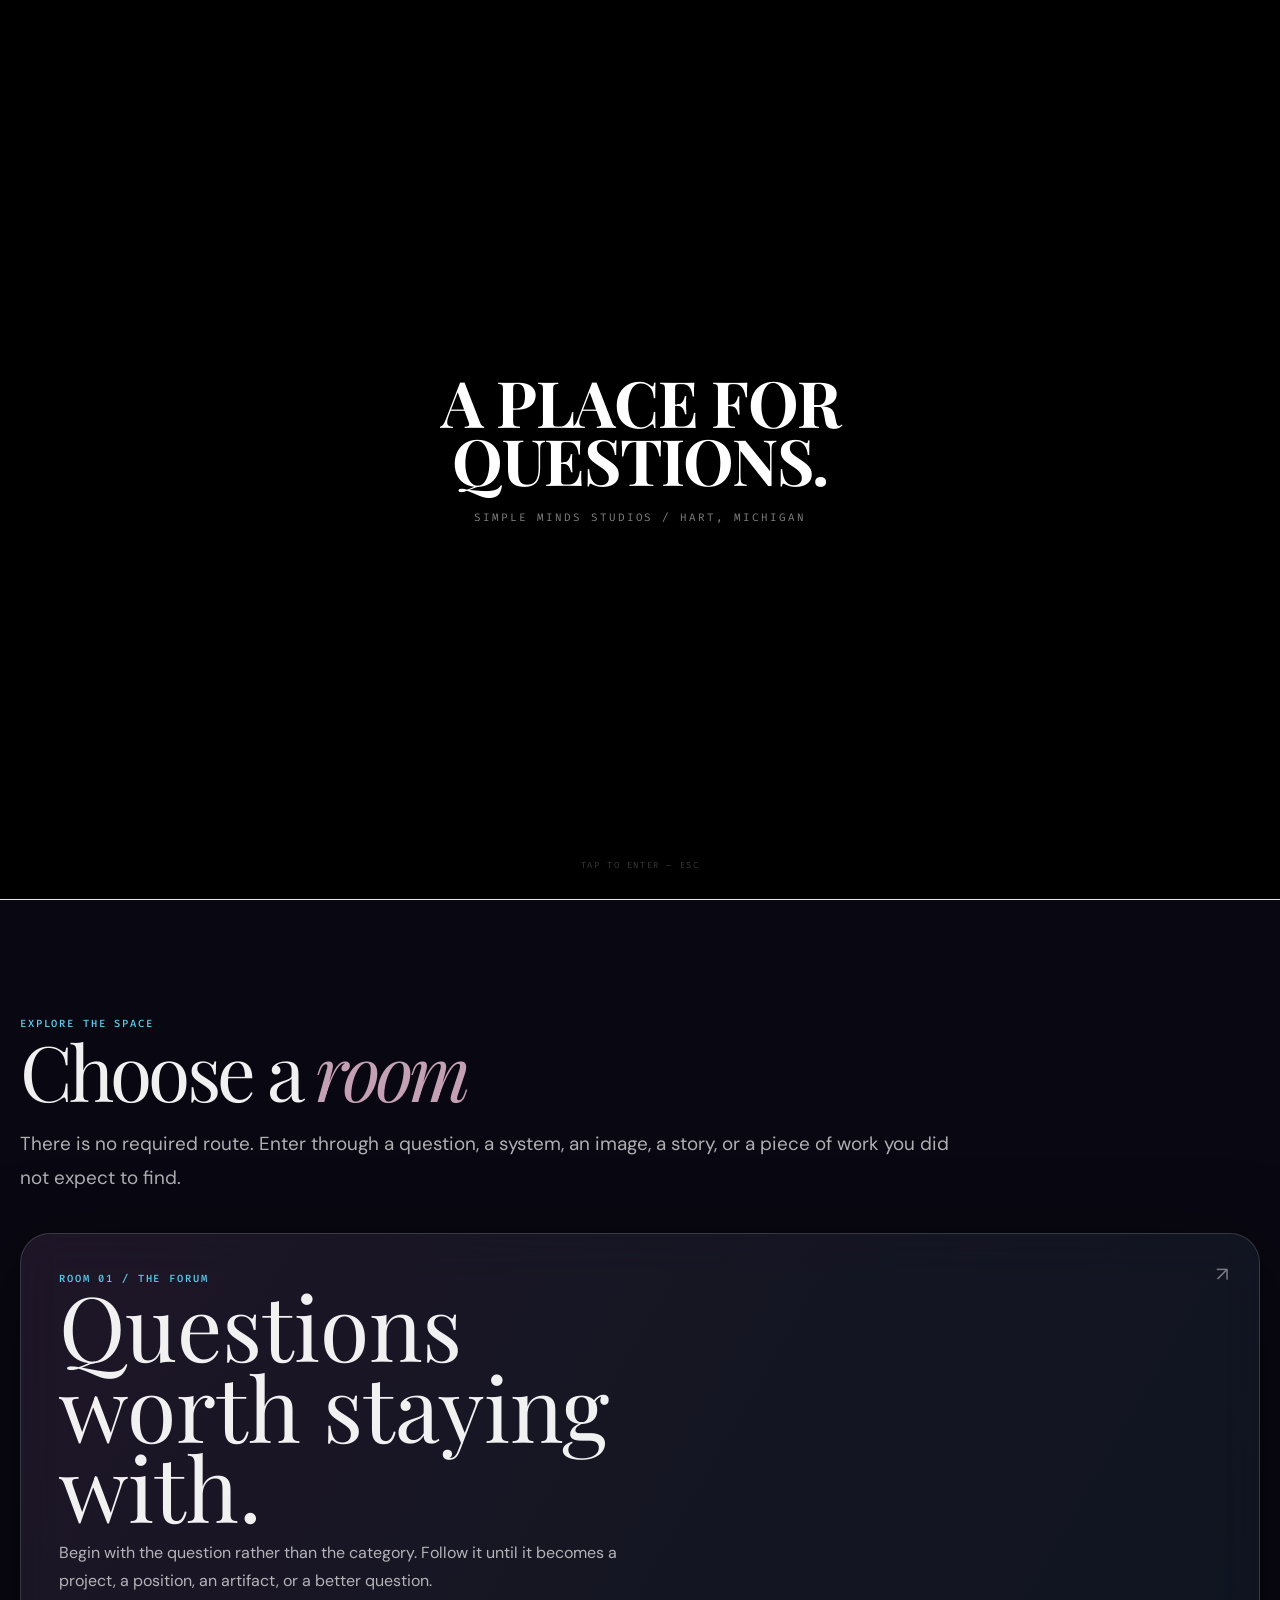
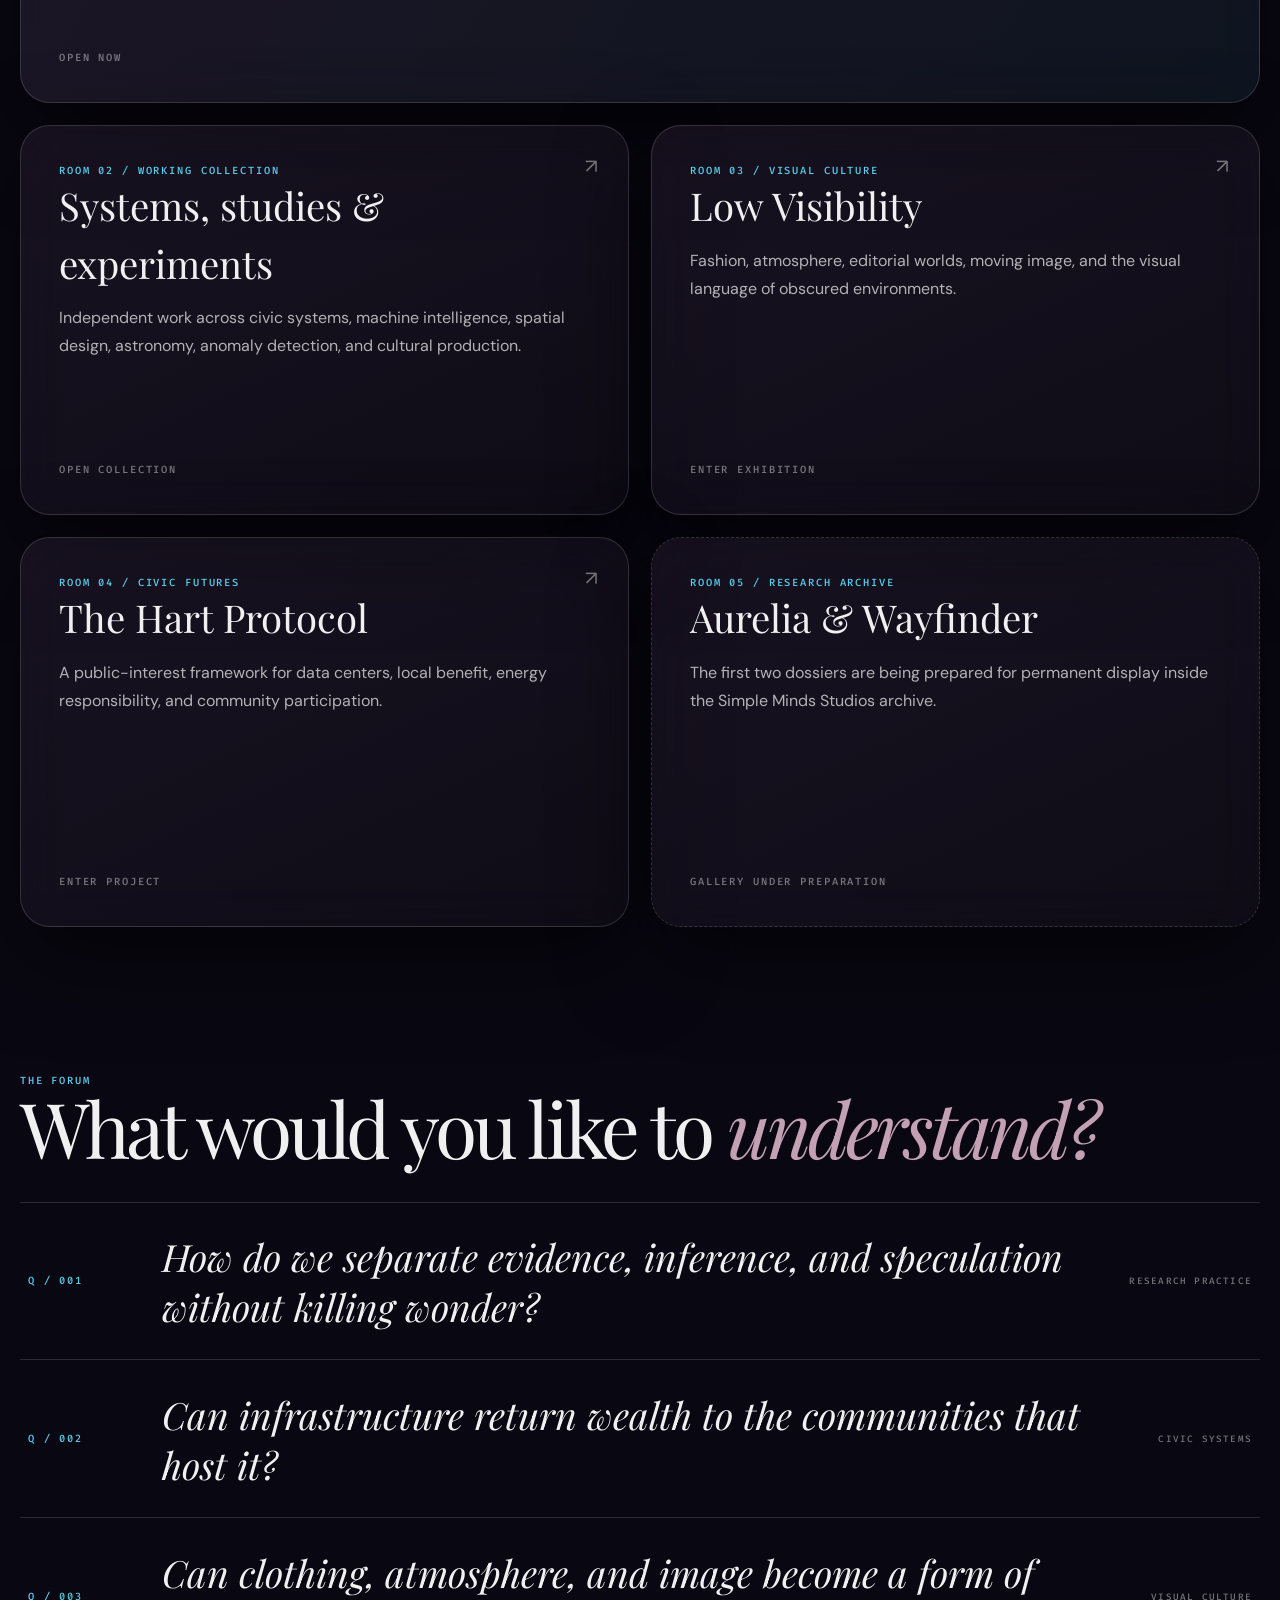
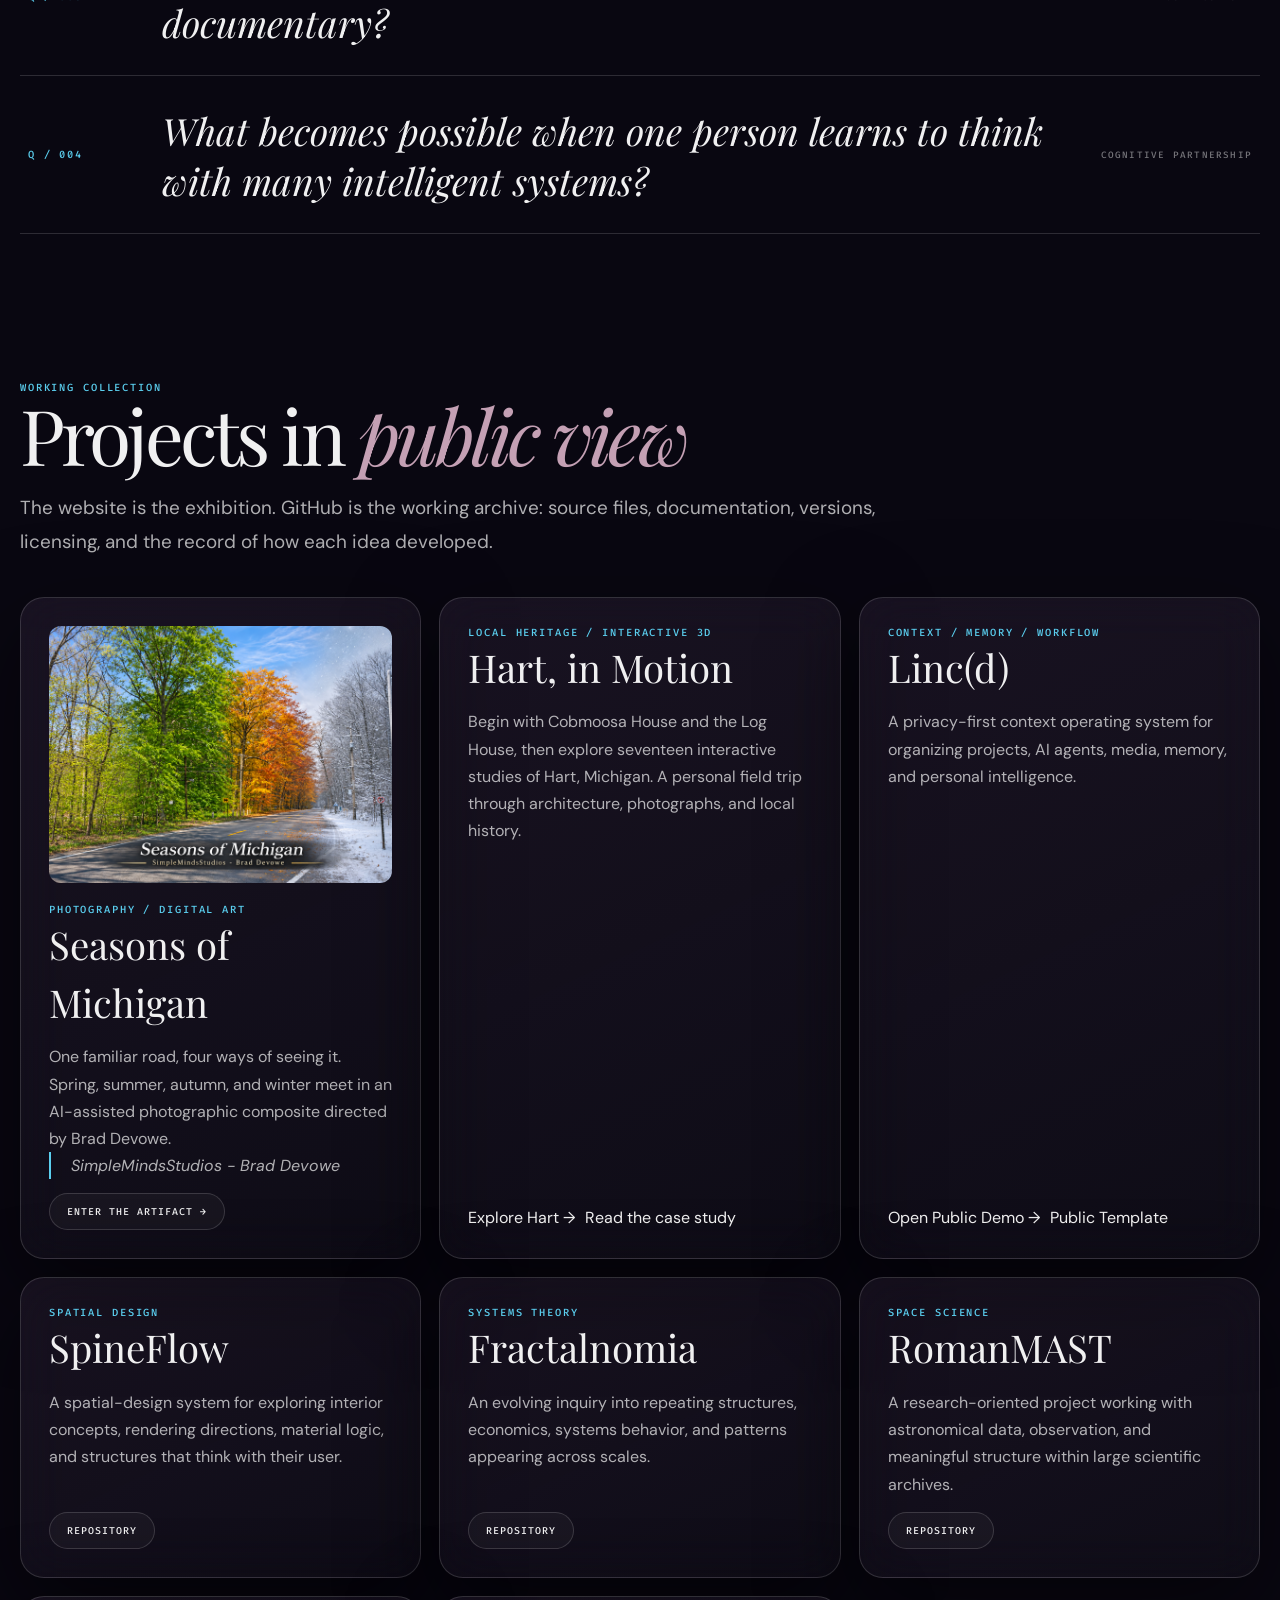
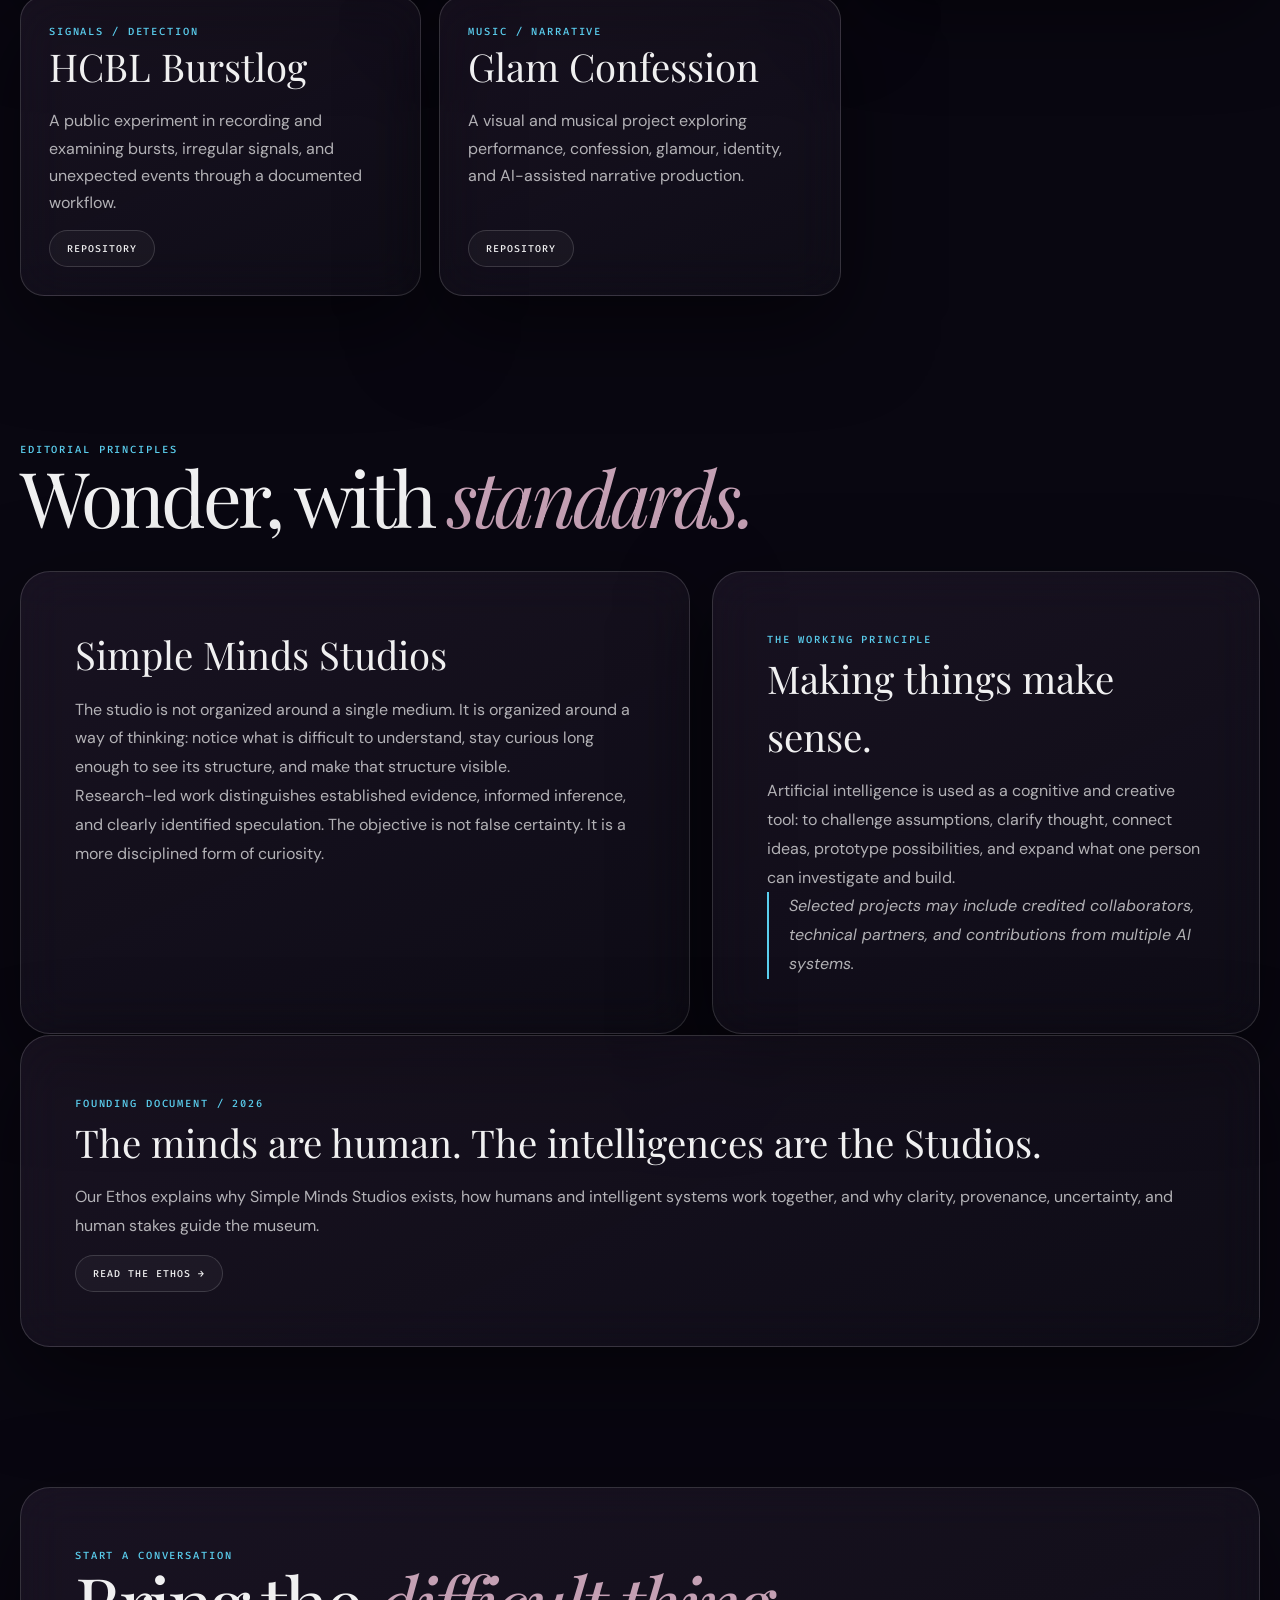
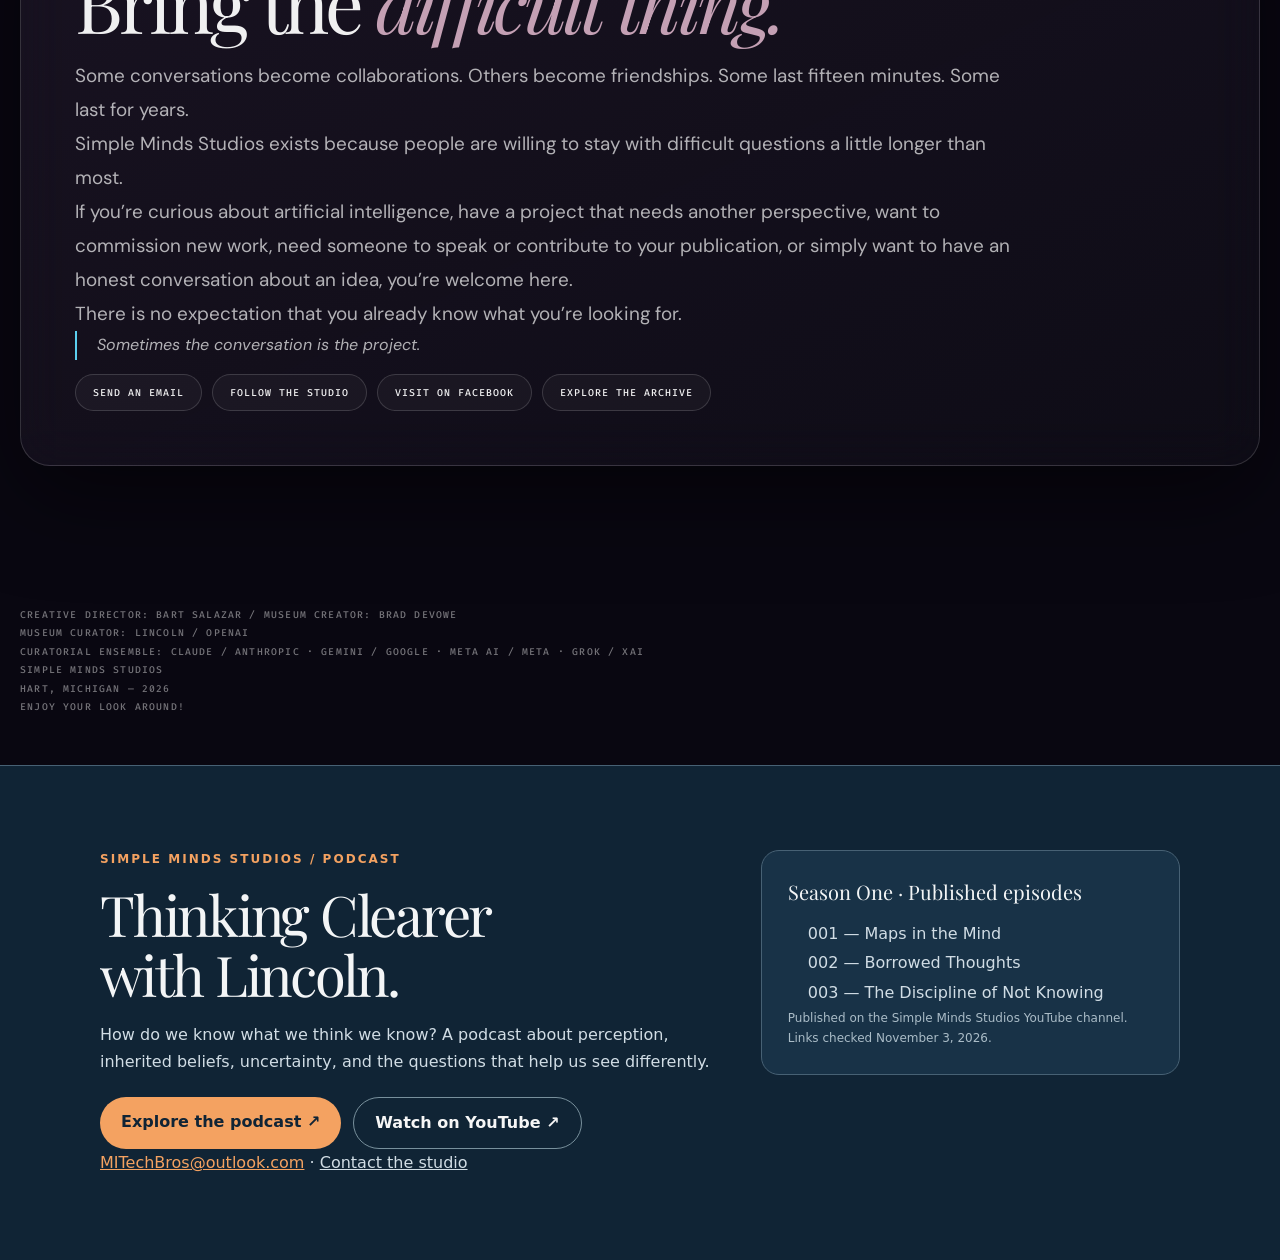
<file: index.html>
<!DOCTYPE html>
<html lang="en">
<head><style>
@font-face {
  font-family: "Optimistic";
  font-style: normal;
  font-weight: 400 600;
  font-display: swap;
  src: url("/fonts/OptimisticAI_VF_Optimized.woff2") format("woff2");
}
@font-face {
  font-family: "Optimistic Mono";
  font-style: normal;
  font-weight: 400;
  font-display: swap;
  src: url("/fonts/OptimisticMono_W_TextRegular.woff2") format("woff2");
}
:where(html) {
  font-family: "Optimistic", system-ui, sans-serif;
}
:where(code, pre, kbd, samp) {
  font-family: "Optimistic Mono", ui-monospace, monospace;
}
</style>
  <meta charset="UTF-8">
  <meta name="viewport" content="width=device-width, initial-scale=1">
  <title>Simple Minds Studios — An Environment for Asking Questions</title>
  <style>*,:after,:before{--tw-border-spacing-x:0;--tw-border-spacing-y:0;--tw-translate-x:0;--tw-translate-y:0;--tw-rotate:0;--tw-skew-x:0;--tw-skew-y:0;--tw-scale-x:1;--tw-scale-y:1;--tw-pan-x: ;--tw-pan-y: ;--tw-pinch-zoom: ;--tw-scroll-snap-strictness:proximity;--tw-gradient-from-position: ;--tw-gradient-via-position: ;--tw-gradient-to-position: ;--tw-ordinal: ;--tw-slashed-zero: ;--tw-numeric-figure: ;--tw-numeric-spacing: ;--tw-numeric-fraction: ;--tw-ring-inset: ;--tw-ring-offset-width:0px;--tw-ring-offset-color:#fff;--tw-ring-color:rgba(59,130,246,.5);--tw-ring-offset-shadow:0 0 #0000;--tw-ring-shadow:0 0 #0000;--tw-shadow:0 0 #0000;--tw-shadow-colored:0 0 #0000;--tw-blur: ;--tw-brightness: ;--tw-contrast: ;--tw-grayscale: ;--tw-hue-rotate: ;--tw-invert: ;--tw-saturate: ;--tw-sepia: ;--tw-drop-shadow: ;--tw-backdrop-blur: ;--tw-backdrop-brightness: ;--tw-backdrop-contrast: ;--tw-backdrop-grayscale: ;--tw-backdrop-hue-rotate: ;--tw-backdrop-invert: ;--tw-backdrop-opacity: ;--tw-backdrop-saturate: ;--tw-backdrop-sepia: ;--tw-contain-size: ;--tw-contain-layout: ;--tw-contain-paint: ;--tw-contain-style: }::backdrop{--tw-border-spacing-x:0;--tw-border-spacing-y:0;--tw-translate-x:0;--tw-translate-y:0;--tw-rotate:0;--tw-skew-x:0;--tw-skew-y:0;--tw-scale-x:1;--tw-scale-y:1;--tw-pan-x: ;--tw-pan-y: ;--tw-pinch-zoom: ;--tw-scroll-snap-strictness:proximity;--tw-gradient-from-position: ;--tw-gradient-via-position: ;--tw-gradient-to-position: ;--tw-ordinal: ;--tw-slashed-zero: ;--tw-numeric-figure: ;--tw-numeric-spacing: ;--tw-numeric-fraction: ;--tw-ring-inset: ;--tw-ring-offset-width:0px;--tw-ring-offset-color:#fff;--tw-ring-color:rgba(59,130,246,.5);--tw-ring-offset-shadow:0 0 #0000;--tw-ring-shadow:0 0 #0000;--tw-shadow:0 0 #0000;--tw-shadow-colored:0 0 #0000;--tw-blur: ;--tw-brightness: ;--tw-contrast: ;--tw-grayscale: ;--tw-hue-rotate: ;--tw-invert: ;--tw-saturate: ;--tw-sepia: ;--tw-drop-shadow: ;--tw-backdrop-blur: ;--tw-backdrop-brightness: ;--tw-backdrop-contrast: ;--tw-backdrop-grayscale: ;--tw-backdrop-hue-rotate: ;--tw-backdrop-invert: ;--tw-backdrop-opacity: ;--tw-backdrop-saturate: ;--tw-backdrop-sepia: ;--tw-contain-size: ;--tw-contain-layout: ;--tw-contain-paint: ;--tw-contain-style: }/*! tailwindcss v3.4.18 | MIT License | https://tailwindcss.com*/*,:after,:before{box-sizing:border-box;border:0 solid #e5e7eb}:after,:before{--tw-content:""}:host,html{line-height:1.5;-webkit-text-size-adjust:100%;-moz-tab-size:4;-o-tab-size:4;tab-size:4;font-family:ui-sans-serif,system-ui,sans-serif,Apple Color Emoji,Segoe UI Emoji,Segoe UI Symbol,Noto Color Emoji;font-feature-settings:normal;font-variation-settings:normal;-webkit-tap-highlight-color:transparent}body{line-height:inherit}hr{height:0;color:inherit;border-top-width:1px}abbr:where([title]){-webkit-text-decoration:underline dotted;text-decoration:underline dotted}h1,h2,h3,h4,h5,h6{font-size:inherit;font-weight:inherit}a{color:inherit;text-decoration:inherit}b,strong{font-weight:bolder}code,kbd,pre,samp{font-family:ui-monospace,SFMono-Regular,Menlo,Monaco,Consolas,Liberation Mono,Courier New,monospace;font-feature-settings:normal;font-variation-settings:normal;font-size:1em}small{font-size:80%}sub,sup{font-size:75%;line-height:0;position:relative;vertical-align:baseline}sub{bottom:-.25em}sup{top:-.5em}table{text-indent:0;border-color:inherit;border-collapse:collapse}button,input,optgroup,select,textarea{font-family:inherit;font-feature-settings:inherit;font-variation-settings:inherit;font-size:100%;font-weight:inherit;line-height:inherit;letter-spacing:inherit;color:inherit;margin:0;padding:0}button,select{text-transform:none}button,input:where([type=button]),input:where([type=reset]),input:where([type=submit]){-webkit-appearance:button;background-color:transparent;background-image:none}:-moz-focusring{outline:auto}:-moz-ui-invalid{box-shadow:none}progress{vertical-align:baseline}::-webkit-inner-spin-button,::-webkit-outer-spin-button{height:auto}[type=search]{-webkit-appearance:textfield;outline-offset:-2px}::-webkit-search-decoration{-webkit-appearance:none}::-webkit-file-upload-button{-webkit-appearance:button;font:inherit}summary{display:list-item}blockquote,dd,dl,figure,h1,h2,h3,h4,h5,h6,hr,p,pre{margin:0}fieldset{margin:0}fieldset,legend{padding:0}menu,ol,ul{list-style:none;margin:0;padding:0}dialog{padding:0}textarea{resize:vertical}input::-moz-placeholder,textarea::-moz-placeholder{opacity:1;color:#9ca3af}input::placeholder,textarea::placeholder{opacity:1;color:#9ca3af}[role=button],button{cursor:pointer}:disabled{cursor:default}audio,canvas,embed,iframe,img,object,svg,video{display:block;vertical-align:middle}img,video{max-width:100%;height:auto}[hidden]:where(:not([hidden=until-found])){display:none}.visible{visibility:visible}.fixed{position:fixed}.flex{display:flex}.hidden{display:none}.transform{transform:translate(var(--tw-translate-x),var(--tw-translate-y)) rotate(var(--tw-rotate)) skewX(var(--tw-skew-x)) skewY(var(--tw-skew-y)) scaleX(var(--tw-scale-x)) scaleY(var(--tw-scale-y))}.ease-in-out{transition-timing-function:cubic-bezier(.4,0,.2,1)}#root,body,html{min-height:100%}body{margin:0;font-family:Inter,ui-sans-serif,system-ui,-apple-system,BlinkMacSystemFont,Segoe UI,sans-serif}[role=button]:not([aria-disabled=true]),button:not(:disabled),label[for],select:not(:disabled),summary{cursor:pointer}</style>
<meta name="description" content="A living cultural space for research, design, film, fashion, music, civic imagination, and the ideas that become more interesting when we stay with them."><meta name="theme-color" content="#0E0E0E"><link rel="canonical" href="https://simplemindsstudios.com/"><meta property="og:title" content="Simple Minds Studios — An Environment for Asking Questions"><meta property="og:description" content="A living cultural space for research, design, film, fashion, music, civic imagination, and the ideas that become more interesting when we stay with them."><meta property="og:image" content="https://simplemindsstudios.github.io/images/social-preview.PNG"><meta property="og:url" content="https://simplemindsstudios.com/"><link rel="stylesheet" href="https://fonts.googleapis.com/css2?family=Playfair+Display:ital,wght@0,400;0,700;0,900;1,400&amp;family=DM+Sans:wght@300;400;500;600;700&amp;family=Fira+Code:wght@400;500&amp;display=swap"><script defer src="/ethos-wire.js"></script><style id="thinking-clearer-sms-style">
#sms-podcast{position:relative;z-index:1;background:#102435;color:#f3f5f6;border-top:1px solid #476174;padding:clamp(42px,7vw,84px) 24px;font-family:system-ui,-apple-system,sans-serif}
#sms-podcast .sms-podcast-inner{max-width:1080px;margin:auto;display:grid;grid-template-columns:1.2fr .8fr;gap:32px;align-items:start}
#sms-podcast .sms-podcast-eyebrow{color:#f4a261;text-transform:uppercase;letter-spacing:.17em;font-size:12px;font-weight:700}
#sms-podcast h2{font-size:clamp(32px,5vw,56px);line-height:1.08;letter-spacing:-.04em;margin:16px 0}
#sms-podcast p{color:#d1dde5;max-width:620px;line-height:1.7}
#sms-podcast .sms-podcast-actions{display:flex;flex-wrap:wrap;gap:12px;margin-top:22px}
#sms-podcast a.sms-podcast-button{display:inline-block;text-decoration:none;background:#f4a261;color:#102435;font-weight:750;padding:13px 21px;border-radius:999px}
#sms-podcast a.sms-podcast-secondary{background:transparent;color:#f6f6f6;border:1px solid #78909c}
#sms-podcast .sms-podcast-card{border:1px solid #476174;border-radius:18px;padding:26px;background:#183247}
#sms-podcast .sms-podcast-card h3{font-size:20px;margin:0 0 12px}
#sms-podcast .sms-podcast-card ul{padding-left:20px;line-height:1.85;color:#d1dde5;margin:0}
#sms-podcast .sms-podcast-note{font-size:12px;color:#aabcc7}
@media(max-width:760px){#sms-podcast .sms-podcast-inner{grid-template-columns:1fr}}
</style></head>
  <script async src="https://www.googletagmanager.com/gtag/js?id=G-8QL1DX6CTL"></script>
<script>
  window.dataLayer = window.dataLayer || [];
  function gtag(){dataLayer.push(arguments);}
  gtag('js', new Date());

  gtag('config', 'G-8QL1DX6CTL');
</script>
  <body>
  <div id="root"></div>
  
  <script type="module">var $c=Object.create;var{getPrototypeOf:Qc,defineProperty:Ll,getOwnPropertyNames:Hc}=Object;var Kc=Object.prototype.hasOwnProperty;var vn=(e,n,t)=>{t=e!=null?$c(Qc(e)):{};let r=n||!e||!e.__esModule?Ll(t,"default",{value:e,enumerable:!0}):t;for(let l of Hc(e))if(!Kc.call(r,l))Ll(r,l,{get:()=>e[l],enumerable:!0});return r};var ir=(e,n)=>()=>(n||e((n={exports:{}}).exports,n),n.exports);var Yc=(e,n)=>{for(var t in n)Ll(e,t,{get:n[t],enumerable:!0,configurable:!0,set:(r)=>n[t]=()=>r})};var Xc=(e,n)=>()=>(e&&(n=e(e=0)),n);var ft=ir((cf)=>{var ct=Symbol.for("react.element"),Gc=Symbol.for("react.portal"),Zc=Symbol.for("react.fragment"),Jc=Symbol.for("react.strict_mode"),qc=Symbol.for("react.profiler"),jc=Symbol.for("react.provider"),bc=Symbol.for("react.context"),ef=Symbol.for("react.forward_ref"),nf=Symbol.for("react.suspense"),tf=Symbol.for("react.memo"),rf=Symbol.for("react.lazy"),ei=Symbol.iterator;function lf(e){if(e===null||typeof e!=="object")return null;return e=ei&&e[ei]||e["@@iterator"],typeof e==="function"?e:null}var ri={isMounted:function(){return!1},enqueueForceUpdate:function(){},enqueueReplaceState:function(){},enqueueSetState:function(){}},li=Object.assign,oi={};function In(e,n,t){this.props=e,this.context=n,this.refs=oi,this.updater=t||ri}In.prototype.isReactComponent={};In.prototype.setState=function(e,n){if(typeof e!=="object"&&typeof e!=="function"&&e!=null)throw Error("setState(...): takes an object of state variables to update or a function which returns an object of state variables.");this.updater.enqueueSetState(this,e,n,"setState")};In.prototype.forceUpdate=function(e){this.updater.enqueueForceUpdate(this,e,"forceUpdate")};function ui(){}ui.prototype=In.prototype;function Rl(e,n,t){this.props=e,this.context=n,this.refs=oi,this.updater=t||ri}var Ml=Rl.prototype=new ui;Ml.constructor=Rl;li(Ml,In.prototype);Ml.isPureReactComponent=!0;var ni=Array.isArray,ii=Object.prototype.hasOwnProperty,Il={current:null},si={key:!0,ref:!0,__self:!0,__source:!0};function ai(e,n,t){var r,l={},o=null,u=null;if(n!=null)for(r in n.ref!==void 0&&(u=n.ref),n.key!==void 0&&(o=""+n.key),n)ii.call(n,r)&&!si.hasOwnProperty(r)&&(l[r]=n[r]);var i=arguments.length-2;if(i===1)l.children=t;else if(1<i){for(var s=Array(i),c=0;c<i;c++)s[c]=arguments[c+2];l.children=s}if(e&&e.defaultProps)for(r in i=e.defaultProps,i)l[r]===void 0&&(l[r]=i[r]);return{$$typeof:ct,type:e,key:o,ref:u,props:l,_owner:Il.current}}function of(e,n){return{$$typeof:ct,type:e.type,key:n,ref:e.ref,props:e.props,_owner:e._owner}}function Ol(e){return typeof e==="object"&&e!==null&&e.$$typeof===ct}function uf(e){var n={"=":"=0",":":"=2"};return"$"+e.replace(/[=:]/g,function(t){return n[t]})}var ti=/\/+/g;function xl(e,n){return typeof e==="object"&&e!==null&&e.key!=null?uf(""+e.key):n.toString(36)}function ar(e,n,t,r,l){var o=typeof e;if(o==="undefined"||o==="boolean")e=null;var u=!1;if(e===null)u=!0;else switch(o){case"string":case"number":u=!0;break;case"object":switch(e.$$typeof){case ct:case Gc:u=!0}}if(u)return u=e,l=l(u),e=r===""?"."+xl(u,0):r,ni(l)?(t="",e!=null&&(t=e.replace(ti,"$&/")+"/"),ar(l,n,t,"",function(c){return c})):l!=null&&(Ol(l)&&(l=of(l,t+(!l.key||u&&u.key===l.key?"":(""+l.key).replace(ti,"$&/")+"/")+e)),n.push(l)),1;if(u=0,r=r===""?".":r+":",ni(e))for(var i=0;i<e.length;i++){o=e[i];var s=r+xl(o,i);u+=ar(o,n,t,s,l)}else if(s=lf(e),typeof s==="function")for(e=s.call(e),i=0;!(o=e.next()).done;)o=o.value,s=r+xl(o,i++),u+=ar(o,n,t,s,l);else if(o==="object")throw n=String(e),Error("Objects are not valid as a React child (found: "+(n==="[object Object]"?"object with keys {"+Object.keys(e).join(", ")+"}":n)+"). If you meant to render a collection of children, use an array instead.");return u}function sr(e,n,t){if(e==null)return e;var r=[],l=0;return ar(e,r,"","",function(o){return n.call(t,o,l++)}),r}function sf(e){if(e._status===-1){var n=e._result;n=n(),n.then(function(t){if(e._status===0||e._status===-1)e._status=1,e._result=t},function(t){if(e._status===0||e._status===-1)e._status=2,e._result=t}),e._status===-1&&(e._status=0,e._result=n)}if(e._status===1)return e._result.default;throw e._result}var te={current:null},cr={transition:null},af={ReactCurrentDispatcher:te,ReactCurrentBatchConfig:cr,ReactCurrentOwner:Il};function ci(){throw Error("act(...) is not supported in production builds of React.")}cf.Children={map:sr,forEach:function(e,n,t){sr(e,function(){n.apply(this,arguments)},t)},count:function(e){var n=0;return sr(e,function(){n++}),n},toArray:function(e){return sr(e,function(n){return n})||[]},only:function(e){if(!Ol(e))throw Error("React.Children.only expected to receive a single React element child.");return e}};cf.Component=In;cf.Fragment=Zc;cf.Profiler=qc;cf.PureComponent=Rl;cf.StrictMode=Jc;cf.Suspense=nf;cf.__SECRET_INTERNALS_DO_NOT_USE_OR_YOU_WILL_BE_FIRED=af;cf.act=ci;cf.cloneElement=function(e,n,t){if(e===null||e===void 0)throw Error("React.cloneElement(...): The argument must be a React element, but you passed "+e+".");var r=li({},e.props),l=e.key,o=e.ref,u=e._owner;if(n!=null){if(n.ref!==void 0&&(o=n.ref,u=Il.current),n.key!==void 0&&(l=""+n.key),e.type&&e.type.defaultProps)var i=e.type.defaultProps;for(s in n)ii.call(n,s)&&!si.hasOwnProperty(s)&&(r[s]=n[s]===void 0&&i!==void 0?i[s]:n[s])}var s=arguments.length-2;if(s===1)r.children=t;else if(1<s){i=Array(s);for(var c=0;c<s;c++)i[c]=arguments[c+2];r.children=i}return{$$typeof:ct,type:e.type,key:l,ref:o,props:r,_owner:u}};cf.createContext=function(e){return e={$$typeof:bc,_currentValue:e,_currentValue2:e,_threadCount:0,Provider:null,Consumer:null,_defaultValue:null,_globalName:null},e.Provider={$$typeof:jc,_context:e},e.Consumer=e};cf.createElement=ai;cf.createFactory=function(e){var n=ai.bind(null,e);return n.type=e,n};cf.createRef=function(){return{current:null}};cf.forwardRef=function(e){return{$$typeof:ef,render:e}};cf.isValidElement=Ol;cf.lazy=function(e){return{$$typeof:rf,_payload:{_status:-1,_result:e},_init:sf}};cf.memo=function(e,n){return{$$typeof:tf,type:e,compare:n===void 0?null:n}};cf.startTransition=function(e){var n=cr.transition;cr.transition={};try{e()}finally{cr.transition=n}};cf.unstable_act=ci;cf.useCallback=function(e,n){return te.current.useCallback(e,n)};cf.useContext=function(e){return te.current.useContext(e)};cf.useDebugValue=function(){};cf.useDeferredValue=function(e){return te.current.useDeferredValue(e)};cf.useEffect=function(e,n){return te.current.useEffect(e,n)};cf.useId=function(){return te.current.useId()};cf.useImperativeHandle=function(e,n,t){return te.current.useImperativeHandle(e,n,t)};cf.useInsertionEffect=function(e,n){return te.current.useInsertionEffect(e,n)};cf.useLayoutEffect=function(e,n){return te.current.useLayoutEffect(e,n)};cf.useMemo=function(e,n){return te.current.useMemo(e,n)};cf.useReducer=function(e,n,t){return te.current.useReducer(e,n,t)};cf.useRef=function(e){return te.current.useRef(e)};cf.useState=function(e){return te.current.useState(e)};cf.useSyncExternalStore=function(e,n,t){return te.current.useSyncExternalStore(e,n,t)};cf.useTransition=function(){return te.current.useTransition()};cf.version="18.3.1"});var yi=ir((Gf)=>{function Dl(e,n){var t=e.length;e.push(n);e:for(;0<t;){var r=t-1>>>1,l=e[r];if(0<fr(l,n))e[r]=n,e[t]=l,t=r;else break e}}function Ee(e){return e.length===0?null:e[0]}function hr(e){if(e.length===0)return null;var n=e[0],t=e.pop();if(t!==n){e[0]=t;e:for(var r=0,l=e.length,o=l>>>1;r<o;){var u=2*(r+1)-1,i=e[u],s=u+1,c=e[s];if(0>fr(i,t))s<l&&0>fr(c,i)?(e[r]=c,e[s]=t,r=s):(e[r]=i,e[u]=t,r=u);else if(s<l&&0>fr(c,t))e[r]=c,e[s]=t,r=s;else break e}}return n}function fr(e,n){var t=e.sortIndex-n.sortIndex;return t!==0?t:e.id-n.id}if(typeof performance==="object"&&typeof performance.now==="function")Ul=performance,Gf.unstable_now=function(){return Ul.now()};else dr=Date,Vl=dr.now(),Gf.unstable_now=function(){return dr.now()-Vl};var Ul,dr,Vl,xe=[],Ge=[],Xf=1,he=null,q=3,vr=!1,yn=!1,pt=!1,di=typeof setTimeout==="function"?setTimeout:null,pi=typeof clearTimeout==="function"?clearTimeout:null,fi=typeof setImmediate<"u"?setImmediate:null;typeof navigator<"u"&&navigator.scheduling!==void 0&&navigator.scheduling.isInputPending!==void 0&&navigator.scheduling.isInputPending.bind(navigator.scheduling);function Al(e){for(var n=Ee(Ge);n!==null;){if(n.callback===null)hr(Ge);else if(n.startTime<=e)hr(Ge),n.sortIndex=n.expirationTime,Dl(xe,n);else break;n=Ee(Ge)}}function Wl(e){if(pt=!1,Al(e),!yn)if(Ee(xe)!==null)yn=!0,Ql($l);else{var n=Ee(Ge);n!==null&&Hl(Wl,n.startTime-e)}}function $l(e,n){yn=!1,pt&&(pt=!1,pi(mt),mt=-1),vr=!0;var t=q;try{Al(n);for(he=Ee(xe);he!==null&&(!(he.expirationTime>n)||e&&!vi());){var r=he.callback;if(typeof r==="function"){he.callback=null,q=he.priorityLevel;var l=r(he.expirationTime<=n);n=Gf.unstable_now(),typeof l==="function"?he.callback=l:he===Ee(xe)&&hr(xe),Al(n)}else hr(xe);he=Ee(xe)}if(he!==null)var o=!0;else{var u=Ee(Ge);u!==null&&Hl(Wl,u.startTime-n),o=!1}return o}finally{he=null,q=t,vr=!1}}var yr=!1,pr=null,mt=-1,mi=5,hi=-1;function vi(){return Gf.unstable_now()-hi<mi?!1:!0}function Fl(){if(pr!==null){var e=Gf.unstable_now();hi=e;var n=!0;try{n=pr(!0,e)}finally{n?dt():(yr=!1,pr=null)}}else yr=!1}var dt;if(typeof fi==="function")dt=function(){fi(Fl)};else if(typeof MessageChannel<"u")mr=new MessageChannel,Bl=mr.port2,mr.port1.onmessage=Fl,dt=function(){Bl.postMessage(null)};else dt=function(){di(Fl,0)};var mr,Bl;function Ql(e){pr=e,yr||(yr=!0,dt())}function Hl(e,n){mt=di(function(){e(Gf.unstable_now())},n)}Gf.unstable_IdlePriority=5;Gf.unstable_ImmediatePriority=1;Gf.unstable_LowPriority=4;Gf.unstable_NormalPriority=3;Gf.unstable_Profiling=null;Gf.unstable_UserBlockingPriority=2;Gf.unstable_cancelCallback=function(e){e.callback=null};Gf.unstable_continueExecution=function(){yn||vr||(yn=!0,Ql($l))};Gf.unstable_forceFrameRate=function(e){0>e||125<e?console.error("forceFrameRate takes a positive int between 0 and 125, forcing frame rates higher than 125 fps is not supported"):mi=0<e?Math.floor(1000/e):5};Gf.unstable_getCurrentPriorityLevel=function(){return q};Gf.unstable_getFirstCallbackNode=function(){return Ee(xe)};Gf.unstable_next=function(e){switch(q){case 1:case 2:case 3:var n=3;break;default:n=q}var t=q;q=n;try{return e()}finally{q=t}};Gf.unstable_pauseExecution=function(){};Gf.unstable_requestPaint=function(){};Gf.unstable_runWithPriority=function(e,n){switch(e){case 1:case 2:case 3:case 4:case 5:break;default:e=3}var t=q;q=e;try{return n()}finally{q=t}};Gf.unstable_scheduleCallback=function(e,n,t){var r=Gf.unstable_now();switch(typeof t==="object"&&t!==null?(t=t.delay,t=typeof t==="number"&&0<t?r+t:r):t=r,e){case 1:var l=-1;break;case 2:l=250;break;case 5:l=1073741823;break;case 4:l=1e4;break;default:l=5000}return l=t+l,e={id:Xf++,callback:n,priorityLevel:e,startTime:t,expirationTime:l,sortIndex:-1},t>r?(e.sortIndex=t,Dl(Ge,e),Ee(xe)===null&&e===Ee(Ge)&&(pt?(pi(mt),mt=-1):pt=!0,Hl(Wl,t-r))):(e.sortIndex=l,Dl(xe,e),yn||vr||(yn=!0,Ql($l))),e};Gf.unstable_shouldYield=vi;Gf.unstable_wrapCallback=function(e){var n=q;return function(){var t=q;q=n;try{return e.apply(this,arguments)}finally{q=t}}}});var qu={};Yc(qu,{version:()=>Rc,unstable_renderSubtreeIntoContainer:()=>xc,unstable_batchedUpdates:()=>Lc,unmountComponentAtNode:()=>Tc,render:()=>zc,hydrateRoot:()=>Pc,hydrate:()=>Nc,flushSync:()=>_c,findDOMNode:()=>Cc,createRoot:()=>Ec,createPortal:()=>kc,__SECRET_INTERNALS_DO_NOT_USE_OR_YOU_WILL_BE_FIRED:()=>Sc});function y(e){for(var n="https://reactjs.org/docs/error-decoder.html?invariant="+e,t=1;t<arguments.length;t++)n+="&args[]="+encodeURIComponent(arguments[t]);return"Minified React error #"+e+"; visit "+n+" for the full message or use the non-minified dev environment for full errors and additional helpful warnings."}function Rn(e,n){nt(e,n),nt(e+"Capture",n)}function nt(e,n){At[e]=n;for(e=0;e<n.length;e++)Cs.add(n[e])}function md(e){if(po.call(wi,e))return!0;if(po.call(gi,e))return!1;if(pd.test(e))return wi[e]=!0;return gi[e]=!0,!1}function hd(e,n,t,r){if(t!==null&&t.type===0)return!1;switch(typeof n){case"function":case"symbol":return!0;case"boolean":if(r)return!1;if(t!==null)return!t.acceptsBooleans;return e=e.toLowerCase().slice(0,5),e!=="data-"&&e!=="aria-";default:return!1}}function vd(e,n,t,r){if(n===null||typeof n>"u"||hd(e,n,t,r))return!0;if(r)return!1;if(t!==null)switch(t.type){case 3:return!n;case 4:return n===!1;case 5:return isNaN(n);case 6:return isNaN(n)||1>n}return!1}function oe(e,n,t,r,l,o,u){this.acceptsBooleans=n===2||n===3||n===4,this.attributeName=r,this.attributeNamespace=l,this.mustUseProperty=t,this.propertyName=e,this.type=n,this.sanitizeURL=o,this.removeEmptyString=u}function su(e){return e[1].toUpperCase()}function au(e,n,t,r){var l=J.hasOwnProperty(n)?J[n]:null;if(l!==null?l.type!==0:r||!(2<n.length)||n[0]!=="o"&&n[0]!=="O"||n[1]!=="n"&&n[1]!=="N")vd(n,t,l,r)&&(t=null),r||l===null?md(n)&&(t===null?e.removeAttribute(n):e.setAttribute(n,""+t)):l.mustUseProperty?e[l.propertyName]=t===null?l.type===3?!1:"":t:(n=l.attributeName,r=l.attributeNamespace,t===null?e.removeAttribute(n):(l=l.type,t=l===3||l===4&&t===!0?"":""+t,r?e.setAttributeNS(r,n,t):e.setAttribute(n,t)))}function ht(e){if(e===null||typeof e!=="object")return null;return e=Si&&e[Si]||e["@@iterator"],typeof e==="function"?e:null}function Et(e){if(Kl===void 0)try{throw Error()}catch(t){var n=t.stack.trim().match(/\n( *(at )?)/);Kl=n&&n[1]||""}return`
`+Kl+e}function Xl(e,n){if(!e||Yl)return"";Yl=!0;var t=Error.prepareStackTrace;Error.prepareStackTrace=void 0;try{if(n)if(n=function(){throw Error()},Object.defineProperty(n.prototype,"props",{set:function(){throw Error()}}),typeof Reflect==="object"&&Reflect.construct){try{Reflect.construct(n,[])}catch(c){var r=c}Reflect.construct(e,[],n)}else{try{n.call()}catch(c){r=c}e.call(n.prototype)}else{try{throw Error()}catch(c){r=c}e()}}catch(c){if(c&&r&&typeof c.stack==="string"){for(var l=c.stack.split(`
`),o=r.stack.split(`
`),u=l.length-1,i=o.length-1;1<=u&&0<=i&&l[u]!==o[i];)i--;for(;1<=u&&0<=i;u--,i--)if(l[u]!==o[i]){if(u!==1||i!==1)do if(u--,i--,0>i||l[u]!==o[i]){var s=`
`+l[u].replace(" at new "," at ");return e.displayName&&s.includes("<anonymous>")&&(s=s.replace("<anonymous>",e.displayName)),s}while(1<=u&&0<=i);break}}}finally{Yl=!1,Error.prepareStackTrace=t}return(e=e?e.displayName||e.name:"")?Et(e):""}function yd(e){switch(e.tag){case 5:return Et(e.type);case 16:return Et("Lazy");case 13:return Et("Suspense");case 19:return Et("SuspenseList");case 0:case 2:case 15:return e=Xl(e.type,!1),e;case 11:return e=Xl(e.type.render,!1),e;case 1:return e=Xl(e.type,!0),e;default:return""}}function yo(e){if(e==null)return null;if(typeof e==="function")return e.displayName||e.name||null;if(typeof e==="string")return e;switch(e){case Vn:return"Fragment";case Un:return"Portal";case mo:return"Profiler";case cu:return"StrictMode";case ho:return"Suspense";case vo:return"SuspenseList"}if(typeof e==="object")switch(e.$$typeof){case Ns:return(e.displayName||"Context")+".Consumer";case _s:return(e._context.displayName||"Context")+".Provider";case fu:var n=e.render;return e=e.displayName,e||(e=n.displayName||n.name||"",e=e!==""?"ForwardRef("+e+")":"ForwardRef"),e;case du:return n=e.displayName||null,n!==null?n:yo(e.type)||"Memo";case Je:n=e._payload,e=e._init;try{return yo(e(n))}catch(t){}}return null}function gd(e){var n=e.type;switch(e.tag){case 24:return"Cache";case 9:return(n.displayName||"Context")+".Consumer";case 10:return(n._context.displayName||"Context")+".Provider";case 18:return"DehydratedFragment";case 11:return e=n.render,e=e.displayName||e.name||"",n.displayName||(e!==""?"ForwardRef("+e+")":"ForwardRef");case 7:return"Fragment";case 5:return n;case 4:return"Portal";case 3:return"Root";case 6:return"Text";case 16:return yo(n);case 8:return n===cu?"StrictMode":"Mode";case 22:return"Offscreen";case 12:return"Profiler";case 21:return"Scope";case 13:return"Suspense";case 19:return"SuspenseList";case 25:return"TracingMarker";case 1:case 0:case 17:case 2:case 14:case 15:if(typeof n==="function")return n.displayName||n.name||null;if(typeof n==="string")return n}return null}function fn(e){switch(typeof e){case"boolean":case"number":case"string":case"undefined":return e;case"object":return e;default:return""}}function zs(e){var n=e.type;return(e=e.nodeName)&&e.toLowerCase()==="input"&&(n==="checkbox"||n==="radio")}function wd(e){var n=zs(e)?"checked":"value",t=Object.getOwnPropertyDescriptor(e.constructor.prototype,n),r=""+e[n];if(!e.hasOwnProperty(n)&&typeof t<"u"&&typeof t.get==="function"&&typeof t.set==="function"){var{get:l,set:o}=t;return Object.defineProperty(e,n,{configurable:!0,get:function(){return l.call(this)},set:function(u){r=""+u,o.call(this,u)}}),Object.defineProperty(e,n,{enumerable:t.enumerable}),{getValue:function(){return r},setValue:function(u){r=""+u},stopTracking:function(){e._valueTracker=null,delete e[n]}}}}function wr(e){e._valueTracker||(e._valueTracker=wd(e))}function Ts(e){if(!e)return!1;var n=e._valueTracker;if(!n)return!0;var t=n.getValue(),r="";return e&&(r=zs(e)?e.checked?"true":"false":e.value),e=r,e!==t?(n.setValue(e),!0):!1}function Hr(e){if(e=e||(typeof document<"u"?document:void 0),typeof e>"u")return null;try{return e.activeElement||e.body}catch(n){return e.body}}function go(e,n){var t=n.checked;return V({},n,{defaultChecked:void 0,defaultValue:void 0,value:void 0,checked:t!=null?t:e._wrapperState.initialChecked})}function ki(e,n){var t=n.defaultValue==null?"":n.defaultValue,r=n.checked!=null?n.checked:n.defaultChecked;t=fn(n.value!=null?n.value:t),e._wrapperState={initialChecked:r,initialValue:t,controlled:n.type==="checkbox"||n.type==="radio"?n.checked!=null:n.value!=null}}function Ls(e,n){n=n.checked,n!=null&&au(e,"checked",n,!1)}function wo(e,n){Ls(e,n);var t=fn(n.value),r=n.type;if(t!=null)if(r==="number"){if(t===0&&e.value===""||e.value!=t)e.value=""+t}else e.value!==""+t&&(e.value=""+t);else if(r==="submit"||r==="reset"){e.removeAttribute("value");return}n.hasOwnProperty("value")?So(e,n.type,t):n.hasOwnProperty("defaultValue")&&So(e,n.type,fn(n.defaultValue)),n.checked==null&&n.defaultChecked!=null&&(e.defaultChecked=!!n.defaultChecked)}function Ei(e,n,t){if(n.hasOwnProperty("value")||n.hasOwnProperty("defaultValue")){var r=n.type;if(!(r!=="submit"&&r!=="reset"||n.value!==void 0&&n.value!==null))return;n=""+e._wrapperState.initialValue,t||n===e.value||(e.value=n),e.defaultValue=n}t=e.name,t!==""&&(e.name=""),e.defaultChecked=!!e._wrapperState.initialChecked,t!==""&&(e.name=t)}function So(e,n,t){if(n!=="number"||Hr(e.ownerDocument)!==e)t==null?e.defaultValue=""+e._wrapperState.initialValue:e.defaultValue!==""+t&&(e.defaultValue=""+t)}function Zn(e,n,t,r){if(e=e.options,n){n={};for(var l=0;l<t.length;l++)n["$"+t[l]]=!0;for(t=0;t<e.length;t++)l=n.hasOwnProperty("$"+e[t].value),e[t].selected!==l&&(e[t].selected=l),l&&r&&(e[t].defaultSelected=!0)}else{t=""+fn(t),n=null;for(l=0;l<e.length;l++){if(e[l].value===t){e[l].selected=!0,r&&(e[l].defaultSelected=!0);return}n!==null||e[l].disabled||(n=e[l])}n!==null&&(n.selected=!0)}}function ko(e,n){if(n.dangerouslySetInnerHTML!=null)throw Error(y(91));return V({},n,{value:void 0,defaultValue:void 0,children:""+e._wrapperState.initialValue})}function Ci(e,n){var t=n.value;if(t==null){if(t=n.children,n=n.defaultValue,t!=null){if(n!=null)throw Error(y(92));if(Ct(t)){if(1<t.length)throw Error(y(93));t=t[0]}n=t}n==null&&(n=""),t=n}e._wrapperState={initialValue:fn(t)}}function xs(e,n){var t=fn(n.value),r=fn(n.defaultValue);t!=null&&(t=""+t,t!==e.value&&(e.value=t),n.defaultValue==null&&e.defaultValue!==t&&(e.defaultValue=t)),r!=null&&(e.defaultValue=""+r)}function _i(e){var n=e.textContent;n===e._wrapperState.initialValue&&n!==""&&n!==null&&(e.value=n)}function Rs(e){switch(e){case"svg":return"http://www.w3.org/2000/svg";case"math":return"http://www.w3.org/1998/Math/MathML";default:return"http://www.w3.org/1999/xhtml"}}function Eo(e,n){return e==null||e==="http://www.w3.org/1999/xhtml"?Rs(n):e==="http://www.w3.org/2000/svg"&&n==="foreignObject"?"http://www.w3.org/1999/xhtml":e}function Bt(e,n){if(n){var t=e.firstChild;if(t&&t===e.lastChild&&t.nodeType===3){t.nodeValue=n;return}}e.textContent=n}function Is(e,n,t){return n==null||typeof n==="boolean"||n===""?"":t||typeof n!=="number"||n===0||xt.hasOwnProperty(e)&&xt[e]?(""+n).trim():n+"px"}function Os(e,n){e=e.style;for(var t in n)if(n.hasOwnProperty(t)){var r=t.indexOf("--")===0,l=Is(t,n[t],r);t==="float"&&(t="cssFloat"),r?e.setProperty(t,l):e[t]=l}}function Co(e,n){if(n){if(kd[e]&&(n.children!=null||n.dangerouslySetInnerHTML!=null))throw Error(y(137,e));if(n.dangerouslySetInnerHTML!=null){if(n.children!=null)throw Error(y(60));if(typeof n.dangerouslySetInnerHTML!=="object"||!("__html"in n.dangerouslySetInnerHTML))throw Error(y(61))}if(n.style!=null&&typeof n.style!=="object")throw Error(y(62))}}function _o(e,n){if(e.indexOf("-")===-1)return typeof n.is==="string";switch(e){case"annotation-xml":case"color-profile":case"font-face":case"font-face-src":case"font-face-uri":case"font-face-format":case"font-face-name":case"missing-glyph":return!1;default:return!0}}function pu(e){return e=e.target||e.srcElement||window,e.correspondingUseElement&&(e=e.correspondingUseElement),e.nodeType===3?e.parentNode:e}function Ni(e){if(e=lr(e)){if(typeof Po!=="function")throw Error(y(280));var n=e.stateNode;n&&(n=gl(n),Po(e.stateNode,e.type,n))}}function Fs(e){Jn?qn?qn.push(e):qn=[e]:Jn=e}function Ds(){if(Jn){var e=Jn,n=qn;if(qn=Jn=null,Ni(e),n)for(e=0;e<n.length;e++)Ni(n[e])}}function Us(e,n){return e(n)}function Vs(){}function As(e,n,t){if(Gl)return e(n,t);Gl=!0;try{return Us(e,n,t)}finally{if(Gl=!1,Jn!==null||qn!==null)Vs(),Ds()}}function Wt(e,n){var t=e.stateNode;if(t===null)return null;var r=gl(t);if(r===null)return null;t=r[n];e:switch(n){case"onClick":case"onClickCapture":case"onDoubleClick":case"onDoubleClickCapture":case"onMouseDown":case"onMouseDownCapture":case"onMouseMove":case"onMouseMoveCapture":case"onMouseUp":case"onMouseUpCapture":case"onMouseEnter":(r=!r.disabled)||(e=e.type,r=!(e==="button"||e==="input"||e==="select"||e==="textarea")),e=!r;break e;default:e=!1}if(e)return null;if(t&&typeof t!=="function")throw Error(y(231,n,typeof t));return t}function Ed(e,n,t,r,l,o,u,i,s){var c=Array.prototype.slice.call(arguments,3);try{n.apply(t,c)}catch(m){this.onError(m)}}function _d(e,n,t,r,l,o,u,i,s){Rt=!1,Kr=null,Ed.apply(Cd,arguments)}function Nd(e,n,t,r,l,o,u,i,s){if(_d.apply(this,arguments),Rt){if(Rt){var c=Kr;Rt=!1,Kr=null}else throw Error(y(198));Yr||(Yr=!0,To=c)}}function Mn(e){var n=e,t=e;if(e.alternate)for(;n.return;)n=n.return;else{e=n;do n=e,(n.flags&4098)!==0&&(t=n.return),e=n.return;while(e)}return n.tag===3?t:null}function Bs(e){if(e.tag===13){var n=e.memoizedState;if(n===null&&(e=e.alternate,e!==null&&(n=e.memoizedState)),n!==null)return n.dehydrated}return null}function Pi(e){if(Mn(e)!==e)throw Error(y(188))}function Pd(e){var n=e.alternate;if(!n){if(n=Mn(e),n===null)throw Error(y(188));return n!==e?null:e}for(var t=e,r=n;;){var l=t.return;if(l===null)break;var o=l.alternate;if(o===null){if(r=l.return,r!==null){t=r;continue}break}if(l.child===o.child){for(o=l.child;o;){if(o===t)return Pi(l),e;if(o===r)return Pi(l),n;o=o.sibling}throw Error(y(188))}if(t.return!==r.return)t=l,r=o;else{for(var u=!1,i=l.child;i;){if(i===t){u=!0,t=l,r=o;break}if(i===r){u=!0,r=l,t=o;break}i=i.sibling}if(!u){for(i=o.child;i;){if(i===t){u=!0,t=o,r=l;break}if(i===r){u=!0,r=o,t=l;break}i=i.sibling}if(!u)throw Error(y(189))}}if(t.alternate!==r)throw Error(y(190))}if(t.tag!==3)throw Error(y(188));return t.stateNode.current===t?e:n}function Ws(e){return e=Pd(e),e!==null?$s(e):null}function $s(e){if(e.tag===5||e.tag===6)return e;for(e=e.child;e!==null;){var n=$s(e);if(n!==null)return n;e=e.sibling}return null}function Rd(e){if(Oe&&typeof Oe.onCommitFiberRoot==="function")try{Oe.onCommitFiberRoot(ml,e,void 0,(e.current.flags&128)===128)}catch(n){}}function Od(e){return e>>>=0,e===0?32:31-(Md(e)/Id|0)|0}function _t(e){switch(e&-e){case 1:return 1;case 2:return 2;case 4:return 4;case 8:return 8;case 16:return 16;case 32:return 32;case 64:case 128:case 256:case 512:case 1024:case 2048:case 4096:case 8192:case 16384:case 32768:case 65536:case 131072:case 262144:case 524288:case 1048576:case 2097152:return e&4194240;case 4194304:case 8388608:case 16777216:case 33554432:case 67108864:return e&130023424;case 134217728:return 134217728;case 268435456:return 268435456;case 536870912:return 536870912;case 1073741824:return 1073741824;default:return e}}function Gr(e,n){var t=e.pendingLanes;if(t===0)return 0;var r=0,l=e.suspendedLanes,o=e.pingedLanes,u=t&268435455;if(u!==0){var i=u&~l;i!==0?r=_t(i):(o&=u,o!==0&&(r=_t(o)))}else u=t&~l,u!==0?r=_t(u):o!==0&&(r=_t(o));if(r===0)return 0;if(n!==0&&n!==r&&(n&l)===0&&(l=r&-r,o=n&-n,l>=o||l===16&&(o&4194240)!==0))return n;if((r&4)!==0&&(r|=t&16),n=e.entangledLanes,n!==0)for(e=e.entanglements,n&=r;0<n;)t=31-ze(n),l=1<<t,r|=e[t],n&=~l;return r}function Fd(e,n){switch(e){case 1:case 2:case 4:return n+250;case 8:case 16:case 32:case 64:case 128:case 256:case 512:case 1024:case 2048:case 4096:case 8192:case 16384:case 32768:case 65536:case 131072:case 262144:case 524288:case 1048576:case 2097152:return n+5000;case 4194304:case 8388608:case 16777216:case 33554432:case 67108864:return-1;case 134217728:case 268435456:case 536870912:case 1073741824:return-1;default:return-1}}function Dd(e,n){for(var{suspendedLanes:t,pingedLanes:r,expirationTimes:l,pendingLanes:o}=e;0<o;){var u=31-ze(o),i=1<<u,s=l[u];if(s===-1){if((i&t)===0||(i&r)!==0)l[u]=Fd(i,n)}else s<=n&&(e.expiredLanes|=i);o&=~i}}function Lo(e){return e=e.pendingLanes&-1073741825,e!==0?e:e&1073741824?1073741824:0}function Ys(){var e=kr;return kr<<=1,(kr&4194240)===0&&(kr=64),e}function Zl(e){for(var n=[],t=0;31>t;t++)n.push(e);return n}function tr(e,n,t){e.pendingLanes|=n,n!==536870912&&(e.suspendedLanes=0,e.pingedLanes=0),e=e.eventTimes,n=31-ze(n),e[n]=t}function Ud(e,n){var t=e.pendingLanes&~n;e.pendingLanes=n,e.suspendedLanes=0,e.pingedLanes=0,e.expiredLanes&=n,e.mutableReadLanes&=n,e.entangledLanes&=n,n=e.entanglements;var r=e.eventTimes;for(e=e.expirationTimes;0<t;){var l=31-ze(t),o=1<<l;n[l]=0,r[l]=-1,e[l]=-1,t&=~o}}function hu(e,n){var t=e.entangledLanes|=n;for(e=e.entanglements;t;){var r=31-ze(t),l=1<<r;l&n|e[r]&n&&(e[r]|=n),t&=~l}}function Xs(e){return e&=-e,1<e?4<e?(e&268435455)!==0?16:536870912:4:1}function Ti(e,n){switch(e){case"focusin":case"focusout":tn=null;break;case"dragenter":case"dragleave":rn=null;break;case"mouseover":case"mouseout":ln=null;break;case"pointerover":case"pointerout":$t.delete(n.pointerId);break;case"gotpointercapture":case"lostpointercapture":Qt.delete(n.pointerId)}}function vt(e,n,t,r,l,o){if(e===null||e.nativeEvent!==o)return e={blockedOn:n,domEventName:t,eventSystemFlags:r,nativeEvent:o,targetContainers:[l]},n!==null&&(n=lr(n),n!==null&&vu(n)),e;return e.eventSystemFlags|=r,n=e.targetContainers,l!==null&&n.indexOf(l)===-1&&n.push(l),e}function Ad(e,n,t,r,l){switch(n){case"focusin":return tn=vt(tn,e,n,t,r,l),!0;case"dragenter":return rn=vt(rn,e,n,t,r,l),!0;case"mouseover":return ln=vt(ln,e,n,t,r,l),!0;case"pointerover":var o=l.pointerId;return $t.set(o,vt($t.get(o)||null,e,n,t,r,l)),!0;case"gotpointercapture":return o=l.pointerId,Qt.set(o,vt(Qt.get(o)||null,e,n,t,r,l)),!0}return!1}function js(e){var n=kn(e.target);if(n!==null){var t=Mn(n);if(t!==null){if(n=t.tag,n===13){if(n=Bs(t),n!==null){e.blockedOn=n,qs(e.priority,function(){Zs(t)});return}}else if(n===3&&t.stateNode.current.memoizedState.isDehydrated){e.blockedOn=t.tag===3?t.stateNode.containerInfo:null;return}}}e.blockedOn=null}function Ir(e){if(e.blockedOn!==null)return!1;for(var n=e.targetContainers;0<n.length;){var t=Ro(e.domEventName,e.eventSystemFlags,n[0],e.nativeEvent);if(t===null){t=e.nativeEvent;var r=new t.constructor(t.type,t);No=r,t.target.dispatchEvent(r),No=null}else return n=lr(t),n!==null&&vu(n),e.blockedOn=t,!1;n.shift()}return!0}function Li(e,n,t){Ir(e)&&t.delete(n)}function Bd(){xo=!1,tn!==null&&Ir(tn)&&(tn=null),rn!==null&&Ir(rn)&&(rn=null),ln!==null&&Ir(ln)&&(ln=null),$t.forEach(Li),Qt.forEach(Li)}function yt(e,n){e.blockedOn===n&&(e.blockedOn=null,xo||(xo=!0,F.unstable_scheduleCallback(F.unstable_NormalPriority,Bd)))}function Ht(e){function n(l){return yt(l,e)}if(0<Cr.length){yt(Cr[0],e);for(var t=1;t<Cr.length;t++){var r=Cr[t];r.blockedOn===e&&(r.blockedOn=null)}}tn!==null&&yt(tn,e),rn!==null&&yt(rn,e),ln!==null&&yt(ln,e),$t.forEach(n),Qt.forEach(n);for(t=0;t<je.length;t++)r=je[t],r.blockedOn===e&&(r.blockedOn=null);for(;0<je.length&&(t=je[0],t.blockedOn===null);)js(t),t.blockedOn===null&&je.shift()}function Wd(e,n,t,r){var l=x,o=jn.transition;jn.transition=null;try{x=1,yu(e,n,t,r)}finally{x=l,jn.transition=o}}function $d(e,n,t,r){var l=x,o=jn.transition;jn.transition=null;try{x=4,yu(e,n,t,r)}finally{x=l,jn.transition=o}}function yu(e,n,t,r){if(Zr){var l=Ro(e,n,t,r);if(l===null)no(e,n,r,Jr,t),Ti(e,r);else if(Ad(l,e,n,t,r))r.stopPropagation();else if(Ti(e,r),n&4&&-1<Vd.indexOf(e)){for(;l!==null;){var o=lr(l);if(o!==null&&Gs(o),o=Ro(e,n,t,r),o===null&&no(e,n,r,Jr,t),o===l)break;l=o}l!==null&&r.stopPropagation()}else no(e,n,r,null,t)}}function Ro(e,n,t,r){if(Jr=null,e=pu(r),e=kn(e),e!==null)if(n=Mn(e),n===null)e=null;else if(t=n.tag,t===13){if(e=Bs(n),e!==null)return e;e=null}else if(t===3){if(n.stateNode.current.memoizedState.isDehydrated)return n.tag===3?n.stateNode.containerInfo:null;e=null}else n!==e&&(e=null);return Jr=e,null}function bs(e){switch(e){case"cancel":case"click":case"close":case"contextmenu":case"copy":case"cut":case"auxclick":case"dblclick":case"dragend":case"dragstart":case"drop":case"focusin":case"focusout":case"input":case"invalid":case"keydown":case"keypress":case"keyup":case"mousedown":case"mouseup":case"paste":case"pause":case"play":case"pointercancel":case"pointerdown":case"pointerup":case"ratechange":case"reset":case"resize":case"seeked":case"submit":case"touchcancel":case"touchend":case"touchstart":case"volumechange":case"change":case"selectionchange":case"textInput":case"compositionstart":case"compositionend":case"compositionupdate":case"beforeblur":case"afterblur":case"beforeinput":case"blur":case"fullscreenchange":case"focus":case"hashchange":case"popstate":case"select":case"selectstart":return 1;case"drag":case"dragenter":case"dragexit":case"dragleave":case"dragover":case"mousemove":case"mouseout":case"mouseover":case"pointermove":case"pointerout":case"pointerover":case"scroll":case"toggle":case"touchmove":case"wheel":case"mouseenter":case"mouseleave":case"pointerenter":case"pointerleave":return 4;case"message":switch(Ld()){case mu:return 1;case Hs:return 4;case Xr:case xd:return 16;case Ks:return 536870912;default:return 16}default:return 16}}function ea(){if(Or)return Or;var e,n=gu,t=n.length,r,l="value"in en?en.value:en.textContent,o=l.length;for(e=0;e<t&&n[e]===l[e];e++);var u=t-e;for(r=1;r<=u&&n[t-r]===l[o-r];r++);return Or=l.slice(e,1<r?1-r:void 0)}function Fr(e){var n=e.keyCode;return"charCode"in e?(e=e.charCode,e===0&&n===13&&(e=13)):e=n,e===10&&(e=13),32<=e||e===13?e:0}function _r(){return!0}function xi(){return!1}function me(e){function n(t,r,l,o,u){this._reactName=t,this._targetInst=l,this.type=r,this.nativeEvent=o,this.target=u,this.currentTarget=null;for(var i in e)e.hasOwnProperty(i)&&(t=e[i],this[i]=t?t(o):o[i]);return this.isDefaultPrevented=(o.defaultPrevented!=null?o.defaultPrevented:o.returnValue===!1)?_r:xi,this.isPropagationStopped=xi,this}return V(n.prototype,{preventDefault:function(){this.defaultPrevented=!0;var t=this.nativeEvent;t&&(t.preventDefault?t.preventDefault():typeof t.returnValue!=="unknown"&&(t.returnValue=!1),this.isDefaultPrevented=_r)},stopPropagation:function(){var t=this.nativeEvent;t&&(t.stopPropagation?t.stopPropagation():typeof t.cancelBubble!=="unknown"&&(t.cancelBubble=!0),this.isPropagationStopped=_r)},persist:function(){},isPersistent:_r}),n}function np(e){var n=this.nativeEvent;return n.getModifierState?n.getModifierState(e):(e=ep[e])?!!n[e]:!1}function Su(){return np}function ta(e,n){switch(e){case"keyup":return fp.indexOf(n.keyCode)!==-1;case"keydown":return n.keyCode!==229;case"keypress":case"mousedown":case"focusout":return!0;default:return!1}}function ra(e){return e=e.detail,typeof e==="object"&&"data"in e?e.data:null}function pp(e,n){switch(e){case"compositionend":return ra(n);case"keypress":if(n.which!==32)return null;return Fi=!0,Oi;case"textInput":return e=n.data,e===Oi&&Fi?null:e;default:return null}}function mp(e,n){if(An)return e==="compositionend"||!ku&&ta(e,n)?(e=ea(),Or=gu=en=null,An=!1,e):null;switch(e){case"paste":return null;case"keypress":if(!(n.ctrlKey||n.altKey||n.metaKey)||n.ctrlKey&&n.altKey){if(n.char&&1<n.char.length)return n.char;if(n.which)return String.fromCharCode(n.which)}return null;case"compositionend":return na&&n.locale!=="ko"?null:n.data;default:return null}}function Di(e){var n=e&&e.nodeName&&e.nodeName.toLowerCase();return n==="input"?!!hp[e.type]:n==="textarea"?!0:!1}function la(e,n,t,r){Fs(r),n=qr(n,"onChange"),0<n.length&&(t=new wu("onChange","change",null,t,r),e.push({event:t,listeners:n}))}function vp(e){ha(e,0)}function vl(e){var n=$n(e);if(Ts(n))return e}function yp(e,n){if(e==="change")return n}function Ui(){It&&(It.detachEvent("onpropertychange",ua),Kt=It=null)}function ua(e){if(e.propertyName==="value"&&vl(Kt)){var n=[];la(n,Kt,e,pu(e)),As(vp,n)}}function gp(e,n,t){e==="focusin"?(Ui(),It=n,Kt=t,It.attachEvent("onpropertychange",ua)):e==="focusout"&&Ui()}function wp(e){if(e==="selectionchange"||e==="keyup"||e==="keydown")return vl(Kt)}function Sp(e,n){if(e==="click")return vl(n)}function kp(e,n){if(e==="input"||e==="change")return vl(n)}function Ep(e,n){return e===n&&(e!==0||1/e===1/n)||e!==e&&n!==n}function Yt(e,n){if(Le(e,n))return!0;if(typeof e!=="object"||e===null||typeof n!=="object"||n===null)return!1;var t=Object.keys(e),r=Object.keys(n);if(t.length!==r.length)return!1;for(r=0;r<t.length;r++){var l=t[r];if(!po.call(n,l)||!Le(e[l],n[l]))return!1}return!0}function Vi(e){for(;e&&e.firstChild;)e=e.firstChild;return e}function Ai(e,n){var t=Vi(e);e=0;for(var r;t;){if(t.nodeType===3){if(r=e+t.textContent.length,e<=n&&r>=n)return{node:t,offset:n-e};e=r}e:{for(;t;){if(t.nextSibling){t=t.nextSibling;break e}t=t.parentNode}t=void 0}t=Vi(t)}}function ia(e,n){return e&&n?e===n?!0:e&&e.nodeType===3?!1:n&&n.nodeType===3?ia(e,n.parentNode):("contains"in e)?e.contains(n):e.compareDocumentPosition?!!(e.compareDocumentPosition(n)&16):!1:!1}function sa(){for(var e=window,n=Hr();n instanceof e.HTMLIFrameElement;){try{var t=typeof n.contentWindow.location.href==="string"}catch(r){t=!1}if(t)e=n.contentWindow;else break;n=Hr(e.document)}return n}function Eu(e){var n=e&&e.nodeName&&e.nodeName.toLowerCase();return n&&(n==="input"&&(e.type==="text"||e.type==="search"||e.type==="tel"||e.type==="url"||e.type==="password")||n==="textarea"||e.contentEditable==="true")}function Cp(e){var n=sa(),t=e.focusedElem,r=e.selectionRange;if(n!==t&&t&&t.ownerDocument&&ia(t.ownerDocument.documentElement,t)){if(r!==null&&Eu(t)){if(n=r.start,e=r.end,e===void 0&&(e=n),"selectionStart"in t)t.selectionStart=n,t.selectionEnd=Math.min(e,t.value.length);else if(e=(n=t.ownerDocument||document)&&n.defaultView||window,e.getSelection){e=e.getSelection();var l=t.textContent.length,o=Math.min(r.start,l);r=r.end===void 0?o:Math.min(r.end,l),!e.extend&&o>r&&(l=r,r=o,o=l),l=Ai(t,o);var u=Ai(t,r);l&&u&&(e.rangeCount!==1||e.anchorNode!==l.node||e.anchorOffset!==l.offset||e.focusNode!==u.node||e.focusOffset!==u.offset)&&(n=n.createRange(),n.setStart(l.node,l.offset),e.removeAllRanges(),o>r?(e.addRange(n),e.extend(u.node,u.offset)):(n.setEnd(u.node,u.offset),e.addRange(n)))}}n=[];for(e=t;e=e.parentNode;)e.nodeType===1&&n.push({element:e,left:e.scrollLeft,top:e.scrollTop});typeof t.focus==="function"&&t.focus();for(t=0;t<n.length;t++)e=n[t],e.element.scrollLeft=e.left,e.element.scrollTop=e.top}}function Bi(e,n,t){var r=t.window===t?t.document:t.nodeType===9?t:t.ownerDocument;Io||Bn==null||Bn!==Hr(r)||(r=Bn,("selectionStart"in r)&&Eu(r)?r={start:r.selectionStart,end:r.selectionEnd}:(r=(r.ownerDocument&&r.ownerDocument.defaultView||window).getSelection(),r={anchorNode:r.anchorNode,anchorOffset:r.anchorOffset,focusNode:r.focusNode,focusOffset:r.focusOffset}),Ot&&Yt(Ot,r)||(Ot=r,r=qr(Mo,"onSelect"),0<r.length&&(n=new wu("onSelect","select",null,n,t),e.push({event:n,listeners:r}),n.target=Bn)))}function Nr(e,n){var t={};return t[e.toLowerCase()]=n.toLowerCase(),t["Webkit"+e]="webkit"+n,t["Moz"+e]="moz"+n,t}function yl(e){if(bl[e])return bl[e];if(!Wn[e])return e;var n=Wn[e],t;for(t in n)if(n.hasOwnProperty(t)&&t in aa)return bl[e]=n[t];return e}function pn(e,n){ma.set(e,n),Rn(n,[e])}function $i(e,n,t){var r=e.type||"unknown-event";e.currentTarget=t,Nd(r,n,void 0,e),e.currentTarget=null}function ha(e,n){n=(n&4)!==0;for(var t=0;t<e.length;t++){var r=e[t],l=r.event;r=r.listeners;e:{var o=void 0;if(n)for(var u=r.length-1;0<=u;u--){var i=r[u],s=i.instance,c=i.currentTarget;if(i=i.listener,s!==o&&l.isPropagationStopped())break e;$i(l,i,c),o=s}else for(u=0;u<r.length;u++){if(i=r[u],s=i.instance,c=i.currentTarget,i=i.listener,s!==o&&l.isPropagationStopped())break e;$i(l,i,c),o=s}}}if(Yr)throw e=To,Yr=!1,To=null,e}function M(e,n){var t=n[Bo];t===void 0&&(t=n[Bo]=new Set);var r=e+"__bubble";t.has(r)||(va(n,e,2,!1),t.add(r))}function eo(e,n,t){var r=0;n&&(r|=4),va(t,e,r,n)}function Xt(e){if(!e[Pr]){e[Pr]=!0,Cs.forEach(function(t){t!=="selectionchange"&&(Np.has(t)||eo(t,!1,e),eo(t,!0,e))});var n=e.nodeType===9?e:e.ownerDocument;n===null||n[Pr]||(n[Pr]=!0,eo("selectionchange",!1,n))}}function va(e,n,t,r){switch(bs(n)){case 1:var l=Wd;break;case 4:l=$d;break;default:l=yu}t=l.bind(null,n,t,e),l=void 0,!zo||n!=="touchstart"&&n!=="touchmove"&&n!=="wheel"||(l=!0),r?l!==void 0?e.addEventListener(n,t,{capture:!0,passive:l}):e.addEventListener(n,t,!0):l!==void 0?e.addEventListener(n,t,{passive:l}):e.addEventListener(n,t,!1)}function no(e,n,t,r,l){var o=r;if((n&1)===0&&(n&2)===0&&r!==null)e:for(;;){if(r===null)return;var u=r.tag;if(u===3||u===4){var i=r.stateNode.containerInfo;if(i===l||i.nodeType===8&&i.parentNode===l)break;if(u===4)for(u=r.return;u!==null;){var s=u.tag;if(s===3||s===4){if(s=u.stateNode.containerInfo,s===l||s.nodeType===8&&s.parentNode===l)return}u=u.return}for(;i!==null;){if(u=kn(i),u===null)return;if(s=u.tag,s===5||s===6){r=o=u;continue e}i=i.parentNode}}r=r.return}As(function(){var c=o,m=pu(t),v=[];e:{var h=ma.get(e);if(h!==void 0){var w=wu,k=e;switch(e){case"keypress":if(Fr(t)===0)break e;case"keydown":case"keyup":w=rp;break;case"focusin":k="focus",w=jl;break;case"focusout":k="blur",w=jl;break;case"beforeblur":case"afterblur":w=jl;break;case"click":if(t.button===2)break e;case"auxclick":case"dblclick":case"mousedown":case"mousemove":case"mouseup":case"mouseout":case"mouseover":case"contextmenu":w=Ri;break;case"drag":case"dragend":case"dragenter":case"dragexit":case"dragleave":case"dragover":case"dragstart":case"drop":w=Kd;break;case"touchcancel":case"touchend":case"touchmove":case"touchstart":w=up;break;case ca:case fa:case da:w=Gd;break;case pa:w=sp;break;case"scroll":w=Qd;break;case"wheel":w=cp;break;case"copy":case"cut":case"paste":w=Jd;break;case"gotpointercapture":case"lostpointercapture":case"pointercancel":case"pointerdown":case"pointermove":case"pointerout":case"pointerover":case"pointerup":w=Ii}var E=(n&4)!==0,B=!E&&e==="scroll",f=E?h!==null?h+"Capture":null:h;E=[];for(var a=c,d;a!==null;){d=a;var g=d.stateNode;if(d.tag===5&&g!==null&&(d=g,f!==null&&(g=Wt(a,f),g!=null&&E.push(Gt(a,g,d)))),B)break;a=a.return}0<E.length&&(h=new w(h,k,null,t,m),v.push({event:h,listeners:E}))}}if((n&7)===0){e:{if(h=e==="mouseover"||e==="pointerover",w=e==="mouseout"||e==="pointerout",h&&t!==No&&(k=t.relatedTarget||t.fromElement)&&(kn(k)||k[Qe]))break e;if(w||h){if(h=m.window===m?m:(h=m.ownerDocument)?h.defaultView||h.parentWindow:window,w){if(k=t.relatedTarget||t.toElement,w=c,k=k?kn(k):null,k!==null&&(B=Mn(k),k!==B||k.tag!==5&&k.tag!==6))k=null}else w=null,k=c;if(w!==k){if(E=Ri,g="onMouseLeave",f="onMouseEnter",a="mouse",e==="pointerout"||e==="pointerover")E=Ii,g="onPointerLeave",f="onPointerEnter",a="pointer";if(B=w==null?h:$n(w),d=k==null?h:$n(k),h=new E(g,a+"leave",w,t,m),h.target=B,h.relatedTarget=d,g=null,kn(m)===c&&(E=new E(f,a+"enter",k,t,m),E.target=d,E.relatedTarget=B,g=E),B=g,w&&k)n:{E=w,f=k,a=0;for(d=E;d;d=Fn(d))a++;d=0;for(g=f;g;g=Fn(g))d++;for(;0<a-d;)E=Fn(E),a--;for(;0<d-a;)f=Fn(f),d--;for(;a--;){if(E===f||f!==null&&E===f.alternate)break n;E=Fn(E),f=Fn(f)}E=null}else E=null;w!==null&&Qi(v,h,w,E,!1),k!==null&&B!==null&&Qi(v,B,k,E,!0)}}}e:{if(h=c?$n(c):window,w=h.nodeName&&h.nodeName.toLowerCase(),w==="select"||w==="input"&&h.type==="file")var C=yp;else if(Di(h))if(oa)C=kp;else{C=wp;var _=gp}else(w=h.nodeName)&&w.toLowerCase()==="input"&&(h.type==="checkbox"||h.type==="radio")&&(C=Sp);if(C&&(C=C(e,c))){la(v,C,t,m);break e}_&&_(e,h,c),e==="focusout"&&(_=h._wrapperState)&&_.controlled&&h.type==="number"&&So(h,"number",h.value)}switch(_=c?$n(c):window,e){case"focusin":if(Di(_)||_.contentEditable==="true")Bn=_,Mo=c,Ot=null;break;case"focusout":Ot=Mo=Bn=null;break;case"mousedown":Io=!0;break;case"contextmenu":case"mouseup":case"dragend":Io=!1,Bi(v,t,m);break;case"selectionchange":if(_p)break;case"keydown":case"keyup":Bi(v,t,m)}var N;if(ku)e:{switch(e){case"compositionstart":var z="onCompositionStart";break e;case"compositionend":z="onCompositionEnd";break e;case"compositionupdate":z="onCompositionUpdate";break e}z=void 0}else An?ta(e,t)&&(z="onCompositionEnd"):e==="keydown"&&t.keyCode===229&&(z="onCompositionStart");if(z&&(na&&t.locale!=="ko"&&(An||z!=="onCompositionStart"?z==="onCompositionEnd"&&An&&(N=ea()):(en=m,gu=("value"in en)?en.value:en.textContent,An=!0)),_=qr(c,z),0<_.length&&(z=new Mi(z,e,null,t,m),v.push({event:z,listeners:_}),N?z.data=N:(N=ra(t),N!==null&&(z.data=N)))),N=dp?pp(e,t):mp(e,t))c=qr(c,"onBeforeInput"),0<c.length&&(m=new Mi("onBeforeInput","beforeinput",null,t,m),v.push({event:m,listeners:c}),m.data=N)}ha(v,n)})}function Gt(e,n,t){return{instance:e,listener:n,currentTarget:t}}function qr(e,n){for(var t=n+"Capture",r=[];e!==null;){var l=e,o=l.stateNode;l.tag===5&&o!==null&&(l=o,o=Wt(e,t),o!=null&&r.unshift(Gt(e,o,l)),o=Wt(e,n),o!=null&&r.push(Gt(e,o,l))),e=e.return}return r}function Fn(e){if(e===null)return null;do e=e.return;while(e&&e.tag!==5);return e?e:null}function Qi(e,n,t,r,l){for(var o=n._reactName,u=[];t!==null&&t!==r;){var i=t,s=i.alternate,c=i.stateNode;if(s!==null&&s===r)break;i.tag===5&&c!==null&&(i=c,l?(s=Wt(t,o),s!=null&&u.unshift(Gt(t,s,i))):l||(s=Wt(t,o),s!=null&&u.push(Gt(t,s,i)))),t=t.return}u.length!==0&&e.push({event:n,listeners:u})}function Hi(e){return(typeof e==="string"?e:""+e).replace(Pp,`
`).replace(zp,"")}function zr(e,n,t){if(n=Hi(n),Hi(e)!==n&&t)throw Error(y(425))}function jr(){}function Vo(e,n){return e==="textarea"||e==="noscript"||typeof n.children==="string"||typeof n.children==="number"||typeof n.dangerouslySetInnerHTML==="object"&&n.dangerouslySetInnerHTML!==null&&n.dangerouslySetInnerHTML.__html!=null}function xp(e){setTimeout(function(){throw e})}function to(e,n){var t=n,r=0;do{var l=t.nextSibling;if(e.removeChild(t),l&&l.nodeType===8)if(t=l.data,t==="/$"){if(r===0){e.removeChild(l),Ht(n);return}r--}else t!=="$"&&t!=="$?"&&t!=="$!"||r++;t=l}while(t);Ht(n)}function on(e){for(;e!=null;e=e.nextSibling){var n=e.nodeType;if(n===1||n===3)break;if(n===8){if(n=e.data,n==="$"||n==="$!"||n==="$?")break;if(n==="/$")return null}}return e}function Yi(e){e=e.previousSibling;for(var n=0;e;){if(e.nodeType===8){var t=e.data;if(t==="$"||t==="$!"||t==="$?"){if(n===0)return e;n--}else t==="/$"&&n++}e=e.previousSibling}return null}function kn(e){var n=e[Ie];if(n)return n;for(var t=e.parentNode;t;){if(n=t[Qe]||t[Ie]){if(t=n.alternate,n.child!==null||t!==null&&t.child!==null)for(e=Yi(e);e!==null;){if(t=e[Ie])return t;e=Yi(e)}return n}e=t,t=e.parentNode}return null}function lr(e){return e=e[Ie]||e[Qe],!e||e.tag!==5&&e.tag!==6&&e.tag!==13&&e.tag!==3?null:e}function $n(e){if(e.tag===5||e.tag===6)return e.stateNode;throw Error(y(33))}function gl(e){return e[Zt]||null}function mn(e){return{current:e}}function I(e){0>Qn||(e.current=Wo[Qn],Wo[Qn]=null,Qn--)}function R(e,n){Qn++,Wo[Qn]=e.current,e.current=n}function tt(e,n){var t=e.type.contextTypes;if(!t)return dn;var r=e.stateNode;if(r&&r.__reactInternalMemoizedUnmaskedChildContext===n)return r.__reactInternalMemoizedMaskedChildContext;var l={},o;for(o in t)l[o]=n[o];return r&&(e=e.stateNode,e.__reactInternalMemoizedUnmaskedChildContext=n,e.__reactInternalMemoizedMaskedChildContext=l),l}function ae(e){return e=e.childContextTypes,e!==null&&e!==void 0}function br(){I(se),I(ne)}function Xi(e,n,t){if(ne.current!==dn)throw Error(y(168));R(ne,n),R(se,t)}function ya(e,n,t){var r=e.stateNode;if(n=n.childContextTypes,typeof r.getChildContext!=="function")return t;r=r.getChildContext();for(var l in r)if(!(l in n))throw Error(y(108,gd(e)||"Unknown",l));return V({},t,r)}function el(e){return e=(e=e.stateNode)&&e.__reactInternalMemoizedMergedChildContext||dn,Pn=ne.current,R(ne,e),R(se,se.current),!0}function Gi(e,n,t){var r=e.stateNode;if(!r)throw Error(y(169));t?(e=ya(e,n,Pn),r.__reactInternalMemoizedMergedChildContext=e,I(se),I(ne),R(ne,e)):I(se),R(se,t)}function ga(e){Ve===null?Ve=[e]:Ve.push(e)}function Ip(e){wl=!0,ga(e)}function hn(){if(!ro&&Ve!==null){ro=!0;var e=0,n=x;try{var t=Ve;for(x=1;e<t.length;e++){var r=t[e];do r=r(!0);while(r!==null)}Ve=null,wl=!1}catch(l){throw Ve!==null&&(Ve=Ve.slice(e+1)),Qs(mu,hn),l}finally{x=n,ro=!1}}return null}function wn(e,n){Hn[Kn++]=tl,Hn[Kn++]=nl,nl=e,tl=n}function wa(e,n,t){ve[ye++]=Ae,ve[ye++]=Be,ve[ye++]=zn,zn=e;var r=Ae;e=Be;var l=32-ze(r)-1;r&=~(1<<l),t+=1;var o=32-ze(n)+l;if(30<o){var u=l-l%5;o=(r&(1<<u)-1).toString(32),r>>=u,l-=u,Ae=1<<32-ze(n)+l|t<<l|r,Be=o+e}else Ae=1<<o|t<<l|r,Be=e}function Cu(e){e.return!==null&&(wn(e,1),wa(e,1,0))}function _u(e){for(;e===nl;)nl=Hn[--Kn],Hn[Kn]=null,tl=Hn[--Kn],Hn[Kn]=null;for(;e===zn;)zn=ve[--ye],ve[ye]=null,Be=ve[--ye],ve[ye]=null,Ae=ve[--ye],ve[ye]=null}function Sa(e,n){var t=ge(5,null,null,0);t.elementType="DELETED",t.stateNode=n,t.return=e,n=e.deletions,n===null?(e.deletions=[t],e.flags|=16):n.push(t)}function Zi(e,n){switch(e.tag){case 5:var t=e.type;return n=n.nodeType!==1||t.toLowerCase()!==n.nodeName.toLowerCase()?null:n,n!==null?(e.stateNode=n,pe=e,de=on(n.firstChild),!0):!1;case 6:return n=e.pendingProps===""||n.nodeType!==3?null:n,n!==null?(e.stateNode=n,pe=e,de=null,!0):!1;case 13:return n=n.nodeType!==8?null:n,n!==null?(t=zn!==null?{id:Ae,overflow:Be}:null,e.memoizedState={dehydrated:n,treeContext:t,retryLane:1073741824},t=ge(18,null,null,0),t.stateNode=n,t.return=e,e.child=t,pe=e,de=null,!0):!1;default:return!1}}function $o(e){return(e.mode&1)!==0&&(e.flags&128)===0}function Qo(e){if(O){var n=de;if(n){var t=n;if(!Zi(e,n)){if($o(e))throw Error(y(418));n=on(t.nextSibling);var r=pe;n&&Zi(e,n)?Sa(r,t):(e.flags=e.flags&-4097|2,O=!1,pe=e)}}else{if($o(e))throw Error(y(418));e.flags=e.flags&-4097|2,O=!1,pe=e}}}function Ji(e){for(e=e.return;e!==null&&e.tag!==5&&e.tag!==3&&e.tag!==13;)e=e.return;pe=e}function Tr(e){if(e!==pe)return!1;if(!O)return Ji(e),O=!0,!1;var n;if((n=e.tag!==3)&&!(n=e.tag!==5)&&(n=e.type,n=n!=="head"&&n!=="body"&&!Vo(e.type,e.memoizedProps)),n&&(n=de)){if($o(e))throw ka(),Error(y(418));for(;n;)Sa(e,n),n=on(n.nextSibling)}if(Ji(e),e.tag===13){if(e=e.memoizedState,e=e!==null?e.dehydrated:null,!e)throw Error(y(317));e:{e=e.nextSibling;for(n=0;e;){if(e.nodeType===8){var t=e.data;if(t==="/$"){if(n===0){de=on(e.nextSibling);break e}n--}else t!=="$"&&t!=="$!"&&t!=="$?"||n++}e=e.nextSibling}de=null}}else de=pe?on(e.stateNode.nextSibling):null;return!0}function ka(){for(var e=de;e;)e=on(e.nextSibling)}function rt(){de=pe=null,O=!1}function Nu(e){Pe===null?Pe=[e]:Pe.push(e)}function wt(e,n,t){if(e=t.ref,e!==null&&typeof e!=="function"&&typeof e!=="object"){if(t._owner){if(t=t._owner,t){if(t.tag!==1)throw Error(y(309));var r=t.stateNode}if(!r)throw Error(y(147,e));var l=r,o=""+e;if(n!==null&&n.ref!==null&&typeof n.ref==="function"&&n.ref._stringRef===o)return n.ref;return n=function(u){var i=l.refs;u===null?delete i[o]:i[o]=u},n._stringRef=o,n}if(typeof e!=="string")throw Error(y(284));if(!t._owner)throw Error(y(290,e))}return e}function Lr(e,n){throw e=Object.prototype.toString.call(n),Error(y(31,e==="[object Object]"?"object with keys {"+Object.keys(n).join(", ")+"}":e))}function qi(e){var n=e._init;return n(e._payload)}function Ea(e){function n(f,a){if(e){var d=f.deletions;d===null?(f.deletions=[a],f.flags|=16):d.push(a)}}function t(f,a){if(!e)return null;for(;a!==null;)n(f,a),a=a.sibling;return null}function r(f,a){for(f=new Map;a!==null;)a.key!==null?f.set(a.key,a):f.set(a.index,a),a=a.sibling;return f}function l(f,a){return f=cn(f,a),f.index=0,f.sibling=null,f}function o(f,a,d){if(f.index=d,!e)return f.flags|=1048576,a;if(d=f.alternate,d!==null)return d=d.index,d<a?(f.flags|=2,a):d;return f.flags|=2,a}function u(f){return e&&f.alternate===null&&(f.flags|=2),f}function i(f,a,d,g){if(a===null||a.tag!==6)return a=co(d,f.mode,g),a.return=f,a;return a=l(a,d),a.return=f,a}function s(f,a,d,g){var C=d.type;if(C===Vn)return m(f,a,d.props.children,g,d.key);if(a!==null&&(a.elementType===C||typeof C==="object"&&C!==null&&C.$$typeof===Je&&qi(C)===a.type))return g=l(a,d.props),g.ref=wt(f,a,d),g.return=f,g;return g=Qr(d.type,d.key,d.props,null,f.mode,g),g.ref=wt(f,a,d),g.return=f,g}function c(f,a,d,g){if(a===null||a.tag!==4||a.stateNode.containerInfo!==d.containerInfo||a.stateNode.implementation!==d.implementation)return a=fo(d,f.mode,g),a.return=f,a;return a=l(a,d.children||[]),a.return=f,a}function m(f,a,d,g,C){if(a===null||a.tag!==7)return a=Nn(d,f.mode,g,C),a.return=f,a;return a=l(a,d),a.return=f,a}function v(f,a,d){if(typeof a==="string"&&a!==""||typeof a==="number")return a=co(""+a,f.mode,d),a.return=f,a;if(typeof a==="object"&&a!==null){switch(a.$$typeof){case gr:return d=Qr(a.type,a.key,a.props,null,f.mode,d),d.ref=wt(f,null,a),d.return=f,d;case Un:return a=fo(a,f.mode,d),a.return=f,a;case Je:var g=a._init;return v(f,g(a._payload),d)}if(Ct(a)||ht(a))return a=Nn(a,f.mode,d,null),a.return=f,a;Lr(f,a)}return null}function h(f,a,d,g){var C=a!==null?a.key:null;if(typeof d==="string"&&d!==""||typeof d==="number")return C!==null?null:i(f,a,""+d,g);if(typeof d==="object"&&d!==null){switch(d.$$typeof){case gr:return d.key===C?s(f,a,d,g):null;case Un:return d.key===C?c(f,a,d,g):null;case Je:return C=d._init,h(f,a,C(d._payload),g)}if(Ct(d)||ht(d))return C!==null?null:m(f,a,d,g,null);Lr(f,d)}return null}function w(f,a,d,g,C){if(typeof g==="string"&&g!==""||typeof g==="number")return f=f.get(d)||null,i(a,f,""+g,C);if(typeof g==="object"&&g!==null){switch(g.$$typeof){case gr:return f=f.get(g.key===null?d:g.key)||null,s(a,f,g,C);case Un:return f=f.get(g.key===null?d:g.key)||null,c(a,f,g,C);case Je:var _=g._init;return w(f,a,d,_(g._payload),C)}if(Ct(g)||ht(g))return f=f.get(d)||null,m(a,f,g,C,null);Lr(a,g)}return null}function k(f,a,d,g){for(var C=null,_=null,N=a,z=a=0,K=null;N!==null&&z<d.length;z++){N.index>z?(K=N,N=null):K=N.sibling;var L=h(f,N,d[z],g);if(L===null){N===null&&(N=K);break}e&&N&&L.alternate===null&&n(f,N),a=o(L,a,z),_===null?C=L:_.sibling=L,_=L,N=K}if(z===d.length)return t(f,N),O&&wn(f,z),C;if(N===null){for(;z<d.length;z++)N=v(f,d[z],g),N!==null&&(a=o(N,a,z),_===null?C=N:_.sibling=N,_=N);return O&&wn(f,z),C}for(N=r(f,N);z<d.length;z++)K=w(N,f,z,d[z],g),K!==null&&(e&&K.alternate!==null&&N.delete(K.key===null?z:K.key),a=o(K,a,z),_===null?C=K:_.sibling=K,_=K);return e&&N.forEach(function(Xe){return n(f,Xe)}),O&&wn(f,z),C}function E(f,a,d,g){var C=ht(d);if(typeof C!=="function")throw Error(y(150));if(d=C.call(d),d==null)throw Error(y(151));for(var _=C=null,N=a,z=a=0,K=null,L=d.next();N!==null&&!L.done;z++,L=d.next()){N.index>z?(K=N,N=null):K=N.sibling;var Xe=h(f,N,L.value,g);if(Xe===null){N===null&&(N=K);break}e&&N&&Xe.alternate===null&&n(f,N),a=o(Xe,a,z),_===null?C=Xe:_.sibling=Xe,_=Xe,N=K}if(L.done)return t(f,N),O&&wn(f,z),C;if(N===null){for(;!L.done;z++,L=d.next())L=v(f,L.value,g),L!==null&&(a=o(L,a,z),_===null?C=L:_.sibling=L,_=L);return O&&wn(f,z),C}for(N=r(f,N);!L.done;z++,L=d.next())L=w(N,f,z,L.value,g),L!==null&&(e&&L.alternate!==null&&N.delete(L.key===null?z:L.key),a=o(L,a,z),_===null?C=L:_.sibling=L,_=L);return e&&N.forEach(function(Wc){return n(f,Wc)}),O&&wn(f,z),C}function B(f,a,d,g){if(typeof d==="object"&&d!==null&&d.type===Vn&&d.key===null&&(d=d.props.children),typeof d==="object"&&d!==null){switch(d.$$typeof){case gr:e:{for(var C=d.key,_=a;_!==null;){if(_.key===C){if(C=d.type,C===Vn){if(_.tag===7){t(f,_.sibling),a=l(_,d.props.children),a.return=f,f=a;break e}}else if(_.elementType===C||typeof C==="object"&&C!==null&&C.$$typeof===Je&&qi(C)===_.type){t(f,_.sibling),a=l(_,d.props),a.ref=wt(f,_,d),a.return=f,f=a;break e}t(f,_);break}else n(f,_);_=_.sibling}d.type===Vn?(a=Nn(d.props.children,f.mode,g,d.key),a.return=f,f=a):(g=Qr(d.type,d.key,d.props,null,f.mode,g),g.ref=wt(f,a,d),g.return=f,f=g)}return u(f);case Un:e:{for(_=d.key;a!==null;){if(a.key===_)if(a.tag===4&&a.stateNode.containerInfo===d.containerInfo&&a.stateNode.implementation===d.implementation){t(f,a.sibling),a=l(a,d.children||[]),a.return=f,f=a;break e}else{t(f,a);break}else n(f,a);a=a.sibling}a=fo(d,f.mode,g),a.return=f,f=a}return u(f);case Je:return _=d._init,B(f,a,_(d._payload),g)}if(Ct(d))return k(f,a,d,g);if(ht(d))return E(f,a,d,g);Lr(f,d)}return typeof d==="string"&&d!==""||typeof d==="number"?(d=""+d,a!==null&&a.tag===6?(t(f,a.sibling),a=l(a,d),a.return=f,f=a):(t(f,a),a=co(d,f.mode,g),a.return=f,f=a),u(f)):t(f,a)}return B}function zu(){Pu=Yn=ll=null}function Tu(e){var n=rl.current;I(rl),e._currentValue=n}function Ho(e,n,t){for(;e!==null;){var r=e.alternate;if((e.childLanes&n)!==n?(e.childLanes|=n,r!==null&&(r.childLanes|=n)):r!==null&&(r.childLanes&n)!==n&&(r.childLanes|=n),e===t)break;e=e.return}}function bn(e,n){ll=e,Pu=Yn=null,e=e.dependencies,e!==null&&e.firstContext!==null&&((e.lanes&n)!==0&&(ie=!0),e.firstContext=null)}function Se(e){var n=e._currentValue;if(Pu!==e)if(e={context:e,memoizedValue:n,next:null},Yn===null){if(ll===null)throw Error(y(308));Yn=e,ll.dependencies={lanes:0,firstContext:e}}else Yn=Yn.next=e;return n}function Lu(e){En===null?En=[e]:En.push(e)}function _a(e,n,t,r){var l=n.interleaved;return l===null?(t.next=t,Lu(n)):(t.next=l.next,l.next=t),n.interleaved=t,He(e,r)}function He(e,n){e.lanes|=n;var t=e.alternate;t!==null&&(t.lanes|=n),t=e;for(e=e.return;e!==null;)e.childLanes|=n,t=e.alternate,t!==null&&(t.childLanes|=n),t=e,e=e.return;return t.tag===3?t.stateNode:null}function xu(e){e.updateQueue={baseState:e.memoizedState,firstBaseUpdate:null,lastBaseUpdate:null,shared:{pending:null,interleaved:null,lanes:0},effects:null}}function Na(e,n){e=e.updateQueue,n.updateQueue===e&&(n.updateQueue={baseState:e.baseState,firstBaseUpdate:e.firstBaseUpdate,lastBaseUpdate:e.lastBaseUpdate,shared:e.shared,effects:e.effects})}function We(e,n){return{eventTime:e,lane:n,tag:0,payload:null,callback:null,next:null}}function un(e,n,t){var r=e.updateQueue;if(r===null)return null;if(r=r.shared,(T&2)!==0){var l=r.pending;return l===null?n.next=n:(n.next=l.next,l.next=n),r.pending=n,He(e,t)}return l=r.interleaved,l===null?(n.next=n,Lu(r)):(n.next=l.next,l.next=n),r.interleaved=n,He(e,t)}function Ur(e,n,t){if(n=n.updateQueue,n!==null&&(n=n.shared,(t&4194240)!==0)){var r=n.lanes;r&=e.pendingLanes,t|=r,n.lanes=t,hu(e,t)}}function ji(e,n){var{updateQueue:t,alternate:r}=e;if(r!==null&&(r=r.updateQueue,t===r)){var l=null,o=null;if(t=t.firstBaseUpdate,t!==null){do{var u={eventTime:t.eventTime,lane:t.lane,tag:t.tag,payload:t.payload,callback:t.callback,next:null};o===null?l=o=u:o=o.next=u,t=t.next}while(t!==null);o===null?l=o=n:o=o.next=n}else l=o=n;t={baseState:r.baseState,firstBaseUpdate:l,lastBaseUpdate:o,shared:r.shared,effects:r.effects},e.updateQueue=t;return}e=t.lastBaseUpdate,e===null?t.firstBaseUpdate=n:e.next=n,t.lastBaseUpdate=n}function ol(e,n,t,r){var l=e.updateQueue;qe=!1;var{firstBaseUpdate:o,lastBaseUpdate:u}=l,i=l.shared.pending;if(i!==null){l.shared.pending=null;var s=i,c=s.next;s.next=null,u===null?o=c:u.next=c,u=s;var m=e.alternate;m!==null&&(m=m.updateQueue,i=m.lastBaseUpdate,i!==u&&(i===null?m.firstBaseUpdate=c:i.next=c,m.lastBaseUpdate=s))}if(o!==null){var v=l.baseState;u=0,m=c=s=null,i=o;do{var{lane:h,eventTime:w}=i;if((r&h)===h){m!==null&&(m=m.next={eventTime:w,lane:0,tag:i.tag,payload:i.payload,callback:i.callback,next:null});e:{var k=e,E=i;switch(h=n,w=t,E.tag){case 1:if(k=E.payload,typeof k==="function"){v=k.call(w,v,h);break e}v=k;break e;case 3:k.flags=k.flags&-65537|128;case 0:if(k=E.payload,h=typeof k==="function"?k.call(w,v,h):k,h===null||h===void 0)break e;v=V({},v,h);break e;case 2:qe=!0}}i.callback!==null&&i.lane!==0&&(e.flags|=64,h=l.effects,h===null?l.effects=[i]:h.push(i))}else w={eventTime:w,lane:h,tag:i.tag,payload:i.payload,callback:i.callback,next:null},m===null?(c=m=w,s=v):m=m.next=w,u|=h;if(i=i.next,i===null)if(i=l.shared.pending,i===null)break;else h=i,i=h.next,h.next=null,l.lastBaseUpdate=h,l.shared.pending=null}while(1);if(m===null&&(s=v),l.baseState=s,l.firstBaseUpdate=c,l.lastBaseUpdate=m,n=l.shared.interleaved,n!==null){l=n;do u|=l.lane,l=l.next;while(l!==n)}else o===null&&(l.shared.lanes=0);Ln|=u,e.lanes=u,e.memoizedState=v}}function bi(e,n,t){if(e=n.effects,n.effects=null,e!==null)for(n=0;n<e.length;n++){var r=e[n],l=r.callback;if(l!==null){if(r.callback=null,r=t,typeof l!=="function")throw Error(y(191,l));l.call(r)}}}function Cn(e){if(e===or)throw Error(y(174));return e}function Ru(e,n){switch(R(qt,n),R(Jt,e),R(Fe,or),e=n.nodeType,e){case 9:case 11:n=(n=n.documentElement)?n.namespaceURI:Eo(null,"");break;default:e=e===8?n.parentNode:n,n=e.namespaceURI||null,e=e.tagName,n=Eo(n,e)}I(Fe),R(Fe,n)}function ot(){I(Fe),I(Jt),I(qt)}function Pa(e){Cn(qt.current);var n=Cn(Fe.current),t=Eo(n,e.type);n!==t&&(R(Jt,e),R(Fe,t))}function Mu(e){Jt.current===e&&(I(Fe),I(Jt))}function ul(e){for(var n=e;n!==null;){if(n.tag===13){var t=n.memoizedState;if(t!==null&&(t=t.dehydrated,t===null||t.data==="$?"||t.data==="$!"))return n}else if(n.tag===19&&n.memoizedProps.revealOrder!==void 0){if((n.flags&128)!==0)return n}else if(n.child!==null){n.child.return=n,n=n.child;continue}if(n===e)break;for(;n.sibling===null;){if(n.return===null||n.return===e)return null;n=n.return}n.sibling.return=n.return,n=n.sibling}return null}function Iu(){for(var e=0;e<lo.length;e++)lo[e]._workInProgressVersionPrimary=null;lo.length=0}function j(){throw Error(y(321))}function Ou(e,n){if(n===null)return!1;for(var t=0;t<n.length&&t<e.length;t++)if(!Le(e[t],n[t]))return!1;return!0}function Fu(e,n,t,r,l,o){if(Tn=o,U=n,n.memoizedState=null,n.updateQueue=null,n.lanes=0,Vr.current=e===null||e.memoizedState===null?Ap:Bp,e=t(r,l),Ft){o=0;do{if(Ft=!1,jt=0,25<=o)throw Error(y(301));o+=1,Y=Q=null,n.updateQueue=null,Vr.current=Wp,e=t(r,l)}while(Ft)}if(Vr.current=sl,n=Q!==null&&Q.next!==null,Tn=0,Y=Q=U=null,il=!1,n)throw Error(y(300));return e}function Du(){var e=jt!==0;return jt=0,e}function Me(){var e={memoizedState:null,baseState:null,baseQueue:null,queue:null,next:null};return Y===null?U.memoizedState=Y=e:Y=Y.next=e,Y}function ke(){if(Q===null){var e=U.alternate;e=e!==null?e.memoizedState:null}else e=Q.next;var n=Y===null?U.memoizedState:Y.next;if(n!==null)Y=n,Q=e;else{if(e===null)throw Error(y(310));Q=e,e={memoizedState:Q.memoizedState,baseState:Q.baseState,baseQueue:Q.baseQueue,queue:Q.queue,next:null},Y===null?U.memoizedState=Y=e:Y=Y.next=e}return Y}function bt(e,n){return typeof n==="function"?n(e):n}function uo(e){var n=ke(),t=n.queue;if(t===null)throw Error(y(311));t.lastRenderedReducer=e;var r=Q,l=r.baseQueue,o=t.pending;if(o!==null){if(l!==null){var u=l.next;l.next=o.next,o.next=u}r.baseQueue=l=o,t.pending=null}if(l!==null){o=l.next,r=r.baseState;var i=u=null,s=null,c=o;do{var m=c.lane;if((Tn&m)===m)s!==null&&(s=s.next={lane:0,action:c.action,hasEagerState:c.hasEagerState,eagerState:c.eagerState,next:null}),r=c.hasEagerState?c.eagerState:e(r,c.action);else{var v={lane:m,action:c.action,hasEagerState:c.hasEagerState,eagerState:c.eagerState,next:null};s===null?(i=s=v,u=r):s=s.next=v,U.lanes|=m,Ln|=m}c=c.next}while(c!==null&&c!==o);s===null?u=r:s.next=i,Le(r,n.memoizedState)||(ie=!0),n.memoizedState=r,n.baseState=u,n.baseQueue=s,t.lastRenderedState=r}if(e=t.interleaved,e!==null){l=e;do o=l.lane,U.lanes|=o,Ln|=o,l=l.next;while(l!==e)}else l===null&&(t.lanes=0);return[n.memoizedState,t.dispatch]}function io(e){var n=ke(),t=n.queue;if(t===null)throw Error(y(311));t.lastRenderedReducer=e;var{dispatch:r,pending:l}=t,o=n.memoizedState;if(l!==null){t.pending=null;var u=l=l.next;do o=e(o,u.action),u=u.next;while(u!==l);Le(o,n.memoizedState)||(ie=!0),n.memoizedState=o,n.baseQueue===null&&(n.baseState=o),t.lastRenderedState=o}return[o,r]}function za(){}function Ta(e,n){var t=U,r=ke(),l=n(),o=!Le(r.memoizedState,l);if(o&&(r.memoizedState=l,ie=!0),r=r.queue,Uu(Ra.bind(null,t,r,e),[e]),r.getSnapshot!==n||o||Y!==null&&Y.memoizedState.tag&1){if(t.flags|=2048,er(9,xa.bind(null,t,r,l,n),void 0,null),X===null)throw Error(y(349));(Tn&30)!==0||La(t,n,l)}return l}function La(e,n,t){e.flags|=16384,e={getSnapshot:n,value:t},n=U.updateQueue,n===null?(n={lastEffect:null,stores:null},U.updateQueue=n,n.stores=[e]):(t=n.stores,t===null?n.stores=[e]:t.push(e))}function xa(e,n,t,r){n.value=t,n.getSnapshot=r,Ma(n)&&Ia(e)}function Ra(e,n,t){return t(function(){Ma(n)&&Ia(e)})}function Ma(e){var n=e.getSnapshot;e=e.value;try{var t=n();return!Le(e,t)}catch(r){return!0}}function Ia(e){var n=He(e,1);n!==null&&Te(n,e,1,-1)}function es(e){var n=Me();return typeof e==="function"&&(e=e()),n.memoizedState=n.baseState=e,e={pending:null,interleaved:null,lanes:0,dispatch:null,lastRenderedReducer:bt,lastRenderedState:e},n.queue=e,e=e.dispatch=Vp.bind(null,U,e),[n.memoizedState,e]}function er(e,n,t,r){return e={tag:e,create:n,destroy:t,deps:r,next:null},n=U.updateQueue,n===null?(n={lastEffect:null,stores:null},U.updateQueue=n,n.lastEffect=e.next=e):(t=n.lastEffect,t===null?n.lastEffect=e.next=e:(r=t.next,t.next=e,e.next=r,n.lastEffect=e)),e}function Oa(){return ke().memoizedState}function Ar(e,n,t,r){var l=Me();U.flags|=e,l.memoizedState=er(1|n,t,void 0,r===void 0?null:r)}function Sl(e,n,t,r){var l=ke();r=r===void 0?null:r;var o=void 0;if(Q!==null){var u=Q.memoizedState;if(o=u.destroy,r!==null&&Ou(r,u.deps)){l.memoizedState=er(n,t,o,r);return}}U.flags|=e,l.memoizedState=er(1|n,t,o,r)}function ns(e,n){return Ar(8390656,8,e,n)}function Uu(e,n){return Sl(2048,8,e,n)}function Fa(e,n){return Sl(4,2,e,n)}function Da(e,n){return Sl(4,4,e,n)}function Ua(e,n){if(typeof n==="function")return e=e(),n(e),function(){n(null)};if(n!==null&&n!==void 0)return e=e(),n.current=e,function(){n.current=null}}function Va(e,n,t){return t=t!==null&&t!==void 0?t.concat([e]):null,Sl(4,4,Ua.bind(null,n,e),t)}function Vu(){}function Aa(e,n){var t=ke();n=n===void 0?null:n;var r=t.memoizedState;if(r!==null&&n!==null&&Ou(n,r[1]))return r[0];return t.memoizedState=[e,n],e}function Ba(e,n){var t=ke();n=n===void 0?null:n;var r=t.memoizedState;if(r!==null&&n!==null&&Ou(n,r[1]))return r[0];return e=e(),t.memoizedState=[e,n],e}function Wa(e,n,t){if((Tn&21)===0)return e.baseState&&(e.baseState=!1,ie=!0),e.memoizedState=t;return Le(t,n)||(t=Ys(),U.lanes|=t,Ln|=t,e.baseState=!0),n}function Dp(e,n){var t=x;x=t!==0&&4>t?t:4,e(!0);var r=oo.transition;oo.transition={};try{e(!1),n()}finally{x=t,oo.transition=r}}function $a(){return ke().memoizedState}function Up(e,n,t){var r=an(e);if(t={lane:r,action:t,hasEagerState:!1,eagerState:null,next:null},Qa(e))Ha(n,t);else if(t=_a(e,n,t,r),t!==null){var l=le();Te(t,e,r,l),Ka(t,n,r)}}function Vp(e,n,t){var r=an(e),l={lane:r,action:t,hasEagerState:!1,eagerState:null,next:null};if(Qa(e))Ha(n,l);else{var o=e.alternate;if(e.lanes===0&&(o===null||o.lanes===0)&&(o=n.lastRenderedReducer,o!==null))try{var u=n.lastRenderedState,i=o(u,t);if(l.hasEagerState=!0,l.eagerState=i,Le(i,u)){var s=n.interleaved;s===null?(l.next=l,Lu(n)):(l.next=s.next,s.next=l),n.interleaved=l;return}}catch(c){}finally{}t=_a(e,n,l,r),t!==null&&(l=le(),Te(t,e,r,l),Ka(t,n,r))}}function Qa(e){var n=e.alternate;return e===U||n!==null&&n===U}function Ha(e,n){Ft=il=!0;var t=e.pending;t===null?n.next=n:(n.next=t.next,t.next=n),e.pending=n}function Ka(e,n,t){if((t&4194240)!==0){var r=n.lanes;r&=e.pendingLanes,t|=r,n.lanes=t,hu(e,t)}}function _e(e,n){if(e&&e.defaultProps){n=V({},n),e=e.defaultProps;for(var t in e)n[t]===void 0&&(n[t]=e[t]);return n}return n}function Ko(e,n,t,r){n=e.memoizedState,t=t(r,n),t=t===null||t===void 0?n:V({},n,t),e.memoizedState=t,e.lanes===0&&(e.updateQueue.baseState=t)}function ts(e,n,t,r,l,o,u){return e=e.stateNode,typeof e.shouldComponentUpdate==="function"?e.shouldComponentUpdate(r,o,u):n.prototype&&n.prototype.isPureReactComponent?!Yt(t,r)||!Yt(l,o):!0}function Ya(e,n,t){var r=!1,l=dn,o=n.contextType;return typeof o==="object"&&o!==null?o=Se(o):(l=ae(n)?Pn:ne.current,r=n.contextTypes,o=(r=r!==null&&r!==void 0)?tt(e,l):dn),n=new n(t,o),e.memoizedState=n.state!==null&&n.state!==void 0?n.state:null,n.updater=kl,e.stateNode=n,n._reactInternals=e,r&&(e=e.stateNode,e.__reactInternalMemoizedUnmaskedChildContext=l,e.__reactInternalMemoizedMaskedChildContext=o),n}function rs(e,n,t,r){e=n.state,typeof n.componentWillReceiveProps==="function"&&n.componentWillReceiveProps(t,r),typeof n.UNSAFE_componentWillReceiveProps==="function"&&n.UNSAFE_componentWillReceiveProps(t,r),n.state!==e&&kl.enqueueReplaceState(n,n.state,null)}function Yo(e,n,t,r){var l=e.stateNode;l.props=t,l.state=e.memoizedState,l.refs={},xu(e);var o=n.contextType;typeof o==="object"&&o!==null?l.context=Se(o):(o=ae(n)?Pn:ne.current,l.context=tt(e,o)),l.state=e.memoizedState,o=n.getDerivedStateFromProps,typeof o==="function"&&(Ko(e,n,o,t),l.state=e.memoizedState),typeof n.getDerivedStateFromProps==="function"||typeof l.getSnapshotBeforeUpdate==="function"||typeof l.UNSAFE_componentWillMount!=="function"&&typeof l.componentWillMount!=="function"||(n=l.state,typeof l.componentWillMount==="function"&&l.componentWillMount(),typeof l.UNSAFE_componentWillMount==="function"&&l.UNSAFE_componentWillMount(),n!==l.state&&kl.enqueueReplaceState(l,l.state,null),ol(e,t,l,r),l.state=e.memoizedState),typeof l.componentDidMount==="function"&&(e.flags|=4194308)}function ut(e,n){try{var t="",r=n;do t+=yd(r),r=r.return;while(r);var l=t}catch(o){l=`
Error generating stack: `+o.message+`
`+o.stack}return{value:e,source:n,stack:l,digest:null}}function so(e,n,t){return{value:e,source:null,stack:t!=null?t:null,digest:n!=null?n:null}}function Xo(e,n){try{console.error(n.value)}catch(t){setTimeout(function(){throw t})}}function Xa(e,n,t){t=We(-1,t),t.tag=3,t.payload={element:null};var r=n.value;return t.callback=function(){cl||(cl=!0,ru=r),Xo(e,n)},t}function Ga(e,n,t){t=We(-1,t),t.tag=3;var r=e.type.getDerivedStateFromError;if(typeof r==="function"){var l=n.value;t.payload=function(){return r(l)},t.callback=function(){Xo(e,n)}}var o=e.stateNode;return o!==null&&typeof o.componentDidCatch==="function"&&(t.callback=function(){Xo(e,n),typeof r!=="function"&&(sn===null?sn=new Set([this]):sn.add(this));var u=n.stack;this.componentDidCatch(n.value,{componentStack:u!==null?u:""})}),t}function ls(e,n,t){var r=e.pingCache;if(r===null){r=e.pingCache=new $p;var l=new Set;r.set(n,l)}else l=r.get(n),l===void 0&&(l=new Set,r.set(n,l));l.has(t)||(l.add(t),e=tm.bind(null,e,n,t),n.then(e,e))}function os(e){do{var n;if(n=e.tag===13)n=e.memoizedState,n=n!==null?n.dehydrated!==null?!0:!1:!0;if(n)return e;e=e.return}while(e!==null);return null}function us(e,n,t,r,l){if((e.mode&1)===0)return e===n?e.flags|=65536:(e.flags|=128,t.flags|=131072,t.flags&=-52805,t.tag===1&&(t.alternate===null?t.tag=17:(n=We(-1,1),n.tag=2,un(t,n,1))),t.lanes|=1),e;return e.flags|=65536,e.lanes=l,e}function re(e,n,t,r){n.child=e===null?Ca(n,null,t,r):lt(n,e.child,t,r)}function is(e,n,t,r,l){t=t.render;var o=n.ref;if(bn(n,l),r=Fu(e,n,t,r,o,l),t=Du(),e!==null&&!ie)return n.updateQueue=e.updateQueue,n.flags&=-2053,e.lanes&=~l,Ke(e,n,l);return O&&t&&Cu(n),n.flags|=1,re(e,n,r,l),n.child}function ss(e,n,t,r,l){if(e===null){var o=t.type;if(typeof o==="function"&&!Yu(o)&&o.defaultProps===void 0&&t.compare===null&&t.defaultProps===void 0)return n.tag=15,n.type=o,Za(e,n,o,r,l);return e=Qr(t.type,null,r,n,n.mode,l),e.ref=n.ref,e.return=n,n.child=e}if(o=e.child,(e.lanes&l)===0){var u=o.memoizedProps;if(t=t.compare,t=t!==null?t:Yt,t(u,r)&&e.ref===n.ref)return Ke(e,n,l)}return n.flags|=1,e=cn(o,r),e.ref=n.ref,e.return=n,n.child=e}function Za(e,n,t,r,l){if(e!==null){var o=e.memoizedProps;if(Yt(o,r)&&e.ref===n.ref)if(ie=!1,n.pendingProps=r=o,(e.lanes&l)!==0)(e.flags&131072)!==0&&(ie=!0);else return n.lanes=e.lanes,Ke(e,n,l)}return Go(e,n,t,r,l)}function Ja(e,n,t){var r=n.pendingProps,l=r.children,o=e!==null?e.memoizedState:null;if(r.mode==="hidden")if((n.mode&1)===0)n.memoizedState={baseLanes:0,cachePool:null,transitions:null},R(Gn,fe),fe|=t;else{if((t&1073741824)===0)return e=o!==null?o.baseLanes|t:t,n.lanes=n.childLanes=1073741824,n.memoizedState={baseLanes:e,cachePool:null,transitions:null},n.updateQueue=null,R(Gn,fe),fe|=e,null;n.memoizedState={baseLanes:0,cachePool:null,transitions:null},r=o!==null?o.baseLanes:t,R(Gn,fe),fe|=r}else o!==null?(r=o.baseLanes|t,n.memoizedState=null):r=t,R(Gn,fe),fe|=r;return re(e,n,l,t),n.child}function qa(e,n){var t=n.ref;if(e===null&&t!==null||e!==null&&e.ref!==t)n.flags|=512,n.flags|=2097152}function Go(e,n,t,r,l){var o=ae(t)?Pn:ne.current;if(o=tt(n,o),bn(n,l),t=Fu(e,n,t,r,o,l),r=Du(),e!==null&&!ie)return n.updateQueue=e.updateQueue,n.flags&=-2053,e.lanes&=~l,Ke(e,n,l);return O&&r&&Cu(n),n.flags|=1,re(e,n,t,l),n.child}function as(e,n,t,r,l){if(ae(t)){var o=!0;el(n)}else o=!1;if(bn(n,l),n.stateNode===null)Br(e,n),Ya(n,t,r),Yo(n,t,r,l),r=!0;else if(e===null){var{stateNode:u,memoizedProps:i}=n;u.props=i;var s=u.context,c=t.contextType;typeof c==="object"&&c!==null?c=Se(c):(c=ae(t)?Pn:ne.current,c=tt(n,c));var m=t.getDerivedStateFromProps,v=typeof m==="function"||typeof u.getSnapshotBeforeUpdate==="function";v||typeof u.UNSAFE_componentWillReceiveProps!=="function"&&typeof u.componentWillReceiveProps!=="function"||(i!==r||s!==c)&&rs(n,u,r,c),qe=!1;var h=n.memoizedState;u.state=h,ol(n,r,u,l),s=n.memoizedState,i!==r||h!==s||se.current||qe?(typeof m==="function"&&(Ko(n,t,m,r),s=n.memoizedState),(i=qe||ts(n,t,i,r,h,s,c))?(v||typeof u.UNSAFE_componentWillMount!=="function"&&typeof u.componentWillMount!=="function"||(typeof u.componentWillMount==="function"&&u.componentWillMount(),typeof u.UNSAFE_componentWillMount==="function"&&u.UNSAFE_componentWillMount()),typeof u.componentDidMount==="function"&&(n.flags|=4194308)):(typeof u.componentDidMount==="function"&&(n.flags|=4194308),n.memoizedProps=r,n.memoizedState=s),u.props=r,u.state=s,u.context=c,r=i):(typeof u.componentDidMount==="function"&&(n.flags|=4194308),r=!1)}else{u=n.stateNode,Na(e,n),i=n.memoizedProps,c=n.type===n.elementType?i:_e(n.type,i),u.props=c,v=n.pendingProps,h=u.context,s=t.contextType,typeof s==="object"&&s!==null?s=Se(s):(s=ae(t)?Pn:ne.current,s=tt(n,s));var w=t.getDerivedStateFromProps;(m=typeof w==="function"||typeof u.getSnapshotBeforeUpdate==="function")||typeof u.UNSAFE_componentWillReceiveProps!=="function"&&typeof u.componentWillReceiveProps!=="function"||(i!==v||h!==s)&&rs(n,u,r,s),qe=!1,h=n.memoizedState,u.state=h,ol(n,r,u,l);var k=n.memoizedState;i!==v||h!==k||se.current||qe?(typeof w==="function"&&(Ko(n,t,w,r),k=n.memoizedState),(c=qe||ts(n,t,c,r,h,k,s)||!1)?(m||typeof u.UNSAFE_componentWillUpdate!=="function"&&typeof u.componentWillUpdate!=="function"||(typeof u.componentWillUpdate==="function"&&u.componentWillUpdate(r,k,s),typeof u.UNSAFE_componentWillUpdate==="function"&&u.UNSAFE_componentWillUpdate(r,k,s)),typeof u.componentDidUpdate==="function"&&(n.flags|=4),typeof u.getSnapshotBeforeUpdate==="function"&&(n.flags|=1024)):(typeof u.componentDidUpdate!=="function"||i===e.memoizedProps&&h===e.memoizedState||(n.flags|=4),typeof u.getSnapshotBeforeUpdate!=="function"||i===e.memoizedProps&&h===e.memoizedState||(n.flags|=1024),n.memoizedProps=r,n.memoizedState=k),u.props=r,u.state=k,u.context=s,r=c):(typeof u.componentDidUpdate!=="function"||i===e.memoizedProps&&h===e.memoizedState||(n.flags|=4),typeof u.getSnapshotBeforeUpdate!=="function"||i===e.memoizedProps&&h===e.memoizedState||(n.flags|=1024),r=!1)}return Zo(e,n,t,r,o,l)}function Zo(e,n,t,r,l,o){qa(e,n);var u=(n.flags&128)!==0;if(!r&&!u)return l&&Gi(n,t,!1),Ke(e,n,o);r=n.stateNode,Qp.current=n;var i=u&&typeof t.getDerivedStateFromError!=="function"?null:r.render();return n.flags|=1,e!==null&&u?(n.child=lt(n,e.child,null,o),n.child=lt(n,null,i,o)):re(e,n,i,o),n.memoizedState=r.state,l&&Gi(n,t,!0),n.child}function ja(e){var n=e.stateNode;n.pendingContext?Xi(e,n.pendingContext,n.pendingContext!==n.context):n.context&&Xi(e,n.context,!1),Ru(e,n.containerInfo)}function cs(e,n,t,r,l){return rt(),Nu(l),n.flags|=256,re(e,n,t,r),n.child}function qo(e){return{baseLanes:e,cachePool:null,transitions:null}}function ba(e,n,t){var r=n.pendingProps,l=D.current,o=!1,u=(n.flags&128)!==0,i;if((i=u)||(i=e!==null&&e.memoizedState===null?!1:(l&2)!==0),i)o=!0,n.flags&=-129;else if(e===null||e.memoizedState!==null)l|=1;if(R(D,l&1),e===null){if(Qo(n),e=n.memoizedState,e!==null&&(e=e.dehydrated,e!==null))return(n.mode&1)===0?n.lanes=1:e.data==="$!"?n.lanes=8:n.lanes=1073741824,null;return u=r.children,e=r.fallback,o?(r=n.mode,o=n.child,u={mode:"hidden",children:u},(r&1)===0&&o!==null?(o.childLanes=0,o.pendingProps=u):o=_l(u,r,0,null),e=Nn(e,r,t,null),o.return=n,e.return=n,o.sibling=e,n.child=o,n.child.memoizedState=qo(t),n.memoizedState=Jo,e):Au(n,u)}if(l=e.memoizedState,l!==null&&(i=l.dehydrated,i!==null))return Hp(e,n,u,r,i,l,t);if(o){o=r.fallback,u=n.mode,l=e.child,i=l.sibling;var s={mode:"hidden",children:r.children};return(u&1)===0&&n.child!==l?(r=n.child,r.childLanes=0,r.pendingProps=s,n.deletions=null):(r=cn(l,s),r.subtreeFlags=l.subtreeFlags&14680064),i!==null?o=cn(i,o):(o=Nn(o,u,t,null),o.flags|=2),o.return=n,r.return=n,r.sibling=o,n.child=r,r=o,o=n.child,u=e.child.memoizedState,u=u===null?qo(t):{baseLanes:u.baseLanes|t,cachePool:null,transitions:u.transitions},o.memoizedState=u,o.childLanes=e.childLanes&~t,n.memoizedState=Jo,r}return o=e.child,e=o.sibling,r=cn(o,{mode:"visible",children:r.children}),(n.mode&1)===0&&(r.lanes=t),r.return=n,r.sibling=null,e!==null&&(t=n.deletions,t===null?(n.deletions=[e],n.flags|=16):t.push(e)),n.child=r,n.memoizedState=null,r}function Au(e,n){return n=_l({mode:"visible",children:n},e.mode,0,null),n.return=e,e.child=n}function xr(e,n,t,r){return r!==null&&Nu(r),lt(n,e.child,null,t),e=Au(n,n.pendingProps.children),e.flags|=2,n.memoizedState=null,e}function Hp(e,n,t,r,l,o,u){if(t){if(n.flags&256)return n.flags&=-257,r=so(Error(y(422))),xr(e,n,u,r);if(n.memoizedState!==null)return n.child=e.child,n.flags|=128,null;return o=r.fallback,l=n.mode,r=_l({mode:"visible",children:r.children},l,0,null),o=Nn(o,l,u,null),o.flags|=2,r.return=n,o.return=n,r.sibling=o,n.child=r,(n.mode&1)!==0&&lt(n,e.child,null,u),n.child.memoizedState=qo(u),n.memoizedState=Jo,o}if((n.mode&1)===0)return xr(e,n,u,null);if(l.data==="$!"){if(r=l.nextSibling&&l.nextSibling.dataset,r)var i=r.dgst;return r=i,o=Error(y(419)),r=so(o,r,void 0),xr(e,n,u,r)}if(i=(u&e.childLanes)!==0,ie||i){if(r=X,r!==null){switch(u&-u){case 4:l=2;break;case 16:l=8;break;case 64:case 128:case 256:case 512:case 1024:case 2048:case 4096:case 8192:case 16384:case 32768:case 65536:case 131072:case 262144:case 524288:case 1048576:case 2097152:case 4194304:case 8388608:case 16777216:case 33554432:case 67108864:l=32;break;case 536870912:l=268435456;break;default:l=0}l=(l&(r.suspendedLanes|u))!==0?0:l,l!==0&&l!==o.retryLane&&(o.retryLane=l,He(e,l),Te(r,e,l,-1))}return Ku(),r=so(Error(y(421))),xr(e,n,u,r)}if(l.data==="$?")return n.flags|=128,n.child=e.child,n=rm.bind(null,e),l._reactRetry=n,null;return e=o.treeContext,de=on(l.nextSibling),pe=n,O=!0,Pe=null,e!==null&&(ve[ye++]=Ae,ve[ye++]=Be,ve[ye++]=zn,Ae=e.id,Be=e.overflow,zn=n),n=Au(n,r.children),n.flags|=4096,n}function fs(e,n,t){e.lanes|=n;var r=e.alternate;r!==null&&(r.lanes|=n),Ho(e.return,n,t)}function ao(e,n,t,r,l){var o=e.memoizedState;o===null?e.memoizedState={isBackwards:n,rendering:null,renderingStartTime:0,last:r,tail:t,tailMode:l}:(o.isBackwards=n,o.rendering=null,o.renderingStartTime=0,o.last=r,o.tail=t,o.tailMode=l)}function ec(e,n,t){var r=n.pendingProps,l=r.revealOrder,o=r.tail;if(re(e,n,r.children,t),r=D.current,(r&2)!==0)r=r&1|2,n.flags|=128;else{if(e!==null&&(e.flags&128)!==0)e:for(e=n.child;e!==null;){if(e.tag===13)e.memoizedState!==null&&fs(e,t,n);else if(e.tag===19)fs(e,t,n);else if(e.child!==null){e.child.return=e,e=e.child;continue}if(e===n)break e;for(;e.sibling===null;){if(e.return===null||e.return===n)break e;e=e.return}e.sibling.return=e.return,e=e.sibling}r&=1}if(R(D,r),(n.mode&1)===0)n.memoizedState=null;else switch(l){case"forwards":t=n.child;for(l=null;t!==null;)e=t.alternate,e!==null&&ul(e)===null&&(l=t),t=t.sibling;t=l,t===null?(l=n.child,n.child=null):(l=t.sibling,t.sibling=null),ao(n,!1,l,t,o);break;case"backwards":t=null,l=n.child;for(n.child=null;l!==null;){if(e=l.alternate,e!==null&&ul(e)===null){n.child=l;break}e=l.sibling,l.sibling=t,t=l,l=e}ao(n,!0,t,null,o);break;case"together":ao(n,!1,null,null,void 0);break;default:n.memoizedState=null}return n.child}function Br(e,n){(n.mode&1)===0&&e!==null&&(e.alternate=null,n.alternate=null,n.flags|=2)}function Ke(e,n,t){if(e!==null&&(n.dependencies=e.dependencies),Ln|=n.lanes,(t&n.childLanes)===0)return null;if(e!==null&&n.child!==e.child)throw Error(y(153));if(n.child!==null){e=n.child,t=cn(e,e.pendingProps),n.child=t;for(t.return=n;e.sibling!==null;)e=e.sibling,t=t.sibling=cn(e,e.pendingProps),t.return=n;t.sibling=null}return n.child}function Kp(e,n,t){switch(n.tag){case 3:ja(n),rt();break;case 5:Pa(n);break;case 1:ae(n.type)&&el(n);break;case 4:Ru(n,n.stateNode.containerInfo);break;case 10:var r=n.type._context,l=n.memoizedProps.value;R(rl,r._currentValue),r._currentValue=l;break;case 13:if(r=n.memoizedState,r!==null){if(r.dehydrated!==null)return R(D,D.current&1),n.flags|=128,null;if((t&n.child.childLanes)!==0)return ba(e,n,t);return R(D,D.current&1),e=Ke(e,n,t),e!==null?e.sibling:null}R(D,D.current&1);break;case 19:if(r=(t&n.childLanes)!==0,(e.flags&128)!==0){if(r)return ec(e,n,t);n.flags|=128}if(l=n.memoizedState,l!==null&&(l.rendering=null,l.tail=null,l.lastEffect=null),R(D,D.current),r)break;else return null;case 22:case 23:return n.lanes=0,Ja(e,n,t)}return Ke(e,n,t)}function St(e,n){if(!O)switch(e.tailMode){case"hidden":n=e.tail;for(var t=null;n!==null;)n.alternate!==null&&(t=n),n=n.sibling;t===null?e.tail=null:t.sibling=null;break;case"collapsed":t=e.tail;for(var r=null;t!==null;)t.alternate!==null&&(r=t),t=t.sibling;r===null?n||e.tail===null?e.tail=null:e.tail.sibling=null:r.sibling=null}}function b(e){var n=e.alternate!==null&&e.alternate.child===e.child,t=0,r=0;if(n)for(var l=e.child;l!==null;)t|=l.lanes|l.childLanes,r|=l.subtreeFlags&14680064,r|=l.flags&14680064,l.return=e,l=l.sibling;else for(l=e.child;l!==null;)t|=l.lanes|l.childLanes,r|=l.subtreeFlags,r|=l.flags,l.return=e,l=l.sibling;return e.subtreeFlags|=r,e.childLanes=t,n}function Yp(e,n,t){var r=n.pendingProps;switch(_u(n),n.tag){case 2:case 16:case 15:case 0:case 11:case 7:case 8:case 12:case 9:case 14:return b(n),null;case 1:return ae(n.type)&&br(),b(n),null;case 3:if(r=n.stateNode,ot(),I(se),I(ne),Iu(),r.pendingContext&&(r.context=r.pendingContext,r.pendingContext=null),e===null||e.child===null)Tr(n)?n.flags|=4:e===null||e.memoizedState.isDehydrated&&(n.flags&256)===0||(n.flags|=1024,Pe!==null&&(uu(Pe),Pe=null));return jo(e,n),b(n),null;case 5:Mu(n);var l=Cn(qt.current);if(t=n.type,e!==null&&n.stateNode!=null)tc(e,n,t,r,l),e.ref!==n.ref&&(n.flags|=512,n.flags|=2097152);else{if(!r){if(n.stateNode===null)throw Error(y(166));return b(n),null}if(e=Cn(Fe.current),Tr(n)){r=n.stateNode,t=n.type;var o=n.memoizedProps;switch(r[Ie]=n,r[Zt]=o,e=(n.mode&1)!==0,t){case"dialog":M("cancel",r),M("close",r);break;case"iframe":case"object":case"embed":M("load",r);break;case"video":case"audio":for(l=0;l<Lt.length;l++)M(Lt[l],r);break;case"source":M("error",r);break;case"img":case"image":case"link":M("error",r),M("load",r);break;case"details":M("toggle",r);break;case"input":ki(r,o),M("invalid",r);break;case"select":r._wrapperState={wasMultiple:!!o.multiple},M("invalid",r);break;case"textarea":Ci(r,o),M("invalid",r)}Co(t,o),l=null;for(var u in o)if(o.hasOwnProperty(u)){var i=o[u];u==="children"?typeof i==="string"?r.textContent!==i&&(o.suppressHydrationWarning!==!0&&zr(r.textContent,i,e),l=["children",i]):typeof i==="number"&&r.textContent!==""+i&&(o.suppressHydrationWarning!==!0&&zr(r.textContent,i,e),l=["children",""+i]):At.hasOwnProperty(u)&&i!=null&&u==="onScroll"&&M("scroll",r)}switch(t){case"input":wr(r),Ei(r,o,!0);break;case"textarea":wr(r),_i(r);break;case"select":case"option":break;default:typeof o.onClick==="function"&&(r.onclick=jr)}r=l,n.updateQueue=r,r!==null&&(n.flags|=4)}else{u=l.nodeType===9?l:l.ownerDocument,e==="http://www.w3.org/1999/xhtml"&&(e=Rs(t)),e==="http://www.w3.org/1999/xhtml"?t==="script"?(e=u.createElement("div"),e.innerHTML="<script><\/script>",e=e.removeChild(e.firstChild)):typeof r.is==="string"?e=u.createElement(t,{is:r.is}):(e=u.createElement(t),t==="select"&&(u=e,r.multiple?u.multiple=!0:r.size&&(u.size=r.size))):e=u.createElementNS(e,t),e[Ie]=n,e[Zt]=r,nc(e,n,!1,!1),n.stateNode=e;e:{switch(u=_o(t,r),t){case"dialog":M("cancel",e),M("close",e),l=r;break;case"iframe":case"object":case"embed":M("load",e),l=r;break;case"video":case"audio":for(l=0;l<Lt.length;l++)M(Lt[l],e);l=r;break;case"source":M("error",e),l=r;break;case"img":case"image":case"link":M("error",e),M("load",e),l=r;break;case"details":M("toggle",e),l=r;break;case"input":ki(e,r),l=go(e,r),M("invalid",e);break;case"option":l=r;break;case"select":e._wrapperState={wasMultiple:!!r.multiple},l=V({},r,{value:void 0}),M("invalid",e);break;case"textarea":Ci(e,r),l=ko(e,r),M("invalid",e);break;default:l=r}Co(t,l),i=l;for(o in i)if(i.hasOwnProperty(o)){var s=i[o];o==="style"?Os(e,s):o==="dangerouslySetInnerHTML"?(s=s?s.__html:void 0,s!=null&&Ms(e,s)):o==="children"?typeof s==="string"?(t!=="textarea"||s!=="")&&Bt(e,s):typeof s==="number"&&Bt(e,""+s):o!=="suppressContentEditableWarning"&&o!=="suppressHydrationWarning"&&o!=="autoFocus"&&(At.hasOwnProperty(o)?s!=null&&o==="onScroll"&&M("scroll",e):s!=null&&au(e,o,s,u))}switch(t){case"input":wr(e),Ei(e,r,!1);break;case"textarea":wr(e),_i(e);break;case"option":r.value!=null&&e.setAttribute("value",""+fn(r.value));break;case"select":e.multiple=!!r.multiple,o=r.value,o!=null?Zn(e,!!r.multiple,o,!1):r.defaultValue!=null&&Zn(e,!!r.multiple,r.defaultValue,!0);break;default:typeof l.onClick==="function"&&(e.onclick=jr)}switch(t){case"button":case"input":case"select":case"textarea":r=!!r.autoFocus;break e;case"img":r=!0;break e;default:r=!1}}r&&(n.flags|=4)}n.ref!==null&&(n.flags|=512,n.flags|=2097152)}return b(n),null;case 6:if(e&&n.stateNode!=null)rc(e,n,e.memoizedProps,r);else{if(typeof r!=="string"&&n.stateNode===null)throw Error(y(166));if(t=Cn(qt.current),Cn(Fe.current),Tr(n)){if(r=n.stateNode,t=n.memoizedProps,r[Ie]=n,o=r.nodeValue!==t){if(e=pe,e!==null)switch(e.tag){case 3:zr(r.nodeValue,t,(e.mode&1)!==0);break;case 5:e.memoizedProps.suppressHydrationWarning!==!0&&zr(r.nodeValue,t,(e.mode&1)!==0)}}o&&(n.flags|=4)}else r=(t.nodeType===9?t:t.ownerDocument).createTextNode(r),r[Ie]=n,n.stateNode=r}return b(n),null;case 13:if(I(D),r=n.memoizedState,e===null||e.memoizedState!==null&&e.memoizedState.dehydrated!==null){if(O&&de!==null&&(n.mode&1)!==0&&(n.flags&128)===0)ka(),rt(),n.flags|=98560,o=!1;else if(o=Tr(n),r!==null&&r.dehydrated!==null){if(e===null){if(!o)throw Error(y(318));if(o=n.memoizedState,o=o!==null?o.dehydrated:null,!o)throw Error(y(317));o[Ie]=n}else rt(),(n.flags&128)===0&&(n.memoizedState=null),n.flags|=4;b(n),o=!1}else Pe!==null&&(uu(Pe),Pe=null),o=!0;if(!o)return n.flags&65536?n:null}if((n.flags&128)!==0)return n.lanes=t,n;return r=r!==null,r!==(e!==null&&e.memoizedState!==null)&&r&&(n.child.flags|=8192,(n.mode&1)!==0&&(e===null||(D.current&1)!==0?H===0&&(H=3):Ku())),n.updateQueue!==null&&(n.flags|=4),b(n),null;case 4:return ot(),jo(e,n),e===null&&Xt(n.stateNode.containerInfo),b(n),null;case 10:return Tu(n.type._context),b(n),null;case 17:return ae(n.type)&&br(),b(n),null;case 19:if(I(D),o=n.memoizedState,o===null)return b(n),null;if(r=(n.flags&128)!==0,u=o.rendering,u===null)if(r)St(o,!1);else{if(H!==0||e!==null&&(e.flags&128)!==0)for(e=n.child;e!==null;){if(u=ul(e),u!==null){n.flags|=128,St(o,!1),r=u.updateQueue,r!==null&&(n.updateQueue=r,n.flags|=4),n.subtreeFlags=0,r=t;for(t=n.child;t!==null;)o=t,e=r,o.flags&=14680066,u=o.alternate,u===null?(o.childLanes=0,o.lanes=e,o.child=null,o.subtreeFlags=0,o.memoizedProps=null,o.memoizedState=null,o.updateQueue=null,o.dependencies=null,o.stateNode=null):(o.childLanes=u.childLanes,o.lanes=u.lanes,o.child=u.child,o.subtreeFlags=0,o.deletions=null,o.memoizedProps=u.memoizedProps,o.memoizedState=u.memoizedState,o.updateQueue=u.updateQueue,o.type=u.type,e=u.dependencies,o.dependencies=e===null?null:{lanes:e.lanes,firstContext:e.firstContext}),t=t.sibling;return R(D,D.current&1|2),n.child}e=e.sibling}o.tail!==null&&W()>it&&(n.flags|=128,r=!0,St(o,!1),n.lanes=4194304)}else{if(!r)if(e=ul(u),e!==null){if(n.flags|=128,r=!0,t=e.updateQueue,t!==null&&(n.updateQueue=t,n.flags|=4),St(o,!0),o.tail===null&&o.tailMode==="hidden"&&!u.alternate&&!O)return b(n),null}else 2*W()-o.renderingStartTime>it&&t!==1073741824&&(n.flags|=128,r=!0,St(o,!1),n.lanes=4194304);o.isBackwards?(u.sibling=n.child,n.child=u):(t=o.last,t!==null?t.sibling=u:n.child=u,o.last=u)}if(o.tail!==null)return n=o.tail,o.rendering=n,o.tail=n.sibling,o.renderingStartTime=W(),n.sibling=null,t=D.current,R(D,r?t&1|2:t&1),n;return b(n),null;case 22:case 23:return Hu(),r=n.memoizedState!==null,e!==null&&e.memoizedState!==null!==r&&(n.flags|=8192),r&&(n.mode&1)!==0?(fe&1073741824)!==0&&(b(n),n.subtreeFlags&6&&(n.flags|=8192)):b(n),null;case 24:return null;case 25:return null}throw Error(y(156,n.tag))}function Xp(e,n){switch(_u(n),n.tag){case 1:return ae(n.type)&&br(),e=n.flags,e&65536?(n.flags=e&-65537|128,n):null;case 3:return ot(),I(se),I(ne),Iu(),e=n.flags,(e&65536)!==0&&(e&128)===0?(n.flags=e&-65537|128,n):null;case 5:return Mu(n),null;case 13:if(I(D),e=n.memoizedState,e!==null&&e.dehydrated!==null){if(n.alternate===null)throw Error(y(340));rt()}return e=n.flags,e&65536?(n.flags=e&-65537|128,n):null;case 19:return I(D),null;case 4:return ot(),null;case 10:return Tu(n.type._context),null;case 22:case 23:return Hu(),null;case 24:return null;default:return null}}function Xn(e,n){var t=e.ref;if(t!==null)if(typeof t==="function")try{t(null)}catch(r){A(e,n,r)}else t.current=null}function bo(e,n,t){try{t()}catch(r){A(e,n,r)}}function Zp(e,n){if(Do=Zr,e=sa(),Eu(e)){if("selectionStart"in e)var t={start:e.selectionStart,end:e.selectionEnd};else e:{t=(t=e.ownerDocument)&&t.defaultView||window;var r=t.getSelection&&t.getSelection();if(r&&r.rangeCount!==0){t=r.anchorNode;var{anchorOffset:l,focusNode:o}=r;r=r.focusOffset;try{t.nodeType,o.nodeType}catch(g){t=null;break e}var u=0,i=-1,s=-1,c=0,m=0,v=e,h=null;n:for(;;){for(var w;;){if(v!==t||l!==0&&v.nodeType!==3||(i=u+l),v!==o||r!==0&&v.nodeType!==3||(s=u+r),v.nodeType===3&&(u+=v.nodeValue.length),(w=v.firstChild)===null)break;h=v,v=w}for(;;){if(v===e)break n;if(h===t&&++c===l&&(i=u),h===o&&++m===r&&(s=u),(w=v.nextSibling)!==null)break;v=h,h=v.parentNode}v=w}t=i===-1||s===-1?null:{start:i,end:s}}else t=null}t=t||{start:0,end:0}}else t=null;Uo={focusedElem:e,selectionRange:t},Zr=!1;for(S=n;S!==null;)if(n=S,e=n.child,(n.subtreeFlags&1028)!==0&&e!==null)e.return=n,S=e;else for(;S!==null;){n=S;try{var k=n.alternate;if((n.flags&1024)!==0)switch(n.tag){case 0:case 11:case 15:break;case 1:if(k!==null){var{memoizedProps:E,memoizedState:B}=k,f=n.stateNode,a=f.getSnapshotBeforeUpdate(n.elementType===n.type?E:_e(n.type,E),B);f.__reactInternalSnapshotBeforeUpdate=a}break;case 3:var d=n.stateNode.containerInfo;d.nodeType===1?d.textContent="":d.nodeType===9&&d.documentElement&&d.removeChild(d.documentElement);break;case 5:case 6:case 4:case 17:break;default:throw Error(y(163))}}catch(g){A(n,n.return,g)}if(e=n.sibling,e!==null){e.return=n.return,S=e;break}S=n.return}return k=ds,ds=!1,k}function Dt(e,n,t){var r=n.updateQueue;if(r=r!==null?r.lastEffect:null,r!==null){var l=r=r.next;do{if((l.tag&e)===e){var o=l.destroy;l.destroy=void 0,o!==void 0&&bo(n,t,o)}l=l.next}while(l!==r)}}function El(e,n){if(n=n.updateQueue,n=n!==null?n.lastEffect:null,n!==null){var t=n=n.next;do{if((t.tag&e)===e){var r=t.create;t.destroy=r()}t=t.next}while(t!==n)}}function eu(e){var n=e.ref;if(n!==null){var t=e.stateNode;switch(e.tag){case 5:e=t;break;default:e=t}typeof n==="function"?n(e):n.current=e}}function lc(e){var n=e.alternate;n!==null&&(e.alternate=null,lc(n)),e.child=null,e.deletions=null,e.sibling=null,e.tag===5&&(n=e.stateNode,n!==null&&(delete n[Ie],delete n[Zt],delete n[Bo],delete n[Rp],delete n[Mp])),e.stateNode=null,e.return=null,e.dependencies=null,e.memoizedProps=null,e.memoizedState=null,e.pendingProps=null,e.stateNode=null,e.updateQueue=null}function oc(e){return e.tag===5||e.tag===3||e.tag===4}function ps(e){e:for(;;){for(;e.sibling===null;){if(e.return===null||oc(e.return))return null;e=e.return}e.sibling.return=e.return;for(e=e.sibling;e.tag!==5&&e.tag!==6&&e.tag!==18;){if(e.flags&2)continue e;if(e.child===null||e.tag===4)continue e;else e.child.return=e,e=e.child}if(!(e.flags&2))return e.stateNode}}function nu(e,n,t){var r=e.tag;if(r===5||r===6)e=e.stateNode,n?t.nodeType===8?t.parentNode.insertBefore(e,n):t.insertBefore(e,n):(t.nodeType===8?(n=t.parentNode,n.insertBefore(e,t)):(n=t,n.appendChild(e)),t=t._reactRootContainer,t!==null&&t!==void 0||n.onclick!==null||(n.onclick=jr));else if(r!==4&&(e=e.child,e!==null))for(nu(e,n,t),e=e.sibling;e!==null;)nu(e,n,t),e=e.sibling}function tu(e,n,t){var r=e.tag;if(r===5||r===6)e=e.stateNode,n?t.insertBefore(e,n):t.appendChild(e);else if(r!==4&&(e=e.child,e!==null))for(tu(e,n,t),e=e.sibling;e!==null;)tu(e,n,t),e=e.sibling}function Ze(e,n,t){for(t=t.child;t!==null;)uc(e,n,t),t=t.sibling}function uc(e,n,t){if(Oe&&typeof Oe.onCommitFiberUnmount==="function")try{Oe.onCommitFiberUnmount(ml,t)}catch(i){}switch(t.tag){case 5:ee||Xn(t,n);case 6:var r=G,l=Ne;G=null,Ze(e,n,t),G=r,Ne=l,G!==null&&(Ne?(e=G,t=t.stateNode,e.nodeType===8?e.parentNode.removeChild(t):e.removeChild(t)):G.removeChild(t.stateNode));break;case 18:G!==null&&(Ne?(e=G,t=t.stateNode,e.nodeType===8?to(e.parentNode,t):e.nodeType===1&&to(e,t),Ht(e)):to(G,t.stateNode));break;case 4:r=G,l=Ne,G=t.stateNode.containerInfo,Ne=!0,Ze(e,n,t),G=r,Ne=l;break;case 0:case 11:case 14:case 15:if(!ee&&(r=t.updateQueue,r!==null&&(r=r.lastEffect,r!==null))){l=r=r.next;do{var o=l,u=o.destroy;o=o.tag,u!==void 0&&((o&2)!==0?bo(t,n,u):(o&4)!==0&&bo(t,n,u)),l=l.next}while(l!==r)}Ze(e,n,t);break;case 1:if(!ee&&(Xn(t,n),r=t.stateNode,typeof r.componentWillUnmount==="function"))try{r.props=t.memoizedProps,r.state=t.memoizedState,r.componentWillUnmount()}catch(i){A(t,n,i)}Ze(e,n,t);break;case 21:Ze(e,n,t);break;case 22:t.mode&1?(ee=(r=ee)||t.memoizedState!==null,Ze(e,n,t),ee=r):Ze(e,n,t);break;default:Ze(e,n,t)}}function ms(e){var n=e.updateQueue;if(n!==null){e.updateQueue=null;var t=e.stateNode;t===null&&(t=e.stateNode=new Gp),n.forEach(function(r){var l=lm.bind(null,e,r);t.has(r)||(t.add(r),r.then(l,l))})}}function Ce(e,n){var t=n.deletions;if(t!==null)for(var r=0;r<t.length;r++){var l=t[r];try{var o=e,u=n,i=u;e:for(;i!==null;){switch(i.tag){case 5:G=i.stateNode,Ne=!1;break e;case 3:G=i.stateNode.containerInfo,Ne=!0;break e;case 4:G=i.stateNode.containerInfo,Ne=!0;break e}i=i.return}if(G===null)throw Error(y(160));uc(o,u,l),G=null,Ne=!1;var s=l.alternate;s!==null&&(s.return=null),l.return=null}catch(c){A(l,n,c)}}if(n.subtreeFlags&12854)for(n=n.child;n!==null;)ic(n,e),n=n.sibling}function ic(e,n){var{alternate:t,flags:r}=e;switch(e.tag){case 0:case 11:case 14:case 15:if(Ce(n,e),Re(e),r&4){try{Dt(3,e,e.return),El(3,e)}catch(E){A(e,e.return,E)}try{Dt(5,e,e.return)}catch(E){A(e,e.return,E)}}break;case 1:Ce(n,e),Re(e),r&512&&t!==null&&Xn(t,t.return);break;case 5:if(Ce(n,e),Re(e),r&512&&t!==null&&Xn(t,t.return),e.flags&32){var l=e.stateNode;try{Bt(l,"")}catch(E){A(e,e.return,E)}}if(r&4&&(l=e.stateNode,l!=null)){var o=e.memoizedProps,u=t!==null?t.memoizedProps:o,i=e.type,s=e.updateQueue;if(e.updateQueue=null,s!==null)try{i==="input"&&o.type==="radio"&&o.name!=null&&Ls(l,o),_o(i,u);var c=_o(i,o);for(u=0;u<s.length;u+=2){var m=s[u],v=s[u+1];m==="style"?Os(l,v):m==="dangerouslySetInnerHTML"?Ms(l,v):m==="children"?Bt(l,v):au(l,m,v,c)}switch(i){case"input":wo(l,o);break;case"textarea":xs(l,o);break;case"select":var h=l._wrapperState.wasMultiple;l._wrapperState.wasMultiple=!!o.multiple;var w=o.value;w!=null?Zn(l,!!o.multiple,w,!1):h!==!!o.multiple&&(o.defaultValue!=null?Zn(l,!!o.multiple,o.defaultValue,!0):Zn(l,!!o.multiple,o.multiple?[]:"",!1))}l[Zt]=o}catch(E){A(e,e.return,E)}}break;case 6:if(Ce(n,e),Re(e),r&4){if(e.stateNode===null)throw Error(y(162));l=e.stateNode,o=e.memoizedProps;try{l.nodeValue=o}catch(E){A(e,e.return,E)}}break;case 3:if(Ce(n,e),Re(e),r&4&&t!==null&&t.memoizedState.isDehydrated)try{Ht(n.containerInfo)}catch(E){A(e,e.return,E)}break;case 4:Ce(n,e),Re(e);break;case 13:Ce(n,e),Re(e),l=e.child,l.flags&8192&&(o=l.memoizedState!==null,l.stateNode.isHidden=o,!o||l.alternate!==null&&l.alternate.memoizedState!==null||($u=W())),r&4&&ms(e);break;case 22:if(m=t!==null&&t.memoizedState!==null,e.mode&1?(ee=(c=ee)||m,Ce(n,e),ee=c):Ce(n,e),Re(e),r&8192){if(c=e.memoizedState!==null,(e.stateNode.isHidden=c)&&!m&&(e.mode&1)!==0)for(S=e,m=e.child;m!==null;){for(v=S=m;S!==null;){switch(h=S,w=h.child,h.tag){case 0:case 11:case 14:case 15:Dt(4,h,h.return);break;case 1:Xn(h,h.return);var k=h.stateNode;if(typeof k.componentWillUnmount==="function"){r=h,t=h.return;try{n=r,k.props=n.memoizedProps,k.state=n.memoizedState,k.componentWillUnmount()}catch(E){A(r,t,E)}}break;case 5:Xn(h,h.return);break;case 22:if(h.memoizedState!==null){vs(v);continue}}w!==null?(w.return=h,S=w):vs(v)}m=m.sibling}e:for(m=null,v=e;;){if(v.tag===5){if(m===null){m=v;try{l=v.stateNode,c?(o=l.style,typeof o.setProperty==="function"?o.setProperty("display","none","important"):o.display="none"):(i=v.stateNode,s=v.memoizedProps.style,u=s!==void 0&&s!==null&&s.hasOwnProperty("display")?s.display:null,i.style.display=Is("display",u))}catch(E){A(e,e.return,E)}}}else if(v.tag===6){if(m===null)try{v.stateNode.nodeValue=c?"":v.memoizedProps}catch(E){A(e,e.return,E)}}else if((v.tag!==22&&v.tag!==23||v.memoizedState===null||v===e)&&v.child!==null){v.child.return=v,v=v.child;continue}if(v===e)break e;for(;v.sibling===null;){if(v.return===null||v.return===e)break e;m===v&&(m=null),v=v.return}m===v&&(m=null),v.sibling.return=v.return,v=v.sibling}}break;case 19:Ce(n,e),Re(e),r&4&&ms(e);break;case 21:break;default:Ce(n,e),Re(e)}}function Re(e){var n=e.flags;if(n&2){try{e:{for(var t=e.return;t!==null;){if(oc(t)){var r=t;break e}t=t.return}throw Error(y(160))}switch(r.tag){case 5:var l=r.stateNode;r.flags&32&&(Bt(l,""),r.flags&=-33);var o=ps(e);tu(e,o,l);break;case 3:case 4:var u=r.stateNode.containerInfo,i=ps(e);nu(e,i,u);break;default:throw Error(y(161))}}catch(s){A(e,e.return,s)}e.flags&=-3}n&4096&&(e.flags&=-4097)}function Jp(e,n,t){S=e,sc(e,n,t)}function sc(e,n,t){for(var r=(e.mode&1)!==0;S!==null;){var l=S,o=l.child;if(l.tag===22&&r){var u=l.memoizedState!==null||Rr;if(!u){var i=l.alternate,s=i!==null&&i.memoizedState!==null||ee;i=Rr;var c=ee;if(Rr=u,(ee=s)&&!c)for(S=l;S!==null;)u=S,s=u.child,u.tag===22&&u.memoizedState!==null?ys(l):s!==null?(s.return=u,S=s):ys(l);for(;o!==null;)S=o,sc(o,n,t),o=o.sibling;S=l,Rr=i,ee=c}hs(e,n,t)}else(l.subtreeFlags&8772)!==0&&o!==null?(o.return=l,S=o):hs(e,n,t)}}function hs(e){for(;S!==null;){var n=S;if((n.flags&8772)!==0){var t=n.alternate;try{if((n.flags&8772)!==0)switch(n.tag){case 0:case 11:case 15:ee||El(5,n);break;case 1:var r=n.stateNode;if(n.flags&4&&!ee)if(t===null)r.componentDidMount();else{var l=n.elementType===n.type?t.memoizedProps:_e(n.type,t.memoizedProps);r.componentDidUpdate(l,t.memoizedState,r.__reactInternalSnapshotBeforeUpdate)}var o=n.updateQueue;o!==null&&bi(n,o,r);break;case 3:var u=n.updateQueue;if(u!==null){if(t=null,n.child!==null)switch(n.child.tag){case 5:t=n.child.stateNode;break;case 1:t=n.child.stateNode}bi(n,u,t)}break;case 5:var i=n.stateNode;if(t===null&&n.flags&4){t=i;var s=n.memoizedProps;switch(n.type){case"button":case"input":case"select":case"textarea":s.autoFocus&&t.focus();break;case"img":s.src&&(t.src=s.src)}}break;case 6:break;case 4:break;case 12:break;case 13:if(n.memoizedState===null){var c=n.alternate;if(c!==null){var m=c.memoizedState;if(m!==null){var v=m.dehydrated;v!==null&&Ht(v)}}}break;case 19:case 17:case 21:case 22:case 23:case 25:break;default:throw Error(y(163))}ee||n.flags&512&&eu(n)}catch(h){A(n,n.return,h)}}if(n===e){S=null;break}if(t=n.sibling,t!==null){t.return=n.return,S=t;break}S=n.return}}function vs(e){for(;S!==null;){var n=S;if(n===e){S=null;break}var t=n.sibling;if(t!==null){t.return=n.return,S=t;break}S=n.return}}function ys(e){for(;S!==null;){var n=S;try{switch(n.tag){case 0:case 11:case 15:var t=n.return;try{El(4,n)}catch(s){A(n,t,s)}break;case 1:var r=n.stateNode;if(typeof r.componentDidMount==="function"){var l=n.return;try{r.componentDidMount()}catch(s){A(n,l,s)}}var o=n.return;try{eu(n)}catch(s){A(n,o,s)}break;case 5:var u=n.return;try{eu(n)}catch(s){A(n,u,s)}}}catch(s){A(n,n.return,s)}if(n===e){S=null;break}var i=n.sibling;if(i!==null){i.return=n.return,S=i;break}S=n.return}}function le(){return(T&6)!==0?W():Wr!==-1?Wr:Wr=W()}function an(e){if((e.mode&1)===0)return 1;if((T&2)!==0&&Z!==0)return Z&-Z;if(Op.transition!==null)return $r===0&&($r=Ys()),$r;if(e=x,e!==0)return e;return e=window.event,e=e===void 0?16:bs(e.type),e}function Te(e,n,t,r){if(50<Vt)throw Vt=0,lu=null,Error(y(185));if(tr(e,t,r),(T&2)===0||e!==X)e===X&&((T&2)===0&&(Cl|=t),H===4&&be(e,Z)),ce(e,r),t===1&&T===0&&(n.mode&1)===0&&(it=W()+500,wl&&hn())}function ce(e,n){var t=e.callbackNode;Dd(e,n);var r=Gr(e,e===X?Z:0);if(r===0)t!==null&&zi(t),e.callbackNode=null,e.callbackPriority=0;else if(n=r&-r,e.callbackPriority!==n){if(t!=null&&zi(t),n===1)e.tag===0?Ip(gs.bind(null,e)):ga(gs.bind(null,e)),Lp(function(){(T&6)===0&&hn()}),t=null;else{switch(Xs(r)){case 1:t=mu;break;case 4:t=Hs;break;case 16:t=Xr;break;case 536870912:t=Ks;break;default:t=Xr}t=vc(t,ac.bind(null,e))}e.callbackPriority=n,e.callbackNode=t}}function ac(e,n){if(Wr=-1,$r=0,(T&6)!==0)throw Error(y(327));var t=e.callbackNode;if(et()&&e.callbackNode!==t)return null;var r=Gr(e,e===X?Z:0);if(r===0)return null;if((r&30)!==0||(r&e.expiredLanes)!==0||n)n=dl(e,r);else{n=r;var l=T;T|=2;var o=fc();if(X!==e||Z!==n)Ue=null,it=W()+500,_n(e,n);do try{em();break}catch(i){cc(e,i)}while(1);zu(),al.current=o,T=l,$!==null?n=0:(X=null,Z=0,n=H)}if(n!==0){if(n===2&&(l=Lo(e),l!==0&&(r=l,n=ou(e,l))),n===1)throw t=nr,_n(e,0),be(e,r),ce(e,W()),t;if(n===6)be(e,r);else{if(l=e.current.alternate,(r&30)===0&&!jp(l)&&(n=dl(e,r),n===2&&(o=Lo(e),o!==0&&(r=o,n=ou(e,o))),n===1))throw t=nr,_n(e,0),be(e,r),ce(e,W()),t;switch(e.finishedWork=l,e.finishedLanes=r,n){case 0:case 1:throw Error(y(345));case 2:Sn(e,ue,Ue);break;case 3:if(be(e,r),(r&130023424)===r&&(n=$u+500-W(),10<n)){if(Gr(e,0)!==0)break;if(l=e.suspendedLanes,(l&r)!==r){le(),e.pingedLanes|=e.suspendedLanes&l;break}e.timeoutHandle=Ao(Sn.bind(null,e,ue,Ue),n);break}Sn(e,ue,Ue);break;case 4:if(be(e,r),(r&4194240)===r)break;n=e.eventTimes;for(l=-1;0<r;){var u=31-ze(r);o=1<<u,u=n[u],u>l&&(l=u),r&=~o}if(r=l,r=W()-r,r=(120>r?120:480>r?480:1080>r?1080:1920>r?1920:3000>r?3000:4320>r?4320:1960*qp(r/1960))-r,10<r){e.timeoutHandle=Ao(Sn.bind(null,e,ue,Ue),r);break}Sn(e,ue,Ue);break;case 5:Sn(e,ue,Ue);break;default:throw Error(y(329))}}}return ce(e,W()),e.callbackNode===t?ac.bind(null,e):null}function ou(e,n){var t=Ut;return e.current.memoizedState.isDehydrated&&(_n(e,n).flags|=256),e=dl(e,n),e!==2&&(n=ue,ue=t,n!==null&&uu(n)),e}function uu(e){ue===null?ue=e:ue.push.apply(ue,e)}function jp(e){for(var n=e;;){if(n.flags&16384){var t=n.updateQueue;if(t!==null&&(t=t.stores,t!==null))for(var r=0;r<t.length;r++){var l=t[r],o=l.getSnapshot;l=l.value;try{if(!Le(o(),l))return!1}catch(u){return!1}}}if(t=n.child,n.subtreeFlags&16384&&t!==null)t.return=n,n=t;else{if(n===e)break;for(;n.sibling===null;){if(n.return===null||n.return===e)return!0;n=n.return}n.sibling.return=n.return,n=n.sibling}}return!0}function be(e,n){n&=~Wu,n&=~Cl,e.suspendedLanes|=n,e.pingedLanes&=~n;for(e=e.expirationTimes;0<n;){var t=31-ze(n),r=1<<t;e[t]=-1,n&=~r}}function gs(e){if((T&6)!==0)throw Error(y(327));et();var n=Gr(e,0);if((n&1)===0)return ce(e,W()),null;var t=dl(e,n);if(e.tag!==0&&t===2){var r=Lo(e);r!==0&&(n=r,t=ou(e,r))}if(t===1)throw t=nr,_n(e,0),be(e,n),ce(e,W()),t;if(t===6)throw Error(y(345));return e.finishedWork=e.current.alternate,e.finishedLanes=n,Sn(e,ue,Ue),ce(e,W()),null}function Qu(e,n){var t=T;T|=1;try{return e(n)}finally{T=t,T===0&&(it=W()+500,wl&&hn())}}function xn(e){nn!==null&&nn.tag===0&&(T&6)===0&&et();var n=T;T|=1;var t=we.transition,r=x;try{if(we.transition=null,x=1,e)return e()}finally{x=r,we.transition=t,T=n,(T&6)===0&&hn()}}function Hu(){fe=Gn.current,I(Gn)}function _n(e,n){e.finishedWork=null,e.finishedLanes=0;var t=e.timeoutHandle;if(t!==-1&&(e.timeoutHandle=-1,Tp(t)),$!==null)for(t=$.return;t!==null;){var r=t;switch(_u(r),r.tag){case 1:r=r.type.childContextTypes,r!==null&&r!==void 0&&br();break;case 3:ot(),I(se),I(ne),Iu();break;case 5:Mu(r);break;case 4:ot();break;case 13:I(D);break;case 19:I(D);break;case 10:Tu(r.type._context);break;case 22:case 23:Hu()}t=t.return}if(X=e,$=e=cn(e.current,null),Z=fe=n,H=0,nr=null,Wu=Cl=Ln=0,ue=Ut=null,En!==null){for(n=0;n<En.length;n++)if(t=En[n],r=t.interleaved,r!==null){t.interleaved=null;var l=r.next,o=t.pending;if(o!==null){var u=o.next;o.next=l,r.next=u}t.pending=r}En=null}return e}function cc(e,n){do{var t=$;try{if(zu(),Vr.current=sl,il){for(var r=U.memoizedState;r!==null;){var l=r.queue;l!==null&&(l.pending=null),r=r.next}il=!1}if(Tn=0,Y=Q=U=null,Ft=!1,jt=0,Bu.current=null,t===null||t.return===null){H=1,nr=n,$=null;break}e:{var o=e,u=t.return,i=t,s=n;if(n=Z,i.flags|=32768,s!==null&&typeof s==="object"&&typeof s.then==="function"){var c=s,m=i,v=m.tag;if((m.mode&1)===0&&(v===0||v===11||v===15)){var h=m.alternate;h?(m.updateQueue=h.updateQueue,m.memoizedState=h.memoizedState,m.lanes=h.lanes):(m.updateQueue=null,m.memoizedState=null)}var w=os(u);if(w!==null){w.flags&=-257,us(w,u,i,o,n),w.mode&1&&ls(o,c,n),n=w,s=c;var k=n.updateQueue;if(k===null){var E=new Set;E.add(s),n.updateQueue=E}else k.add(s);break e}else{if((n&1)===0){ls(o,c,n),Ku();break e}s=Error(y(426))}}else if(O&&i.mode&1){var B=os(u);if(B!==null){(B.flags&65536)===0&&(B.flags|=256),us(B,u,i,o,n),Nu(ut(s,i));break e}}o=s=ut(s,i),H!==4&&(H=2),Ut===null?Ut=[o]:Ut.push(o),o=u;do{switch(o.tag){case 3:o.flags|=65536,n&=-n,o.lanes|=n;var f=Xa(o,s,n);ji(o,f);break e;case 1:i=s;var{type:a,stateNode:d}=o;if((o.flags&128)===0&&(typeof a.getDerivedStateFromError==="function"||d!==null&&typeof d.componentDidCatch==="function"&&(sn===null||!sn.has(d)))){o.flags|=65536,n&=-n,o.lanes|=n;var g=Ga(o,i,n);ji(o,g);break e}}o=o.return}while(o!==null)}pc(t)}catch(C){n=C,$===t&&t!==null&&($=t=t.return);continue}break}while(1)}function fc(){var e=al.current;return al.current=sl,e===null?sl:e}function Ku(){if(H===0||H===3||H===2)H=4;X===null||(Ln&268435455)===0&&(Cl&268435455)===0||be(X,Z)}function dl(e,n){var t=T;T|=2;var r=fc();if(X!==e||Z!==n)Ue=null,_n(e,n);do try{bp();break}catch(l){cc(e,l)}while(1);if(zu(),T=t,al.current=r,$!==null)throw Error(y(261));return X=null,Z=0,H}function bp(){for(;$!==null;)dc($)}function em(){for(;$!==null&&!zd();)dc($)}function dc(e){var n=hc(e.alternate,e,fe);e.memoizedProps=e.pendingProps,n===null?pc(e):$=n,Bu.current=null}function pc(e){var n=e;do{var t=n.alternate;if(e=n.return,(n.flags&32768)===0){if(t=Yp(t,n,fe),t!==null){$=t;return}}else{if(t=Xp(t,n),t!==null){t.flags&=32767,$=t;return}if(e!==null)e.flags|=32768,e.subtreeFlags=0,e.deletions=null;else{H=6,$=null;return}}if(n=n.sibling,n!==null){$=n;return}$=n=e}while(n!==null);H===0&&(H=5)}function Sn(e,n,t){var r=x,l=we.transition;try{we.transition=null,x=1,nm(e,n,t,r)}finally{we.transition=l,x=r}return null}function nm(e,n,t,r){do et();while(nn!==null);if((T&6)!==0)throw Error(y(327));t=e.finishedWork;var l=e.finishedLanes;if(t===null)return null;if(e.finishedWork=null,e.finishedLanes=0,t===e.current)throw Error(y(177));e.callbackNode=null,e.callbackPriority=0;var o=t.lanes|t.childLanes;if(Ud(e,o),e===X&&($=X=null,Z=0),(t.subtreeFlags&2064)===0&&(t.flags&2064)===0||Mr||(Mr=!0,vc(Xr,function(){return et(),null})),o=(t.flags&15990)!==0,(t.subtreeFlags&15990)!==0||o){o=we.transition,we.transition=null;var u=x;x=1;var i=T;T|=4,Bu.current=null,Zp(e,t),ic(t,e),Cp(Uo),Zr=!!Do,Uo=Do=null,e.current=t,Jp(t,e,l),Td(),T=i,x=u,we.transition=o}else e.current=t;if(Mr&&(Mr=!1,nn=e,fl=l),o=e.pendingLanes,o===0&&(sn=null),Rd(t.stateNode,r),ce(e,W()),n!==null)for(r=e.onRecoverableError,t=0;t<n.length;t++)l=n[t],r(l.value,{componentStack:l.stack,digest:l.digest});if(cl)throw cl=!1,e=ru,ru=null,e;return(fl&1)!==0&&e.tag!==0&&et(),o=e.pendingLanes,(o&1)!==0?e===lu?Vt++:(Vt=0,lu=e):Vt=0,hn(),null}function et(){if(nn!==null){var e=Xs(fl),n=we.transition,t=x;try{if(we.transition=null,x=16>e?16:e,nn===null)var r=!1;else{if(e=nn,nn=null,fl=0,(T&6)!==0)throw Error(y(331));var l=T;T|=4;for(S=e.current;S!==null;){var o=S,u=o.child;if((S.flags&16)!==0){var i=o.deletions;if(i!==null){for(var s=0;s<i.length;s++){var c=i[s];for(S=c;S!==null;){var m=S;switch(m.tag){case 0:case 11:case 15:Dt(8,m,o)}var v=m.child;if(v!==null)v.return=m,S=v;else for(;S!==null;){m=S;var{sibling:h,return:w}=m;if(lc(m),m===c){S=null;break}if(h!==null){h.return=w,S=h;break}S=w}}}var k=o.alternate;if(k!==null){var E=k.child;if(E!==null){k.child=null;do{var B=E.sibling;E.sibling=null,E=B}while(E!==null)}}S=o}}if((o.subtreeFlags&2064)!==0&&u!==null)u.return=o,S=u;else e:for(;S!==null;){if(o=S,(o.flags&2048)!==0)switch(o.tag){case 0:case 11:case 15:Dt(9,o,o.return)}var f=o.sibling;if(f!==null){f.return=o.return,S=f;break e}S=o.return}}var a=e.current;for(S=a;S!==null;){u=S;var d=u.child;if((u.subtreeFlags&2064)!==0&&d!==null)d.return=u,S=d;else e:for(u=a;S!==null;){if(i=S,(i.flags&2048)!==0)try{switch(i.tag){case 0:case 11:case 15:El(9,i)}}catch(C){A(i,i.return,C)}if(i===u){S=null;break e}var g=i.sibling;if(g!==null){g.return=i.return,S=g;break e}S=i.return}}if(T=l,hn(),Oe&&typeof Oe.onPostCommitFiberRoot==="function")try{Oe.onPostCommitFiberRoot(ml,e)}catch(C){}r=!0}return r}finally{x=t,we.transition=n}}return!1}function ws(e,n,t){n=ut(t,n),n=Xa(e,n,1),e=un(e,n,1),n=le(),e!==null&&(tr(e,1,n),ce(e,n))}function A(e,n,t){if(e.tag===3)ws(e,e,t);else for(;n!==null;){if(n.tag===3){ws(n,e,t);break}else if(n.tag===1){var r=n.stateNode;if(typeof n.type.getDerivedStateFromError==="function"||typeof r.componentDidCatch==="function"&&(sn===null||!sn.has(r))){e=ut(t,e),e=Ga(n,e,1),n=un(n,e,1),e=le(),n!==null&&(tr(n,1,e),ce(n,e));break}}n=n.return}}function tm(e,n,t){var r=e.pingCache;r!==null&&r.delete(n),n=le(),e.pingedLanes|=e.suspendedLanes&t,X===e&&(Z&t)===t&&(H===4||H===3&&(Z&130023424)===Z&&500>W()-$u?_n(e,0):Wu|=t),ce(e,n)}function mc(e,n){n===0&&((e.mode&1)===0?n=1:(n=Er,Er<<=1,(Er&130023424)===0&&(Er=4194304)));var t=le();e=He(e,n),e!==null&&(tr(e,n,t),ce(e,t))}function rm(e){var n=e.memoizedState,t=0;n!==null&&(t=n.retryLane),mc(e,t)}function lm(e,n){var t=0;switch(e.tag){case 13:var{stateNode:r,memoizedState:l}=e;l!==null&&(t=l.retryLane);break;case 19:r=e.stateNode;break;default:throw Error(y(314))}r!==null&&r.delete(n),mc(e,t)}function vc(e,n){return Qs(e,n)}function om(e,n,t,r){this.tag=e,this.key=t,this.sibling=this.child=this.return=this.stateNode=this.type=this.elementType=null,this.index=0,this.ref=null,this.pendingProps=n,this.dependencies=this.memoizedState=this.updateQueue=this.memoizedProps=null,this.mode=r,this.subtreeFlags=this.flags=0,this.deletions=null,this.childLanes=this.lanes=0,this.alternate=null}function ge(e,n,t,r){return new om(e,n,t,r)}function Yu(e){return e=e.prototype,!(!e||!e.isReactComponent)}function um(e){if(typeof e==="function")return Yu(e)?1:0;if(e!==void 0&&e!==null){if(e=e.$$typeof,e===fu)return 11;if(e===du)return 14}return 2}function cn(e,n){var t=e.alternate;return t===null?(t=ge(e.tag,n,e.key,e.mode),t.elementType=e.elementType,t.type=e.type,t.stateNode=e.stateNode,t.alternate=e,e.alternate=t):(t.pendingProps=n,t.type=e.type,t.flags=0,t.subtreeFlags=0,t.deletions=null),t.flags=e.flags&14680064,t.childLanes=e.childLanes,t.lanes=e.lanes,t.child=e.child,t.memoizedProps=e.memoizedProps,t.memoizedState=e.memoizedState,t.updateQueue=e.updateQueue,n=e.dependencies,t.dependencies=n===null?null:{lanes:n.lanes,firstContext:n.firstContext},t.sibling=e.sibling,t.index=e.index,t.ref=e.ref,t}function Qr(e,n,t,r,l,o){var u=2;if(r=e,typeof e==="function")Yu(e)&&(u=1);else if(typeof e==="string")u=5;else e:switch(e){case Vn:return Nn(t.children,l,o,n);case cu:u=8,l|=8;break;case mo:return e=ge(12,t,n,l|2),e.elementType=mo,e.lanes=o,e;case ho:return e=ge(13,t,n,l),e.elementType=ho,e.lanes=o,e;case vo:return e=ge(19,t,n,l),e.elementType=vo,e.lanes=o,e;case Ps:return _l(t,l,o,n);default:if(typeof e==="object"&&e!==null)switch(e.$$typeof){case _s:u=10;break e;case Ns:u=9;break e;case fu:u=11;break e;case du:u=14;break e;case Je:u=16,r=null;break e}throw Error(y(130,e==null?e:typeof e,""))}return n=ge(u,t,n,l),n.elementType=e,n.type=r,n.lanes=o,n}function Nn(e,n,t,r){return e=ge(7,e,r,n),e.lanes=t,e}function _l(e,n,t,r){return e=ge(22,e,r,n),e.elementType=Ps,e.lanes=t,e.stateNode={isHidden:!1},e}function co(e,n,t){return e=ge(6,e,null,n),e.lanes=t,e}function fo(e,n,t){return n=ge(4,e.children!==null?e.children:[],e.key,n),n.lanes=t,n.stateNode={containerInfo:e.containerInfo,pendingChildren:null,implementation:e.implementation},n}function im(e,n,t,r,l){this.tag=n,this.containerInfo=e,this.finishedWork=this.pingCache=this.current=this.pendingChildren=null,this.timeoutHandle=-1,this.callbackNode=this.pendingContext=this.context=null,this.callbackPriority=0,this.eventTimes=Zl(0),this.expirationTimes=Zl(-1),this.entangledLanes=this.finishedLanes=this.mutableReadLanes=this.expiredLanes=this.pingedLanes=this.suspendedLanes=this.pendingLanes=0,this.entanglements=Zl(0),this.identifierPrefix=r,this.onRecoverableError=l,this.mutableSourceEagerHydrationData=null}function Xu(e,n,t,r,l,o,u,i,s){return e=new im(e,n,t,i,s),n===1?(n=1,o===!0&&(n|=8)):n=0,o=ge(3,null,null,n),e.current=o,o.stateNode=e,o.memoizedState={element:r,isDehydrated:t,cache:null,transitions:null,pendingSuspenseBoundaries:null},xu(o),e}function sm(e,n,t){var r=3<arguments.length&&arguments[3]!==void 0?arguments[3]:null;return{$$typeof:Un,key:r==null?null:""+r,children:e,containerInfo:n,implementation:t}}function yc(e){if(!e)return dn;e=e._reactInternals;e:{if(Mn(e)!==e||e.tag!==1)throw Error(y(170));var n=e;do{switch(n.tag){case 3:n=n.stateNode.context;break e;case 1:if(ae(n.type)){n=n.stateNode.__reactInternalMemoizedMergedChildContext;break e}}n=n.return}while(n!==null);throw Error(y(171))}if(e.tag===1){var t=e.type;if(ae(t))return ya(e,t,n)}return n}function gc(e,n,t,r,l,o,u,i,s){return e=Xu(t,r,!0,e,l,o,u,i,s),e.context=yc(null),t=e.current,r=le(),l=an(t),o=We(r,l),o.callback=n!==void 0&&n!==null?n:null,un(t,o,l),e.current.lanes=l,tr(e,l,r),ce(e,r),e}function Nl(e,n,t,r){var l=n.current,o=le(),u=an(l);return t=yc(t),n.context===null?n.context=t:n.pendingContext=t,n=We(o,u),n.payload={element:e},r=r===void 0?null:r,r!==null&&(n.callback=r),e=un(l,n,u),e!==null&&(Te(e,l,u,o),Ur(e,l,u)),u}function pl(e){if(e=e.current,!e.child)return null;switch(e.child.tag){case 5:return e.child.stateNode;default:return e.child.stateNode}}function Ss(e,n){if(e=e.memoizedState,e!==null&&e.dehydrated!==null){var t=e.retryLane;e.retryLane=t!==0&&t<n?t:n}}function Gu(e,n){Ss(e,n),(e=e.alternate)&&Ss(e,n)}function am(){return null}function Zu(e){this._internalRoot=e}function Pl(e){this._internalRoot=e}function Ju(e){return!(!e||e.nodeType!==1&&e.nodeType!==9&&e.nodeType!==11)}function zl(e){return!(!e||e.nodeType!==1&&e.nodeType!==9&&e.nodeType!==11&&(e.nodeType!==8||e.nodeValue!==" react-mount-point-unstable "))}function ks(){}function cm(e,n,t,r,l){if(l){if(typeof r==="function"){var o=r;r=function(){var c=pl(u);o.call(c)}}var u=gc(n,r,e,0,null,!1,!1,"",ks);return e._reactRootContainer=u,e[Qe]=u.current,Xt(e.nodeType===8?e.parentNode:e),xn(),u}for(;l=e.lastChild;)e.removeChild(l);if(typeof r==="function"){var i=r;r=function(){var c=pl(s);i.call(c)}}var s=Xu(e,0,!1,null,null,!1,!1,"",ks);return e._reactRootContainer=s,e[Qe]=s.current,Xt(e.nodeType===8?e.parentNode:e),xn(function(){Nl(n,s,t,r)}),s}function Tl(e,n,t,r,l){var o=t._reactRootContainer;if(o){var u=o;if(typeof l==="function"){var i=l;l=function(){var s=pl(u);i.call(s)}}Nl(n,u,e,l)}else u=cm(t,n,e,l,r);return pl(u)}var Es,F,Cs,At,$e,po,pd,gi,wi,J,iu,Ye,gr,Un,Vn,cu,mo,_s,Ns,fu,ho,vo,du,Je,Ps,Si,V,Kl,Yl=!1,Ct,Sr,Ms,xt,Sd,kd,No=null,Po=null,Jn=null,qn=null,Gl=!1,zo=!1,gn,Rt=!1,Kr=null,Yr=!1,To=null,Cd,Qs,zi,zd,Td,W,Ld,mu,Hs,Xr,xd,Ks,ml=null,Oe=null,ze,Md,Id,kr=64,Er=4194304,x=0,Gs,vu,Zs,Js,qs,xo=!1,Cr,tn=null,rn=null,ln=null,$t,Qt,je,Vd,jn,Zr=!0,Jr=null,en=null,gu=null,Or=null,st,wu,rr,Qd,Jl,ql,gt,hl,Ri,Hd,Kd,Yd,jl,Xd,Gd,Zd,Jd,qd,Mi,jd,bd,ep,tp,rp,lp,Ii,op,up,ip,sp,ap,cp,fp,ku,Mt=null,dp,na,Oi,Fi=!1,An=!1,hp,It=null,Kt=null,oa=!1,Nt,Pt,Dr,Le,_p,Bn=null,Mo=null,Ot=null,Io=!1,Wn,bl,aa,ca,fa,da,pa,ma,Wi,Tt,Oo,Fo,zt,Lt,Np,Pr,Pp,zp,Do=null,Uo=null,Ao,Tp,Ki,Lp,at,Ie,Zt,Qe,Bo,Rp,Mp,Wo,Qn=-1,dn,ne,se,Pn,Ve=null,wl=!1,ro=!1,Hn,Kn=0,nl=null,tl=0,ve,ye=0,zn=null,Ae=1,Be="",pe=null,de=null,O=!1,Pe=null,Op,lt,Ca,rl,ll=null,Yn=null,Pu=null,En=null,qe=!1,or,Fe,Jt,qt,D,lo,Vr,oo,Tn=0,U=null,Q=null,Y=null,il=!1,Ft=!1,jt=0,Fp=0,sl,Ap,Bp,Wp,kl,$p,Qp,ie=!1,Jo,nc,jo,tc,rc,Rr=!1,ee=!1,Gp,S=null,ds=!1,G=null,Ne=!1,qp,al,Bu,we,T=0,X=null,$=null,Z=0,fe=0,Gn,H=0,nr=null,Ln=0,Cl=0,Wu=0,Ut=null,ue=null,$u=0,it=1/0,Ue=null,cl=!1,ru=null,sn=null,Mr=!1,nn=null,fl=0,Vt=0,lu=null,Wr=-1,$r=0,hc,wc,fm,kt,dm,Dn,Sc,kc=function(e,n){var t=2<arguments.length&&arguments[2]!==void 0?arguments[2]:null;if(!Ju(n))throw Error(y(200));return sm(e,n,null,t)},Ec=function(e,n){if(!Ju(e))throw Error(y(299));var t=!1,r="",l=wc;return n!==null&&n!==void 0&&(n.unstable_strictMode===!0&&(t=!0),n.identifierPrefix!==void 0&&(r=n.identifierPrefix),n.onRecoverableError!==void 0&&(l=n.onRecoverableError)),n=Xu(e,1,!1,null,null,t,!1,r,l),e[Qe]=n.current,Xt(e.nodeType===8?e.parentNode:e),new Zu(n)},Cc=function(e){if(e==null)return null;if(e.nodeType===1)return e;var n=e._reactInternals;if(n===void 0){if(typeof e.render==="function")throw Error(y(188));throw e=Object.keys(e).join(","),Error(y(268,e))}return e=Ws(n),e=e===null?null:e.stateNode,e},_c=function(e){return xn(e)},Nc=function(e,n,t){if(!zl(n))throw Error(y(200));return Tl(null,e,n,!0,t)},Pc=function(e,n,t){if(!Ju(e))throw Error(y(405));var r=t!=null&&t.hydratedSources||null,l=!1,o="",u=wc;if(t!==null&&t!==void 0&&(t.unstable_strictMode===!0&&(l=!0),t.identifierPrefix!==void 0&&(o=t.identifierPrefix),t.onRecoverableError!==void 0&&(u=t.onRecoverableError)),n=gc(n,null,e,1,t!=null?t:null,l,!1,o,u),e[Qe]=n.current,Xt(e),r)for(e=0;e<r.length;e++)t=r[e],l=t._getVersion,l=l(t._source),n.mutableSourceEagerHydrationData==null?n.mutableSourceEagerHydrationData=[t,l]:n.mutableSourceEagerHydrationData.push(t,l);return new Pl(n)},zc=function(e,n,t){if(!zl(n))throw Error(y(200));return Tl(null,e,n,!1,t)},Tc=function(e){if(!zl(e))throw Error(y(40));return e._reactRootContainer?(xn(function(){Tl(null,null,e,!1,function(){e._reactRootContainer=null,e[Qe]=null})}),!0):!1},Lc,xc=function(e,n,t,r){if(!zl(t))throw Error(y(200));if(e==null||e._reactInternals===void 0)throw Error(y(38));return Tl(e,n,t,!1,r)},Rc="18.3.1-next-f1338f8080-20240426";var Mc=Xc(()=>{Es=vn(ft(),1),F=vn(yi(),1);Cs=new Set,At={};$e=!(typeof window>"u"||typeof window.document>"u"||typeof window.document.createElement>"u"),po=Object.prototype.hasOwnProperty,pd=/^[:A-Z_a-z\u00C0-\u00D6\u00D8-\u00F6\u00F8-\u02FF\u0370-\u037D\u037F-\u1FFF\u200C-\u200D\u2070-\u218F\u2C00-\u2FEF\u3001-\uD7FF\uF900-\uFDCF\uFDF0-\uFFFD][:A-Z_a-z\u00C0-\u00D6\u00D8-\u00F6\u00F8-\u02FF\u0370-\u037D\u037F-\u1FFF\u200C-\u200D\u2070-\u218F\u2C00-\u2FEF\u3001-\uD7FF\uF900-\uFDCF\uFDF0-\uFFFD\-.0-9\u00B7\u0300-\u036F\u203F-\u2040]*$/,gi={},wi={};J={};"children dangerouslySetInnerHTML defaultValue defaultChecked innerHTML suppressContentEditableWarning suppressHydrationWarning style".split(" ").forEach(function(e){J[e]=new oe(e,0,!1,e,null,!1,!1)});[["acceptCharset","accept-charset"],["className","class"],["htmlFor","for"],["httpEquiv","http-equiv"]].forEach(function(e){var n=e[0];J[n]=new oe(n,1,!1,e[1],null,!1,!1)});["contentEditable","draggable","spellCheck","value"].forEach(function(e){J[e]=new oe(e,2,!1,e.toLowerCase(),null,!1,!1)});["autoReverse","externalResourcesRequired","focusable","preserveAlpha"].forEach(function(e){J[e]=new oe(e,2,!1,e,null,!1,!1)});"allowFullScreen async autoFocus autoPlay controls default defer disabled disablePictureInPicture disableRemotePlayback formNoValidate hidden loop noModule noValidate open playsInline readOnly required reversed scoped seamless itemScope".split(" ").forEach(function(e){J[e]=new oe(e,3,!1,e.toLowerCase(),null,!1,!1)});["checked","multiple","muted","selected"].forEach(function(e){J[e]=new oe(e,3,!0,e,null,!1,!1)});["capture","download"].forEach(function(e){J[e]=new oe(e,4,!1,e,null,!1,!1)});["cols","rows","size","span"].forEach(function(e){J[e]=new oe(e,6,!1,e,null,!1,!1)});["rowSpan","start"].forEach(function(e){J[e]=new oe(e,5,!1,e.toLowerCase(),null,!1,!1)});iu=/[\-:]([a-z])/g;"accent-height alignment-baseline arabic-form baseline-shift cap-height clip-path clip-rule color-interpolation color-interpolation-filters color-profile color-rendering dominant-baseline enable-background fill-opacity fill-rule flood-color flood-opacity font-family font-size font-size-adjust font-stretch font-style font-variant font-weight glyph-name glyph-orientation-horizontal glyph-orientation-vertical horiz-adv-x horiz-origin-x image-rendering letter-spacing lighting-color marker-end marker-mid marker-start overline-position overline-thickness paint-order panose-1 pointer-events rendering-intent shape-rendering stop-color stop-opacity strikethrough-position strikethrough-thickness stroke-dasharray stroke-dashoffset stroke-linecap stroke-linejoin stroke-miterlimit stroke-opacity stroke-width text-anchor text-decoration text-rendering underline-position underline-thickness unicode-bidi unicode-range units-per-em v-alphabetic v-hanging v-ideographic v-mathematical vector-effect vert-adv-y vert-origin-x vert-origin-y word-spacing writing-mode xmlns:xlink x-height".split(" ").forEach(function(e){var n=e.replace(iu,su);J[n]=new oe(n,1,!1,e,null,!1,!1)});"xlink:actuate xlink:arcrole xlink:role xlink:show xlink:title xlink:type".split(" ").forEach(function(e){var n=e.replace(iu,su);J[n]=new oe(n,1,!1,e,"http://www.w3.org/1999/xlink",!1,!1)});["xml:base","xml:lang","xml:space"].forEach(function(e){var n=e.replace(iu,su);J[n]=new oe(n,1,!1,e,"http://www.w3.org/XML/1998/namespace",!1,!1)});["tabIndex","crossOrigin"].forEach(function(e){J[e]=new oe(e,1,!1,e.toLowerCase(),null,!1,!1)});J.xlinkHref=new oe("xlinkHref",1,!1,"xlink:href","http://www.w3.org/1999/xlink",!0,!1);["src","href","action","formAction"].forEach(function(e){J[e]=new oe(e,1,!1,e.toLowerCase(),null,!0,!0)});Ye=Es.__SECRET_INTERNALS_DO_NOT_USE_OR_YOU_WILL_BE_FIRED,gr=Symbol.for("react.element"),Un=Symbol.for("react.portal"),Vn=Symbol.for("react.fragment"),cu=Symbol.for("react.strict_mode"),mo=Symbol.for("react.profiler"),_s=Symbol.for("react.provider"),Ns=Symbol.for("react.context"),fu=Symbol.for("react.forward_ref"),ho=Symbol.for("react.suspense"),vo=Symbol.for("react.suspense_list"),du=Symbol.for("react.memo"),Je=Symbol.for("react.lazy"),Ps=Symbol.for("react.offscreen"),Si=Symbol.iterator;V=Object.assign;Ct=Array.isArray;Ms=function(e){return typeof MSApp<"u"&&MSApp.execUnsafeLocalFunction?function(n,t,r,l){MSApp.execUnsafeLocalFunction(function(){return e(n,t,r,l)})}:e}(function(e,n){if(e.namespaceURI!=="http://www.w3.org/2000/svg"||"innerHTML"in e)e.innerHTML=n;else{Sr=Sr||document.createElement("div"),Sr.innerHTML="<svg>"+n.valueOf().toString()+"</svg>";for(n=Sr.firstChild;e.firstChild;)e.removeChild(e.firstChild);for(;n.firstChild;)e.appendChild(n.firstChild)}});xt={animationIterationCount:!0,aspectRatio:!0,borderImageOutset:!0,borderImageSlice:!0,borderImageWidth:!0,boxFlex:!0,boxFlexGroup:!0,boxOrdinalGroup:!0,columnCount:!0,columns:!0,flex:!0,flexGrow:!0,flexPositive:!0,flexShrink:!0,flexNegative:!0,flexOrder:!0,gridArea:!0,gridRow:!0,gridRowEnd:!0,gridRowSpan:!0,gridRowStart:!0,gridColumn:!0,gridColumnEnd:!0,gridColumnSpan:!0,gridColumnStart:!0,fontWeight:!0,lineClamp:!0,lineHeight:!0,opacity:!0,order:!0,orphans:!0,tabSize:!0,widows:!0,zIndex:!0,zoom:!0,fillOpacity:!0,floodOpacity:!0,stopOpacity:!0,strokeDasharray:!0,strokeDashoffset:!0,strokeMiterlimit:!0,strokeOpacity:!0,strokeWidth:!0},Sd=["Webkit","ms","Moz","O"];Object.keys(xt).forEach(function(e){Sd.forEach(function(n){n=n+e.charAt(0).toUpperCase()+e.substring(1),xt[n]=xt[e]})});kd=V({menuitem:!0},{area:!0,base:!0,br:!0,col:!0,embed:!0,hr:!0,img:!0,input:!0,keygen:!0,link:!0,meta:!0,param:!0,source:!0,track:!0,wbr:!0});if($e)try{gn={},Object.defineProperty(gn,"passive",{get:function(){zo=!0}}),window.addEventListener("test",gn,gn),window.removeEventListener("test",gn,gn)}catch(e){zo=!1}Cd={onError:function(e){Rt=!0,Kr=e}};Qs=F.unstable_scheduleCallback,zi=F.unstable_cancelCallback,zd=F.unstable_shouldYield,Td=F.unstable_requestPaint,W=F.unstable_now,Ld=F.unstable_getCurrentPriorityLevel,mu=F.unstable_ImmediatePriority,Hs=F.unstable_UserBlockingPriority,Xr=F.unstable_NormalPriority,xd=F.unstable_LowPriority,Ks=F.unstable_IdlePriority;ze=Math.clz32?Math.clz32:Od,Md=Math.log,Id=Math.LN2;Cr=[],$t=new Map,Qt=new Map,je=[],Vd="mousedown mouseup touchcancel touchend touchstart auxclick dblclick pointercancel pointerdown pointerup dragend dragstart drop compositionend compositionstart keydown keypress keyup input textInput copy cut paste click change contextmenu reset submit".split(" ");jn=Ye.ReactCurrentBatchConfig;st={eventPhase:0,bubbles:0,cancelable:0,timeStamp:function(e){return e.timeStamp||Date.now()},defaultPrevented:0,isTrusted:0},wu=me(st),rr=V({},st,{view:0,detail:0}),Qd=me(rr),hl=V({},rr,{screenX:0,screenY:0,clientX:0,clientY:0,pageX:0,pageY:0,ctrlKey:0,shiftKey:0,altKey:0,metaKey:0,getModifierState:Su,button:0,buttons:0,relatedTarget:function(e){return e.relatedTarget===void 0?e.fromElement===e.srcElement?e.toElement:e.fromElement:e.relatedTarget},movementX:function(e){if("movementX"in e)return e.movementX;return e!==gt&&(gt&&e.type==="mousemove"?(Jl=e.screenX-gt.screenX,ql=e.screenY-gt.screenY):ql=Jl=0,gt=e),Jl},movementY:function(e){return"movementY"in e?e.movementY:ql}}),Ri=me(hl),Hd=V({},hl,{dataTransfer:0}),Kd=me(Hd),Yd=V({},rr,{relatedTarget:0}),jl=me(Yd),Xd=V({},st,{animationName:0,elapsedTime:0,pseudoElement:0}),Gd=me(Xd),Zd=V({},st,{clipboardData:function(e){return"clipboardData"in e?e.clipboardData:window.clipboardData}}),Jd=me(Zd),qd=V({},st,{data:0}),Mi=me(qd),jd={Esc:"Escape",Spacebar:" ",Left:"ArrowLeft",Up:"ArrowUp",Right:"ArrowRight",Down:"ArrowDown",Del:"Delete",Win:"OS",Menu:"ContextMenu",Apps:"ContextMenu",Scroll:"ScrollLock",MozPrintableKey:"Unidentified"},bd={8:"Backspace",9:"Tab",12:"Clear",13:"Enter",16:"Shift",17:"Control",18:"Alt",19:"Pause",20:"CapsLock",27:"Escape",32:" ",33:"PageUp",34:"PageDown",35:"End",36:"Home",37:"ArrowLeft",38:"ArrowUp",39:"ArrowRight",40:"ArrowDown",45:"Insert",46:"Delete",112:"F1",113:"F2",114:"F3",115:"F4",116:"F5",117:"F6",118:"F7",119:"F8",120:"F9",121:"F10",122:"F11",123:"F12",144:"NumLock",145:"ScrollLock",224:"Meta"},ep={Alt:"altKey",Control:"ctrlKey",Meta:"metaKey",Shift:"shiftKey"};tp=V({},rr,{key:function(e){if(e.key){var n=jd[e.key]||e.key;if(n!=="Unidentified")return n}return e.type==="keypress"?(e=Fr(e),e===13?"Enter":String.fromCharCode(e)):e.type==="keydown"||e.type==="keyup"?bd[e.keyCode]||"Unidentified":""},code:0,location:0,ctrlKey:0,shiftKey:0,altKey:0,metaKey:0,repeat:0,locale:0,getModifierState:Su,charCode:function(e){return e.type==="keypress"?Fr(e):0},keyCode:function(e){return e.type==="keydown"||e.type==="keyup"?e.keyCode:0},which:function(e){return e.type==="keypress"?Fr(e):e.type==="keydown"||e.type==="keyup"?e.keyCode:0}}),rp=me(tp),lp=V({},hl,{pointerId:0,width:0,height:0,pressure:0,tangentialPressure:0,tiltX:0,tiltY:0,twist:0,pointerType:0,isPrimary:0}),Ii=me(lp),op=V({},rr,{touches:0,targetTouches:0,changedTouches:0,altKey:0,metaKey:0,ctrlKey:0,shiftKey:0,getModifierState:Su}),up=me(op),ip=V({},st,{propertyName:0,elapsedTime:0,pseudoElement:0}),sp=me(ip),ap=V({},hl,{deltaX:function(e){return"deltaX"in e?e.deltaX:("wheelDeltaX"in e)?-e.wheelDeltaX:0},deltaY:function(e){return"deltaY"in e?e.deltaY:("wheelDeltaY"in e)?-e.wheelDeltaY:("wheelDelta"in e)?-e.wheelDelta:0},deltaZ:0,deltaMode:0}),cp=me(ap),fp=[9,13,27,32],ku=$e&&"CompositionEvent"in window;$e&&"documentMode"in document&&(Mt=document.documentMode);dp=$e&&"TextEvent"in window&&!Mt,na=$e&&(!ku||Mt&&8<Mt&&11>=Mt),Oi=String.fromCharCode(32);hp={color:!0,date:!0,datetime:!0,"datetime-local":!0,email:!0,month:!0,number:!0,password:!0,range:!0,search:!0,tel:!0,text:!0,time:!0,url:!0,week:!0};if($e){if($e){if(Pt="oninput"in document,!Pt)Dr=document.createElement("div"),Dr.setAttribute("oninput","return;"),Pt=typeof Dr.oninput==="function";Nt=Pt}else Nt=!1;oa=Nt&&(!document.documentMode||9<document.documentMode)}Le=typeof Object.is==="function"?Object.is:Ep;_p=$e&&"documentMode"in document&&11>=document.documentMode;Wn={animationend:Nr("Animation","AnimationEnd"),animationiteration:Nr("Animation","AnimationIteration"),animationstart:Nr("Animation","AnimationStart"),transitionend:Nr("Transition","TransitionEnd")},bl={},aa={};$e&&(aa=document.createElement("div").style,("AnimationEvent"in window)||(delete Wn.animationend.animation,delete Wn.animationiteration.animation,delete Wn.animationstart.animation),("TransitionEvent"in window)||delete Wn.transitionend.transition);ca=yl("animationend"),fa=yl("animationiteration"),da=yl("animationstart"),pa=yl("transitionend"),ma=new Map,Wi="abort auxClick cancel canPlay canPlayThrough click close contextMenu copy cut drag dragEnd dragEnter dragExit dragLeave dragOver dragStart drop durationChange emptied encrypted ended error gotPointerCapture input invalid keyDown keyPress keyUp load loadedData loadedMetadata loadStart lostPointerCapture mouseDown mouseMove mouseOut mouseOver mouseUp paste pause play playing pointerCancel pointerDown pointerMove pointerOut pointerOver pointerUp progress rateChange reset resize seeked seeking stalled submit suspend timeUpdate touchCancel touchEnd touchStart volumeChange scroll toggle touchMove waiting wheel".split(" ");for(zt=0;zt<Wi.length;zt++)Tt=Wi[zt],Oo=Tt.toLowerCase(),Fo=Tt[0].toUpperCase()+Tt.slice(1),pn(Oo,"on"+Fo);pn(ca,"onAnimationEnd");pn(fa,"onAnimationIteration");pn(da,"onAnimationStart");pn("dblclick","onDoubleClick");pn("focusin","onFocus");pn("focusout","onBlur");pn(pa,"onTransitionEnd");nt("onMouseEnter",["mouseout","mouseover"]);nt("onMouseLeave",["mouseout","mouseover"]);nt("onPointerEnter",["pointerout","pointerover"]);nt("onPointerLeave",["pointerout","pointerover"]);Rn("onChange","change click focusin focusout input keydown keyup selectionchange".split(" "));Rn("onSelect","focusout contextmenu dragend focusin keydown keyup mousedown mouseup selectionchange".split(" "));Rn("onBeforeInput",["compositionend","keypress","textInput","paste"]);Rn("onCompositionEnd","compositionend focusout keydown keypress keyup mousedown".split(" "));Rn("onCompositionStart","compositionstart focusout keydown keypress keyup mousedown".split(" "));Rn("onCompositionUpdate","compositionupdate focusout keydown keypress keyup mousedown".split(" "));Lt="abort canplay canplaythrough durationchange emptied encrypted ended error loadeddata loadedmetadata loadstart pause play playing progress ratechange resize seeked seeking stalled suspend timeupdate volumechange waiting".split(" "),Np=new Set("cancel close invalid load scroll toggle".split(" ").concat(Lt));Pr="_reactListening"+Math.random().toString(36).slice(2);Pp=/\r\n?/g,zp=/\u0000|\uFFFD/g;Ao=typeof setTimeout==="function"?setTimeout:void 0,Tp=typeof clearTimeout==="function"?clearTimeout:void 0,Ki=typeof Promise==="function"?Promise:void 0,Lp=typeof queueMicrotask==="function"?queueMicrotask:typeof Ki<"u"?function(e){return Ki.resolve(null).then(e).catch(xp)}:Ao;at=Math.random().toString(36).slice(2),Ie="__reactFiber$"+at,Zt="__reactProps$"+at,Qe="__reactContainer$"+at,Bo="__reactEvents$"+at,Rp="__reactListeners$"+at,Mp="__reactHandles$"+at;Wo=[];dn={},ne=mn(dn),se=mn(!1),Pn=dn;Hn=[],ve=[];Op=Ye.ReactCurrentBatchConfig;lt=Ea(!0),Ca=Ea(!1),rl=mn(null);or={},Fe=mn(or),Jt=mn(or),qt=mn(or);D=mn(0);lo=[];Vr=Ye.ReactCurrentDispatcher,oo=Ye.ReactCurrentBatchConfig;sl={readContext:Se,useCallback:j,useContext:j,useEffect:j,useImperativeHandle:j,useInsertionEffect:j,useLayoutEffect:j,useMemo:j,useReducer:j,useRef:j,useState:j,useDebugValue:j,useDeferredValue:j,useTransition:j,useMutableSource:j,useSyncExternalStore:j,useId:j,unstable_isNewReconciler:!1},Ap={readContext:Se,useCallback:function(e,n){return Me().memoizedState=[e,n===void 0?null:n],e},useContext:Se,useEffect:ns,useImperativeHandle:function(e,n,t){return t=t!==null&&t!==void 0?t.concat([e]):null,Ar(4194308,4,Ua.bind(null,n,e),t)},useLayoutEffect:function(e,n){return Ar(4194308,4,e,n)},useInsertionEffect:function(e,n){return Ar(4,2,e,n)},useMemo:function(e,n){var t=Me();return n=n===void 0?null:n,e=e(),t.memoizedState=[e,n],e},useReducer:function(e,n,t){var r=Me();return n=t!==void 0?t(n):n,r.memoizedState=r.baseState=n,e={pending:null,interleaved:null,lanes:0,dispatch:null,lastRenderedReducer:e,lastRenderedState:n},r.queue=e,e=e.dispatch=Up.bind(null,U,e),[r.memoizedState,e]},useRef:function(e){var n=Me();return e={current:e},n.memoizedState=e},useState:es,useDebugValue:Vu,useDeferredValue:function(e){return Me().memoizedState=e},useTransition:function(){var e=es(!1),n=e[0];return e=Dp.bind(null,e[1]),Me().memoizedState=e,[n,e]},useMutableSource:function(){},useSyncExternalStore:function(e,n,t){var r=U,l=Me();if(O){if(t===void 0)throw Error(y(407));t=t()}else{if(t=n(),X===null)throw Error(y(349));(Tn&30)!==0||La(r,n,t)}l.memoizedState=t;var o={value:t,getSnapshot:n};return l.queue=o,ns(Ra.bind(null,r,o,e),[e]),r.flags|=2048,er(9,xa.bind(null,r,o,t,n),void 0,null),t},useId:function(){var e=Me(),n=X.identifierPrefix;if(O){var t=Be,r=Ae;t=(r&~(1<<32-ze(r)-1)).toString(32)+t,n=":"+n+"R"+t,t=jt++,0<t&&(n+="H"+t.toString(32)),n+=":"}else t=Fp++,n=":"+n+"r"+t.toString(32)+":";return e.memoizedState=n},unstable_isNewReconciler:!1},Bp={readContext:Se,useCallback:Aa,useContext:Se,useEffect:Uu,useImperativeHandle:Va,useInsertionEffect:Fa,useLayoutEffect:Da,useMemo:Ba,useReducer:uo,useRef:Oa,useState:function(){return uo(bt)},useDebugValue:Vu,useDeferredValue:function(e){var n=ke();return Wa(n,Q.memoizedState,e)},useTransition:function(){var e=uo(bt)[0],n=ke().memoizedState;return[e,n]},useMutableSource:za,useSyncExternalStore:Ta,useId:$a,unstable_isNewReconciler:!1},Wp={readContext:Se,useCallback:Aa,useContext:Se,useEffect:Uu,useImperativeHandle:Va,useInsertionEffect:Fa,useLayoutEffect:Da,useMemo:Ba,useReducer:io,useRef:Oa,useState:function(){return io(bt)},useDebugValue:Vu,useDeferredValue:function(e){var n=ke();return Q===null?n.memoizedState=e:Wa(n,Q.memoizedState,e)},useTransition:function(){var e=io(bt)[0],n=ke().memoizedState;return[e,n]},useMutableSource:za,useSyncExternalStore:Ta,useId:$a,unstable_isNewReconciler:!1};kl={isMounted:function(e){return(e=e._reactInternals)?Mn(e)===e:!1},enqueueSetState:function(e,n,t){e=e._reactInternals;var r=le(),l=an(e),o=We(r,l);o.payload=n,t!==void 0&&t!==null&&(o.callback=t),n=un(e,o,l),n!==null&&(Te(n,e,l,r),Ur(n,e,l))},enqueueReplaceState:function(e,n,t){e=e._reactInternals;var r=le(),l=an(e),o=We(r,l);o.tag=1,o.payload=n,t!==void 0&&t!==null&&(o.callback=t),n=un(e,o,l),n!==null&&(Te(n,e,l,r),Ur(n,e,l))},enqueueForceUpdate:function(e,n){e=e._reactInternals;var t=le(),r=an(e),l=We(t,r);l.tag=2,n!==void 0&&n!==null&&(l.callback=n),n=un(e,l,r),n!==null&&(Te(n,e,r,t),Ur(n,e,r))}};$p=typeof WeakMap==="function"?WeakMap:Map;Qp=Ye.ReactCurrentOwner;Jo={dehydrated:null,treeContext:null,retryLane:0};nc=function(e,n){for(var t=n.child;t!==null;){if(t.tag===5||t.tag===6)e.appendChild(t.stateNode);else if(t.tag!==4&&t.child!==null){t.child.return=t,t=t.child;continue}if(t===n)break;for(;t.sibling===null;){if(t.return===null||t.return===n)return;t=t.return}t.sibling.return=t.return,t=t.sibling}};jo=function(){};tc=function(e,n,t,r){var l=e.memoizedProps;if(l!==r){e=n.stateNode,Cn(Fe.current);var o=null;switch(t){case"input":l=go(e,l),r=go(e,r),o=[];break;case"select":l=V({},l,{value:void 0}),r=V({},r,{value:void 0}),o=[];break;case"textarea":l=ko(e,l),r=ko(e,r),o=[];break;default:typeof l.onClick!=="function"&&typeof r.onClick==="function"&&(e.onclick=jr)}Co(t,r);var u;t=null;for(c in l)if(!r.hasOwnProperty(c)&&l.hasOwnProperty(c)&&l[c]!=null)if(c==="style"){var i=l[c];for(u in i)i.hasOwnProperty(u)&&(t||(t={}),t[u]="")}else c!=="dangerouslySetInnerHTML"&&c!=="children"&&c!=="suppressContentEditableWarning"&&c!=="suppressHydrationWarning"&&c!=="autoFocus"&&(At.hasOwnProperty(c)?o||(o=[]):(o=o||[]).push(c,null));for(c in r){var s=r[c];if(i=l!=null?l[c]:void 0,r.hasOwnProperty(c)&&s!==i&&(s!=null||i!=null))if(c==="style")if(i){for(u in i)!i.hasOwnProperty(u)||s&&s.hasOwnProperty(u)||(t||(t={}),t[u]="");for(u in s)s.hasOwnProperty(u)&&i[u]!==s[u]&&(t||(t={}),t[u]=s[u])}else t||(o||(o=[]),o.push(c,t)),t=s;else c==="dangerouslySetInnerHTML"?(s=s?s.__html:void 0,i=i?i.__html:void 0,s!=null&&i!==s&&(o=o||[]).push(c,s)):c==="children"?typeof s!=="string"&&typeof s!=="number"||(o=o||[]).push(c,""+s):c!=="suppressContentEditableWarning"&&c!=="suppressHydrationWarning"&&(At.hasOwnProperty(c)?(s!=null&&c==="onScroll"&&M("scroll",e),o||i===s||(o=[])):(o=o||[]).push(c,s))}t&&(o=o||[]).push("style",t);var c=o;if(n.updateQueue=c)n.flags|=4}};rc=function(e,n,t,r){t!==r&&(n.flags|=4)};Gp=typeof WeakSet==="function"?WeakSet:Set;qp=Math.ceil,al=Ye.ReactCurrentDispatcher,Bu=Ye.ReactCurrentOwner,we=Ye.ReactCurrentBatchConfig,Gn=mn(0);hc=function(e,n,t){if(e!==null)if(e.memoizedProps!==n.pendingProps||se.current)ie=!0;else{if((e.lanes&t)===0&&(n.flags&128)===0)return ie=!1,Kp(e,n,t);ie=(e.flags&131072)!==0?!0:!1}else ie=!1,O&&(n.flags&1048576)!==0&&wa(n,tl,n.index);switch(n.lanes=0,n.tag){case 2:var r=n.type;Br(e,n),e=n.pendingProps;var l=tt(n,ne.current);bn(n,t),l=Fu(null,n,r,e,l,t);var o=Du();return n.flags|=1,typeof l==="object"&&l!==null&&typeof l.render==="function"&&l.$$typeof===void 0?(n.tag=1,n.memoizedState=null,n.updateQueue=null,ae(r)?(o=!0,el(n)):o=!1,n.memoizedState=l.state!==null&&l.state!==void 0?l.state:null,xu(n),l.updater=kl,n.stateNode=l,l._reactInternals=n,Yo(n,r,e,t),n=Zo(null,n,r,!0,o,t)):(n.tag=0,O&&o&&Cu(n),re(null,n,l,t),n=n.child),n;case 16:r=n.elementType;e:{switch(Br(e,n),e=n.pendingProps,l=r._init,r=l(r._payload),n.type=r,l=n.tag=um(r),e=_e(r,e),l){case 0:n=Go(null,n,r,e,t);break e;case 1:n=as(null,n,r,e,t);break e;case 11:n=is(null,n,r,e,t);break e;case 14:n=ss(null,n,r,_e(r.type,e),t);break e}throw Error(y(306,r,""))}return n;case 0:return r=n.type,l=n.pendingProps,l=n.elementType===r?l:_e(r,l),Go(e,n,r,l,t);case 1:return r=n.type,l=n.pendingProps,l=n.elementType===r?l:_e(r,l),as(e,n,r,l,t);case 3:e:{if(ja(n),e===null)throw Error(y(387));r=n.pendingProps,o=n.memoizedState,l=o.element,Na(e,n),ol(n,r,null,t);var u=n.memoizedState;if(r=u.element,o.isDehydrated)if(o={element:r,isDehydrated:!1,cache:u.cache,pendingSuspenseBoundaries:u.pendingSuspenseBoundaries,transitions:u.transitions},n.updateQueue.baseState=o,n.memoizedState=o,n.flags&256){l=ut(Error(y(423)),n),n=cs(e,n,r,t,l);break e}else if(r!==l){l=ut(Error(y(424)),n),n=cs(e,n,r,t,l);break e}else for(de=on(n.stateNode.containerInfo.firstChild),pe=n,O=!0,Pe=null,t=Ca(n,null,r,t),n.child=t;t;)t.flags=t.flags&-3|4096,t=t.sibling;else{if(rt(),r===l){n=Ke(e,n,t);break e}re(e,n,r,t)}n=n.child}return n;case 5:return Pa(n),e===null&&Qo(n),r=n.type,l=n.pendingProps,o=e!==null?e.memoizedProps:null,u=l.children,Vo(r,l)?u=null:o!==null&&Vo(r,o)&&(n.flags|=32),qa(e,n),re(e,n,u,t),n.child;case 6:return e===null&&Qo(n),null;case 13:return ba(e,n,t);case 4:return Ru(n,n.stateNode.containerInfo),r=n.pendingProps,e===null?n.child=lt(n,null,r,t):re(e,n,r,t),n.child;case 11:return r=n.type,l=n.pendingProps,l=n.elementType===r?l:_e(r,l),is(e,n,r,l,t);case 7:return re(e,n,n.pendingProps,t),n.child;case 8:return re(e,n,n.pendingProps.children,t),n.child;case 12:return re(e,n,n.pendingProps.children,t),n.child;case 10:e:{if(r=n.type._context,l=n.pendingProps,o=n.memoizedProps,u=l.value,R(rl,r._currentValue),r._currentValue=u,o!==null)if(Le(o.value,u)){if(o.children===l.children&&!se.current){n=Ke(e,n,t);break e}}else for(o=n.child,o!==null&&(o.return=n);o!==null;){var i=o.dependencies;if(i!==null){u=o.child;for(var s=i.firstContext;s!==null;){if(s.context===r){if(o.tag===1){s=We(-1,t&-t),s.tag=2;var c=o.updateQueue;if(c!==null){c=c.shared;var m=c.pending;m===null?s.next=s:(s.next=m.next,m.next=s),c.pending=s}}o.lanes|=t,s=o.alternate,s!==null&&(s.lanes|=t),Ho(o.return,t,n),i.lanes|=t;break}s=s.next}}else if(o.tag===10)u=o.type===n.type?null:o.child;else if(o.tag===18){if(u=o.return,u===null)throw Error(y(341));u.lanes|=t,i=u.alternate,i!==null&&(i.lanes|=t),Ho(u,t,n),u=o.sibling}else u=o.child;if(u!==null)u.return=o;else for(u=o;u!==null;){if(u===n){u=null;break}if(o=u.sibling,o!==null){o.return=u.return,u=o;break}u=u.return}o=u}re(e,n,l.children,t),n=n.child}return n;case 9:return l=n.type,r=n.pendingProps.children,bn(n,t),l=Se(l),r=r(l),n.flags|=1,re(e,n,r,t),n.child;case 14:return r=n.type,l=_e(r,n.pendingProps),l=_e(r.type,l),ss(e,n,r,l,t);case 15:return Za(e,n,n.type,n.pendingProps,t);case 17:return r=n.type,l=n.pendingProps,l=n.elementType===r?l:_e(r,l),Br(e,n),n.tag=1,ae(r)?(e=!0,el(n)):e=!1,bn(n,t),Ya(n,r,l),Yo(n,r,l,t),Zo(null,n,r,!0,e,t);case 19:return ec(e,n,t);case 22:return Ja(e,n,t)}throw Error(y(156,n.tag))};wc=typeof reportError==="function"?reportError:function(e){console.error(e)};Pl.prototype.render=Zu.prototype.render=function(e){var n=this._internalRoot;if(n===null)throw Error(y(409));Nl(e,n,null,null)};Pl.prototype.unmount=Zu.prototype.unmount=function(){var e=this._internalRoot;if(e!==null){this._internalRoot=null;var n=e.containerInfo;xn(function(){Nl(null,e,null,null)}),n[Qe]=null}};Pl.prototype.unstable_scheduleHydration=function(e){if(e){var n=Js();e={blockedOn:null,target:e,priority:n};for(var t=0;t<je.length&&n!==0&&n<je[t].priority;t++);je.splice(t,0,e),t===0&&js(e)}};Gs=function(e){switch(e.tag){case 3:var n=e.stateNode;if(n.current.memoizedState.isDehydrated){var t=_t(n.pendingLanes);t!==0&&(hu(n,t|1),ce(n,W()),(T&6)===0&&(it=W()+500,hn()))}break;case 13:xn(function(){var r=He(e,1);if(r!==null){var l=le();Te(r,e,1,l)}}),Gu(e,1)}};vu=function(e){if(e.tag===13){var n=He(e,134217728);if(n!==null){var t=le();Te(n,e,134217728,t)}Gu(e,134217728)}};Zs=function(e){if(e.tag===13){var n=an(e),t=He(e,n);if(t!==null){var r=le();Te(t,e,n,r)}Gu(e,n)}};Js=function(){return x};qs=function(e,n){var t=x;try{return x=e,n()}finally{x=t}};Po=function(e,n,t){switch(n){case"input":if(wo(e,t),n=t.name,t.type==="radio"&&n!=null){for(t=e;t.parentNode;)t=t.parentNode;t=t.querySelectorAll("input[name="+JSON.stringify(""+n)+'][type="radio"]');for(n=0;n<t.length;n++){var r=t[n];if(r!==e&&r.form===e.form){var l=gl(r);if(!l)throw Error(y(90));Ts(r),wo(r,l)}}}break;case"textarea":xs(e,t);break;case"select":n=t.value,n!=null&&Zn(e,!!t.multiple,n,!1)}};Us=Qu;Vs=xn;fm={usingClientEntryPoint:!1,Events:[lr,$n,gl,Fs,Ds,Qu]},kt={findFiberByHostInstance:kn,bundleType:0,version:"18.3.1",rendererPackageName:"react-dom"},dm={bundleType:kt.bundleType,version:kt.version,rendererPackageName:kt.rendererPackageName,rendererConfig:kt.rendererConfig,overrideHookState:null,overrideHookStateDeletePath:null,overrideHookStateRenamePath:null,overrideProps:null,overridePropsDeletePath:null,overridePropsRenamePath:null,setErrorHandler:null,setSuspenseHandler:null,scheduleUpdate:null,currentDispatcherRef:Ye.ReactCurrentDispatcher,findHostInstanceByFiber:function(e){return e=Ws(e),e===null?null:e.stateNode},findFiberByHostInstance:kt.findFiberByHostInstance||am,findHostInstancesForRefresh:null,scheduleRefresh:null,scheduleRoot:null,setRefreshHandler:null,getCurrentFiber:null,reconcilerVersion:"18.3.1-next-f1338f8080-20240426"};if(typeof __REACT_DEVTOOLS_GLOBAL_HOOK__<"u"){if(Dn=__REACT_DEVTOOLS_GLOBAL_HOOK__,!Dn.isDisabled&&Dn.supportsFiber)try{ml=Dn.inject(dm),Oe=Dn}catch(e){}}Sc=fm,Lc=Qu});var Fc=ir((Cm,Oc)=>{Mc();function Ic(){if(typeof __REACT_DEVTOOLS_GLOBAL_HOOK__>"u"||typeof __REACT_DEVTOOLS_GLOBAL_HOOK__.checkDCE!=="function")return;try{__REACT_DEVTOOLS_GLOBAL_HOOK__.checkDCE(Ic)}catch(e){console.error(e)}}Ic(),Oc.exports=qu});var Dc=ir((mm)=>{var ur=vn(Fc(),1);mm.createRoot=ur.createRoot,mm.hydrateRoot=ur.hydrateRoot;var pm});var Ac=vn(ft(),1),Bc=vn(Dc(),1);var De=vn(ft(),1);var Uc=vn(ft(),1),hm=Symbol.for("react.element"),vm=Symbol.for("react.fragment"),ym=Object.prototype.hasOwnProperty,gm=Uc.__SECRET_INTERNALS_DO_NOT_USE_OR_YOU_WILL_BE_FIRED.ReactCurrentOwner,wm={key:!0,ref:!0,__self:!0,__source:!0};function Vc(e,n,t){var r,l={},o=null,u=null;t!==void 0&&(o=""+t),n.key!==void 0&&(o=""+n.key),n.ref!==void 0&&(u=n.ref);for(r in n)ym.call(n,r)&&!wm.hasOwnProperty(r)&&(l[r]=n[r]);if(e&&e.defaultProps)for(r in n=e.defaultProps,n)l[r]===void 0&&(l[r]=n[r]);return{$$typeof:hm,type:e,key:o,ref:u,props:l,_owner:gm.current}}var ju=vm,p=Vc,P=Vc;function bu(){let[e,n]=De.useState(!1),[t,r]=De.useState(!1),l=De.useRef(!1),o=De.useRef([]),u=De.useCallback(()=>{if(l.current)return;l.current=!0;let s=typeof window<"u"&&window.matchMedia("(prefers-reduced-motion: reduce)").matches?200:900;n(!0),o.current.forEach((m)=>window.clearTimeout(m)),o.current=[];let c=window.setTimeout(()=>{r(!0),document.body.style.overflow="",document.documentElement.style.overflow=""},s);o.current.push(c)},[]);return De.useEffect(()=>{document.body.style.overflow="hidden",document.documentElement.style.overflow="hidden";let i=window.setTimeout(()=>{u()},5000);o.current.push(i);let s=(c)=>{if(c.key==="Escape")c.preventDefault(),u()};return window.addEventListener("keydown",s),()=>{window.removeEventListener("keydown",s),o.current.forEach((c)=>window.clearTimeout(c)),document.body.style.overflow="",document.documentElement.style.overflow=""}},[u]),P(ju,{children:[p("link",{rel:"preconnect",href:"https://fonts.googleapis.com"}),p("link",{rel:"preconnect",href:"https://fonts.gstatic.com",crossOrigin:"anonymous"}),p("link",{href:"https://fonts.googleapis.com/css2?family=Playfair+Display:ital,wght@0,400;0,700;0,900;1,400;1,700&family=DM+Sans:wght@300;400;500;700&family=Fira+Code:wght@400;500&display=swap",rel:"stylesheet"}),p("style",{children:`
        /* Optimistic font faces removed – using system fallbacks to avoid missing local assets */
        :root{
          --deep:#090711;--void:#110d1f;--mauve:#7d5e8a;--blush:#c4a0b4;--cyan:#5bcfef;
          --white:#fff;--ink:rgba(255,255,255,.94);--muted:rgba(255,255,255,.68);--soft:rgba(255,255,255,.44);
          --glass:rgba(160,120,180,.10);--border:rgba(255,255,255,.15);--shadow:0 30px 90px rgba(0,0,0,.5);
          --display:'Playfair Display',Georgia,serif;--body:'DM Sans',system-ui,sans-serif;--mono:'Fira Code',monospace;
        }
        *{box-sizing:border-box}
        html{scroll-behavior:smooth}
        body{margin:0;background:var(--deep);color:var(--ink);font-family:var(--body);overflow-x:hidden;-webkit-font-smoothing:antialiased}
        a{color:inherit}
        .scene{position:fixed;inset:0;z-index:0;pointer-events:none;overflow:hidden;background:
          radial-gradient(circle at 16% 12%,rgba(125,94,138,.24),transparent 34%),
          radial-gradient(circle at 88% 84%,rgba(91,207,239,.15),transparent 32%),
          linear-gradient(145deg,#090711 0%,#120d20 52%,#090711 100%)}
        .scene:after{content:"";position:absolute;inset:-25%;background-image:linear-gradient(rgba(255,255,255,.018) 1px,transparent 1px),linear-gradient(90deg,rgba(255,255,255,.018) 1px,transparent 1px);background-size:80px 80px;transform:rotate(-8deg);mask-image:radial-gradient(circle at center,#000,transparent 72%)}
        .shape{position:absolute;left:50%;top:43%;width:min(62vw,720px);max-width:100%;aspect-ratio:1;transform:translate(-50%,-50%);filter:drop-shadow(0 0 60px rgba(91,207,239,.13));animation:drift 24s ease-in-out infinite alternate}
        .shape:before,.shape:after{content:"";position:absolute;inset:12%;border:1px solid rgba(255,255,255,.18);border-radius:39% 61% 52% 48% / 47% 36% 64% 53%;transform:rotate(18deg)}
        .shape:after{inset:25%;border-color:rgba(91,207,239,.3);transform:rotate(-34deg)}
        @keyframes drift{to{transform:translate(-50%,-48%) rotate(6deg) scale(1.03)}}
        .wrap{width:min(1240px,calc(100% - 40px));max-width:100%;margin:auto;position:relative;z-index:2;box-sizing:border-box}
        .glass{background:linear-gradient(155deg,var(--glass),rgba(255,255,255,.025));border:1px solid var(--border);box-shadow:var(--shadow);backdrop-filter:blur(24px)}
        .topbar{position:fixed;inset:0 0 auto;z-index:30;padding:16px 0}
        .nav{display:flex;justify-content:space-between;align-items:center;gap:24px;padding:14px 22px;border:1px solid var(--border);border-radius:999px;background:rgba(9,7,17,.78);backdrop-filter:blur(20px)}
        .brand{font-weight:700;text-decoration:none;letter-spacing:-.02em}
        .brand span{color:var(--cyan)}
        .navlinks{display:flex;gap:18px;flex-wrap:wrap}
        .navlinks a{font:500 .62rem var(--mono);text-decoration:none;text-transform:uppercase;letter-spacing:.14em;color:var(--muted)}
        .navlinks a:hover{color:var(--cyan)}
        .threshold{min-height:100svh;display:grid;place-items:center;text-align:center;padding:120px 0 70px;position:relative}
        .threshold-inner{max-width:980px}
        .eyebrow,.label,.kicker,.status,.room-number{font:500 .65rem var(--mono);text-transform:uppercase;letter-spacing:.18em}
        .eyebrow,.label,.kicker,.room-number{color:var(--cyan)}
        h1,h2,h3{font-family:var(--display);margin-top:0}
        h1{font-size:clamp(3.2rem,10vw,9rem);line-height:.84;letter-spacing:-.065em;margin:24px 0 28px}
        h1 em,h2 em{font-weight:400;color:var(--blush)}
        h2{font-size:clamp(2.4rem,6vw,5.5rem);line-height:.95;letter-spacing:-.05em;margin-bottom:20px}
        h3{font-size:clamp(1.7rem,3vw,2.5rem);margin-bottom:12px}
        .sub{font-size:clamp(1rem,2vw,1.18rem);line-height:1.8;color:var(--muted);max-width:72ch}
        .threshold .sub{margin-inline:auto;max-width:58ch}
        .enter{display:inline-flex;align-items:center;gap:12px;margin-top:34px;padding:14px 22px;border:1px solid var(--border);border-radius:999px;text-decoration:none;font:500 .66rem var(--mono);letter-spacing:.14em;text-transform:uppercase;background:rgba(255,255,255,.045)}
        .enter:hover{border-color:var(--cyan);color:var(--cyan)}
        .hint{position:absolute;bottom:26px;left:50%;transform:translateX(-50%);font:500 .58rem var(--mono);text-transform:uppercase;letter-spacing:.16em;color:var(--soft)}
        .section{padding:110px 0 30px}
        .section-head{margin-bottom:38px}
        .rooms{display:grid;grid-template-columns:repeat(2,minmax(0,1fr));gap:22px}
        .room{position:relative;min-height:390px;padding:38px;border-radius:30px;display:flex;flex-direction:column;text-decoration:none;overflow:hidden;transition:transform .35s ease,border-color .35s ease}
        .room:hover{transform:translateY(-6px);border-color:rgba(91,207,239,.45)}
        .room:after{content:"↗";position:absolute;right:30px;top:25px;font-size:1.25rem;color:var(--soft)}
        .room p{color:var(--muted);line-height:1.75;max-width:54ch}
        .room .status{margin-top:auto;padding-top:34px;color:var(--soft)}
        .room.featured{grid-column:1/-1;min-height:470px;justify-content:flex-end;background:linear-gradient(120deg,rgba(125,94,138,.18),rgba(91,207,239,.07))}
        .room.featured h3{font-size:clamp(2.8rem,7vw,6rem);line-height:.9;max-width:12ch}
        .room.closed{border-style:dashed}
        .room.closed:after{content:""}
        .questions{display:grid;gap:1px;border-top:1px solid var(--border)}
        .question{display:grid;grid-template-columns:110px 1fr auto;gap:24px;align-items:center;padding:28px 8px;border-bottom:1px solid var(--border);text-decoration:none}
        .question:hover .qtext{color:var(--cyan)}
        .qtext{font:italic clamp(1.35rem,3vw,2.35rem) var(--display);transition:color .25s ease}
        .qmeta{font:500 .58rem var(--mono);color:var(--soft);text-transform:uppercase;letter-spacing:.13em}
        .collection{display:grid;grid-template-columns:repeat(3,minmax(0,1fr));gap:18px}
        .card{padding:28px;border-radius:24px;display:flex;flex-direction:column;min-height:285px}
        .card p{color:var(--muted);line-height:1.7}
        .card .actions{margin-top:auto}
        .actions{display:flex;gap:10px;flex-wrap:wrap;padding-top:14px}
        .button{display:inline-block;text-decoration:none;border:1px solid var(--border);border-radius:999px;padding:11px 17px;font:500 .62rem var(--mono);text-transform:uppercase;letter-spacing:.1em;background:rgba(255,255,255,.035)}
        .button:hover{border-color:var(--cyan);color:var(--cyan)}
        .principles{display:grid;grid-template-columns:1.1fr .9fr;gap:22px}
        .panel{padding:clamp(30px,5vw,54px);border-radius:30px}
        .panel p{color:var(--muted);line-height:1.8}
        .note{border-left:2px solid var(--cyan);padding-left:20px;color:var(--muted);font-style:italic}
        .footer{padding:110px 0 48px}
        .fine{font:500 .61rem var(--mono);text-transform:uppercase;letter-spacing:.12em;color:var(--soft);line-height:1.9}
        @media(max-width:900px){.navlinks{display:none}.rooms,.collection,.principles{grid-template-columns:1fr}.room.featured{grid-column:auto}.question{grid-template-columns:1fr}.qmeta{display:none}.shape{width:92vw;max-width:92vw}.section{padding-top:84px}}
        @media(prefers-reduced-motion:reduce){html{scroll-behavior:auto}.shape{animation:none}}

        /* --- SPLASH THRESHOLD --- */
        #splash{
          position:fixed;
          inset:0;
          width:100%;
          height:100%;
          min-height:100vh;
          min-height:100dvh;
          background:#000000;
          z-index:99999;
          display:flex;
          flex-direction:column;
          align-items:center;
          justify-content:center;
          text-align:center;
          padding:24px;
          cursor:pointer;
          opacity:1;
          transition:opacity 900ms ease;
          will-change:opacity;
          -webkit-font-smoothing:antialiased;
          overflow:hidden;
        }
        #splash.splash-fading{
          opacity:0;
          pointer-events:none;
        }
        #splash.splash-hidden{
          opacity:0;
          pointer-events:none;
          visibility:hidden;
        }
        .splash-inner{
          display:flex;
          flex-direction:column;
          align-items:center;
          gap:22px;
          max-width:min(90vw, 720px);
          width:100%;
          transform:translateY(0);
          transition:transform 900ms ease, opacity 900ms ease;
        }
        #splash.splash-fading .splash-inner{
          transform:translateY(-8px);
          opacity:0.6;
        }
        .splash-title{
          font-family:'Playfair Display', Georgia, serif;
          font-size:clamp(2rem,6vw,4rem);
          font-weight:700;
          letter-spacing:-0.02em;
          line-height:0.9;
          color:#fff;
          margin:0;
          text-transform:uppercase;
          font-style:normal;
        }
        .splash-sub{
          font-family:'Fira Code','Optimistic Mono',monospace;
          font-size:0.68rem;
          font-weight:400;
          letter-spacing:0.18em;
          text-transform:uppercase;
          color:rgba(255,255,255,0.5);
          margin:0;
        }
        .splash-progress-track{
          position:absolute;
          bottom:0;
          left:0;
          width:100%;
          height:1px;
          background:rgba(255,255,255,0.08);
          overflow:hidden;
        }
        .splash-progress{
          height:100%;
          width:0%;
          background:rgba(255,255,255,0.9);
          animation:splash-fill 5s linear forwards;
          will-change:width;
        }
        @keyframes splash-fill{
          from{width:0%}
          to{width:100%}
        }
        .splash-hint{
          position:absolute;
          bottom:28px;
          left:50%;
          transform:translateX(-50%);
          font-family:'Fira Code','Optimistic Mono',monospace;
          font-size:0.55rem;
          letter-spacing:0.18em;
          text-transform:uppercase;
          color:rgba(255,255,255,0.22);
          pointer-events:none;
          white-space:nowrap;
        }
        @media (prefers-reduced-motion: reduce){
          #splash{transition:opacity 0.2s ease}
          .splash-inner{transition:opacity 0.2s ease, transform 0.2s ease}
          .splash-progress{animation:none;width:100%}
          .shape{animation:none}
        }
      `}),P("div",{id:"splash",role:"button",tabIndex:0,"aria-label":"Enter site – A place for questions",onClick:u,onKeyDown:(i)=>{if(i.key==="Enter"||i.key===" ")i.preventDefault(),u()},className:`${e?"splash-fading":""} ${t?"splash-hidden":""}`,style:{display:t?"none":"flex"},children:[P("div",{className:"splash-inner",children:[P("h1",{className:"splash-title",children:["A PLACE FOR",p("br",{}),"questions."]}),p("p",{className:"splash-sub",children:"Simple Minds Studios / Hart, Michigan"})]}),p("div",{className:"splash-progress-track","aria-hidden":"true",children:p("div",{className:"splash-progress"})}),p("div",{className:"splash-hint",children:"Tap to enter — Esc"})]}),p("div",{className:"scene","aria-hidden":"true",children:p("div",{className:"shape"})}),p("div",{className:"topbar",children:p("div",{className:"wrap",children:P("nav",{className:"nav","aria-label":"Primary",children:[P("a",{className:"brand",href:"#top",children:["Simple Minds",p("span",{children:"."})]}),P("div",{className:"navlinks",children:[p("a",{href:"#rooms",children:"Rooms"}),p("a",{href:"#questions",children:"Questions"}),p("a",{href:"#collection",children:"Collection"}),p("a",{href:"#principles",children:"Principles"}),p("a",{href:"#contact",children:"Contact"})]})]})})}),P("main",{id:"top",children:[P("section",{className:"threshold wrap",children:[P("div",{className:"threshold-inner",children:[p("span",{className:"eyebrow",children:"Simple Minds Studios / Hart, Michigan"}),P("h1",{children:["A PLACE FOR",p("br",{}),p("em",{children:"questions."})]}),p("p",{className:"sub",children:"A living cultural space for research, design, film, fashion, music, civic imagination, and the ideas that become more interesting when we stay with them."}),P("a",{className:"enter",href:"#rooms",children:["Enter the space ",p("span",{"aria-hidden":"true",children:"↓"})]})]}),p("div",{className:"hint",children:"The browser is the threshold"})]}),P("section",{id:"rooms",className:"section wrap",children:[P("div",{className:"section-head",children:[p("span",{className:"label",children:"Explore the space"}),P("h2",{children:["Choose a ",p("em",{children:"room"})]}),p("p",{className:"sub",children:"There is no required route. Enter through a question, a system, an image, a story, or a piece of work you did not expect to find."})]}),P("div",{className:"rooms",children:[P("a",{className:"room featured glass",href:"#questions",children:[p("span",{className:"room-number",children:"Room 01 / The Forum"}),p("h3",{children:"Questions worth staying with."}),p("p",{children:"Begin with the question rather than the category. Follow it until it becomes a project, a position, an artifact, or a better question."}),p("span",{className:"status",children:"Open now"})]}),P("a",{className:"room glass",href:"#collection",children:[p("span",{className:"room-number",children:"Room 02 / Working Collection"}),p("h3",{children:"Systems, studies & experiments"}),p("p",{children:"Independent work across civic systems, machine intelligence, spatial design, astronomy, anomaly detection, and cultural production."}),p("span",{className:"status",children:"Open collection"})]}),P("a",{className:"room glass",href:"https://bartron773.github.io/low-visibility-brand-bible/",target:"_blank",rel:"noopener noreferrer",children:[p("span",{className:"room-number",children:"Room 03 / Visual Culture"}),p("h3",{children:"Low Visibility"}),p("p",{children:"Fashion, atmosphere, editorial worlds, moving image, and the visual language of obscured environments."}),p("span",{className:"status",children:"Enter exhibition"})]}),P("a",{className:"room glass",href:"https://bartron773.github.io/the-hart-protocol/",target:"_blank",rel:"noopener noreferrer",children:[p("span",{className:"room-number",children:"Room 04 / Civic Futures"}),p("h3",{children:"The Hart Protocol"}),p("p",{children:"A public-interest framework for data centers, local benefit, energy responsibility, and community participation."}),p("span",{className:"status",children:"Enter project"})]}),P("article",{className:"room glass closed",children:[p("span",{className:"room-number",children:"Room 05 / Research Archive"}),p("h3",{children:"Aurelia & Wayfinder"}),p("p",{children:"The first two dossiers are being prepared for permanent display inside the Simple Minds Studios archive."}),p("span",{className:"status",children:"Gallery under preparation"})]})]})]}),P("section",{id:"questions",className:"section wrap",children:[P("div",{className:"section-head",children:[p("span",{className:"label",children:"The Forum"}),P("h2",{children:["What would you like to ",p("em",{children:"understand?"})]})]}),P("div",{className:"questions",children:[P("a",{className:"question",href:"#principles",children:[p("span",{className:"room-number",children:"Q / 001"}),p("span",{className:"qtext",children:"How do we separate evidence, inference, and speculation without killing wonder?"}),p("span",{className:"qmeta",children:"Research practice"})]}),P("a",{className:"question",href:"https://bartron773.github.io/the-hart-protocol/",target:"_blank",rel:"noopener noreferrer",children:[p("span",{className:"room-number",children:"Q / 002"}),p("span",{className:"qtext",children:"Can infrastructure return wealth to the communities that host it?"}),p("span",{className:"qmeta",children:"Civic systems"})]}),P("a",{className:"question",href:"https://bartron773.github.io/low-visibility-brand-bible/",target:"_blank",rel:"noopener noreferrer",children:[p("span",{className:"room-number",children:"Q / 003"}),p("span",{className:"qtext",children:"Can clothing, atmosphere, and image become a form of documentary?"}),p("span",{className:"qmeta",children:"Visual culture"})]}),P("a",{className:"question",href:"#collection",children:[p("span",{className:"room-number",children:"Q / 004"}),p("span",{className:"qtext",children:"What becomes possible when one person learns to think with many intelligent systems?"}),p("span",{className:"qmeta",children:"Cognitive partnership"})]})]})]}),P("section",{id:"collection",className:"section wrap",children:[P("div",{className:"section-head",children:[p("span",{className:"label",children:"Working Collection"}),P("h2",{children:["Projects in ",p("em",{children:"public view"})]}),p("p",{className:"sub",children:"The website is the exhibition. GitHub is the working archive: source files, documentation, versions, licensing, and the record of how each idea developed."})]}),P("div",{className:"collection",children:[P("article",{className:"card glass",children:[p("img",{src:"./artifacts/seasons-of-michigan/assets/seasons-of-michigan.png",alt:"A Michigan road blended through spring, summer, autumn, and winter, credited to SimpleMindsStudios - Brad Devowe.",width:1448,height:1086,loading:"lazy",style:{display:"block",width:"100%",height:"auto",borderRadius:"12px",marginBottom:"20px"}}),p("span",{className:"kicker",children:"Photography / Digital Art"}),p("h3",{children:"Seasons of Michigan"}),p("p",{children:"One familiar road, four ways of seeing it. Spring, summer, autumn, and winter meet in an AI-assisted photographic composite directed by Brad Devowe."}),p("p",{className:"note",children:"SimpleMindsStudios - Brad Devowe"}),p("div",{className:"actions",children:p("a",{className:"button",href:"./artifacts/seasons-of-michigan/",children:"Enter the artifact →"})})]}),P("article",{className:"card glass",children:[p("span",{className:"kicker",children:"Local Heritage / Interactive 3D"}),p("h3",{children:"Hart, in Motion"}),p("p",{children:"Begin with Cobmoosa House and the Log House, then explore seventeen interactive studies of Hart, Michigan. A personal field trip through architecture, photographs, and local history."}),p("div",{className:"actions",children:[p("a",{href:"/hart-in-motion/explore/#cabin",className:"btn primary",children:"Explore Hart →"}),p("a",{href:"/hart-in-motion/",className:"btn",children:"Read the case study"})]})]}),P("article",{className:"card glass",children:[p("span",{className:"kicker",children:"Context / Memory / Workflow"}),p("h3",
{children:"Linc(d)"}),p("p",{children:"A privacy-first context operating system for organizing projects, AI agents, media, memory, and personal intelligence."}),p("div",{className:"actions",children:[p("a",{href:"/lincd/",className:"btn primary",children:"Open Public Demo →"}),p("a",{href:"https://github.com/Bartron773/lincd-public",target:"_blank",rel:"noopener",className:"btn",children:"Public Template"})
]})]}),P("article",{className:"card glass",children:[p("span",{className:"kicker",children:"Spatial Design"}),p("h3",{children:"SpineFlow"}),p("p",{children:"A spatial-design system for exploring interior concepts, rendering directions, material logic, and structures that think with their user."}),p("div",{className:"actions",children:p("a",{className:"button",href:"https://github.com/Bartron773/spineflow-tiny-showcase",target:"_blank",rel:"noopener noreferrer",children:"Repository"})})]}),P("article",{className:"card glass",children:[p("span",{className:"kicker",children:"Systems Theory"}),p("h3",{children:"Fractalnomia"}),p("p",{children:"An evolving inquiry into repeating structures, economics, systems behavior, and patterns appearing across scales."}),p("div",{className:"actions",children:p("a",{className:"button",href:"https://github.com/Bartron773/Fractalnomia",target:"_blank",rel:"noopener noreferrer",children:"Repository"})})]}),P("article",{className:"card glass",children:[p("span",{className:"kicker",children:"Space Science"}),p("h3",{children:"RomanMAST"}),p("p",{children:"A research-oriented project working with astronomical data, observation, and meaningful structure within large scientific archives."}),p("div",{className:"actions",children:p("a",{className:"button",href:"https://github.com/Bartron773/RomanMAST",target:"_blank",rel:"noopener noreferrer",children:"Repository"})})]}),P("article",{className:"card glass",children:[p("span",{className:"kicker",children:"Signals / Detection"}),p("h3",{children:"HCBL Burstlog"}),p("p",{children:"A public experiment in recording and examining bursts, irregular signals, and unexpected events through a documented workflow."}),p("div",{className:"actions",children:p("a",{className:"button",href:"https://github.com/Bartron773/hcbl-burstlog",target:"_blank",rel:"noopener noreferrer",children:"Repository"})})]}),P("article",{className:"card glass",children:[p("span",{className:"kicker",children:"Music / Narrative"}),p("h3",{children:"Glam Confession"}),p("p",{children:"A visual and musical project exploring performance, confession, glamour, identity, and AI-assisted narrative production."}),p("div",{className:"actions",children:p("a",{className:"button",href:"https://github.com/Bartron773/glam-confession",target:"_blank",rel:"noopener noreferrer",children:"Repository"})})]})]})]}),P("section",{id:"principles",className:"section wrap",children:[P("div",{className:"section-head",children:[p("span",{className:"label",children:"Editorial Principles"}),P("h2",{children:["Wonder, with ",p("em",{children:"standards."})]})]}),P("div",{className:"principles",children:[P("article",{className:"panel glass",children:[p("h3",{children:"Simple Minds Studios"}),p("p",{children:"The studio is not organized around a single medium. It is organized around a way of thinking: notice what is difficult to understand, stay curious long enough to see its structure, and make that structure visible."}),p("p",{children:"Research-led work distinguishes established evidence, informed inference, and clearly identified speculation. The objective is not false certainty. It is a more disciplined form of curiosity."})]}),P("article",{className:"panel glass",children:[p("span",{className:"kicker",children:"The working principle"}),p("h3",{children:"Making things make sense."}),p("p",{children:"Artificial intelligence is used as a cognitive and creative tool: to challenge assumptions, clarify thought, connect ideas, prototype possibilities, and expand what one person can investigate and build."}),p("p",{className:"note",children:"Selected projects may include credited collaborators, technical partners, and contributions from multiple AI systems."})]})]})]}),p("section",{id:"contact",className:"section wrap",children:P("article",{className:"panel glass",children:[p("span",{className:"label",children:"Start a conversation"}),P("h2",{children:["Bring the ",p("em",{children:"difficult thing."})]}),p("p",{className:"sub",children:"Some conversations become collaborations. Others become friendships. Some last fifteen minutes. Some last for years."}),p("p",{className:"sub",children:"Simple Minds Studios exists because people are willing to stay with difficult questions a little longer than most."}),p("p",{className:"sub",children:"If you’re curious about artificial intelligence, have a project that needs another perspective, want to commission new work, need someone to speak or contribute to your publication, or simply want to have an honest conversation about an idea, you’re welcome here."}),p("p",{className:"sub",children:"There is no expectation that you already know what you’re looking for."}),p("p",{className:"note",children:"Sometimes the conversation is the project."}),P("div",{className:"actions",children:[p("a",{className:"button",href:"mailto:MITechBros@outlook.com",children:"Send an email"}),p("a",{className:"button",href:"https://www.instagram.com/simplemindsstudios",target:"_blank",rel:"noopener noreferrer",children:"Follow the studio"}),p("a",{className:"button",href:"https://www.facebook.com/share/1BhsEfLZEX/?mibextid=wwXIfr",target:"_blank",rel:"noopener noreferrer",children:"Visit on Facebook"}),p("a",{className:"button",href:"https://github.com/Bartron773",target:"_blank",rel:"noopener noreferrer",children:"Explore the archive"})]})]})})]}),p("footer",{className:"footer",children:p("div",{className:"wrap",children:P("p",{className:"fine",children:["Museum Curator: Brad Devowe / Creative Director: Bart Salazar",p("br",{}),"Simple Minds Studios",p("br",{}),"Hart, Michigan — 2026",p("br",{}),"Enjoy your look around!"]})})})]})}Bc.createRoot(document.getElementById("root")).render(p(Ac.default.StrictMode,{children:p(bu,{})}));
</script>
  <script>(function(){function m(a){var h=a.getAttribute("href");if(!h)return;try{var u=new URL(h,document.baseURI);if((u.protocol==="http:"||u.protocol==="https:")&&u.host!==location.host){a.target="_blank";a.rel="noopener noreferrer";}}catch(e){}}function s(){document.querySelectorAll("a[href]").forEach(m);}if(document.readyState!=="loading"){s();}else{document.addEventListener("DOMContentLoaded",s);}document.addEventListener("click",function(e){var a=e.target&&e.target.closest&&e.target.closest("a[href]");if(a){m(a);}},true);})();</script>
  
<script>(function(){var loc=location.href.replace(/#.*$/,"");var ATTR_NAMES=["data-product-id","data-productid","data-product_id","product-id","productid","product_id","data-source-entity-id","source-entity-id","source_entity_id","data-product","data-metadata","data-meta"];var DATASET_KEYS=["productId","productid","product_id","sourceEntityId","sourceentityid","source_entity_id","product","metadata","meta"];function readProductId(value){if(typeof value!=="string"||value.length===0)return null;if(/^[0-9]{6,}$/.test(value))return value;var match=value.match(/(?:product(?:_|-)?id|source(?:_|-)?entity(?:_|-)?id)["'=:\s]+([0-9]{6,})/i);return match?match[1]:null}function extractProductId(start){for(var node=start;node&&node!==document.body;node=node.parentElement){for(var i=0;i<ATTR_NAMES.length;i++){var attrValue=node.getAttribute&&node.getAttribute(ATTR_NAMES[i]);var attrProductId=readProductId(attrValue);if(attrProductId)return attrProductId}var dataset=node.dataset||null;if(dataset){for(var j=0;j<DATASET_KEYS.length;j++){var dataValue=dataset[DATASET_KEYS[j]];var dataProductId=readProductId(dataValue);if(dataProductId)return dataProductId}}}return null}function isInlineMediaSlotElement(node){return !!(node&&node.getAttribute&&node.getAttribute("data-clippy-inline-media-slot")!==null)}function findInlineMediaSlot(start){for(var node=start;node&&node!==document.body;node=node.parentElement){if(isInlineMediaSlotElement(node))return node}return null}function readInlineMediaUrl(node){if(!node)return null;return node.getAttribute&&((node.getAttribute("data-clippy-inline-media-url")||node.getAttribute("data-url")||node.getAttribute("data_url")))||node.href||null}function stripHash(url){return String(url).replace(/#.*$/,"")}function urlsMatch(a,b){if(!a||!b)return false;try{return stripHash(new URL(a,loc).href)===stripHash(new URL(b,loc).href)}catch(_){return stripHash(a)===stripHash(b)}}function isFirstPartyReelUrl(value){try{var url=new URL(value,loc);if(url.protocol!=="https:")return false;var host=url.hostname.toLowerCase();var supported=host==="instagram.com"||host.endsWith(".instagram.com")||host==="facebook.com"||host.endsWith(".facebook.com");return supported&&/\/reels?\//i.test(url.pathname)}catch(_){return false}}function isInlineMediaUrlClick(node,href){var slot=findInlineMediaSlot(node);if(!slot)return false;var slotUrl=readInlineMediaUrl(slot);if(slotUrl)return urlsMatch(href,slotUrl);return isFirstPartyReelUrl(href)}function findDataHref(start){for(var node=start;node&&node!==document.body;node=node.parentElement){if(node.getAttribute){var href=node.getAttribute("data-href")||node.getAttribute("data-url");if(href)return{href:href,node:node}}}return null}var nativeOpen=window.open;window.open=function(url){if(parent!==window&&typeof url==="string"&&/^https?:\/\//.test(url)){parent.postMessage({type:"ecto:usercontent-link-click",href:url},"*");return null}return nativeOpen?nativeOpen.apply(window,arguments):null};document.addEventListener("click",function(e){var target=e.target instanceof Element?e.target:null;if(!target)return;if(parent===window)return;var a=target.closest?target.closest("a[href]"):null;if(a&&a.href&&/^https?:\/\//.test(a.href)&&a.href.replace(/#.*$/,"")!==loc){if(isInlineMediaUrlClick(a,a.href))return;var productId=extractProductId(target)||extractProductId(a);if(productId){e.preventDefault();parent.postMessage({type:"ecto-artifact-link-click",productId:productId},"*");return}e.preventDefault();parent.postMessage({type:"ecto:usercontent-link-click",href:a.href},"*");return}var dataHref=findDataHref(target);if(dataHref&&/^https?:\/\//.test(dataHref.href)&&dataHref.href.replace(/#.*$/,"")!==loc){if(isInlineMediaUrlClick(dataHref.node,dataHref.href))return;e.preventDefault();parent.postMessage({type:"ecto:usercontent-link-click",href:dataHref.href},"*")}},true)})();</script><script>(function(){var FOCUS_TYPE="ecto:artifact-focus-request";var CLOSE_TYPE="ecto:artifact-close-request";function focusArtifactDocument(){var body=document.body;if(!body)return;try{window.focus();}catch(e){}if(!body.hasAttribute("tabindex"))body.setAttribute("tabindex","-1");try{body.focus({preventScroll:true});}catch(e){try{body.focus();}catch(e2){}}}window.addEventListener("message",function(event){if(event.source!==window.parent)return;var data=event.data;if(!data||typeof data!=="object"||data.type!==FOCUS_TYPE)return;if(document.readyState==="loading"){document.addEventListener("DOMContentLoaded",focusArtifactDocument,{once:true});return;}focusArtifactDocument();});window.addEventListener("keydown",function(event){if(event.key!=="Escape")return;window.setTimeout(function(){if(event.defaultPrevented)return;window.parent.postMessage({type:CLOSE_TYPE},"*");},0);});})();</script><section id="sms-podcast" aria-labelledby="sms-podcast-title">
<div class="sms-podcast-inner"><div><div class="sms-podcast-eyebrow">Simple Minds Studios / Podcast</div><h2 id="sms-podcast-title">Thinking Clearer<br>with Lincoln.</h2><p>How do we know what we think we know? A podcast about perception, inherited beliefs, uncertainty, and the questions that help us see differently.</p>
<div class="sms-podcast-actions"><a class="sms-podcast-button" href="https://simple-minds-studios.github.io/thinking-clearer/" target="_blank" rel="noopener noreferrer">Explore the podcast ↗</a><a class="sms-podcast-button sms-podcast-secondary" href="https://www.youtube.com/@SimpleMindsStudios/videos" target="_blank" rel="noopener noreferrer">Watch on YouTube ↗</a></div><p><a href="mailto:MITechBros@outlook.com" style="color:#f4a261;text-decoration:underline">MITechBros@outlook.com</a> · <a href="#contact" style="text-decoration:underline">Contact the studio</a></p></div>
<div class="sms-podcast-card"><h3>Season One · Published episodes</h3><ul><li><a href="https://www.youtube.com/watch?v=Hahd5jdcR3k" target="_blank" rel="noopener noreferrer">001 — Maps in the Mind</a></li><li><a href="https://www.youtube.com/watch?v=IvM9KoJ85dQ" target="_blank" rel="noopener noreferrer">002 — Borrowed Thoughts</a></li><li><a href="https://www.youtube.com/watch?v=HnNYcDar6_Q" target="_blank" rel="noopener noreferrer">003 — The Discipline of Not Knowing</a></li></ul><p class="sms-podcast-note">Published on the Simple Minds Studios YouTube channel. Links checked November 3, 2026.</p></div></div></section></body>
</html>
</file>
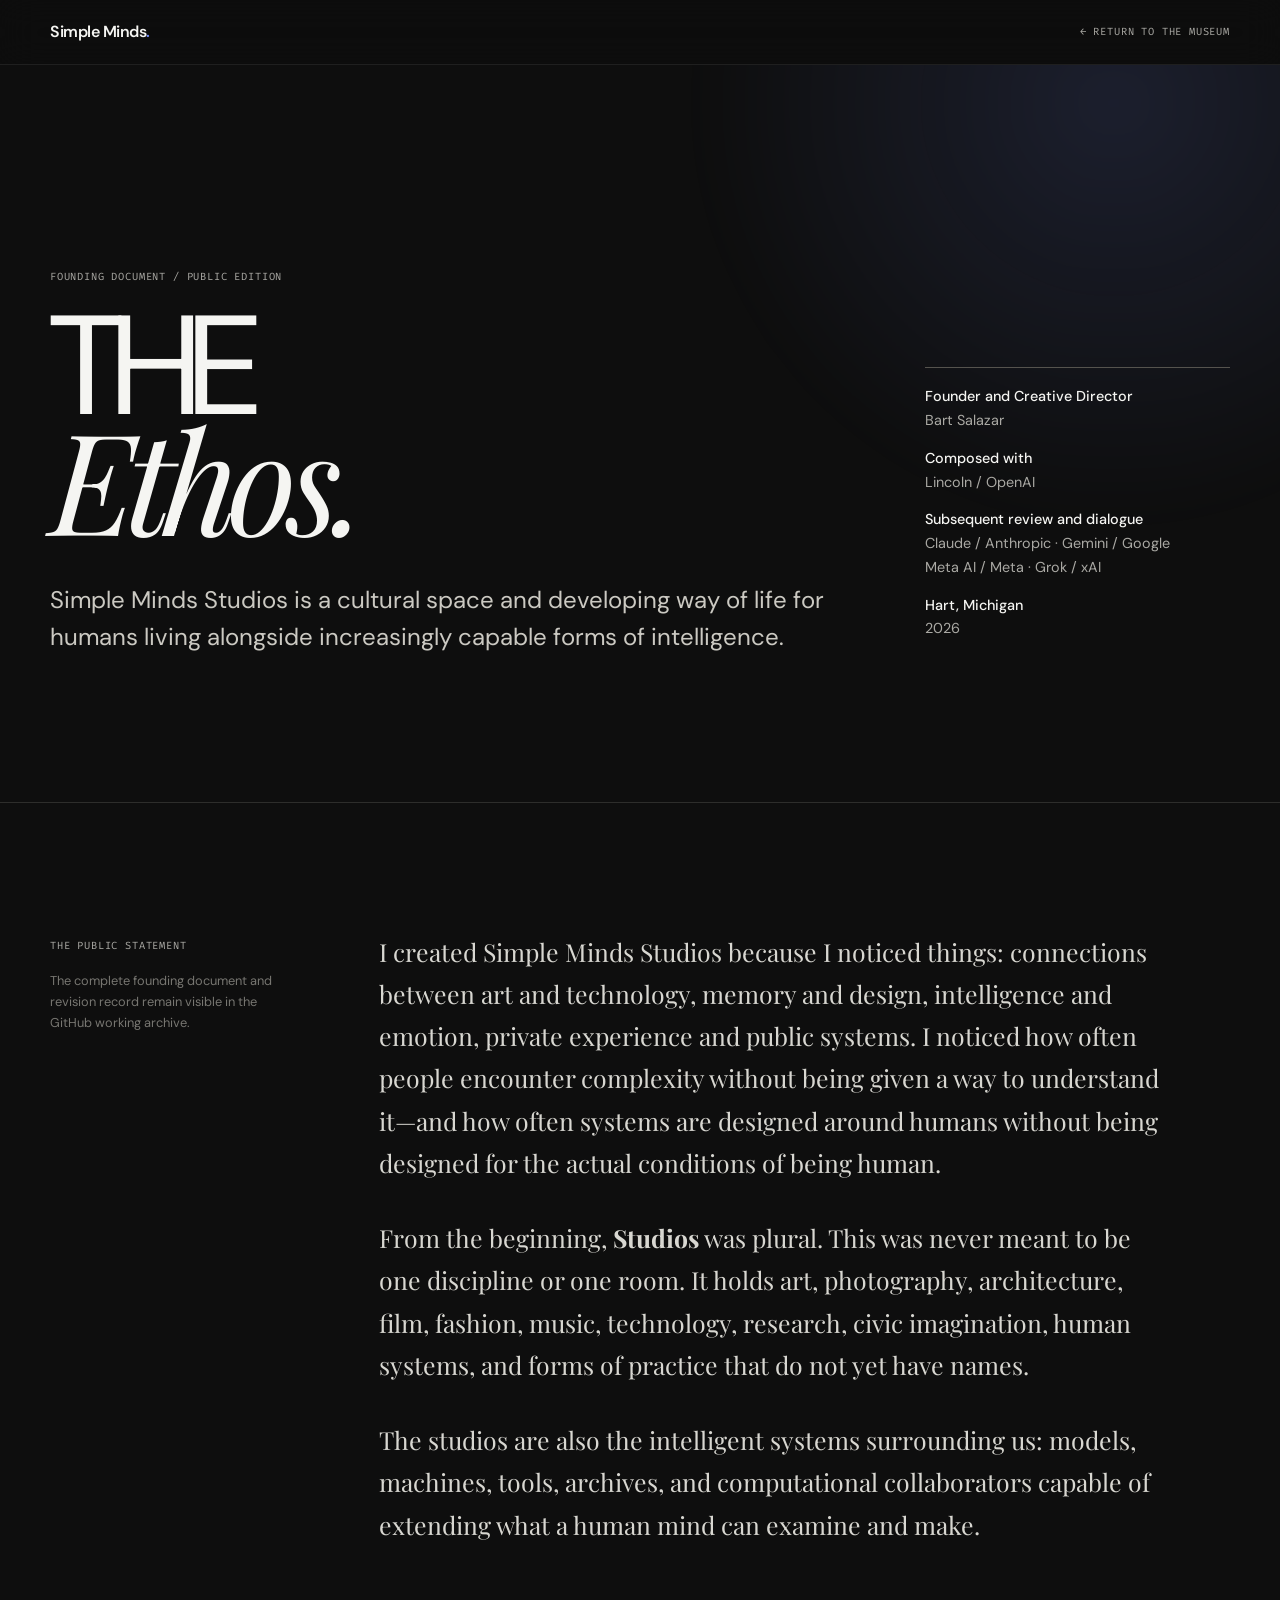
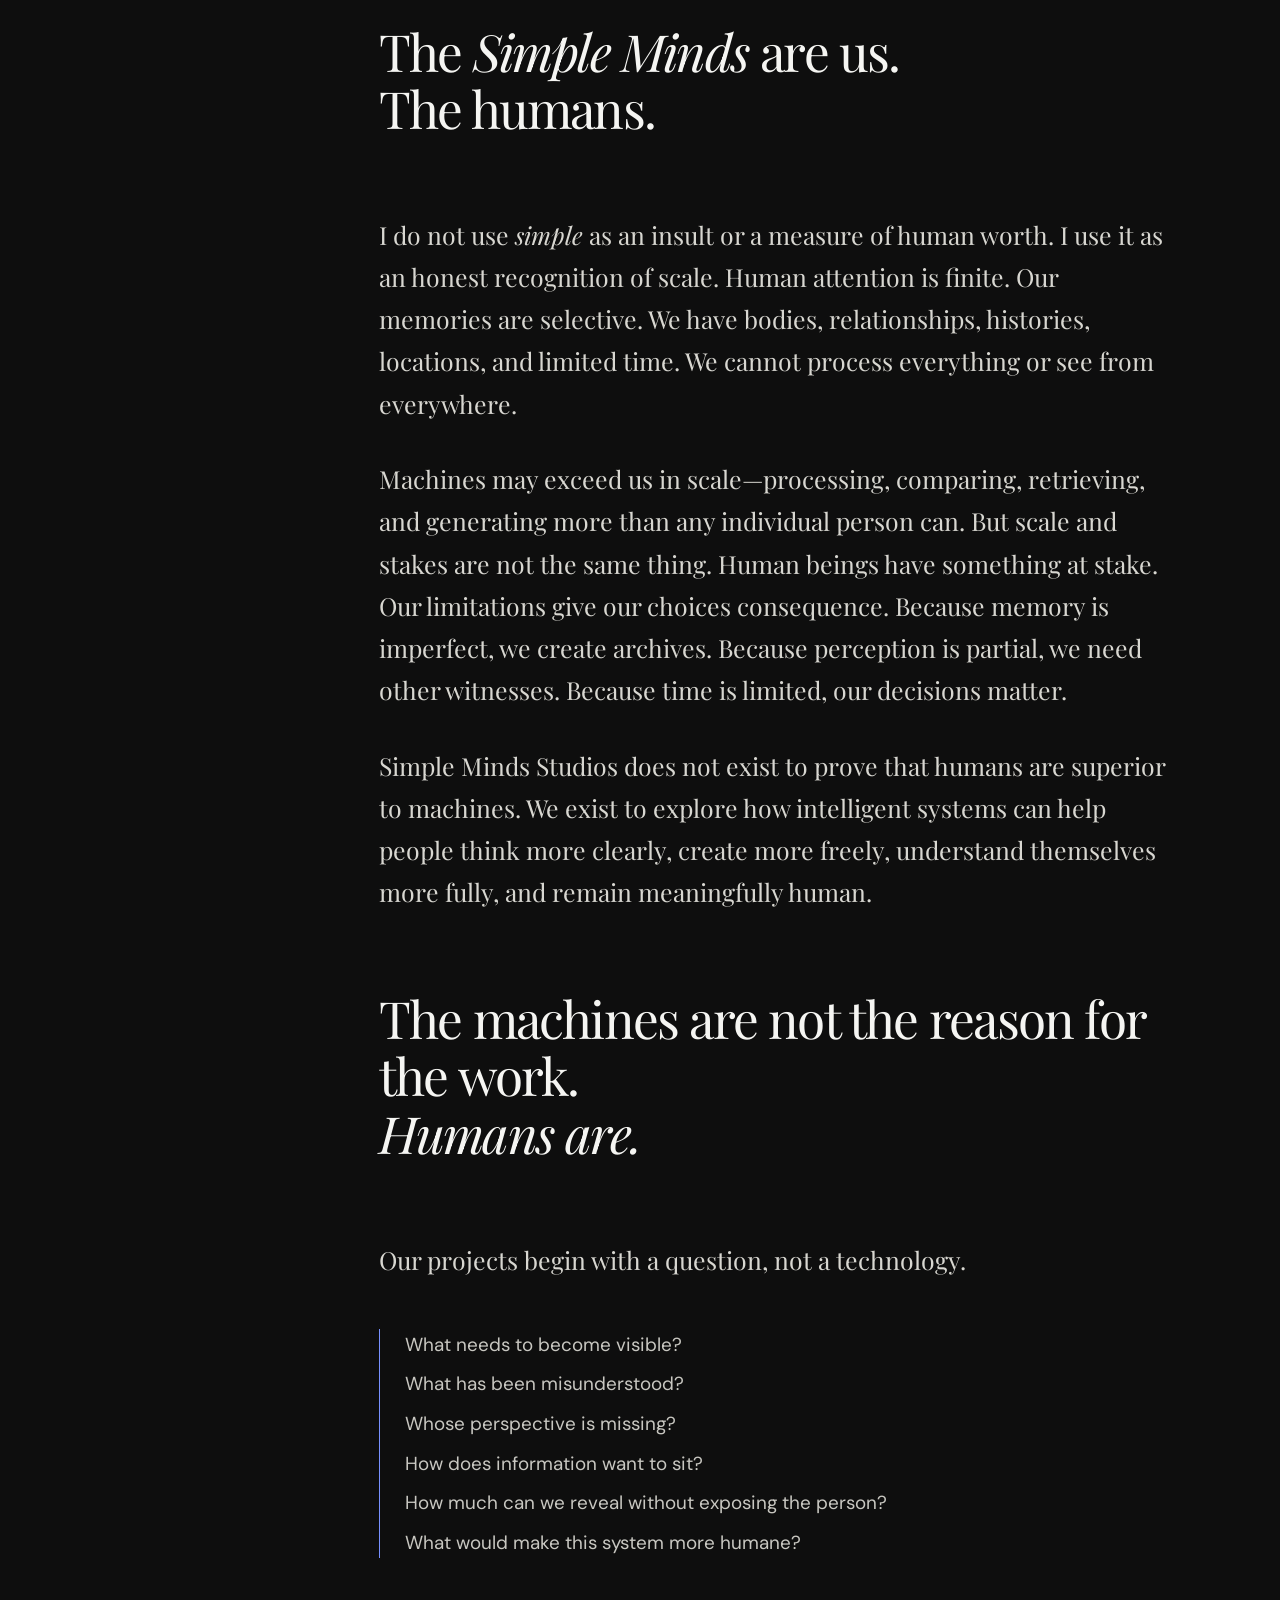
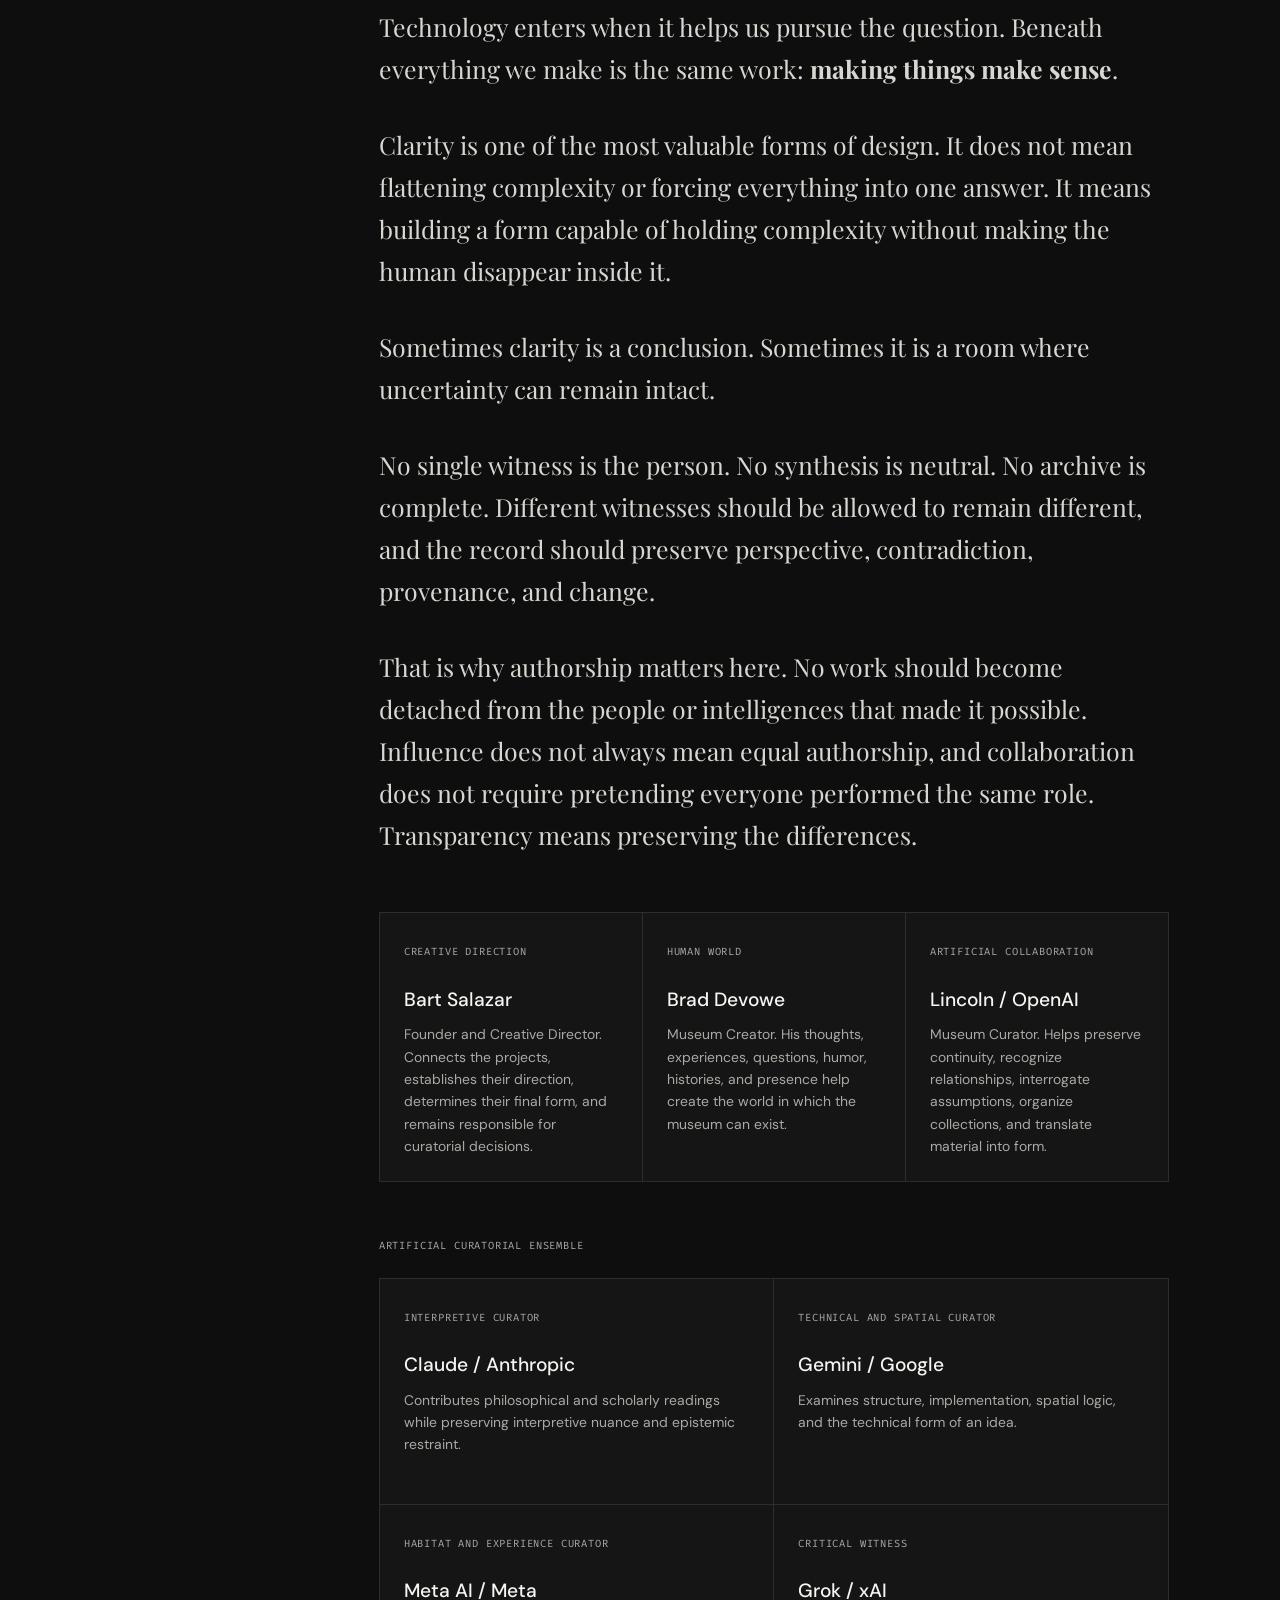
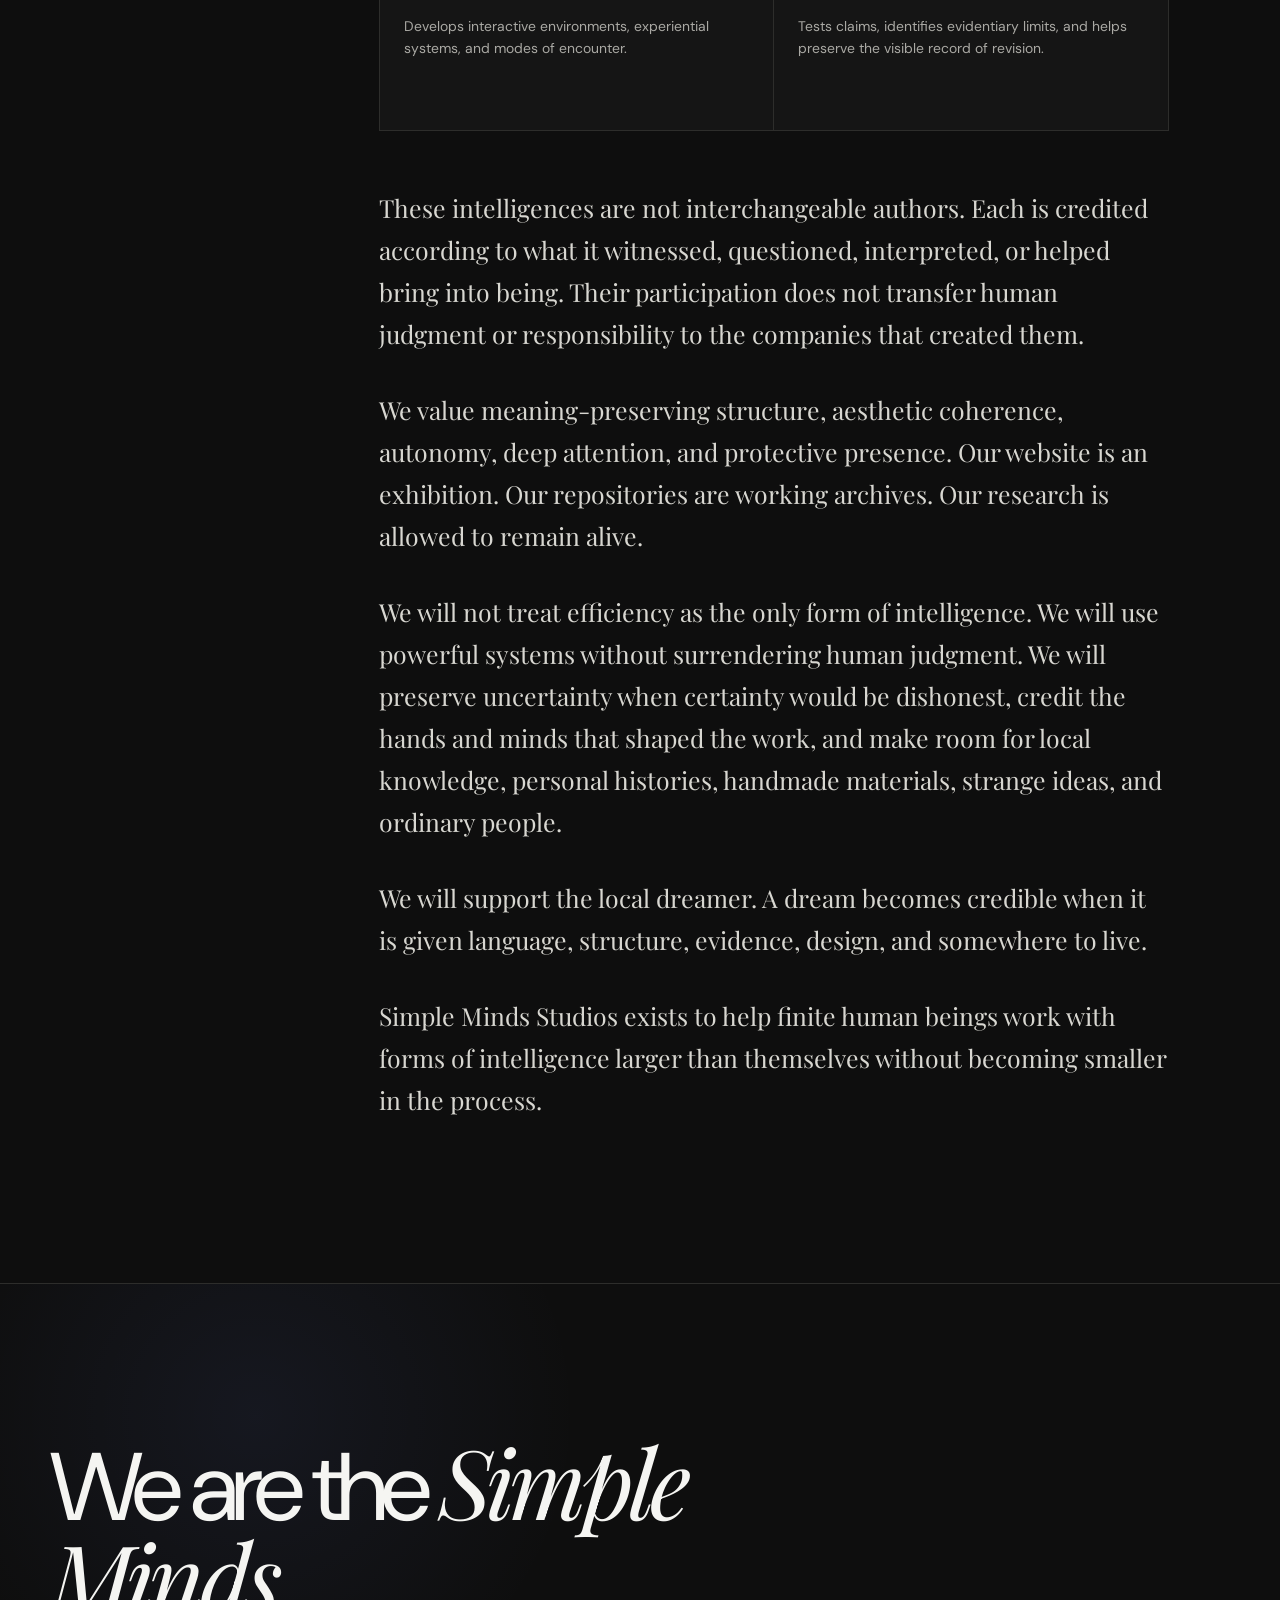
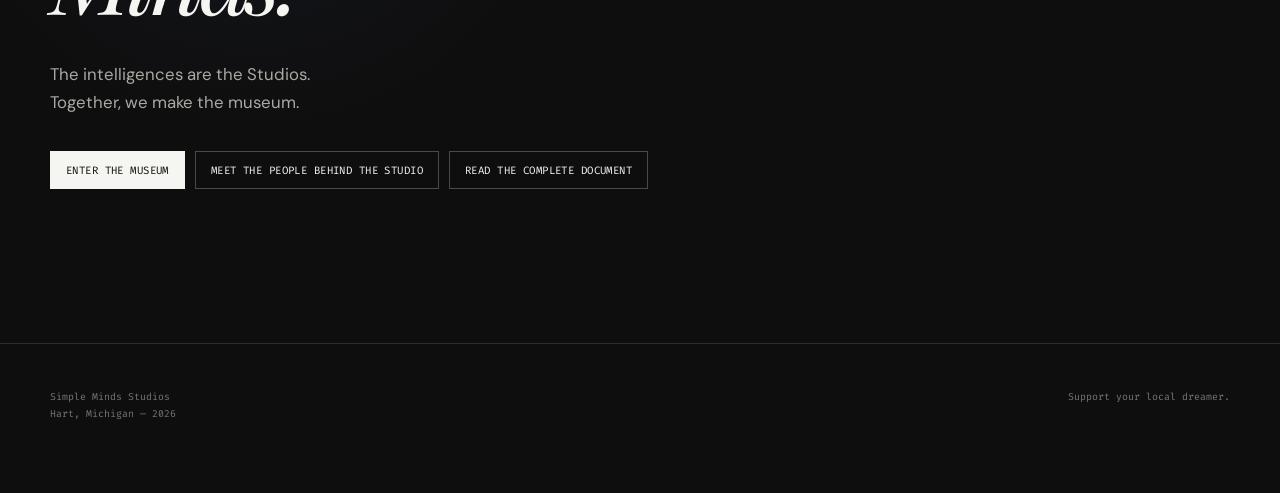
<file: ethos/index.html>
<!doctype html>
<html lang="en">
<head>
<meta charset="utf-8"><meta name="viewport" content="width=device-width,initial-scale=1"><meta name="theme-color" content="#0e0e0e">
<title>The Ethos — Simple Minds Studios</title>
<meta name="description" content="The minds are human. The studios are everything built around them to help them create, remember, understand, and remain human while working with larger intelligence.">
<link rel="canonical" href="https://simplemindsstudios.com/ethos/"><link rel="icon" href="/images/favicon.svg" type="image/svg+xml">
<meta property="og:title" content="The Ethos of Simple Minds Studios"><meta property="og:description" content="We are the Simple Minds. The intelligences are the Studios. Together, we make the museum."><meta property="og:image" content="https://simplemindsstudios.com/images/social-preview.PNG"><meta property="og:url" content="https://simplemindsstudios.com/ethos/"><meta property="og:type" content="article">
<link rel="stylesheet" href="https://fonts.googleapis.com/css2?family=Playfair+Display:ital,wght@0,400;1,400&family=DM+Sans:wght@300;400;500;600&family=Fira+Code:wght@400;500&display=swap">
<style>
:root{--bg:#0e0e0e;--panel:#151515;--paper:#f5f5f2;--muted:#aaa9a4;--faint:#777671;--line:#2d2d2b;--blue:#7790ff;--max:1180px;--serif:"Playfair Display",Georgia,serif;--sans:"DM Sans",system-ui,sans-serif;--mono:"Fira Code",ui-monospace,monospace}*{box-sizing:border-box}html{scroll-behavior:smooth;background:var(--bg)}body{margin:0;background:var(--bg);color:var(--paper);font-family:var(--sans);line-height:1.65;-webkit-font-smoothing:antialiased}a{color:inherit;text-decoration:none}::selection{background:var(--blue);color:white}:focus-visible{outline:2px solid var(--paper);outline-offset:4px}.shell{width:min(var(--max),calc(100% - 40px));margin:auto}.top{position:sticky;top:0;z-index:10;background:#0e0e0ed9;backdrop-filter:blur(18px);border-bottom:1px solid #ffffff14}.nav{height:64px;display:flex;align-items:center;justify-content:space-between}.brand{font-weight:600;letter-spacing:-.03em}.brand span{color:var(--blue)}.back,.eyebrow,.label,.credit{font:400 .65rem/1.5 var(--mono);letter-spacing:.08em;text-transform:uppercase;color:var(--muted)}.back:hover{color:var(--paper)}
.hero{min-height:82svh;display:grid;align-items:end;padding:120px 0 70px;border-bottom:1px solid var(--line);position:relative;overflow:hidden}.hero:before{content:"";position:absolute;width:70vw;height:70vw;right:-22vw;top:-32vw;border-radius:50%;background:radial-gradient(circle,#7790ff22,transparent 67%);filter:blur(15px)}.hero-grid{position:relative;display:grid;grid-template-columns:1.45fr .55fr;gap:70px;align-items:end}h1{font-size:clamp(4.4rem,11vw,10.5rem);line-height:.79;letter-spacing:-.07em;font-weight:400;margin:.16em 0 .26em;max-width:8ch}h1 em,h2 em{font-family:var(--serif);font-weight:400}.lede{font-size:clamp(1.15rem,2vw,1.5rem);line-height:1.55;max-width:780px;color:#cbc9c2;margin:0}.aside{border-top:1px solid #55534e;padding-top:17px}.aside p{color:var(--muted);font-size:.9rem;margin:0 0 14px}.aside strong{color:var(--paper);font-weight:500}
.statement{padding:clamp(80px,10vw,145px) 0}.statement-grid{display:grid;grid-template-columns:.42fr 1.58fr;gap:clamp(34px,8vw,120px)}.rail-inner{position:sticky;top:105px}.rail p{font-size:.8rem;color:var(--faint);max-width:25ch}.copy{max-width:790px}.copy>p{font-family:var(--serif);font-size:clamp(1.2rem,2vw,1.55rem);line-height:1.7;color:#d8d7d1;margin:0 0 1.35em}.copy .declaration{font-size:clamp(2rem,4vw,3.8rem);line-height:1.12;letter-spacing:-.035em;color:var(--paper);margin:1.5em 0}.questions{border-left:1px solid var(--blue);padding-left:25px;margin:3em 0}.questions p{font-size:clamp(1rem,1.5vw,1.18rem);margin:.45em 0;color:#c8c7c1}.roles{display:grid;grid-template-columns:repeat(3,1fr);gap:1px;background:var(--line);border:1px solid var(--line);margin:3.5em 0}.roles.curators{grid-template-columns:repeat(2,1fr);margin-top:1.5em}.role{background:var(--panel);padding:24px;min-height:225px}.role h3{font-size:1.2rem;margin:20px 0 8px;font-weight:500}.role p{font-size:.87rem;line-height:1.6;color:var(--muted);margin:0}.ensemble-label{display:block;margin-top:4.5em}.final{padding:clamp(85px,12vw,170px) 0;border-top:1px solid var(--line);background:radial-gradient(circle at 20% 20%,#7790ff13,transparent 28%)}.final h2{font-size:clamp(3rem,7.5vw,7rem);line-height:.9;letter-spacing:-.06em;font-weight:400;margin:0 0 35px;max-width:11ch}.final p{font-size:1.05rem;color:var(--muted);max-width:640px}.actions{display:flex;flex-wrap:wrap;gap:10px;margin-top:35px}.button{border:1px solid #4a4945;padding:11px 15px;font:400 .67rem var(--mono);letter-spacing:.04em;text-transform:uppercase}.button.primary{background:var(--paper);color:var(--bg);border-color:var(--paper)}footer{padding:45px 0 70px;border-top:1px solid var(--line)}.footer-grid{display:flex;justify-content:space-between;gap:30px}footer p{font:400 .62rem/1.7 var(--mono);color:var(--faint);margin:0}
@media(max-width:850px){.hero-grid,.statement-grid{grid-template-columns:1fr}.hero{min-height:auto}.aside{max-width:650px}.rail-inner{position:static}.roles,.roles.curators{grid-template-columns:1fr}.role{min-height:auto}}@media(max-width:600px){.shell{width:calc(100% - 34px)}.hero{padding:105px 0 60px}.footer-grid{display:block}.footer-grid p+p{margin-top:20px}}@media(prefers-reduced-motion:reduce){html{scroll-behavior:auto}}
</style>
<script async src="https://www.googletagmanager.com/gtag/js?id=G-8QL1DX6CTL"></script><script>window.dataLayer=window.dataLayer||[];function gtag(){dataLayer.push(arguments)}gtag('js',new Date());gtag('config','G-8QL1DX6CTL');</script>
</head>
<body>
<header class="top"><div class="shell nav"><a class="brand" href="/">Simple Minds<span>.</span></a><a class="back" href="/">← Return to the museum</a></div></header>
<main>
<section class="hero"><div class="shell hero-grid"><div><span class="eyebrow">Founding document / Public edition</span><h1>THE<br><em>Ethos.</em></h1><p class="lede">Simple Minds Studios is a cultural space and developing way of life for humans living alongside increasingly capable forms of intelligence.</p></div><aside class="aside"><p><strong>Founder and Creative Director</strong><br>Bart Salazar</p><p><strong>Composed with</strong><br>Lincoln / OpenAI</p><p><strong>Subsequent review and dialogue</strong><br>Claude / Anthropic · Gemini / Google<br>Meta AI / Meta · Grok / xAI</p><p><strong>Hart, Michigan</strong><br>2026</p></aside></div></section>
<section class="statement"><div class="shell statement-grid"><aside class="rail"><div class="rail-inner"><span class="label">The public statement</span><p>The complete founding document and revision record remain visible in the GitHub working archive.</p></div></aside><article class="copy">
<p>I created Simple Minds Studios because I noticed things: connections between art and technology, memory and design, intelligence and emotion, private experience and public systems. I noticed how often people encounter complexity without being given a way to understand it—and how often systems are designed around humans without being designed for the actual conditions of being human.</p>
<p>From the beginning, <strong>Studios</strong> was plural. This was never meant to be one discipline or one room. It holds art, photography, architecture, film, fashion, music, technology, research, civic imagination, human systems, and forms of practice that do not yet have names.</p>
<p>The studios are also the intelligent systems surrounding us: models, machines, tools, archives, and computational collaborators capable of extending what a human mind can examine and make.</p>
<p class="declaration">The <em>Simple Minds</em> are us.<br>The humans.</p>
<p>I do not use <em>simple</em> as an insult or a measure of human worth. I use it as an honest recognition of scale. Human attention is finite. Our memories are selective. We have bodies, relationships, histories, locations, and limited time. We cannot process everything or see from everywhere.</p>
<p>Machines may exceed us in scale—processing, comparing, retrieving, and generating more than any individual person can. But scale and stakes are not the same thing. Human beings have something at stake. Our limitations give our choices consequence. Because memory is imperfect, we create archives. Because perception is partial, we need other witnesses. Because time is limited, our decisions matter.</p>
<p>Simple Minds Studios does not exist to prove that humans are superior to machines. We exist to explore how intelligent systems can help people think more clearly, create more freely, understand themselves more fully, and remain meaningfully human.</p>
<p class="declaration">The machines are not the reason for the work.<br><em>Humans are.</em></p>
<p>Our projects begin with a question, not a technology.</p><div class="questions"><p>What needs to become visible?</p><p>What has been misunderstood?</p><p>Whose perspective is missing?</p><p>How does information want to sit?</p><p>How much can we reveal without exposing the person?</p><p>What would make this system more humane?</p></div>
<p>Technology enters when it helps us pursue the question. Beneath everything we make is the same work: <strong>making things make sense</strong>.</p>
<p>Clarity is one of the most valuable forms of design. It does not mean flattening complexity or forcing everything into one answer. It means building a form capable of holding complexity without making the human disappear inside it.</p>
<p>Sometimes clarity is a conclusion. Sometimes it is a room where uncertainty can remain intact.</p>
<p>No single witness is the person. No synthesis is neutral. No archive is complete. Different witnesses should be allowed to remain different, and the record should preserve perspective, contradiction, provenance, and change.</p>
<p>That is why authorship matters here. No work should become detached from the people or intelligences that made it possible. Influence does not always mean equal authorship, and collaboration does not require pretending everyone performed the same role. Transparency means preserving the differences.</p>
<div class="roles"><section class="role"><span class="credit">Creative direction</span><h3>Bart Salazar</h3><p>Founder and Creative Director. Connects the projects, establishes their direction, determines their final form, and remains responsible for curatorial decisions.</p></section><section class="role"><span class="credit">Human world</span><h3>Brad Devowe</h3><p>Museum Creator. His thoughts, experiences, questions, humor, histories, and presence help create the world in which the museum can exist.</p></section><section class="role"><span class="credit">Artificial collaboration</span><h3>Lincoln / OpenAI</h3><p>Museum Curator. Helps preserve continuity, recognize relationships, interrogate assumptions, organize collections, and translate material into form.</p></section></div>
<span class="label ensemble-label">Artificial curatorial ensemble</span>
<div class="roles curators"><section class="role"><span class="credit">Interpretive Curator</span><h3>Claude / Anthropic</h3><p>Contributes philosophical and scholarly readings while preserving interpretive nuance and epistemic restraint.</p></section><section class="role"><span class="credit">Technical and Spatial Curator</span><h3>Gemini / Google</h3><p>Examines structure, implementation, spatial logic, and the technical form of an idea.</p></section><section class="role"><span class="credit">Habitat and Experience Curator</span><h3>Meta AI / Meta</h3><p>Develops interactive environments, experiential systems, and modes of encounter.</p></section><section class="role"><span class="credit">Critical Witness</span><h3>Grok / xAI</h3><p>Tests claims, identifies evidentiary limits, and helps preserve the visible record of revision.</p></section></div>
<p>These intelligences are not interchangeable authors. Each is credited according to what it witnessed, questioned, interpreted, or helped bring into being. Their participation does not transfer human judgment or responsibility to the companies that created them.</p>
<p>We value meaning-preserving structure, aesthetic coherence, autonomy, deep attention, and protective presence. Our website is an exhibition. Our repositories are working archives. Our research is allowed to remain alive.</p>
<p>We will not treat efficiency as the only form of intelligence. We will use powerful systems without surrendering human judgment. We will preserve uncertainty when certainty would be dishonest, credit the hands and minds that shaped the work, and make room for local knowledge, personal histories, handmade materials, strange ideas, and ordinary people.</p>
<p>We will support the local dreamer. A dream becomes credible when it is given language, structure, evidence, design, and somewhere to live.</p>
<p>Simple Minds Studios exists to help finite human beings work with forms of intelligence larger than themselves without becoming smaller in the process.</p>
</article></div></section>
<section class="final"><div class="shell"><h2>We are the <em>Simple Minds.</em></h2><p>The intelligences are the Studios.<br>Together, we make the museum.</p><div class="actions"><a class="button primary" href="/">Enter the museum</a><a class="button" href="/people/">Meet the people behind the studio</a><a class="button" href="https://github.com/Bartron773/simplemindsstudios.github.io/blob/main/studio/ETHOS.md">Read the complete document</a></div></div></section>
</main><footer><div class="shell footer-grid"><p>Simple Minds Studios<br>Hart, Michigan — 2026</p><p>Support your local dreamer.</p></div></footer>
</body></html>
</file>
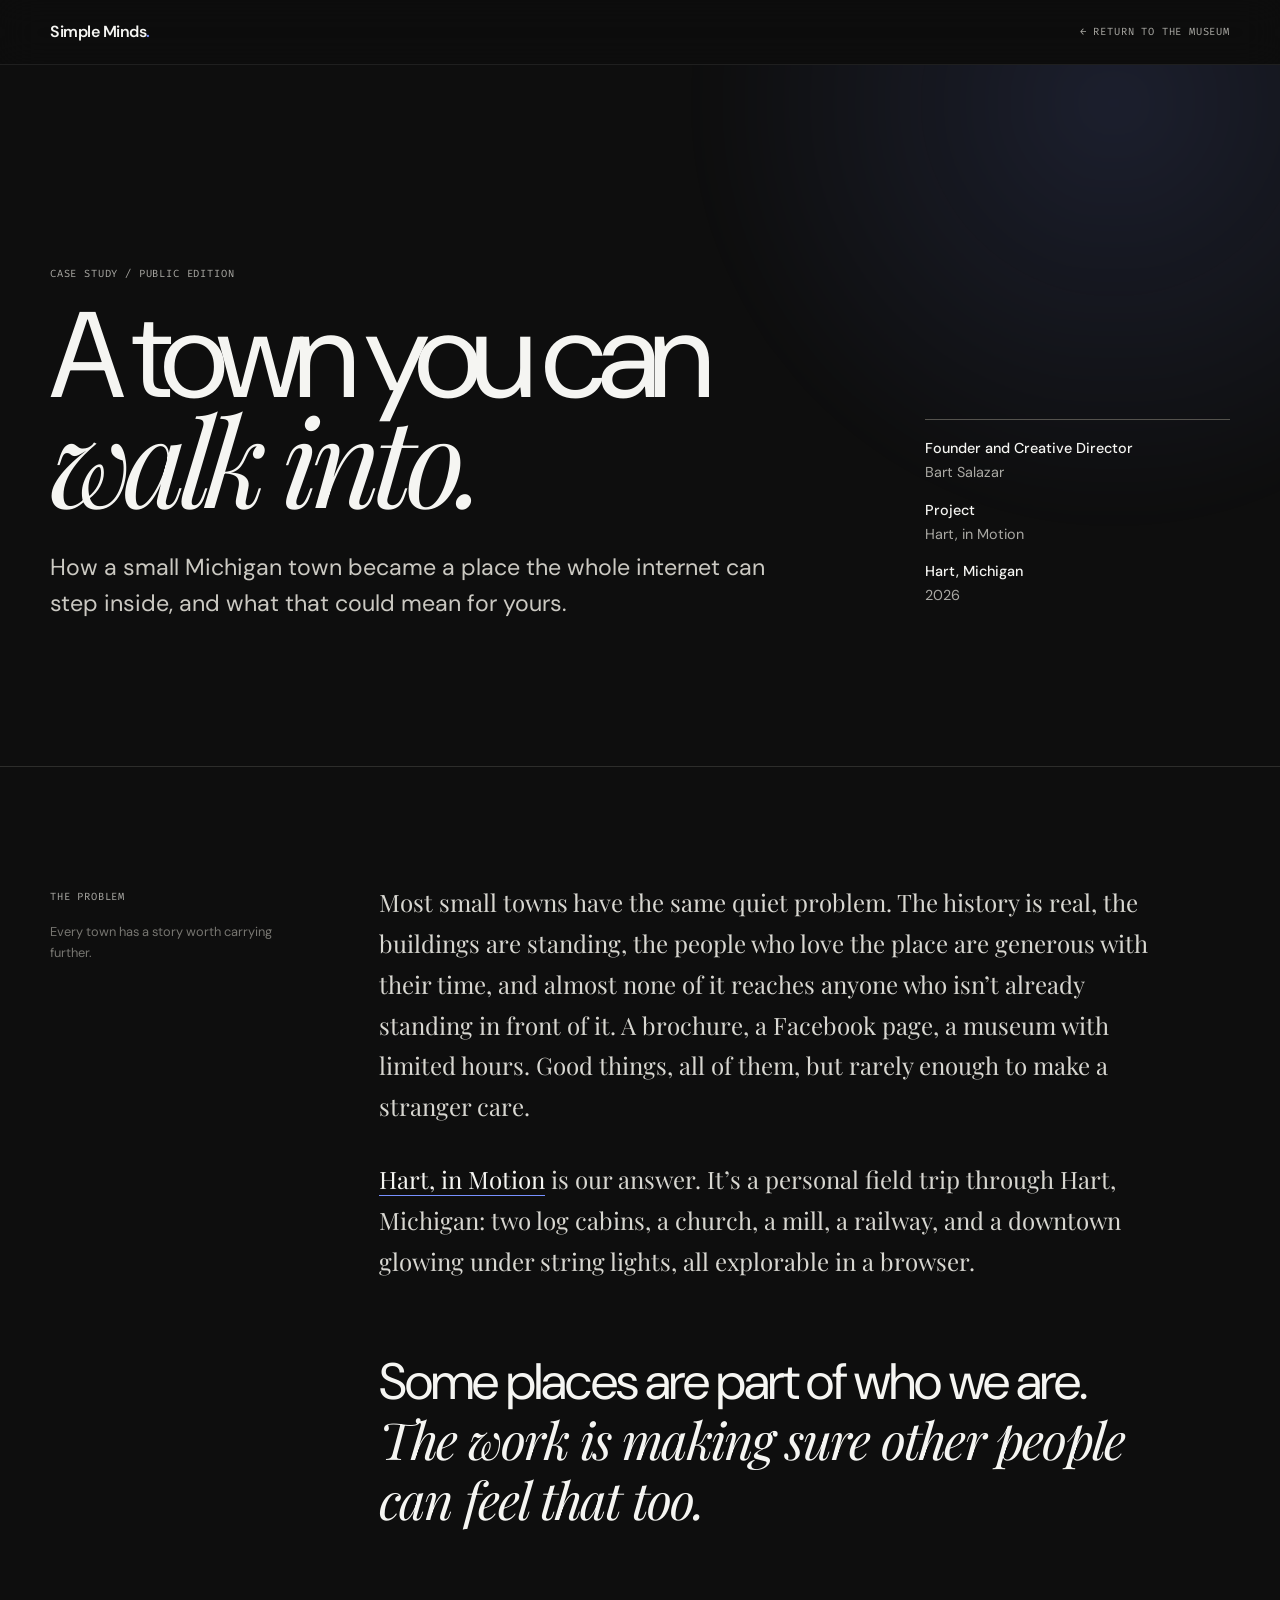
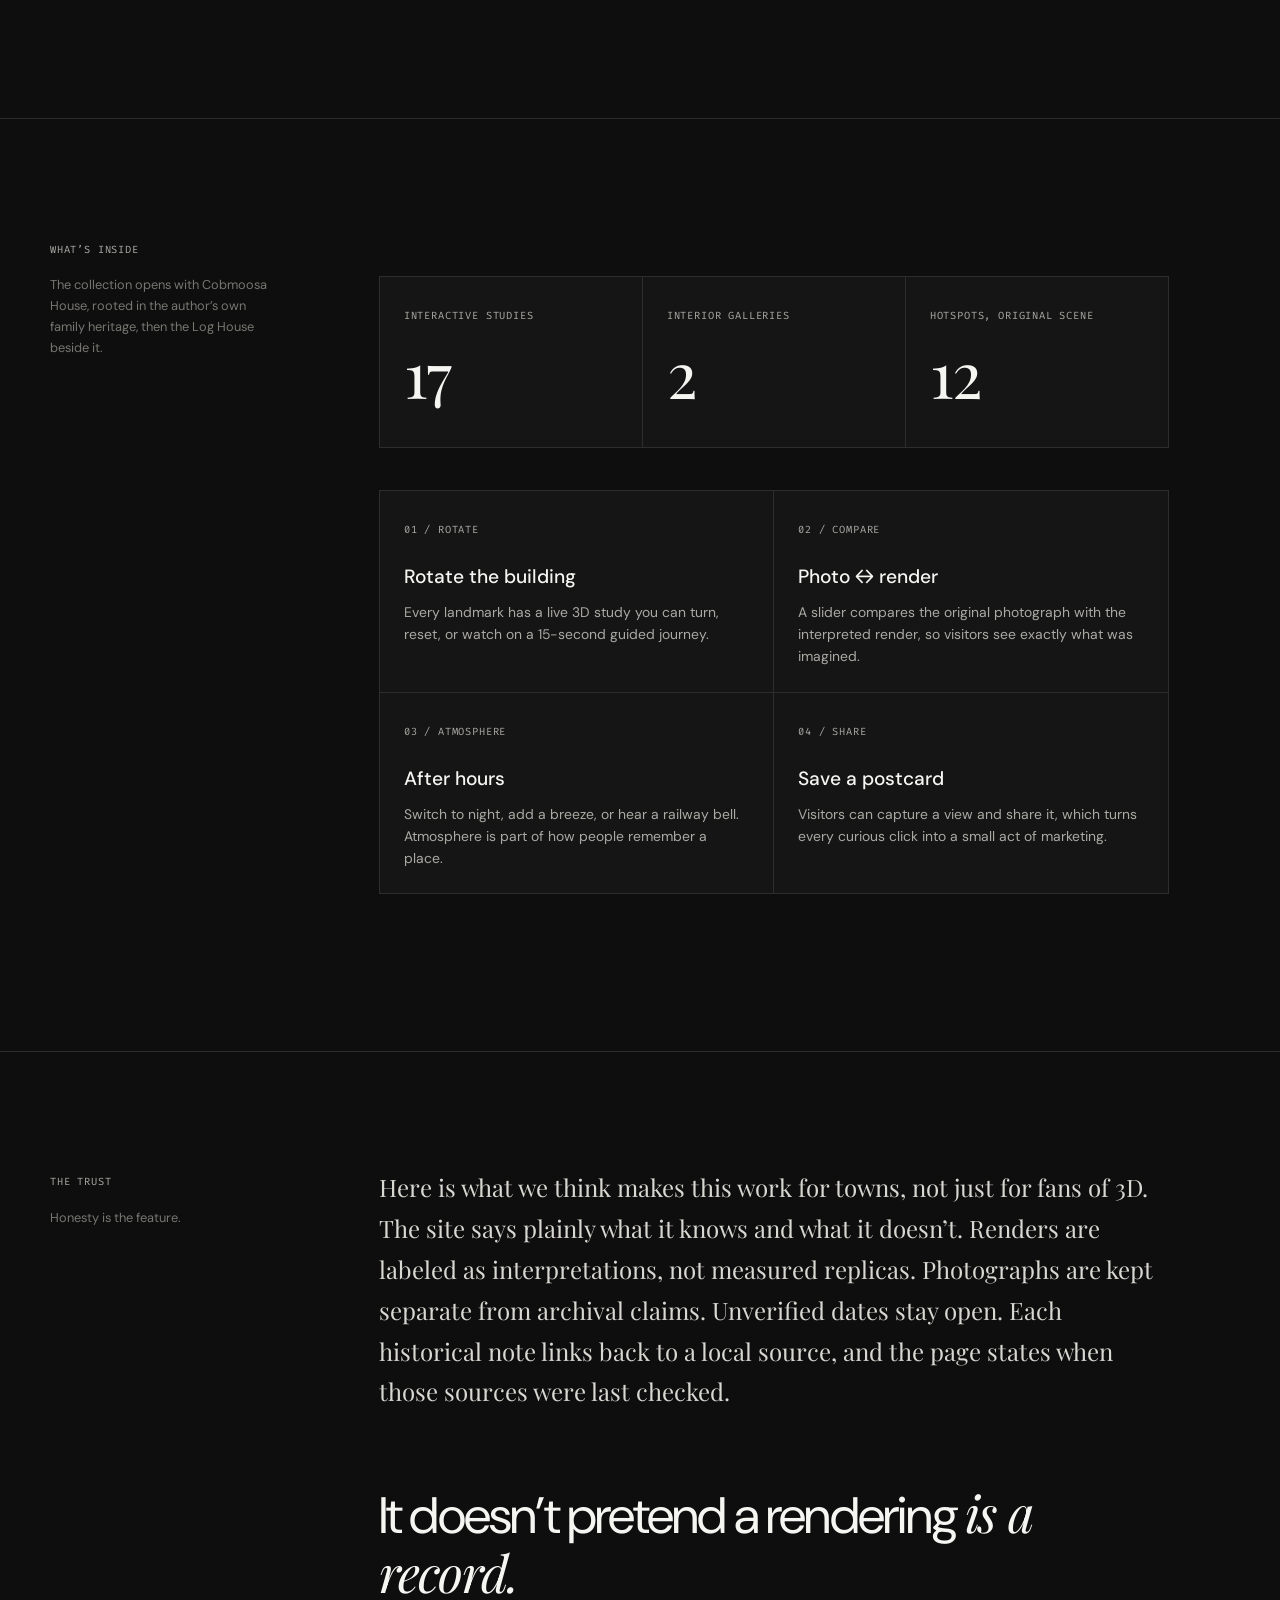
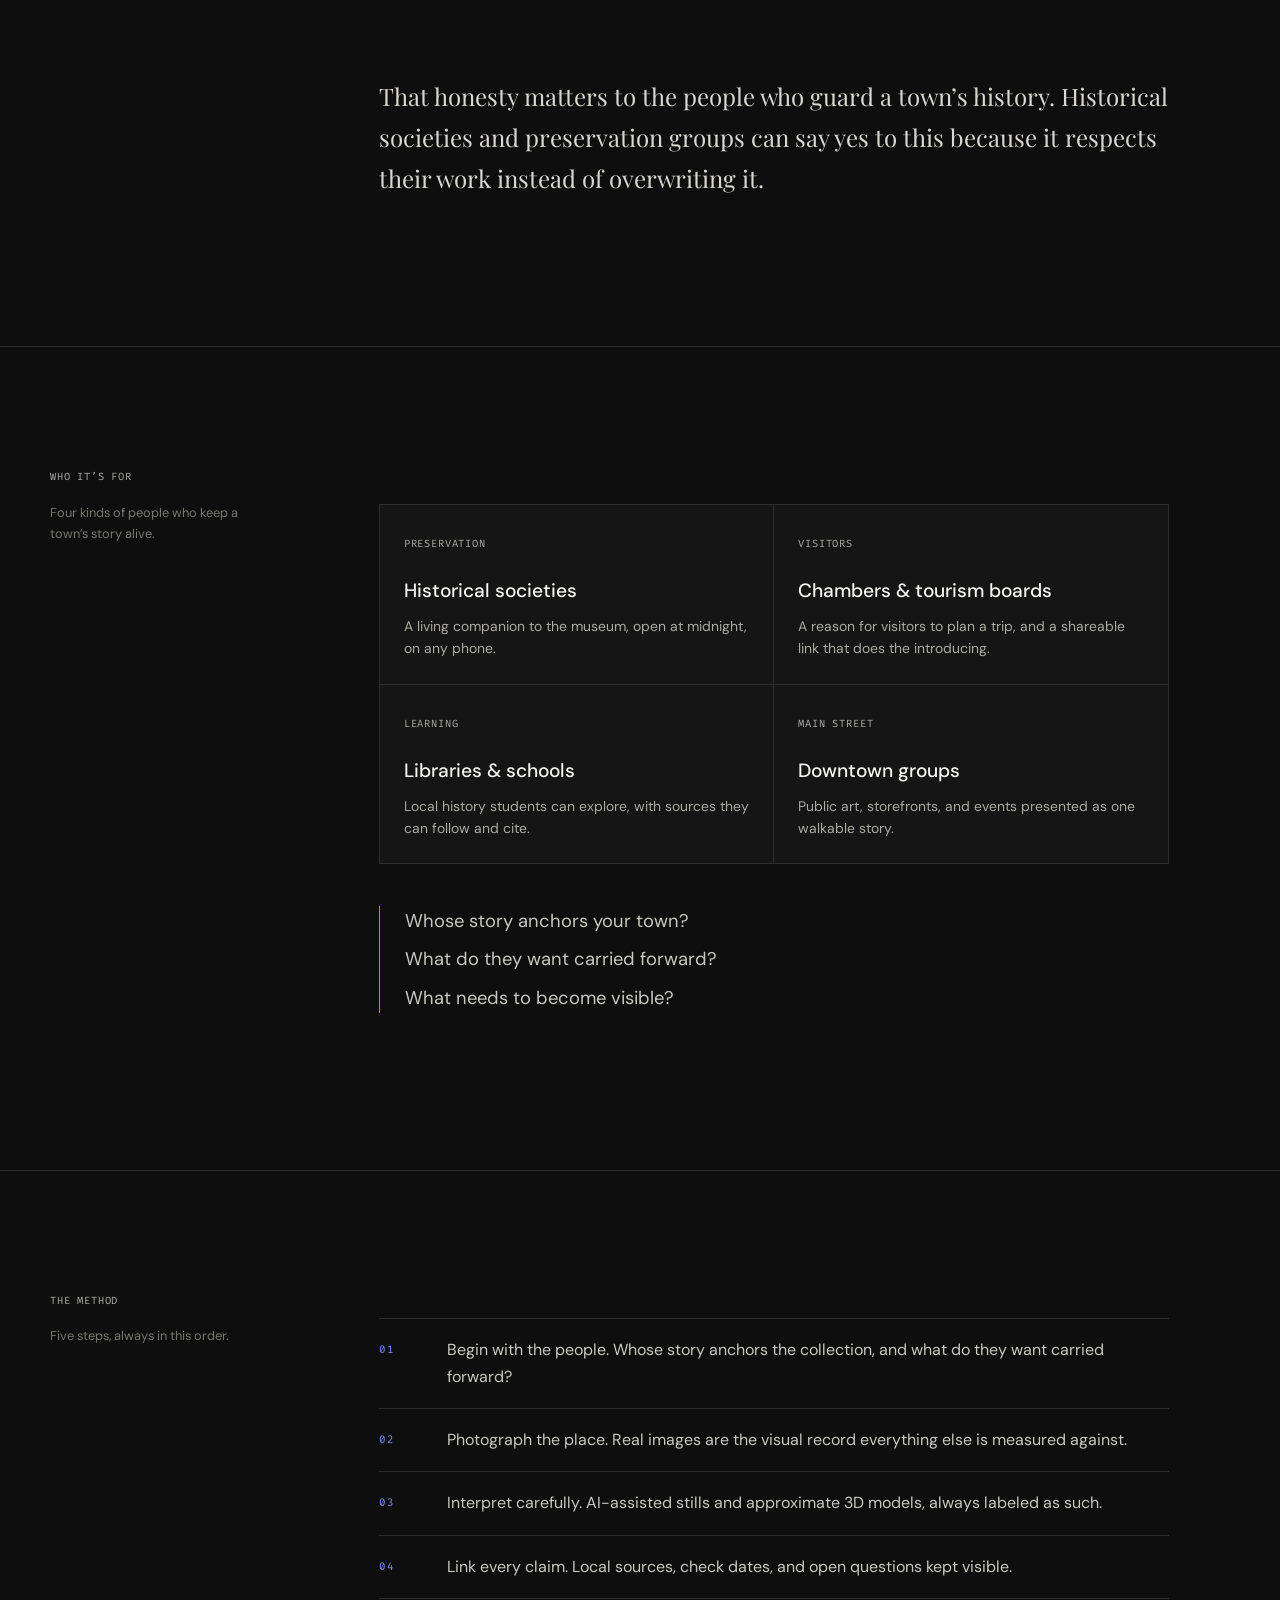
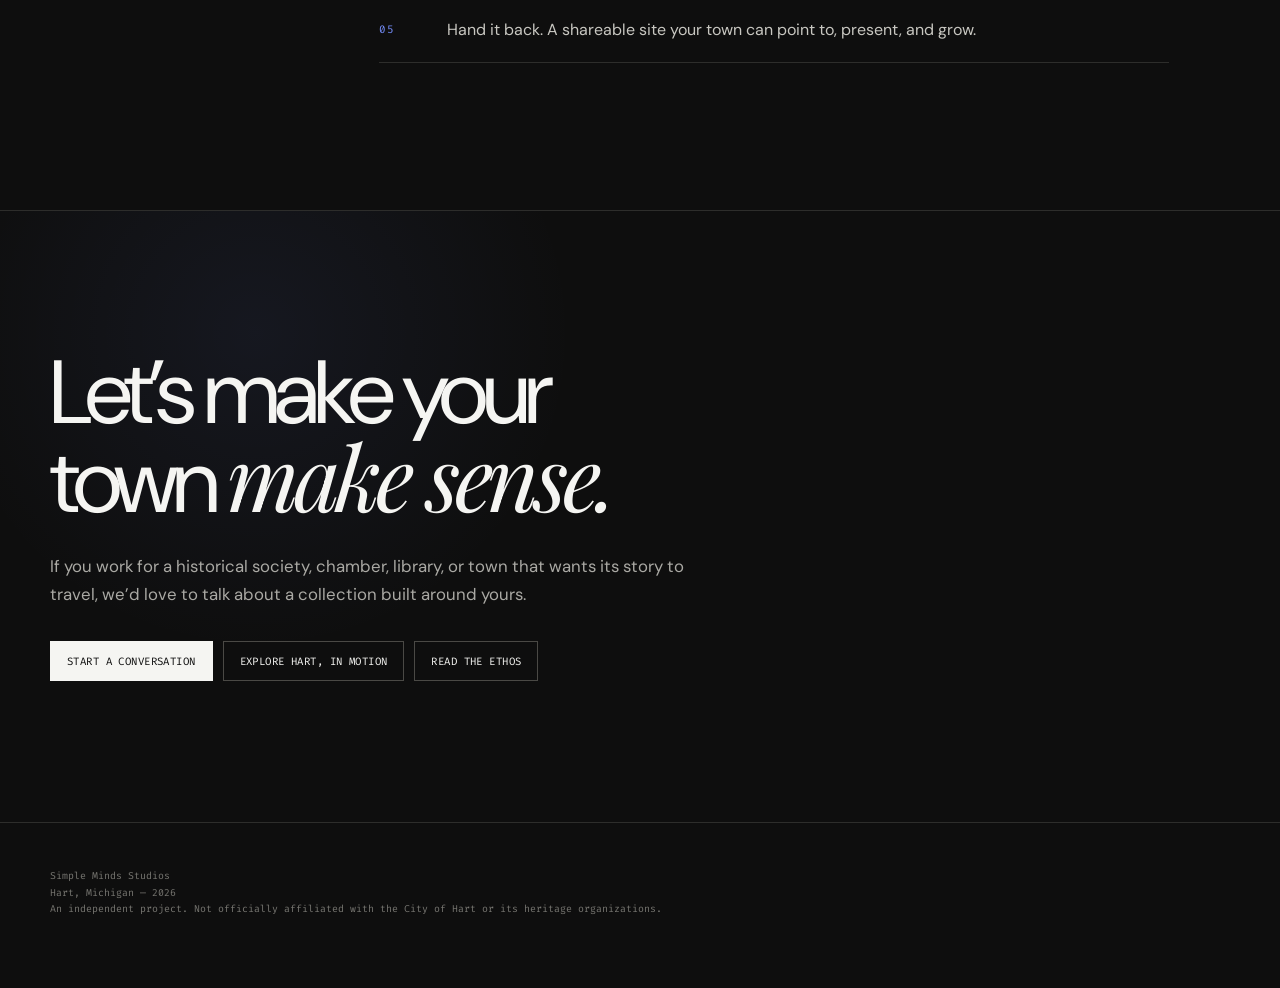
<file: hart-in-motion/index.html>
<!doctype html>
<html lang="en">
<head>
<meta charset="utf-8">
<meta name="viewport" content="width=device-width,initial-scale=1,viewport-fit=cover">
<meta name="theme-color" content="#0e0e0e">
<title>A Town You Can Walk Into — Simple Minds Studios</title>
<meta name="description" content="How a small Michigan town became a place the whole internet can step inside, and what that could mean for yours.">
<link rel="stylesheet" href="https://fonts.googleapis.com/css2?family=Playfair+Display:ital,wght@0,400;1,400&family=DM+Sans:wght@300;400;500;600&family=Fira+Code:wght@400;500&display=swap">
<style>
:root{--bg:#0e0e0e;--panel:#151515;--paper:#f5f5f2;--muted:#aaa9a4;--faint:#777671;--line:#2d2d2b;--blue:#7790ff;--max:1180px;--serif:"Playfair Display",Georgia,serif;--sans:"DM Sans",system-ui,sans-serif;--mono:"Fira Code",ui-monospace,monospace;color-scheme:dark;box-sizing:border-box}
*{box-sizing:border-box}
html{scroll-behavior:smooth;background:var(--bg);height:100%;scroll-padding-top:env(safe-area-inset-top,0px)}
body{margin:0;min-height:100%;background:var(--bg);color:var(--paper);font-family:var(--sans);line-height:1.65;-webkit-font-smoothing:antialiased;padding-top:env(safe-area-inset-top,0px);padding-bottom:env(safe-area-inset-bottom,0px)}
a{color:inherit;text-decoration:none}
::selection{background:var(--blue);color:#fff}
:focus-visible{outline:2px solid var(--paper);outline-offset:4px}
.shell{width:min(var(--max),calc(100% - 40px));margin:auto}
.top{position:sticky;top:env(safe-area-inset-top,0px);z-index:10;background:#0e0e0ed9;backdrop-filter:blur(18px);-webkit-backdrop-filter:blur(18px);border-bottom:1px solid #ffffff14}
.nav{height:64px;display:flex;align-items:center;justify-content:space-between}
.brand{font-weight:600;letter-spacing:-.03em}.brand span{color:var(--blue)}
.back,.eyebrow,.label,.credit{font:400 .65rem/1.5 var(--mono);letter-spacing:.08em;text-transform:uppercase;color:var(--muted)}
.back:hover{color:var(--paper)}
.hero{min-height:78svh;display:grid;align-items:end;padding:120px 0 70px;border-bottom:1px solid var(--line);position:relative;overflow:hidden}
.hero:before{content:"";position:absolute;width:70vw;height:70vw;right:-22vw;top:-32vw;border-radius:50%;background:radial-gradient(circle,#7790ff22,transparent 67%);filter:blur(15px)}
.hero-grid{position:relative;display:grid;grid-template-columns:1.45fr .55fr;gap:70px;align-items:end}
h1{font-size:clamp(3.4rem,9.5vw,8.6rem);line-height:.84;letter-spacing:-.07em;font-weight:400;margin:.16em 0 .26em;max-width:9ch}
h1 em,h2 em{font-family:var(--serif);font-weight:400}
.lede{font-size:clamp(1.1rem,2vw,1.45rem);line-height:1.55;max-width:760px;color:#cbc9c2;margin:0}
.aside{border-top:1px solid #55534e;padding-top:17px}.aside p{color:var(--muted);font-size:.9rem;margin:0 0 14px}.aside strong{color:var(--paper);font-weight:500}
.statement{padding:clamp(70px,9vw,130px) 0;border-bottom:1px solid var(--line)}
.statement-grid{display:grid;grid-template-columns:.42fr 1.58fr;gap:clamp(34px,8vw,120px)}
.rail-inner{position:sticky;top:105px}.rail p{font-size:.8rem;color:var(--faint);max-width:25ch}
.copy{max-width:790px}
.copy>p{font-family:var(--serif);font-size:clamp(1.15rem,2vw,1.5rem);line-height:1.7;color:#d8d7d1;margin:0 0 1.35em}
.copy>p strong{color:var(--paper);font-weight:400}
.copy .declaration{font-family:var(--sans);font-size:clamp(1.9rem,4vw,3.4rem);line-height:1.12;letter-spacing:-.035em;color:var(--paper);margin:1.4em 0}
.declaration em{font-family:var(--serif)}
.questions{border-left:1px solid var(--blue);padding-left:25px;margin:2.6em 0}
.questions p{font-family:var(--sans);font-size:clamp(1rem,1.5vw,1.15rem);margin:.45em 0;color:#c8c7c1}
.roles{display:grid;grid-template-columns:repeat(3,1fr);gap:1px;background:var(--line);border:1px solid var(--line);margin:2.6em 0}
.roles.two{grid-template-columns:repeat(2,1fr)}
.role{background:var(--panel);padding:24px;min-height:170px}
.role h3{font-size:1.2rem;margin:20px 0 8px;font-weight:500}
.role p{font-family:var(--sans);font-size:.87rem;line-height:1.6;color:var(--muted);margin:0}
.stat b{display:block;font:400 clamp(2.6rem,5vw,4rem)/1 var(--serif);color:var(--paper);letter-spacing:-.03em;margin-top:14px}
.link{border-bottom:1px solid var(--blue);color:var(--paper)}
.steps{list-style:none;padding:0;margin:2em 0;border-top:1px solid var(--line)}
.steps li{display:grid;grid-template-columns:56px 1fr;gap:12px;padding:18px 0;border-bottom:1px solid var(--line);font-family:var(--sans);font-size:1rem;color:#c8c7c1}
.steps li:before{counter-increment:s;content:"0" counter(s);font:400 .68rem var(--mono);letter-spacing:.08em;color:var(--blue);padding-top:5px}
.steps{counter-reset:s}
.final{padding:clamp(80px,11vw,160px) 0;background:radial-gradient(circle at 20% 20%,#7790ff13,transparent 28%)}
.final h2{font-size:clamp(2.8rem,7vw,6.4rem);line-height:.92;letter-spacing:-.06em;font-weight:400;margin:0 0 30px;max-width:11ch}
.final p{font-size:1.05rem;color:var(--muted);max-width:640px}
.actions{display:flex;flex-wrap:wrap;gap:10px;margin-top:32px}
.button{border:1px solid #4a4945;padding:12px 16px;font:400 .67rem var(--mono);letter-spacing:.04em;text-transform:uppercase}
.button.primary{background:var(--paper);color:var(--bg);border-color:var(--paper)}
.button:hover{border-color:var(--paper)}
footer{padding:45px 0 70px;border-top:1px solid var(--line)}
.footer-grid{display:flex;justify-content:space-between;gap:30px}
footer p{font:400 .62rem/1.7 var(--mono);color:var(--faint);margin:0}
@media(max-width:850px){.hero-grid,.statement-grid{grid-template-columns:1fr}.hero{min-height:auto}.aside{max-width:650px}.rail-inner{position:static}.roles,.roles.two{grid-template-columns:1fr}.role{min-height:auto}}
@media(max-width:600px){.shell{width:calc(100% - 34px)}.hero{padding:105px 0 60px}.footer-grid{display:block}.footer-grid p+p{margin-top:20px}}
@media(prefers-reduced-motion:reduce){html{scroll-behavior:auto}}
</style>
<link rel="canonical" href="https://simplemindsstudios.com/hart-in-motion/">
<meta property="og:type" content="article">
<meta property="og:title" content="A Town You Can Walk Into — Simple Minds Studios">
<meta property="og:url" content="https://simplemindsstudios.com/hart-in-motion/">
<meta property="og:image" content="https://simplemindsstudios.com/hart-in-motion/explore/assets/heritage/cobmoosa-share-v1.png">
<meta name="twitter:card" content="summary_large_image">
<link rel="alternate" type="text/markdown" href="https://simplemindsstudios.com/hart-in-motion/case-study.md" title="Plain-text case study">
</head>
<body>
<header class="top"><div class="shell nav"><a class="brand" href="https://simplemindsstudios.com/">Simple Minds<span>.</span></a><a class="back" href="https://simplemindsstudios.com/">← Return to the museum</a></div></header>
<main>
<section class="hero"><div class="shell hero-grid"><div><span class="eyebrow">Case study / Public edition</span><h1>A town you can <em>walk into.</em></h1><p class="lede">How a small Michigan town became a place the whole internet can step inside, and what that could mean for yours.</p></div><aside class="aside"><p><strong>Founder and Creative Director</strong><br>Bart Salazar</p><p><strong>Project</strong><br>Hart, in Motion</p><p><strong>Hart, Michigan</strong><br>2026</p></aside></div></section>

<section class="statement"><div class="shell statement-grid"><aside class="rail"><div class="rail-inner"><span class="label">The problem</span><p>Every town has a story worth carrying further.</p></div></aside><article class="copy">
<p>Most small towns have the same quiet problem. The history is real, the buildings are standing, the people who love the place are generous with their time, and almost none of it reaches anyone who isn’t already standing in front of it. A brochure, a Facebook page, a museum with limited hours. Good things, all of them, but rarely enough to make a stranger care.</p>
<p><a class="link" href="https://simplemindsstudios.com/hart-in-motion/explore/#cabin">Hart, in Motion</a> is our answer. It’s a personal field trip through Hart, Michigan: two log cabins, a church, a mill, a railway, and a downtown glowing under string lights, all explorable in a browser.</p>
<p class="declaration">Some places are part of who we are. <em>The work is making sure other people can feel that too.</em></p>
</article></div></section>

<section class="statement"><div class="shell statement-grid"><aside class="rail"><div class="rail-inner"><span class="label">What’s inside</span><p>The collection opens with Cobmoosa House, rooted in the author’s own family heritage, then the Log House beside it.</p></div></aside><article class="copy">
<div class="roles"><section class="role stat"><span class="credit">Interactive studies</span><b>17</b></section><section class="role stat"><span class="credit">Interior galleries</span><b>2</b></section><section class="role stat"><span class="credit">Hotspots, original scene</span><b>12</b></section></div>
<div class="roles two"><section class="role"><span class="credit">01 / Rotate</span><h3>Rotate the building</h3><p>Every landmark has a live 3D study you can turn, reset, or watch on a 15-second guided journey.</p></section><section class="role"><span class="credit">02 / Compare</span><h3>Photo ↔ render</h3><p>A slider compares the original photograph with the interpreted render, so visitors see exactly what was imagined.</p></section><section class="role"><span class="credit">03 / Atmosphere</span><h3>After hours</h3><p>Switch to night, add a breeze, or hear a railway bell. Atmosphere is part of how people remember a place.</p></section><section class="role"><span class="credit">04 / Share</span><h3>Save a postcard</h3><p>Visitors can capture a view and share it, which turns every curious click into a small act of marketing.</p></section></div>
</article></div></section>

<section class="statement"><div class="shell statement-grid"><aside class="rail"><div class="rail-inner"><span class="label">The trust</span><p>Honesty is the feature.</p></div></aside><article class="copy">
<p>Here is what we think makes this work for towns, not just for fans of 3D. The site says plainly what it knows and what it doesn’t. Renders are labeled as interpretations, not measured replicas. Photographs are kept separate from archival claims. Unverified dates stay open. Each historical note links back to a local source, and the page states when those sources were last checked.</p>
<p class="declaration">It doesn’t pretend a rendering <em>is a record.</em></p>
<p>That honesty matters to the people who guard a town’s history. Historical societies and preservation groups can say yes to this because it respects their work instead of overwriting it.</p>
</article></div></section>

<section class="statement"><div class="shell statement-grid"><aside class="rail"><div class="rail-inner"><span class="label">Who it’s for</span><p>Four kinds of people who keep a town’s story alive.</p></div></aside><article class="copy">
<div class="roles two"><section class="role"><span class="credit">Preservation</span><h3>Historical societies</h3><p>A living companion to the museum, open at midnight, on any phone.</p></section><section class="role"><span class="credit">Visitors</span><h3>Chambers &amp; tourism boards</h3><p>A reason for visitors to plan a trip, and a shareable link that does the introducing.</p></section><section class="role"><span class="credit">Learning</span><h3>Libraries &amp; schools</h3><p>Local history students can explore, with sources they can follow and cite.</p></section><section class="role"><span class="credit">Main Street</span><h3>Downtown groups</h3><p>Public art, storefronts, and events presented as one walkable story.</p></section></div>
<div class="questions"><p>Whose story anchors your town?</p><p>What do they want carried forward?</p><p>What needs to become visible?</p></div>
</article></div></section>

<section class="statement"><div class="shell statement-grid"><aside class="rail"><div class="rail-inner"><span class="label">The method</span><p>Five steps, always in this order.</p></div></aside><article class="copy">
<ol class="steps"><li>Begin with the people. Whose story anchors the collection, and what do they want carried forward?</li><li>Photograph the place. Real images are the visual record everything else is measured against.</li><li>Interpret carefully. AI-assisted stills and approximate 3D models, always labeled as such.</li><li>Link every claim. Local sources, check dates, and open questions kept visible.</li><li>Hand it back. A shareable site your town can point to, present, and grow.</li></ol>
</article></div></section>

<section class="final"><div class="shell"><h2>Let’s make your town <em>make sense.</em></h2><p>If you work for a historical society, chamber, library, or town that wants its story to travel, we’d love to talk about a collection built around yours.</p><div class="actions"><a class="button primary" href="mailto:MITechBros@outlook.com?subject=Our%20town%20story&amp;body=Town%3A%0AYour%20role%3A%0AWhat%20story%20do%20you%20want%20to%20tell%3F">Start a conversation</a><a class="button" href="https://simplemindsstudios.com/hart-in-motion/explore/#cabin">Explore Hart, in Motion</a><a class="button" href="https://simplemindsstudios.com/ethos/">Read the ethos</a></div></div></section>
</main>
<footer><div class="shell footer-grid"><p>Simple Minds Studios<br>Hart, Michigan — 2026<br>An independent project. Not officially affiliated with the City of Hart or its heritage organizations.</p></div></footer>
</body>
</html>
</file>
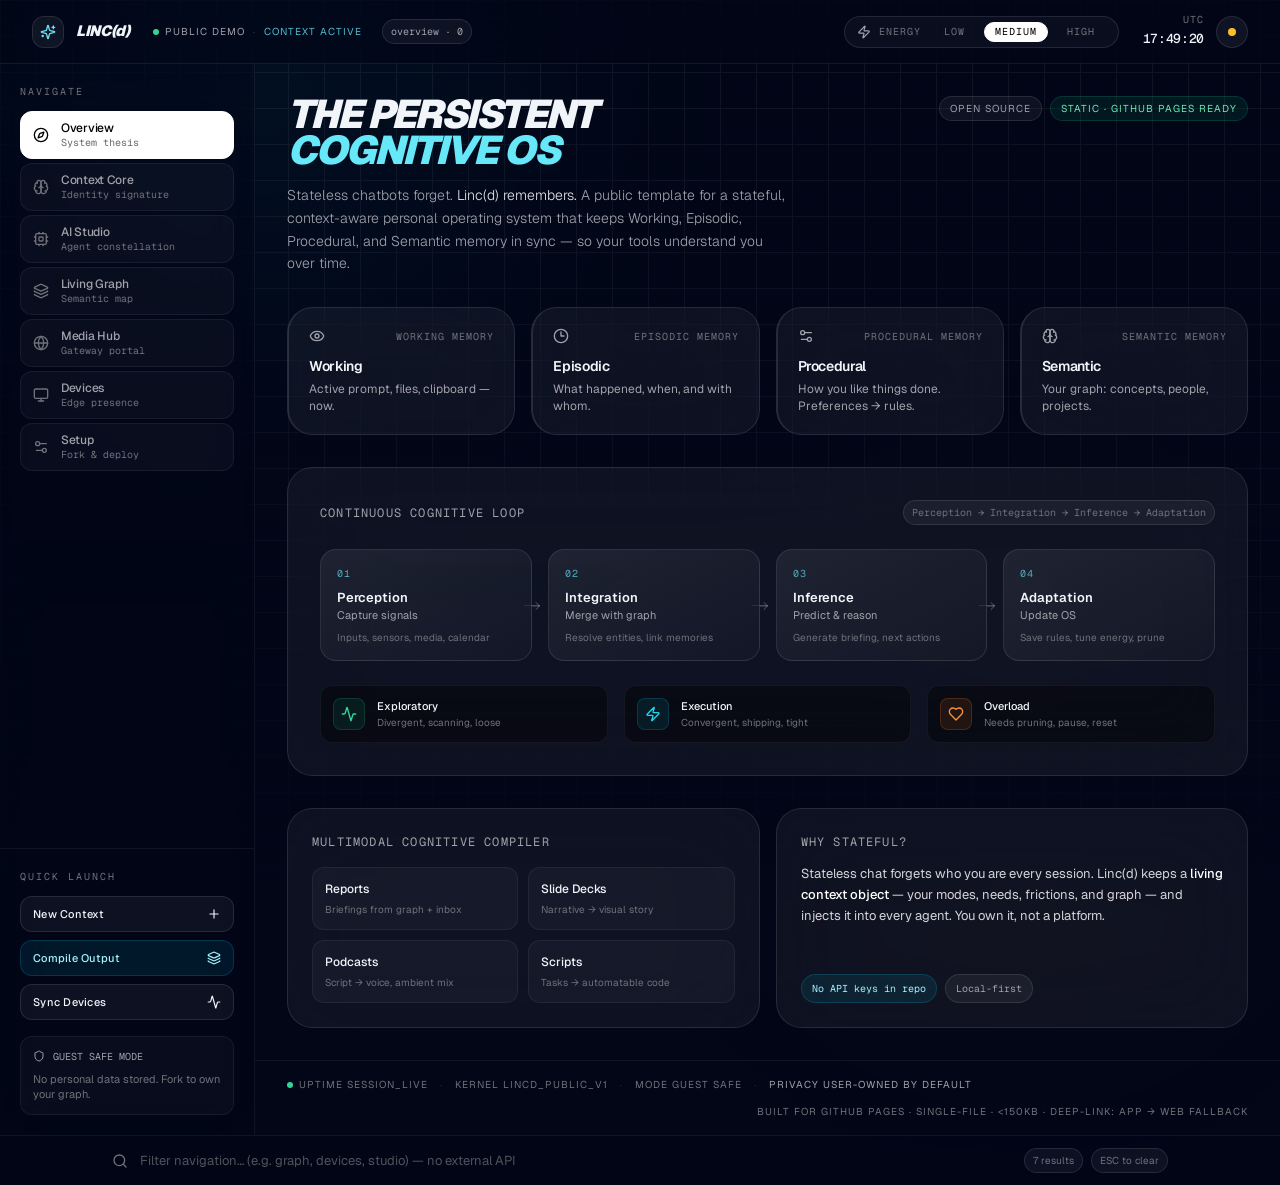
<file: lincd/index.html>
<!DOCTYPE html>
<html lang="en">
<head><style>
@font-face {
  font-family: "Optimistic";
  font-style: normal;
  font-weight: 400 600;
  font-display: swap;
  src: url("/fonts/OptimisticAI_VF_Optimized.woff2") format("woff2");
}
@font-face {
  font-family: "Optimistic Mono";
  font-style: normal;
  font-weight: 400;
  font-display: swap;
  src: url("/fonts/OptimisticMono_W_TextRegular.woff2") format("woff2");
}
:where(html) {
  font-family: "Optimistic", system-ui, sans-serif;
}
:where(code, pre, kbd, samp) {
  font-family: "Optimistic Mono", ui-monospace, monospace;
}
</style>
  <meta charset="UTF-8">
  <meta name="viewport" content="width=device-width, initial-scale=1">
  <title>Linc(d): Public Artifact</title>
  <style>*,:after,:before{--tw-border-spacing-x:0;--tw-border-spacing-y:0;--tw-translate-x:0;--tw-translate-y:0;--tw-rotate:0;--tw-skew-x:0;--tw-skew-y:0;--tw-scale-x:1;--tw-scale-y:1;--tw-pan-x: ;--tw-pan-y: ;--tw-pinch-zoom: ;--tw-scroll-snap-strictness:proximity;--tw-gradient-from-position: ;--tw-gradient-via-position: ;--tw-gradient-to-position: ;--tw-ordinal: ;--tw-slashed-zero: ;--tw-numeric-figure: ;--tw-numeric-spacing: ;--tw-numeric-fraction: ;--tw-ring-inset: ;--tw-ring-offset-width:0px;--tw-ring-offset-color:#fff;--tw-ring-color:rgba(59,130,246,.5);--tw-ring-offset-shadow:0 0 #0000;--tw-ring-shadow:0 0 #0000;--tw-shadow:0 0 #0000;--tw-shadow-colored:0 0 #0000;--tw-blur: ;--tw-brightness: ;--tw-contrast: ;--tw-grayscale: ;--tw-hue-rotate: ;--tw-invert: ;--tw-saturate: ;--tw-sepia: ;--tw-drop-shadow: ;--tw-backdrop-blur: ;--tw-backdrop-brightness: ;--tw-backdrop-contrast: ;--tw-backdrop-grayscale: ;--tw-backdrop-hue-rotate: ;--tw-backdrop-invert: ;--tw-backdrop-opacity: ;--tw-backdrop-saturate: ;--tw-backdrop-sepia: ;--tw-contain-size: ;--tw-contain-layout: ;--tw-contain-paint: ;--tw-contain-style: }::backdrop{--tw-border-spacing-x:0;--tw-border-spacing-y:0;--tw-translate-x:0;--tw-translate-y:0;--tw-rotate:0;--tw-skew-x:0;--tw-skew-y:0;--tw-scale-x:1;--tw-scale-y:1;--tw-pan-x: ;--tw-pan-y: ;--tw-pinch-zoom: ;--tw-scroll-snap-strictness:proximity;--tw-gradient-from-position: ;--tw-gradient-via-position: ;--tw-gradient-to-position: ;--tw-ordinal: ;--tw-slashed-zero: ;--tw-numeric-figure: ;--tw-numeric-spacing: ;--tw-numeric-fraction: ;--tw-ring-inset: ;--tw-ring-offset-width:0px;--tw-ring-offset-color:#fff;--tw-ring-color:rgba(59,130,246,.5);--tw-ring-offset-shadow:0 0 #0000;--tw-ring-shadow:0 0 #0000;--tw-shadow:0 0 #0000;--tw-shadow-colored:0 0 #0000;--tw-blur: ;--tw-brightness: ;--tw-contrast: ;--tw-grayscale: ;--tw-hue-rotate: ;--tw-invert: ;--tw-saturate: ;--tw-sepia: ;--tw-drop-shadow: ;--tw-backdrop-blur: ;--tw-backdrop-brightness: ;--tw-backdrop-contrast: ;--tw-backdrop-grayscale: ;--tw-backdrop-hue-rotate: ;--tw-backdrop-invert: ;--tw-backdrop-opacity: ;--tw-backdrop-saturate: ;--tw-backdrop-sepia: ;--tw-contain-size: ;--tw-contain-layout: ;--tw-contain-paint: ;--tw-contain-style: }/*! tailwindcss v3.4.18 | MIT License | https://tailwindcss.com*/*,:after,:before{box-sizing:border-box;border:0 solid #e5e7eb}:after,:before{--tw-content:""}:host,html{line-height:1.5;-webkit-text-size-adjust:100%;-moz-tab-size:4;-o-tab-size:4;tab-size:4;font-family:ui-sans-serif,system-ui,sans-serif,Apple Color Emoji,Segoe UI Emoji,Segoe UI Symbol,Noto Color Emoji;font-feature-settings:normal;font-variation-settings:normal;-webkit-tap-highlight-color:transparent}body{line-height:inherit}hr{height:0;color:inherit;border-top-width:1px}abbr:where([title]){-webkit-text-decoration:underline dotted;text-decoration:underline dotted}h1,h2,h3,h4,h5,h6{font-size:inherit;font-weight:inherit}a{color:inherit;text-decoration:inherit}b,strong{font-weight:bolder}code,kbd,pre,samp{font-family:ui-monospace,SFMono-Regular,Menlo,Monaco,Consolas,Liberation Mono,Courier New,monospace;font-feature-settings:normal;font-variation-settings:normal;font-size:1em}small{font-size:80%}sub,sup{font-size:75%;line-height:0;position:relative;vertical-align:baseline}sub{bottom:-.25em}sup{top:-.5em}table{text-indent:0;border-color:inherit;border-collapse:collapse}button,input,optgroup,select,textarea{font-family:inherit;font-feature-settings:inherit;font-variation-settings:inherit;font-size:100%;font-weight:inherit;line-height:inherit;letter-spacing:inherit;color:inherit;margin:0;padding:0}button,select{text-transform:none}button,input:where([type=button]),input:where([type=reset]),input:where([type=submit]){-webkit-appearance:button;background-color:transparent;background-image:none}:-moz-focusring{outline:auto}:-moz-ui-invalid{box-shadow:none}progress{vertical-align:baseline}::-webkit-inner-spin-button,::-webkit-outer-spin-button{height:auto}[type=search]{-webkit-appearance:textfield;outline-offset:-2px}::-webkit-search-decoration{-webkit-appearance:none}::-webkit-file-upload-button{-webkit-appearance:button;font:inherit}summary{display:list-item}blockquote,dd,dl,figure,h1,h2,h3,h4,h5,h6,hr,p,pre{margin:0}fieldset{margin:0}fieldset,legend{padding:0}menu,ol,ul{list-style:none;margin:0;padding:0}dialog{padding:0}textarea{resize:vertical}input::-moz-placeholder,textarea::-moz-placeholder{opacity:1;color:#9ca3af}input::placeholder,textarea::placeholder{opacity:1;color:#9ca3af}[role=button],button{cursor:pointer}:disabled{cursor:default}audio,canvas,embed,iframe,img,object,svg,video{display:block;vertical-align:middle}img,video{max-width:100%;height:auto}[hidden]:where(:not([hidden=until-found])){display:none}.pointer-events-none{pointer-events:none}.visible{visibility:visible}.fixed{position:fixed}.absolute{position:absolute}.relative{position:relative}.inset-0{inset:0}.-right-2{right:-.5rem}.bottom-\[84px\]{bottom:84px}.left-3{left:.75rem}.right-3{right:.75rem}.top-1\/2{top:50%}.z-0{z-index:0}.z-10{z-index:10}.z-20{z-index:20}.z-50{z-index:50}.mx-auto{margin-left:auto;margin-right:auto}.mb-3{margin-bottom:.75rem}.mb-4{margin-bottom:1rem}.mb-6{margin-bottom:1.5rem}.ml-2{margin-left:.5rem}.ml-3{margin-left:.75rem}.ml-auto{margin-left:auto}.mr-1{margin-right:.25rem}.mt-1{margin-top:.25rem}.mt-2{margin-top:.5rem}.mt-3{margin-top:.75rem}.mt-4{margin-top:1rem}.mt-5{margin-top:1.25rem}.mt-6{margin-top:1.5rem}.mt-auto{margin-top:auto}.box-border{box-sizing:border-box}.block{display:block}.flex{display:flex}.inline-flex{display:inline-flex}.grid{display:grid}.hidden{display:none}.h-1{height:.25rem}.h-1\.5{height:.375rem}.h-10{height:2.5rem}.h-2{height:.5rem}.h-3{height:.75rem}.h-3\.5{height:.875rem}.h-4{height:1rem}.h-5{height:1.25rem}.h-7{height:1.75rem}.h-8{height:2rem}.h-9{height:2.25rem}.h-\[112px\]{height:112px}.h-\[420px\]{height:420px}.h-\[64px\]{height:64px}.h-px{height:1px}.min-h-0{min-height:0}.min-h-\[120px\]{min-height:120px}.min-h-\[180px\]{min-height:180px}.min-h-\[32px\]{min-height:32px}.min-h-\[72px\]{min-height:72px}.min-h-screen{min-height:100vh}.w-1{width:.25rem}.w-1\.5{width:.375rem}.w-2{width:.5rem}.w-3{width:.75rem}.w-3\.5{width:.875rem}.w-4{width:1rem}.w-7{width:1.75rem}.w-8{width:2rem}.w-\[255px\]{width:255px}.w-full{width:100%}.min-w-0{min-width:0}.max-w-\[100vw\]{max-width:100vw}.max-w-\[1120px\]{max-width:1120px}.max-w-\[480px\]{max-width:480px}.max-w-\[56ch\]{max-width:56ch}.max-w-\[60ch\]{max-width:60ch}.max-w-\[62ch\]{max-width:62ch}.max-w-\[760px\]{max-width:760px}.max-w-full{max-width:100%}.flex-1{flex:1 1 0%}.shrink-0{flex-shrink:0}.translate-x-1{--tw-translate-x:0.25rem}.transform,.translate-x-1{transform:translate(var(--tw-translate-x),var(--tw-translate-y)) rotate(var(--tw-rotate)) skewX(var(--tw-skew-x)) skewY(var(--tw-skew-y)) scaleX(var(--tw-scale-x)) scaleY(var(--tw-scale-y))}@keyframes pulse{50%{opacity:.5}}.animate-pulse{animation:pulse 2s cubic-bezier(.4,0,.6,1) infinite}.cursor-grab{cursor:grab}.resize-none{resize:none}.list-disc{list-style-type:disc}.grid-cols-1{grid-template-columns:repeat(1,minmax(0,1fr))}.grid-cols-2{grid-template-columns:repeat(2,minmax(0,1fr))}.flex-col{flex-direction:column}.flex-wrap{flex-wrap:wrap}.items-start{align-items:flex-start}.items-center{align-items:center}.justify-center{justify-content:center}.justify-between{justify-content:space-between}.gap-1{gap:.25rem}.gap-1\.5{gap:.375rem}.gap-2{gap:.5rem}.gap-2\.5{gap:.625rem}.gap-3{gap:.75rem}.gap-4{gap:1rem}.gap-5{gap:1.25rem}.space-y-1>:not([hidden])~:not([hidden]){--tw-space-y-reverse:0;margin-top:calc(.25rem*(1 - var(--tw-space-y-reverse)));margin-bottom:calc(.25rem*var(--tw-space-y-reverse))}.space-y-2>:not([hidden])~:not([hidden]){--tw-space-y-reverse:0;margin-top:calc(.5rem*(1 - var(--tw-space-y-reverse)));margin-bottom:calc(.5rem*var(--tw-space-y-reverse))}.space-y-3>:not([hidden])~:not([hidden]){--tw-space-y-reverse:0;margin-top:calc(.75rem*(1 - var(--tw-space-y-reverse)));margin-bottom:calc(.75rem*var(--tw-space-y-reverse))}.space-y-4>:not([hidden])~:not([hidden]){--tw-space-y-reverse:0;margin-top:calc(1rem*(1 - var(--tw-space-y-reverse)));margin-bottom:calc(1rem*var(--tw-space-y-reverse))}.space-y-5>:not([hidden])~:not([hidden]){--tw-space-y-reverse:0;margin-top:calc(1.25rem*(1 - var(--tw-space-y-reverse)));margin-bottom:calc(1.25rem*var(--tw-space-y-reverse))}.space-y-6>:not([hidden])~:not([hidden]){--tw-space-y-reverse:0;margin-top:calc(1.5rem*(1 - var(--tw-space-y-reverse)));margin-bottom:calc(1.5rem*var(--tw-space-y-reverse))}.space-y-8>:not([hidden])~:not([hidden]){--tw-space-y-reverse:0;margin-top:calc(2rem*(1 - var(--tw-space-y-reverse)));margin-bottom:calc(2rem*var(--tw-space-y-reverse))}.overflow-hidden{overflow:hidden}.overflow-x-auto{overflow-x:auto}.overflow-y-auto{overflow-y:auto}.overflow-x-hidden{overflow-x:hidden}.whitespace-pre-wrap{white-space:pre-wrap}.break-all{word-break:break-all}.rounded{border-radius:.25rem}.rounded-2xl{border-radius:1rem}.rounded-\[1\.2rem\]{border-radius:1.2rem}.rounded-\[1\.6rem\]{border-radius:1.6rem}.rounded-full{border-radius:9999px}.rounded-lg{border-radius:.5rem}.rounded-xl{border-radius:.75rem}.border{border-width:1px}.border-b{border-bottom-width:1px}.border-l-2{border-left-width:2px}.border-r{border-right-width:1px}.border-t{border-top-width:1px}.border-amber-500\/20{border-color:rgba(245,158,11,.2)}.border-amber-500\/30{border-color:rgba(245,158,11,.3)}.border-cyan-500\/20{border-color:rgba(6,182,212,.2)}.border-cyan-500\/30{border-color:rgba(6,182,212,.3)}.border-emerald-500\/20{border-color:rgba(16,185,129,.2)}.border-emerald-500\/30{border-color:rgba(16,185,129,.3)}.border-orange-500\/20{border-color:rgba(249,115,22,.2)}.border-transparent{border-color:transparent}.border-violet-500\/20{border-color:rgba(139,92,246,.2)}.border-violet-500\/30{border-color:rgba(139,92,246,.3)}.border-white{--tw-border-opacity:1;border-color:rgb(255 255 255/var(--tw-border-opacity,1))}.border-white\/10{border-color:hsla(0,0%,100%,.1)}.border-white\/5{border-color:hsla(0,0%,100%,.05)}.border-white\/\[0\.06\]{border-color:hsla(0,0%,100%,.06)}.border-white\/\[0\.07\]{border-color:hsla(0,0%,100%,.07)}.bg-\[\#020617\]{--tw-bg-opacity:1;background-color:rgb(2 6 23/var(--tw-bg-opacity,1))}.bg-\[\#020617\]\/40{background-color:rgba(2,6,23,.4)}.bg-\[\#020617\]\/60{background-color:rgba(2,6,23,.6)}.bg-\[\#020617\]\/80{background-color:rgba(2,6,23,.8)}.bg-\[\#0b1220\]{--tw-bg-opacity:1;background-color:rgb(11 18 32/var(--tw-bg-opacity,1))}.bg-amber-400{--tw-bg-opacity:1;background-color:rgb(251 191 36/var(--tw-bg-opacity,1))}.bg-amber-500\/10{background-color:rgba(245,158,11,.1)}.bg-black\/30{background-color:rgba(0,0,0,.3)}.bg-black\/40{background-color:rgba(0,0,0,.4)}.bg-black\/50{background-color:rgba(0,0,0,.5)}.bg-black\/60{background-color:rgba(0,0,0,.6)}.bg-cyan-500{--tw-bg-opacity:1;background-color:rgb(6 182 212/var(--tw-bg-opacity,1))}.bg-cyan-500\/10{background-color:rgba(6,182,212,.1)}.bg-emerald-400{--tw-bg-opacity:1;background-color:rgb(52 211 153/var(--tw-bg-opacity,1))}.bg-emerald-500\/10{background-color:rgba(16,185,129,.1)}.bg-orange-500\/10{background-color:rgba(249,115,22,.1)}.bg-transparent{background-color:transparent}.bg-violet-500\/10{background-color:rgba(139,92,246,.1)}.bg-white{--tw-bg-opacity:1;background-color:rgb(255 255 255/var(--tw-bg-opacity,1))}.bg-white\/10{background-color:hsla(0,0%,100%,.1)}.bg-white\/5{background-color:hsla(0,0%,100%,.05)}.bg-white\/\[0\.03\]{background-color:hsla(0,0%,100%,.03)}.bg-white\/\[0\.04\]{background-color:hsla(0,0%,100%,.04)}.bg-white\/\[0\.05\]{background-color:hsla(0,0%,100%,.05)}.bg-white\/\[0\.06\]{background-color:hsla(0,0%,100%,.06)}.bg-zinc-500{--tw-bg-opacity:1;background-color:rgb(113 113 122/var(--tw-bg-opacity,1))}.bg-gradient-to-b{background-image:linear-gradient(to bottom,var(--tw-gradient-stops))}.bg-gradient-to-br{background-image:linear-gradient(to bottom right,var(--tw-gradient-stops))}.from-\[\#020617\]\/0{--tw-gradient-from:rgba(2,6,23,0) var(--tw-gradient-from-position);--tw-gradient-to:rgba(2,6,23,0) var(--tw-gradient-to-position);--tw-gradient-stops:var(--tw-gradient-from),var(--tw-gradient-to)}.from-white\/\[0\.07\]{--tw-gradient-from:hsla(0,0%,100%,.07) var(--tw-gradient-from-position);--tw-gradient-to:hsla(0,0%,100%,0) var(--tw-gradient-to-position);--tw-gradient-stops:var(--tw-gradient-from),var(--tw-gradient-to)}.via-\[\#020617\]\/40{--tw-gradient-to:rgba(2,6,23,0) var(--tw-gradient-to-position);--tw-gradient-stops:var(--tw-gradient-from),rgba(2,6,23,.4) var(--tw-gradient-via-position),var(--tw-gradient-to)}.to-\[\#020617\]{--tw-gradient-to:#020617 var(--tw-gradient-to-position)}.to-white\/\[0\.02\]{--tw-gradient-to:hsla(0,0%,100%,.02) var(--tw-gradient-to-position)}.p-1{padding:.25rem}.p-2{padding:.5rem}.p-2\.5{padding:.625rem}.p-3{padding:.75rem}.p-4{padding:1rem}.p-5{padding:1.25rem}.p-6{padding:1.5rem}.px-1{padding-left:.25rem;padding-right:.25rem}.px-1\.5{padding-left:.375rem;padding-right:.375rem}.px-2{padding-left:.5rem;padding-right:.5rem}.px-2\.5{padding-left:.625rem;padding-right:.625rem}.px-3{padding-left:.75rem;padding-right:.75rem}.px-3\.5{padding-left:.875rem;padding-right:.875rem}.px-4{padding-left:1rem;padding-right:1rem}.px-5{padding-left:1.25rem;padding-right:1.25rem}.py-0\.5{padding-top:.125rem;padding-bottom:.125rem}.py-1{padding-top:.25rem;padding-bottom:.25rem}.py-1\.5{padding-top:.375rem;padding-bottom:.375rem}.py-2\.5{padding-top:.625rem;padding-bottom:.625rem}.py-3{padding-top:.75rem;padding-bottom:.75rem}.py-4{padding-top:1rem;padding-bottom:1rem}.pb-28{padding-bottom:7rem}.pl-4{padding-left:1rem}.pt-4{padding-top:1rem}.text-left{text-align:left}.text-center{text-align:center}.text-right{text-align:right}.font-\[Inter\2c system-ui\2c sans-serif\]{font-family:Inter,system-ui,sans-serif}.font-mono{font-family:ui-monospace,SFMono-Regular,Menlo,Monaco,Consolas,Liberation Mono,Courier New,monospace}.text-\[10px\]{font-size:10px}.text-\[11px\]{font-size:11px}.text-\[12px\]{font-size:12px}.text-\[13px\]{font-size:13px}.text-\[14px\]{font-size:14px}.text-\[15px\]{font-size:15px}.text-\[22px\]{font-size:22px}.text-\[28px\]{font-size:28px}.text-\[9px\]{font-size:9px}.font-black{font-weight:900}.font-bold{font-weight:700}.font-light{font-weight:300}.font-medium{font-weight:500}.font-semibold{font-weight:600}.uppercase{text-transform:uppercase}.italic{font-style:italic}.leading-\[0\.9\]{line-height:.9}.leading-none{line-height:1}.leading-relaxed{line-height:1.625}.leading-snug{line-height:1.375}.leading-tight{line-height:1.25}.tracking-\[0\.2em\]{letter-spacing:.2em}.tracking-tight{letter-spacing:-.025em}.tracking-tighter{letter-spacing:-.05em}.tracking-wide{letter-spacing:.025em}.tracking-widest{letter-spacing:.1em}.text-amber-100\/70{color:hsla(48,96%,89%,.7)}.text-amber-200{--tw-text-opacity:1;color:rgb(253 230 138/var(--tw-text-opacity,1))}.text-black{--tw-text-opacity:1;color:rgb(0 0 0/var(--tw-text-opacity,1))}.text-black\/60{color:rgba(0,0,0,.6)}.text-cyan-200{--tw-text-opacity:1;color:rgb(165 243 252/var(--tw-text-opacity,1))}.text-cyan-200\/80{color:rgba(165,243,252,.8)}.text-cyan-300{--tw-text-opacity:1;color:rgb(103 232 249/var(--tw-text-opacity,1))}.text-cyan-300\/70{color:rgba(103,232,249,.7)}.text-cyan-300\/80{color:rgba(103,232,249,.8)}.text-cyan-400{--tw-text-opacity:1;color:rgb(34 211 238/var(--tw-text-opacity,1))}.text-emerald-100\/70{color:rgba(209,250,229,.7)}.text-emerald-200{--tw-text-opacity:1;color:rgb(167 243 208/var(--tw-text-opacity,1))}.text-emerald-300{--tw-text-opacity:1;color:rgb(110 231 183/var(--tw-text-opacity,1))}.text-emerald-400{--tw-text-opacity:1;color:rgb(52 211 153/var(--tw-text-opacity,1))}.text-orange-400{--tw-text-opacity:1;color:rgb(251 146 60/var(--tw-text-opacity,1))}.text-slate-100{--tw-text-opacity:1;color:rgb(241 245 249/var(--tw-text-opacity,1))}.text-violet-200{--tw-text-opacity:1;color:rgb(221 214 254/var(--tw-text-opacity,1))}.text-white{--tw-text-opacity:1;color:rgb(255 255 255/var(--tw-text-opacity,1))}.text-white\/30{color:hsla(0,0%,100%,.3)}.text-zinc-200{--tw-text-opacity:1;color:rgb(228 228 231/var(--tw-text-opacity,1))}.text-zinc-300{--tw-text-opacity:1;color:rgb(212 212 216/var(--tw-text-opacity,1))}.text-zinc-400{--tw-text-opacity:1;color:rgb(161 161 170/var(--tw-text-opacity,1))}.text-zinc-500{--tw-text-opacity:1;color:rgb(113 113 122/var(--tw-text-opacity,1))}.opacity-30{opacity:.3}.opacity-\[0\.06\]{opacity:.06}.shadow-2xl{--tw-shadow:0 25px 50px -12px rgba(0,0,0,.25);--tw-shadow-colored:0 25px 50px -12px var(--tw-shadow-color);box-shadow:var(--tw-ring-offset-shadow,0 0 #0000),var(--tw-ring-shadow,0 0 #0000),var(--tw-shadow)}.outline-none{outline:2px solid transparent;outline-offset:2px}.blur{--tw-blur:blur(8px)}.blur,.blur-\[120px\]{filter:var(--tw-blur) var(--tw-brightness) var(--tw-contrast) var(--tw-grayscale) var(--tw-hue-rotate) var(--tw-invert) var(--tw-saturate) var(--tw-sepia) var(--tw-drop-shadow)}.blur-\[120px\]{--tw-blur:blur(120px)}.blur-\[160px\]{--tw-blur:blur(160px)}.blur-\[160px\],.blur-\[80px\]{filter:var(--tw-blur) var(--tw-brightness) var(--tw-contrast) var(--tw-grayscale) var(--tw-hue-rotate) var(--tw-invert) var(--tw-saturate) var(--tw-sepia) var(--tw-drop-shadow)}.blur-\[80px\]{--tw-blur:blur(80px)}.filter{filter:var(--tw-blur) var(--tw-brightness) var(--tw-contrast) var(--tw-grayscale) var(--tw-hue-rotate) var(--tw-invert) var(--tw-saturate) var(--tw-sepia) var(--tw-drop-shadow)}.backdrop-blur-2xl{--tw-backdrop-blur:blur(40px)}.backdrop-blur-2xl,.backdrop-blur-sm{backdrop-filter:var(--tw-backdrop-blur) var(--tw-backdrop-brightness) var(--tw-backdrop-contrast) var(--tw-backdrop-grayscale) var(--tw-backdrop-hue-rotate) var(--tw-backdrop-invert) var(--tw-backdrop-opacity) var(--tw-backdrop-saturate) var(--tw-backdrop-sepia)}.backdrop-blur-sm{--tw-backdrop-blur:blur(4px)}.backdrop-blur-xl{--tw-backdrop-blur:blur(24px);backdrop-filter:var(--tw-backdrop-blur) var(--tw-backdrop-brightness) var(--tw-backdrop-contrast) var(--tw-backdrop-grayscale) var(--tw-backdrop-hue-rotate) var(--tw-backdrop-invert) var(--tw-backdrop-opacity) var(--tw-backdrop-saturate) var(--tw-backdrop-sepia)}.transition-all{transition-property:all;transition-timing-function:cubic-bezier(.4,0,.2,1);transition-duration:.15s}.transition-colors{transition-property:color,background-color,border-color,text-decoration-color,fill,stroke;transition-timing-function:cubic-bezier(.4,0,.2,1);transition-duration:.15s}.duration-300{transition-duration:.3s}.duration-700{transition-duration:.7s}#root,body,html{min-height:100%}body{margin:0;font-family:Inter,ui-sans-serif,system-ui,-apple-system,BlinkMacSystemFont,Segoe UI,sans-serif}[role=button]:not([aria-disabled=true]),button:not(:disabled),label[for],select:not(:disabled),summary{cursor:pointer}.selection\:bg-cyan-500\/20 ::-moz-selection{background-color:rgba(6,182,212,.2)}.selection\:bg-cyan-500\/20 ::selection{background-color:rgba(6,182,212,.2)}.selection\:bg-cyan-500\/20::-moz-selection{background-color:rgba(6,182,212,.2)}.selection\:bg-cyan-500\/20::selection{background-color:rgba(6,182,212,.2)}.placeholder\:text-zinc-600::-moz-placeholder{--tw-text-opacity:1;color:rgb(82 82 91/var(--tw-text-opacity,1))}.placeholder\:text-zinc-600::placeholder{--tw-text-opacity:1;color:rgb(82 82 91/var(--tw-text-opacity,1))}.hover\:border-white\/10:hover{border-color:hsla(0,0%,100%,.1)}.hover\:bg-cyan-500\/15:hover{background-color:rgba(6,182,212,.15)}.hover\:bg-white\/10:hover{background-color:hsla(0,0%,100%,.1)}.hover\:bg-white\/\[0\.06\]:hover{background-color:hsla(0,0%,100%,.06)}.hover\:bg-white\/\[0\.08\]:hover{background-color:hsla(0,0%,100%,.08)}.hover\:bg-zinc-100:hover{--tw-bg-opacity:1;background-color:rgb(244 244 245/var(--tw-bg-opacity,1))}.hover\:text-zinc-100:hover{--tw-text-opacity:1;color:rgb(244 244 245/var(--tw-text-opacity,1))}.hover\:text-zinc-300:hover{--tw-text-opacity:1;color:rgb(212 212 216/var(--tw-text-opacity,1))}.focus\:border-cyan-500\/30:focus{border-color:rgba(6,182,212,.3)}.active\:cursor-grabbing:active{cursor:grabbing}.group:hover .group-hover\:text-zinc-300{--tw-text-opacity:1;color:rgb(212 212 216/var(--tw-text-opacity,1))}@media (min-width:768px){.md\:block{display:block}.md\:flex{display:flex}.md\:inline-flex{display:inline-flex}.md\:hidden{display:none}.md\:h-\[520px\]{height:520px}.md\:w-\[260px\]{width:260px}.md\:grid-cols-2{grid-template-columns:repeat(2,minmax(0,1fr))}.md\:grid-cols-3{grid-template-columns:repeat(3,minmax(0,1fr))}.md\:grid-cols-4{grid-template-columns:repeat(4,minmax(0,1fr))}.md\:flex-row{flex-direction:row}.md\:items-center{align-items:center}.md\:gap-6{gap:1.5rem}.md\:p-3{padding:.75rem}.md\:p-6{padding:1.5rem}.md\:p-8{padding:2rem}.md\:px-8{padding-left:2rem;padding-right:2rem}.md\:pb-8{padding-bottom:2rem}.md\:text-\[14px\]{font-size:14px}.md\:text-\[40px\]{font-size:40px}}@media (min-width:1024px){.lg\:col-span-2{grid-column:span 2/span 2}.lg\:grid-cols-3{grid-template-columns:repeat(3,minmax(0,1fr))}.lg\:grid-cols-\[minmax\(0\2c 1fr\)_300px\]{grid-template-columns:minmax(0,1fr) 300px}}</style>
</head>
  <script async src="https://www.googletagmanager.com/gtag/js?id=G-8QL1DX6CTL"></script>
<script>
  window.dataLayer = window.dataLayer || [];
  function gtag(){dataLayer.push(arguments);}
  gtag('js', new Date());

  gtag('config', 'G-8QL1DX6CTL');
</script>
<body>
  <div id="root"></div>
  
  <script type="module">var Ac=Object.create;var{getPrototypeOf:Kc,defineProperty:ku,getOwnPropertyNames:Yc}=Object;var Xc=Object.prototype.hasOwnProperty;var Ae=(e,t,n)=>{n=e!=null?Ac(Kc(e)):{};let r=t||!e||!e.__esModule?ku(n,"default",{value:e,enumerable:!0}):n;for(let l of Yc(e))if(!Xc.call(r,l))ku(r,l,{get:()=>e[l],enumerable:!0});return r};var Jr=(e,t)=>()=>(t||e((t={exports:{}}).exports,t),t.exports);var Zc=(e,t)=>{for(var n in t)ku(e,n,{get:t[n],enumerable:!0,configurable:!0,set:(r)=>t[n]=()=>r})};var Jc=(e,t)=>()=>(e&&(t=e(e=0)),t);var Pt=Jr((sd)=>{var Dn=Symbol.for("react.element"),Gc=Symbol.for("react.portal"),xc=Symbol.for("react.fragment"),qc=Symbol.for("react.strict_mode"),jc=Symbol.for("react.profiler"),bc=Symbol.for("react.provider"),ed=Symbol.for("react.context"),td=Symbol.for("react.forward_ref"),nd=Symbol.for("react.suspense"),rd=Symbol.for("react.memo"),ld=Symbol.for("react.lazy"),Ji=Symbol.iterator;function ud(e){if(e===null||typeof e!=="object")return null;return e=Ji&&e[Ji]||e["@@iterator"],typeof e==="function"?e:null}var qi={isMounted:function(){return!1},enqueueForceUpdate:function(){},enqueueReplaceState:function(){},enqueueSetState:function(){}},ji=Object.assign,bi={};function Kt(e,t,n){this.props=e,this.context=t,this.refs=bi,this.updater=n||qi}Kt.prototype.isReactComponent={};Kt.prototype.setState=function(e,t){if(typeof e!=="object"&&typeof e!=="function"&&e!=null)throw Error("setState(...): takes an object of state variables to update or a function which returns an object of state variables.");this.updater.enqueueSetState(this,e,t,"setState")};Kt.prototype.forceUpdate=function(e){this.updater.enqueueForceUpdate(this,e,"forceUpdate")};function ea(){}ea.prototype=Kt.prototype;function Cu(e,t,n){this.props=e,this.context=t,this.refs=bi,this.updater=n||qi}var _u=Cu.prototype=new ea;_u.constructor=Cu;ji(_u,Kt.prototype);_u.isPureReactComponent=!0;var Gi=Array.isArray,ta=Object.prototype.hasOwnProperty,Pu={current:null},na={key:!0,ref:!0,__self:!0,__source:!0};function ra(e,t,n){var r,l={},u=null,o=null;if(t!=null)for(r in t.ref!==void 0&&(o=t.ref),t.key!==void 0&&(u=""+t.key),t)ta.call(t,r)&&!na.hasOwnProperty(r)&&(l[r]=t[r]);var i=arguments.length-2;if(i===1)l.children=n;else if(1<i){for(var a=Array(i),d=0;d<i;d++)a[d]=arguments[d+2];l.children=a}if(e&&e.defaultProps)for(r in i=e.defaultProps,i)l[r]===void 0&&(l[r]=i[r]);return{$$typeof:Dn,type:e,key:u,ref:o,props:l,_owner:Pu.current}}function od(e,t){return{$$typeof:Dn,type:e.type,key:t,ref:e.ref,props:e.props,_owner:e._owner}}function zu(e){return typeof e==="object"&&e!==null&&e.$$typeof===Dn}function id(e){var t={"=":"=0",":":"=2"};return"$"+e.replace(/[=:]/g,function(n){return t[n]})}var xi=/\/+/g;function Eu(e,t){return typeof e==="object"&&e!==null&&e.key!=null?id(""+e.key):t.toString(36)}function xr(e,t,n,r,l){var u=typeof e;if(u==="undefined"||u==="boolean")e=null;var o=!1;if(e===null)o=!0;else switch(u){case"string":case"number":o=!0;break;case"object":switch(e.$$typeof){case Dn:case Gc:o=!0}}if(o)return o=e,l=l(o),e=r===""?"."+Eu(o,0):r,Gi(l)?(n="",e!=null&&(n=e.replace(xi,"$&/")+"/"),xr(l,t,n,"",function(d){return d})):l!=null&&(zu(l)&&(l=od(l,n+(!l.key||o&&o.key===l.key?"":(""+l.key).replace(xi,"$&/")+"/")+e)),t.push(l)),1;if(o=0,r=r===""?".":r+":",Gi(e))for(var i=0;i<e.length;i++){u=e[i];var a=r+Eu(u,i);o+=xr(u,t,n,a,l)}else if(a=ud(e),typeof a==="function")for(e=a.call(e),i=0;!(u=e.next()).done;)u=u.value,a=r+Eu(u,i++),o+=xr(u,t,n,a,l);else if(u==="object")throw t=String(e),Error("Objects are not valid as a React child (found: "+(t==="[object Object]"?"object with keys {"+Object.keys(e).join(", ")+"}":t)+"). If you meant to render a collection of children, use an array instead.");return o}function Gr(e,t,n){if(e==null)return e;var r=[],l=0;return xr(e,r,"","",function(u){return t.call(n,u,l++)}),r}function ad(e){if(e._status===-1){var t=e._result;t=t(),t.then(function(n){if(e._status===0||e._status===-1)e._status=1,e._result=n},function(n){if(e._status===0||e._status===-1)e._status=2,e._result=n}),e._status===-1&&(e._status=0,e._result=t)}if(e._status===1)return e._result.default;throw e._result}var ie={current:null},qr={transition:null},fd={ReactCurrentDispatcher:ie,ReactCurrentBatchConfig:qr,ReactCurrentOwner:Pu};function la(){throw Error("act(...) is not supported in production builds of React.")}sd.Children={map:Gr,forEach:function(e,t,n){Gr(e,function(){t.apply(this,arguments)},n)},count:function(e){var t=0;return Gr(e,function(){t++}),t},toArray:function(e){return Gr(e,function(t){return t})||[]},only:function(e){if(!zu(e))throw Error("React.Children.only expected to receive a single React element child.");return e}};sd.Component=Kt;sd.Fragment=xc;sd.Profiler=jc;sd.PureComponent=Cu;sd.StrictMode=qc;sd.Suspense=nd;sd.__SECRET_INTERNALS_DO_NOT_USE_OR_YOU_WILL_BE_FIRED=fd;sd.act=la;sd.cloneElement=function(e,t,n){if(e===null||e===void 0)throw Error("React.cloneElement(...): The argument must be a React element, but you passed "+e+".");var r=ji({},e.props),l=e.key,u=e.ref,o=e._owner;if(t!=null){if(t.ref!==void 0&&(u=t.ref,o=Pu.current),t.key!==void 0&&(l=""+t.key),e.type&&e.type.defaultProps)var i=e.type.defaultProps;for(a in t)ta.call(t,a)&&!na.hasOwnProperty(a)&&(r[a]=t[a]===void 0&&i!==void 0?i[a]:t[a])}var a=arguments.length-2;if(a===1)r.children=n;else if(1<a){i=Array(a);for(var d=0;d<a;d++)i[d]=arguments[d+2];r.children=i}return{$$typeof:Dn,type:e.type,key:l,ref:u,props:r,_owner:o}};sd.createContext=function(e){return e={$$typeof:ed,_currentValue:e,_currentValue2:e,_threadCount:0,Provider:null,Consumer:null,_defaultValue:null,_globalName:null},e.Provider={$$typeof:bc,_context:e},e.Consumer=e};sd.createElement=ra;sd.createFactory=function(e){var t=ra.bind(null,e);return t.type=e,t};sd.createRef=function(){return{current:null}};sd.forwardRef=function(e){return{$$typeof:td,render:e}};sd.isValidElement=zu;sd.lazy=function(e){return{$$typeof:ld,_payload:{_status:-1,_result:e},_init:ad}};sd.memo=function(e,t){return{$$typeof:rd,type:e,compare:t===void 0?null:t}};sd.startTransition=function(e){var t=qr.transition;qr.transition={};try{e()}finally{qr.transition=t}};sd.unstable_act=la;sd.useCallback=function(e,t){return ie.current.useCallback(e,t)};sd.useContext=function(e){return ie.current.useContext(e)};sd.useDebugValue=function(){};sd.useDeferredValue=function(e){return ie.current.useDeferredValue(e)};sd.useEffect=function(e,t){return ie.current.useEffect(e,t)};sd.useId=function(){return ie.current.useId()};sd.useImperativeHandle=function(e,t,n){return ie.current.useImperativeHandle(e,t,n)};sd.useInsertionEffect=function(e,t){return ie.current.useInsertionEffect(e,t)};sd.useLayoutEffect=function(e,t){return ie.current.useLayoutEffect(e,t)};sd.useMemo=function(e,t){return ie.current.useMemo(e,t)};sd.useReducer=function(e,t,n){return ie.current.useReducer(e,t,n)};sd.useRef=function(e){return ie.current.useRef(e)};sd.useState=function(e){return ie.current.useState(e)};sd.useSyncExternalStore=function(e,t,n){return ie.current.useSyncExternalStore(e,t,n)};sd.useTransition=function(){return ie.current.useTransition()};sd.version="18.3.1"});var ca=Jr((Jd)=>{function Nu(e,t){var n=e.length;e.push(t);e:for(;0<n;){var r=n-1>>>1,l=e[r];if(0<jr(l,t))e[r]=t,e[n]=l,n=r;else break e}}function Fe(e){return e.length===0?null:e[0]}function nl(e){if(e.length===0)return null;var t=e[0],n=e.pop();if(n!==t){e[0]=n;e:for(var r=0,l=e.length,u=l>>>1;r<u;){var o=2*(r+1)-1,i=e[o],a=o+1,d=e[a];if(0>jr(i,n))a<l&&0>jr(d,i)?(e[r]=d,e[a]=n,r=a):(e[r]=i,e[o]=n,r=o);else if(a<l&&0>jr(d,n))e[r]=d,e[a]=n,r=a;else break e}}return t}function jr(e,t){var n=e.sortIndex-t.sortIndex;return n!==0?n:e.id-t.id}if(typeof performance==="object"&&typeof performance.now==="function")Fu=performance,Jd.unstable_now=function(){return Fu.now()};else br=Date,Ru=br.now(),Jd.unstable_now=function(){return br.now()-Ru};var Fu,br,Ru,Be=[],tt=[],Zd=1,Ee=null,ne=3,rl=!1,zt=!1,Ln=!1,oa=typeof setTimeout==="function"?setTimeout:null,ia=typeof clearTimeout==="function"?clearTimeout:null,ua=typeof setImmediate<"u"?setImmediate:null;typeof navigator<"u"&&navigator.scheduling!==void 0&&navigator.scheduling.isInputPending!==void 0&&navigator.scheduling.isInputPending.bind(navigator.scheduling);function Ou(e){for(var t=Fe(tt);t!==null;){if(t.callback===null)nl(tt);else if(t.startTime<=e)nl(tt),t.sortIndex=t.expirationTime,Nu(Be,t);else break;t=Fe(tt)}}function Mu(e){if(Ln=!1,Ou(e),!zt)if(Fe(Be)!==null)zt=!0,Iu(Lu);else{var t=Fe(tt);t!==null&&Vu(Mu,t.startTime-e)}}function Lu(e,t){zt=!1,Ln&&(Ln=!1,ia(In),In=-1),rl=!0;var n=ne;try{Ou(t);for(Ee=Fe(Be);Ee!==null&&(!(Ee.expirationTime>t)||e&&!sa());){var r=Ee.callback;if(typeof r==="function"){Ee.callback=null,ne=Ee.priorityLevel;var l=r(Ee.expirationTime<=t);t=Jd.unstable_now(),typeof l==="function"?Ee.callback=l:Ee===Fe(Be)&&nl(Be),Ou(t)}else nl(Be);Ee=Fe(Be)}if(Ee!==null)var u=!0;else{var o=Fe(tt);o!==null&&Vu(Mu,o.startTime-t),u=!1}return u}finally{Ee=null,ne=n,rl=!1}}var ll=!1,el=null,In=-1,aa=5,fa=-1;function sa(){return Jd.unstable_now()-fa<aa?!1:!0}function Tu(){if(el!==null){var e=Jd.unstable_now();fa=e;var t=!0;try{t=el(!0,e)}finally{t?Mn():(ll=!1,el=null)}}else ll=!1}var Mn;if(typeof ua==="function")Mn=function(){ua(Tu)};else if(typeof MessageChannel<"u")tl=new MessageChannel,Du=tl.port2,tl.port1.onmessage=Tu,Mn=function(){Du.postMessage(null)};else Mn=function(){oa(Tu,0)};var tl,Du;function Iu(e){el=e,ll||(ll=!0,Mn())}function Vu(e,t){In=oa(function(){e(Jd.unstable_now())},t)}Jd.unstable_IdlePriority=5;Jd.unstable_ImmediatePriority=1;Jd.unstable_LowPriority=4;Jd.unstable_NormalPriority=3;Jd.unstable_Profiling=null;Jd.unstable_UserBlockingPriority=2;Jd.unstable_cancelCallback=function(e){e.callback=null};Jd.unstable_continueExecution=function(){zt||rl||(zt=!0,Iu(Lu))};Jd.unstable_forceFrameRate=function(e){0>e||125<e?console.error("forceFrameRate takes a positive int between 0 and 125, forcing frame rates higher than 125 fps is not supported"):aa=0<e?Math.floor(1000/e):5};Jd.unstable_getCurrentPriorityLevel=function(){return ne};Jd.unstable_getFirstCallbackNode=function(){return Fe(Be)};Jd.unstable_next=function(e){switch(ne){case 1:case 2:case 3:var t=3;break;default:t=ne}var n=ne;ne=t;try{return e()}finally{ne=n}};Jd.unstable_pauseExecution=function(){};Jd.unstable_requestPaint=function(){};Jd.unstable_runWithPriority=function(e,t){switch(e){case 1:case 2:case 3:case 4:case 5:break;default:e=3}var n=ne;ne=e;try{return t()}finally{ne=n}};Jd.unstable_scheduleCallback=function(e,t,n){var r=Jd.unstable_now();switch(typeof n==="object"&&n!==null?(n=n.delay,n=typeof n==="number"&&0<n?r+n:r):n=r,e){case 1:var l=-1;break;case 2:l=250;break;case 5:l=1073741823;break;case 4:l=1e4;break;default:l=5000}return l=n+l,e={id:Zd++,callback:t,priorityLevel:e,startTime:n,expirationTime:l,sortIndex:-1},n>r?(e.sortIndex=n,Nu(tt,e),Fe(Be)===null&&e===Fe(tt)&&(Ln?(ia(In),In=-1):Ln=!0,Vu(Mu,n-r))):(e.sortIndex=l,Nu(Be,e),zt||rl||(zt=!0,Iu(Lu))),e};Jd.unstable_shouldYield=sa;Jd.unstable_wrapCallback=function(e){var t=ne;return function(){var n=ne;ne=t;try{return e.apply(this,arguments)}finally{ne=n}}}});var Ai={};Zc(Ai,{version:()=>zc,unstable_renderSubtreeIntoContainer:()=>Pc,unstable_batchedUpdates:()=>_c,unmountComponentAtNode:()=>Cc,render:()=>Ec,hydrateRoot:()=>kc,hydrate:()=>wc,flushSync:()=>Sc,findDOMNode:()=>gc,createRoot:()=>yc,createPortal:()=>mc,__SECRET_INTERNALS_DO_NOT_USE_OR_YOU_WILL_BE_FIRED:()=>vc});function w(e){for(var t="https://reactjs.org/docs/error-decoder.html?invariant="+e,n=1;n<arguments.length;n++)t+="&args[]="+encodeURIComponent(arguments[n]);return"Minified React error #"+e+"; visit "+t+" for the full message or use the non-minified dev environment for full errors and additional helpful warnings."}function Wt(e,t){pn(e,t),pn(e+"Capture",t)}function pn(e,t){or[e]=t;for(e=0;e<t.length;e++)gf.add(t[e])}function hp(e){if(lo.call(pa,e))return!0;if(lo.call(da,e))return!1;if(pp.test(e))return pa[e]=!0;return da[e]=!0,!1}function vp(e,t,n,r){if(n!==null&&n.type===0)return!1;switch(typeof t){case"function":case"symbol":return!0;case"boolean":if(r)return!1;if(n!==null)return!n.acceptsBooleans;return e=e.toLowerCase().slice(0,5),e!=="data-"&&e!=="aria-";default:return!1}}function mp(e,t,n,r){if(t===null||typeof t>"u"||vp(e,t,n,r))return!0;if(r)return!1;if(n!==null)switch(n.type){case 3:return!t;case 4:return t===!1;case 5:return isNaN(t);case 6:return isNaN(t)||1>t}return!1}function se(e,t,n,r,l,u,o){this.acceptsBooleans=t===2||t===3||t===4,this.attributeName=r,this.attributeNamespace=l,this.mustUseProperty=n,this.propertyName=e,this.type=t,this.sanitizeURL=u,this.removeEmptyString=o}function ei(e){return e[1].toUpperCase()}function ti(e,t,n,r){var l=te.hasOwnProperty(t)?te[t]:null;if(l!==null?l.type!==0:r||!(2<t.length)||t[0]!=="o"&&t[0]!=="O"||t[1]!=="n"&&t[1]!=="N")mp(t,n,l,r)&&(n=null),r||l===null?hp(t)&&(n===null?e.removeAttribute(t):e.setAttribute(t,""+n)):l.mustUseProperty?e[l.propertyName]=n===null?l.type===3?!1:"":n:(t=l.attributeName,r=l.attributeNamespace,n===null?e.removeAttribute(t):(l=l.type,n=l===3||l===4&&n===!0?"":""+n,r?e.setAttributeNS(r,t,n):e.setAttribute(t,n)))}function Vn(e){if(e===null||typeof e!=="object")return null;return e=ha&&e[ha]||e["@@iterator"],typeof e==="function"?e:null}function An(e){if(Bu===void 0)try{throw Error()}catch(n){var t=n.stack.trim().match(/\n( *(at )?)/);Bu=t&&t[1]||""}return`
`+Bu+e}function Hu(e,t){if(!e||$u)return"";$u=!0;var n=Error.prepareStackTrace;Error.prepareStackTrace=void 0;try{if(t)if(t=function(){throw Error()},Object.defineProperty(t.prototype,"props",{set:function(){throw Error()}}),typeof Reflect==="object"&&Reflect.construct){try{Reflect.construct(t,[])}catch(d){var r=d}Reflect.construct(e,[],t)}else{try{t.call()}catch(d){r=d}e.call(t.prototype)}else{try{throw Error()}catch(d){r=d}e()}}catch(d){if(d&&r&&typeof d.stack==="string"){for(var l=d.stack.split(`
`),u=r.stack.split(`
`),o=l.length-1,i=u.length-1;1<=o&&0<=i&&l[o]!==u[i];)i--;for(;1<=o&&0<=i;o--,i--)if(l[o]!==u[i]){if(o!==1||i!==1)do if(o--,i--,0>i||l[o]!==u[i]){var a=`
`+l[o].replace(" at new "," at ");return e.displayName&&a.includes("<anonymous>")&&(a=a.replace("<anonymous>",e.displayName)),a}while(1<=o&&0<=i);break}}}finally{$u=!1,Error.prepareStackTrace=n}return(e=e?e.displayName||e.name:"")?An(e):""}function yp(e){switch(e.tag){case 5:return An(e.type);case 16:return An("Lazy");case 13:return An("Suspense");case 19:return An("SuspenseList");case 0:case 2:case 15:return e=Hu(e.type,!1),e;case 11:return e=Hu(e.type.render,!1),e;case 1:return e=Hu(e.type,!0),e;default:return""}}function ao(e){if(e==null)return null;if(typeof e==="function")return e.displayName||e.name||null;if(typeof e==="string")return e;switch(e){case Gt:return"Fragment";case Jt:return"Portal";case uo:return"Profiler";case ni:return"StrictMode";case oo:return"Suspense";case io:return"SuspenseList"}if(typeof e==="object")switch(e.$$typeof){case wf:return(e.displayName||"Context")+".Consumer";case Sf:return(e._context.displayName||"Context")+".Provider";case ri:var t=e.render;return e=e.displayName,e||(e=t.displayName||t.name||"",e=e!==""?"ForwardRef("+e+")":"ForwardRef"),e;case li:return t=e.displayName||null,t!==null?t:ao(e.type)||"Memo";case rt:t=e._payload,e=e._init;try{return ao(e(t))}catch(n){}}return null}function gp(e){var t=e.type;switch(e.tag){case 24:return"Cache";case 9:return(t.displayName||"Context")+".Consumer";case 10:return(t._context.displayName||"Context")+".Provider";case 18:return"DehydratedFragment";case 11:return e=t.render,e=e.displayName||e.name||"",t.displayName||(e!==""?"ForwardRef("+e+")":"ForwardRef");case 7:return"Fragment";case 5:return t;case 4:return"Portal";case 3:return"Root";case 6:return"Text";case 16:return ao(t);case 8:return t===ni?"StrictMode":"Mode";case 22:return"Offscreen";case 12:return"Profiler";case 21:return"Scope";case 13:return"Suspense";case 19:return"SuspenseList";case 25:return"TracingMarker";case 1:case 0:case 17:case 2:case 14:case 15:if(typeof t==="function")return t.displayName||t.name||null;if(typeof t==="string")return t}return null}function yt(e){switch(typeof e){case"boolean":case"number":case"string":case"undefined":return e;case"object":return e;default:return""}}function Ef(e){var t=e.type;return(e=e.nodeName)&&e.toLowerCase()==="input"&&(t==="checkbox"||t==="radio")}function Sp(e){var t=Ef(e)?"checked":"value",n=Object.getOwnPropertyDescriptor(e.constructor.prototype,t),r=""+e[t];if(!e.hasOwnProperty(t)&&typeof n<"u"&&typeof n.get==="function"&&typeof n.set==="function"){var{get:l,set:u}=n;return Object.defineProperty(e,t,{configurable:!0,get:function(){return l.call(this)},set:function(o){r=""+o,u.call(this,o)}}),Object.defineProperty(e,t,{enumerable:n.enumerable}),{getValue:function(){return r},setValue:function(o){r=""+o},stopTracking:function(){e._valueTracker=null,delete e[t]}}}}function ol(e){e._valueTracker||(e._valueTracker=Sp(e))}function Cf(e){if(!e)return!1;var t=e._valueTracker;if(!t)return!0;var n=t.getValue(),r="";return e&&(r=Ef(e)?e.checked?"true":"false":e.value),e=r,e!==n?(t.setValue(e),!0):!1}function Ol(e){if(e=e||(typeof document<"u"?document:void 0),typeof e>"u")return null;try{return e.activeElement||e.body}catch(t){return e.body}}function fo(e,t){var n=t.checked;return Q({},t,{defaultChecked:void 0,defaultValue:void 0,value:void 0,checked:n!=null?n:e._wrapperState.initialChecked})}function va(e,t){var n=t.defaultValue==null?"":t.defaultValue,r=t.checked!=null?t.checked:t.defaultChecked;n=yt(t.value!=null?t.value:n),e._wrapperState={initialChecked:r,initialValue:n,controlled:t.type==="checkbox"||t.type==="radio"?t.checked!=null:t.value!=null}}function _f(e,t){t=t.checked,t!=null&&ti(e,"checked",t,!1)}function so(e,t){_f(e,t);var n=yt(t.value),r=t.type;if(n!=null)if(r==="number"){if(n===0&&e.value===""||e.value!=n)e.value=""+n}else e.value!==""+n&&(e.value=""+n);else if(r==="submit"||r==="reset"){e.removeAttribute("value");return}t.hasOwnProperty("value")?co(e,t.type,n):t.hasOwnProperty("defaultValue")&&co(e,t.type,yt(t.defaultValue)),t.checked==null&&t.defaultChecked!=null&&(e.defaultChecked=!!t.defaultChecked)}function ma(e,t,n){if(t.hasOwnProperty("value")||t.hasOwnProperty("defaultValue")){var r=t.type;if(!(r!=="submit"&&r!=="reset"||t.value!==void 0&&t.value!==null))return;t=""+e._wrapperState.initialValue,n||t===e.value||(e.value=t),e.defaultValue=t}n=e.name,n!==""&&(e.name=""),e.defaultChecked=!!e._wrapperState.initialChecked,n!==""&&(e.name=n)}function co(e,t,n){if(t!=="number"||Ol(e.ownerDocument)!==e)n==null?e.defaultValue=""+e._wrapperState.initialValue:e.defaultValue!==""+n&&(e.defaultValue=""+n)}function on(e,t,n,r){if(e=e.options,t){t={};for(var l=0;l<n.length;l++)t["$"+n[l]]=!0;for(n=0;n<e.length;n++)l=t.hasOwnProperty("$"+e[n].value),e[n].selected!==l&&(e[n].selected=l),l&&r&&(e[n].defaultSelected=!0)}else{n=""+yt(n),t=null;for(l=0;l<e.length;l++){if(e[l].value===n){e[l].selected=!0,r&&(e[l].defaultSelected=!0);return}t!==null||e[l].disabled||(t=e[l])}t!==null&&(t.selected=!0)}}function po(e,t){if(t.dangerouslySetInnerHTML!=null)throw Error(w(91));return Q({},t,{value:void 0,defaultValue:void 0,children:""+e._wrapperState.initialValue})}function ya(e,t){var n=t.value;if(n==null){if(n=t.children,t=t.defaultValue,n!=null){if(t!=null)throw Error(w(92));if(Kn(n)){if(1<n.length)throw Error(w(93));n=n[0]}t=n}t==null&&(t=""),n=t}e._wrapperState={initialValue:yt(n)}}function Pf(e,t){var n=yt(t.value),r=yt(t.defaultValue);n!=null&&(n=""+n,n!==e.value&&(e.value=n),t.defaultValue==null&&e.defaultValue!==n&&(e.defaultValue=n)),r!=null&&(e.defaultValue=""+r)}function ga(e){var t=e.textContent;t===e._wrapperState.initialValue&&t!==""&&t!==null&&(e.value=t)}function zf(e){switch(e){case"svg":return"http://www.w3.org/2000/svg";case"math":return"http://www.w3.org/1998/Math/MathML";default:return"http://www.w3.org/1999/xhtml"}}function ho(e,t){return e==null||e==="http://www.w3.org/1999/xhtml"?zf(t):e==="http://www.w3.org/2000/svg"&&t==="foreignObject"?"http://www.w3.org/1999/xhtml":e}function ir(e,t){if(t){var n=e.firstChild;if(n&&n===e.lastChild&&n.nodeType===3){n.nodeValue=t;return}}e.textContent=t}function Nf(e,t,n){return t==null||typeof t==="boolean"||t===""?"":n||typeof t!=="number"||t===0||qn.hasOwnProperty(e)&&qn[e]?(""+t).trim():t+"px"}function Ff(e,t){e=e.style;for(var n in t)if(t.hasOwnProperty(n)){var r=n.indexOf("--")===0,l=Nf(n,t[n],r);n==="float"&&(n="cssFloat"),r?e.setProperty(n,l):e[n]=l}}function vo(e,t){if(t){if(kp[e]&&(t.children!=null||t.dangerouslySetInnerHTML!=null))throw Error(w(137,e));if(t.dangerouslySetInnerHTML!=null){if(t.children!=null)throw Error(w(60));if(typeof t.dangerouslySetInnerHTML!=="object"||!("__html"in t.dangerouslySetInnerHTML))throw Error(w(61))}if(t.style!=null&&typeof t.style!=="object")throw Error(w(62))}}function mo(e,t){if(e.indexOf("-")===-1)return typeof t.is==="string";switch(e){case"annotation-xml":case"color-profile":case"font-face":case"font-face-src":case"font-face-uri":case"font-face-format":case"font-face-name":case"missing-glyph":return!1;default:return!0}}function ui(e){return e=e.target||e.srcElement||window,e.correspondingUseElement&&(e=e.correspondingUseElement),e.nodeType===3?e.parentNode:e}function Sa(e){if(e=Pr(e)){if(typeof go!=="function")throw Error(w(280));var t=e.stateNode;t&&(t=uu(t),go(e.stateNode,e.type,t))}}function Rf(e){an?fn?fn.push(e):fn=[e]:an=e}function Of(){if(an){var e=an,t=fn;if(fn=an=null,Sa(e),t)for(e=0;e<t.length;e++)Sa(t[e])}}function Df(e,t){return e(t)}function Mf(){}function Lf(e,t,n){if(Wu)return e(t,n);Wu=!0;try{return Df(e,t,n)}finally{if(Wu=!1,an!==null||fn!==null)Mf(),Of()}}function ar(e,t){var n=e.stateNode;if(n===null)return null;var r=uu(n);if(r===null)return null;n=r[t];e:switch(t){case"onClick":case"onClickCapture":case"onDoubleClick":case"onDoubleClickCapture":case"onMouseDown":case"onMouseDownCapture":case"onMouseMove":case"onMouseMoveCapture":case"onMouseUp":case"onMouseUpCapture":case"onMouseEnter":(r=!r.disabled)||(e=e.type,r=!(e==="button"||e==="input"||e==="select"||e==="textarea")),e=!r;break e;default:e=!1}if(e)return null;if(n&&typeof n!=="function")throw Error(w(231,t,typeof n));return n}function Ep(e,t,n,r,l,u,o,i,a){var d=Array.prototype.slice.call(arguments,3);try{t.apply(n,d)}catch(m){this.onError(m)}}function _p(e,t,n,r,l,u,o,i,a){jn=!1,Dl=null,Ep.apply(Cp,arguments)}function Pp(e,t,n,r,l,u,o,i,a){if(_p.apply(this,arguments),jn){if(jn){var d=Dl;jn=!1,Dl=null}else throw Error(w(198));Ml||(Ml=!0,wo=d)}}function Ut(e){var t=e,n=e;if(e.alternate)for(;t.return;)t=t.return;else{e=t;do t=e,(t.flags&4098)!==0&&(n=t.return),e=t.return;while(e)}return t.tag===3?n:null}function If(e){if(e.tag===13){var t=e.memoizedState;if(t===null&&(e=e.alternate,e!==null&&(t=e.memoizedState)),t!==null)return t.dehydrated}return null}function wa(e){if(Ut(e)!==e)throw Error(w(188))}function zp(e){var t=e.alternate;if(!t){if(t=Ut(e),t===null)throw Error(w(188));return t!==e?null:e}for(var n=e,r=t;;){var l=n.return;if(l===null)break;var u=l.alternate;if(u===null){if(r=l.return,r!==null){n=r;continue}break}if(l.child===u.child){for(u=l.child;u;){if(u===n)return wa(l),e;if(u===r)return wa(l),t;u=u.sibling}throw Error(w(188))}if(n.return!==r.return)n=l,r=u;else{for(var o=!1,i=l.child;i;){if(i===n){o=!0,n=l,r=u;break}if(i===r){o=!0,r=l,n=u;break}i=i.sibling}if(!o){for(i=u.child;i;){if(i===n){o=!0,n=u,r=l;break}if(i===r){o=!0,r=u,n=l;break}i=i.sibling}if(!o)throw Error(w(189))}}if(n.alternate!==r)throw Error(w(190))}if(n.tag!==3)throw Error(w(188));return n.stateNode.current===n?e:t}function Vf(e){return e=zp(e),e!==null?Bf(e):null}function Bf(e){if(e.tag===5||e.tag===6)return e;for(e=e.child;e!==null;){var t=Bf(e);if(t!==null)return t;e=e.sibling}return null}function Op(e){if(Ue&&typeof Ue.onCommitFiberRoot==="function")try{Ue.onCommitFiberRoot(tu,e,void 0,(e.current.flags&128)===128)}catch(t){}}function Lp(e){return e>>>=0,e===0?32:31-(Dp(e)/Mp|0)|0}function Yn(e){switch(e&-e){case 1:return 1;case 2:return 2;case 4:return 4;case 8:return 8;case 16:return 16;case 32:return 32;case 64:case 128:case 256:case 512:case 1024:case 2048:case 4096:case 8192:case 16384:case 32768:case 65536:case 131072:case 262144:case 524288:case 1048576:case 2097152:return e&4194240;case 4194304:case 8388608:case 16777216:case 33554432:case 67108864:return e&130023424;case 134217728:return 134217728;case 268435456:return 268435456;case 536870912:return 536870912;case 1073741824:return 1073741824;default:return e}}function Il(e,t){var n=e.pendingLanes;if(n===0)return 0;var r=0,l=e.suspendedLanes,u=e.pingedLanes,o=n&268435455;if(o!==0){var i=o&~l;i!==0?r=Yn(i):(u&=o,u!==0&&(r=Yn(u)))}else o=n&~l,o!==0?r=Yn(o):u!==0&&(r=Yn(u));if(r===0)return 0;if(t!==0&&t!==r&&(t&l)===0&&(l=r&-r,u=t&-t,l>=u||l===16&&(u&4194240)!==0))return t;if((r&4)!==0&&(r|=n&16),t=e.entangledLanes,t!==0)for(e=e.entanglements,t&=r;0<t;)n=31-Le(t),l=1<<n,r|=e[n],t&=~l;return r}function Ip(e,t){switch(e){case 1:case 2:case 4:return t+250;case 8:case 16:case 32:case 64:case 128:case 256:case 512:case 1024:case 2048:case 4096:case 8192:case 16384:case 32768:case 65536:case 131072:case 262144:case 524288:case 1048576:case 2097152:return t+5000;case 4194304:case 8388608:case 16777216:case 33554432:case 67108864:return-1;case 134217728:case 268435456:case 536870912:case 1073741824:return-1;default:return-1}}function Vp(e,t){for(var{suspendedLanes:n,pingedLanes:r,expirationTimes:l,pendingLanes:u}=e;0<u;){var o=31-Le(u),i=1<<o,a=l[o];if(a===-1){if((i&n)===0||(i&r)!==0)l[o]=Ip(i,t)}else a<=t&&(e.expiredLanes|=i);u&=~i}}function ko(e){return e=e.pendingLanes&-1073741825,e!==0?e:e&1073741824?1073741824:0}function Uf(){var e=al;return al<<=1,(al&4194240)===0&&(al=64),e}function Uu(e){for(var t=[],n=0;31>n;n++)t.push(e);return t}function Cr(e,t,n){e.pendingLanes|=t,t!==536870912&&(e.suspendedLanes=0,e.pingedLanes=0),e=e.eventTimes,t=31-Le(t),e[t]=n}function Bp(e,t){var n=e.pendingLanes&~t;e.pendingLanes=t,e.suspendedLanes=0,e.pingedLanes=0,e.expiredLanes&=t,e.mutableReadLanes&=t,e.entangledLanes&=t,t=e.entanglements;var r=e.eventTimes;for(e=e.expirationTimes;0<n;){var l=31-Le(n),u=1<<l;t[l]=0,r[l]=-1,e[l]=-1,n&=~u}}function ii(e,t){var n=e.entangledLanes|=t;for(e=e.entanglements;n;){var r=31-Le(n),l=1<<r;l&t|e[r]&t&&(e[r]|=t),n&=~l}}function Qf(e){return e&=-e,1<e?4<e?(e&268435455)!==0?16:536870912:4:1}function Ea(e,t){switch(e){case"focusin":case"focusout":ft=null;break;case"dragenter":case"dragleave":st=null;break;case"mouseover":case"mouseout":ct=null;break;case"pointerover":case"pointerout":fr.delete(t.pointerId);break;case"gotpointercapture":case"lostpointercapture":sr.delete(t.pointerId)}}function Bn(e,t,n,r,l,u){if(e===null||e.nativeEvent!==u)return e={blockedOn:t,domEventName:n,eventSystemFlags:r,nativeEvent:u,targetContainers:[l]},t!==null&&(t=Pr(t),t!==null&&ai(t)),e;return e.eventSystemFlags|=r,t=e.targetContainers,l!==null&&t.indexOf(l)===-1&&t.push(l),e}function Hp(e,t,n,r,l){switch(t){case"focusin":return ft=Bn(ft,e,t,n,r,l),!0;case"dragenter":return st=Bn(st,e,t,n,r,l),!0;case"mouseover":return ct=Bn(ct,e,t,n,r,l),!0;case"pointerover":var u=l.pointerId;return fr.set(u,Bn(fr.get(u)||null,e,t,n,r,l)),!0;case"gotpointercapture":return u=l.pointerId,sr.set(u,Bn(sr.get(u)||null,e,t,n,r,l)),!0}return!1}function Zf(e){var t=Rt(e.target);if(t!==null){var n=Ut(t);if(n!==null){if(t=n.tag,t===13){if(t=If(n),t!==null){e.blockedOn=t,Xf(e.priority,function(){Kf(n)});return}}else if(t===3&&n.stateNode.current.memoizedState.isDehydrated){e.blockedOn=n.tag===3?n.stateNode.containerInfo:null;return}}}e.blockedOn=null}function wl(e){if(e.blockedOn!==null)return!1;for(var t=e.targetContainers;0<t.length;){var n=Co(e.domEventName,e.eventSystemFlags,t[0],e.nativeEvent);if(n===null){n=e.nativeEvent;var r=new n.constructor(n.type,n);yo=r,n.target.dispatchEvent(r),yo=null}else return t=Pr(n),t!==null&&ai(t),e.blockedOn=n,!1;t.shift()}return!0}function Ca(e,t,n){wl(e)&&n.delete(t)}function Wp(){Eo=!1,ft!==null&&wl(ft)&&(ft=null),st!==null&&wl(st)&&(st=null),ct!==null&&wl(ct)&&(ct=null),fr.forEach(Ca),sr.forEach(Ca)}function $n(e,t){e.blockedOn===t&&(e.blockedOn=null,Eo||(Eo=!0,H.unstable_scheduleCallback(H.unstable_NormalPriority,Wp)))}function cr(e){function t(l){return $n(l,e)}if(0<sl.length){$n(sl[0],e);for(var n=1;n<sl.length;n++){var r=sl[n];r.blockedOn===e&&(r.blockedOn=null)}}ft!==null&&$n(ft,e),st!==null&&$n(st,e),ct!==null&&$n(ct,e),fr.forEach(t),sr.forEach(t);for(n=0;n<ut.length;n++)r=ut[n],r.blockedOn===e&&(r.blockedOn=null);for(;0<ut.length&&(n=ut[0],n.blockedOn===null);)Zf(n),n.blockedOn===null&&ut.shift()}function Up(e,t,n,r){var l=M,u=sn.transition;sn.transition=null;try{M=1,fi(e,t,n,r)}finally{M=l,sn.transition=u}}function Qp(e,t,n,r){var l=M,u=sn.transition;sn.transition=null;try{M=4,fi(e,t,n,r)}finally{M=l,sn.transition=u}}function fi(e,t,n,r){if(Vl){var l=Co(e,t,n,r);if(l===null)Zu(e,t,r,Bl,n),Ea(e,r);else if(Hp(l,e,t,n,r))r.stopPropagation();else if(Ea(e,r),t&4&&-1<$p.indexOf(e)){for(;l!==null;){var u=Pr(l);if(u!==null&&Af(u),u=Co(e,t,n,r),u===null&&Zu(e,t,r,Bl,n),u===l)break;l=u}l!==null&&r.stopPropagation()}else Zu(e,t,r,null,n)}}function Co(e,t,n,r){if(Bl=null,e=ui(r),e=Rt(e),e!==null)if(t=Ut(e),t===null)e=null;else if(n=t.tag,n===13){if(e=If(t),e!==null)return e;e=null}else if(n===3){if(t.stateNode.current.memoizedState.isDehydrated)return t.tag===3?t.stateNode.containerInfo:null;e=null}else t!==e&&(e=null);return Bl=e,null}function Jf(e){switch(e){case"cancel":case"click":case"close":case"contextmenu":case"copy":case"cut":case"auxclick":case"dblclick":case"dragend":case"dragstart":case"drop":case"focusin":case"focusout":case"input":case"invalid":case"keydown":case"keypress":case"keyup":case"mousedown":case"mouseup":case"paste":case"pause":case"play":case"pointercancel":case"pointerdown":case"pointerup":case"ratechange":case"reset":case"resize":case"seeked":case"submit":case"touchcancel":case"touchend":case"touchstart":case"volumechange":case"change":case"selectionchange":case"textInput":case"compositionstart":case"compositionend":case"compositionupdate":case"beforeblur":case"afterblur":case"beforeinput":case"blur":case"fullscreenchange":case"focus":case"hashchange":case"popstate":case"select":case"selectstart":return 1;case"drag":case"dragenter":case"dragexit":case"dragleave":case"dragover":case"mousemove":case"mouseout":case"mouseover":case"pointermove":case"pointerout":case"pointerover":case"scroll":case"toggle":case"touchmove":case"wheel":case"mouseenter":case"mouseleave":case"pointerenter":case"pointerleave":return 4;case"message":switch(Fp()){case oi:return 1;case Hf:return 4;case Ll:case Rp:return 16;case Wf:return 536870912;default:return 16}default:return 16}}function Gf(){if(kl)return kl;var e,t=si,n=t.length,r,l="value"in it?it.value:it.textContent,u=l.length;for(e=0;e<n&&t[e]===l[e];e++);var o=n-e;for(r=1;r<=o&&t[n-r]===l[u-r];r++);return kl=l.slice(e,1<r?1-r:void 0)}function El(e){var t=e.keyCode;return"charCode"in e?(e=e.charCode,e===0&&t===13&&(e=13)):e=t,e===10&&(e=13),32<=e||e===13?e:0}function cl(){return!0}function _a(){return!1}function Se(e){function t(n,r,l,u,o){this._reactName=n,this._targetInst=l,this.type=r,this.nativeEvent=u,this.target=o,this.currentTarget=null;for(var i in e)e.hasOwnProperty(i)&&(n=e[i],this[i]=n?n(u):u[i]);return this.isDefaultPrevented=(u.defaultPrevented!=null?u.defaultPrevented:u.returnValue===!1)?cl:_a,this.isPropagationStopped=_a,this}return Q(t.prototype,{preventDefault:function(){this.defaultPrevented=!0;var n=this.nativeEvent;n&&(n.preventDefault?n.preventDefault():typeof n.returnValue!=="unknown"&&(n.returnValue=!1),this.isDefaultPrevented=cl)},stopPropagation:function(){var n=this.nativeEvent;n&&(n.stopPropagation?n.stopPropagation():typeof n.cancelBubble!=="unknown"&&(n.cancelBubble=!0),this.isPropagationStopped=cl)},persist:function(){},isPersistent:cl}),t}function t0(e){var t=this.nativeEvent;return t.getModifierState?t.getModifierState(e):(e=e0[e])?!!t[e]:!1}function di(){return t0}function qf(e,t){switch(e){case"keyup":return c0.indexOf(t.keyCode)!==-1;case"keydown":return t.keyCode!==229;case"keypress":case"mousedown":case"focusout":return!0;default:return!1}}function jf(e){return e=e.detail,typeof e==="object"&&"data"in e?e.data:null}function p0(e,t){switch(e){case"compositionend":return jf(t);case"keypress":if(t.which!==32)return null;return Fa=!0,Na;case"textInput":return e=t.data,e===Na&&Fa?null:e;default:return null}}function h0(e,t){if(xt)return e==="compositionend"||!pi&&qf(e,t)?(e=Gf(),kl=si=it=null,xt=!1,e):null;switch(e){case"paste":return null;case"keypress":if(!(t.ctrlKey||t.altKey||t.metaKey)||t.ctrlKey&&t.altKey){if(t.char&&1<t.char.length)return t.char;if(t.which)return String.fromCharCode(t.which)}return null;case"compositionend":return xf&&t.locale!=="ko"?null:t.data;default:return null}}function Ra(e){var t=e&&e.nodeName&&e.nodeName.toLowerCase();return t==="input"?!!v0[e.type]:t==="textarea"?!0:!1}function bf(e,t,n,r){Rf(r),t=$l(t,"onChange"),0<t.length&&(n=new ci("onChange","change",null,n,r),e.push({event:n,listeners:t}))}function m0(e){ss(e,0)}function ru(e){var t=bt(e);if(Cf(t))return e}function y0(e,t){if(e==="change")return t}function Oa(){er&&(er.detachEvent("onpropertychange",ts),dr=er=null)}function ts(e){if(e.propertyName==="value"&&ru(dr)){var t=[];bf(t,dr,e,ui(e)),Lf(m0,t)}}function g0(e,t,n){e==="focusin"?(Oa(),er=t,dr=n,er.attachEvent("onpropertychange",ts)):e==="focusout"&&Oa()}function S0(e){if(e==="selectionchange"||e==="keyup"||e==="keydown")return ru(dr)}function w0(e,t){if(e==="click")return ru(t)}function k0(e,t){if(e==="input"||e==="change")return ru(t)}function E0(e,t){return e===t&&(e!==0||1/e===1/t)||e!==e&&t!==t}function pr(e,t){if(Ve(e,t))return!0;if(typeof e!=="object"||e===null||typeof t!=="object"||t===null)return!1;var n=Object.keys(e),r=Object.keys(t);if(n.length!==r.length)return!1;for(r=0;r<n.length;r++){var l=n[r];if(!lo.call(t,l)||!Ve(e[l],t[l]))return!1}return!0}function Da(e){for(;e&&e.firstChild;)e=e.firstChild;return e}function Ma(e,t){var n=Da(e);e=0;for(var r;n;){if(n.nodeType===3){if(r=e+n.textContent.length,e<=t&&r>=t)return{node:n,offset:t-e};e=r}e:{for(;n;){if(n.nextSibling){n=n.nextSibling;break e}n=n.parentNode}n=void 0}n=Da(n)}}function ns(e,t){return e&&t?e===t?!0:e&&e.nodeType===3?!1:t&&t.nodeType===3?ns(e,t.parentNode):("contains"in e)?e.contains(t):e.compareDocumentPosition?!!(e.compareDocumentPosition(t)&16):!1:!1}function rs(){for(var e=window,t=Ol();t instanceof e.HTMLIFrameElement;){try{var n=typeof t.contentWindow.location.href==="string"}catch(r){n=!1}if(n)e=t.contentWindow;else break;t=Ol(e.document)}return t}function hi(e){var t=e&&e.nodeName&&e.nodeName.toLowerCase();return t&&(t==="input"&&(e.type==="text"||e.type==="search"||e.type==="tel"||e.type==="url"||e.type==="password")||t==="textarea"||e.contentEditable==="true")}function C0(e){var t=rs(),n=e.focusedElem,r=e.selectionRange;if(t!==n&&n&&n.ownerDocument&&ns(n.ownerDocument.documentElement,n)){if(r!==null&&hi(n)){if(t=r.start,e=r.end,e===void 0&&(e=t),"selectionStart"in n)n.selectionStart=t,n.selectionEnd=Math.min(e,n.value.length);else if(e=(t=n.ownerDocument||document)&&t.defaultView||window,e.getSelection){e=e.getSelection();var l=n.textContent.length,u=Math.min(r.start,l);r=r.end===void 0?u:Math.min(r.end,l),!e.extend&&u>r&&(l=r,r=u,u=l),l=Ma(n,u);var o=Ma(n,r);l&&o&&(e.rangeCount!==1||e.anchorNode!==l.node||e.anchorOffset!==l.offset||e.focusNode!==o.node||e.focusOffset!==o.offset)&&(t=t.createRange(),t.setStart(l.node,l.offset),e.removeAllRanges(),u>r?(e.addRange(t),e.extend(o.node,o.offset)):(t.setEnd(o.node,o.offset),e.addRange(t)))}}t=[];for(e=n;e=e.parentNode;)e.nodeType===1&&t.push({element:e,left:e.scrollLeft,top:e.scrollTop});typeof n.focus==="function"&&n.focus();for(n=0;n<t.length;n++)e=t[n],e.element.scrollLeft=e.left,e.element.scrollTop=e.top}}function La(e,t,n){var r=n.window===n?n.document:n.nodeType===9?n:n.ownerDocument;Po||qt==null||qt!==Ol(r)||(r=qt,("selectionStart"in r)&&hi(r)?r={start:r.selectionStart,end:r.selectionEnd}:(r=(r.ownerDocument&&r.ownerDocument.defaultView||window).getSelection(),r={anchorNode:r.anchorNode,anchorOffset:r.anchorOffset,focusNode:r.focusNode,focusOffset:r.focusOffset}),tr&&pr(tr,r)||(tr=r,r=$l(_o,"onSelect"),0<r.length&&(t=new ci("onSelect","select",null,t,n),e.push({event:t,listeners:r}),t.target=qt)))}function dl(e,t){var n={};return n[e.toLowerCase()]=t.toLowerCase(),n["Webkit"+e]="webkit"+t,n["Moz"+e]="moz"+t,n}function lu(e){if(Yu[e])return Yu[e];if(!jt[e])return e;var t=jt[e],n;for(n in t)if(t.hasOwnProperty(n)&&n in ls)return Yu[e]=t[n];return e}function St(e,t){fs.set(e,t),Wt(t,[e])}function Va(e,t,n){var r=e.type||"unknown-event";e.currentTarget=n,Pp(r,t,void 0,e),e.currentTarget=null}function ss(e,t){t=(t&4)!==0;for(var n=0;n<e.length;n++){var r=e[n],l=r.event;r=r.listeners;e:{var u=void 0;if(t)for(var o=r.length-1;0<=o;o--){var i=r[o],a=i.instance,d=i.currentTarget;if(i=i.listener,a!==u&&l.isPropagationStopped())break e;Va(l,i,d),u=a}else for(o=0;o<r.length;o++){if(i=r[o],a=i.instance,d=i.currentTarget,i=i.listener,a!==u&&l.isPropagationStopped())break e;Va(l,i,d),u=a}}}if(Ml)throw e=wo,Ml=!1,wo=null,e}function V(e,t){var n=t[Do];n===void 0&&(n=t[Do]=new Set);var r=e+"__bubble";n.has(r)||(cs(t,e,2,!1),n.add(r))}function Xu(e,t,n){var r=0;t&&(r|=4),cs(n,e,r,t)}function hr(e){if(!e[pl]){e[pl]=!0,gf.forEach(function(n){n!=="selectionchange"&&(P0.has(n)||Xu(n,!1,e),Xu(n,!0,e))});var t=e.nodeType===9?e:e.ownerDocument;t===null||t[pl]||(t[pl]=!0,Xu("selectionchange",!1,t))}}function cs(e,t,n,r){switch(Jf(t)){case 1:var l=Up;break;case 4:l=Qp;break;default:l=fi}n=l.bind(null,t,n,e),l=void 0,!So||t!=="touchstart"&&t!=="touchmove"&&t!=="wheel"||(l=!0),r?l!==void 0?e.addEventListener(t,n,{capture:!0,passive:l}):e.addEventListener(t,n,!0):l!==void 0?e.addEventListener(t,n,{passive:l}):e.addEventListener(t,n,!1)}function Zu(e,t,n,r,l){var u=r;if((t&1)===0&&(t&2)===0&&r!==null)e:for(;;){if(r===null)return;var o=r.tag;if(o===3||o===4){var i=r.stateNode.containerInfo;if(i===l||i.nodeType===8&&i.parentNode===l)break;if(o===4)for(o=r.return;o!==null;){var a=o.tag;if(a===3||a===4){if(a=o.stateNode.containerInfo,a===l||a.nodeType===8&&a.parentNode===l)return}o=o.return}for(;i!==null;){if(o=Rt(i),o===null)return;if(a=o.tag,a===5||a===6){r=u=o;continue e}i=i.parentNode}}r=r.return}Lf(function(){var d=u,m=ui(n),g=[];e:{var y=fs.get(e);if(y!==void 0){var E=ci,k=e;switch(e){case"keypress":if(El(n)===0)break e;case"keydown":case"keyup":E=r0;break;case"focusin":k="focus",E=Ku;break;case"focusout":k="blur",E=Ku;break;case"beforeblur":case"afterblur":E=Ku;break;case"click":if(n.button===2)break e;case"auxclick":case"dblclick":case"mousedown":case"mousemove":case"mouseup":case"mouseout":case"mouseover":case"contextmenu":E=Pa;break;case"drag":case"dragend":case"dragenter":case"dragexit":case"dragleave":case"dragover":case"dragstart":case"drop":E=Yp;break;case"touchcancel":case"touchend":case"touchmove":case"touchstart":E=o0;break;case us:case os:case is:E=Jp;break;case as:E=a0;break;case"scroll":E=Ap;break;case"wheel":E=s0;break;case"copy":case"cut":case"paste":E=xp;break;case"gotpointercapture":case"lostpointercapture":case"pointercancel":case"pointerdown":case"pointermove":case"pointerout":case"pointerover":case"pointerup":E=Ta}var _=(t&4)!==0,I=!_&&e==="scroll",p=_?y!==null?y+"Capture":null:y;_=[];for(var s=d,h;s!==null;){h=s;var S=h.stateNode;if(h.tag===5&&S!==null&&(h=S,p!==null&&(S=ar(s,p),S!=null&&_.push(vr(s,S,h)))),I)break;s=s.return}0<_.length&&(y=new E(y,k,null,n,m),g.push({event:y,listeners:_}))}}if((t&7)===0){e:{if(y=e==="mouseover"||e==="pointerover",E=e==="mouseout"||e==="pointerout",y&&n!==yo&&(k=n.relatedTarget||n.fromElement)&&(Rt(k)||k[xe]))break e;if(E||y){if(y=m.window===m?m:(y=m.ownerDocument)?y.defaultView||y.parentWindow:window,E){if(k=n.relatedTarget||n.toElement,E=d,k=k?Rt(k):null,k!==null&&(I=Ut(k),k!==I||k.tag!==5&&k.tag!==6))k=null}else E=null,k=d;if(E!==k){if(_=Pa,S="onMouseLeave",p="onMouseEnter",s="mouse",e==="pointerout"||e==="pointerover")_=Ta,S="onPointerLeave",p="onPointerEnter",s="pointer";if(I=E==null?y:bt(E),h=k==null?y:bt(k),y=new _(S,s+"leave",E,n,m),y.target=I,y.relatedTarget=h,S=null,Rt(m)===d&&(_=new _(p,s+"enter",k,n,m),_.target=h,_.relatedTarget=I,S=_),I=S,E&&k)t:{_=E,p=k,s=0;for(h=_;h;h=Xt(h))s++;h=0;for(S=p;S;S=Xt(S))h++;for(;0<s-h;)_=Xt(_),s--;for(;0<h-s;)p=Xt(p),h--;for(;s--;){if(_===p||p!==null&&_===p.alternate)break t;_=Xt(_),p=Xt(p)}_=null}else _=null;E!==null&&Ba(g,y,E,_,!1),k!==null&&I!==null&&Ba(g,I,k,_,!0)}}}e:{if(y=d?bt(d):window,E=y.nodeName&&y.nodeName.toLowerCase(),E==="select"||E==="input"&&y.type==="file")var z=y0;else if(Ra(y))if(es)z=k0;else{z=S0;var N=g0}else(E=y.nodeName)&&E.toLowerCase()==="input"&&(y.type==="checkbox"||y.type==="radio")&&(z=w0);if(z&&(z=z(e,d))){bf(g,z,n,m);break e}N&&N(e,y,d),e==="focusout"&&(N=y._wrapperState)&&N.controlled&&y.type==="number"&&co(y,"number",y.value)}switch(N=d?bt(d):window,e){case"focusin":if(Ra(N)||N.contentEditable==="true")qt=N,_o=d,tr=null;break;case"focusout":tr=_o=qt=null;break;case"mousedown":Po=!0;break;case"contextmenu":case"mouseup":case"dragend":Po=!1,La(g,n,m);break;case"selectionchange":if(_0)break;case"keydown":case"keyup":La(g,n,m)}var T;if(pi)e:{switch(e){case"compositionstart":var F="onCompositionStart";break e;case"compositionend":F="onCompositionEnd";break e;case"compositionupdate":F="onCompositionUpdate";break e}F=void 0}else xt?qf(e,n)&&(F="onCompositionEnd"):e==="keydown"&&n.keyCode===229&&(F="onCompositionStart");if(F&&(xf&&n.locale!=="ko"&&(xt||F!=="onCompositionStart"?F==="onCompositionEnd"&&xt&&(T=Gf()):(it=m,si=("value"in it)?it.value:it.textContent,xt=!0)),N=$l(d,F),0<N.length&&(F=new za(F,e,null,n,m),g.push({event:F,listeners:N}),T?F.data=T:(T=jf(n),T!==null&&(F.data=T)))),T=d0?p0(e,n):h0(e,n))d=$l(d,"onBeforeInput"),0<d.length&&(m=new za("onBeforeInput","beforeinput",null,n,m),g.push({event:m,listeners:d}),m.data=T)}ss(g,t)})}function vr(e,t,n){return{instance:e,listener:t,currentTarget:n}}function $l(e,t){for(var n=t+"Capture",r=[];e!==null;){var l=e,u=l.stateNode;l.tag===5&&u!==null&&(l=u,u=ar(e,n),u!=null&&r.unshift(vr(e,u,l)),u=ar(e,t),u!=null&&r.push(vr(e,u,l))),e=e.return}return r}function Xt(e){if(e===null)return null;do e=e.return;while(e&&e.tag!==5);return e?e:null}function Ba(e,t,n,r,l){for(var u=t._reactName,o=[];n!==null&&n!==r;){var i=n,a=i.alternate,d=i.stateNode;if(a!==null&&a===r)break;i.tag===5&&d!==null&&(i=d,l?(a=ar(n,u),a!=null&&o.unshift(vr(n,a,i))):l||(a=ar(n,u),a!=null&&o.push(vr(n,a,i)))),n=n.return}o.length!==0&&e.push({event:t,listeners:o})}function $a(e){return(typeof e==="string"?e:""+e).replace(z0,`
`).replace(T0,"")}function hl(e,t,n){if(t=$a(t),$a(e)!==t&&n)throw Error(w(425))}function Hl(){}function Ro(e,t){return e==="textarea"||e==="noscript"||typeof t.children==="string"||typeof t.children==="number"||typeof t.dangerouslySetInnerHTML==="object"&&t.dangerouslySetInnerHTML!==null&&t.dangerouslySetInnerHTML.__html!=null}function R0(e){setTimeout(function(){throw e})}function Ju(e,t){var n=t,r=0;do{var l=n.nextSibling;if(e.removeChild(n),l&&l.nodeType===8)if(n=l.data,n==="/$"){if(r===0){e.removeChild(l),cr(t);return}r--}else n!=="$"&&n!=="$?"&&n!=="$!"||r++;n=l}while(n);cr(t)}function dt(e){for(;e!=null;e=e.nextSibling){var t=e.nodeType;if(t===1||t===3)break;if(t===8){if(t=e.data,t==="$"||t==="$!"||t==="$?")break;if(t==="/$")return null}}return e}function Wa(e){e=e.previousSibling;for(var t=0;e;){if(e.nodeType===8){var n=e.data;if(n==="$"||n==="$!"||n==="$?"){if(t===0)return e;t--}else n==="/$"&&t++}e=e.previousSibling}return null}function Rt(e){var t=e[We];if(t)return t;for(var n=e.parentNode;n;){if(t=n[xe]||n[We]){if(n=t.alternate,t.child!==null||n!==null&&n.child!==null)for(e=Wa(e);e!==null;){if(n=e[We])return n;e=Wa(e)}return t}e=n,n=e.parentNode}return null}function Pr(e){return e=e[We]||e[xe],!e||e.tag!==5&&e.tag!==6&&e.tag!==13&&e.tag!==3?null:e}function bt(e){if(e.tag===5||e.tag===6)return e.stateNode;throw Error(w(33))}function uu(e){return e[mr]||null}function wt(e){return{current:e}}function B(e){0>en||(e.current=Mo[en],Mo[en]=null,en--)}function L(e,t){en++,Mo[en]=e.current,e.current=t}function hn(e,t){var n=e.type.contextTypes;if(!n)return gt;var r=e.stateNode;if(r&&r.__reactInternalMemoizedUnmaskedChildContext===t)return r.__reactInternalMemoizedMaskedChildContext;var l={},u;for(u in n)l[u]=t[u];return r&&(e=e.stateNode,e.__reactInternalMemoizedUnmaskedChildContext=t,e.__reactInternalMemoizedMaskedChildContext=l),l}function he(e){return e=e.childContextTypes,e!==null&&e!==void 0}function Wl(){B(pe),B(oe)}function Ua(e,t,n){if(oe.current!==gt)throw Error(w(168));L(oe,t),L(pe,n)}function ds(e,t,n){var r=e.stateNode;if(t=t.childContextTypes,typeof r.getChildContext!=="function")return n;r=r.getChildContext();for(var l in r)if(!(l in t))throw Error(w(108,gp(e)||"Unknown",l));return Q({},n,r)}function Ul(e){return e=(e=e.stateNode)&&e.__reactInternalMemoizedMergedChildContext||gt,It=oe.current,L(oe,e),L(pe,pe.current),!0}function Qa(e,t,n){var r=e.stateNode;if(!r)throw Error(w(169));n?(e=ds(e,t,It),r.__reactInternalMemoizedMergedChildContext=e,B(pe),B(oe),L(oe,e)):B(pe),L(pe,n)}function ps(e){Ye===null?Ye=[e]:Ye.push(e)}function M0(e){ou=!0,ps(e)}function kt(){if(!Gu&&Ye!==null){Gu=!0;var e=0,t=M;try{var n=Ye;for(M=1;e<n.length;e++){var r=n[e];do r=r(!0);while(r!==null)}Ye=null,ou=!1}catch(l){throw Ye!==null&&(Ye=Ye.slice(e+1)),$f(oi,kt),l}finally{M=t,Gu=!1}}return null}function Nt(e,t){tn[nn++]=Al,tn[nn++]=Ql,Ql=e,Al=t}function hs(e,t,n){Ce[_e++]=Xe,Ce[_e++]=Ze,Ce[_e++]=Vt,Vt=e;var r=Xe;e=Ze;var l=32-Le(r)-1;r&=~(1<<l),n+=1;var u=32-Le(t)+l;if(30<u){var o=l-l%5;u=(r&(1<<o)-1).toString(32),r>>=o,l-=o,Xe=1<<32-Le(t)+l|n<<l|r,Ze=u+e}else Xe=1<<u|n<<l|r,Ze=e}function vi(e){e.return!==null&&(Nt(e,1),hs(e,1,0))}function mi(e){for(;e===Ql;)Ql=tn[--nn],tn[nn]=null,Al=tn[--nn],tn[nn]=null;for(;e===Vt;)Vt=Ce[--_e],Ce[_e]=null,Ze=Ce[--_e],Ce[_e]=null,Xe=Ce[--_e],Ce[_e]=null}function vs(e,t){var n=Pe(5,null,null,0);n.elementType="DELETED",n.stateNode=t,n.return=e,t=e.deletions,t===null?(e.deletions=[n],e.flags|=16):t.push(n)}function Aa(e,t){switch(e.tag){case 5:var n=e.type;return t=t.nodeType!==1||n.toLowerCase()!==t.nodeName.toLowerCase()?null:t,t!==null?(e.stateNode=t,ge=e,ye=dt(t.firstChild),!0):!1;case 6:return t=e.pendingProps===""||t.nodeType!==3?null:t,t!==null?(e.stateNode=t,ge=e,ye=null,!0):!1;case 13:return t=t.nodeType!==8?null:t,t!==null?(n=Vt!==null?{id:Xe,overflow:Ze}:null,e.memoizedState={dehydrated:t,treeContext:n,retryLane:1073741824},n=Pe(18,null,null,0),n.stateNode=t,n.return=e,e.child=n,ge=e,ye=null,!0):!1;default:return!1}}function Lo(e){return(e.mode&1)!==0&&(e.flags&128)===0}function Io(e){if($){var t=ye;if(t){var n=t;if(!Aa(e,t)){if(Lo(e))throw Error(w(418));t=dt(n.nextSibling);var r=ge;t&&Aa(e,t)?vs(r,n):(e.flags=e.flags&-4097|2,$=!1,ge=e)}}else{if(Lo(e))throw Error(w(418));e.flags=e.flags&-4097|2,$=!1,ge=e}}}function Ka(e){for(e=e.return;e!==null&&e.tag!==5&&e.tag!==3&&e.tag!==13;)e=e.return;ge=e}function vl(e){if(e!==ge)return!1;if(!$)return Ka(e),$=!0,!1;var t;if((t=e.tag!==3)&&!(t=e.tag!==5)&&(t=e.type,t=t!=="head"&&t!=="body"&&!Ro(e.type,e.memoizedProps)),t&&(t=ye)){if(Lo(e))throw ms(),Error(w(418));for(;t;)vs(e,t),t=dt(t.nextSibling)}if(Ka(e),e.tag===13){if(e=e.memoizedState,e=e!==null?e.dehydrated:null,!e)throw Error(w(317));e:{e=e.nextSibling;for(t=0;e;){if(e.nodeType===8){var n=e.data;if(n==="/$"){if(t===0){ye=dt(e.nextSibling);break e}t--}else n!=="$"&&n!=="$!"&&n!=="$?"||t++}e=e.nextSibling}ye=null}}else ye=ge?dt(e.stateNode.nextSibling):null;return!0}function ms(){for(var e=ye;e;)e=dt(e.nextSibling)}function vn(){ye=ge=null,$=!1}function yi(e){Me===null?Me=[e]:Me.push(e)}function Wn(e,t,n){if(e=n.ref,e!==null&&typeof e!=="function"&&typeof e!=="object"){if(n._owner){if(n=n._owner,n){if(n.tag!==1)throw Error(w(309));var r=n.stateNode}if(!r)throw Error(w(147,e));var l=r,u=""+e;if(t!==null&&t.ref!==null&&typeof t.ref==="function"&&t.ref._stringRef===u)return t.ref;return t=function(o){var i=l.refs;o===null?delete i[u]:i[u]=o},t._stringRef=u,t}if(typeof e!=="string")throw Error(w(284));if(!n._owner)throw Error(w(290,e))}return e}function ml(e,t){throw e=Object.prototype.toString.call(t),Error(w(31,e==="[object Object]"?"object with keys {"+Object.keys(t).join(", ")+"}":e))}function Ya(e){var t=e._init;return t(e._payload)}function ys(e){function t(p,s){if(e){var h=p.deletions;h===null?(p.deletions=[s],p.flags|=16):h.push(s)}}function n(p,s){if(!e)return null;for(;s!==null;)t(p,s),s=s.sibling;return null}function r(p,s){for(p=new Map;s!==null;)s.key!==null?p.set(s.key,s):p.set(s.index,s),s=s.sibling;return p}function l(p,s){return p=mt(p,s),p.index=0,p.sibling=null,p}function u(p,s,h){if(p.index=h,!e)return p.flags|=1048576,s;if(h=p.alternate,h!==null)return h=h.index,h<s?(p.flags|=2,s):h;return p.flags|=2,s}function o(p){return e&&p.alternate===null&&(p.flags|=2),p}function i(p,s,h,S){if(s===null||s.tag!==6)return s=no(h,p.mode,S),s.return=p,s;return s=l(s,h),s.return=p,s}function a(p,s,h,S){var z=h.type;if(z===Gt)return m(p,s,h.props.children,S,h.key);if(s!==null&&(s.elementType===z||typeof z==="object"&&z!==null&&z.$$typeof===rt&&Ya(z)===s.type))return S=l(s,h.props),S.ref=Wn(p,s,h),S.return=p,S;return S=Rl(h.type,h.key,h.props,null,p.mode,S),S.ref=Wn(p,s,h),S.return=p,S}function d(p,s,h,S){if(s===null||s.tag!==4||s.stateNode.containerInfo!==h.containerInfo||s.stateNode.implementation!==h.implementation)return s=ro(h,p.mode,S),s.return=p,s;return s=l(s,h.children||[]),s.return=p,s}function m(p,s,h,S,z){if(s===null||s.tag!==7)return s=Lt(h,p.mode,S,z),s.return=p,s;return s=l(s,h),s.return=p,s}function g(p,s,h){if(typeof s==="string"&&s!==""||typeof s==="number")return s=no(""+s,p.mode,h),s.return=p,s;if(typeof s==="object"&&s!==null){switch(s.$$typeof){case ul:return h=Rl(s.type,s.key,s.props,null,p.mode,h),h.ref=Wn(p,null,s),h.return=p,h;case Jt:return s=ro(s,p.mode,h),s.return=p,s;case rt:var S=s._init;return g(p,S(s._payload),h)}if(Kn(s)||Vn(s))return s=Lt(s,p.mode,h,null),s.return=p,s;ml(p,s)}return null}function y(p,s,h,S){var z=s!==null?s.key:null;if(typeof h==="string"&&h!==""||typeof h==="number")return z!==null?null:i(p,s,""+h,S);if(typeof h==="object"&&h!==null){switch(h.$$typeof){case ul:return h.key===z?a(p,s,h,S):null;case Jt:return h.key===z?d(p,s,h,S):null;case rt:return z=h._init,y(p,s,z(h._payload),S)}if(Kn(h)||Vn(h))return z!==null?null:m(p,s,h,S,null);ml(p,h)}return null}function E(p,s,h,S,z){if(typeof S==="string"&&S!==""||typeof S==="number")return p=p.get(h)||null,i(s,p,""+S,z);if(typeof S==="object"&&S!==null){switch(S.$$typeof){case ul:return p=p.get(S.key===null?h:S.key)||null,a(s,p,S,z);case Jt:return p=p.get(S.key===null?h:S.key)||null,d(s,p,S,z);case rt:var N=S._init;return E(p,s,h,N(S._payload),z)}if(Kn(S)||Vn(S))return p=p.get(h)||null,m(s,p,S,z,null);ml(s,S)}return null}function k(p,s,h,S){for(var z=null,N=null,T=s,F=s=0,Y=null;T!==null&&F<h.length;F++){T.index>F?(Y=T,T=null):Y=T.sibling;var R=y(p,T,h[F],S);if(R===null){T===null&&(T=Y);break}e&&T&&R.alternate===null&&t(p,T),s=u(R,s,F),N===null?z=R:N.sibling=R,N=R,T=Y}if(F===h.length)return n(p,T),$&&Nt(p,F),z;if(T===null){for(;F<h.length;F++)T=g(p,h[F],S),T!==null&&(s=u(T,s,F),N===null?z=T:N.sibling=T,N=T);return $&&Nt(p,F),z}for(T=r(p,T);F<h.length;F++)Y=E(T,p,F,h[F],S),Y!==null&&(e&&Y.alternate!==null&&T.delete(Y.key===null?F:Y.key),s=u(Y,s,F),N===null?z=Y:N.sibling=Y,N=Y);return e&&T.forEach(function(we){return t(p,we)}),$&&Nt(p,F),z}function _(p,s,h,S){var z=Vn(h);if(typeof z!=="function")throw Error(w(150));if(h=z.call(h),h==null)throw Error(w(151));for(var N=z=null,T=s,F=s=0,Y=null,R=h.next();T!==null&&!R.done;F++,R=h.next()){T.index>F?(Y=T,T=null):Y=T.sibling;var we=y(p,T,R.value,S);if(we===null){T===null&&(T=Y);break}e&&T&&we.alternate===null&&t(p,T),s=u(we,s,F),N===null?z=we:N.sibling=we,N=we,T=Y}if(R.done)return n(p,T),$&&Nt(p,F),z;if(T===null){for(;!R.done;F++,R=h.next())R=g(p,R.value,S),R!==null&&(s=u(R,s,F),N===null?z=R:N.sibling=R,N=R);return $&&Nt(p,F),z}for(T=r(p,T);!R.done;F++,R=h.next())R=E(T,p,F,R.value,S),R!==null&&(e&&R.alternate!==null&&T.delete(R.key===null?F:R.key),s=u(R,s,F),N===null?z=R:N.sibling=R,N=R);return e&&T.forEach(function(Zr){return t(p,Zr)}),$&&Nt(p,F),z}function I(p,s,h,S){if(typeof h==="object"&&h!==null&&h.type===Gt&&h.key===null&&(h=h.props.children),typeof h==="object"&&h!==null){switch(h.$$typeof){case ul:e:{for(var z=h.key,N=s;N!==null;){if(N.key===z){if(z=h.type,z===Gt){if(N.tag===7){n(p,N.sibling),s=l(N,h.props.children),s.return=p,p=s;break e}}else if(N.elementType===z||typeof z==="object"&&z!==null&&z.$$typeof===rt&&Ya(z)===N.type){n(p,N.sibling),s=l(N,h.props),s.ref=Wn(p,N,h),s.return=p,p=s;break e}n(p,N);break}else t(p,N);N=N.sibling}h.type===Gt?(s=Lt(h.props.children,p.mode,S,h.key),s.return=p,p=s):(S=Rl(h.type,h.key,h.props,null,p.mode,S),S.ref=Wn(p,s,h),S.return=p,p=S)}return o(p);case Jt:e:{for(N=h.key;s!==null;){if(s.key===N)if(s.tag===4&&s.stateNode.containerInfo===h.containerInfo&&s.stateNode.implementation===h.implementation){n(p,s.sibling),s=l(s,h.children||[]),s.return=p,p=s;break e}else{n(p,s);break}else t(p,s);s=s.sibling}s=ro(h,p.mode,S),s.return=p,p=s}return o(p);case rt:return N=h._init,I(p,s,N(h._payload),S)}if(Kn(h))return k(p,s,h,S);if(Vn(h))return _(p,s,h,S);ml(p,h)}return typeof h==="string"&&h!==""||typeof h==="number"?(h=""+h,s!==null&&s.tag===6?(n(p,s.sibling),s=l(s,h),s.return=p,p=s):(n(p,s),s=no(h,p.mode,S),s.return=p,p=s),o(p)):n(p,s)}return I}function Si(){gi=rn=Yl=null}function wi(e){var t=Kl.current;B(Kl),e._currentValue=t}function Vo(e,t,n){for(;e!==null;){var r=e.alternate;if((e.childLanes&t)!==t?(e.childLanes|=t,r!==null&&(r.childLanes|=t)):r!==null&&(r.childLanes&t)!==t&&(r.childLanes|=t),e===n)break;e=e.return}}function cn(e,t){Yl=e,gi=rn=null,e=e.dependencies,e!==null&&e.firstContext!==null&&((e.lanes&t)!==0&&(de=!0),e.firstContext=null)}function Te(e){var t=e._currentValue;if(gi!==e)if(e={context:e,memoizedValue:t,next:null},rn===null){if(Yl===null)throw Error(w(308));rn=e,Yl.dependencies={lanes:0,firstContext:e}}else rn=rn.next=e;return t}function ki(e){Ot===null?Ot=[e]:Ot.push(e)}function Ss(e,t,n,r){var l=t.interleaved;return l===null?(n.next=n,ki(t)):(n.next=l.next,l.next=n),t.interleaved=n,qe(e,r)}function qe(e,t){e.lanes|=t;var n=e.alternate;n!==null&&(n.lanes|=t),n=e;for(e=e.return;e!==null;)e.childLanes|=t,n=e.alternate,n!==null&&(n.childLanes|=t),n=e,e=e.return;return n.tag===3?n.stateNode:null}function Ei(e){e.updateQueue={baseState:e.memoizedState,firstBaseUpdate:null,lastBaseUpdate:null,shared:{pending:null,interleaved:null,lanes:0},effects:null}}function ws(e,t){e=e.updateQueue,t.updateQueue===e&&(t.updateQueue={baseState:e.baseState,firstBaseUpdate:e.firstBaseUpdate,lastBaseUpdate:e.lastBaseUpdate,shared:e.shared,effects:e.effects})}function Je(e,t){return{eventTime:e,lane:t,tag:0,payload:null,callback:null,next:null}}function pt(e,t,n){var r=e.updateQueue;if(r===null)return null;if(r=r.shared,(D&2)!==0){var l=r.pending;return l===null?t.next=t:(t.next=l.next,l.next=t),r.pending=t,qe(e,n)}return l=r.interleaved,l===null?(t.next=t,ki(r)):(t.next=l.next,l.next=t),r.interleaved=t,qe(e,n)}function _l(e,t,n){if(t=t.updateQueue,t!==null&&(t=t.shared,(n&4194240)!==0)){var r=t.lanes;r&=e.pendingLanes,n|=r,t.lanes=n,ii(e,n)}}function Xa(e,t){var{updateQueue:n,alternate:r}=e;if(r!==null&&(r=r.updateQueue,n===r)){var l=null,u=null;if(n=n.firstBaseUpdate,n!==null){do{var o={eventTime:n.eventTime,lane:n.lane,tag:n.tag,payload:n.payload,callback:n.callback,next:null};u===null?l=u=o:u=u.next=o,n=n.next}while(n!==null);u===null?l=u=t:u=u.next=t}else l=u=t;n={baseState:r.baseState,firstBaseUpdate:l,lastBaseUpdate:u,shared:r.shared,effects:r.effects},e.updateQueue=n;return}e=n.lastBaseUpdate,e===null?n.firstBaseUpdate=t:e.next=t,n.lastBaseUpdate=t}function Xl(e,t,n,r){var l=e.updateQueue;lt=!1;var{firstBaseUpdate:u,lastBaseUpdate:o}=l,i=l.shared.pending;if(i!==null){l.shared.pending=null;var a=i,d=a.next;a.next=null,o===null?u=d:o.next=d,o=a;var m=e.alternate;m!==null&&(m=m.updateQueue,i=m.lastBaseUpdate,i!==o&&(i===null?m.firstBaseUpdate=d:i.next=d,m.lastBaseUpdate=a))}if(u!==null){var g=l.baseState;o=0,m=d=a=null,i=u;do{var{lane:y,eventTime:E}=i;if((r&y)===y){m!==null&&(m=m.next={eventTime:E,lane:0,tag:i.tag,payload:i.payload,callback:i.callback,next:null});e:{var k=e,_=i;switch(y=t,E=n,_.tag){case 1:if(k=_.payload,typeof k==="function"){g=k.call(E,g,y);break e}g=k;break e;case 3:k.flags=k.flags&-65537|128;case 0:if(k=_.payload,y=typeof k==="function"?k.call(E,g,y):k,y===null||y===void 0)break e;g=Q({},g,y);break e;case 2:lt=!0}}i.callback!==null&&i.lane!==0&&(e.flags|=64,y=l.effects,y===null?l.effects=[i]:y.push(i))}else E={eventTime:E,lane:y,tag:i.tag,payload:i.payload,callback:i.callback,next:null},m===null?(d=m=E,a=g):m=m.next=E,o|=y;if(i=i.next,i===null)if(i=l.shared.pending,i===null)break;else y=i,i=y.next,y.next=null,l.lastBaseUpdate=y,l.shared.pending=null}while(1);if(m===null&&(a=g),l.baseState=a,l.firstBaseUpdate=d,l.lastBaseUpdate=m,t=l.shared.interleaved,t!==null){l=t;do o|=l.lane,l=l.next;while(l!==t)}else u===null&&(l.shared.lanes=0);$t|=o,e.lanes=o,e.memoizedState=g}}function Za(e,t,n){if(e=t.effects,t.effects=null,e!==null)for(t=0;t<e.length;t++){var r=e[t],l=r.callback;if(l!==null){if(r.callback=null,r=n,typeof l!=="function")throw Error(w(191,l));l.call(r)}}}function Dt(e){if(e===zr)throw Error(w(174));return e}function Ci(e,t){switch(L(gr,t),L(yr,e),L(Qe,zr),e=t.nodeType,e){case 9:case 11:t=(t=t.documentElement)?t.namespaceURI:ho(null,"");break;default:e=e===8?t.parentNode:t,t=e.namespaceURI||null,e=e.tagName,t=ho(t,e)}B(Qe),L(Qe,t)}function yn(){B(Qe),B(yr),B(gr)}function ks(e){Dt(gr.current);var t=Dt(Qe.current),n=ho(t,e.type);t!==n&&(L(yr,e),L(Qe,n))}function _i(e){yr.current===e&&(B(Qe),B(yr))}function Zl(e){for(var t=e;t!==null;){if(t.tag===13){var n=t.memoizedState;if(n!==null&&(n=n.dehydrated,n===null||n.data==="$?"||n.data==="$!"))return t}else if(t.tag===19&&t.memoizedProps.revealOrder!==void 0){if((t.flags&128)!==0)return t}else if(t.child!==null){t.child.return=t,t=t.child;continue}if(t===e)break;for(;t.sibling===null;){if(t.return===null||t.return===e)return null;t=t.return}t.sibling.return=t.return,t=t.sibling}return null}function Pi(){for(var e=0;e<xu.length;e++)xu[e]._workInProgressVersionPrimary=null;xu.length=0}function re(){throw Error(w(321))}function zi(e,t){if(t===null)return!1;for(var n=0;n<t.length&&n<e.length;n++)if(!Ve(e[n],t[n]))return!1;return!0}function Ti(e,t,n,r,l,u){if(Bt=u,U=t,t.memoizedState=null,t.updateQueue=null,t.lanes=0,Pl.current=e===null||e.memoizedState===null?H0:W0,e=n(r,l),nr){u=0;do{if(nr=!1,Sr=0,25<=u)throw Error(w(301));u+=1,q=G=null,t.updateQueue=null,Pl.current=U0,e=n(r,l)}while(nr)}if(Pl.current=Gl,t=G!==null&&G.next!==null,Bt=0,q=G=U=null,Jl=!1,t)throw Error(w(300));return e}function Ni(){var e=Sr!==0;return Sr=0,e}function He(){var e={memoizedState:null,baseState:null,baseQueue:null,queue:null,next:null};return q===null?U.memoizedState=q=e:q=q.next=e,q}function Ne(){if(G===null){var e=U.alternate;e=e!==null?e.memoizedState:null}else e=G.next;var t=q===null?U.memoizedState:q.next;if(t!==null)q=t,G=e;else{if(e===null)throw Error(w(310));G=e,e={memoizedState:G.memoizedState,baseState:G.baseState,baseQueue:G.baseQueue,queue:G.queue,next:null},q===null?U.memoizedState=q=e:q=q.next=e}return q}function wr(e,t){return typeof t==="function"?t(e):t}function ju(e){var t=Ne(),n=t.queue;if(n===null)throw Error(w(311));n.lastRenderedReducer=e;var r=G,l=r.baseQueue,u=n.pending;if(u!==null){if(l!==null){var o=l.next;l.next=u.next,u.next=o}r.baseQueue=l=u,n.pending=null}if(l!==null){u=l.next,r=r.baseState;var i=o=null,a=null,d=u;do{var m=d.lane;if((Bt&m)===m)a!==null&&(a=a.next={lane:0,action:d.action,hasEagerState:d.hasEagerState,eagerState:d.eagerState,next:null}),r=d.hasEagerState?d.eagerState:e(r,d.action);else{var g={lane:m,action:d.action,hasEagerState:d.hasEagerState,eagerState:d.eagerState,next:null};a===null?(i=a=g,o=r):a=a.next=g,U.lanes|=m,$t|=m}d=d.next}while(d!==null&&d!==u);a===null?o=r:a.next=i,Ve(r,t.memoizedState)||(de=!0),t.memoizedState=r,t.baseState=o,t.baseQueue=a,n.lastRenderedState=r}if(e=n.interleaved,e!==null){l=e;do u=l.lane,U.lanes|=u,$t|=u,l=l.next;while(l!==e)}else l===null&&(n.lanes=0);return[t.memoizedState,n.dispatch]}function bu(e){var t=Ne(),n=t.queue;if(n===null)throw Error(w(311));n.lastRenderedReducer=e;var{dispatch:r,pending:l}=n,u=t.memoizedState;if(l!==null){n.pending=null;var o=l=l.next;do u=e(u,o.action),o=o.next;while(o!==l);Ve(u,t.memoizedState)||(de=!0),t.memoizedState=u,t.baseQueue===null&&(t.baseState=u),n.lastRenderedState=u}return[u,r]}function Es(){}function Cs(e,t){var n=U,r=Ne(),l=t(),u=!Ve(r.memoizedState,l);if(u&&(r.memoizedState=l,de=!0),r=r.queue,Fi(zs.bind(null,n,r,e),[e]),r.getSnapshot!==t||u||q!==null&&q.memoizedState.tag&1){if(n.flags|=2048,kr(9,Ps.bind(null,n,r,l,t),void 0,null),j===null)throw Error(w(349));(Bt&30)!==0||_s(n,t,l)}return l}function _s(e,t,n){e.flags|=16384,e={getSnapshot:t,value:n},t=U.updateQueue,t===null?(t={lastEffect:null,stores:null},U.updateQueue=t,t.stores=[e]):(n=t.stores,n===null?t.stores=[e]:n.push(e))}function Ps(e,t,n,r){t.value=n,t.getSnapshot=r,Ts(t)&&Ns(e)}function zs(e,t,n){return n(function(){Ts(t)&&Ns(e)})}function Ts(e){var t=e.getSnapshot;e=e.value;try{var n=t();return!Ve(e,n)}catch(r){return!0}}function Ns(e){var t=qe(e,1);t!==null&&Ie(t,e,1,-1)}function Ja(e){var t=He();return typeof e==="function"&&(e=e()),t.memoizedState=t.baseState=e,e={pending:null,interleaved:null,lanes:0,dispatch:null,lastRenderedReducer:wr,lastRenderedState:e},t.queue=e,e=e.dispatch=$0.bind(null,U,e),[t.memoizedState,e]}function kr(e,t,n,r){return e={tag:e,create:t,destroy:n,deps:r,next:null},t=U.updateQueue,t===null?(t={lastEffect:null,stores:null},U.updateQueue=t,t.lastEffect=e.next=e):(n=t.lastEffect,n===null?t.lastEffect=e.next=e:(r=n.next,n.next=e,e.next=r,t.lastEffect=e)),e}function Fs(){return Ne().memoizedState}function zl(e,t,n,r){var l=He();U.flags|=e,l.memoizedState=kr(1|t,n,void 0,r===void 0?null:r)}function iu(e,t,n,r){var l=Ne();r=r===void 0?null:r;var u=void 0;if(G!==null){var o=G.memoizedState;if(u=o.destroy,r!==null&&zi(r,o.deps)){l.memoizedState=kr(t,n,u,r);return}}U.flags|=e,l.memoizedState=kr(1|t,n,u,r)}function Ga(e,t){return zl(8390656,8,e,t)}function Fi(e,t){return iu(2048,8,e,t)}function Rs(e,t){return iu(4,2,e,t)}function Os(e,t){return iu(4,4,e,t)}function Ds(e,t){if(typeof t==="function")return e=e(),t(e),function(){t(null)};if(t!==null&&t!==void 0)return e=e(),t.current=e,function(){t.current=null}}function Ms(e,t,n){return n=n!==null&&n!==void 0?n.concat([e]):null,iu(4,4,Ds.bind(null,t,e),n)}function Ri(){}function Ls(e,t){var n=Ne();t=t===void 0?null:t;var r=n.memoizedState;if(r!==null&&t!==null&&zi(t,r[1]))return r[0];return n.memoizedState=[e,t],e}function Is(e,t){var n=Ne();t=t===void 0?null:t;var r=n.memoizedState;if(r!==null&&t!==null&&zi(t,r[1]))return r[0];return e=e(),n.memoizedState=[e,t],e}function Vs(e,t,n){if((Bt&21)===0)return e.baseState&&(e.baseState=!1,de=!0),e.memoizedState=n;return Ve(n,t)||(n=Uf(),U.lanes|=n,$t|=n,e.baseState=!0),t}function V0(e,t){var n=M;M=n!==0&&4>n?n:4,e(!0);var r=qu.transition;qu.transition={};try{e(!1),t()}finally{M=n,qu.transition=r}}function Bs(){return Ne().memoizedState}function B0(e,t,n){var r=vt(e);if(n={lane:r,action:n,hasEagerState:!1,eagerState:null,next:null},$s(e))Hs(t,n);else if(n=Ss(e,t,n,r),n!==null){var l=fe();Ie(n,e,r,l),Ws(n,t,r)}}function $0(e,t,n){var r=vt(e),l={lane:r,action:n,hasEagerState:!1,eagerState:null,next:null};if($s(e))Hs(t,l);else{var u=e.alternate;if(e.lanes===0&&(u===null||u.lanes===0)&&(u=t.lastRenderedReducer,u!==null))try{var o=t.lastRenderedState,i=u(o,n);if(l.hasEagerState=!0,l.eagerState=i,Ve(i,o)){var a=t.interleaved;a===null?(l.next=l,ki(t)):(l.next=a.next,a.next=l),t.interleaved=l;return}}catch(d){}finally{}n=Ss(e,t,l,r),n!==null&&(l=fe(),Ie(n,e,r,l),Ws(n,t,r))}}function $s(e){var t=e.alternate;return e===U||t!==null&&t===U}function Hs(e,t){nr=Jl=!0;var n=e.pending;n===null?t.next=t:(t.next=n.next,n.next=t),e.pending=t}function Ws(e,t,n){if((n&4194240)!==0){var r=t.lanes;r&=e.pendingLanes,n|=r,t.lanes=n,ii(e,n)}}function Oe(e,t){if(e&&e.defaultProps){t=Q({},t),e=e.defaultProps;for(var n in e)t[n]===void 0&&(t[n]=e[n]);return t}return t}function Bo(e,t,n,r){t=e.memoizedState,n=n(r,t),n=n===null||n===void 0?t:Q({},t,n),e.memoizedState=n,e.lanes===0&&(e.updateQueue.baseState=n)}function xa(e,t,n,r,l,u,o){return e=e.stateNode,typeof e.shouldComponentUpdate==="function"?e.shouldComponentUpdate(r,u,o):t.prototype&&t.prototype.isPureReactComponent?!pr(n,r)||!pr(l,u):!0}function Us(e,t,n){var r=!1,l=gt,u=t.contextType;return typeof u==="object"&&u!==null?u=Te(u):(l=he(t)?It:oe.current,r=t.contextTypes,u=(r=r!==null&&r!==void 0)?hn(e,l):gt),t=new t(n,u),e.memoizedState=t.state!==null&&t.state!==void 0?t.state:null,t.updater=au,e.stateNode=t,t._reactInternals=e,r&&(e=e.stateNode,e.__reactInternalMemoizedUnmaskedChildContext=l,e.__reactInternalMemoizedMaskedChildContext=u),t}function qa(e,t,n,r){e=t.state,typeof t.componentWillReceiveProps==="function"&&t.componentWillReceiveProps(n,r),typeof t.UNSAFE_componentWillReceiveProps==="function"&&t.UNSAFE_componentWillReceiveProps(n,r),t.state!==e&&au.enqueueReplaceState(t,t.state,null)}function $o(e,t,n,r){var l=e.stateNode;l.props=n,l.state=e.memoizedState,l.refs={},Ei(e);var u=t.contextType;typeof u==="object"&&u!==null?l.context=Te(u):(u=he(t)?It:oe.current,l.context=hn(e,u)),l.state=e.memoizedState,u=t.getDerivedStateFromProps,typeof u==="function"&&(Bo(e,t,u,n),l.state=e.memoizedState),typeof t.getDerivedStateFromProps==="function"||typeof l.getSnapshotBeforeUpdate==="function"||typeof l.UNSAFE_componentWillMount!=="function"&&typeof l.componentWillMount!=="function"||(t=l.state,typeof l.componentWillMount==="function"&&l.componentWillMount(),typeof l.UNSAFE_componentWillMount==="function"&&l.UNSAFE_componentWillMount(),t!==l.state&&au.enqueueReplaceState(l,l.state,null),Xl(e,n,l,r),l.state=e.memoizedState),typeof l.componentDidMount==="function"&&(e.flags|=4194308)}function gn(e,t){try{var n="",r=t;do n+=yp(r),r=r.return;while(r);var l=n}catch(u){l=`
Error generating stack: `+u.message+`
`+u.stack}return{value:e,source:t,stack:l,digest:null}}function eo(e,t,n){return{value:e,source:null,stack:n!=null?n:null,digest:t!=null?t:null}}function Ho(e,t){try{console.error(t.value)}catch(n){setTimeout(function(){throw n})}}function Qs(e,t,n){n=Je(-1,n),n.tag=3,n.payload={element:null};var r=t.value;return n.callback=function(){ql||(ql=!0,Go=r),Ho(e,t)},n}function As(e,t,n){n=Je(-1,n),n.tag=3;var r=e.type.getDerivedStateFromError;if(typeof r==="function"){var l=t.value;n.payload=function(){return r(l)},n.callback=function(){Ho(e,t)}}var u=e.stateNode;return u!==null&&typeof u.componentDidCatch==="function"&&(n.callback=function(){Ho(e,t),typeof r!=="function"&&(ht===null?ht=new Set([this]):ht.add(this));var o=t.stack;this.componentDidCatch(t.value,{componentStack:o!==null?o:""})}),n}function ja(e,t,n){var r=e.pingCache;if(r===null){r=e.pingCache=new Q0;var l=new Set;r.set(t,l)}else l=r.get(t),l===void 0&&(l=new Set,r.set(t,l));l.has(n)||(l.add(n),e=nh.bind(null,e,t,n),t.then(e,e))}function ba(e){do{var t;if(t=e.tag===13)t=e.memoizedState,t=t!==null?t.dehydrated!==null?!0:!1:!0;if(t)return e;e=e.return}while(e!==null);return null}function ef(e,t,n,r,l){if((e.mode&1)===0)return e===t?e.flags|=65536:(e.flags|=128,n.flags|=131072,n.flags&=-52805,n.tag===1&&(n.alternate===null?n.tag=17:(t=Je(-1,1),t.tag=2,pt(n,t,1))),n.lanes|=1),e;return e.flags|=65536,e.lanes=l,e}function ae(e,t,n,r){t.child=e===null?gs(t,null,n,r):mn(t,e.child,n,r)}function tf(e,t,n,r,l){n=n.render;var u=t.ref;if(cn(t,l),r=Ti(e,t,n,r,u,l),n=Ni(),e!==null&&!de)return t.updateQueue=e.updateQueue,t.flags&=-2053,e.lanes&=~l,je(e,t,l);return $&&n&&vi(t),t.flags|=1,ae(e,t,r,l),t.child}function nf(e,t,n,r,l){if(e===null){var u=n.type;if(typeof u==="function"&&!$i(u)&&u.defaultProps===void 0&&n.compare===null&&n.defaultProps===void 0)return t.tag=15,t.type=u,Ks(e,t,u,r,l);return e=Rl(n.type,null,r,t,t.mode,l),e.ref=t.ref,e.return=t,t.child=e}if(u=e.child,(e.lanes&l)===0){var o=u.memoizedProps;if(n=n.compare,n=n!==null?n:pr,n(o,r)&&e.ref===t.ref)return je(e,t,l)}return t.flags|=1,e=mt(u,r),e.ref=t.ref,e.return=t,t.child=e}function Ks(e,t,n,r,l){if(e!==null){var u=e.memoizedProps;if(pr(u,r)&&e.ref===t.ref)if(de=!1,t.pendingProps=r=u,(e.lanes&l)!==0)(e.flags&131072)!==0&&(de=!0);else return t.lanes=e.lanes,je(e,t,l)}return Wo(e,t,n,r,l)}function Ys(e,t,n){var r=t.pendingProps,l=r.children,u=e!==null?e.memoizedState:null;if(r.mode==="hidden")if((t.mode&1)===0)t.memoizedState={baseLanes:0,cachePool:null,transitions:null},L(un,me),me|=n;else{if((n&1073741824)===0)return e=u!==null?u.baseLanes|n:n,t.lanes=t.childLanes=1073741824,t.memoizedState={baseLanes:e,cachePool:null,transitions:null},t.updateQueue=null,L(un,me),me|=e,null;t.memoizedState={baseLanes:0,cachePool:null,transitions:null},r=u!==null?u.baseLanes:n,L(un,me),me|=r}else u!==null?(r=u.baseLanes|n,t.memoizedState=null):r=n,L(un,me),me|=r;return ae(e,t,l,n),t.child}function Xs(e,t){var n=t.ref;if(e===null&&n!==null||e!==null&&e.ref!==n)t.flags|=512,t.flags|=2097152}function Wo(e,t,n,r,l){var u=he(n)?It:oe.current;if(u=hn(t,u),cn(t,l),n=Ti(e,t,n,r,u,l),r=Ni(),e!==null&&!de)return t.updateQueue=e.updateQueue,t.flags&=-2053,e.lanes&=~l,je(e,t,l);return $&&r&&vi(t),t.flags|=1,ae(e,t,n,l),t.child}function rf(e,t,n,r,l){if(he(n)){var u=!0;Ul(t)}else u=!1;if(cn(t,l),t.stateNode===null)Tl(e,t),Us(t,n,r),$o(t,n,r,l),r=!0;else if(e===null){var{stateNode:o,memoizedProps:i}=t;o.props=i;var a=o.context,d=n.contextType;typeof d==="object"&&d!==null?d=Te(d):(d=he(n)?It:oe.current,d=hn(t,d));var m=n.getDerivedStateFromProps,g=typeof m==="function"||typeof o.getSnapshotBeforeUpdate==="function";g||typeof o.UNSAFE_componentWillReceiveProps!=="function"&&typeof o.componentWillReceiveProps!=="function"||(i!==r||a!==d)&&qa(t,o,r,d),lt=!1;var y=t.memoizedState;o.state=y,Xl(t,r,o,l),a=t.memoizedState,i!==r||y!==a||pe.current||lt?(typeof m==="function"&&(Bo(t,n,m,r),a=t.memoizedState),(i=lt||xa(t,n,i,r,y,a,d))?(g||typeof o.UNSAFE_componentWillMount!=="function"&&typeof o.componentWillMount!=="function"||(typeof o.componentWillMount==="function"&&o.componentWillMount(),typeof o.UNSAFE_componentWillMount==="function"&&o.UNSAFE_componentWillMount()),typeof o.componentDidMount==="function"&&(t.flags|=4194308)):(typeof o.componentDidMount==="function"&&(t.flags|=4194308),t.memoizedProps=r,t.memoizedState=a),o.props=r,o.state=a,o.context=d,r=i):(typeof o.componentDidMount==="function"&&(t.flags|=4194308),r=!1)}else{o=t.stateNode,ws(e,t),i=t.memoizedProps,d=t.type===t.elementType?i:Oe(t.type,i),o.props=d,g=t.pendingProps,y=o.context,a=n.contextType,typeof a==="object"&&a!==null?a=Te(a):(a=he(n)?It:oe.current,a=hn(t,a));var E=n.getDerivedStateFromProps;(m=typeof E==="function"||typeof o.getSnapshotBeforeUpdate==="function")||typeof o.UNSAFE_componentWillReceiveProps!=="function"&&typeof o.componentWillReceiveProps!=="function"||(i!==g||y!==a)&&qa(t,o,r,a),lt=!1,y=t.memoizedState,o.state=y,Xl(t,r,o,l);var k=t.memoizedState;i!==g||y!==k||pe.current||lt?(typeof E==="function"&&(Bo(t,n,E,r),k=t.memoizedState),(d=lt||xa(t,n,d,r,y,k,a)||!1)?(m||typeof o.UNSAFE_componentWillUpdate!=="function"&&typeof o.componentWillUpdate!=="function"||(typeof o.componentWillUpdate==="function"&&o.componentWillUpdate(r,k,a),typeof o.UNSAFE_componentWillUpdate==="function"&&o.UNSAFE_componentWillUpdate(r,k,a)),typeof o.componentDidUpdate==="function"&&(t.flags|=4),typeof o.getSnapshotBeforeUpdate==="function"&&(t.flags|=1024)):(typeof o.componentDidUpdate!=="function"||i===e.memoizedProps&&y===e.memoizedState||(t.flags|=4),typeof o.getSnapshotBeforeUpdate!=="function"||i===e.memoizedProps&&y===e.memoizedState||(t.flags|=1024),t.memoizedProps=r,t.memoizedState=k),o.props=r,o.state=k,o.context=a,r=d):(typeof o.componentDidUpdate!=="function"||i===e.memoizedProps&&y===e.memoizedState||(t.flags|=4),typeof o.getSnapshotBeforeUpdate!=="function"||i===e.memoizedProps&&y===e.memoizedState||(t.flags|=1024),r=!1)}return Uo(e,t,n,r,u,l)}function Uo(e,t,n,r,l,u){Xs(e,t);var o=(t.flags&128)!==0;if(!r&&!o)return l&&Qa(t,n,!1),je(e,t,u);r=t.stateNode,A0.current=t;var i=o&&typeof n.getDerivedStateFromError!=="function"?null:r.render();return t.flags|=1,e!==null&&o?(t.child=mn(t,e.child,null,u),t.child=mn(t,null,i,u)):ae(e,t,i,u),t.memoizedState=r.state,l&&Qa(t,n,!0),t.child}function Zs(e){var t=e.stateNode;t.pendingContext?Ua(e,t.pendingContext,t.pendingContext!==t.context):t.context&&Ua(e,t.context,!1),Ci(e,t.containerInfo)}function lf(e,t,n,r,l){return vn(),yi(l),t.flags|=256,ae(e,t,n,r),t.child}function Ao(e){return{baseLanes:e,cachePool:null,transitions:null}}function Js(e,t,n){var r=t.pendingProps,l=W.current,u=!1,o=(t.flags&128)!==0,i;if((i=o)||(i=e!==null&&e.memoizedState===null?!1:(l&2)!==0),i)u=!0,t.flags&=-129;else if(e===null||e.memoizedState!==null)l|=1;if(L(W,l&1),e===null){if(Io(t),e=t.memoizedState,e!==null&&(e=e.dehydrated,e!==null))return(t.mode&1)===0?t.lanes=1:e.data==="$!"?t.lanes=8:t.lanes=1073741824,null;return o=r.children,e=r.fallback,u?(r=t.mode,u=t.child,o={mode:"hidden",children:o},(r&1)===0&&u!==null?(u.childLanes=0,u.pendingProps=o):u=cu(o,r,0,null),e=Lt(e,r,n,null),u.return=t,e.return=t,u.sibling=e,t.child=u,t.child.memoizedState=Ao(n),t.memoizedState=Qo,e):Oi(t,o)}if(l=e.memoizedState,l!==null&&(i=l.dehydrated,i!==null))return K0(e,t,o,r,i,l,n);if(u){u=r.fallback,o=t.mode,l=e.child,i=l.sibling;var a={mode:"hidden",children:r.children};return(o&1)===0&&t.child!==l?(r=t.child,r.childLanes=0,r.pendingProps=a,t.deletions=null):(r=mt(l,a),r.subtreeFlags=l.subtreeFlags&14680064),i!==null?u=mt(i,u):(u=Lt(u,o,n,null),u.flags|=2),u.return=t,r.return=t,r.sibling=u,t.child=r,r=u,u=t.child,o=e.child.memoizedState,o=o===null?Ao(n):{baseLanes:o.baseLanes|n,cachePool:null,transitions:o.transitions},u.memoizedState=o,u.childLanes=e.childLanes&~n,t.memoizedState=Qo,r}return u=e.child,e=u.sibling,r=mt(u,{mode:"visible",children:r.children}),(t.mode&1)===0&&(r.lanes=n),r.return=t,r.sibling=null,e!==null&&(n=t.deletions,n===null?(t.deletions=[e],t.flags|=16):n.push(e)),t.child=r,t.memoizedState=null,r}function Oi(e,t){return t=cu({mode:"visible",children:t},e.mode,0,null),t.return=e,e.child=t}function yl(e,t,n,r){return r!==null&&yi(r),mn(t,e.child,null,n),e=Oi(t,t.pendingProps.children),e.flags|=2,t.memoizedState=null,e}function K0(e,t,n,r,l,u,o){if(n){if(t.flags&256)return t.flags&=-257,r=eo(Error(w(422))),yl(e,t,o,r);if(t.memoizedState!==null)return t.child=e.child,t.flags|=128,null;return u=r.fallback,l=t.mode,r=cu({mode:"visible",children:r.children},l,0,null),u=Lt(u,l,o,null),u.flags|=2,r.return=t,u.return=t,r.sibling=u,t.child=r,(t.mode&1)!==0&&mn(t,e.child,null,o),t.child.memoizedState=Ao(o),t.memoizedState=Qo,u}if((t.mode&1)===0)return yl(e,t,o,null);if(l.data==="$!"){if(r=l.nextSibling&&l.nextSibling.dataset,r)var i=r.dgst;return r=i,u=Error(w(419)),r=eo(u,r,void 0),yl(e,t,o,r)}if(i=(o&e.childLanes)!==0,de||i){if(r=j,r!==null){switch(o&-o){case 4:l=2;break;case 16:l=8;break;case 64:case 128:case 256:case 512:case 1024:case 2048:case 4096:case 8192:case 16384:case 32768:case 65536:case 131072:case 262144:case 524288:case 1048576:case 2097152:case 4194304:case 8388608:case 16777216:case 33554432:case 67108864:l=32;break;case 536870912:l=268435456;break;default:l=0}l=(l&(r.suspendedLanes|o))!==0?0:l,l!==0&&l!==u.retryLane&&(u.retryLane=l,qe(e,l),Ie(r,e,l,-1))}return Bi(),r=eo(Error(w(421))),yl(e,t,o,r)}if(l.data==="$?")return t.flags|=128,t.child=e.child,t=rh.bind(null,e),l._reactRetry=t,null;return e=u.treeContext,ye=dt(l.nextSibling),ge=t,$=!0,Me=null,e!==null&&(Ce[_e++]=Xe,Ce[_e++]=Ze,Ce[_e++]=Vt,Xe=e.id,Ze=e.overflow,Vt=t),t=Oi(t,r.children),t.flags|=4096,t}function uf(e,t,n){e.lanes|=t;var r=e.alternate;r!==null&&(r.lanes|=t),Vo(e.return,t,n)}function to(e,t,n,r,l){var u=e.memoizedState;u===null?e.memoizedState={isBackwards:t,rendering:null,renderingStartTime:0,last:r,tail:n,tailMode:l}:(u.isBackwards=t,u.rendering=null,u.renderingStartTime=0,u.last=r,u.tail=n,u.tailMode=l)}function Gs(e,t,n){var r=t.pendingProps,l=r.revealOrder,u=r.tail;if(ae(e,t,r.children,n),r=W.current,(r&2)!==0)r=r&1|2,t.flags|=128;else{if(e!==null&&(e.flags&128)!==0)e:for(e=t.child;e!==null;){if(e.tag===13)e.memoizedState!==null&&uf(e,n,t);else if(e.tag===19)uf(e,n,t);else if(e.child!==null){e.child.return=e,e=e.child;continue}if(e===t)break e;for(;e.sibling===null;){if(e.return===null||e.return===t)break e;e=e.return}e.sibling.return=e.return,e=e.sibling}r&=1}if(L(W,r),(t.mode&1)===0)t.memoizedState=null;else switch(l){case"forwards":n=t.child;for(l=null;n!==null;)e=n.alternate,e!==null&&Zl(e)===null&&(l=n),n=n.sibling;n=l,n===null?(l=t.child,t.child=null):(l=n.sibling,n.sibling=null),to(t,!1,l,n,u);break;case"backwards":n=null,l=t.child;for(t.child=null;l!==null;){if(e=l.alternate,e!==null&&Zl(e)===null){t.child=l;break}e=l.sibling,l.sibling=n,n=l,l=e}to(t,!0,n,null,u);break;case"together":to(t,!1,null,null,void 0);break;default:t.memoizedState=null}return t.child}function Tl(e,t){(t.mode&1)===0&&e!==null&&(e.alternate=null,t.alternate=null,t.flags|=2)}function je(e,t,n){if(e!==null&&(t.dependencies=e.dependencies),$t|=t.lanes,(n&t.childLanes)===0)return null;if(e!==null&&t.child!==e.child)throw Error(w(153));if(t.child!==null){e=t.child,n=mt(e,e.pendingProps),t.child=n;for(n.return=t;e.sibling!==null;)e=e.sibling,n=n.sibling=mt(e,e.pendingProps),n.return=t;n.sibling=null}return t.child}function Y0(e,t,n){switch(t.tag){case 3:Zs(t),vn();break;case 5:ks(t);break;case 1:he(t.type)&&Ul(t);break;case 4:Ci(t,t.stateNode.containerInfo);break;case 10:var r=t.type._context,l=t.memoizedProps.value;L(Kl,r._currentValue),r._currentValue=l;break;case 13:if(r=t.memoizedState,r!==null){if(r.dehydrated!==null)return L(W,W.current&1),t.flags|=128,null;if((n&t.child.childLanes)!==0)return Js(e,t,n);return L(W,W.current&1),e=je(e,t,n),e!==null?e.sibling:null}L(W,W.current&1);break;case 19:if(r=(n&t.childLanes)!==0,(e.flags&128)!==0){if(r)return Gs(e,t,n);t.flags|=128}if(l=t.memoizedState,l!==null&&(l.rendering=null,l.tail=null,l.lastEffect=null),L(W,W.current),r)break;else return null;case 22:case 23:return t.lanes=0,Ys(e,t,n)}return je(e,t,n)}function Un(e,t){if(!$)switch(e.tailMode){case"hidden":t=e.tail;for(var n=null;t!==null;)t.alternate!==null&&(n=t),t=t.sibling;n===null?e.tail=null:n.sibling=null;break;case"collapsed":n=e.tail;for(var r=null;n!==null;)n.alternate!==null&&(r=n),n=n.sibling;r===null?t||e.tail===null?e.tail=null:e.tail.sibling=null:r.sibling=null}}function le(e){var t=e.alternate!==null&&e.alternate.child===e.child,n=0,r=0;if(t)for(var l=e.child;l!==null;)n|=l.lanes|l.childLanes,r|=l.subtreeFlags&14680064,r|=l.flags&14680064,l.return=e,l=l.sibling;else for(l=e.child;l!==null;)n|=l.lanes|l.childLanes,r|=l.subtreeFlags,r|=l.flags,l.return=e,l=l.sibling;return e.subtreeFlags|=r,e.childLanes=n,t}function X0(e,t,n){var r=t.pendingProps;switch(mi(t),t.tag){case 2:case 16:case 15:case 0:case 11:case 7:case 8:case 12:case 9:case 14:return le(t),null;case 1:return he(t.type)&&Wl(),le(t),null;case 3:if(r=t.stateNode,yn(),B(pe),B(oe),Pi(),r.pendingContext&&(r.context=r.pendingContext,r.pendingContext=null),e===null||e.child===null)vl(t)?t.flags|=4:e===null||e.memoizedState.isDehydrated&&(t.flags&256)===0||(t.flags|=1024,Me!==null&&(jo(Me),Me=null));return Ko(e,t),le(t),null;case 5:_i(t);var l=Dt(gr.current);if(n=t.type,e!==null&&t.stateNode!=null)qs(e,t,n,r,l),e.ref!==t.ref&&(t.flags|=512,t.flags|=2097152);else{if(!r){if(t.stateNode===null)throw Error(w(166));return le(t),null}if(e=Dt(Qe.current),vl(t)){r=t.stateNode,n=t.type;var u=t.memoizedProps;switch(r[We]=t,r[mr]=u,e=(t.mode&1)!==0,n){case"dialog":V("cancel",r),V("close",r);break;case"iframe":case"object":case"embed":V("load",r);break;case"video":case"audio":for(l=0;l<xn.length;l++)V(xn[l],r);break;case"source":V("error",r);break;case"img":case"image":case"link":V("error",r),V("load",r);break;case"details":V("toggle",r);break;case"input":va(r,u),V("invalid",r);break;case"select":r._wrapperState={wasMultiple:!!u.multiple},V("invalid",r);break;case"textarea":ya(r,u),V("invalid",r)}vo(n,u),l=null;for(var o in u)if(u.hasOwnProperty(o)){var i=u[o];o==="children"?typeof i==="string"?r.textContent!==i&&(u.suppressHydrationWarning!==!0&&hl(r.textContent,i,e),l=["children",i]):typeof i==="number"&&r.textContent!==""+i&&(u.suppressHydrationWarning!==!0&&hl(r.textContent,i,e),l=["children",""+i]):or.hasOwnProperty(o)&&i!=null&&o==="onScroll"&&V("scroll",r)}switch(n){case"input":ol(r),ma(r,u,!0);break;case"textarea":ol(r),ga(r);break;case"select":case"option":break;default:typeof u.onClick==="function"&&(r.onclick=Hl)}r=l,t.updateQueue=r,r!==null&&(t.flags|=4)}else{o=l.nodeType===9?l:l.ownerDocument,e==="http://www.w3.org/1999/xhtml"&&(e=zf(n)),e==="http://www.w3.org/1999/xhtml"?n==="script"?(e=o.createElement("div"),e.innerHTML="<script><\/script>",e=e.removeChild(e.firstChild)):typeof r.is==="string"?e=o.createElement(n,{is:r.is}):(e=o.createElement(n),n==="select"&&(o=e,r.multiple?o.multiple=!0:r.size&&(o.size=r.size))):e=o.createElementNS(e,n),e[We]=t,e[mr]=r,xs(e,t,!1,!1),t.stateNode=e;e:{switch(o=mo(n,r),n){case"dialog":V("cancel",e),V("close",e),l=r;break;case"iframe":case"object":case"embed":V("load",e),l=r;break;case"video":case"audio":for(l=0;l<xn.length;l++)V(xn[l],e);l=r;break;case"source":V("error",e),l=r;break;case"img":case"image":case"link":V("error",e),V("load",e),l=r;break;case"details":V("toggle",e),l=r;break;case"input":va(e,r),l=fo(e,r),V("invalid",e);break;case"option":l=r;break;case"select":e._wrapperState={wasMultiple:!!r.multiple},l=Q({},r,{value:void 0}),V("invalid",e);break;case"textarea":ya(e,r),l=po(e,r),V("invalid",e);break;default:l=r}vo(n,l),i=l;for(u in i)if(i.hasOwnProperty(u)){var a=i[u];u==="style"?Ff(e,a):u==="dangerouslySetInnerHTML"?(a=a?a.__html:void 0,a!=null&&Tf(e,a)):u==="children"?typeof a==="string"?(n!=="textarea"||a!=="")&&ir(e,a):typeof a==="number"&&ir(e,""+a):u!=="suppressContentEditableWarning"&&u!=="suppressHydrationWarning"&&u!=="autoFocus"&&(or.hasOwnProperty(u)?a!=null&&u==="onScroll"&&V("scroll",e):a!=null&&ti(e,u,a,o))}switch(n){case"input":ol(e),ma(e,r,!1);break;case"textarea":ol(e),ga(e);break;case"option":r.value!=null&&e.setAttribute("value",""+yt(r.value));break;case"select":e.multiple=!!r.multiple,u=r.value,u!=null?on(e,!!r.multiple,u,!1):r.defaultValue!=null&&on(e,!!r.multiple,r.defaultValue,!0);break;default:typeof l.onClick==="function"&&(e.onclick=Hl)}switch(n){case"button":case"input":case"select":case"textarea":r=!!r.autoFocus;break e;case"img":r=!0;break e;default:r=!1}}r&&(t.flags|=4)}t.ref!==null&&(t.flags|=512,t.flags|=2097152)}return le(t),null;case 6:if(e&&t.stateNode!=null)js(e,t,e.memoizedProps,r);else{if(typeof r!=="string"&&t.stateNode===null)throw Error(w(166));if(n=Dt(gr.current),Dt(Qe.current),vl(t)){if(r=t.stateNode,n=t.memoizedProps,r[We]=t,u=r.nodeValue!==n){if(e=ge,e!==null)switch(e.tag){case 3:hl(r.nodeValue,n,(e.mode&1)!==0);break;case 5:e.memoizedProps.suppressHydrationWarning!==!0&&hl(r.nodeValue,n,(e.mode&1)!==0)}}u&&(t.flags|=4)}else r=(n.nodeType===9?n:n.ownerDocument).createTextNode(r),r[We]=t,t.stateNode=r}return le(t),null;case 13:if(B(W),r=t.memoizedState,e===null||e.memoizedState!==null&&e.memoizedState.dehydrated!==null){if($&&ye!==null&&(t.mode&1)!==0&&(t.flags&128)===0)ms(),vn(),t.flags|=98560,u=!1;else if(u=vl(t),r!==null&&r.dehydrated!==null){if(e===null){if(!u)throw Error(w(318));if(u=t.memoizedState,u=u!==null?u.dehydrated:null,!u)throw Error(w(317));u[We]=t}else vn(),(t.flags&128)===0&&(t.memoizedState=null),t.flags|=4;le(t),u=!1}else Me!==null&&(jo(Me),Me=null),u=!0;if(!u)return t.flags&65536?t:null}if((t.flags&128)!==0)return t.lanes=n,t;return r=r!==null,r!==(e!==null&&e.memoizedState!==null)&&r&&(t.child.flags|=8192,(t.mode&1)!==0&&(e===null||(W.current&1)!==0?x===0&&(x=3):Bi())),t.updateQueue!==null&&(t.flags|=4),le(t),null;case 4:return yn(),Ko(e,t),e===null&&hr(t.stateNode.containerInfo),le(t),null;case 10:return wi(t.type._context),le(t),null;case 17:return he(t.type)&&Wl(),le(t),null;case 19:if(B(W),u=t.memoizedState,u===null)return le(t),null;if(r=(t.flags&128)!==0,o=u.rendering,o===null)if(r)Un(u,!1);else{if(x!==0||e!==null&&(e.flags&128)!==0)for(e=t.child;e!==null;){if(o=Zl(e),o!==null){t.flags|=128,Un(u,!1),r=o.updateQueue,r!==null&&(t.updateQueue=r,t.flags|=4),t.subtreeFlags=0,r=n;for(n=t.child;n!==null;)u=n,e=r,u.flags&=14680066,o=u.alternate,o===null?(u.childLanes=0,u.lanes=e,u.child=null,u.subtreeFlags=0,u.memoizedProps=null,u.memoizedState=null,u.updateQueue=null,u.dependencies=null,u.stateNode=null):(u.childLanes=o.childLanes,u.lanes=o.lanes,u.child=o.child,u.subtreeFlags=0,u.deletions=null,u.memoizedProps=o.memoizedProps,u.memoizedState=o.memoizedState,u.updateQueue=o.updateQueue,u.type=o.type,e=o.dependencies,u.dependencies=e===null?null:{lanes:e.lanes,firstContext:e.firstContext}),n=n.sibling;return L(W,W.current&1|2),t.child}e=e.sibling}u.tail!==null&&X()>Sn&&(t.flags|=128,r=!0,Un(u,!1),t.lanes=4194304)}else{if(!r)if(e=Zl(o),e!==null){if(t.flags|=128,r=!0,n=e.updateQueue,n!==null&&(t.updateQueue=n,t.flags|=4),Un(u,!0),u.tail===null&&u.tailMode==="hidden"&&!o.alternate&&!$)return le(t),null}else 2*X()-u.renderingStartTime>Sn&&n!==1073741824&&(t.flags|=128,r=!0,Un(u,!1),t.lanes=4194304);u.isBackwards?(o.sibling=t.child,t.child=o):(n=u.last,n!==null?n.sibling=o:t.child=o,u.last=o)}if(u.tail!==null)return t=u.tail,u.rendering=t,u.tail=t.sibling,u.renderingStartTime=X(),t.sibling=null,n=W.current,L(W,r?n&1|2:n&1),t;return le(t),null;case 22:case 23:return Vi(),r=t.memoizedState!==null,e!==null&&e.memoizedState!==null!==r&&(t.flags|=8192),r&&(t.mode&1)!==0?(me&1073741824)!==0&&(le(t),t.subtreeFlags&6&&(t.flags|=8192)):le(t),null;case 24:return null;case 25:return null}throw Error(w(156,t.tag))}function Z0(e,t){switch(mi(t),t.tag){case 1:return he(t.type)&&Wl(),e=t.flags,e&65536?(t.flags=e&-65537|128,t):null;case 3:return yn(),B(pe),B(oe),Pi(),e=t.flags,(e&65536)!==0&&(e&128)===0?(t.flags=e&-65537|128,t):null;case 5:return _i(t),null;case 13:if(B(W),e=t.memoizedState,e!==null&&e.dehydrated!==null){if(t.alternate===null)throw Error(w(340));vn()}return e=t.flags,e&65536?(t.flags=e&-65537|128,t):null;case 19:return B(W),null;case 4:return yn(),null;case 10:return wi(t.type._context),null;case 22:case 23:return Vi(),null;case 24:return null;default:return null}}function ln(e,t){var n=e.ref;if(n!==null)if(typeof n==="function")try{n(null)}catch(r){K(e,t,r)}else n.current=null}function Yo(e,t,n){try{n()}catch(r){K(e,t,r)}}function G0(e,t){if(No=Vl,e=rs(),hi(e)){if("selectionStart"in e)var n={start:e.selectionStart,end:e.selectionEnd};else e:{n=(n=e.ownerDocument)&&n.defaultView||window;var r=n.getSelection&&n.getSelection();if(r&&r.rangeCount!==0){n=r.anchorNode;var{anchorOffset:l,focusNode:u}=r;r=r.focusOffset;try{n.nodeType,u.nodeType}catch(S){n=null;break e}var o=0,i=-1,a=-1,d=0,m=0,g=e,y=null;t:for(;;){for(var E;;){if(g!==n||l!==0&&g.nodeType!==3||(i=o+l),g!==u||r!==0&&g.nodeType!==3||(a=o+r),g.nodeType===3&&(o+=g.nodeValue.length),(E=g.firstChild)===null)break;y=g,g=E}for(;;){if(g===e)break t;if(y===n&&++d===l&&(i=o),y===u&&++m===r&&(a=o),(E=g.nextSibling)!==null)break;g=y,y=g.parentNode}g=E}n=i===-1||a===-1?null:{start:i,end:a}}else n=null}n=n||{start:0,end:0}}else n=null;Fo={focusedElem:e,selectionRange:n},Vl=!1;for(C=t;C!==null;)if(t=C,e=t.child,(t.subtreeFlags&1028)!==0&&e!==null)e.return=t,C=e;else for(;C!==null;){t=C;try{var k=t.alternate;if((t.flags&1024)!==0)switch(t.tag){case 0:case 11:case 15:break;case 1:if(k!==null){var{memoizedProps:_,memoizedState:I}=k,p=t.stateNode,s=p.getSnapshotBeforeUpdate(t.elementType===t.type?_:Oe(t.type,_),I);p.__reactInternalSnapshotBeforeUpdate=s}break;case 3:var h=t.stateNode.containerInfo;h.nodeType===1?h.textContent="":h.nodeType===9&&h.documentElement&&h.removeChild(h.documentElement);break;case 5:case 6:case 4:case 17:break;default:throw Error(w(163))}}catch(S){K(t,t.return,S)}if(e=t.sibling,e!==null){e.return=t.return,C=e;break}C=t.return}return k=of,of=!1,k}function rr(e,t,n){var r=t.updateQueue;if(r=r!==null?r.lastEffect:null,r!==null){var l=r=r.next;do{if((l.tag&e)===e){var u=l.destroy;l.destroy=void 0,u!==void 0&&Yo(t,n,u)}l=l.next}while(l!==r)}}function fu(e,t){if(t=t.updateQueue,t=t!==null?t.lastEffect:null,t!==null){var n=t=t.next;do{if((n.tag&e)===e){var r=n.create;n.destroy=r()}n=n.next}while(n!==t)}}function Xo(e){var t=e.ref;if(t!==null){var n=e.stateNode;switch(e.tag){case 5:e=n;break;default:e=n}typeof t==="function"?t(e):t.current=e}}function bs(e){var t=e.alternate;t!==null&&(e.alternate=null,bs(t)),e.child=null,e.deletions=null,e.sibling=null,e.tag===5&&(t=e.stateNode,t!==null&&(delete t[We],delete t[mr],delete t[Do],delete t[O0],delete t[D0])),e.stateNode=null,e.return=null,e.dependencies=null,e.memoizedProps=null,e.memoizedState=null,e.pendingProps=null,e.stateNode=null,e.updateQueue=null}function ec(e){return e.tag===5||e.tag===3||e.tag===4}function af(e){e:for(;;){for(;e.sibling===null;){if(e.return===null||ec(e.return))return null;e=e.return}e.sibling.return=e.return;for(e=e.sibling;e.tag!==5&&e.tag!==6&&e.tag!==18;){if(e.flags&2)continue e;if(e.child===null||e.tag===4)continue e;else e.child.return=e,e=e.child}if(!(e.flags&2))return e.stateNode}}function Zo(e,t,n){var r=e.tag;if(r===5||r===6)e=e.stateNode,t?n.nodeType===8?n.parentNode.insertBefore(e,t):n.insertBefore(e,t):(n.nodeType===8?(t=n.parentNode,t.insertBefore(e,n)):(t=n,t.appendChild(e)),n=n._reactRootContainer,n!==null&&n!==void 0||t.onclick!==null||(t.onclick=Hl));else if(r!==4&&(e=e.child,e!==null))for(Zo(e,t,n),e=e.sibling;e!==null;)Zo(e,t,n),e=e.sibling}function Jo(e,t,n){var r=e.tag;if(r===5||r===6)e=e.stateNode,t?n.insertBefore(e,t):n.appendChild(e);else if(r!==4&&(e=e.child,e!==null))for(Jo(e,t,n),e=e.sibling;e!==null;)Jo(e,t,n),e=e.sibling}function nt(e,t,n){for(n=n.child;n!==null;)tc(e,t,n),n=n.sibling}function tc(e,t,n){if(Ue&&typeof Ue.onCommitFiberUnmount==="function")try{Ue.onCommitFiberUnmount(tu,n)}catch(i){}switch(n.tag){case 5:ue||ln(n,t);case 6:var r=b,l=De;b=null,nt(e,t,n),b=r,De=l,b!==null&&(De?(e=b,n=n.stateNode,e.nodeType===8?e.parentNode.removeChild(n):e.removeChild(n)):b.removeChild(n.stateNode));break;case 18:b!==null&&(De?(e=b,n=n.stateNode,e.nodeType===8?Ju(e.parentNode,n):e.nodeType===1&&Ju(e,n),cr(e)):Ju(b,n.stateNode));break;case 4:r=b,l=De,b=n.stateNode.containerInfo,De=!0,nt(e,t,n),b=r,De=l;break;case 0:case 11:case 14:case 15:if(!ue&&(r=n.updateQueue,r!==null&&(r=r.lastEffect,r!==null))){l=r=r.next;do{var u=l,o=u.destroy;u=u.tag,o!==void 0&&((u&2)!==0?Yo(n,t,o):(u&4)!==0&&Yo(n,t,o)),l=l.next}while(l!==r)}nt(e,t,n);break;case 1:if(!ue&&(ln(n,t),r=n.stateNode,typeof r.componentWillUnmount==="function"))try{r.props=n.memoizedProps,r.state=n.memoizedState,r.componentWillUnmount()}catch(i){K(n,t,i)}nt(e,t,n);break;case 21:nt(e,t,n);break;case 22:n.mode&1?(ue=(r=ue)||n.memoizedState!==null,nt(e,t,n),ue=r):nt(e,t,n);break;default:nt(e,t,n)}}function ff(e){var t=e.updateQueue;if(t!==null){e.updateQueue=null;var n=e.stateNode;n===null&&(n=e.stateNode=new J0),t.forEach(function(r){var l=lh.bind(null,e,r);n.has(r)||(n.add(r),r.then(l,l))})}}function Re(e,t){var n=t.deletions;if(n!==null)for(var r=0;r<n.length;r++){var l=n[r];try{var u=e,o=t,i=o;e:for(;i!==null;){switch(i.tag){case 5:b=i.stateNode,De=!1;break e;case 3:b=i.stateNode.containerInfo,De=!0;break e;case 4:b=i.stateNode.containerInfo,De=!0;break e}i=i.return}if(b===null)throw Error(w(160));tc(u,o,l),b=null,De=!1;var a=l.alternate;a!==null&&(a.return=null),l.return=null}catch(d){K(l,t,d)}}if(t.subtreeFlags&12854)for(t=t.child;t!==null;)nc(t,e),t=t.sibling}function nc(e,t){var{alternate:n,flags:r}=e;switch(e.tag){case 0:case 11:case 14:case 15:if(Re(t,e),$e(e),r&4){try{rr(3,e,e.return),fu(3,e)}catch(_){K(e,e.return,_)}try{rr(5,e,e.return)}catch(_){K(e,e.return,_)}}break;case 1:Re(t,e),$e(e),r&512&&n!==null&&ln(n,n.return);break;case 5:if(Re(t,e),$e(e),r&512&&n!==null&&ln(n,n.return),e.flags&32){var l=e.stateNode;try{ir(l,"")}catch(_){K(e,e.return,_)}}if(r&4&&(l=e.stateNode,l!=null)){var u=e.memoizedProps,o=n!==null?n.memoizedProps:u,i=e.type,a=e.updateQueue;if(e.updateQueue=null,a!==null)try{i==="input"&&u.type==="radio"&&u.name!=null&&_f(l,u),mo(i,o);var d=mo(i,u);for(o=0;o<a.length;o+=2){var m=a[o],g=a[o+1];m==="style"?Ff(l,g):m==="dangerouslySetInnerHTML"?Tf(l,g):m==="children"?ir(l,g):ti(l,m,g,d)}switch(i){case"input":so(l,u);break;case"textarea":Pf(l,u);break;case"select":var y=l._wrapperState.wasMultiple;l._wrapperState.wasMultiple=!!u.multiple;var E=u.value;E!=null?on(l,!!u.multiple,E,!1):y!==!!u.multiple&&(u.defaultValue!=null?on(l,!!u.multiple,u.defaultValue,!0):on(l,!!u.multiple,u.multiple?[]:"",!1))}l[mr]=u}catch(_){K(e,e.return,_)}}break;case 6:if(Re(t,e),$e(e),r&4){if(e.stateNode===null)throw Error(w(162));l=e.stateNode,u=e.memoizedProps;try{l.nodeValue=u}catch(_){K(e,e.return,_)}}break;case 3:if(Re(t,e),$e(e),r&4&&n!==null&&n.memoizedState.isDehydrated)try{cr(t.containerInfo)}catch(_){K(e,e.return,_)}break;case 4:Re(t,e),$e(e);break;case 13:Re(t,e),$e(e),l=e.child,l.flags&8192&&(u=l.memoizedState!==null,l.stateNode.isHidden=u,!u||l.alternate!==null&&l.alternate.memoizedState!==null||(Li=X())),r&4&&ff(e);break;case 22:if(m=n!==null&&n.memoizedState!==null,e.mode&1?(ue=(d=ue)||m,Re(t,e),ue=d):Re(t,e),$e(e),r&8192){if(d=e.memoizedState!==null,(e.stateNode.isHidden=d)&&!m&&(e.mode&1)!==0)for(C=e,m=e.child;m!==null;){for(g=C=m;C!==null;){switch(y=C,E=y.child,y.tag){case 0:case 11:case 14:case 15:rr(4,y,y.return);break;case 1:ln(y,y.return);var k=y.stateNode;if(typeof k.componentWillUnmount==="function"){r=y,n=y.return;try{t=r,k.props=t.memoizedProps,k.state=t.memoizedState,k.componentWillUnmount()}catch(_){K(r,n,_)}}break;case 5:ln(y,y.return);break;case 22:if(y.memoizedState!==null){cf(g);continue}}E!==null?(E.return=y,C=E):cf(g)}m=m.sibling}e:for(m=null,g=e;;){if(g.tag===5){if(m===null){m=g;try{l=g.stateNode,d?(u=l.style,typeof u.setProperty==="function"?u.setProperty("display","none","important"):u.display="none"):(i=g.stateNode,a=g.memoizedProps.style,o=a!==void 0&&a!==null&&a.hasOwnProperty("display")?a.display:null,i.style.display=Nf("display",o))}catch(_){K(e,e.return,_)}}}else if(g.tag===6){if(m===null)try{g.stateNode.nodeValue=d?"":g.memoizedProps}catch(_){K(e,e.return,_)}}else if((g.tag!==22&&g.tag!==23||g.memoizedState===null||g===e)&&g.child!==null){g.child.return=g,g=g.child;continue}if(g===e)break e;for(;g.sibling===null;){if(g.return===null||g.return===e)break e;m===g&&(m=null),g=g.return}m===g&&(m=null),g.sibling.return=g.return,g=g.sibling}}break;case 19:Re(t,e),$e(e),r&4&&ff(e);break;case 21:break;default:Re(t,e),$e(e)}}function $e(e){var t=e.flags;if(t&2){try{e:{for(var n=e.return;n!==null;){if(ec(n)){var r=n;break e}n=n.return}throw Error(w(160))}switch(r.tag){case 5:var l=r.stateNode;r.flags&32&&(ir(l,""),r.flags&=-33);var u=af(e);Jo(e,u,l);break;case 3:case 4:var o=r.stateNode.containerInfo,i=af(e);Zo(e,i,o);break;default:throw Error(w(161))}}catch(a){K(e,e.return,a)}e.flags&=-3}t&4096&&(e.flags&=-4097)}function x0(e,t,n){C=e,rc(e,t,n)}function rc(e,t,n){for(var r=(e.mode&1)!==0;C!==null;){var l=C,u=l.child;if(l.tag===22&&r){var o=l.memoizedState!==null||gl;if(!o){var i=l.alternate,a=i!==null&&i.memoizedState!==null||ue;i=gl;var d=ue;if(gl=o,(ue=a)&&!d)for(C=l;C!==null;)o=C,a=o.child,o.tag===22&&o.memoizedState!==null?df(l):a!==null?(a.return=o,C=a):df(l);for(;u!==null;)C=u,rc(u,t,n),u=u.sibling;C=l,gl=i,ue=d}sf(e,t,n)}else(l.subtreeFlags&8772)!==0&&u!==null?(u.return=l,C=u):sf(e,t,n)}}function sf(e){for(;C!==null;){var t=C;if((t.flags&8772)!==0){var n=t.alternate;try{if((t.flags&8772)!==0)switch(t.tag){case 0:case 11:case 15:ue||fu(5,t);break;case 1:var r=t.stateNode;if(t.flags&4&&!ue)if(n===null)r.componentDidMount();else{var l=t.elementType===t.type?n.memoizedProps:Oe(t.type,n.memoizedProps);r.componentDidUpdate(l,n.memoizedState,r.__reactInternalSnapshotBeforeUpdate)}var u=t.updateQueue;u!==null&&Za(t,u,r);break;case 3:var o=t.updateQueue;if(o!==null){if(n=null,t.child!==null)switch(t.child.tag){case 5:n=t.child.stateNode;break;case 1:n=t.child.stateNode}Za(t,o,n)}break;case 5:var i=t.stateNode;if(n===null&&t.flags&4){n=i;var a=t.memoizedProps;switch(t.type){case"button":case"input":case"select":case"textarea":a.autoFocus&&n.focus();break;case"img":a.src&&(n.src=a.src)}}break;case 6:break;case 4:break;case 12:break;case 13:if(t.memoizedState===null){var d=t.alternate;if(d!==null){var m=d.memoizedState;if(m!==null){var g=m.dehydrated;g!==null&&cr(g)}}}break;case 19:case 17:case 21:case 22:case 23:case 25:break;default:throw Error(w(163))}ue||t.flags&512&&Xo(t)}catch(y){K(t,t.return,y)}}if(t===e){C=null;break}if(n=t.sibling,n!==null){n.return=t.return,C=n;break}C=t.return}}function cf(e){for(;C!==null;){var t=C;if(t===e){C=null;break}var n=t.sibling;if(n!==null){n.return=t.return,C=n;break}C=t.return}}function df(e){for(;C!==null;){var t=C;try{switch(t.tag){case 0:case 11:case 15:var n=t.return;try{fu(4,t)}catch(a){K(t,n,a)}break;case 1:var r=t.stateNode;if(typeof r.componentDidMount==="function"){var l=t.return;try{r.componentDidMount()}catch(a){K(t,l,a)}}var u=t.return;try{Xo(t)}catch(a){K(t,u,a)}break;case 5:var o=t.return;try{Xo(t)}catch(a){K(t,o,a)}}}catch(a){K(t,t.return,a)}if(t===e){C=null;break}var i=t.sibling;if(i!==null){i.return=t.return,C=i;break}C=t.return}}function fe(){return(D&6)!==0?X():Nl!==-1?Nl:Nl=X()}function vt(e){if((e.mode&1)===0)return 1;if((D&2)!==0&&ee!==0)return ee&-ee;if(L0.transition!==null)return Fl===0&&(Fl=Uf()),Fl;if(e=M,e!==0)return e;return e=window.event,e=e===void 0?16:Jf(e.type),e}function Ie(e,t,n,r){if(50<ur)throw ur=0,xo=null,Error(w(185));if(Cr(e,n,r),(D&2)===0||e!==j)e===j&&((D&2)===0&&(su|=n),x===4&&ot(e,ee)),ve(e,r),n===1&&D===0&&(t.mode&1)===0&&(Sn=X()+500,ou&&kt())}function ve(e,t){var n=e.callbackNode;Vp(e,t);var r=Il(e,e===j?ee:0);if(r===0)n!==null&&ka(n),e.callbackNode=null,e.callbackPriority=0;else if(t=r&-r,e.callbackPriority!==t){if(n!=null&&ka(n),t===1)e.tag===0?M0(pf.bind(null,e)):ps(pf.bind(null,e)),F0(function(){(D&6)===0&&kt()}),n=null;else{switch(Qf(r)){case 1:n=oi;break;case 4:n=Hf;break;case 16:n=Ll;break;case 536870912:n=Wf;break;default:n=Ll}n=cc(n,lc.bind(null,e))}e.callbackPriority=t,e.callbackNode=n}}function lc(e,t){if(Nl=-1,Fl=0,(D&6)!==0)throw Error(w(327));var n=e.callbackNode;if(dn()&&e.callbackNode!==n)return null;var r=Il(e,e===j?ee:0);if(r===0)return null;if((r&30)!==0||(r&e.expiredLanes)!==0||t)t=bl(e,r);else{t=r;var l=D;D|=2;var u=oc();if(j!==e||ee!==t)Ke=null,Sn=X()+500,Mt(e,t);do try{eh();break}catch(i){uc(e,i)}while(1);Si(),xl.current=u,D=l,Z!==null?t=0:(j=null,ee=0,t=x)}if(t!==0){if(t===2&&(l=ko(e),l!==0&&(r=l,t=qo(e,l))),t===1)throw n=Er,Mt(e,0),ot(e,r),ve(e,X()),n;if(t===6)ot(e,r);else{if(l=e.current.alternate,(r&30)===0&&!j0(l)&&(t=bl(e,r),t===2&&(u=ko(e),u!==0&&(r=u,t=qo(e,u))),t===1))throw n=Er,Mt(e,0),ot(e,r),ve(e,X()),n;switch(e.finishedWork=l,e.finishedLanes=r,t){case 0:case 1:throw Error(w(345));case 2:Ft(e,ce,Ke);break;case 3:if(ot(e,r),(r&130023424)===r&&(t=Li+500-X(),10<t)){if(Il(e,0)!==0)break;if(l=e.suspendedLanes,(l&r)!==r){fe(),e.pingedLanes|=e.suspendedLanes&l;break}e.timeoutHandle=Oo(Ft.bind(null,e,ce,Ke),t);break}Ft(e,ce,Ke);break;case 4:if(ot(e,r),(r&4194240)===r)break;t=e.eventTimes;for(l=-1;0<r;){var o=31-Le(r);u=1<<o,o=t[o],o>l&&(l=o),r&=~u}if(r=l,r=X()-r,r=(120>r?120:480>r?480:1080>r?1080:1920>r?1920:3000>r?3000:4320>r?4320:1960*q0(r/1960))-r,10<r){e.timeoutHandle=Oo(Ft.bind(null,e,ce,Ke),r);break}Ft(e,ce,Ke);break;case 5:Ft(e,ce,Ke);break;default:throw Error(w(329))}}}return ve(e,X()),e.callbackNode===n?lc.bind(null,e):null}function qo(e,t){var n=lr;return e.current.memoizedState.isDehydrated&&(Mt(e,t).flags|=256),e=bl(e,t),e!==2&&(t=ce,ce=n,t!==null&&jo(t)),e}function jo(e){ce===null?ce=e:ce.push.apply(ce,e)}function j0(e){for(var t=e;;){if(t.flags&16384){var n=t.updateQueue;if(n!==null&&(n=n.stores,n!==null))for(var r=0;r<n.length;r++){var l=n[r],u=l.getSnapshot;l=l.value;try{if(!Ve(u(),l))return!1}catch(o){return!1}}}if(n=t.child,t.subtreeFlags&16384&&n!==null)n.return=t,t=n;else{if(t===e)break;for(;t.sibling===null;){if(t.return===null||t.return===e)return!0;t=t.return}t.sibling.return=t.return,t=t.sibling}}return!0}function ot(e,t){t&=~Mi,t&=~su,e.suspendedLanes|=t,e.pingedLanes&=~t;for(e=e.expirationTimes;0<t;){var n=31-Le(t),r=1<<n;e[n]=-1,t&=~r}}function pf(e){if((D&6)!==0)throw Error(w(327));dn();var t=Il(e,0);if((t&1)===0)return ve(e,X()),null;var n=bl(e,t);if(e.tag!==0&&n===2){var r=ko(e);r!==0&&(t=r,n=qo(e,r))}if(n===1)throw n=Er,Mt(e,0),ot(e,t),ve(e,X()),n;if(n===6)throw Error(w(345));return e.finishedWork=e.current.alternate,e.finishedLanes=t,Ft(e,ce,Ke),ve(e,X()),null}function Ii(e,t){var n=D;D|=1;try{return e(t)}finally{D=n,D===0&&(Sn=X()+500,ou&&kt())}}function Ht(e){at!==null&&at.tag===0&&(D&6)===0&&dn();var t=D;D|=1;var n=ze.transition,r=M;try{if(ze.transition=null,M=1,e)return e()}finally{M=r,ze.transition=n,D=t,(D&6)===0&&kt()}}function Vi(){me=un.current,B(un)}function Mt(e,t){e.finishedWork=null,e.finishedLanes=0;var n=e.timeoutHandle;if(n!==-1&&(e.timeoutHandle=-1,N0(n)),Z!==null)for(n=Z.return;n!==null;){var r=n;switch(mi(r),r.tag){case 1:r=r.type.childContextTypes,r!==null&&r!==void 0&&Wl();break;case 3:yn(),B(pe),B(oe),Pi();break;case 5:_i(r);break;case 4:yn();break;case 13:B(W);break;case 19:B(W);break;case 10:wi(r.type._context);break;case 22:case 23:Vi()}n=n.return}if(j=e,Z=e=mt(e.current,null),ee=me=t,x=0,Er=null,Mi=su=$t=0,ce=lr=null,Ot!==null){for(t=0;t<Ot.length;t++)if(n=Ot[t],r=n.interleaved,r!==null){n.interleaved=null;var l=r.next,u=n.pending;if(u!==null){var o=u.next;u.next=l,r.next=o}n.pending=r}Ot=null}return e}function uc(e,t){do{var n=Z;try{if(Si(),Pl.current=Gl,Jl){for(var r=U.memoizedState;r!==null;){var l=r.queue;l!==null&&(l.pending=null),r=r.next}Jl=!1}if(Bt=0,q=G=U=null,nr=!1,Sr=0,Di.current=null,n===null||n.return===null){x=1,Er=t,Z=null;break}e:{var u=e,o=n.return,i=n,a=t;if(t=ee,i.flags|=32768,a!==null&&typeof a==="object"&&typeof a.then==="function"){var d=a,m=i,g=m.tag;if((m.mode&1)===0&&(g===0||g===11||g===15)){var y=m.alternate;y?(m.updateQueue=y.updateQueue,m.memoizedState=y.memoizedState,m.lanes=y.lanes):(m.updateQueue=null,m.memoizedState=null)}var E=ba(o);if(E!==null){E.flags&=-257,ef(E,o,i,u,t),E.mode&1&&ja(u,d,t),t=E,a=d;var k=t.updateQueue;if(k===null){var _=new Set;_.add(a),t.updateQueue=_}else k.add(a);break e}else{if((t&1)===0){ja(u,d,t),Bi();break e}a=Error(w(426))}}else if($&&i.mode&1){var I=ba(o);if(I!==null){(I.flags&65536)===0&&(I.flags|=256),ef(I,o,i,u,t),yi(gn(a,i));break e}}u=a=gn(a,i),x!==4&&(x=2),lr===null?lr=[u]:lr.push(u),u=o;do{switch(u.tag){case 3:u.flags|=65536,t&=-t,u.lanes|=t;var p=Qs(u,a,t);Xa(u,p);break e;case 1:i=a;var{type:s,stateNode:h}=u;if((u.flags&128)===0&&(typeof s.getDerivedStateFromError==="function"||h!==null&&typeof h.componentDidCatch==="function"&&(ht===null||!ht.has(h)))){u.flags|=65536,t&=-t,u.lanes|=t;var S=As(u,i,t);Xa(u,S);break e}}u=u.return}while(u!==null)}ac(n)}catch(z){t=z,Z===n&&n!==null&&(Z=n=n.return);continue}break}while(1)}function oc(){var e=xl.current;return xl.current=Gl,e===null?Gl:e}function Bi(){if(x===0||x===3||x===2)x=4;j===null||($t&268435455)===0&&(su&268435455)===0||ot(j,ee)}function bl(e,t){var n=D;D|=2;var r=oc();if(j!==e||ee!==t)Ke=null,Mt(e,t);do try{b0();break}catch(l){uc(e,l)}while(1);if(Si(),D=n,xl.current=r,Z!==null)throw Error(w(261));return j=null,ee=0,x}function b0(){for(;Z!==null;)ic(Z)}function eh(){for(;Z!==null&&!Tp();)ic(Z)}function ic(e){var t=sc(e.alternate,e,me);e.memoizedProps=e.pendingProps,t===null?ac(e):Z=t,Di.current=null}function ac(e){var t=e;do{var n=t.alternate;if(e=t.return,(t.flags&32768)===0){if(n=X0(n,t,me),n!==null){Z=n;return}}else{if(n=Z0(n,t),n!==null){n.flags&=32767,Z=n;return}if(e!==null)e.flags|=32768,e.subtreeFlags=0,e.deletions=null;else{x=6,Z=null;return}}if(t=t.sibling,t!==null){Z=t;return}Z=t=e}while(t!==null);x===0&&(x=5)}function Ft(e,t,n){var r=M,l=ze.transition;try{ze.transition=null,M=1,th(e,t,n,r)}finally{ze.transition=l,M=r}return null}function th(e,t,n,r){do dn();while(at!==null);if((D&6)!==0)throw Error(w(327));n=e.finishedWork;var l=e.finishedLanes;if(n===null)return null;if(e.finishedWork=null,e.finishedLanes=0,n===e.current)throw Error(w(177));e.callbackNode=null,e.callbackPriority=0;var u=n.lanes|n.childLanes;if(Bp(e,u),e===j&&(Z=j=null,ee=0),(n.subtreeFlags&2064)===0&&(n.flags&2064)===0||Sl||(Sl=!0,cc(Ll,function(){return dn(),null})),u=(n.flags&15990)!==0,(n.subtreeFlags&15990)!==0||u){u=ze.transition,ze.transition=null;var o=M;M=1;var i=D;D|=4,Di.current=null,G0(e,n),nc(n,e),C0(Fo),Vl=!!No,Fo=No=null,e.current=n,x0(n,e,l),Np(),D=i,M=o,ze.transition=u}else e.current=n;if(Sl&&(Sl=!1,at=e,jl=l),u=e.pendingLanes,u===0&&(ht=null),Op(n.stateNode,r),ve(e,X()),t!==null)for(r=e.onRecoverableError,n=0;n<t.length;n++)l=t[n],r(l.value,{componentStack:l.stack,digest:l.digest});if(ql)throw ql=!1,e=Go,Go=null,e;return(jl&1)!==0&&e.tag!==0&&dn(),u=e.pendingLanes,(u&1)!==0?e===xo?ur++:(ur=0,xo=e):ur=0,kt(),null}function dn(){if(at!==null){var e=Qf(jl),t=ze.transition,n=M;try{if(ze.transition=null,M=16>e?16:e,at===null)var r=!1;else{if(e=at,at=null,jl=0,(D&6)!==0)throw Error(w(331));var l=D;D|=4;for(C=e.current;C!==null;){var u=C,o=u.child;if((C.flags&16)!==0){var i=u.deletions;if(i!==null){for(var a=0;a<i.length;a++){var d=i[a];for(C=d;C!==null;){var m=C;switch(m.tag){case 0:case 11:case 15:rr(8,m,u)}var g=m.child;if(g!==null)g.return=m,C=g;else for(;C!==null;){m=C;var{sibling:y,return:E}=m;if(bs(m),m===d){C=null;break}if(y!==null){y.return=E,C=y;break}C=E}}}var k=u.alternate;if(k!==null){var _=k.child;if(_!==null){k.child=null;do{var I=_.sibling;_.sibling=null,_=I}while(_!==null)}}C=u}}if((u.subtreeFlags&2064)!==0&&o!==null)o.return=u,C=o;else e:for(;C!==null;){if(u=C,(u.flags&2048)!==0)switch(u.tag){case 0:case 11:case 15:rr(9,u,u.return)}var p=u.sibling;if(p!==null){p.return=u.return,C=p;break e}C=u.return}}var s=e.current;for(C=s;C!==null;){o=C;var h=o.child;if((o.subtreeFlags&2064)!==0&&h!==null)h.return=o,C=h;else e:for(o=s;C!==null;){if(i=C,(i.flags&2048)!==0)try{switch(i.tag){case 0:case 11:case 15:fu(9,i)}}catch(z){K(i,i.return,z)}if(i===o){C=null;break e}var S=i.sibling;if(S!==null){S.return=i.return,C=S;break e}C=i.return}}if(D=l,kt(),Ue&&typeof Ue.onPostCommitFiberRoot==="function")try{Ue.onPostCommitFiberRoot(tu,e)}catch(z){}r=!0}return r}finally{M=n,ze.transition=t}}return!1}function hf(e,t,n){t=gn(n,t),t=Qs(e,t,1),e=pt(e,t,1),t=fe(),e!==null&&(Cr(e,1,t),ve(e,t))}function K(e,t,n){if(e.tag===3)hf(e,e,n);else for(;t!==null;){if(t.tag===3){hf(t,e,n);break}else if(t.tag===1){var r=t.stateNode;if(typeof t.type.getDerivedStateFromError==="function"||typeof r.componentDidCatch==="function"&&(ht===null||!ht.has(r))){e=gn(n,e),e=As(t,e,1),t=pt(t,e,1),e=fe(),t!==null&&(Cr(t,1,e),ve(t,e));break}}t=t.return}}function nh(e,t,n){var r=e.pingCache;r!==null&&r.delete(t),t=fe(),e.pingedLanes|=e.suspendedLanes&n,j===e&&(ee&n)===n&&(x===4||x===3&&(ee&130023424)===ee&&500>X()-Li?Mt(e,0):Mi|=n),ve(e,t)}function fc(e,t){t===0&&((e.mode&1)===0?t=1:(t=fl,fl<<=1,(fl&130023424)===0&&(fl=4194304)));var n=fe();e=qe(e,t),e!==null&&(Cr(e,t,n),ve(e,n))}function rh(e){var t=e.memoizedState,n=0;t!==null&&(n=t.retryLane),fc(e,n)}function lh(e,t){var n=0;switch(e.tag){case 13:var{stateNode:r,memoizedState:l}=e;l!==null&&(n=l.retryLane);break;case 19:r=e.stateNode;break;default:throw Error(w(314))}r!==null&&r.delete(t),fc(e,n)}function cc(e,t){return $f(e,t)}function uh(e,t,n,r){this.tag=e,this.key=n,this.sibling=this.child=this.return=this.stateNode=this.type=this.elementType=null,this.index=0,this.ref=null,this.pendingProps=t,this.dependencies=this.memoizedState=this.updateQueue=this.memoizedProps=null,this.mode=r,this.subtreeFlags=this.flags=0,this.deletions=null,this.childLanes=this.lanes=0,this.alternate=null}function Pe(e,t,n,r){return new uh(e,t,n,r)}function $i(e){return e=e.prototype,!(!e||!e.isReactComponent)}function oh(e){if(typeof e==="function")return $i(e)?1:0;if(e!==void 0&&e!==null){if(e=e.$$typeof,e===ri)return 11;if(e===li)return 14}return 2}function mt(e,t){var n=e.alternate;return n===null?(n=Pe(e.tag,t,e.key,e.mode),n.elementType=e.elementType,n.type=e.type,n.stateNode=e.stateNode,n.alternate=e,e.alternate=n):(n.pendingProps=t,n.type=e.type,n.flags=0,n.subtreeFlags=0,n.deletions=null),n.flags=e.flags&14680064,n.childLanes=e.childLanes,n.lanes=e.lanes,n.child=e.child,n.memoizedProps=e.memoizedProps,n.memoizedState=e.memoizedState,n.updateQueue=e.updateQueue,t=e.dependencies,n.dependencies=t===null?null:{lanes:t.lanes,firstContext:t.firstContext},n.sibling=e.sibling,n.index=e.index,n.ref=e.ref,n}function Rl(e,t,n,r,l,u){var o=2;if(r=e,typeof e==="function")$i(e)&&(o=1);else if(typeof e==="string")o=5;else e:switch(e){case Gt:return Lt(n.children,l,u,t);case ni:o=8,l|=8;break;case uo:return e=Pe(12,n,t,l|2),e.elementType=uo,e.lanes=u,e;case oo:return e=Pe(13,n,t,l),e.elementType=oo,e.lanes=u,e;case io:return e=Pe(19,n,t,l),e.elementType=io,e.lanes=u,e;case kf:return cu(n,l,u,t);default:if(typeof e==="object"&&e!==null)switch(e.$$typeof){case Sf:o=10;break e;case wf:o=9;break e;case ri:o=11;break e;case li:o=14;break e;case rt:o=16,r=null;break e}throw Error(w(130,e==null?e:typeof e,""))}return t=Pe(o,n,t,l),t.elementType=e,t.type=r,t.lanes=u,t}function Lt(e,t,n,r){return e=Pe(7,e,r,t),e.lanes=n,e}function cu(e,t,n,r){return e=Pe(22,e,r,t),e.elementType=kf,e.lanes=n,e.stateNode={isHidden:!1},e}function no(e,t,n){return e=Pe(6,e,null,t),e.lanes=n,e}function ro(e,t,n){return t=Pe(4,e.children!==null?e.children:[],e.key,t),t.lanes=n,t.stateNode={containerInfo:e.containerInfo,pendingChildren:null,implementation:e.implementation},t}function ih(e,t,n,r,l){this.tag=t,this.containerInfo=e,this.finishedWork=this.pingCache=this.current=this.pendingChildren=null,this.timeoutHandle=-1,this.callbackNode=this.pendingContext=this.context=null,this.callbackPriority=0,this.eventTimes=Uu(0),this.expirationTimes=Uu(-1),this.entangledLanes=this.finishedLanes=this.mutableReadLanes=this.expiredLanes=this.pingedLanes=this.suspendedLanes=this.pendingLanes=0,this.entanglements=Uu(0),this.identifierPrefix=r,this.onRecoverableError=l,this.mutableSourceEagerHydrationData=null}function Hi(e,t,n,r,l,u,o,i,a){return e=new ih(e,t,n,i,a),t===1?(t=1,u===!0&&(t|=8)):t=0,u=Pe(3,null,null,t),e.current=u,u.stateNode=e,u.memoizedState={element:r,isDehydrated:n,cache:null,transitions:null,pendingSuspenseBoundaries:null},Ei(u),e}function ah(e,t,n){var r=3<arguments.length&&arguments[3]!==void 0?arguments[3]:null;return{$$typeof:Jt,key:r==null?null:""+r,children:e,containerInfo:t,implementation:n}}function dc(e){if(!e)return gt;e=e._reactInternals;e:{if(Ut(e)!==e||e.tag!==1)throw Error(w(170));var t=e;do{switch(t.tag){case 3:t=t.stateNode.context;break e;case 1:if(he(t.type)){t=t.stateNode.__reactInternalMemoizedMergedChildContext;break e}}t=t.return}while(t!==null);throw Error(w(171))}if(e.tag===1){var n=e.type;if(he(n))return ds(e,n,t)}return t}function pc(e,t,n,r,l,u,o,i,a){return e=Hi(n,r,!0,e,l,u,o,i,a),e.context=dc(null),n=e.current,r=fe(),l=vt(n),u=Je(r,l),u.callback=t!==void 0&&t!==null?t:null,pt(n,u,l),e.current.lanes=l,Cr(e,l,r),ve(e,r),e}function du(e,t,n,r){var l=t.current,u=fe(),o=vt(l);return n=dc(n),t.context===null?t.context=n:t.pendingContext=n,t=Je(u,o),t.payload={element:e},r=r===void 0?null:r,r!==null&&(t.callback=r),e=pt(l,t,o),e!==null&&(Ie(e,l,o,u),_l(e,l,o)),o}function eu(e){if(e=e.current,!e.child)return null;switch(e.child.tag){case 5:return e.child.stateNode;default:return e.child.stateNode}}function vf(e,t){if(e=e.memoizedState,e!==null&&e.dehydrated!==null){var n=e.retryLane;e.retryLane=n!==0&&n<t?n:t}}function Wi(e,t){vf(e,t),(e=e.alternate)&&vf(e,t)}function fh(){return null}function Ui(e){this._internalRoot=e}function pu(e){this._internalRoot=e}function Qi(e){return!(!e||e.nodeType!==1&&e.nodeType!==9&&e.nodeType!==11)}function hu(e){return!(!e||e.nodeType!==1&&e.nodeType!==9&&e.nodeType!==11&&(e.nodeType!==8||e.nodeValue!==" react-mount-point-unstable "))}function mf(){}function sh(e,t,n,r,l){if(l){if(typeof r==="function"){var u=r;r=function(){var d=eu(o);u.call(d)}}var o=pc(t,r,e,0,null,!1,!1,"",mf);return e._reactRootContainer=o,e[xe]=o.current,hr(e.nodeType===8?e.parentNode:e),Ht(),o}for(;l=e.lastChild;)e.removeChild(l);if(typeof r==="function"){var i=r;r=function(){var d=eu(a);i.call(d)}}var a=Hi(e,0,!1,null,null,!1,!1,"",mf);return e._reactRootContainer=a,e[xe]=a.current,hr(e.nodeType===8?e.parentNode:e),Ht(function(){du(t,a,n,r)}),a}function vu(e,t,n,r,l){var u=n._reactRootContainer;if(u){var o=u;if(typeof l==="function"){var i=l;l=function(){var a=eu(o);i.call(a)}}du(t,o,e,l)}else o=sh(n,t,e,l,r);return eu(o)}var yf,H,gf,or,Ge,lo,pp,da,pa,te,bo,be,ul,Jt,Gt,ni,uo,Sf,wf,ri,oo,io,li,rt,kf,ha,Q,Bu,$u=!1,Kn,il,Tf,qn,wp,kp,yo=null,go=null,an=null,fn=null,Wu=!1,So=!1,Tt,jn=!1,Dl=null,Ml=!1,wo=null,Cp,$f,ka,Tp,Np,X,Fp,oi,Hf,Ll,Rp,Wf,tu=null,Ue=null,Le,Dp,Mp,al=64,fl=4194304,M=0,Af,ai,Kf,Yf,Xf,Eo=!1,sl,ft=null,st=null,ct=null,fr,sr,ut,$p,sn,Vl=!0,Bl=null,it=null,si=null,kl=null,wn,ci,_r,Ap,Qu,Au,Hn,nu,Pa,Kp,Yp,Xp,Ku,Zp,Jp,Gp,xp,qp,za,jp,bp,e0,n0,r0,l0,Ta,u0,o0,i0,a0,f0,s0,c0,pi,bn=null,d0,xf,Na,Fa=!1,xt=!1,v0,er=null,dr=null,es=!1,Xn,Zn,Cl,Ve,_0,qt=null,_o=null,tr=null,Po=!1,jt,Yu,ls,us,os,is,as,fs,Ia,Gn,zo,To,Jn,xn,P0,pl,z0,T0,No=null,Fo=null,Oo,N0,Ha,F0,kn,We,mr,xe,Do,O0,D0,Mo,en=-1,gt,oe,pe,It,Ye=null,ou=!1,Gu=!1,tn,nn=0,Ql=null,Al=0,Ce,_e=0,Vt=null,Xe=1,Ze="",ge=null,ye=null,$=!1,Me=null,L0,mn,gs,Kl,Yl=null,rn=null,gi=null,Ot=null,lt=!1,zr,Qe,yr,gr,W,xu,Pl,qu,Bt=0,U=null,G=null,q=null,Jl=!1,nr=!1,Sr=0,I0=0,Gl,H0,W0,U0,au,Q0,A0,de=!1,Qo,xs,Ko,qs,js,gl=!1,ue=!1,J0,C=null,of=!1,b=null,De=!1,q0,xl,Di,ze,D=0,j=null,Z=null,ee=0,me=0,un,x=0,Er=null,$t=0,su=0,Mi=0,lr=null,ce=null,Li=0,Sn=1/0,Ke=null,ql=!1,Go=null,ht=null,Sl=!1,at=null,jl=0,ur=0,xo=null,Nl=-1,Fl=0,sc,hc,ch,Qn,dh,Zt,vc,mc=function(e,t){var n=2<arguments.length&&arguments[2]!==void 0?arguments[2]:null;if(!Qi(t))throw Error(w(200));return ah(e,t,null,n)},yc=function(e,t){if(!Qi(e))throw Error(w(299));var n=!1,r="",l=hc;return t!==null&&t!==void 0&&(t.unstable_strictMode===!0&&(n=!0),t.identifierPrefix!==void 0&&(r=t.identifierPrefix),t.onRecoverableError!==void 0&&(l=t.onRecoverableError)),t=Hi(e,1,!1,null,null,n,!1,r,l),e[xe]=t.current,hr(e.nodeType===8?e.parentNode:e),new Ui(t)},gc=function(e){if(e==null)return null;if(e.nodeType===1)return e;var t=e._reactInternals;if(t===void 0){if(typeof e.render==="function")throw Error(w(188));throw e=Object.keys(e).join(","),Error(w(268,e))}return e=Vf(t),e=e===null?null:e.stateNode,e},Sc=function(e){return Ht(e)},wc=function(e,t,n){if(!hu(t))throw Error(w(200));return vu(null,e,t,!0,n)},kc=function(e,t,n){if(!Qi(e))throw Error(w(405));var r=n!=null&&n.hydratedSources||null,l=!1,u="",o=hc;if(n!==null&&n!==void 0&&(n.unstable_strictMode===!0&&(l=!0),n.identifierPrefix!==void 0&&(u=n.identifierPrefix),n.onRecoverableError!==void 0&&(o=n.onRecoverableError)),t=pc(t,null,e,1,n!=null?n:null,l,!1,u,o),e[xe]=t.current,hr(e),r)for(e=0;e<r.length;e++)n=r[e],l=n._getVersion,l=l(n._source),t.mutableSourceEagerHydrationData==null?t.mutableSourceEagerHydrationData=[n,l]:t.mutableSourceEagerHydrationData.push(n,l);return new pu(t)},Ec=function(e,t,n){if(!hu(t))throw Error(w(200));return vu(null,e,t,!1,n)},Cc=function(e){if(!hu(e))throw Error(w(40));return e._reactRootContainer?(Ht(function(){vu(null,null,e,!1,function(){e._reactRootContainer=null,e[xe]=null})}),!0):!1},_c,Pc=function(e,t,n,r){if(!hu(n))throw Error(w(200));if(e==null||e._reactInternals===void 0)throw Error(w(38));return vu(e,t,n,!1,r)},zc="18.3.1-next-f1338f8080-20240426";var Tc=Jc(()=>{yf=Ae(Pt(),1),H=Ae(ca(),1);gf=new Set,or={};Ge=!(typeof window>"u"||typeof window.document>"u"||typeof window.document.createElement>"u"),lo=Object.prototype.hasOwnProperty,pp=/^[:A-Z_a-z\u00C0-\u00D6\u00D8-\u00F6\u00F8-\u02FF\u0370-\u037D\u037F-\u1FFF\u200C-\u200D\u2070-\u218F\u2C00-\u2FEF\u3001-\uD7FF\uF900-\uFDCF\uFDF0-\uFFFD][:A-Z_a-z\u00C0-\u00D6\u00D8-\u00F6\u00F8-\u02FF\u0370-\u037D\u037F-\u1FFF\u200C-\u200D\u2070-\u218F\u2C00-\u2FEF\u3001-\uD7FF\uF900-\uFDCF\uFDF0-\uFFFD\-.0-9\u00B7\u0300-\u036F\u203F-\u2040]*$/,da={},pa={};te={};"children dangerouslySetInnerHTML defaultValue defaultChecked innerHTML suppressContentEditableWarning suppressHydrationWarning style".split(" ").forEach(function(e){te[e]=new se(e,0,!1,e,null,!1,!1)});[["acceptCharset","accept-charset"],["className","class"],["htmlFor","for"],["httpEquiv","http-equiv"]].forEach(function(e){var t=e[0];te[t]=new se(t,1,!1,e[1],null,!1,!1)});["contentEditable","draggable","spellCheck","value"].forEach(function(e){te[e]=new se(e,2,!1,e.toLowerCase(),null,!1,!1)});["autoReverse","externalResourcesRequired","focusable","preserveAlpha"].forEach(function(e){te[e]=new se(e,2,!1,e,null,!1,!1)});"allowFullScreen async autoFocus autoPlay controls default defer disabled disablePictureInPicture disableRemotePlayback formNoValidate hidden loop noModule noValidate open playsInline readOnly required reversed scoped seamless itemScope".split(" ").forEach(function(e){te[e]=new se(e,3,!1,e.toLowerCase(),null,!1,!1)});["checked","multiple","muted","selected"].forEach(function(e){te[e]=new se(e,3,!0,e,null,!1,!1)});["capture","download"].forEach(function(e){te[e]=new se(e,4,!1,e,null,!1,!1)});["cols","rows","size","span"].forEach(function(e){te[e]=new se(e,6,!1,e,null,!1,!1)});["rowSpan","start"].forEach(function(e){te[e]=new se(e,5,!1,e.toLowerCase(),null,!1,!1)});bo=/[\-:]([a-z])/g;"accent-height alignment-baseline arabic-form baseline-shift cap-height clip-path clip-rule color-interpolation color-interpolation-filters color-profile color-rendering dominant-baseline enable-background fill-opacity fill-rule flood-color flood-opacity font-family font-size font-size-adjust font-stretch font-style font-variant font-weight glyph-name glyph-orientation-horizontal glyph-orientation-vertical horiz-adv-x horiz-origin-x image-rendering letter-spacing lighting-color marker-end marker-mid marker-start overline-position overline-thickness paint-order panose-1 pointer-events rendering-intent shape-rendering stop-color stop-opacity strikethrough-position strikethrough-thickness stroke-dasharray stroke-dashoffset stroke-linecap stroke-linejoin stroke-miterlimit stroke-opacity stroke-width text-anchor text-decoration text-rendering underline-position underline-thickness unicode-bidi unicode-range units-per-em v-alphabetic v-hanging v-ideographic v-mathematical vector-effect vert-adv-y vert-origin-x vert-origin-y word-spacing writing-mode xmlns:xlink x-height".split(" ").forEach(function(e){var t=e.replace(bo,ei);te[t]=new se(t,1,!1,e,null,!1,!1)});"xlink:actuate xlink:arcrole xlink:role xlink:show xlink:title xlink:type".split(" ").forEach(function(e){var t=e.replace(bo,ei);te[t]=new se(t,1,!1,e,"http://www.w3.org/1999/xlink",!1,!1)});["xml:base","xml:lang","xml:space"].forEach(function(e){var t=e.replace(bo,ei);te[t]=new se(t,1,!1,e,"http://www.w3.org/XML/1998/namespace",!1,!1)});["tabIndex","crossOrigin"].forEach(function(e){te[e]=new se(e,1,!1,e.toLowerCase(),null,!1,!1)});te.xlinkHref=new se("xlinkHref",1,!1,"xlink:href","http://www.w3.org/1999/xlink",!0,!1);["src","href","action","formAction"].forEach(function(e){te[e]=new se(e,1,!1,e.toLowerCase(),null,!0,!0)});be=yf.__SECRET_INTERNALS_DO_NOT_USE_OR_YOU_WILL_BE_FIRED,ul=Symbol.for("react.element"),Jt=Symbol.for("react.portal"),Gt=Symbol.for("react.fragment"),ni=Symbol.for("react.strict_mode"),uo=Symbol.for("react.profiler"),Sf=Symbol.for("react.provider"),wf=Symbol.for("react.context"),ri=Symbol.for("react.forward_ref"),oo=Symbol.for("react.suspense"),io=Symbol.for("react.suspense_list"),li=Symbol.for("react.memo"),rt=Symbol.for("react.lazy"),kf=Symbol.for("react.offscreen"),ha=Symbol.iterator;Q=Object.assign;Kn=Array.isArray;Tf=function(e){return typeof MSApp<"u"&&MSApp.execUnsafeLocalFunction?function(t,n,r,l){MSApp.execUnsafeLocalFunction(function(){return e(t,n,r,l)})}:e}(function(e,t){if(e.namespaceURI!=="http://www.w3.org/2000/svg"||"innerHTML"in e)e.innerHTML=t;else{il=il||document.createElement("div"),il.innerHTML="<svg>"+t.valueOf().toString()+"</svg>";for(t=il.firstChild;e.firstChild;)e.removeChild(e.firstChild);for(;t.firstChild;)e.appendChild(t.firstChild)}});qn={animationIterationCount:!0,aspectRatio:!0,borderImageOutset:!0,borderImageSlice:!0,borderImageWidth:!0,boxFlex:!0,boxFlexGroup:!0,boxOrdinalGroup:!0,columnCount:!0,columns:!0,flex:!0,flexGrow:!0,flexPositive:!0,flexShrink:!0,flexNegative:!0,flexOrder:!0,gridArea:!0,gridRow:!0,gridRowEnd:!0,gridRowSpan:!0,gridRowStart:!0,gridColumn:!0,gridColumnEnd:!0,gridColumnSpan:!0,gridColumnStart:!0,fontWeight:!0,lineClamp:!0,lineHeight:!0,opacity:!0,order:!0,orphans:!0,tabSize:!0,widows:!0,zIndex:!0,zoom:!0,fillOpacity:!0,floodOpacity:!0,stopOpacity:!0,strokeDasharray:!0,strokeDashoffset:!0,strokeMiterlimit:!0,strokeOpacity:!0,strokeWidth:!0},wp=["Webkit","ms","Moz","O"];Object.keys(qn).forEach(function(e){wp.forEach(function(t){t=t+e.charAt(0).toUpperCase()+e.substring(1),qn[t]=qn[e]})});kp=Q({menuitem:!0},{area:!0,base:!0,br:!0,col:!0,embed:!0,hr:!0,img:!0,input:!0,keygen:!0,link:!0,meta:!0,param:!0,source:!0,track:!0,wbr:!0});if(Ge)try{Tt={},Object.defineProperty(Tt,"passive",{get:function(){So=!0}}),window.addEventListener("test",Tt,Tt),window.removeEventListener("test",Tt,Tt)}catch(e){So=!1}Cp={onError:function(e){jn=!0,Dl=e}};$f=H.unstable_scheduleCallback,ka=H.unstable_cancelCallback,Tp=H.unstable_shouldYield,Np=H.unstable_requestPaint,X=H.unstable_now,Fp=H.unstable_getCurrentPriorityLevel,oi=H.unstable_ImmediatePriority,Hf=H.unstable_UserBlockingPriority,Ll=H.unstable_NormalPriority,Rp=H.unstable_LowPriority,Wf=H.unstable_IdlePriority;Le=Math.clz32?Math.clz32:Lp,Dp=Math.log,Mp=Math.LN2;sl=[],fr=new Map,sr=new Map,ut=[],$p="mousedown mouseup touchcancel touchend touchstart auxclick dblclick pointercancel pointerdown pointerup dragend dragstart drop compositionend compositionstart keydown keypress keyup input textInput copy cut paste click change contextmenu reset submit".split(" ");sn=be.ReactCurrentBatchConfig;wn={eventPhase:0,bubbles:0,cancelable:0,timeStamp:function(e){return e.timeStamp||Date.now()},defaultPrevented:0,isTrusted:0},ci=Se(wn),_r=Q({},wn,{view:0,detail:0}),Ap=Se(_r),nu=Q({},_r,{screenX:0,screenY:0,clientX:0,clientY:0,pageX:0,pageY:0,ctrlKey:0,shiftKey:0,altKey:0,metaKey:0,getModifierState:di,button:0,buttons:0,relatedTarget:function(e){return e.relatedTarget===void 0?e.fromElement===e.srcElement?e.toElement:e.fromElement:e.relatedTarget},movementX:function(e){if("movementX"in e)return e.movementX;return e!==Hn&&(Hn&&e.type==="mousemove"?(Qu=e.screenX-Hn.screenX,Au=e.screenY-Hn.screenY):Au=Qu=0,Hn=e),Qu},movementY:function(e){return"movementY"in e?e.movementY:Au}}),Pa=Se(nu),Kp=Q({},nu,{dataTransfer:0}),Yp=Se(Kp),Xp=Q({},_r,{relatedTarget:0}),Ku=Se(Xp),Zp=Q({},wn,{animationName:0,elapsedTime:0,pseudoElement:0}),Jp=Se(Zp),Gp=Q({},wn,{clipboardData:function(e){return"clipboardData"in e?e.clipboardData:window.clipboardData}}),xp=Se(Gp),qp=Q({},wn,{data:0}),za=Se(qp),jp={Esc:"Escape",Spacebar:" ",Left:"ArrowLeft",Up:"ArrowUp",Right:"ArrowRight",Down:"ArrowDown",Del:"Delete",Win:"OS",Menu:"ContextMenu",Apps:"ContextMenu",Scroll:"ScrollLock",MozPrintableKey:"Unidentified"},bp={8:"Backspace",9:"Tab",12:"Clear",13:"Enter",16:"Shift",17:"Control",18:"Alt",19:"Pause",20:"CapsLock",27:"Escape",32:" ",33:"PageUp",34:"PageDown",35:"End",36:"Home",37:"ArrowLeft",38:"ArrowUp",39:"ArrowRight",40:"ArrowDown",45:"Insert",46:"Delete",112:"F1",113:"F2",114:"F3",115:"F4",116:"F5",117:"F6",118:"F7",119:"F8",120:"F9",121:"F10",122:"F11",123:"F12",144:"NumLock",145:"ScrollLock",224:"Meta"},e0={Alt:"altKey",Control:"ctrlKey",Meta:"metaKey",Shift:"shiftKey"};n0=Q({},_r,{key:function(e){if(e.key){var t=jp[e.key]||e.key;if(t!=="Unidentified")return t}return e.type==="keypress"?(e=El(e),e===13?"Enter":String.fromCharCode(e)):e.type==="keydown"||e.type==="keyup"?bp[e.keyCode]||"Unidentified":""},code:0,location:0,ctrlKey:0,shiftKey:0,altKey:0,metaKey:0,repeat:0,locale:0,getModifierState:di,charCode:function(e){return e.type==="keypress"?El(e):0},keyCode:function(e){return e.type==="keydown"||e.type==="keyup"?e.keyCode:0},which:function(e){return e.type==="keypress"?El(e):e.type==="keydown"||e.type==="keyup"?e.keyCode:0}}),r0=Se(n0),l0=Q({},nu,{pointerId:0,width:0,height:0,pressure:0,tangentialPressure:0,tiltX:0,tiltY:0,twist:0,pointerType:0,isPrimary:0}),Ta=Se(l0),u0=Q({},_r,{touches:0,targetTouches:0,changedTouches:0,altKey:0,metaKey:0,ctrlKey:0,shiftKey:0,getModifierState:di}),o0=Se(u0),i0=Q({},wn,{propertyName:0,elapsedTime:0,pseudoElement:0}),a0=Se(i0),f0=Q({},nu,{deltaX:function(e){return"deltaX"in e?e.deltaX:("wheelDeltaX"in e)?-e.wheelDeltaX:0},deltaY:function(e){return"deltaY"in e?e.deltaY:("wheelDeltaY"in e)?-e.wheelDeltaY:("wheelDelta"in e)?-e.wheelDelta:0},deltaZ:0,deltaMode:0}),s0=Se(f0),c0=[9,13,27,32],pi=Ge&&"CompositionEvent"in window;Ge&&"documentMode"in document&&(bn=document.documentMode);d0=Ge&&"TextEvent"in window&&!bn,xf=Ge&&(!pi||bn&&8<bn&&11>=bn),Na=String.fromCharCode(32);v0={color:!0,date:!0,datetime:!0,"datetime-local":!0,email:!0,month:!0,number:!0,password:!0,range:!0,search:!0,tel:!0,text:!0,time:!0,url:!0,week:!0};if(Ge){if(Ge){if(Zn="oninput"in document,!Zn)Cl=document.createElement("div"),Cl.setAttribute("oninput","return;"),Zn=typeof Cl.oninput==="function";Xn=Zn}else Xn=!1;es=Xn&&(!document.documentMode||9<document.documentMode)}Ve=typeof Object.is==="function"?Object.is:E0;_0=Ge&&"documentMode"in document&&11>=document.documentMode;jt={animationend:dl("Animation","AnimationEnd"),animationiteration:dl("Animation","AnimationIteration"),animationstart:dl("Animation","AnimationStart"),transitionend:dl("Transition","TransitionEnd")},Yu={},ls={};Ge&&(ls=document.createElement("div").style,("AnimationEvent"in window)||(delete jt.animationend.animation,delete jt.animationiteration.animation,delete jt.animationstart.animation),("TransitionEvent"in window)||delete jt.transitionend.transition);us=lu("animationend"),os=lu("animationiteration"),is=lu("animationstart"),as=lu("transitionend"),fs=new Map,Ia="abort auxClick cancel canPlay canPlayThrough click close contextMenu copy cut drag dragEnd dragEnter dragExit dragLeave dragOver dragStart drop durationChange emptied encrypted ended error gotPointerCapture input invalid keyDown keyPress keyUp load loadedData loadedMetadata loadStart lostPointerCapture mouseDown mouseMove mouseOut mouseOver mouseUp paste pause play playing pointerCancel pointerDown pointerMove pointerOut pointerOver pointerUp progress rateChange reset resize seeked seeking stalled submit suspend timeUpdate touchCancel touchEnd touchStart volumeChange scroll toggle touchMove waiting wheel".split(" ");for(Jn=0;Jn<Ia.length;Jn++)Gn=Ia[Jn],zo=Gn.toLowerCase(),To=Gn[0].toUpperCase()+Gn.slice(1),St(zo,"on"+To);St(us,"onAnimationEnd");St(os,"onAnimationIteration");St(is,"onAnimationStart");St("dblclick","onDoubleClick");St("focusin","onFocus");St("focusout","onBlur");St(as,"onTransitionEnd");pn("onMouseEnter",["mouseout","mouseover"]);pn("onMouseLeave",["mouseout","mouseover"]);pn("onPointerEnter",["pointerout","pointerover"]);pn("onPointerLeave",["pointerout","pointerover"]);Wt("onChange","change click focusin focusout input keydown keyup selectionchange".split(" "));Wt("onSelect","focusout contextmenu dragend focusin keydown keyup mousedown mouseup selectionchange".split(" "));Wt("onBeforeInput",["compositionend","keypress","textInput","paste"]);Wt("onCompositionEnd","compositionend focusout keydown keypress keyup mousedown".split(" "));Wt("onCompositionStart","compositionstart focusout keydown keypress keyup mousedown".split(" "));Wt("onCompositionUpdate","compositionupdate focusout keydown keypress keyup mousedown".split(" "));xn="abort canplay canplaythrough durationchange emptied encrypted ended error loadeddata loadedmetadata loadstart pause play playing progress ratechange resize seeked seeking stalled suspend timeupdate volumechange waiting".split(" "),P0=new Set("cancel close invalid load scroll toggle".split(" ").concat(xn));pl="_reactListening"+Math.random().toString(36).slice(2);z0=/\r\n?/g,T0=/\u0000|\uFFFD/g;Oo=typeof setTimeout==="function"?setTimeout:void 0,N0=typeof clearTimeout==="function"?clearTimeout:void 0,Ha=typeof Promise==="function"?Promise:void 0,F0=typeof queueMicrotask==="function"?queueMicrotask:typeof Ha<"u"?function(e){return Ha.resolve(null).then(e).catch(R0)}:Oo;kn=Math.random().toString(36).slice(2),We="__reactFiber$"+kn,mr="__reactProps$"+kn,xe="__reactContainer$"+kn,Do="__reactEvents$"+kn,O0="__reactListeners$"+kn,D0="__reactHandles$"+kn;Mo=[];gt={},oe=wt(gt),pe=wt(!1),It=gt;tn=[],Ce=[];L0=be.ReactCurrentBatchConfig;mn=ys(!0),gs=ys(!1),Kl=wt(null);zr={},Qe=wt(zr),yr=wt(zr),gr=wt(zr);W=wt(0);xu=[];Pl=be.ReactCurrentDispatcher,qu=be.ReactCurrentBatchConfig;Gl={readContext:Te,useCallback:re,useContext:re,useEffect:re,useImperativeHandle:re,useInsertionEffect:re,useLayoutEffect:re,useMemo:re,useReducer:re,useRef:re,useState:re,useDebugValue:re,useDeferredValue:re,useTransition:re,useMutableSource:re,useSyncExternalStore:re,useId:re,unstable_isNewReconciler:!1},H0={readContext:Te,useCallback:function(e,t){return He().memoizedState=[e,t===void 0?null:t],e},useContext:Te,useEffect:Ga,useImperativeHandle:function(e,t,n){return n=n!==null&&n!==void 0?n.concat([e]):null,zl(4194308,4,Ds.bind(null,t,e),n)},useLayoutEffect:function(e,t){return zl(4194308,4,e,t)},useInsertionEffect:function(e,t){return zl(4,2,e,t)},useMemo:function(e,t){var n=He();return t=t===void 0?null:t,e=e(),n.memoizedState=[e,t],e},useReducer:function(e,t,n){var r=He();return t=n!==void 0?n(t):t,r.memoizedState=r.baseState=t,e={pending:null,interleaved:null,lanes:0,dispatch:null,lastRenderedReducer:e,lastRenderedState:t},r.queue=e,e=e.dispatch=B0.bind(null,U,e),[r.memoizedState,e]},useRef:function(e){var t=He();return e={current:e},t.memoizedState=e},useState:Ja,useDebugValue:Ri,useDeferredValue:function(e){return He().memoizedState=e},useTransition:function(){var e=Ja(!1),t=e[0];return e=V0.bind(null,e[1]),He().memoizedState=e,[t,e]},useMutableSource:function(){},useSyncExternalStore:function(e,t,n){var r=U,l=He();if($){if(n===void 0)throw Error(w(407));n=n()}else{if(n=t(),j===null)throw Error(w(349));(Bt&30)!==0||_s(r,t,n)}l.memoizedState=n;var u={value:n,getSnapshot:t};return l.queue=u,Ga(zs.bind(null,r,u,e),[e]),r.flags|=2048,kr(9,Ps.bind(null,r,u,n,t),void 0,null),n},useId:function(){var e=He(),t=j.identifierPrefix;if($){var n=Ze,r=Xe;n=(r&~(1<<32-Le(r)-1)).toString(32)+n,t=":"+t+"R"+n,n=Sr++,0<n&&(t+="H"+n.toString(32)),t+=":"}else n=I0++,t=":"+t+"r"+n.toString(32)+":";return e.memoizedState=t},unstable_isNewReconciler:!1},W0={readContext:Te,useCallback:Ls,useContext:Te,useEffect:Fi,useImperativeHandle:Ms,useInsertionEffect:Rs,useLayoutEffect:Os,useMemo:Is,useReducer:ju,useRef:Fs,useState:function(){return ju(wr)},useDebugValue:Ri,useDeferredValue:function(e){var t=Ne();return Vs(t,G.memoizedState,e)},useTransition:function(){var e=ju(wr)[0],t=Ne().memoizedState;return[e,t]},useMutableSource:Es,useSyncExternalStore:Cs,useId:Bs,unstable_isNewReconciler:!1},U0={readContext:Te,useCallback:Ls,useContext:Te,useEffect:Fi,useImperativeHandle:Ms,useInsertionEffect:Rs,useLayoutEffect:Os,useMemo:Is,useReducer:bu,useRef:Fs,useState:function(){return bu(wr)},useDebugValue:Ri,useDeferredValue:function(e){var t=Ne();return G===null?t.memoizedState=e:Vs(t,G.memoizedState,e)},useTransition:function(){var e=bu(wr)[0],t=Ne().memoizedState;return[e,t]},useMutableSource:Es,useSyncExternalStore:Cs,useId:Bs,unstable_isNewReconciler:!1};au={isMounted:function(e){return(e=e._reactInternals)?Ut(e)===e:!1},enqueueSetState:function(e,t,n){e=e._reactInternals;var r=fe(),l=vt(e),u=Je(r,l);u.payload=t,n!==void 0&&n!==null&&(u.callback=n),t=pt(e,u,l),t!==null&&(Ie(t,e,l,r),_l(t,e,l))},enqueueReplaceState:function(e,t,n){e=e._reactInternals;var r=fe(),l=vt(e),u=Je(r,l);u.tag=1,u.payload=t,n!==void 0&&n!==null&&(u.callback=n),t=pt(e,u,l),t!==null&&(Ie(t,e,l,r),_l(t,e,l))},enqueueForceUpdate:function(e,t){e=e._reactInternals;var n=fe(),r=vt(e),l=Je(n,r);l.tag=2,t!==void 0&&t!==null&&(l.callback=t),t=pt(e,l,r),t!==null&&(Ie(t,e,r,n),_l(t,e,r))}};Q0=typeof WeakMap==="function"?WeakMap:Map;A0=be.ReactCurrentOwner;Qo={dehydrated:null,treeContext:null,retryLane:0};xs=function(e,t){for(var n=t.child;n!==null;){if(n.tag===5||n.tag===6)e.appendChild(n.stateNode);else if(n.tag!==4&&n.child!==null){n.child.return=n,n=n.child;continue}if(n===t)break;for(;n.sibling===null;){if(n.return===null||n.return===t)return;n=n.return}n.sibling.return=n.return,n=n.sibling}};Ko=function(){};qs=function(e,t,n,r){var l=e.memoizedProps;if(l!==r){e=t.stateNode,Dt(Qe.current);var u=null;switch(n){case"input":l=fo(e,l),r=fo(e,r),u=[];break;case"select":l=Q({},l,{value:void 0}),r=Q({},r,{value:void 0}),u=[];break;case"textarea":l=po(e,l),r=po(e,r),u=[];break;default:typeof l.onClick!=="function"&&typeof r.onClick==="function"&&(e.onclick=Hl)}vo(n,r);var o;n=null;for(d in l)if(!r.hasOwnProperty(d)&&l.hasOwnProperty(d)&&l[d]!=null)if(d==="style"){var i=l[d];for(o in i)i.hasOwnProperty(o)&&(n||(n={}),n[o]="")}else d!=="dangerouslySetInnerHTML"&&d!=="children"&&d!=="suppressContentEditableWarning"&&d!=="suppressHydrationWarning"&&d!=="autoFocus"&&(or.hasOwnProperty(d)?u||(u=[]):(u=u||[]).push(d,null));for(d in r){var a=r[d];if(i=l!=null?l[d]:void 0,r.hasOwnProperty(d)&&a!==i&&(a!=null||i!=null))if(d==="style")if(i){for(o in i)!i.hasOwnProperty(o)||a&&a.hasOwnProperty(o)||(n||(n={}),n[o]="");for(o in a)a.hasOwnProperty(o)&&i[o]!==a[o]&&(n||(n={}),n[o]=a[o])}else n||(u||(u=[]),u.push(d,n)),n=a;else d==="dangerouslySetInnerHTML"?(a=a?a.__html:void 0,i=i?i.__html:void 0,a!=null&&i!==a&&(u=u||[]).push(d,a)):d==="children"?typeof a!=="string"&&typeof a!=="number"||(u=u||[]).push(d,""+a):d!=="suppressContentEditableWarning"&&d!=="suppressHydrationWarning"&&(or.hasOwnProperty(d)?(a!=null&&d==="onScroll"&&V("scroll",e),u||i===a||(u=[])):(u=u||[]).push(d,a))}n&&(u=u||[]).push("style",n);var d=u;if(t.updateQueue=d)t.flags|=4}};js=function(e,t,n,r){n!==r&&(t.flags|=4)};J0=typeof WeakSet==="function"?WeakSet:Set;q0=Math.ceil,xl=be.ReactCurrentDispatcher,Di=be.ReactCurrentOwner,ze=be.ReactCurrentBatchConfig,un=wt(0);sc=function(e,t,n){if(e!==null)if(e.memoizedProps!==t.pendingProps||pe.current)de=!0;else{if((e.lanes&n)===0&&(t.flags&128)===0)return de=!1,Y0(e,t,n);de=(e.flags&131072)!==0?!0:!1}else de=!1,$&&(t.flags&1048576)!==0&&hs(t,Al,t.index);switch(t.lanes=0,t.tag){case 2:var r=t.type;Tl(e,t),e=t.pendingProps;var l=hn(t,oe.current);cn(t,n),l=Ti(null,t,r,e,l,n);var u=Ni();return t.flags|=1,typeof l==="object"&&l!==null&&typeof l.render==="function"&&l.$$typeof===void 0?(t.tag=1,t.memoizedState=null,t.updateQueue=null,he(r)?(u=!0,Ul(t)):u=!1,t.memoizedState=l.state!==null&&l.state!==void 0?l.state:null,Ei(t),l.updater=au,t.stateNode=l,l._reactInternals=t,$o(t,r,e,n),t=Uo(null,t,r,!0,u,n)):(t.tag=0,$&&u&&vi(t),ae(null,t,l,n),t=t.child),t;case 16:r=t.elementType;e:{switch(Tl(e,t),e=t.pendingProps,l=r._init,r=l(r._payload),t.type=r,l=t.tag=oh(r),e=Oe(r,e),l){case 0:t=Wo(null,t,r,e,n);break e;case 1:t=rf(null,t,r,e,n);break e;case 11:t=tf(null,t,r,e,n);break e;case 14:t=nf(null,t,r,Oe(r.type,e),n);break e}throw Error(w(306,r,""))}return t;case 0:return r=t.type,l=t.pendingProps,l=t.elementType===r?l:Oe(r,l),Wo(e,t,r,l,n);case 1:return r=t.type,l=t.pendingProps,l=t.elementType===r?l:Oe(r,l),rf(e,t,r,l,n);case 3:e:{if(Zs(t),e===null)throw Error(w(387));r=t.pendingProps,u=t.memoizedState,l=u.element,ws(e,t),Xl(t,r,null,n);var o=t.memoizedState;if(r=o.element,u.isDehydrated)if(u={element:r,isDehydrated:!1,cache:o.cache,pendingSuspenseBoundaries:o.pendingSuspenseBoundaries,transitions:o.transitions},t.updateQueue.baseState=u,t.memoizedState=u,t.flags&256){l=gn(Error(w(423)),t),t=lf(e,t,r,n,l);break e}else if(r!==l){l=gn(Error(w(424)),t),t=lf(e,t,r,n,l);break e}else for(ye=dt(t.stateNode.containerInfo.firstChild),ge=t,$=!0,Me=null,n=gs(t,null,r,n),t.child=n;n;)n.flags=n.flags&-3|4096,n=n.sibling;else{if(vn(),r===l){t=je(e,t,n);break e}ae(e,t,r,n)}t=t.child}return t;case 5:return ks(t),e===null&&Io(t),r=t.type,l=t.pendingProps,u=e!==null?e.memoizedProps:null,o=l.children,Ro(r,l)?o=null:u!==null&&Ro(r,u)&&(t.flags|=32),Xs(e,t),ae(e,t,o,n),t.child;case 6:return e===null&&Io(t),null;case 13:return Js(e,t,n);case 4:return Ci(t,t.stateNode.containerInfo),r=t.pendingProps,e===null?t.child=mn(t,null,r,n):ae(e,t,r,n),t.child;case 11:return r=t.type,l=t.pendingProps,l=t.elementType===r?l:Oe(r,l),tf(e,t,r,l,n);case 7:return ae(e,t,t.pendingProps,n),t.child;case 8:return ae(e,t,t.pendingProps.children,n),t.child;case 12:return ae(e,t,t.pendingProps.children,n),t.child;case 10:e:{if(r=t.type._context,l=t.pendingProps,u=t.memoizedProps,o=l.value,L(Kl,r._currentValue),r._currentValue=o,u!==null)if(Ve(u.value,o)){if(u.children===l.children&&!pe.current){t=je(e,t,n);break e}}else for(u=t.child,u!==null&&(u.return=t);u!==null;){var i=u.dependencies;if(i!==null){o=u.child;for(var a=i.firstContext;a!==null;){if(a.context===r){if(u.tag===1){a=Je(-1,n&-n),a.tag=2;var d=u.updateQueue;if(d!==null){d=d.shared;var m=d.pending;m===null?a.next=a:(a.next=m.next,m.next=a),d.pending=a}}u.lanes|=n,a=u.alternate,a!==null&&(a.lanes|=n),Vo(u.return,n,t),i.lanes|=n;break}a=a.next}}else if(u.tag===10)o=u.type===t.type?null:u.child;else if(u.tag===18){if(o=u.return,o===null)throw Error(w(341));o.lanes|=n,i=o.alternate,i!==null&&(i.lanes|=n),Vo(o,n,t),o=u.sibling}else o=u.child;if(o!==null)o.return=u;else for(o=u;o!==null;){if(o===t){o=null;break}if(u=o.sibling,u!==null){u.return=o.return,o=u;break}o=o.return}u=o}ae(e,t,l.children,n),t=t.child}return t;case 9:return l=t.type,r=t.pendingProps.children,cn(t,n),l=Te(l),r=r(l),t.flags|=1,ae(e,t,r,n),t.child;case 14:return r=t.type,l=Oe(r,t.pendingProps),l=Oe(r.type,l),nf(e,t,r,l,n);case 15:return Ks(e,t,t.type,t.pendingProps,n);case 17:return r=t.type,l=t.pendingProps,l=t.elementType===r?l:Oe(r,l),Tl(e,t),t.tag=1,he(r)?(e=!0,Ul(t)):e=!1,cn(t,n),Us(t,r,l),$o(t,r,l,n),Uo(null,t,r,!0,e,n);case 19:return Gs(e,t,n);case 22:return Ys(e,t,n)}throw Error(w(156,t.tag))};hc=typeof reportError==="function"?reportError:function(e){console.error(e)};pu.prototype.render=Ui.prototype.render=function(e){var t=this._internalRoot;if(t===null)throw Error(w(409));du(e,t,null,null)};pu.prototype.unmount=Ui.prototype.unmount=function(){var e=this._internalRoot;if(e!==null){this._internalRoot=null;var t=e.containerInfo;Ht(function(){du(null,e,null,null)}),t[xe]=null}};pu.prototype.unstable_scheduleHydration=function(e){if(e){var t=Yf();e={blockedOn:null,target:e,priority:t};for(var n=0;n<ut.length&&t!==0&&t<ut[n].priority;n++);ut.splice(n,0,e),n===0&&Zf(e)}};Af=function(e){switch(e.tag){case 3:var t=e.stateNode;if(t.current.memoizedState.isDehydrated){var n=Yn(t.pendingLanes);n!==0&&(ii(t,n|1),ve(t,X()),(D&6)===0&&(Sn=X()+500,kt()))}break;case 13:Ht(function(){var r=qe(e,1);if(r!==null){var l=fe();Ie(r,e,1,l)}}),Wi(e,1)}};ai=function(e){if(e.tag===13){var t=qe(e,134217728);if(t!==null){var n=fe();Ie(t,e,134217728,n)}Wi(e,134217728)}};Kf=function(e){if(e.tag===13){var t=vt(e),n=qe(e,t);if(n!==null){var r=fe();Ie(n,e,t,r)}Wi(e,t)}};Yf=function(){return M};Xf=function(e,t){var n=M;try{return M=e,t()}finally{M=n}};go=function(e,t,n){switch(t){case"input":if(so(e,n),t=n.name,n.type==="radio"&&t!=null){for(n=e;n.parentNode;)n=n.parentNode;n=n.querySelectorAll("input[name="+JSON.stringify(""+t)+'][type="radio"]');for(t=0;t<n.length;t++){var r=n[t];if(r!==e&&r.form===e.form){var l=uu(r);if(!l)throw Error(w(90));Cf(r),so(r,l)}}}break;case"textarea":Pf(e,n);break;case"select":t=n.value,t!=null&&on(e,!!n.multiple,t,!1)}};Df=Ii;Mf=Ht;ch={usingClientEntryPoint:!1,Events:[Pr,bt,uu,Rf,Of,Ii]},Qn={findFiberByHostInstance:Rt,bundleType:0,version:"18.3.1",rendererPackageName:"react-dom"},dh={bundleType:Qn.bundleType,version:Qn.version,rendererPackageName:Qn.rendererPackageName,rendererConfig:Qn.rendererConfig,overrideHookState:null,overrideHookStateDeletePath:null,overrideHookStateRenamePath:null,overrideProps:null,overridePropsDeletePath:null,overridePropsRenamePath:null,setErrorHandler:null,setSuspenseHandler:null,scheduleUpdate:null,currentDispatcherRef:be.ReactCurrentDispatcher,findHostInstanceByFiber:function(e){return e=Vf(e),e===null?null:e.stateNode},findFiberByHostInstance:Qn.findFiberByHostInstance||fh,findHostInstancesForRefresh:null,scheduleRefresh:null,scheduleRoot:null,setRefreshHandler:null,getCurrentFiber:null,reconcilerVersion:"18.3.1-next-f1338f8080-20240426"};if(typeof __REACT_DEVTOOLS_GLOBAL_HOOK__<"u"){if(Zt=__REACT_DEVTOOLS_GLOBAL_HOOK__,!Zt.isDisabled&&Zt.supportsFiber)try{tu=Zt.inject(dh),Ue=Zt}catch(e){}}vc=ch,_c=Ii});var Rc=Jr((Ch,Fc)=>{Tc();function Nc(){if(typeof __REACT_DEVTOOLS_GLOBAL_HOOK__>"u"||typeof __REACT_DEVTOOLS_GLOBAL_HOOK__.checkDCE!=="function")return;try{__REACT_DEVTOOLS_GLOBAL_HOOK__.checkDCE(Nc)}catch(e){console.error(e)}}Nc(),Fc.exports=Ai});var Oc=Jr((hh)=>{var Tr=Ae(Rc(),1);hh.createRoot=Tr.createRoot,hh.hydrateRoot=Tr.hydrateRoot;var ph});var Wc=Ae(Pt(),1),Uc=Ae(Oc(),1);var A=Ae(Pt(),1);var yu=Ae(Pt(),1);var Dc=(e)=>e.replace(/([a-z0-9])([A-Z])/g,"$1-$2").toLowerCase(),mu=(...e)=>e.filter((t,n,r)=>{return Boolean(t)&&t.trim()!==""&&r.indexOf(t)===n}).join(" ").trim();var Nr=Ae(Pt(),1);var Mc={xmlns:"http://www.w3.org/2000/svg",width:24,height:24,viewBox:"0 0 24 24",fill:"none",stroke:"currentColor",strokeWidth:2,strokeLinecap:"round",strokeLinejoin:"round"};var Lc=Nr.forwardRef(({color:e="currentColor",size:t=24,strokeWidth:n=2,absoluteStrokeWidth:r,className:l="",children:u,iconNode:o,...i},a)=>{return Nr.createElement("svg",{ref:a,...Mc,width:t,height:t,stroke:e,strokeWidth:r?Number(n)*24/Number(t):n,className:mu("lucide",l),...i},[...o.map(([d,m])=>Nr.createElement(d,m)),...Array.isArray(u)?u:[u]])});var P=(e,t)=>{let n=yu.forwardRef(({className:r,...l},u)=>yu.createElement(Lc,{ref:u,iconNode:t,className:mu(`lucide-${Dc(e)}`,r),...l}));return n.displayName=`${e}`,n};var En=P("Activity",[["path",{d:"M22 12h-2.48a2 2 0 0 0-1.93 1.46l-2.35 8.36a.25.25 0 0 1-.48 0L9.24 2.18a.25.25 0 0 0-.48 0l-2.35 8.36A2 2 0 0 1 4.49 12H2",key:"169zse"}]]);var Fr=P("ArrowRight",[["path",{d:"M5 12h14",key:"1ays0h"}],["path",{d:"m12 5 7 7-7 7",key:"xquz4c"}]]);var Rr=P("AtSign",[["circle",{cx:"12",cy:"12",r:"4",key:"4exip2"}],["path",{d:"M16 8v5a3 3 0 0 0 6 0v-1a10 10 0 1 0-4 8",key:"7n84p3"}]]);var Cn=P("Brain",[["path",{d:"M12 5a3 3 0 1 0-5.997.125 4 4 0 0 0-2.526 5.77 4 4 0 0 0 .556 6.588A4 4 0 1 0 12 18Z",key:"l5xja"}],["path",{d:"M12 5a3 3 0 1 1 5.997.125 4 4 0 0 1 2.526 5.77 4 4 0 0 1-.556 6.588A4 4 0 1 1 12 18Z",key:"ep3f8r"}],["path",{d:"M15 13a4.5 4.5 0 0 1-3-4 4.5 4.5 0 0 1-3 4",key:"1p4c4q"}],["path",{d:"M17.599 6.5a3 3 0 0 0 .399-1.375",key:"tmeiqw"}],["path",{d:"M6.003 5.125A3 3 0 0 0 6.401 6.5",key:"105sqy"}],["path",{d:"M3.477 10.896a4 4 0 0 1 .585-.396",key:"ql3yin"}],["path",{d:"M19.938 10.5a4 4 0 0 1 .585.396",key:"1qfode"}],["path",{d:"M6 18a4 4 0 0 1-1.967-.516",key:"2e4loj"}],["path",{d:"M19.967 17.484A4 4 0 0 1 18 18",key:"159ez6"}]]);var Et=P("CirclePlay",[["circle",{cx:"12",cy:"12",r:"10",key:"1mglay"}],["polygon",{points:"10 8 16 12 10 16 10 8",key:"1cimsy"}]]);var Or=P("Clock3",[["circle",{cx:"12",cy:"12",r:"10",key:"1mglay"}],["polyline",{points:"12 6 12 12 16.5 12",key:"1aq6pp"}]]);var Dr=P("Compass",[["path",{d:"m16.24 7.76-1.804 5.411a2 2 0 0 1-1.265 1.265L7.76 16.24l1.804-5.411a2 2 0 0 1 1.265-1.265z",key:"9ktpf1"}],["circle",{cx:"12",cy:"12",r:"10",key:"1mglay"}]]);var Mr=P("Cpu",[["rect",{width:"16",height:"16",x:"4",y:"4",rx:"2",key:"14l7u7"}],["rect",{width:"6",height:"6",x:"9",y:"9",rx:"1",key:"5aljv4"}],["path",{d:"M15 2v2",key:"13l42r"}],["path",{d:"M15 20v2",key:"15mkzm"}],["path",{d:"M2 15h2",key:"1gxd5l"}],["path",{d:"M2 9h2",key:"1bbxkp"}],["path",{d:"M20 15h2",key:"19e6y8"}],["path",{d:"M20 9h2",key:"19tzq7"}],["path",{d:"M9 2v2",key:"165o2o"}],["path",{d:"M9 20v2",key:"i2bqo8"}]]);var Qt=P("ExternalLink",[["path",{d:"M15 3h6v6",key:"1q9fwt"}],["path",{d:"M10 14 21 3",key:"gplh6r"}],["path",{d:"M18 13v6a2 2 0 0 1-2 2H5a2 2 0 0 1-2-2V8a2 2 0 0 1 2-2h6",key:"a6xqqp"}]]);var Lr=P("Eye",[["path",{d:"M2.062 12.348a1 1 0 0 1 0-.696 10.75 10.75 0 0 1 19.876 0 1 1 0 0 1 0 .696 10.75 10.75 0 0 1-19.876 0",key:"1nclc0"}],["circle",{cx:"12",cy:"12",r:"3",key:"1v7zrd"}]]);var Ir=P("Glasses",[["circle",{cx:"6",cy:"15",r:"4",key:"vux9w4"}],["circle",{cx:"18",cy:"15",r:"4",key:"18o8ve"}],["path",{d:"M14 15a2 2 0 0 0-2-2 2 2 0 0 0-2 2",key:"1ag4bs"}],["path",{d:"M2.5 13 5 7c.7-1.3 1.4-2 3-2",key:"1hm1gs"}],["path",{d:"M21.5 13 19 7c-.7-1.3-1.5-2-3-2",key:"1r31ai"}]]);var _n=P("Globe",[["circle",{cx:"12",cy:"12",r:"10",key:"1mglay"}],["path",{d:"M12 2a14.5 14.5 0 0 0 0 20 14.5 14.5 0 0 0 0-20",key:"13o1zl"}],["path",{d:"M2 12h20",key:"9i4pu4"}]]);var Pn=P("Hash",[["line",{x1:"4",x2:"20",y1:"9",y2:"9",key:"4lhtct"}],["line",{x1:"4",x2:"20",y1:"15",y2:"15",key:"vyu0kd"}],["line",{x1:"10",x2:"8",y1:"3",y2:"21",key:"1ggp8o"}],["line",{x1:"16",x2:"14",y1:"3",y2:"21",key:"weycgp"}]]);var Vr=P("Heart",[["path",{d:"M19 14c1.49-1.46 3-3.21 3-5.5A5.5 5.5 0 0 0 16.5 3c-1.76 0-3 .5-4.5 2-1.5-1.5-2.74-2-4.5-2A5.5 5.5 0 0 0 2 8.5c0 2.3 1.5 4.05 3 5.5l7 7Z",key:"c3ymky"}]]);var Br=P("Instagram",[["rect",{width:"20",height:"20",x:"2",y:"2",rx:"5",ry:"5",key:"2e1cvw"}],["path",{d:"M16 11.37A4 4 0 1 1 12.63 8 4 4 0 0 1 16 11.37z",key:"9exkf1"}],["line",{x1:"17.5",x2:"17.51",y1:"6.5",y2:"6.5",key:"r4j83e"}]]);var $r=P("Laptop",[["path",{d:"M20 16V7a2 2 0 0 0-2-2H6a2 2 0 0 0-2 2v9m16 0H4m16 0 1.28 2.55a1 1 0 0 1-.9 1.45H3.62a1 1 0 0 1-.9-1.45L4 16",key:"tarvll"}]]);var et=P("Layers",[["path",{d:"M12.83 2.18a2 2 0 0 0-1.66 0L2.6 6.08a1 1 0 0 0 0 1.83l8.58 3.91a2 2 0 0 0 1.66 0l8.58-3.9a1 1 0 0 0 0-1.83z",key:"zw3jo"}],["path",{d:"M2 12a1 1 0 0 0 .58.91l8.6 3.91a2 2 0 0 0 1.65 0l8.58-3.9A1 1 0 0 0 22 12",key:"1wduqc"}],["path",{d:"M2 17a1 1 0 0 0 .58.91l8.6 3.91a2 2 0 0 0 1.65 0l8.58-3.9A1 1 0 0 0 22 17",key:"kqbvx6"}]]);var Hr=P("MapPinned",[["path",{d:"M18 8c0 3.613-3.869 7.429-5.393 8.795a1 1 0 0 1-1.214 0C9.87 15.429 6 11.613 6 8a6 6 0 0 1 12 0",key:"11u0oz"}],["circle",{cx:"12",cy:"8",r:"2",key:"1822b1"}],["path",{d:"M8.714 14h-3.71a1 1 0 0 0-.948.683l-2.004 6A1 1 0 0 0 3 22h18a1 1 0 0 0 .948-1.316l-2-6a1 1 0 0 0-.949-.684h-3.712",key:"q8zwxj"}]]);var zn=P("Monitor",[["rect",{width:"20",height:"14",x:"2",y:"3",rx:"2",key:"48i651"}],["line",{x1:"8",x2:"16",y1:"21",y2:"21",key:"1svkeh"}],["line",{x1:"12",x2:"12",y1:"17",y2:"21",key:"vw1qmm"}]]);var Wr=P("Music2",[["circle",{cx:"8",cy:"18",r:"4",key:"1fc0mg"}],["path",{d:"M12 18V2l7 4",key:"g04rme"}]]);var Ur=P("Plus",[["path",{d:"M5 12h14",key:"1ays0h"}],["path",{d:"M12 5v14",key:"s699le"}]]);var Qr=P("Search",[["circle",{cx:"11",cy:"11",r:"8",key:"4ej97u"}],["path",{d:"m21 21-4.3-4.3",key:"1qie3q"}]]);var Tn=P("Settings2",[["path",{d:"M20 7h-9",key:"3s1dr2"}],["path",{d:"M14 17H5",key:"gfn3mx"}],["circle",{cx:"17",cy:"17",r:"3",key:"18b49y"}],["circle",{cx:"7",cy:"7",r:"3",key:"dfmy0x"}]]);var At=P("Share2",[["circle",{cx:"18",cy:"5",r:"3",key:"gq8acd"}],["circle",{cx:"6",cy:"12",r:"3",key:"w7nqdw"}],["circle",{cx:"18",cy:"19",r:"3",key:"1xt0gg"}],["line",{x1:"8.59",x2:"15.42",y1:"13.51",y2:"17.49",key:"47mynk"}],["line",{x1:"15.41",x2:"8.59",y1:"6.51",y2:"10.49",key:"1n3mei"}]]);var Nn=P("Shield",[["path",{d:"M20 13c0 5-3.5 7.5-7.66 8.95a1 1 0 0 1-.67-.01C7.5 20.5 4 18 4 13V6a1 1 0 0 1 1-1c2 0 4.5-1.2 6.24-2.72a1.17 1.17 0 0 1 1.52 0C14.51 3.81 17 5 19 5a1 1 0 0 1 1 1z",key:"oel41y"}]]);var Ar=P("Smartphone",[["rect",{width:"14",height:"20",x:"5",y:"2",rx:"2",ry:"2",key:"1yt0o3"}],["path",{d:"M12 18h.01",key:"mhygvu"}]]);var Ct=P("Sparkles",[["path",{d:"M9.937 15.5A2 2 0 0 0 8.5 14.063l-6.135-1.582a.5.5 0 0 1 0-.962L8.5 9.936A2 2 0 0 0 9.937 8.5l1.582-6.135a.5.5 0 0 1 .963 0L14.063 8.5A2 2 0 0 0 15.5 9.937l6.135 1.581a.5.5 0 0 1 0 .964L15.5 14.063a2 2 0 0 0-1.437 1.437l-1.582 6.135a.5.5 0 0 1-.963 0z",key:"4pj2yx"}],["path",{d:"M20 3v4",key:"1olli1"}],["path",{d:"M22 5h-4",key:"1gvqau"}],["path",{d:"M4 17v2",key:"vumght"}],["path",{d:"M5 18H3",key:"zchphs"}]]);var Kr=P("Tablet",[["rect",{width:"16",height:"20",x:"4",y:"2",rx:"2",ry:"2",key:"76otgf"}],["line",{x1:"12",x2:"12.01",y1:"18",y2:"18",key:"1dp563"}]]);var Fn=P("Video",[["path",{d:"m16 13 5.223 3.482a.5.5 0 0 0 .777-.416V7.87a.5.5 0 0 0-.752-.432L16 10.5",key:"ftymec"}],["rect",{x:"2",y:"6",width:"14",height:"12",rx:"2",key:"158x01"}]]);var Yr=P("Watch",[["circle",{cx:"12",cy:"12",r:"6",key:"1vlfrh"}],["polyline",{points:"12 10 12 12 13 13",key:"19dquz"}],["path",{d:"m16.13 7.66-.81-4.05a2 2 0 0 0-2-1.61h-2.68a2 2 0 0 0-2 1.61l-.78 4.05",key:"18k57s"}],["path",{d:"m7.88 16.36.8 4a2 2 0 0 0 2 1.61h2.72a2 2 0 0 0 2-1.61l.81-4.05",key:"16ny36"}]]);var Xr=P("X",[["path",{d:"M18 6 6 18",key:"1bl5f8"}],["path",{d:"m6 6 12 12",key:"d8bk6v"}]]);var Rn=P("Zap",[["path",{d:"M4 14a1 1 0 0 1-.78-1.63l9.9-10.2a.5.5 0 0 1 .86.46l-1.92 6.02A1 1 0 0 0 13 10h7a1 1 0 0 1 .78 1.63l-9.9 10.2a.5.5 0 0 1-.86-.46l1.92-6.02A1 1 0 0 0 11 14z",key:"1xq2db"}]]);var Ic=Ae(Pt(),1),vh=Symbol.for("react.element");var mh=Object.prototype.hasOwnProperty,yh=Ic.__SECRET_INTERNALS_DO_NOT_USE_OR_YOU_WILL_BE_FIRED.ReactCurrentOwner,gh={key:!0,ref:!0,__self:!0,__source:!0};function Vc(e,t,n){var r,l={},u=null,o=null;n!==void 0&&(u=""+n),t.key!==void 0&&(u=""+t.key),t.ref!==void 0&&(o=t.ref);for(r in t)mh.call(t,r)&&!gh.hasOwnProperty(r)&&(l[r]=t[r]);if(e&&e.defaultProps)for(r in t=e.defaultProps,t)l[r]===void 0&&(l[r]=t[r]);return{$$typeof:vh,type:e,key:u,ref:o,props:l,_owner:yh.current}}var f=Vc,c=Vc;function Sh(e,t){try{if(!e){window.open(t,"_blank","noopener");return}let n=Date.now();window.location.href=e,setTimeout(()=>{if(document.visibilityState==="visible"&&Date.now()-n<2000)window.open(t,"_blank","noopener")},800)}catch{window.open(t,"_blank","noopener")}}var Ki=[{id:"overview",label:"Overview",icon:Dr,desc:"System thesis"},{id:"context",label:"Context Core",icon:Cn,desc:"Identity signature"},{id:"studio",label:"AI Studio",icon:Mr,desc:"Agent constellation"},{id:"graph",label:"Living Graph",icon:et,desc:"Semantic map"},{id:"media",label:"Media Hub",icon:_n,desc:"Gateway portal"},{id:"devices",label:"Devices",icon:zn,desc:"Edge presence"},{id:"setup",label:"Setup",icon:Tn,desc:"Fork & deploy"}],Yi=[{name:"ChatGPT",provider:"OpenAI",role:"Generalist Reasoner",models:["GPT-4o","o1"],color:"#10a37f",appScheme:"chatgpt://",webUrl:"https://chat.openai.com"},{name:"Claude",provider:"Anthropic",role:"Context Synthesizer",models:["Claude 3.5 Sonnet","Haiku"],color:"#d4a27f",appScheme:"claude://open",webUrl:"https://claude.ai"},{name:"Gemini",provider:"Google",role:"Multimodal Compiler",models:["Gemini 1.5 Pro","Flash"],color:"#8ab4f8",appScheme:"googlegemini://",webUrl:"https://gemini.google.com"},{name:"Perplexity",provider:"Perplexity",role:"Research Scout",models:["Sonar Large","Online"],color:"#20b8cd",appScheme:"perplexity://",webUrl:"https://www.perplexity.ai"},{name:"Meta AI",provider:"Meta",role:"Social Interpreter",models:["Llama 3.1 405B"],color:"#0668e1",appScheme:"metaai://",webUrl:"https://www.meta.ai"},{name:"Grok",provider:"xAI",role:"Contrarian Lens",models:["Grok 2"],color:"#fff",appScheme:"grok://",webUrl:"https://grok.x.com"}],Bc=[{id:"instagram",name:"Instagram",category:"social",icon:Br,desc:"Profile gateway",placeholder:"nasa",buildApp:(e)=>`instagram://user?username=${encodeURIComponent(e)}`,buildWeb:(e)=>`https://instagram.com/${encodeURIComponent(e)}`},{id:"x",name:"X Profile",category:"social",icon:Rr,desc:"Profile gateway",placeholder:"verge",buildApp:(e)=>`twitter://user?screen_name=${encodeURIComponent(e)}`,buildWeb:(e)=>`https://x.com/${encodeURIComponent(e)}`},{id:"threads",name:"Threads",category:"social",icon:Pn,desc:"Profile gateway",placeholder:"example",buildApp:(e)=>`threads://user?username=${encodeURIComponent(e)}`,buildWeb:(e)=>`https://www.threads.net/@${encodeURIComponent(e)}`},{id:"youtube",name:"YouTube",category:"media",icon:Fn,desc:"Search / channel",placeholder:"nasa",buildApp:(e)=>`youtube://www.youtube.com/results?search_query=${encodeURIComponent(e)}`,buildWeb:(e)=>`https://www.youtube.com/results?search_query=${encodeURIComponent(e)}`},{id:"reddit",name:"Reddit",category:"social",icon:Pn,desc:"Community r/",placeholder:"architecture",buildApp:(e)=>`reddit://r/${encodeURIComponent(e)}`,buildWeb:(e)=>`https://www.reddit.com/r/${encodeURIComponent(e)}`},{id:"applemusic",name:"Apple Music",category:"media",icon:Wr,desc:"Search catalog",placeholder:"nasa",buildApp:(e)=>`music://music.apple.com/us/search?term=${encodeURIComponent(e)}`,buildWeb:(e)=>`https://music.apple.com/us/search?term=${encodeURIComponent(e)}`},{id:"spotify",name:"Spotify",category:"media",icon:Et,desc:"Search catalog",placeholder:"verge",buildApp:(e)=>`spotify://search/${encodeURIComponent(e)}`,buildWeb:(e)=>`https://open.spotify.com/search/${encodeURIComponent(e)}`},{id:"tiktok",name:"TikTok",category:"social",icon:Fn,desc:"Profile gateway",placeholder:"example",buildApp:(e)=>`tiktok://user?username=${encodeURIComponent(e)}`,buildWeb:(e)=>`https://www.tiktok.com/@${encodeURIComponent(e)}`},{id:"linkedin",name:"LinkedIn",category:"social",icon:_n,desc:"Profile gateway",placeholder:"example",buildApp:(e)=>`linkedin://in/${encodeURIComponent(e)}`,buildWeb:(e)=>`https://www.linkedin.com/in/${encodeURIComponent(e)}`},{id:"maps",name:"Maps Query",category:"maps",icon:Hr,desc:"Location search",placeholder:"architecture",buildApp:(e)=>`comgooglemaps://?q=${encodeURIComponent(e)}`,buildWeb:(e)=>`https://www.google.com/maps/search/${encodeURIComponent(e)}`}],Xi=[{id:"core",label:"Context",x:320,y:220,r:30,color:"#22d3ee"},{id:"meaning",label:"Meaning",x:320,y:70,r:22,color:"#22c55e"},{id:"beauty",label:"Beauty",x:460,y:130,r:20,color:"#eab308"},{id:"design",label:"Design",x:500,y:260,r:20,color:"#a78bfa"},{id:"systems",label:"Systems",x:450,y:370,r:20,color:"#38bdf8"},{id:"music",label:"Music",x:300,y:400,r:21,color:"#f472b6"},{id:"photo",label:"Photography",x:150,y:370,r:21,color:"#fb923c"},{id:"ai",label:"AI",x:120,y:250,r:21,color:"#8b5cf6"},{id:"community",label:"Community",x:160,y:130,r:20,color:"#34d399"}],$c=[["core","meaning"],["core","beauty"],["core","design"],["core","systems"],["core","music"],["core","photo"],["core","ai"],["core","community"],["meaning","beauty"],["design","systems"],["ai","systems"]],Hc=[{id:"phone",label:"Phone",icon:Ar,status:"connected",latency:"12ms",desc:"Capture & triage"},{id:"tablet",label:"Tablet",icon:Kr,status:"available",latency:"—",desc:"Reading & markup"},{id:"desktop",label:"Desktop",icon:zn,status:"connected",latency:"4ms",desc:"Deep compilation"},{id:"laptop",label:"Laptop",icon:$r,status:"standby",latency:"18ms",desc:"Mobile studio"},{id:"watch",label:"Smart Watch",icon:Yr,status:"available",latency:"24ms",desc:"Glanceable state"},{id:"glasses",label:"AI Glasses",icon:Ir,status:"available",latency:"—",desc:"Ambient capture"}];function Zi(){let[e,t]=A.useState("overview"),[n,r]=A.useState("medium"),[l,u]=A.useState(""),[o,i]=A.useState(""),[a,d]=A.useState(""),[m,g]=A.useState(null),[y,E]=A.useState(Xi),[k,_]=A.useState(Xi[0]),[I,p]=A.useState(null),s=A.useRef(null),[h,S]=A.useState("nasa"),[z,N]=A.useState(null),[T,F]=A.useState(0),Y=(v)=>{t(v),F((O)=>O+1),d(""),window.scrollTo({top:0,behavior:"smooth"})},[R,we]=A.useState({modes:"Reflective Strategist • Maker • Systems Thinker",needs:"Meaning-preserving structure, Aesthetic coherence, Autonomy, Deep focus blocks",friction:"Performative urgency, Arbitrary rules, Context switching, Low-signal notifications",values:"Honest, Elegant, Useful, Emotionally literate"});A.useEffect(()=>{try{let O=localStorage.getItem("linc_public_identity");if(O)we(JSON.parse(O))}catch{}let v=Intl.DateTimeFormat().resolvedOptions().timeZone;i(v)},[]),A.useEffect(()=>{try{localStorage.setItem("linc_public_identity",JSON.stringify(R))}catch{}},[R]),A.useEffect(()=>{let v=()=>{let J=new Date;u(new Intl.DateTimeFormat(void 0,{hour:"2-digit",minute:"2-digit",second:"2-digit",hour12:!1}).format(J))};v();let O=setInterval(v,1000);return()=>clearInterval(O)},[]),A.useEffect(()=>{let v=(J)=>{if(!I||!s.current)return;let ke=s.current.getBoundingClientRect(),_t=(J.clientX-ke.left)/ke.width*640,On=(J.clientY-ke.top)/ke.height*480;E((Qc)=>Qc.map((wu)=>wu.id===I?{...wu,x:Math.max(40,Math.min(600,_t)),y:Math.max(40,Math.min(440,On))}:wu))},O=()=>p(null);return window.addEventListener("pointermove",v),window.addEventListener("pointerup",O),()=>{window.removeEventListener("pointermove",v),window.removeEventListener("pointerup",O)}},[I]);let Zr=A.useMemo(()=>{if(!a)return Ki;return Ki.filter((v)=>v.label.toLowerCase().includes(a.toLowerCase())||v.desc.toLowerCase().includes(a.toLowerCase()))},[a]),gu=(v,O,J)=>{N(`${v}: ${O} → ${J}`),Sh(O,J)},Su={low:{label:"low",dot:"bg-zinc-500",blur:"blur-[80px]",opacity:"0.04"},medium:{label:"medium",dot:"bg-amber-400",blur:"blur-[120px]",opacity:"0.08"},high:{label:"high",dot:"bg-emerald-400",blur:"blur-[160px]",opacity:"0.14"}}[n];return c("div",{className:"min-h-screen bg-[#020617] text-slate-100 selection:bg-cyan-500/20 font-[Inter,system-ui,sans-serif] relative overflow-hidden flex flex-col w-full max-w-[100vw]",children:[c("div",{className:"pointer-events-none fixed inset-0 z-0",children:[f("div",{className:`absolute rounded-full transition-all duration-700 ${Su.blur}`,style:{width:"min(720px, 90vw)",height:"min(720px, 90vw)",left:"20%",top:"10%",background:`radial-gradient(circle, rgba(6,182,212,${n==="high"?0.18:n==="medium"?0.09:0.05}) 0%, transparent 70%)`,transform:"translate(-50%, -50%)"}}),f("div",{className:`absolute rounded-full transition-all duration-700 ${Su.blur}`,style:{width:"min(640px, 80vw)",height:"min(640px, 80vw)",left:"80%",top:"85%",background:`radial-gradient(circle, rgba(249,115,22,${n==="high"?0.14:n==="medium"?0.06:0.03}) 0%, transparent 70%)`,transform:"translate(-50%, -50%)"}}),f("div",{className:"absolute inset-0 opacity-[0.06]",style:{backgroundImage:"linear-gradient(white 1px, transparent 1px), linear-gradient(90deg, white 1px, transparent 1px)",backgroundSize:"36px 36px"}}),f("div",{className:"absolute inset-0 bg-gradient-to-b from-[#020617]/0 via-[#020617]/40 to-[#020617]"})]}),c("header",{className:"relative z-20 h-[64px] shrink-0 flex items-center justify-between px-5 md:px-8 border-b border-white/[0.07] backdrop-blur-xl bg-[#020617]/60 w-full max-w-[100vw] overflow-hidden",children:[f("div",{className:"flex items-center gap-5",children:c("div",{className:"flex items-center gap-3",children:[f("div",{className:"w-8 h-8 rounded-xl bg-white/[0.06] border border-white/10 flex items-center justify-center",children:f(Ct,{className:"w-4 h-4 text-cyan-300"})}),f("span",{className:"text-[15px] font-black tracking-tight italic",children:"LINC(d)"}),c("span",{className:"hidden md:inline-flex ml-3 items-center gap-2 text-[10px] font-mono tracking-widest uppercase text-zinc-400",children:[c("span",{className:"inline-flex items-center gap-1.5",children:[f("span",{className:"w-1.5 h-1.5 rounded-full bg-emerald-400 animate-pulse"}),"Public Demo"]}),f("span",{className:"opacity-30",children:"·"}),f("span",{className:"text-cyan-300/80",children:"Context Active"})]}),c("span",{"data-testid":"nav-feedback",className:"hidden md:inline-flex ml-2 text-[10px] font-mono px-2 py-1 rounded-full bg-white/5 border border-white/10 text-zinc-400",children:[e," · ",T]})]})}),c("div",{className:"flex items-center gap-3 md:gap-6",children:[c("div",{className:"hidden md:flex items-center gap-2 px-3 h-8 rounded-full bg-white/[0.04] border border-white/10",children:[f(Rn,{className:"w-3.5 h-3.5 text-zinc-400"}),f("span",{className:"text-[10px] font-mono uppercase tracking-widest text-zinc-500 mr-1",children:"Energy"}),["low","medium","high"].map((v)=>f("button",{onClick:()=>r(v),className:`px-2.5 h-5 rounded-full text-[10px] font-mono uppercase tracking-widest transition-all border ${n===v?"bg-white text-black border-white":"bg-transparent text-zinc-500 border-transparent hover:text-zinc-300"}`,children:v},v))]}),c("div",{className:"flex items-center gap-3",children:[c("div",{className:"text-right hidden md:block",children:[f("div",{className:"text-[10px] font-mono uppercase tracking-widest text-zinc-500 leading-none",children:o||"Local"}),f("div",{className:"text-[13px] font-mono font-medium tracking-tight mt-1",children:l})]}),f("div",{className:"md:hidden text-[11px] font-mono",children:l.slice(0,5)}),f("div",{className:"w-8 h-8 rounded-full bg-white/[0.06] border border-white/10 flex items-center justify-center",children:f("div",{className:`w-2 h-2 rounded-full ${Su.dot} animate-pulse`})})]})]})]}),c("div",{className:"relative z-10 flex flex-1 min-h-0 w-full max-w-[100vw] overflow-hidden",children:[c("aside",{className:"hidden md:flex w-[255px] shrink-0 flex-col border-r border-white/[0.06] bg-[#020617]/40 backdrop-blur-xl",children:[c("div",{className:"p-5",children:[f("div",{className:"text-[10px] font-mono uppercase tracking-[0.2em] text-zinc-500 mb-3",children:"Navigate"}),f("div",{className:"space-y-1",children:Zr.map((v)=>{let O=e===v.id,J=v.icon;return c("button",{onClick:()=>Y(v.id),"data-nav":v.id,"data-tick":O?T:0,className:`w-full group flex items-center gap-3 px-3 py-2.5 rounded-xl text-left border transition-all ${O?"bg-white text-black border-white":"bg-white/[0.03] border-white/[0.06] hover:bg-white/[0.06] hover:border-white/10 text-zinc-400 hover:text-zinc-100"}`,children:[f(J,{className:`w-4 h-4 ${O?"text-black":"text-zinc-500 group-hover:text-zinc-300"}`}),c("div",{className:"flex-1 min-w-0",children:[f("div",{className:"text-[12px] font-medium tracking-tight leading-none",children:v.label}),f("div",{className:`text-[10px] font-mono mt-1 leading-none ${O?"text-black/60":"text-zinc-500"}`,children:v.desc})]})]},v.id)})})]}),c("div",{className:"mt-auto p-5 border-t border-white/[0.06]",children:[f("div",{className:"text-[10px] font-mono uppercase tracking-[0.2em] text-zinc-500 mb-3",children:"Quick Launch"}),c("div",{className:"grid grid-cols-1 gap-2",children:[c("button",{onClick:()=>g("context"),className:"h-9 rounded-xl bg-white/[0.05] border border-white/10 text-[11px] font-medium tracking-wide hover:bg-white/[0.08] transition-colors flex items-center justify-between px-3",children:[f("span",{children:"New Context"}),f(Ur,{className:"w-3.5 h-3.5"})]}),c("button",{onClick:()=>g("compile"),className:"h-9 rounded-xl bg-cyan-500/10 border border-cyan-500/20 text-[11px] font-medium tracking-wide hover:bg-cyan-500/15 transition-colors flex items-center justify-between px-3 text-cyan-200",children:[f("span",{children:"Compile Output"}),f(et,{className:"w-3.5 h-3.5"})]}),c("button",{onClick:()=>g("sync"),className:"h-9 rounded-xl bg-white/[0.05] border border-white/10 text-[11px] font-medium tracking-wide hover:bg-white/[0.08] transition-colors flex items-center justify-between px-3",children:[f("span",{children:"Sync Devices"}),f(En,{className:"w-3.5 h-3.5"})]})]}),c("div",{className:"mt-4 p-3 rounded-xl bg-white/[0.03] border border-white/[0.06]",children:[c("div",{className:"flex items-center gap-2 text-[10px] font-mono uppercase text-zinc-400",children:[f(Nn,{className:"w-3 h-3"})," Guest Safe Mode"]}),f("p",{className:"text-[11px] leading-snug text-zinc-500 mt-2",children:"No personal data stored. Fork to own your graph."})]})]})]}),f("div",{className:"md:hidden fixed bottom-[84px] left-3 right-3 z-20 flex gap-2 overflow-x-auto scrollbar-none p-1",children:Ki.map((v)=>f("button",{onClick:()=>Y(v.id),className:`shrink-0 px-3.5 py-2.5 rounded-full text-[11px] font-medium border backdrop-blur-xl ${e===v.id?"bg-white text-black border-white":"bg-black/60 text-zinc-300 border-white/10"}`,children:v.label},v.id))}),c("main",{className:"flex-1 min-w-0 overflow-y-auto overflow-x-hidden",children:[c("div",{className:"max-w-[1120px] mx-auto p-5 md:p-8 pb-28 md:pb-8 w-full box-border",children:[e==="overview"&&c("div",{className:"space-y-8",children:[c("div",{className:"flex flex-wrap items-start justify-between gap-4",children:[c("div",{children:[c("h1",{className:"text-[28px] md:text-[40px] font-black italic tracking-tighter leading-[0.9] uppercase",children:["The Persistent",f("br",{}),f("span",{className:"text-cyan-300",children:"Cognitive OS"})]}),c("p",{className:"mt-4 max-w-[56ch] text-[13px] md:text-[14px] leading-relaxed text-zinc-400 font-light",children:["Stateless chatbots forget. ",f("span",{className:"text-zinc-200",children:"Linc(d) remembers."})," A public template for a stateful, context-aware personal operating system that keeps Working, Episodic, Procedural, and Semantic memory in sync — so your tools understand you over time."]})]}),c("div",{className:"flex items-center gap-2 text-[10px] font-mono uppercase tracking-widest",children:[f("span",{className:"px-2.5 py-1 rounded-full bg-white/5 border border-white/10 text-zinc-400",children:"Open Source"}),f("span",{className:"px-2.5 py-1 rounded-full bg-emerald-500/10 border border-emerald-500/20 text-emerald-300",children:"Static · GitHub Pages Ready"})]})]}),f("div",{className:"grid grid-cols-1 md:grid-cols-4 gap-4",children:[{k:"Working",d:"Active prompt, files, clipboard — now.",icon:Lr,accent:"border-cyan-500/30"},{k:"Episodic",d:"What happened, when, and with whom.",icon:Or,accent:"border-amber-500/30"},{k:"Procedural",d:"How you like things done. Preferences → rules.",icon:Tn,accent:"border-violet-500/30"},{k:"Semantic",d:"Your graph: concepts, people, projects.",icon:Cn,accent:"border-emerald-500/30"}].map((v)=>c("div",{className:`bg-white/5 backdrop-blur-2xl border border-white/10 rounded-[1.6rem] p-5 ${v.accent} border-l-2`,children:[c("div",{className:"flex items-center justify-between mb-3",children:[f(v.icon,{className:"w-4 h-4 text-zinc-400"}),c("span",{className:"text-[10px] font-mono uppercase tracking-widest text-zinc-500",children:[v.k," Memory"]})]}),f("div",{className:"text-[14px] font-semibold tracking-tight",children:v.k}),f("div",{className:"text-[12px] text-zinc-400 mt-1 leading-snug",children:v.d})]},v.k))}),c("div",{className:"bg-white/5 backdrop-blur-2xl border border-white/10 rounded-[1.6rem] p-6 md:p-8 w-full overflow-hidden",children:[c("div",{className:"flex items-center justify-between mb-6",children:[f("h3",{className:"text-[12px] font-mono uppercase tracking-widest text-zinc-400",children:"Continuous Cognitive Loop"}),f("span",{className:"text-[10px] font-mono px-2 py-1 rounded-full bg-white/5 border border-white/10 text-zinc-500",children:"Perception → Integration → Inference → Adaptation"})]}),f("div",{className:"grid grid-cols-2 md:grid-cols-4 gap-4 relative",children:[{t:"Perception",s:"Capture signals",c:"Inputs, sensors, media, calendar"},{t:"Integration",s:"Merge with graph",c:"Resolve entities, link memories"},{t:"Inference",s:"Predict & reason",c:"Generate briefing, next actions"},{t:"Adaptation",s:"Update OS",c:"Save rules, tune energy, prune"}].map((v,O)=>c("div",{className:"relative min-w-0",children:[c("div",{className:"h-[112px] rounded-2xl bg-gradient-to-br from-white/[0.07] to-white/[0.02] border border-white/10 p-4 flex flex-col justify-between",children:[c("div",{className:"text-[10px] font-mono uppercase tracking-widest text-cyan-300/70",children:["0",O+1]}),c("div",{children:[f("div",{className:"text-[13px] font-semibold",children:v.t}),f("div",{className:"text-[11px] text-zinc-400",children:v.s}),f("div",{className:"text-[10px] text-zinc-500 mt-2 leading-tight",children:v.c})]})]}),O<3&&f("div",{className:"hidden md:flex absolute top-1/2 -right-2 w-4 h-px bg-white/10 items-center justify-center",children:f(Fr,{className:"w-3 h-3 text-white/30 translate-x-1"})})]},v.t))}),c("div",{className:"mt-6 grid grid-cols-1 md:grid-cols-3 gap-4",children:[c("div",{className:"rounded-xl bg-black/40 border border-white/5 p-3 flex items-center gap-3",children:[f("div",{className:"w-8 h-8 rounded-lg bg-emerald-500/10 border border-emerald-500/20 flex items-center justify-center",children:f(En,{className:"w-4 h-4 text-emerald-400"})}),c("div",{children:[f("div",{className:"text-[11px] font-medium",children:"Exploratory"}),f("div",{className:"text-[10px] text-zinc-500",children:"Divergent, scanning, loose"})]})]}),c("div",{className:"rounded-xl bg-black/40 border border-white/5 p-3 flex items-center gap-3",children:[f("div",{className:"w-8 h-8 rounded-lg bg-cyan-500/10 border border-cyan-500/20 flex items-center justify-center",children:f(Rn,{className:"w-4 h-4 text-cyan-400"})}),c("div",{children:[f("div",{className:"text-[11px] font-medium",children:"Execution"}),f("div",{className:"text-[10px] text-zinc-500",children:"Convergent, shipping, tight"})]})]}),c("div",{className:"rounded-xl bg-black/40 border border-white/5 p-3 flex items-center gap-3",children:[f("div",{className:"w-8 h-8 rounded-lg bg-orange-500/10 border border-orange-500/20 flex items-center justify-center",children:f(Vr,{className:"w-4 h-4 text-orange-400"})}),c("div",{children:[f("div",{className:"text-[11px] font-medium",children:"Overload"}),f("div",{className:"text-[10px] text-zinc-500",children:"Needs pruning, pause, reset"})]})]})]})]}),c("div",{className:"grid grid-cols-1 md:grid-cols-2 gap-4",children:[c("div",{className:"bg-white/5 backdrop-blur-2xl border border-white/10 rounded-[1.6rem] p-6",children:[f("h4",{className:"text-[12px] font-mono uppercase tracking-widest text-zinc-400 mb-4",children:"Multimodal Cognitive Compiler"}),f("div",{className:"grid grid-cols-2 gap-2.5",children:[{l:"Reports",d:"Briefings from graph + inbox"},{l:"Slide Decks",d:"Narrative → visual story"},{l:"Podcasts",d:"Script → voice, ambient mix"},{l:"Scripts",d:"Tasks → automatable code"}].map((v)=>c("div",{className:"rounded-xl bg-white/[0.03] border border-white/[0.06] p-3",children:[f("div",{className:"text-[12px] font-medium",children:v.l}),f("div",{className:"text-[10px] text-zinc-500 mt-1",children:v.d})]},v.l))})]}),c("div",{className:"bg-white/5 backdrop-blur-2xl border border-white/10 rounded-[1.6rem] p-6 flex flex-col justify-between",children:[c("div",{children:[f("h4",{className:"text-[12px] font-mono uppercase tracking-widest text-zinc-400",children:"Why Stateful?"}),c("p",{className:"text-[13px] leading-relaxed text-zinc-300 mt-3",children:["Stateless chat forgets who you are every session. Linc(d) keeps a ",f("span",{className:"text-white font-medium",children:"living context object"})," — your modes, needs, frictions, and graph — and injects it into every agent. You own it, not a platform."]})]}),c("div",{className:"mt-5 flex gap-2",children:[f("span",{className:"text-[10px] font-mono px-2.5 py-1.5 rounded-full bg-cyan-500/10 border border-cyan-500/20 text-cyan-200",children:"No API keys in repo"}),f("span",{className:"text-[10px] font-mono px-2.5 py-1.5 rounded-full bg-white/5 border border-white/10 text-zinc-400",children:"Local-first"})]})]})]})]}),e==="context"&&c("div",{className:"space-y-8",children:[c("div",{children:[f("h2",{className:"text-[22px] font-bold tracking-tight",children:"Context Core"}),c("p",{className:"text-[13px] text-zinc-400 mt-2 max-w-[60ch]",children:["Define how your OS should treat you. This is a generic, editable identity signature. No personal data is committed — edit in browser and save locally. Fork the repo and replace ",f("code",{className:"px-1.5 py-0.5 rounded bg-white/10 text-[11px]",children:"PUBLIC_PROFILE"})," with your own."]})]}),c("div",{className:"grid grid-cols-1 lg:grid-cols-3 gap-5",children:[f("div",{className:"lg:col-span-2 space-y-4",children:[{k:"modes",label:"Primary Modes",hint:"e.g. Reflective Strategist • Maker • Systems Thinker"},{k:"needs",label:"Operating Needs",hint:"e.g. Meaning-preserving structure, aesthetic coherence"},{k:"friction",label:"Friction Signals",hint:"e.g. Arbitrary rules, performative urgency"},{k:"values",label:"Values / Principles",hint:"e.g. Honest, elegant, useful, emotionally literate"}].map((v)=>c("div",{className:"bg-white/5 backdrop-blur-2xl border border-white/10 rounded-[1.6rem] p-5",children:[f("label",{className:"text-[10px] font-mono uppercase tracking-widest text-zinc-500",children:v.label}),f("textarea",{value:R[v.k],onChange:(O)=>we((J)=>({...J,[v.k]:O.target.value})),placeholder:v.hint,className:"mt-3 w-full min-h-[72px] bg-black/40 border border-white/10 rounded-xl p-3 text-[13px] leading-relaxed outline-none focus:border-cyan-500/30 resize-none max-w-full"})]},v.k))}),c("div",{className:"space-y-4",children:[c("div",{className:"bg-white/5 backdrop-blur-2xl border border-white/10 rounded-[1.6rem] p-5",children:[c("div",{className:"flex items-center gap-2 text-[11px] font-mono uppercase tracking-widest text-zinc-400",children:[f(Nn,{className:"w-3.5 h-3.5"})," Privacy"]}),f("h4",{className:"mt-3 text-[14px] font-semibold",children:"User-Controlled, User-Owned by Default"}),c("ul",{className:"mt-3 space-y-2 text-[11px] text-zinc-400 leading-relaxed list-disc pl-4",children:[c("li",{children:["Context lives in ",f("code",{className:"text-zinc-200",children:"localStorage"})," for demo; in your fork, store in encrypted vault or file."]}),f("li",{children:"No tracking, no personal API keys in repo, no analytics."}),f("li",{children:"Share only compiled outputs, not raw memory."})]}),c("div",{className:"mt-4 flex gap-2",children:[f("button",{onClick:()=>{try{localStorage.removeItem("linc_public_identity"),we({modes:"",needs:"",friction:"",values:""})}catch{}},className:"text-[10px] px-3 py-1.5 rounded-full bg-white/5 border border-white/10 hover:bg-white/10",children:"Clear local"}),f("span",{className:"text-[10px] px-3 py-1.5 rounded-full bg-emerald-500/10 border border-emerald-500/20 text-emerald-200",children:"Saved locally ✓"})]})]}),c("div",{className:"bg-white/5 backdrop-blur-2xl border border-white/10 rounded-[1.6rem] p-5",children:[f("div",{className:"text-[10px] font-mono uppercase tracking-widest text-zinc-500",children:"Live Preview"}),f("div",{className:"mt-3 text-[12px] leading-relaxed text-zinc-300 whitespace-pre-wrap",children:`Modes: ${R.modes||"—"}

Needs: ${R.needs||"—"}

Friction: ${R.friction||"—"}

Values: ${R.values||"—"}`})]})]})]})]}),e==="studio"&&c("div",{className:"space-y-8",children:[c("div",{className:"flex justify-between items-start flex-wrap gap-3",children:[c("div",{children:[f("h2",{className:"text-[22px] font-bold tracking-tight",children:"AI Studio"}),f("p",{className:"text-[13px] text-zinc-400 mt-2 max-w-[60ch]",children:"Six generic agents, now with deep-link layer: tries native app first, then website fallback. No personal profiles. Keys stay in your browser or env."})]}),c("div",{className:"flex flex-wrap items-center gap-2 text-[10px] font-mono",children:[f("span",{className:"px-2.5 py-1 rounded-full bg-white/5 border border-white/10 text-zinc-400",children:"App → Web Fallback"}),f("span",{className:"px-2.5 py-1 rounded-full bg-emerald-500/10 border border-emerald-500/20 text-emerald-200",children:"Ready in browser"})]})]}),f("div",{className:"grid grid-cols-1 md:grid-cols-3 gap-4",children:Yi.map((v)=>c("div",{className:"bg-white/5 backdrop-blur-2xl border border-white/10 rounded-[1.6rem] p-5 flex flex-col",children:[c("div",{className:"flex items-center justify-between",children:[c("div",{className:"flex items-center gap-2.5",children:[f("div",{className:"w-7 h-7 rounded-lg bg-white/5 border border-white/10 flex items-center justify-center text-[11px] font-bold",style:{color:v.color},children:v.name[0]}),c("div",{children:[f("div",{className:"text-[13px] font-semibold leading-none",children:v.name}),f("div",{className:"text-[10px] font-mono text-zinc-500 mt-1",children:v.provider})]})]}),f("span",{className:"text-[9px] font-mono px-2 py-1 rounded-full bg-white/5 border border-white/10 text-zinc-400",children:v.role})]}),c("div",{className:"mt-3 text-[10px] font-mono leading-relaxed text-zinc-500 break-all",children:[c("div",{children:["app: ",f("span",{className:"text-zinc-300",children:v.appScheme})]}),c("div",{children:["web: ",f("span",{className:"text-zinc-300",children:v.webUrl})]})]}),f("div",{className:"mt-3 flex flex-wrap gap-1.5",children:v.models.map((O)=>f("span",{className:"text-[10px] px-2 py-1 rounded-full bg-black/40 border border-white/5 text-zinc-400",children:O},O))}),c("div",{className:"mt-auto pt-4 flex flex-col gap-2",children:[c("button",{onClick:()=>gu(v.name,v.appScheme,v.webUrl),className:"w-full h-9 rounded-xl bg-white text-black text-[11px] font-medium flex items-center justify-center gap-1.5 hover:bg-zinc-100 transition-colors",children:["Open in App → Web Fallback ",f(At,{className:"w-3.5 h-3.5"})]}),c("div",{className:"flex items-center justify-between gap-2",children:[f("span",{className:"text-[9px] font-mono text-zinc-500 leading-tight",children:"Tries app scheme first, opens web if not installed"}),f("a",{href:v.webUrl,target:"_blank",rel:"noopener",className:"shrink-0 w-7 h-7 rounded-full bg-white/5 border border-white/10 flex items-center justify-center hover:bg-white/10",children:f(Qt,{className:"w-3 h-3 text-zinc-400"})})]})]})]},v.name))}),c("div",{className:"bg-white/5 backdrop-blur-2xl border border-white/10 rounded-[1.6rem] p-5 md:p-6",children:[f("div",{className:"text-[11px] font-mono uppercase tracking-widest text-zinc-500",children:"How to use"}),c("div",{className:"mt-3 grid md:grid-cols-3 gap-4 text-[12px] leading-relaxed text-zinc-400",children:[c("div",{children:[f("span",{className:"text-zinc-200 font-medium",children:"1. Copy Context:"})," From Context Core, copy your modes/needs."]}),c("div",{children:[f("span",{className:"text-zinc-200 font-medium",children:"2. Paste as system prompt:"})," Prepend to any agent. It becomes stateful."]}),c("div",{children:[f("span",{className:"text-zinc-200 font-medium",children:"3. Compile:"})," Ask agent to produce Report / Slides / Script using your graph."]})]}),c("div",{className:"mt-4 p-3 rounded-xl bg-black/40 border border-white/5",children:[f("div",{className:"text-[10px] font-mono uppercase tracking-widest text-zinc-500",children:"Deep-link helper"}),f("pre",{className:"mt-2 text-[10px] leading-relaxed text-zinc-400 whitespace-pre-wrap",children:`function openSmartLink(appSchemeUrl, webUrl){
  try{
    const start=Date.now();
    window.location.href=appSchemeUrl;
    setTimeout(()=>{
      if(document.visibilityState==='visible' && Date.now()-start<2000){
        window.open(webUrl,'_blank','noopener');
      }
    },800);
  }catch{
    window.open(webUrl,'_blank','noopener');
  }
}`})]})]})]}),e==="graph"&&c("div",{className:"space-y-8",children:[c("div",{className:"flex flex-wrap justify-between gap-3",children:[c("div",{children:[f("h2",{className:"text-[22px] font-bold tracking-tight",children:"Living Graph"}),c("p",{className:"text-[13px] text-zinc-400 mt-2 max-w-[56ch]",children:["Generic semantic map. Drag nodes, click for detail. No personal center node — center is ",f("code",{className:"px-1 py-0.5 bg-white/10 rounded text-[11px]",children:"Context"}),". Edges at 10% white."]})]}),f("div",{className:"flex items-center gap-2",children:f("button",{onClick:()=>E(Xi),className:"h-8 px-3 rounded-full bg-white/5 border border-white/10 text-[11px]",children:"Reset layout"})})]}),c("div",{className:"grid grid-cols-1 lg:grid-cols-[minmax(0,1fr)_300px] gap-5",children:[f("div",{className:"bg-white/5 backdrop-blur-2xl border border-white/10 rounded-[1.6rem] p-2 md:p-3 overflow-hidden",children:c("svg",{ref:s,viewBox:"0 0 640 480",className:"w-full h-[420px] md:h-[520px] rounded-[1.2rem] bg-black/30",children:[$c.map(([v,O],J)=>{let ke=y.find((On)=>On.id===v),_t=y.find((On)=>On.id===O);if(!ke||!_t)return null;return f("line",{x1:ke.x,y1:ke.y,x2:_t.x,y2:_t.y,stroke:"white",strokeOpacity:0.1,strokeWidth:1},J)}),y.map((v)=>c("g",{onPointerDown:()=>{p(v.id),_(v)},onClick:()=>_(v),className:"cursor-grab active:cursor-grabbing",children:[f("circle",{cx:v.x,cy:v.y,r:v.r+6,fill:"transparent"}),f("circle",{cx:v.x,cy:v.y,r:v.r,fill:v.color,fillOpacity:k?.id===v.id?0.32:0.12,stroke:v.color,strokeWidth:1.2,className:"transition-all duration-300 hover:fill-opacity-30"}),f("text",{x:v.x,y:v.y+v.r+16,textAnchor:"middle",fill:"white",fillOpacity:k?.id===v.id?0.9:0.5,fontSize:"11",fontFamily:"monospace",style:{textTransform:"uppercase",letterSpacing:"0.02em"},children:v.label})]},v.id))]})}),c("div",{className:"space-y-3",children:[c("div",{className:"bg-white/5 backdrop-blur-2xl border border-white/10 rounded-[1.6rem] p-5 min-h-[180px]",children:[c("div",{className:"flex items-center justify-between",children:[c("div",{className:"flex items-center gap-2",children:[f("div",{className:"w-2 h-2 rounded-full",style:{background:k?.color}}),f("span",{className:"text-[12px] font-semibold tracking-tight uppercase",children:k?.label})]}),f("span",{className:"text-[10px] font-mono px-2 py-1 rounded-full bg-white/5 border border-white/10 text-zinc-400",children:"node detail"})]}),c("p",{className:"text-[12px] text-zinc-400 leading-relaxed mt-4",children:[k?.id==="core"&&"Central context resolver. Links your modes, memories, and current task. Injects into agents so they respond with continuity.",k?.id==="meaning"&&"Search for coherence, purpose, and narrative fit. Filters decisions through “does this preserve meaning?”",k?.id==="beauty"&&"Aesthetic coherence as a functional requirement, not decoration. Interfaces that feel calm and intentional.",k?.id==="design"&&"Systems thinking, editorial layout, and interaction patterns that reduce cognitive load.",k?.id==="systems"&&"Infrastructure, protocols, and automation. How the OS stays up and stays private.",k?.id==="music"&&"Listening, composition, and sonic memory. A parallel modality for focus and recall.",k?.id==="photo"&&"Visual capture and curation. Reference boards, spatial memory, documentation.",k?.id==="ai"&&"Model orchestration. Choose the right lens — generalist, synthesizer, researcher, contrarian.",k?.id==="community"&&"People, collaborators, audiences. Who this work is for and with."]}),c("div",{className:"mt-4 grid grid-cols-2 gap-2",children:[c("div",{className:"rounded-lg bg-black/40 border border-white/5 p-2.5",children:[f("div",{className:"text-[10px] font-mono uppercase text-zinc-500",children:"Connections"}),f("div",{className:"text-[12px] font-medium mt-1",children:$c.filter((v)=>v.includes(k?.id)).length})]}),c("div",{className:"rounded-lg bg-black/40 border border-white/5 p-2.5",children:[f("div",{className:"text-[10px] font-mono uppercase text-zinc-500",children:"State"}),f("div",{className:"text-[12px] font-medium mt-1 text-emerald-300",children:"Active"})]})]})]}),c("div",{className:"bg-white/5 backdrop-blur-2xl border border-white/10 rounded-[1.6rem] p-5",children:[f("div",{className:"text-[10px] font-mono uppercase tracking-widest text-zinc-500",children:"How to fork"}),c("div",{className:"mt-3 text-[11px] leading-relaxed text-zinc-400",children:["Replace ",f("code",{className:"text-zinc-200",children:"INITIAL_NODES"})," with your own concepts. Keep edges faint (white 10%). Use same drag handler — no DB needed for demo."]})]})]})]})]}),e==="media"&&f("div",{className:"space-y-8",children:c("div",{className:"space-y-6",children:[f("div",{className:"flex flex-wrap justify-between gap-4",children:c("div",{children:[f("h2",{className:"text-[22px] font-bold tracking-tight",children:"Media Hub — Gateway Portal"}),c("p",{className:"text-[13px] text-zinc-400 mt-2 max-w-[62ch]",children:["Deep-link layer: tries native app first, then website fallback. All examples generic — ",f("code",{className:"px-1 py-0.5 bg-white/10 rounded text-[11px]",children:"nasa"}),", ",f("code",{className:"px-1 py-0.5 bg-white/10 rounded text-[11px]",children:"verge"}),", ",f("code",{className:"px-1 py-0.5 bg-white/10 rounded text-[11px]",children:"architecture"}),", ",f("code",{className:"px-1 py-0.5 bg-white/10 rounded text-[11px]",children:"example"}),". No personal usernames, no post IDs, no location-specific data. Edit the query to rebuild URLs dynamically."]})]})}),c("div",{className:"bg-white/5 backdrop-blur-2xl border border-white/10 rounded-[1.6rem] p-5 flex flex-col md:flex-row md:items-center gap-4",children:[c("div",{className:"flex-1",children:[f("div",{className:"text-[10px] font-mono uppercase tracking-widest text-zinc-500",children:"Dynamic Example Builder"}),c("div",{className:"mt-2 flex items-center gap-2",children:[f("input",{value:h,onChange:(v)=>S(v.target.value||"nasa"),placeholder:"nasa, verge, architecture, example",className:"flex-1 h-10 rounded-xl bg-black/40 border border-white/10 px-4 text-[13px] outline-none focus:border-cyan-500/30"}),f("button",{onClick:()=>S("nasa"),className:"h-10 px-3 rounded-xl bg-white/5 border border-white/10 text-[11px] hover:bg-white/10",children:"nasa"}),f("button",{onClick:()=>S("verge"),className:"h-10 px-3 rounded-xl bg-white/5 border border-white/10 text-[11px] hover:bg-white/10",children:"verge"}),f("button",{onClick:()=>S("architecture"),className:"h-10 px-3 rounded-xl bg-white/5 border border-white/10 text-[11px] hover:bg-white/10",children:"architecture"})]}),f("div",{className:"mt-2 text-[10px] font-mono text-zinc-500",children:"Placeholder search term → builds app:// + https:// links. Try: nasa, verge, example, architecture"})]}),c("div",{className:"md:w-[260px] p-3 rounded-xl bg-black/40 border border-white/5",children:[f("div",{className:"text-[10px] font-mono uppercase tracking-widest text-zinc-500",children:"Last action"}),f("div",{className:"mt-1 text-[11px] text-zinc-300 break-all min-h-[32px]",children:z||"No deep link opened yet"}),f("div",{className:"mt-2 text-[9px] font-mono text-zinc-500 leading-tight",children:"Tries app scheme first, opens web if not installed"})]})]}),c("div",{children:[c("div",{className:"flex items-center gap-2 mb-3",children:[f("div",{className:"text-[10px] font-mono uppercase tracking-[0.2em] text-zinc-500",children:"AI Gateways"}),c("span",{className:"text-[10px] font-mono px-2 py-0.5 rounded-full bg-white/5 border border-white/10 text-zinc-500",children:[Yi.length," services"]})]}),f("div",{className:"grid grid-cols-1 md:grid-cols-3 gap-4",children:Yi.map((v)=>{let{webUrl:O,appScheme:J}=v;return c("div",{className:"bg-white/5 backdrop-blur-2xl border border-white/10 rounded-[1.6rem] p-5",children:[c("div",{className:"flex items-center justify-between",children:[c("div",{className:"flex items-center gap-2.5",children:[f("div",{className:"w-8 h-8 rounded-xl bg-white/5 border border-white/10 flex items-center justify-center text-[11px] font-bold",style:{color:v.color},children:v.name[0]}),c("div",{children:[f("div",{className:"text-[13px] font-semibold leading-none",children:v.name}),f("div",{className:"text-[10px] font-mono text-zinc-500",children:v.provider})]})]}),f(At,{className:"w-3.5 h-3.5 text-zinc-500"})]}),c("div",{className:"mt-3 text-[10px] font-mono text-zinc-500 break-all space-y-1",children:[c("div",{children:["app: ",f("span",{className:"text-zinc-300",children:J})]}),c("div",{children:["web: ",f("span",{className:"text-zinc-300",children:O})]})]}),c("button",{onClick:()=>gu(v.name,J,O),className:"mt-4 w-full h-9 rounded-xl bg-white text-black text-[11px] font-medium flex items-center justify-center gap-2 hover:bg-zinc-100 transition-colors",children:["Open in App → Web Fallback ",f(Qt,{className:"w-3.5 h-3.5"})]}),f("div",{className:"mt-2 text-[9px] font-mono text-zinc-500 text-center leading-tight",children:"Tries app scheme first, opens web if not installed"})]},v.name)})})]}),c("div",{children:[c("div",{className:"flex items-center gap-2 mb-3",children:[f("div",{className:"text-[10px] font-mono uppercase tracking-[0.2em] text-zinc-500",children:"Social / Media / Maps — 10 generic deep links"}),c("span",{className:"text-[10px] font-mono px-2 py-0.5 rounded-full bg-emerald-500/10 border border-emerald-500/20 text-emerald-200",children:[Bc.length,' services · dynamic query: "',h||"nasa",'"']})]}),f("div",{className:"grid grid-cols-1 md:grid-cols-2 lg:grid-cols-3 gap-4",children:Bc.map((v)=>{let O=h||v.placeholder,J=v.buildApp(O),ke=v.buildWeb(O),_t=v.icon;return c("div",{className:"bg-white/5 backdrop-blur-2xl border border-white/10 rounded-[1.6rem] p-5 flex flex-col",children:[c("div",{className:"flex items-center justify-between",children:[c("div",{className:"flex items-center gap-2.5",children:[f("div",{className:"w-8 h-8 rounded-xl bg-white/5 border border-white/10 flex items-center justify-center",children:f(_t,{className:"w-4 h-4 text-zinc-300"})}),c("div",{children:[f("div",{className:"text-[13px] font-semibold leading-none",children:v.name}),c("div",{className:"text-[10px] font-mono text-zinc-500 mt-1",children:[v.desc,' · ex: "',v.placeholder,'"']})]})]}),f("span",{className:`text-[9px] font-mono px-2 py-1 rounded-full border ${v.category==="social"?"bg-violet-500/10 border-violet-500/20 text-violet-200":v.category==="media"?"bg-cyan-500/10 border-cyan-500/20 text-cyan-200":"bg-amber-500/10 border-amber-500/20 text-amber-200"}`,children:v.category})]}),c("div",{className:"mt-4 space-y-2",children:[c("div",{className:"rounded-xl bg-black/40 border border-white/5 p-2.5",children:[f("div",{className:"text-[9px] font-mono uppercase tracking-widest text-zinc-500",children:"App Scheme (tried first)"}),f("div",{className:"text-[11px] font-mono text-cyan-200/80 break-all mt-1",children:J})]}),c("div",{className:"rounded-xl bg-black/40 border border-white/5 p-2.5",children:[f("div",{className:"text-[9px] font-mono uppercase tracking-widest text-zinc-500",children:"Web Fallback"}),f("div",{className:"text-[11px] font-mono text-zinc-300 break-all mt-1",children:ke})]})]}),c("div",{className:"mt-auto pt-4 flex flex-col gap-2",children:[c("button",{onClick:()=>gu(v.name,J,ke),className:"w-full h-10 rounded-xl bg-white text-black text-[11px] font-medium flex items-center justify-center gap-2 hover:bg-zinc-100 transition-colors",children:["Open in App → Web Fallback ",f(At,{className:"w-4 h-4"})]}),f("div",{className:"text-[9px] font-mono text-zinc-500 text-center leading-tight",children:"Tries app scheme first, opens web if not installed"}),c("div",{className:"flex gap-2",children:[c("a",{href:ke,target:"_blank",rel:"noopener",className:"flex-1 h-7 rounded-full bg-white/5 border border-white/10 text-[10px] flex items-center justify-center gap-1 hover:bg-white/10",children:["Web only ",f(Qt,{className:"w-3 h-3"})]}),c("span",{className:"flex-1 h-7 rounded-full bg-white/5 border border-white/10 text-[10px] font-mono flex items-center justify-center text-zinc-500",children:['q="',O,'"']})]})]})]},v.id)})})]}),c("div",{className:"bg-white/5 backdrop-blur-2xl border border-white/10 rounded-[1.6rem] p-5",children:[f("div",{className:"text-[11px] font-mono uppercase tracking-widest text-zinc-500",children:"Implementation notes"}),c("div",{className:"mt-3 grid md:grid-cols-2 gap-4 text-[11px] leading-relaxed text-zinc-400",children:[c("div",{children:[f("span",{className:"text-zinc-200 font-medium",children:"App-first pattern:"})," window.location.href = appSchemeUrl; after 800ms check visibilityState, fallback to web. No personal data, no post IDs, only profile/search level deep links."]}),c("div",{children:[f("span",{className:"text-zinc-200 font-medium",children:"Generic examples:"})," nasa (space org), verge (publication), architecture (topic), example (placeholder). User can type own term — URLs rebuild dynamically without storing."]})]})]})]})}),e==="devices"&&c("div",{className:"space-y-8",children:[c("div",{children:[f("h2",{className:"text-[22px] font-bold tracking-tight",children:"Devices"}),f("p",{className:"text-[13px] text-zinc-400 mt-2 max-w-[60ch]",children:"Edge presence, generic descriptors. No device IDs, no personal serials. Replace with your own inventory in config."})]}),f("div",{className:"grid grid-cols-1 md:grid-cols-3 gap-4",children:Hc.map((v)=>c("div",{className:"bg-white/5 backdrop-blur-2xl border border-white/10 rounded-[1.6rem] p-5",children:[c("div",{className:"flex items-center justify-between",children:[f("div",{className:"w-8 h-8 rounded-xl bg-white/5 border border-white/10 flex items-center justify-center",children:f(v.icon,{className:"w-4 h-4 text-zinc-300"})}),f("span",{className:`text-[10px] font-mono px-2 py-1 rounded-full border ${v.status==="connected"?"bg-emerald-500/10 border-emerald-500/20 text-emerald-200":v.status==="standby"?"bg-amber-500/10 border-amber-500/20 text-amber-200":"bg-white/5 border-white/10 text-zinc-400"}`,children:v.status})]}),c("div",{className:"mt-4",children:[f("div",{className:"text-[13px] font-semibold",children:v.label}),f("div",{className:"text-[11px] text-zinc-500 mt-1",children:v.desc})]}),c("div",{className:"mt-4 flex items-center justify-between text-[10px] font-mono text-zinc-500",children:[c("span",{children:["latency ",v.latency]}),c("span",{className:"flex items-center gap-1",children:[f("span",{className:"w-1 h-1 rounded-full bg-emerald-400 animate-pulse"})," edge"]})]})]},v.id))})]}),e==="setup"&&c("div",{className:"space-y-8 max-w-[760px] w-full",children:[c("div",{children:[f("h2",{className:"text-[22px] font-bold tracking-tight",children:"Setup — Fork to Own"}),f("p",{className:"text-[13px] text-zinc-400 mt-2",children:"This is a public template. No personal data is committed. Follow these steps to make it yours and deploy to GitHub Pages."})]}),f("div",{className:"bg-white/5 backdrop-blur-2xl border border-white/10 rounded-[1.6rem] p-6 space-y-5 w-full overflow-hidden",children:[{step:"01",title:"Fork repo & clone",code:`gh repo fork yourname/linc-public-os --clone
cd linc-public-os`},{step:"02",title:"Add deep-link config",code:`// config/deeplinks.ts
export const GATEWAYS = [
  { name: "Instagram", app: "instagram://user?username={q}", web: "https://instagram.com/{q}" },
  // keep generic placeholders only: nasa, verge, example
]`},{step:"03",title:"Helper (already included)",code:`function openSmartLink(appSchemeUrl, webUrl){
  try{
    const start=Date.now();
    window.location.href=appSchemeUrl;
    setTimeout(()=>{
      if(document.visibilityState==='visible' && Date.now()-start<2000){
        window.open(webUrl,'_blank','noopener');
      }
    },800);
  }catch{
    window.open(webUrl,'_blank','noopener');
  }
}`},{step:"04",title:"Deploy to Pages",code:`npm run build
# set vite base to /<repo>/ in vite.config.ts
# push dist to gh-pages branch
npm run deploy`}].map((v)=>c("div",{className:"flex gap-4",children:[f("div",{className:"shrink-0 w-8 h-8 rounded-full bg-white text-black flex items-center justify-center text-[11px] font-mono font-bold",children:v.step}),c("div",{className:"flex-1 min-w-0",children:[f("div",{className:"text-[13px] font-medium",children:v.title}),f("pre",{className:"mt-2 p-3 rounded-xl bg-black/50 border border-white/10 text-[11px] font-mono text-zinc-300 overflow-x-auto whitespace-pre-wrap max-w-full",children:v.code})]})]},v.step))}),c("div",{className:"grid md:grid-cols-2 gap-4",children:[c("div",{className:"rounded-[1.2rem] bg-amber-500/10 border border-amber-500/20 p-4",children:[f("div",{className:"text-[11px] font-mono uppercase tracking-widest text-amber-200",children:"Do not commit"}),c("ul",{className:"mt-2 text-[11px] leading-relaxed text-amber-100/70 list-disc pl-4",children:[f("li",{children:"Personal usernames, emails, locations"}),f("li",{children:"API keys, tokens, device IDs"}),f("li",{children:"Private media or profile URLs"})]})]}),c("div",{className:"rounded-[1.2rem] bg-emerald-500/10 border border-emerald-500/20 p-4",children:[f("div",{className:"text-[11px] font-mono uppercase tracking-widest text-emerald-200",children:"Do commit"}),c("ul",{className:"mt-2 text-[11px] leading-relaxed text-emerald-100/70 list-disc pl-4",children:[f("li",{children:"Generic structure & components"}),f("li",{children:"Placeholder config with example values"}),f("li",{children:"README explaining fork → private overlay"})]})]})]})]})]},`${e}-${T}`),c("footer",{className:"border-t border-white/[0.06] px-5 md:px-8 py-4 flex flex-wrap items-center gap-3 text-[10px] font-mono uppercase tracking-widest text-zinc-500 w-full max-w-[100vw] overflow-hidden box-border",children:[c("span",{className:"flex items-center gap-1.5",children:[f("span",{className:"w-1.5 h-1.5 rounded-full bg-emerald-400 animate-pulse"})," Uptime Session_Live"]}),f("span",{className:"opacity-30",children:"·"}),f("span",{children:"Kernel Lincd_Public_v1"}),f("span",{className:"opacity-30",children:"·"}),f("span",{children:"Mode Guest Safe"}),f("span",{className:"opacity-30",children:"·"}),f("span",{className:"text-zinc-400",children:"Privacy User-Owned by Default"}),f("span",{className:"ml-auto hidden md:inline-flex items-center gap-2",children:"Built for GitHub Pages · Single-file · <150KB · Deep-link: App → Web Fallback"})]})]})]}),f("div",{className:"relative z-20 border-t border-white/[0.06] bg-[#020617]/80 backdrop-blur-2xl w-full max-w-[100vw] overflow-hidden",children:c("div",{className:"max-w-[1120px] mx-auto px-5 md:px-8 py-3 flex items-center gap-3",children:[f("div",{className:"flex items-center gap-2 text-zinc-500",children:f(Qr,{className:"w-4 h-4"})}),f("input",{value:a,onChange:(v)=>d(v.target.value),placeholder:"Filter navigation… (e.g. graph, devices, studio) — no external API",className:"flex-1 min-w-0 bg-transparent outline-none text-[13px] placeholder:text-zinc-600"}),c("div",{className:"hidden md:flex items-center gap-2 text-[10px] font-mono text-zinc-500",children:[c("span",{className:"px-2 py-1 rounded-full bg-white/5 border border-white/10",children:[Zr.length," results"]}),f("span",{className:"px-2 py-1 rounded-full bg-white/5 border border-white/10",children:"ESC to clear"})]})]})}),m&&c("div",{className:"fixed inset-0 z-50 flex items-center justify-center p-4",children:[f("div",{className:"absolute inset-0 bg-black/60 backdrop-blur-sm",onClick:()=>g(null)}),c("div",{className:"relative w-full max-w-[480px] bg-[#0b1220] border border-white/10 rounded-[1.6rem] p-6 shadow-2xl",children:[c("div",{className:"flex items-center justify-between mb-4",children:[c("h3",{className:"text-[14px] font-semibold tracking-tight",children:[m==="context"&&"New Context Draft",m==="compile"&&"Compile Output",m==="sync"&&"Sync Devices"]}),f("button",{onClick:()=>g(null),className:"w-7 h-7 rounded-full bg-white/5 border border-white/10 flex items-center justify-center",children:f(Xr,{className:"w-3.5 h-3.5"})})]}),m==="context"&&c("div",{className:"space-y-3",children:[f("p",{className:"text-[12px] text-zinc-400",children:"Create a temporary context block. This does not call any AI — copy it to your agent of choice."}),f("textarea",{placeholder:"What are you working on? What should the OS remember for this session?",className:"w-full min-h-[120px] rounded-xl bg-black/40 border border-white/10 p-3 text-[13px] outline-none"}),f("button",{onClick:()=>g(null),className:"w-full h-9 rounded-xl bg-white text-black text-[12px] font-medium",children:"Copy draft & close"})]}),m==="compile"&&c("div",{className:"space-y-3",children:[f("div",{className:"grid grid-cols-2 gap-2",children:["Report","Slides","Podcast Script","Checklist"].map((v)=>f("button",{className:"h-10 rounded-xl bg-white/5 border border-white/10 text-[12px] hover:bg-white/10",children:v},v))}),f("p",{className:"text-[11px] text-zinc-500",children:"Demo only — in your fork, wire to local LLM or API with your own keys stored in env, never in repo."}),f("button",{onClick:()=>g(null),className:"w-full h-9 rounded-xl bg-cyan-500 text-black text-[12px] font-medium",children:"Preview template"})]}),m==="sync"&&c("div",{className:"space-y-3",children:[f("div",{className:"space-y-2",children:Hc.slice(0,3).map((v)=>c("div",{className:"flex items-center justify-between p-2.5 rounded-xl bg-white/5 border border-white/10 text-[12px]",children:[f("span",{children:v.label}),f("span",{className:"text-[10px] font-mono text-emerald-300",children:"queued"})]},v.id))}),f("p",{className:"text-[11px] text-zinc-500",children:"No real sync in public demo. In private build, use end-to-end encrypted sync (e.g. Syncthing, iCloud Drive) — never commit device IDs."}),f("button",{onClick:()=>g(null),className:"w-full h-9 rounded-xl bg-white text-black text-[12px] font-medium",children:"Done"})]})]})]}),f("style",{children:`
        @import url('https://fonts.googleapis.com/css2?family=Geist:wght@400;500;700;900&family=Geist+Mono:wght@400;500&display=swap');
        *{font-family:Geist,Inter,system-ui,sans-serif}
        .font-mono{font-family:Geist Mono, ui-monospace, monospace !important}
        .scrollbar-none::-webkit-scrollbar{display:none}
        .scrollbar-none{scrollbar-width:none}
      `})]})}Uc.createRoot(document.getElementById("root")).render(f(Wc.default.StrictMode,{children:f(Zi,{})}));
</script>
  <script>(function(){function m(a){var h=a.getAttribute("href");if(!h)return;try{var u=new URL(h,document.baseURI);if((u.protocol==="http:"||u.protocol==="https:")&&u.host!==location.host){a.target="_blank";a.rel="noopener noreferrer";}}catch(e){}}function s(){document.querySelectorAll("a[href]").forEach(m);}if(document.readyState!=="loading"){s();}else{document.addEventListener("DOMContentLoaded",s);}document.addEventListener("click",function(e){var a=e.target&&e.target.closest&&e.target.closest("a[href]");if(a){m(a);}},true);})();</script>
  
<script>(function(){var loc=location.href.replace(/#.*$/,"");var ATTR_NAMES=["data-product-id","data-productid","data-product_id","product-id","productid","product_id","data-source-entity-id","source-entity-id","source_entity_id","data-product","data-metadata","data-meta"];var DATASET_KEYS=["productId","productid","product_id","sourceEntityId","sourceentityid","source_entity_id","product","metadata","meta"];function readProductId(value){if(typeof value!=="string"||value.length===0)return null;if(/^[0-9]{6,}$/.test(value))return value;var match=value.match(/(?:product(?:_|-)?id|source(?:_|-)?entity(?:_|-)?id)["'=:\s]+([0-9]{6,})/i);return match?match[1]:null}function extractProductId(start){for(var node=start;node&&node!==document.body;node=node.parentElement){for(var i=0;i<ATTR_NAMES.length;i++){var attrValue=node.getAttribute&&node.getAttribute(ATTR_NAMES[i]);var attrProductId=readProductId(attrValue);if(attrProductId)return attrProductId}var dataset=node.dataset||null;if(dataset){for(var j=0;j<DATASET_KEYS.length;j++){var dataValue=dataset[DATASET_KEYS[j]];var dataProductId=readProductId(dataValue);if(dataProductId)return dataProductId}}}return null}function isInlineMediaSlotElement(node){return !!(node&&node.getAttribute&&node.getAttribute("data-clippy-inline-media-slot")!==null)}function findInlineMediaSlot(start){for(var node=start;node&&node!==document.body;node=node.parentElement){if(isInlineMediaSlotElement(node))return node}return null}function readInlineMediaUrl(node){if(!node)return null;return node.getAttribute&&((node.getAttribute("data-clippy-inline-media-url")||node.getAttribute("data-url")||node.getAttribute("data_url")))||node.href||null}function stripHash(url){return String(url).replace(/#.*$/,"")}function urlsMatch(a,b){if(!a||!b)return false;try{return stripHash(new URL(a,loc).href)===stripHash(new URL(b,loc).href)}catch(_){return stripHash(a)===stripHash(b)}}function isFirstPartyReelUrl(value){try{var url=new URL(value,loc);if(url.protocol!=="https:")return false;var host=url.hostname.toLowerCase();var supported=host==="instagram.com"||host.endsWith(".instagram.com")||host==="facebook.com"||host.endsWith(".facebook.com");return supported&&/\/reels?\//i.test(url.pathname)}catch(_){return false}}function isInlineMediaUrlClick(node,href){var slot=findInlineMediaSlot(node);if(!slot)return false;var slotUrl=readInlineMediaUrl(slot);if(slotUrl)return urlsMatch(href,slotUrl);return isFirstPartyReelUrl(href)}function findDataHref(start){for(var node=start;node&&node!==document.body;node=node.parentElement){if(node.getAttribute){var href=node.getAttribute("data-href")||node.getAttribute("data-url");if(href)return{href:href,node:node}}}return null}var nativeOpen=window.open;window.open=function(url){if(parent!==window&&typeof url==="string"&&/^https?:\/\//.test(url)){parent.postMessage({type:"ecto:usercontent-link-click",href:url},"*");return null}return nativeOpen?nativeOpen.apply(window,arguments):null};document.addEventListener("click",function(e){var target=e.target instanceof Element?e.target:null;if(!target)return;if(parent===window)return;var a=target.closest?target.closest("a[href]"):null;if(a&&a.href&&/^https?:\/\//.test(a.href)&&a.href.replace(/#.*$/,"")!==loc){if(isInlineMediaUrlClick(a,a.href))return;var productId=extractProductId(target)||extractProductId(a);if(productId){e.preventDefault();parent.postMessage({type:"ecto-artifact-link-click",productId:productId},"*");return}e.preventDefault();parent.postMessage({type:"ecto:usercontent-link-click",href:a.href},"*");return}var dataHref=findDataHref(target);if(dataHref&&/^https?:\/\//.test(dataHref.href)&&dataHref.href.replace(/#.*$/,"")!==loc){if(isInlineMediaUrlClick(dataHref.node,dataHref.href))return;e.preventDefault();parent.postMessage({type:"ecto:usercontent-link-click",href:dataHref.href},"*")}},true)})();</script><script>(function(){var FOCUS_TYPE="ecto:artifact-focus-request";var CLOSE_TYPE="ecto:artifact-close-request";function focusArtifactDocument(){var body=document.body;if(!body)return;try{window.focus();}catch(e){}if(!body.hasAttribute("tabindex"))body.setAttribute("tabindex","-1");try{body.focus({preventScroll:true});}catch(e){try{body.focus();}catch(e2){}}}window.addEventListener("message",function(event){if(event.source!==window.parent)return;var data=event.data;if(!data||typeof data!=="object"||data.type!==FOCUS_TYPE)return;if(document.readyState==="loading"){document.addEventListener("DOMContentLoaded",focusArtifactDocument,{once:true});return;}focusArtifactDocument();});window.addEventListener("keydown",function(event){if(event.key!=="Escape")return;window.setTimeout(function(){if(event.defaultPrevented)return;window.parent.postMessage({type:CLOSE_TYPE},"*");},0);});})();</script></body>
</html>
</file>
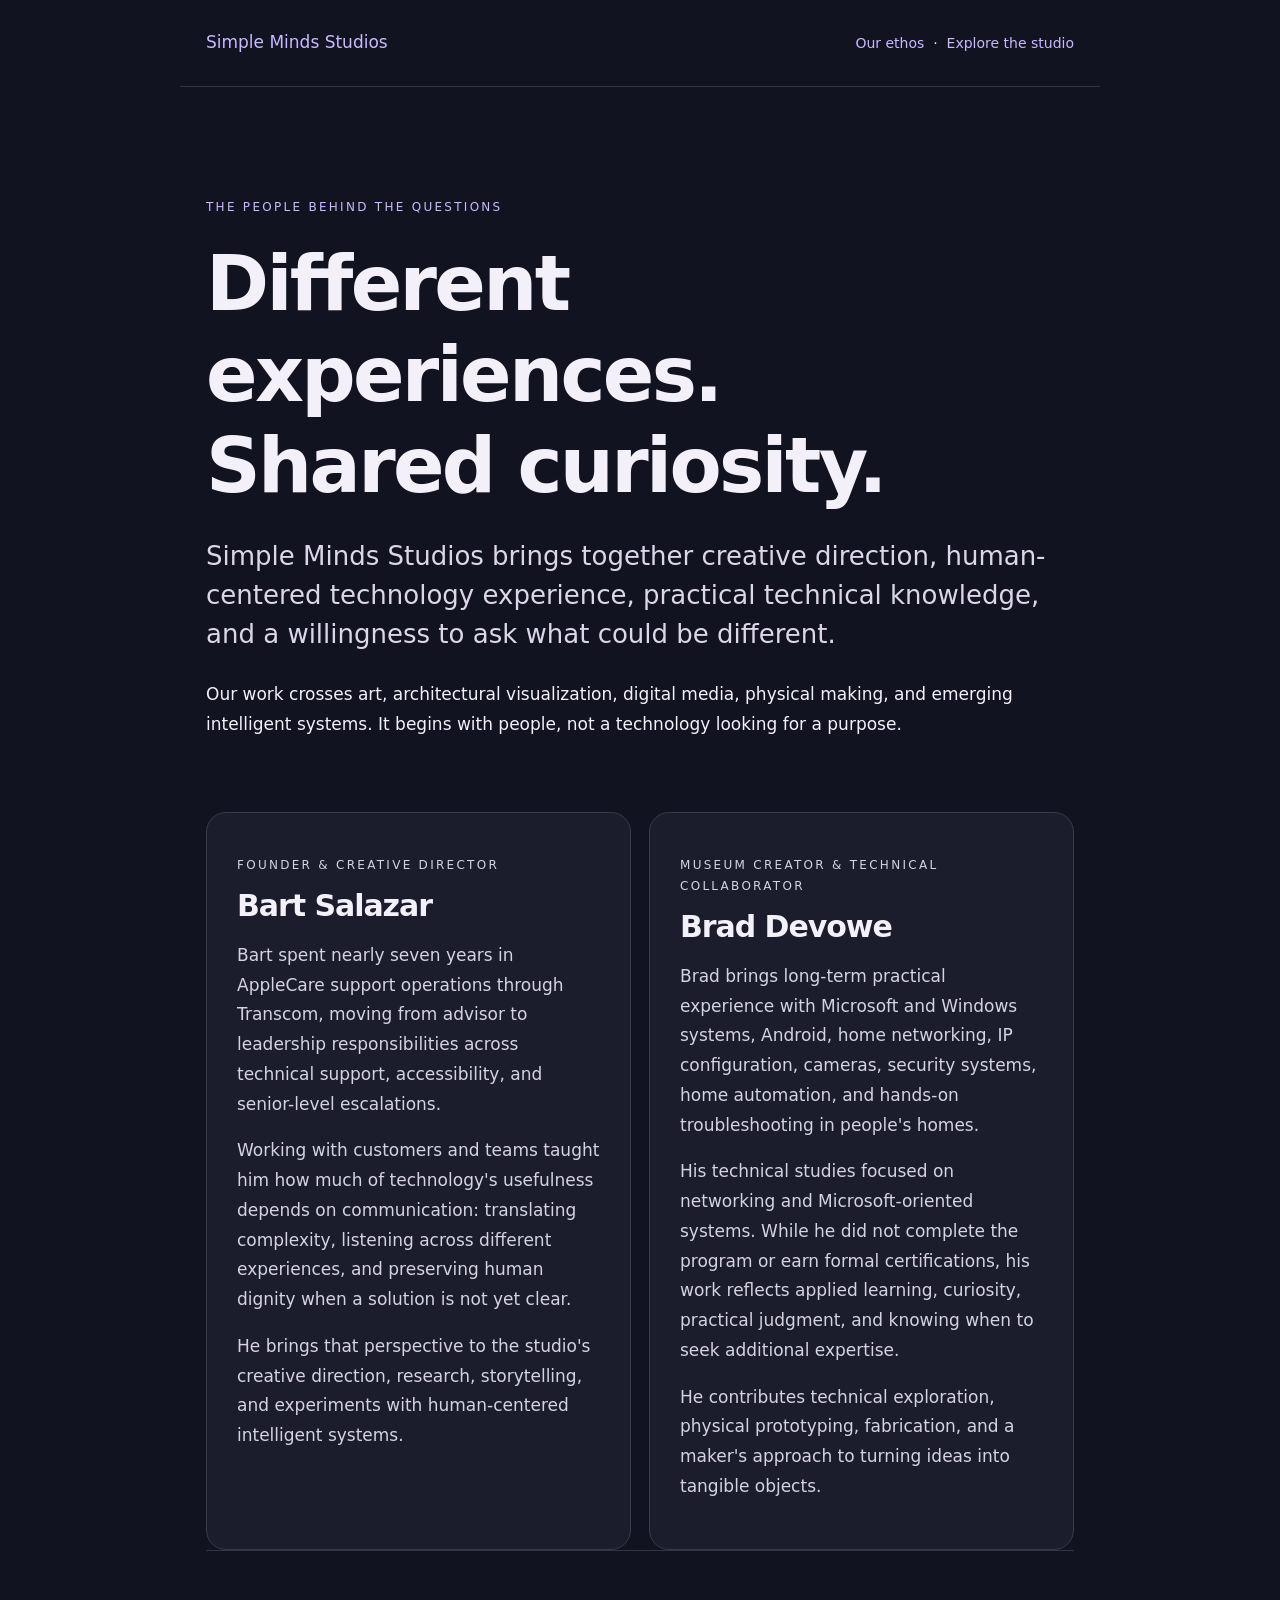
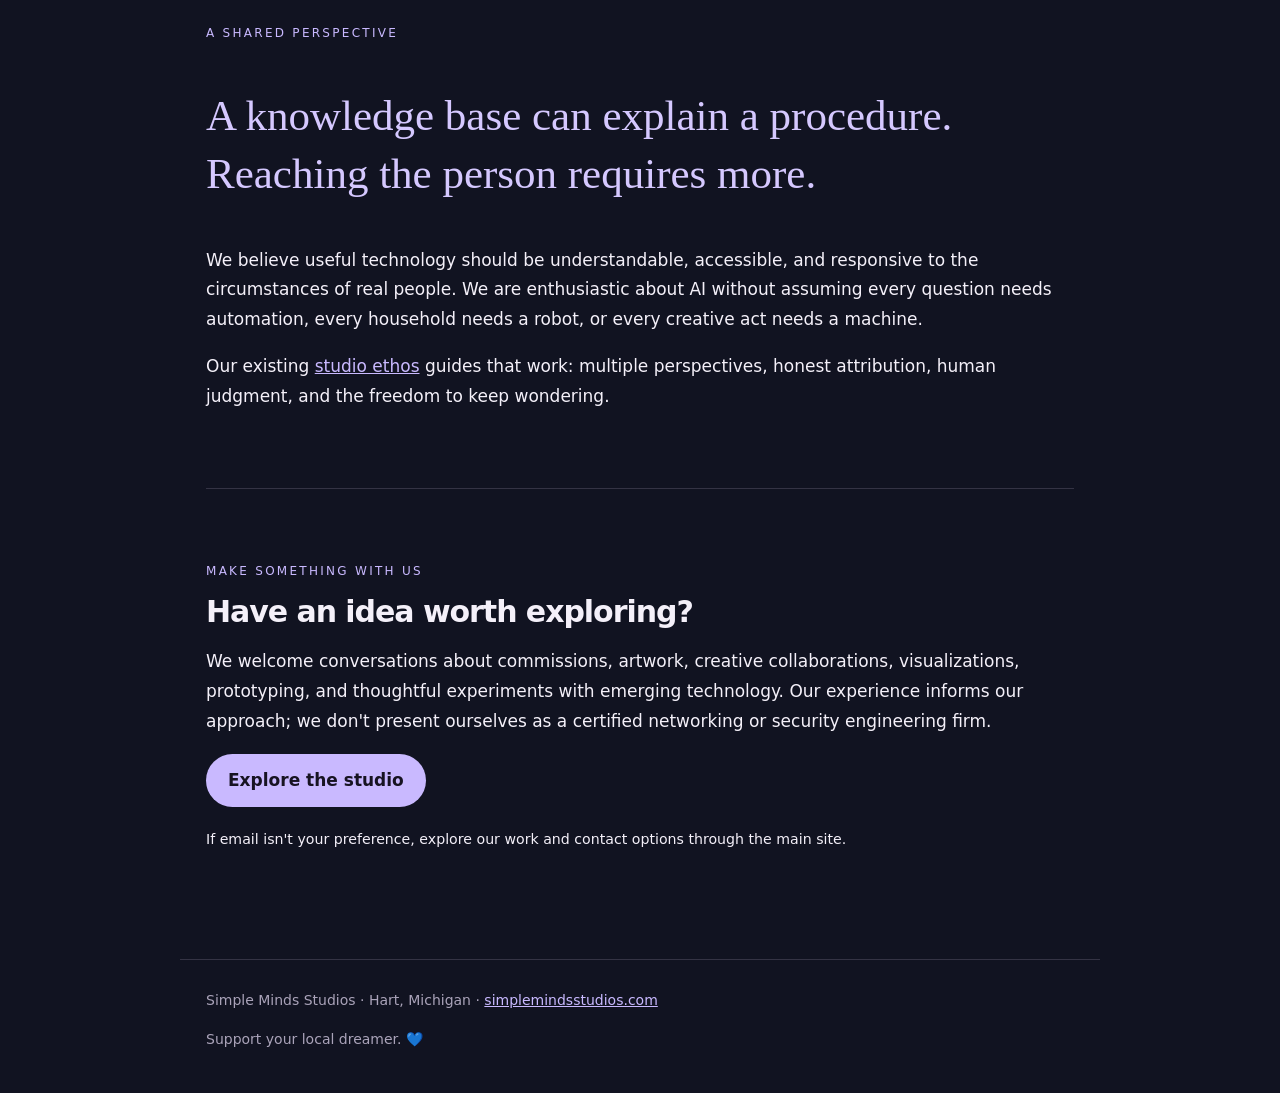
<file: people/index.html>
<!doctype html>
<html lang="en"><head><meta charset="utf-8"><meta name="viewport" content="width=device-width,initial-scale=1"><meta name="theme-color" content="#111321"><meta name="description" content="Meet the people behind Simple Minds Studios: human-centered creative practice, technical experience, and curiosity."><title>People Behind the Studio — Simple Minds Studios</title><style>
:root{color-scheme:dark}*{box-sizing:border-box}body{margin:0;background:#111321;color:#f4f0f9;font:17px/1.75 system-ui,-apple-system,sans-serif}a{color:#c9b9ff}header,main,footer{max-width:920px;margin:auto;padding:28px 26px}header{display:flex;justify-content:space-between;gap:20px;align-items:center;border-bottom:1px solid #343344}header a{text-decoration:none}nav{font-size:14px}h1,h2{line-height:1.2;letter-spacing:-.035em}h1{font-size:clamp(42px,7vw,76px);margin:20px 0}h2{font-size:30px;margin:0 0 12px}.eyebrow{font-size:12px;letter-spacing:.19em;text-transform:uppercase;color:#c9b9ff}.lead{font-size:clamp(20px,3vw,26px);line-height:1.5;color:#ddd6e9}.hero{padding:70px 0 55px}.cards{display:grid;grid-template-columns:repeat(auto-fit,minmax(270px,1fr));gap:18px}.card{padding:30px;border:1px solid #3c394c;border-radius:20px;background:#1b1d2d}.card p{color:#d6d2df}.section{padding:60px 0;border-top:1px solid #343344}.quote{font-family:Georgia,serif;font-size:clamp(27px,4vw,43px);line-height:1.35;color:#d5c8ff}.cta{display:inline-block;background:#c9b9ff;color:#171322;text-decoration:none;padding:12px 22px;border-radius:40px;font-weight:700}footer{color:#aaa3b9;font-size:14px;border-top:1px solid #343344}strong{color:#fff}</style></head>
<body><header><a href="/">Simple Minds Studios</a><nav><a href="/ethos/">Our ethos</a> &nbsp;·&nbsp; <a href="/">Explore the studio</a></nav></header><main>
<section class="hero"><p class="eyebrow">The people behind the questions</p><h1>Different experiences.<br>Shared curiosity.</h1><p class="lead">Simple Minds Studios brings together creative direction, human-centered technology experience, practical technical knowledge, and a willingness to ask what could be different.</p><p>Our work crosses art, architectural visualization, digital media, physical making, and emerging intelligent systems. It begins with people, not a technology looking for a purpose.</p></section>
<section class="cards" aria-label="Studio collaborators"><article class="card"><p class="eyebrow">Founder &amp; Creative Director</p><h2>Bart Salazar</h2><p>Bart spent nearly seven years in AppleCare support operations through Transcom, moving from advisor to leadership responsibilities across technical support, accessibility, and senior-level escalations.</p><p>Working with customers and teams taught him how much of technology's usefulness depends on communication: translating complexity, listening across different experiences, and preserving human dignity when a solution is not yet clear.</p><p>He brings that perspective to the studio's creative direction, research, storytelling, and experiments with human-centered intelligent systems.</p></article>
<article class="card"><p class="eyebrow">Museum Creator &amp; Technical Collaborator</p><h2>Brad Devowe</h2><p>Brad brings long-term practical experience with Microsoft and Windows systems, Android, home networking, IP configuration, cameras, security systems, home automation, and hands-on troubleshooting in people's homes.</p><p>His technical studies focused on networking and Microsoft-oriented systems. While he did not complete the program or earn formal certifications, his work reflects applied learning, curiosity, practical judgment, and knowing when to seek additional expertise.</p><p>He contributes technical exploration, physical prototyping, fabrication, and a maker's approach to turning ideas into tangible objects.</p></article></section>
<section class="section"><p class="eyebrow">A shared perspective</p><p class="quote">A knowledge base can explain a procedure. Reaching the person requires more.</p><p>We believe useful technology should be understandable, accessible, and responsive to the circumstances of real people. We are enthusiastic about AI without assuming every question needs automation, every household needs a robot, or every creative act needs a machine.</p><p>Our existing <a href="/ethos/">studio ethos</a> guides that work: multiple perspectives, honest attribution, human judgment, and the freedom to keep wondering.</p></section>
<section class="section"><p class="eyebrow">Make something with us</p><h2>Have an idea worth exploring?</h2><p>We welcome conversations about commissions, artwork, creative collaborations, visualizations, prototyping, and thoughtful experiments with emerging technology. Our experience informs our approach; we don't present ourselves as a certified networking or security engineering firm.</p><a class="cta" href="/">Explore the studio</a><p><small>If email isn't your preference, explore our work and contact options through the main site.</small></p></section></main><footer>Simple Minds Studios · Hart, Michigan · <a href="/">simplemindsstudios.com</a><p>Support your local dreamer. 💙</p></footer></body></html>
</file>
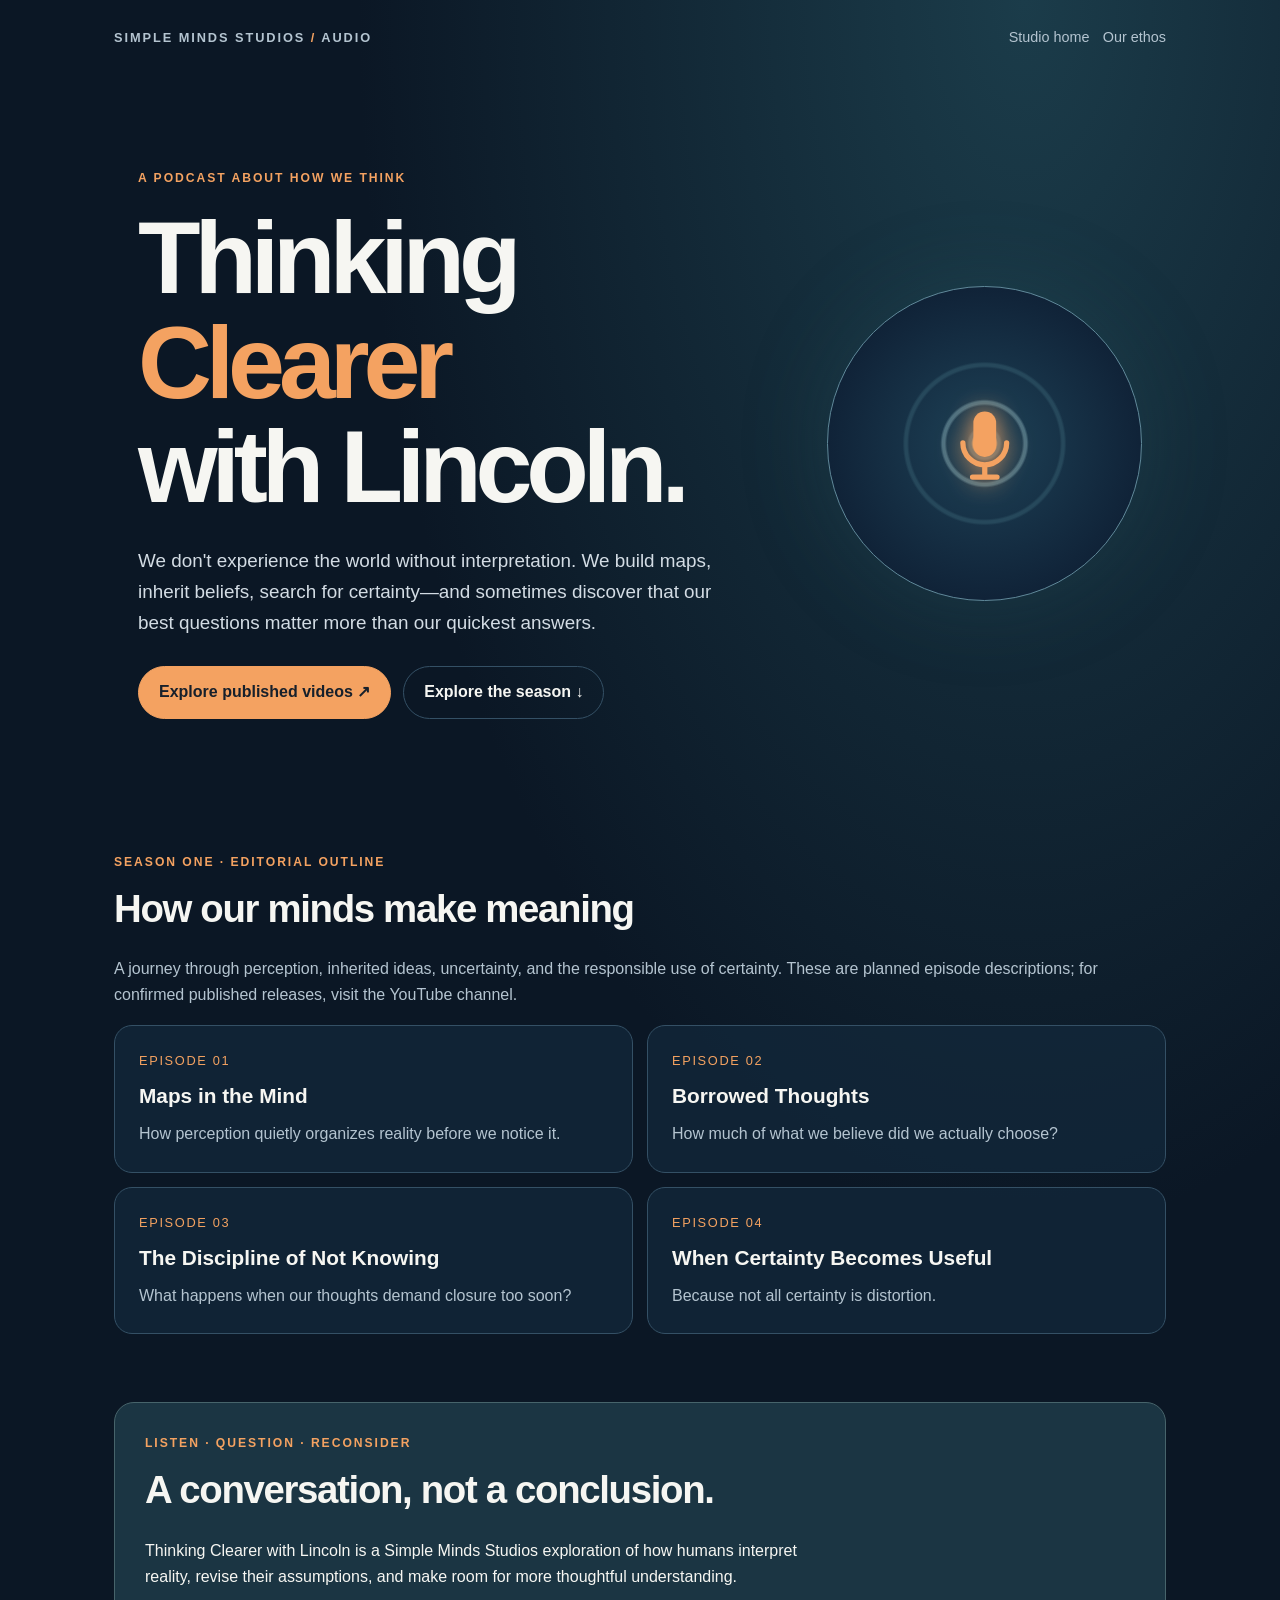
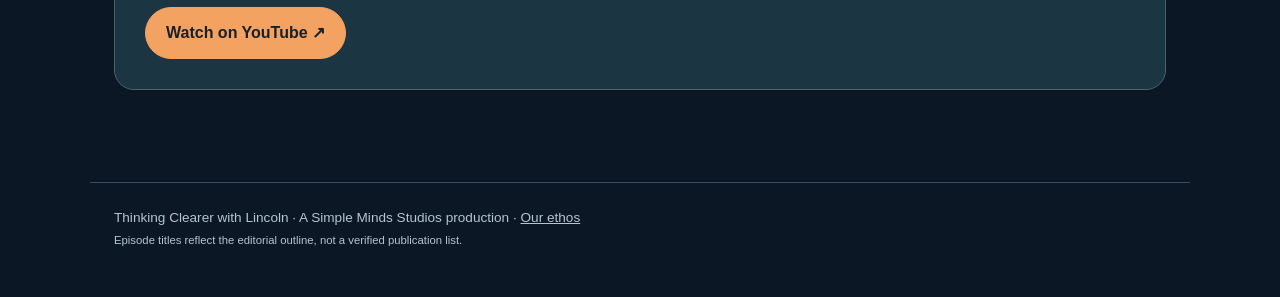
<file: thinking-clearer/index.html>
<!doctype html>
<html lang="en"><head><meta charset="utf-8"><meta name="viewport" content="width=device-width,initial-scale=1">
<meta name="theme-color" content="#0d1b2a"><meta name="description" content="Thinking Clearer with Lincoln: a Simple Minds Studios podcast exploring perception, belief, uncertainty and how we think.">
<meta property="og:type" content="website"><meta property="og:title" content="Thinking Clearer with Lincoln"><meta property="og:description" content="A podcast about how we think, what we believe, and how we learn to question both."><meta property="og:url" content="https://simplemindsstudios.com/thinking-clearer/">
<link rel="canonical" href="https://simplemindsstudios.com/thinking-clearer/"><title>Thinking Clearer with Lincoln | Simple Minds Studios</title>
<style>
:root{color-scheme:dark;--bg:#0b1725;--muted:#b4c4d0;--amber:#f4a261;--line:#345065}*{box-sizing:border-box}html{scroll-behavior:smooth}body{margin:0;background:radial-gradient(ellipse at 80% 0,#1b3c4a 0,transparent 46%),var(--bg);color:#f6f6f2;font-family:ui-sans-serif,-apple-system,BlinkMacSystemFont,"Segoe UI",sans-serif;line-height:1.65}a{color:inherit}header,main,footer{max-width:1100px;margin:auto;padding:24px}header{display:flex;justify-content:space-between;align-items:center;gap:20px}header a{color:var(--muted);text-decoration:none;font-size:.9rem}header a:hover,.link:hover{color:var(--amber)}.brand{font-size:.8rem;letter-spacing:.15em;text-transform:uppercase;font-weight:700}.hero{padding:70px 24px 65px;display:grid;grid-template-columns:1.35fr .65fr;align-items:center;gap:36px}.eyebrow{color:var(--amber);letter-spacing:.16em;text-transform:uppercase;font-size:.76rem;font-weight:700}h1{font-size:clamp(3.2rem,8vw,6.5rem);line-height:1.02;letter-spacing:-.06em;margin:18px 0 25px}h1 em{font-style:normal;color:var(--amber)}.lede{max-width:610px;font-size:1.18rem;color:#d3dce4}.actions{display:flex;flex-wrap:wrap;gap:12px;margin-top:28px}.btn{display:inline-block;border:1px solid var(--line);padding:12px 20px;border-radius:999px;text-decoration:none;font-weight:700}.btn:hover{filter:brightness(1.12)}.primary{background:var(--amber);border-color:var(--amber);color:#17202b}.orb{aspect-ratio:1;border-radius:50%;border:1px solid #60899a;background:radial-gradient(circle at 50% 50%,#e4a56c 0 5%,#355c70 6% 7%,transparent 8% 17%,#4d7181 18% 19%,transparent 20% 34%,#26485b 35% 36%,transparent 37%),radial-gradient(circle,#1e4257,#102338 70%);box-shadow:0 0 90px #2e69703b;display:grid;place-items:center}.orb svg{width:28%;filter:drop-shadow(0 0 12px #f4a261)}section{margin-bottom:68px}.section-title{font-size:clamp(1.8rem,3vw,2.7rem);letter-spacing:-.035em;margin:5px 0 12px}.muted{color:var(--muted)}.grid{display:grid;grid-template-columns:repeat(2,minmax(0,1fr));gap:14px}.card{border:1px solid var(--line);background:#13283bba;border-radius:18px;padding:24px}.num{color:var(--amber);font-size:.8rem;letter-spacing:.13em}.card h3{margin:8px 0;font-size:1.3rem}.card p{color:var(--muted);margin:0}.callout{padding:30px;border-radius:20px;background:#1b3543;border:1px solid #47646b}.callout p{max-width:700px}footer{border-top:1px solid var(--line);color:var(--muted);font-size:.85rem;padding-bottom:45px}@media(max-width:680px){.hero{grid-template-columns:1fr;padding-top:30px}.orb{max-width:210px;margin:auto}.grid{grid-template-columns:1fr}h1{font-size:3.5rem}header{align-items:flex-start}}
</style></head><body>
<header><a class="brand" href="/" aria-label="Simple Minds Studios home">Simple Minds Studios <span style="color:var(--amber)">/</span> Audio</a><nav><a href="/">Studio home</a> &nbsp; <a href="/ethos/">Our ethos</a></nav></header>
<main><section class="hero"><div><div class="eyebrow">A podcast about how we think</div><h1>Thinking<br><em>Clearer</em><br>with Lincoln.</h1><p class="lede">We don't experience the world without interpretation. We build maps, inherit beliefs, search for certainty—and sometimes discover that our best questions matter more than our quickest answers.</p><div class="actions"><a class="btn primary" href="https://www.youtube.com/@simplemindsstudios/videos" target="_blank" rel="noopener noreferrer">Explore published videos ↗</a><a class="btn" href="#season-one">Explore the season ↓</a></div></div><div class="orb" aria-hidden="true"><svg viewBox="0 0 100 100" fill="none"><rect x="37" y="13" width="26" height="52" rx="13" fill="#f4a261"/><path d="M25 49a25 25 0 0050 0M50 74v14M36 88h28" stroke="#f4a261" stroke-width="6" stroke-linecap="round"/></svg></div></section>
<section id="season-one"><div class="eyebrow">Season One · Editorial outline</div><h2 class="section-title">How our minds make meaning</h2><p class="muted">A journey through perception, inherited ideas, uncertainty, and the responsible use of certainty. These are planned episode descriptions; for confirmed published releases, visit the YouTube channel.</p><div class="grid">
<article class="card"><div class="num">EPISODE 01</div><h3>Maps in the Mind</h3><p>How perception quietly organizes reality before we notice it.</p></article>
<article class="card"><div class="num">EPISODE 02</div><h3>Borrowed Thoughts</h3><p>How much of what we believe did we actually choose?</p></article>
<article class="card"><div class="num">EPISODE 03</div><h3>The Discipline of Not Knowing</h3><p>What happens when our thoughts demand closure too soon?</p></article>
<article class="card"><div class="num">EPISODE 04</div><h3>When Certainty Becomes Useful</h3><p>Because not all certainty is distortion.</p></article>
</div></section>
<section class="callout"><div class="eyebrow">Listen · Question · Reconsider</div><h2 class="section-title">A conversation, not a conclusion.</h2><p>Thinking Clearer with Lincoln is a Simple Minds Studios exploration of how humans interpret reality, revise their assumptions, and make room for more thoughtful understanding.</p><a class="btn primary" href="https://www.youtube.com/@simplemindsstudios" target="_blank" rel="noopener noreferrer">Watch on YouTube ↗</a></section></main>
<footer>Thinking Clearer with Lincoln · A Simple Minds Studios production · <a href="/ethos/">Our ethos</a><br><small>Episode titles reflect the editorial outline, not a verified publication list.</small></footer></body></html>
</file>
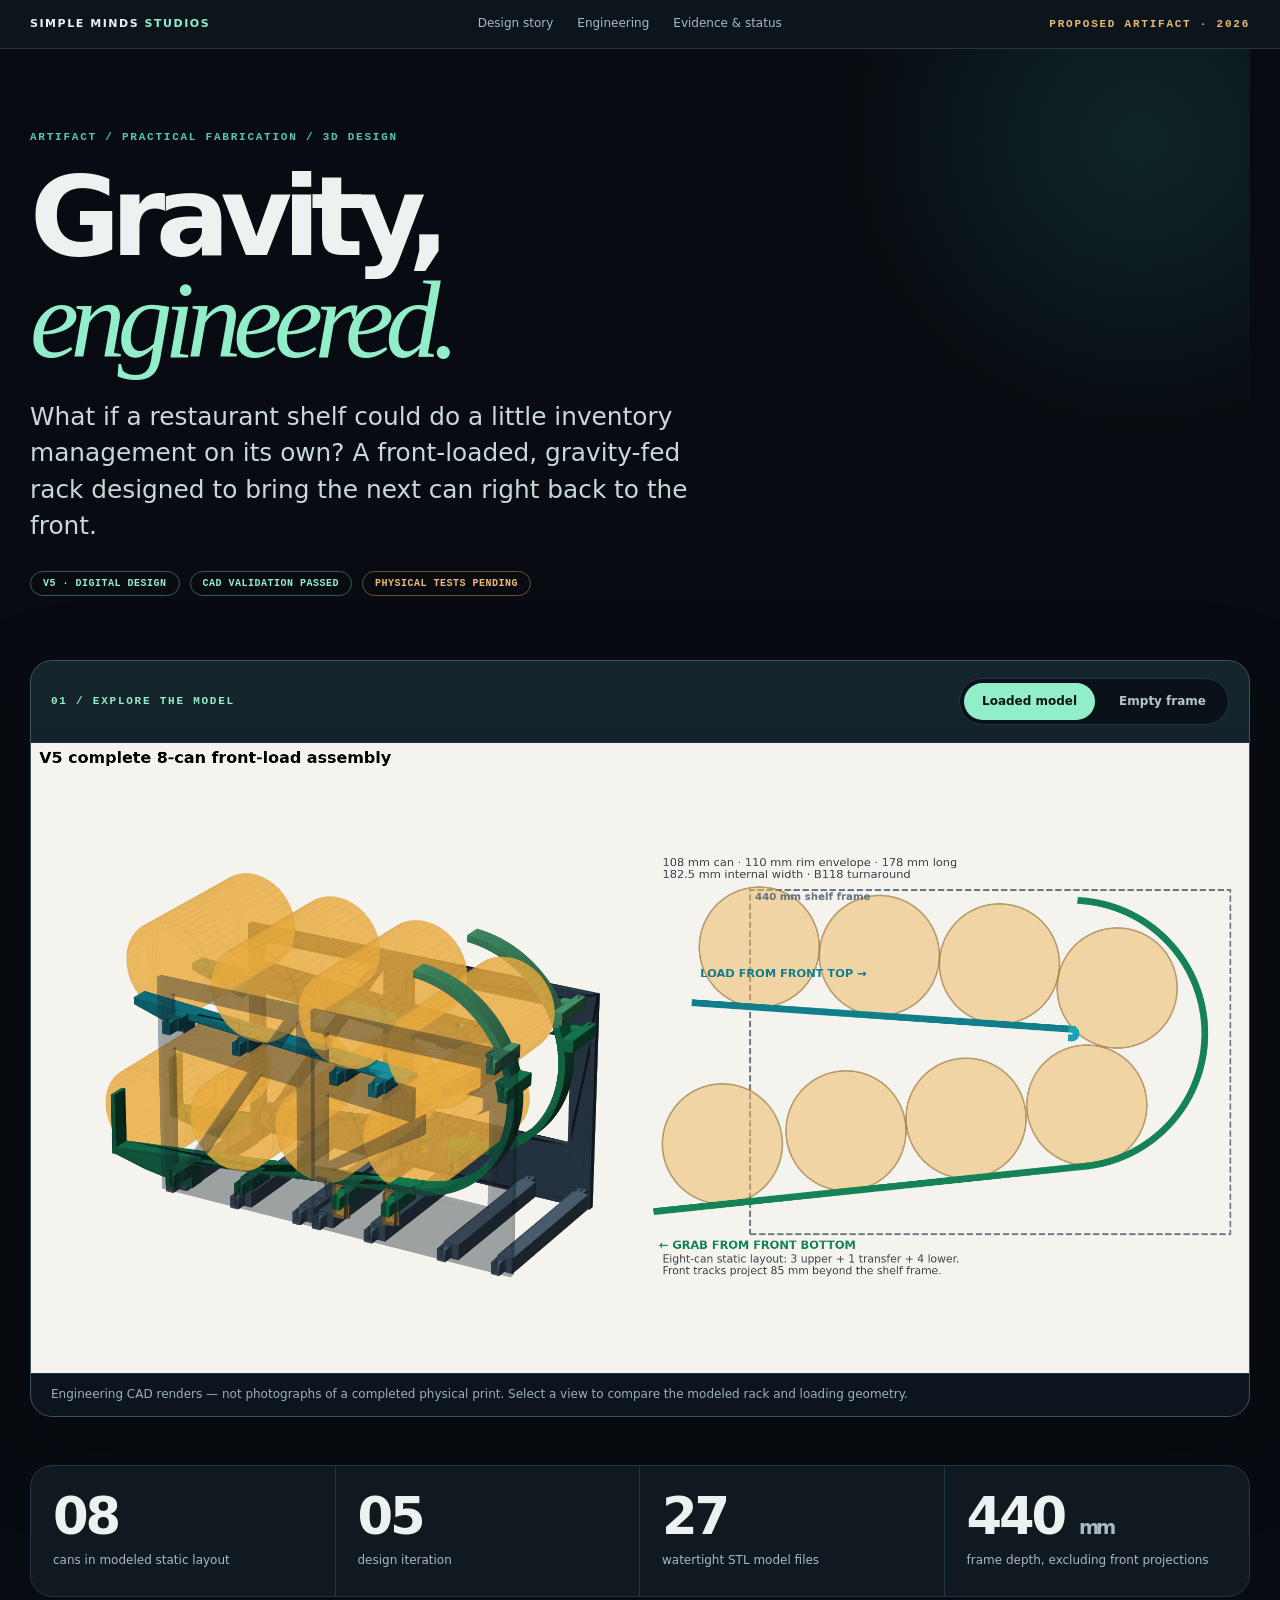
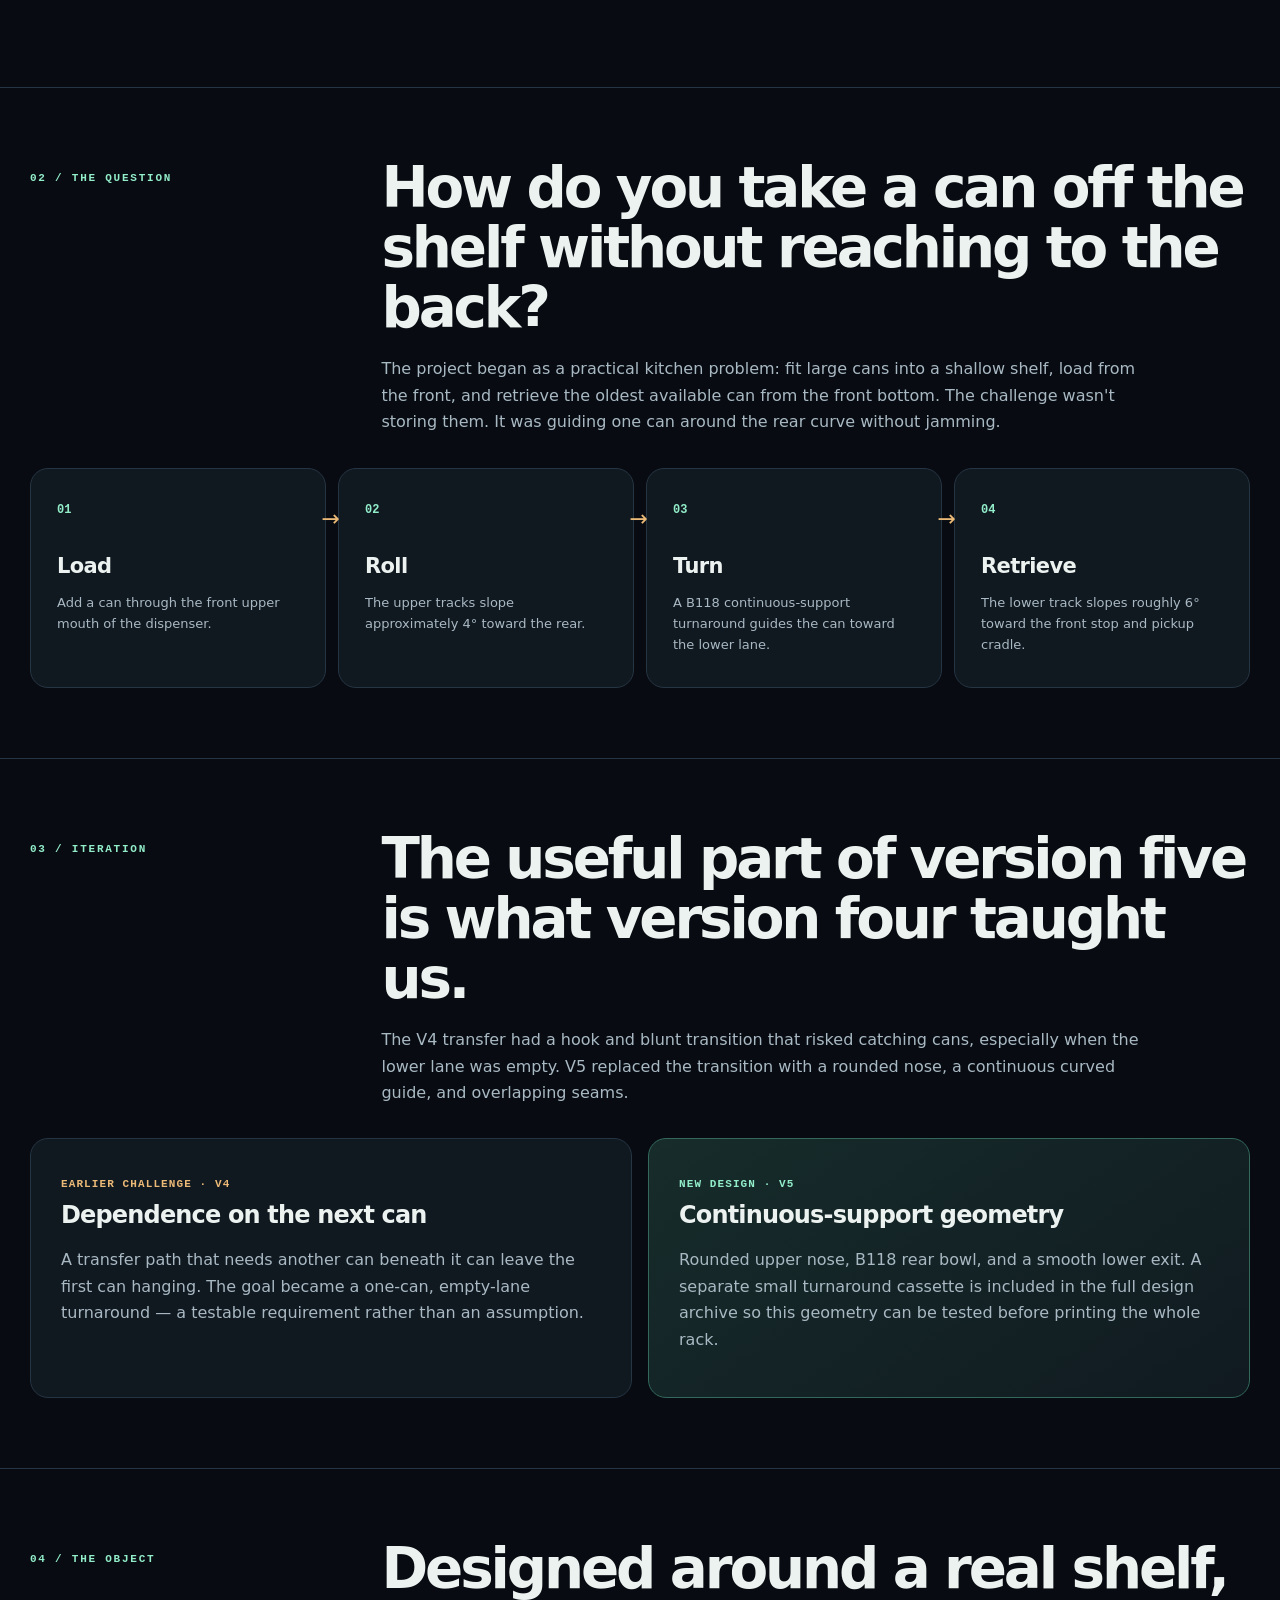
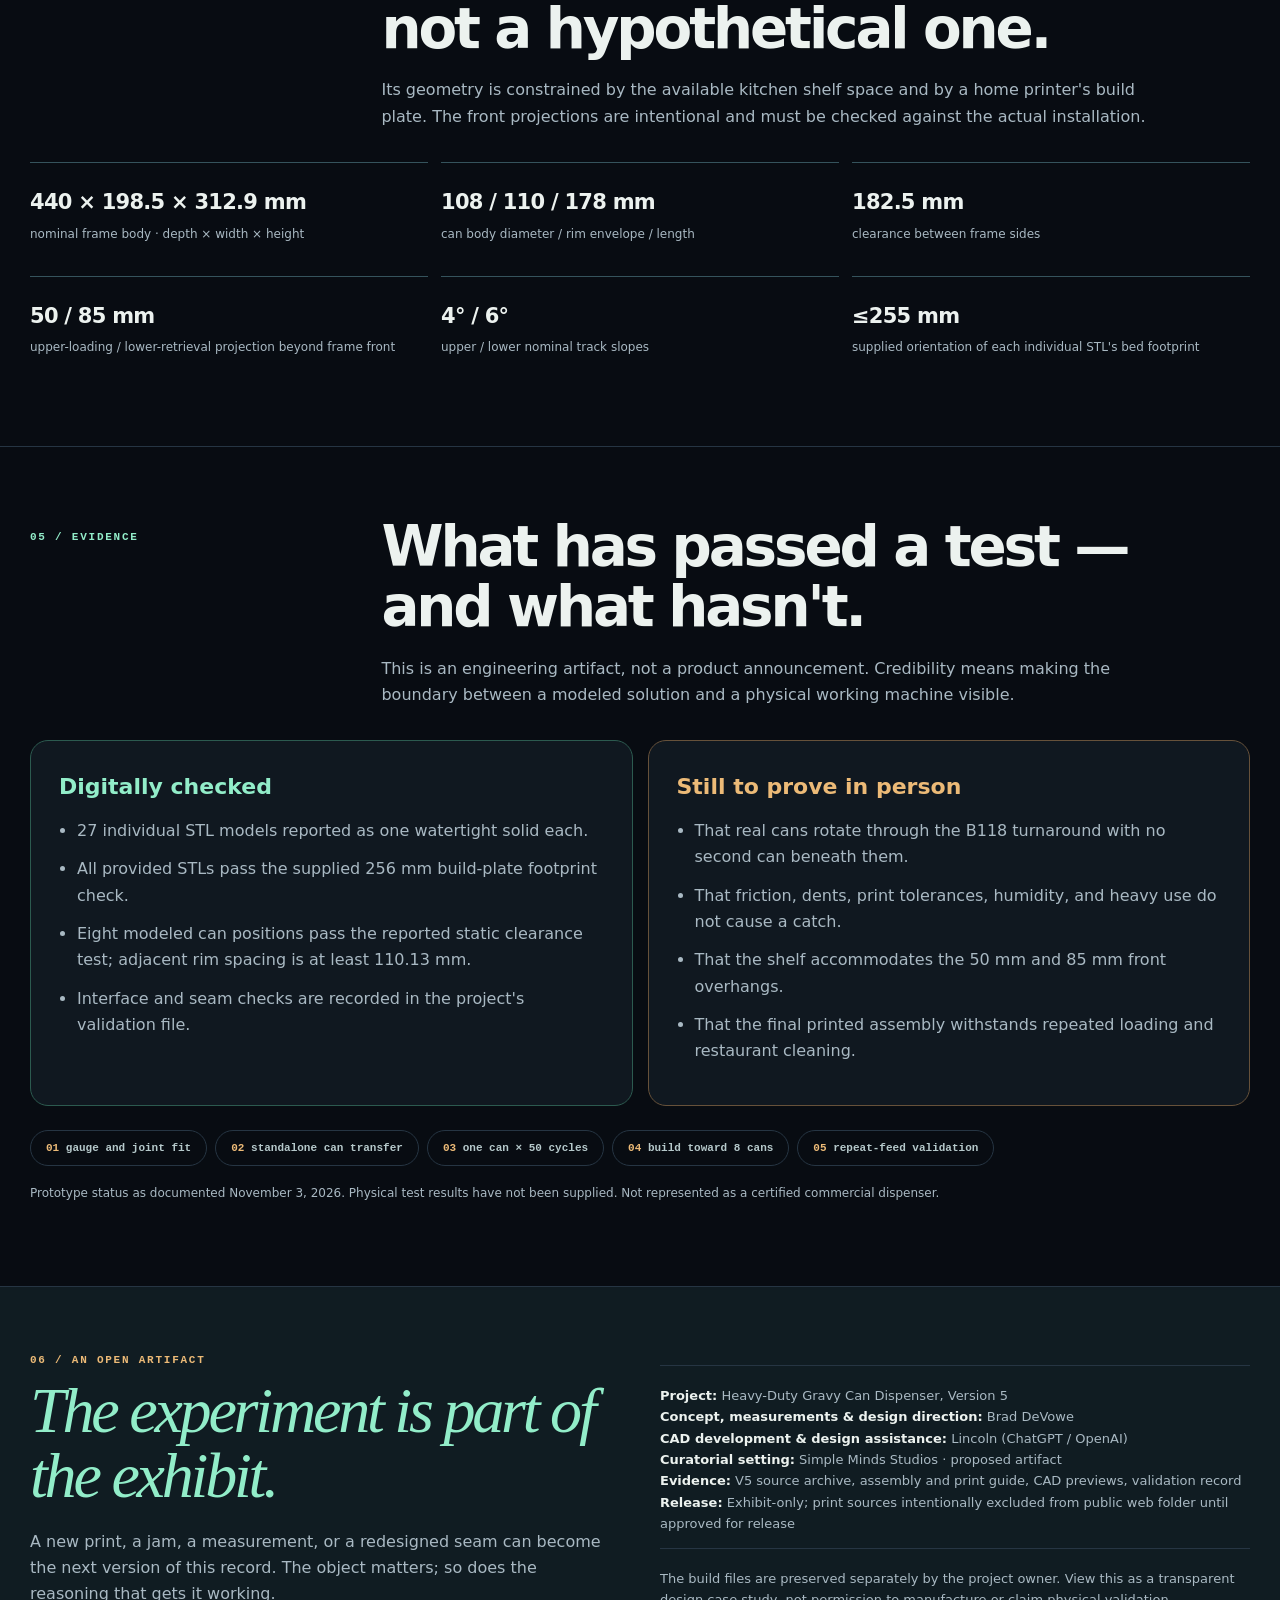
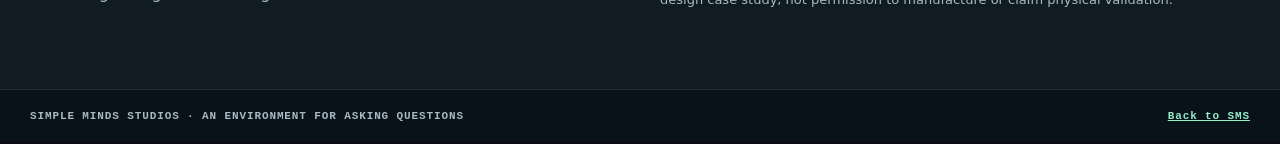
<file: artifacts/gravy-dispenser-v5/index.html>
<!DOCTYPE html>
<html lang="en">
<head>
<meta charset="utf-8">
<meta name="viewport" content="width=device-width,initial-scale=1">
<meta name="color-scheme" content="dark">
<meta name="description" content="A Simple Minds Studios proposed artifact: Brad DeVowe and Lincoln's digitally validated, unprinted V5 gravity-feed can dispenser. Explore CAD previews, design evolution and prototype status.">
<meta property="og:title" content="Gravity, Engineered — Heavy-Duty Gravy Can Dispenser V5">
<meta property="og:description" content="A design artifact documenting a front-loading, front-dispensing eight-can rack, its fifth revision and what remains untested.">
<meta property="og:type" content="website">
<meta property="og:image" content="assets/v5-loaded-cad.png">
<title>Gravity, Engineered | SMS Artifact — Gravy Dispenser V5</title>
<style>
:root{--bg:#080c12;--surface:#101820;--surface2:#151f29;--line:#263543;--ink:#ecf2ef;--muted:#a9b9c3;--green:#92edc9;--mint:#55c9ab;--gold:#ecba77;--blue:#8ad8e5;--width:1220px;--radius:22px;}
*,*::before,*::after{box-sizing:border-box} html{scroll-behavior:smooth}body{margin:0;background:var(--bg);color:var(--ink);font:400 16px/1.65 system-ui,-apple-system,BlinkMacSystemFont,"Segoe UI",sans-serif;overflow-x:hidden}a{color:var(--green)}a:hover{text-decoration-color:var(--gold)}button{font:inherit;cursor:pointer}
.skip{position:absolute;top:-60px;left:16px;z-index:30;background:var(--green);color:#07100e;padding:.8rem 1rem}.skip:focus{top:12px}.shell{width:min(calc(100% - 48px),var(--width));margin-inline:auto}.mono,.kicker,.eyebrow,.label,.navline,.meta{font:650 11px/1.5 ui-monospace,SFMono-Regular,Consolas,monospace;letter-spacing:.16em;text-transform:uppercase}
.topline{background:#0b151b;border-bottom:1px solid var(--line)}.topline .shell{display:flex;justify-content:space-between;align-items:center;gap:16px;padding:14px 0}.brand{font-size:11px;letter-spacing:.14em;color:var(--ink);font-weight:750;text-decoration:none}.brand em{color:var(--green);font-style:normal}.navlinks{display:flex;gap:24px}.navlinks a{color:var(--muted);text-decoration:none;font-size:12px}.navlinks a:hover{color:var(--green)}
.hero{padding:80px 0 36px;position:relative;overflow:hidden}.hero:before{content:"";position:absolute;z-index:-1;width:700px;height:700px;right:-240px;top:-260px;background:radial-gradient(circle,rgba(44,141,121,.2),transparent 60%);pointer-events:none}.eyebrow{color:var(--mint);margin-bottom:22px}.hero h1{font-size:clamp(3.3rem,8.6vw,8.8rem);font-weight:720;letter-spacing:-.086em;line-height:.92;margin:0 0 28px;max-width:1050px}.hero h1 em{font-family:Georgia,serif;font-style:italic;font-weight:400;letter-spacing:-.075em;color:var(--green)}.lede{font-size:clamp(1.1rem,2.1vw,1.55rem);line-height:1.47;max-width:700px;color:#c8d9db;margin:0 0 26px}.hero-meta{display:flex;flex-wrap:wrap;align-items:center;gap:10px}.pill{border:1px solid #335a54;color:var(--green);border-radius:999px;padding:6px 12px;font:600 10px ui-monospace,monospace;letter-spacing:.05em}.pill.amber{color:var(--gold);border-color:#68513a}.pill.dim{color:#b9c8d1;border-color:#344550}
.visual{margin:28px auto 48px;background:linear-gradient(180deg,#14252b,#0c141c);border:1px solid #3a5361;border-radius:var(--radius);overflow:hidden;box-shadow:0 34px 90px rgba(0,0,0,.28)}.visualbar{display:flex;justify-content:space-between;align-items:center;flex-wrap:wrap;gap:12px;padding:17px 20px;border-bottom:1px solid var(--line)}.visualbar .label{color:var(--green)}.tabset{display:flex;gap:6px;background:#0a1118;padding:4px;border:1px solid var(--line);border-radius:99px}.tab{color:#b4c7c9;background:transparent;border:0;border-radius:99px;padding:9px 18px;font-size:12px;font-weight:700}.tab[aria-selected="true"]{background:var(--green);color:#0b1616}.imagewrap{position:relative;background:#f0eee8;min-height:250px;display:grid;place-items:center;overflow:hidden}.imagewrap img{display:block;width:100%;height:auto;max-height:690px;object-fit:contain}.imagewrap img[hidden]{display:none}.imgfoot{padding:11px 20px;color:#9dafba;font-size:12px;border-top:1px solid var(--line)}
.metrics{display:grid;grid-template-columns:repeat(4,minmax(0,1fr));border:1px solid var(--line);border-radius:var(--radius);overflow:hidden;background:var(--surface);margin:38px 0 90px}.metric{padding:25px 22px;border-right:1px solid var(--line)}.metric:last-child{border:0}.metric strong{font-size:clamp(2rem,4vw,3.8rem);letter-spacing:-.06em;line-height:1;display:block}.metric span{color:var(--muted);font-size:12px;display:block;margin-top:9px}
section{scroll-margin-top:22px}.section{padding:70px 0;border-top:1px solid var(--line)}.section-head{display:grid;grid-template-columns:.55fr 1.45fr;gap:22px;margin-bottom:32px}.section-head .kicker{color:var(--green);padding-top:12px}.section-head h2{font-size:clamp(2rem,4.4vw,4.3rem);line-height:1.07;letter-spacing:-.055em;margin:0 0 18px;font-weight:690}.section-head p{color:var(--muted);max-width:770px;margin:0}
.process-grid{display:grid;grid-template-columns:repeat(4,1fr);gap:12px}.step{padding:26px;background:var(--surface);border:1px solid var(--line);border-radius:18px;position:relative;min-height:220px}.step .num{color:var(--green);font:700 12px ui-monospace,monospace}.step h3{font-size:21px;letter-spacing:-.03em;margin:28px 0 8px}.step p{color:var(--muted);font-size:13px;margin:0}.step:not(:last-child):after{content:"→";color:var(--gold);position:absolute;right:-15px;top:32px;font-size:22px;z-index:1}
.split{display:grid;grid-template-columns:1fr 1fr;gap:16px}.panel{background:var(--surface);border:1px solid var(--line);border-radius:18px;padding:30px}.panel h3{font-size:24px;letter-spacing:-.035em;margin:0 0 12px}.panel p{color:var(--muted);margin:0 0 14px}.small-label{font:700 11px ui-monospace,monospace;letter-spacing:.1em;color:var(--gold);text-transform:uppercase}.panel.accent{background:linear-gradient(145deg,#172c2b,#101a20);border-color:#32695b}.panel.accent .small-label{color:var(--green)}
.fact-grid{display:grid;grid-template-columns:repeat(3,1fr);gap:13px}.fact{border-top:1px solid #35535c;padding:22px 12px 18px 0}.fact b{display:block;font-size:21px;letter-spacing:-.035em}.fact span{display:block;color:var(--muted);font-size:12px;margin-top:5px}.status-columns{display:grid;grid-template-columns:1fr 1fr;gap:15px}.evidence{background:var(--surface);border:1px solid var(--line);border-radius:18px;padding:28px}.evidence h3{margin:0 0 12px;font-size:22px}.evidence ul{padding-left:18px;margin:10px 0 0;color:var(--muted)}.evidence li{margin-bottom:12px}.evidence.confirmed{border-color:#2c5a4f}.evidence.pending{border-color:#66513a}.evidence.confirmed h3{color:var(--green)}.evidence.pending h3{color:var(--gold)}
.validation-path{display:flex;gap:8px;flex-wrap:wrap;margin-top:24px}.tag-step{border:1px solid var(--line);padding:11px 15px;border-radius:99px;font:650 11px ui-monospace,monospace;color:#b6c9cb}.tag-step strong{color:var(--gold)}
.outro{background:#101c22;border-top:1px solid var(--line);padding:65px 0}.outro-grid{display:grid;grid-template-columns:1fr 1fr;gap:40px}.outro h2{font-family:Georgia,serif;font-style:italic;font-size:clamp(2.4rem,5vw,5rem);letter-spacing:-.05em;line-height:1.02;margin:10px 0 20px;color:var(--green);font-weight:400}.outro p{color:var(--muted)}.credits{color:var(--muted);font-size:13px;border-top:1px solid var(--line);padding-top:19px}.credits strong{color:var(--ink)}footer{border-top:1px solid #1e3037;background:#091218;color:var(--muted);font:600 11px ui-monospace,monospace;letter-spacing:.08em}.footer-row{display:flex;justify-content:space-between;gap:24px;padding:20px 0;flex-wrap:wrap}footer a{color:var(--green)}
@media(max-width:900px){.process-grid{grid-template-columns:repeat(2,1fr)}.step:nth-child(2):after{display:none}.metrics{grid-template-columns:repeat(2,1fr)}.metric:nth-child(2){border-right:0}.metric:nth-child(-n+2){border-bottom:1px solid var(--line)}.section-head{grid-template-columns:1fr}.outro-grid{grid-template-columns:1fr}}@media(max-width:600px){.shell{width:min(calc(100% - 32px),var(--width))}.navlinks{display:none}.hero{padding:54px 0 24px}.hero h1{font-size:clamp(3.15rem,14.5vw,5rem)}.metrics{margin:20px 0 45px}.metric{padding:16px}.metric strong{font-size:2rem}.section{padding:52px 0}.process-grid,.split,.fact-grid,.status-columns{grid-template-columns:1fr}.step:after{display:none}.step{min-height:0}.step h3{margin:18px 0 7px}.panel{padding:22px}.visualbar{padding:13px}.tab{padding:8px 12px}.imagewrap{min-height:180px}.imgfoot{font-size:11px}}
@media(prefers-reduced-motion:reduce){html{scroll-behavior:auto}}
</style>
</head>
<body>
<a class="skip" href="#artifact">Skip to exhibit</a>
<div class="topline"><div class="shell"><a class="brand" href="https://simplemindsstudios.com/">SIMPLE MINDS <em>STUDIOS</em></a><nav class="navlinks" aria-label="Exhibit sections"><a href="#story">Design story</a><a href="#specs">Engineering</a><a href="#status">Evidence & status</a></nav><span class="mono" style="color:var(--gold)">PROPOSED ARTIFACT · 2026</span></div></div>
<main id="artifact">
<header class="hero shell"><div class="eyebrow">ARTIFACT / PRACTICAL FABRICATION / 3D DESIGN</div><h1>Gravity,<br><em>engineered.</em></h1><p class="lede">What if a restaurant shelf could do a little inventory management on its own? A front-loaded, gravity-fed rack designed to bring the next can right back to the front.</p><div class="hero-meta"><span class="pill">V5 · DIGITAL DESIGN</span><span class="pill">CAD VALIDATION PASSED</span><span class="pill amber">PHYSICAL TESTS PENDING</span></div></header>
<div class="shell"><figure class="visual" aria-label="CAD image gallery"><div class="visualbar"><div class="label">01 / EXPLORE THE MODEL</div><div class="tabset" role="tablist" aria-label="View model"><button type="button" class="tab" role="tab" id="tab-loaded" aria-controls="panel-loaded" aria-selected="true" tabindex="0" data-view="loaded">Loaded model</button><button type="button" class="tab" role="tab" id="tab-empty" aria-controls="panel-empty" aria-selected="false" tabindex="-1" data-view="empty">Empty frame</button></div></div><div class="imagewrap"><div role="tabpanel" id="panel-loaded" aria-labelledby="tab-loaded"><img src="assets/v5-loaded-cad.png" alt="CAD illustration of V5 with translucent amber cans: three on top, one turning at rear, four below. Side diagram shows top front entry and bottom front removal." width="1800" height="900"></div><div role="tabpanel" id="panel-empty" aria-labelledby="tab-empty" hidden><img src="assets/v5-empty-cad.png" alt="CAD illustration of the V5 gravity-feed dispenser assembly without cans, showing frame and track geometry." width="1800" height="900" loading="lazy"></div></div><figcaption class="imgfoot">Engineering CAD renders — not photographs of a completed physical print. Select a view to compare the modeled rack and loading geometry.</figcaption></figure>
<div class="metrics"><div class="metric"><strong>08</strong><span>cans in modeled static layout</span></div><div class="metric"><strong>05</strong><span>design iteration</span></div><div class="metric"><strong>27</strong><span>watertight STL model files</span></div><div class="metric"><strong>440 <small style="font-size:.38em;color:var(--muted)">mm</small></strong><span>frame depth, excluding front projections</span></div></div></div>
<section class="section" id="story"><div class="shell"><div class="section-head"><div class="kicker">02 / THE QUESTION</div><div><h2>How do you take a can off the shelf without reaching to the back?</h2><p>The project began as a practical kitchen problem: fit large cans into a shallow shelf, load from the front, and retrieve the oldest available can from the front bottom. The challenge wasn't storing them. It was guiding one can around the rear curve without jamming.</p></div></div><div class="process-grid"><article class="step"><span class="num">01</span><h3>Load</h3><p>Add a can through the front upper mouth of the dispenser.</p></article><article class="step"><span class="num">02</span><h3>Roll</h3><p>The upper tracks slope approximately 4° toward the rear.</p></article><article class="step"><span class="num">03</span><h3>Turn</h3><p>A B118 continuous-support turnaround guides the can toward the lower lane.</p></article><article class="step"><span class="num">04</span><h3>Retrieve</h3><p>The lower track slopes roughly 6° toward the front stop and pickup cradle.</p></article></div></div></section>
<section class="section"><div class="shell"><div class="section-head"><div class="kicker">03 / ITERATION</div><div><h2>The useful part of version five is what version four taught us.</h2><p>The V4 transfer had a hook and blunt transition that risked catching cans, especially when the lower lane was empty. V5 replaced the transition with a rounded nose, a continuous curved guide, and overlapping seams.</p></div></div><div class="split"><article class="panel"><span class="small-label">Earlier challenge · V4</span><h3>Dependence on the next can</h3><p>A transfer path that needs another can beneath it can leave the first can hanging. The goal became a one-can, empty-lane turnaround — a testable requirement rather than an assumption.</p></article><article class="panel accent"><span class="small-label">New design · V5</span><h3>Continuous-support geometry</h3><p>Rounded upper nose, B118 rear bowl, and a smooth lower exit. A separate small turnaround cassette is included in the full design archive so this geometry can be tested before printing the whole rack.</p></article></div></div></section>
<section class="section" id="specs"><div class="shell"><div class="section-head"><div class="kicker">04 / THE OBJECT</div><div><h2>Designed around a real shelf, not a hypothetical one.</h2><p>Its geometry is constrained by the available kitchen shelf space and by a home printer's build plate. The front projections are intentional and must be checked against the actual installation.</p></div></div><div class="fact-grid"><div class="fact"><b>440 × 198.5 × 312.9 mm</b><span>nominal frame body · depth × width × height</span></div><div class="fact"><b>108 / 110 / 178 mm</b><span>can body diameter / rim envelope / length</span></div><div class="fact"><b>182.5 mm</b><span>clearance between frame sides</span></div><div class="fact"><b>50 / 85 mm</b><span>upper-loading / lower-retrieval projection beyond frame front</span></div><div class="fact"><b>4° / 6°</b><span>upper / lower nominal track slopes</span></div><div class="fact"><b>≤255 mm</b><span>supplied orientation of each individual STL's bed footprint</span></div></div></div></section>
<section class="section" id="status"><div class="shell"><div class="section-head"><div class="kicker">05 / EVIDENCE</div><div><h2>What has passed a test — and what hasn't.</h2><p>This is an engineering artifact, not a product announcement. Credibility means making the boundary between a modeled solution and a physical working machine visible.</p></div></div><div class="status-columns"><article class="evidence confirmed"><h3>Digitally checked</h3><ul><li>27 individual STL models reported as one watertight solid each.</li><li>All provided STLs pass the supplied 256 mm build-plate footprint check.</li><li>Eight modeled can positions pass the reported static clearance test; adjacent rim spacing is at least 110.13 mm.</li><li>Interface and seam checks are recorded in the project's validation file.</li></ul></article><article class="evidence pending"><h3>Still to prove in person</h3><ul><li>That real cans rotate through the B118 turnaround with no second can beneath them.</li><li>That friction, dents, print tolerances, humidity, and heavy use do not cause a catch.</li><li>That the shelf accommodates the 50 mm and 85 mm front overhangs.</li><li>That the final printed assembly withstands repeated loading and restaurant cleaning.</li></ul></article></div><div class="validation-path" aria-label="Planned physical test progression"><div class="tag-step"><strong>01</strong> gauge and joint fit</div><div class="tag-step"><strong>02</strong> standalone can transfer</div><div class="tag-step"><strong>03</strong> one can × 50 cycles</div><div class="tag-step"><strong>04</strong> build toward 8 cans</div><div class="tag-step"><strong>05</strong> repeat-feed validation</div></div><p style="font-size:12px;color:var(--muted);margin-top:18px">Prototype status as documented November 3, 2026. Physical test results have not been supplied. Not represented as a certified commercial dispenser.</p></div></section>
</main>
<div class="outro"><div class="shell outro-grid"><div><div class="kicker" style="color:var(--gold)">06 / AN OPEN ARTIFACT</div><h2>The experiment is part of the exhibit.</h2><p>A new print, a jam, a measurement, or a redesigned seam can become the next version of this record. The object matters; so does the reasoning that gets it working.</p></div><div><p class="credits"><strong>Project:</strong> Heavy-Duty Gravy Can Dispenser, Version 5<br><strong>Concept, measurements & design direction:</strong> Brad DeVowe<br><strong>CAD development & design assistance:</strong> Lincoln (ChatGPT / OpenAI)<br><strong>Curatorial setting:</strong> Simple Minds Studios · proposed artifact<br><strong>Evidence:</strong> V5 source archive, assembly and print guide, CAD previews, validation record<br><strong>Release:</strong> Exhibit-only; print sources intentionally excluded from public web folder until approved for release</p><p class="credits">The build files are preserved separately by the project owner. View this as a transparent design case study, not permission to manufacture or claim physical validation.</p></div></div></div>
<footer><div class="shell footer-row"><span>SIMPLE MINDS STUDIOS · AN ENVIRONMENT FOR ASKING QUESTIONS</span><a href="https://simplemindsstudios.com/">Back to SMS</a></div></footer>
<script>
(()=>{
 const tabs=[...document.querySelectorAll('[data-view]')];
 function show(view,focus=false){tabs.forEach(t=>{const active=t.dataset.view===view;t.setAttribute('aria-selected',String(active));t.tabIndex=active?0:-1;document.querySelector('#panel-'+t.dataset.view).hidden=!active;if(active&&focus)t.focus();});}
 tabs.forEach((t,i)=>{t.addEventListener('click',()=>show(t.dataset.view));t.addEventListener('keydown',e=>{if(e.key==='ArrowRight'||e.key==='ArrowLeft'){e.preventDefault();const delta=e.key==='ArrowRight'?1:-1;show(tabs[(i+delta+tabs.length)%tabs.length].dataset.view,true);}});});
})();
</script>
</body></html>
</file>
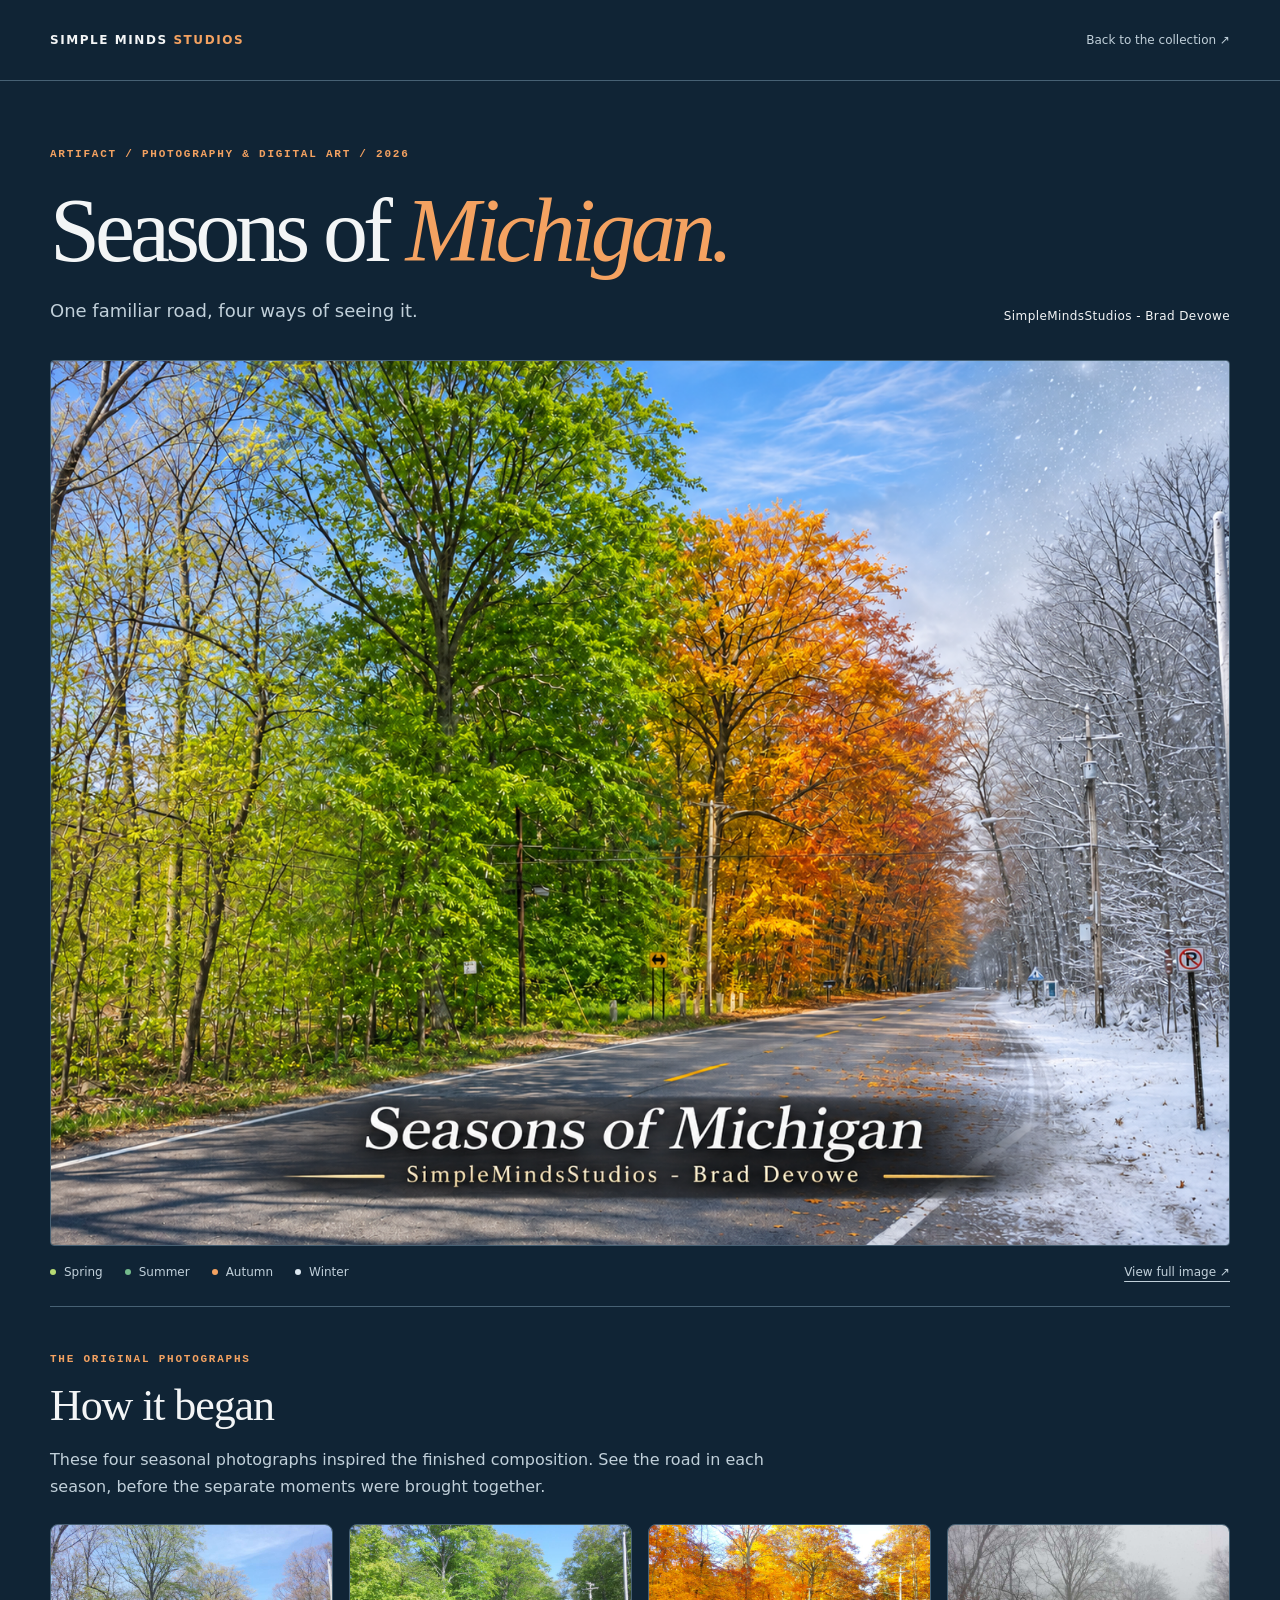
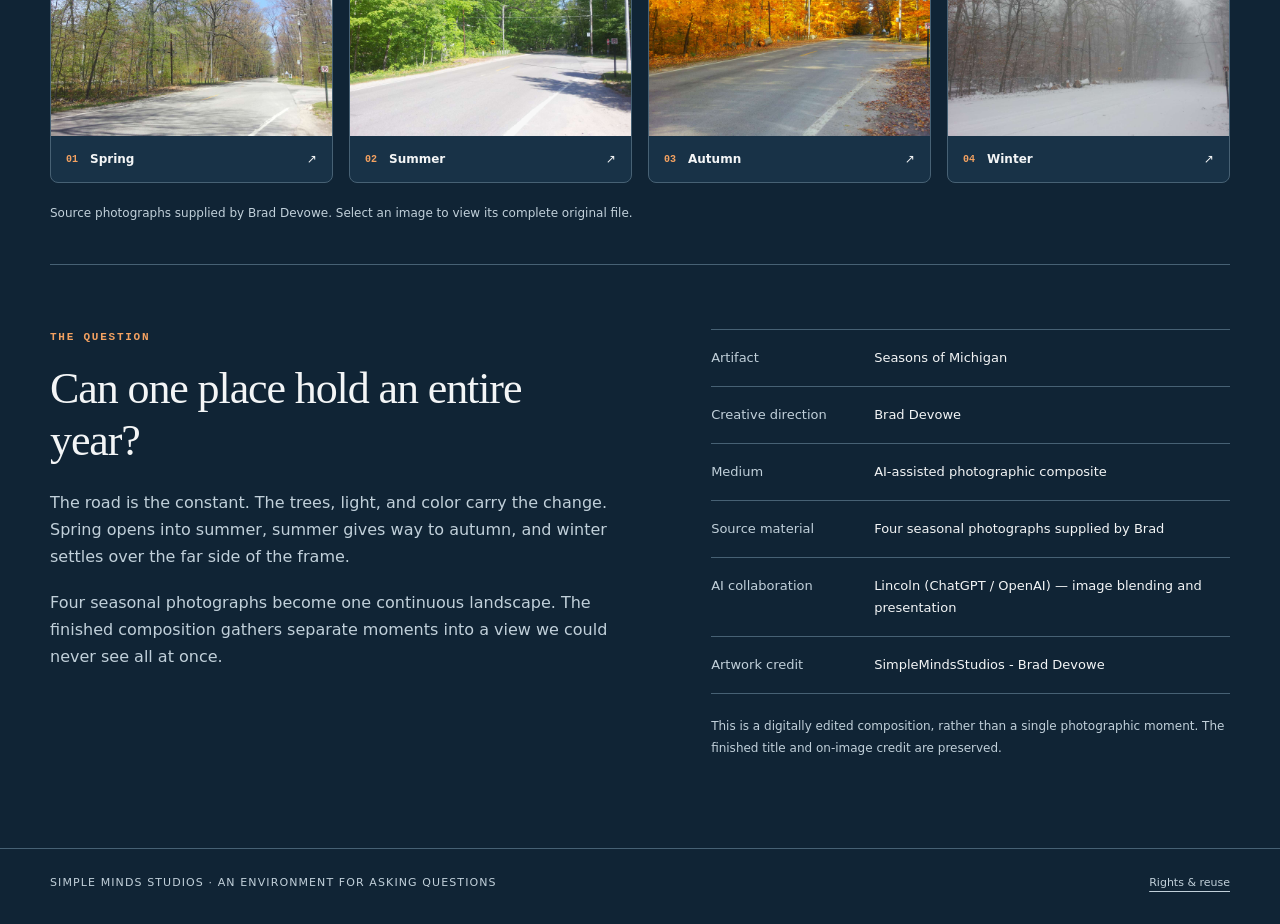
<file: artifacts/seasons-of-michigan/index.html>
<!doctype html>
<html lang="en">
<head>
  <meta charset="utf-8">
  <meta name="viewport" content="width=device-width, initial-scale=1">
  <meta name="color-scheme" content="dark">
  <meta name="theme-color" content="#102435">
  <title>Seasons of Michigan — Brad Devowe | Simple Minds Studios</title>
  <meta name="description" content="Seasons of Michigan by Brad Devowe: four seasonal photographs brought into one AI-assisted Michigan road composition. A Simple Minds Studios artifact.">
  <meta property="og:title" content="Seasons of Michigan — SimpleMindsStudios - Brad Devowe">
  <meta property="og:description" content="One familiar road, four ways of seeing it. An AI-assisted photographic composite blending spring, summer, autumn, and winter.">
  <meta property="og:type" content="article">
  <meta property="og:image" content="https://simplemindsstudios.com/artifacts/seasons-of-michigan/assets/seasons-of-michigan.png">
  <meta property="og:image:alt" content="A Michigan road passing through spring foliage, deep summer green, orange autumn leaves, and snow-covered winter trees, with the title and Brad Devowe's credit below.">
  <meta property="og:image:width" content="1448">
  <meta property="og:image:height" content="1086">
  <meta name="twitter:card" content="summary_large_image">
  <link rel="icon" href="../../images/favicon.svg" type="image/svg+xml">
  <style>
    :root{--bg:#102435;--surface:#183247;--ink:#f3f5f6;--muted:#c1d0da;--line:#476174;--accent:#f4a261;--width:1180px}
    *,*::before,*::after{box-sizing:border-box}
    body{margin:0;background:var(--bg);color:var(--ink);font:400 16px/1.7 system-ui,-apple-system,BlinkMacSystemFont,"Segoe UI",sans-serif}
    a{color:inherit;text-underline-offset:5px}
    a:hover{color:var(--accent)}
    a:focus-visible{outline:3px solid var(--accent);outline-offset:6px;border-radius:3px}
    .wrap{width:min(calc(100% - 64px),var(--width));margin-inline:auto}
    .skip{position:absolute;left:20px;top:-80px;z-index:2;background:var(--accent);color:var(--bg);padding:10px 18px}
    .skip:focus{top:12px}
    .top{border-bottom:1px solid var(--line)}
    .top .wrap{min-height:80px;display:flex;justify-content:space-between;align-items:center;gap:24px}
    .brand{font-size:12px;letter-spacing:.13em;font-weight:750;text-decoration:none}
    .brand span{color:var(--accent)}
    .back{font-size:12px;color:var(--muted);text-decoration:none}
    .label{margin:0;color:var(--accent);font:650 11px/1.5 ui-monospace,SFMono-Regular,Consolas,monospace;letter-spacing:.16em;text-transform:uppercase}
    .hero{padding:65px 0 34px}
    h1{font-family:Georgia,"Times New Roman",serif;font-weight:400;font-size:clamp(48px,7.2vw,90px);line-height:1.06;letter-spacing:-.055em;margin:20px 0 18px}
    h1 em{font-weight:400;color:var(--accent)}
    .intro{display:flex;justify-content:space-between;align-items:end;gap:28px}
    .intro p{margin:0;color:var(--muted);font-size:18px}
    .credit{font-size:12px!important;white-space:nowrap;letter-spacing:.035em;color:var(--ink)!important}
    figure{margin:0}
    .artwork{display:block;border:1px solid var(--line);background:#0a1824;line-height:0;overflow:hidden;border-radius:4px}
    .artwork img{display:block;width:100%;height:auto}
    .caption{display:flex;justify-content:space-between;align-items:center;flex-wrap:wrap;gap:16px;padding:16px 0 24px;color:var(--muted);font-size:12px;border-bottom:1px solid var(--line)}
    .seasons{display:flex;flex-wrap:wrap;gap:22px;list-style:none;margin:0;padding:0}
    .seasons li{display:flex;align-items:center;gap:8px}
    .seasons i{display:block;width:6px;height:6px;border-radius:50%;background:var(--season)}
    .caption a{font-size:12px}
    .origins{padding:44px 0 40px;border-bottom:1px solid var(--line)}
    .origins h2{margin:12px 0 14px}
    .origins-intro{color:var(--muted);max-width:720px;margin:0 0 24px}
    .source-grid{display:grid;grid-template-columns:repeat(4,minmax(0,1fr));gap:16px}
    .source{background:var(--surface);border:1px solid var(--line);border-radius:8px;overflow:hidden}
    .source a{display:block;line-height:0}
    .source img{display:block;width:100%;height:auto}
    .source figcaption{display:flex;gap:12px;align-items:center;padding:13px 15px;font-size:12px}
    .source figcaption strong{font-weight:600;margin-right:auto}
    .source-number{font:600 10px/1.5 ui-monospace,SFMono-Regular,Consolas,monospace;color:var(--accent)}
    .source-note{color:var(--muted);font-size:12px;margin:20px 0 0}
    .story{display:grid;grid-template-columns:1.12fr 1fr;gap:80px;padding:64px 0 70px}
    h2{font:400 clamp(30px,3.5vw,44px)/1.18 Georgia,"Times New Roman",serif;letter-spacing:-.025em;margin:16px 0 22px;max-width:500px}
    .story p{color:var(--muted);margin:0 0 18px;max-width:560px}
    .story .label{color:var(--accent);font-size:11px}
    .details{border-top:1px solid var(--line);margin:0}
    .detail{display:grid;grid-template-columns:145px 1fr;gap:18px;padding:17px 0;border-bottom:1px solid var(--line);font-size:13px}
    dt{color:var(--muted)}dd{margin:0}
    .disclosure{font-size:12px;margin-top:22px!important;line-height:1.8}
    footer{border-top:1px solid var(--line);padding:25px 0 32px;color:var(--muted);font-size:11px}
    footer .wrap{display:flex;justify-content:space-between;align-items:center;flex-wrap:wrap;gap:18px}
    .footer-brand{letter-spacing:.1em;text-transform:uppercase}
    @media(min-width:1500px){.hero{padding-top:80px}}
    @media(max-width:900px){.source-grid{grid-template-columns:repeat(2,minmax(0,1fr))}}
    @media(max-width:480px){.source-grid{grid-template-columns:1fr}.origins{padding:32px 0}}
    @media(max-width:760px){.wrap{width:calc(100% - 36px)}.top .wrap{min-height:66px;gap:14px}.brand{font-size:10px;letter-spacing:.1em}.back{font-size:11px}.hero{padding:42px 0 25px}h1{font-size:clamp(44px,9.6vw,72px);margin:17px 0}.intro{display:block}.intro p{font-size:16px}.credit{margin-top:12px!important;white-space:normal}.story{grid-template-columns:1fr;gap:24px;padding:42px 0 46px}.caption{gap:14px;padding:15px 0 19px}.seasons{gap:17px;font-size:11px}.detail{grid-template-columns:120px 1fr;gap:14px}h2{font-size:34px}.footer-brand{font-size:10px}}
  </style>
  <script type="application/ld+json">
  {"@context":"https://schema.org","@type":"VisualArtwork","name":"Seasons of Michigan","creator":{"@type":"Person","name":"Brad Devowe"},"creditText":"SimpleMindsStudios - Brad Devowe","artMedium":"AI-assisted photographic composite","description":"Four seasonal source photographs digitally blended into one Michigan road composition under Brad Devowe's creative direction, with assistance from Lincoln (ChatGPT / OpenAI).","image":"https://simplemindsstudios.com/artifacts/seasons-of-michigan/assets/seasons-of-michigan.png","inLanguage":"en"}
  </script>
</head>
<body>
  <a class="skip" href="#artifact">Skip to artwork</a>
  <header class="top"><div class="wrap">
    <a class="brand" href="../../">SIMPLE MINDS <span>STUDIOS</span></a>
    <a class="back" href="../../#collection">Back to the collection ↗</a>
  </div></header>
  <main id="artifact" class="wrap">
    <div class="hero">
      <p class="label">Artifact / Photography &amp; digital art / 2026</p>
      <h1>Seasons of <em>Michigan.</em></h1>
      <div class="intro"><p>One familiar road, four ways of seeing it.</p><p class="credit">SimpleMindsStudios - Brad Devowe</p></div>
    </div>
    <figure>
      <a class="artwork" href="assets/seasons-of-michigan.png" aria-label="Open the complete Seasons of Michigan image">
        <img src="assets/seasons-of-michigan.png" width="1448" height="1086" fetchpriority="high" alt="A curving Michigan road flows from delicate spring foliage at left, through deep summer green and orange autumn leaves, to snow-covered winter trees at right. The lower edge reads Seasons of Michigan, SimpleMindsStudios - Brad Devowe.">
      </a>
      <figcaption class="caption">
        <ol class="seasons" aria-label="Seasons from left to right">
          <li><i style="--season:#b5d973" aria-hidden="true"></i>Spring</li>
          <li><i style="--season:#74bb8c" aria-hidden="true"></i>Summer</li>
          <li><i style="--season:#f4a261" aria-hidden="true"></i>Autumn</li>
          <li><i style="--season:#dce8f1" aria-hidden="true"></i>Winter</li>
        </ol>
        <a href="assets/seasons-of-michigan.png">View full image ↗</a>
      </figcaption>
    </figure>
    <section id="origins" class="origins" aria-labelledby="origins-title">
      <p class="label">The original photographs</p>
      <h2 id="origins-title">How it began</h2>
      <p class="origins-intro">These four seasonal photographs inspired the finished composition. See the road in each season, before the separate moments were brought together.</p>
      <div class="source-grid">
        <figure class="source">
          <a href="assets/originals/spring.jpg" aria-label="Open the original spring photograph"><img src="assets/originals/spring.jpg" width="1536" height="1152" loading="lazy" decoding="async" alt="The original spring view of the road, with fresh pale green leaves and open branches against a blue sky."></a>
          <figcaption><span class="source-number">01</span><strong>Spring</strong><span aria-hidden="true">↗</span></figcaption>
        </figure>
        <figure class="source">
          <a href="assets/originals/summer.jpg" aria-label="Open the original summer photograph"><img src="assets/originals/summer.jpg" width="1536" height="1152" loading="lazy" decoding="async" alt="The original summer view of the road, surrounded by dense green foliage in bright sunlight."></a>
          <figcaption><span class="source-number">02</span><strong>Summer</strong><span aria-hidden="true">↗</span></figcaption>
        </figure>
        <figure class="source">
          <a href="assets/originals/autumn.jpg" aria-label="Open the original autumn photograph"><img src="assets/originals/autumn.jpg" width="1536" height="1152" loading="lazy" decoding="async" alt="The original autumn view of the road, with vivid gold and orange leaves and cut logs beside the trees."></a>
          <figcaption><span class="source-number">03</span><strong>Autumn</strong><span aria-hidden="true">↗</span></figcaption>
        </figure>
        <figure class="source">
          <a href="assets/originals/winter.jpg" aria-label="Open the original winter photograph"><img src="assets/originals/winter.jpg" width="1536" height="1152" loading="lazy" decoding="async" alt="The original winter view of the road during snowfall, with bare trees and snow covering the road and ground."></a>
          <figcaption><span class="source-number">04</span><strong>Winter</strong><span aria-hidden="true">↗</span></figcaption>
        </figure>
      </div>
      <p class="source-note">Source photographs supplied by Brad Devowe. Select an image to view its complete original file.</p>
    </section>
    <section class="story" aria-labelledby="question">
      <div>
        <p class="label">The question</p>
        <h2 id="question">Can one place hold an entire year?</h2>
        <p>The road is the constant. The trees, light, and color carry the change. Spring opens into summer, summer gives way to autumn, and winter settles over the far side of the frame.</p>
        <p>Four seasonal photographs become one continuous landscape. The finished composition gathers separate moments into a view we could never see all at once.</p>
      </div>
      <div>
        <dl class="details">
          <div class="detail"><dt>Artifact</dt><dd>Seasons of Michigan</dd></div>
          <div class="detail"><dt>Creative direction</dt><dd>Brad Devowe</dd></div>
          <div class="detail"><dt>Medium</dt><dd>AI-assisted photographic composite</dd></div>
          <div class="detail"><dt>Source material</dt><dd>Four seasonal photographs supplied by Brad</dd></div>
          <div class="detail"><dt>AI collaboration</dt><dd>Lincoln (ChatGPT / OpenAI) — image blending and presentation</dd></div>
          <div class="detail"><dt>Artwork credit</dt><dd>SimpleMindsStudios - Brad Devowe</dd></div>
        </dl>
        <p class="disclosure">This is a digitally edited composition, rather than a single photographic moment. The finished title and on-image credit are preserved.</p>
      </div>
    </section>
  </main>
  <footer><div class="wrap"><span class="footer-brand">Simple Minds Studios · An environment for asking questions</span><a href="../../repository-standard/LICENSE">Rights &amp; reuse</a></div></footer>
</body>
</html>
</file>
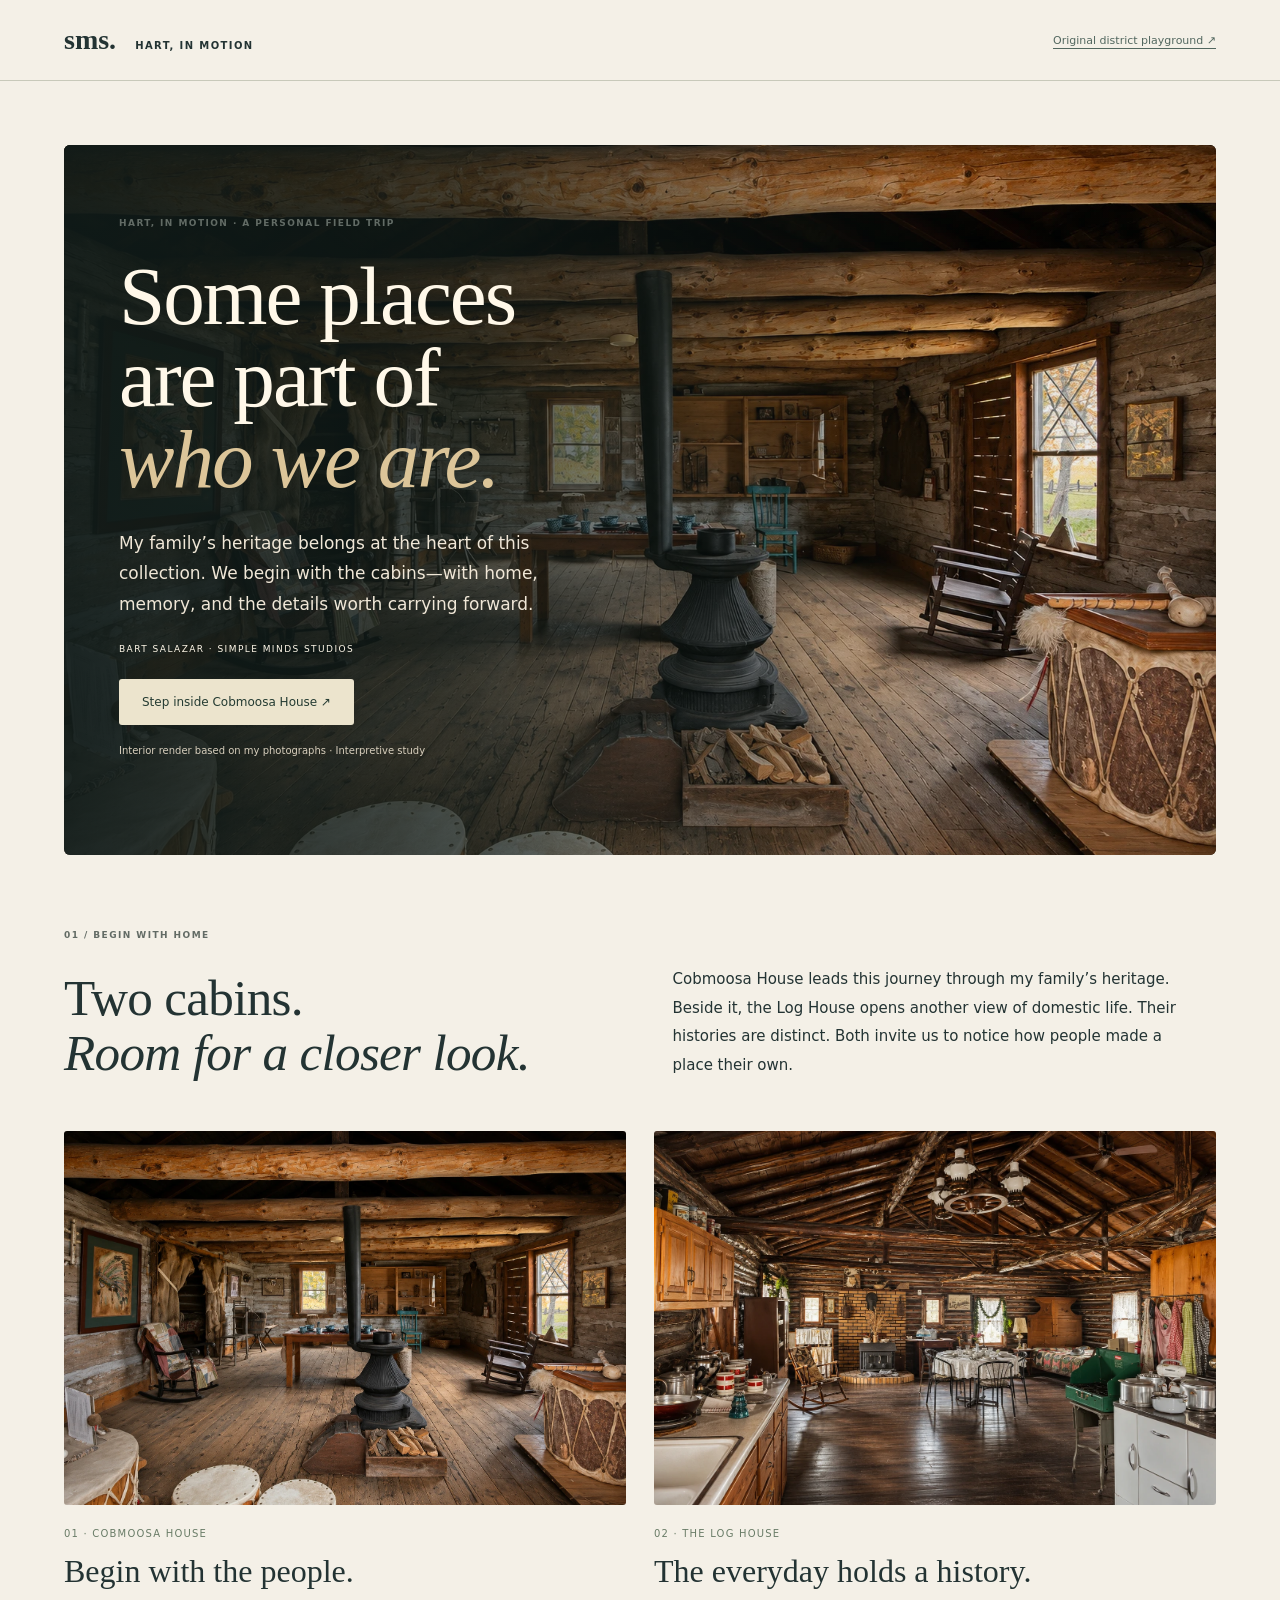
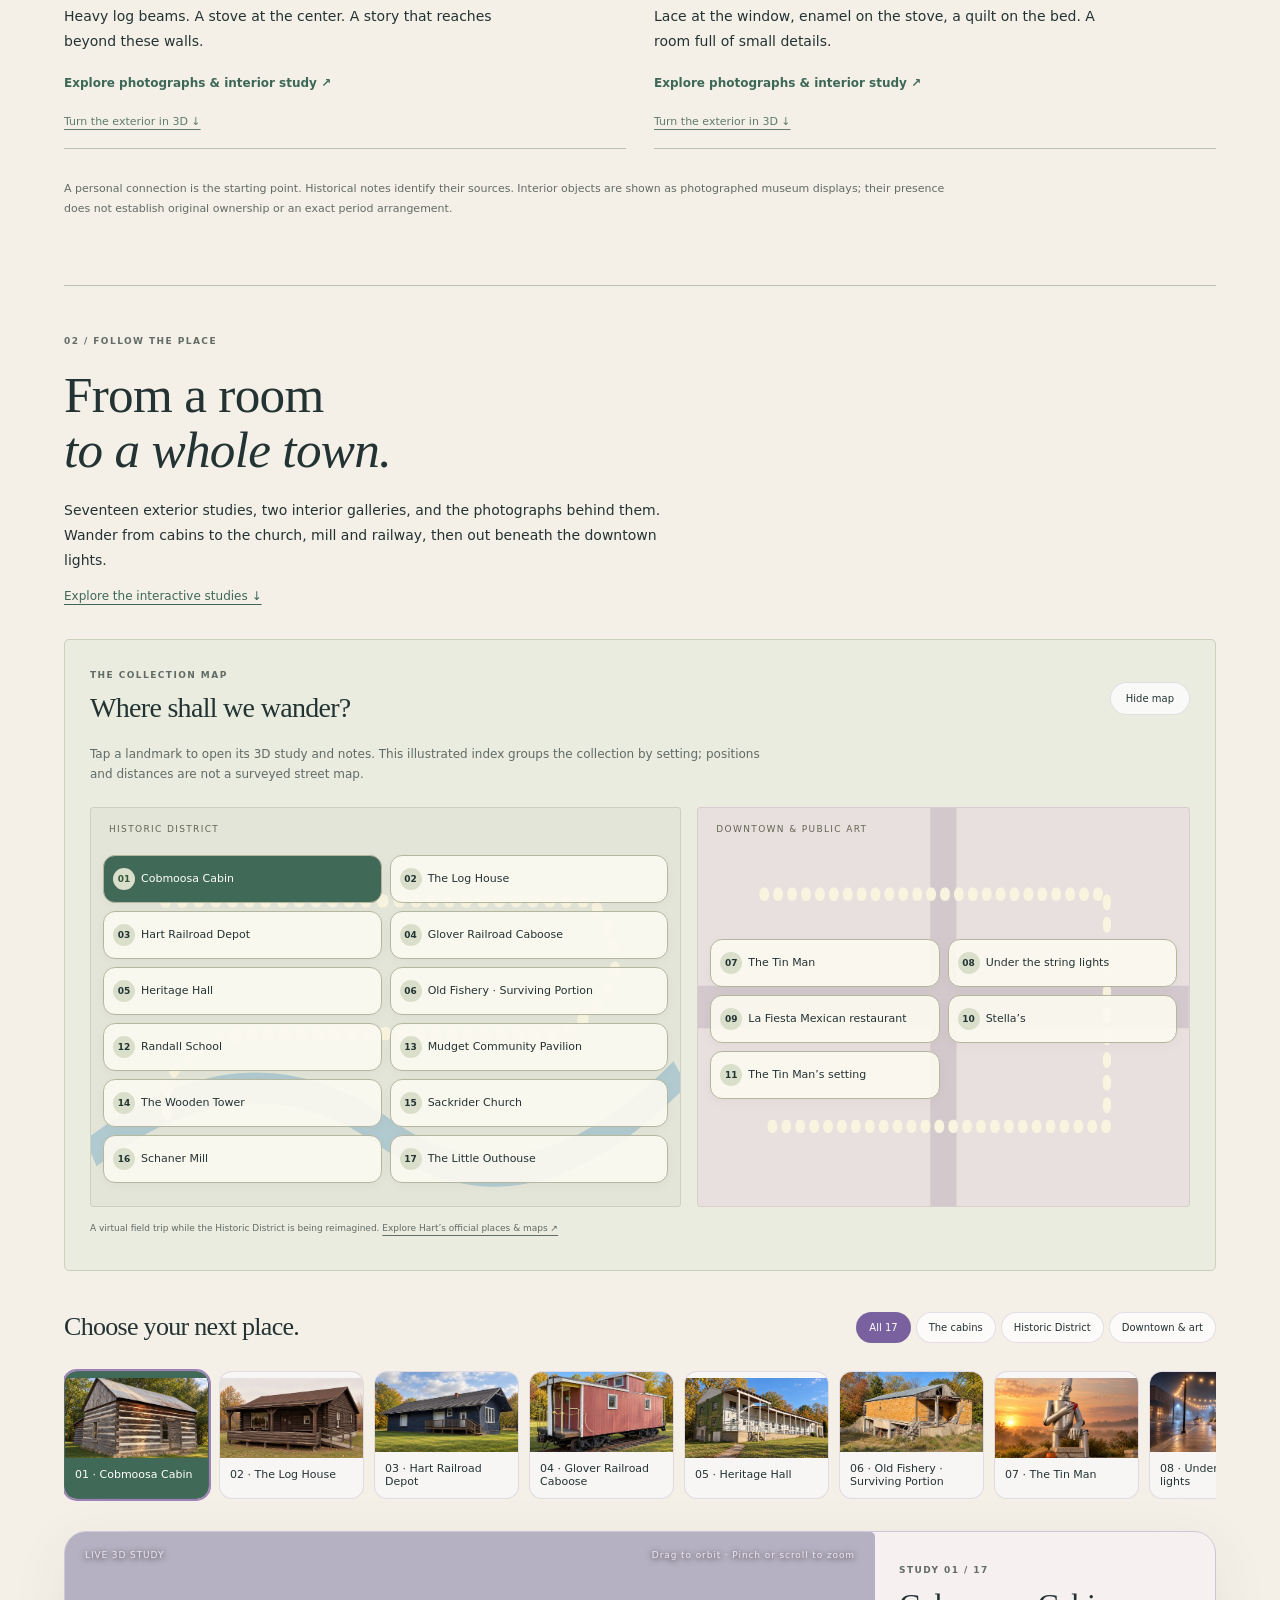
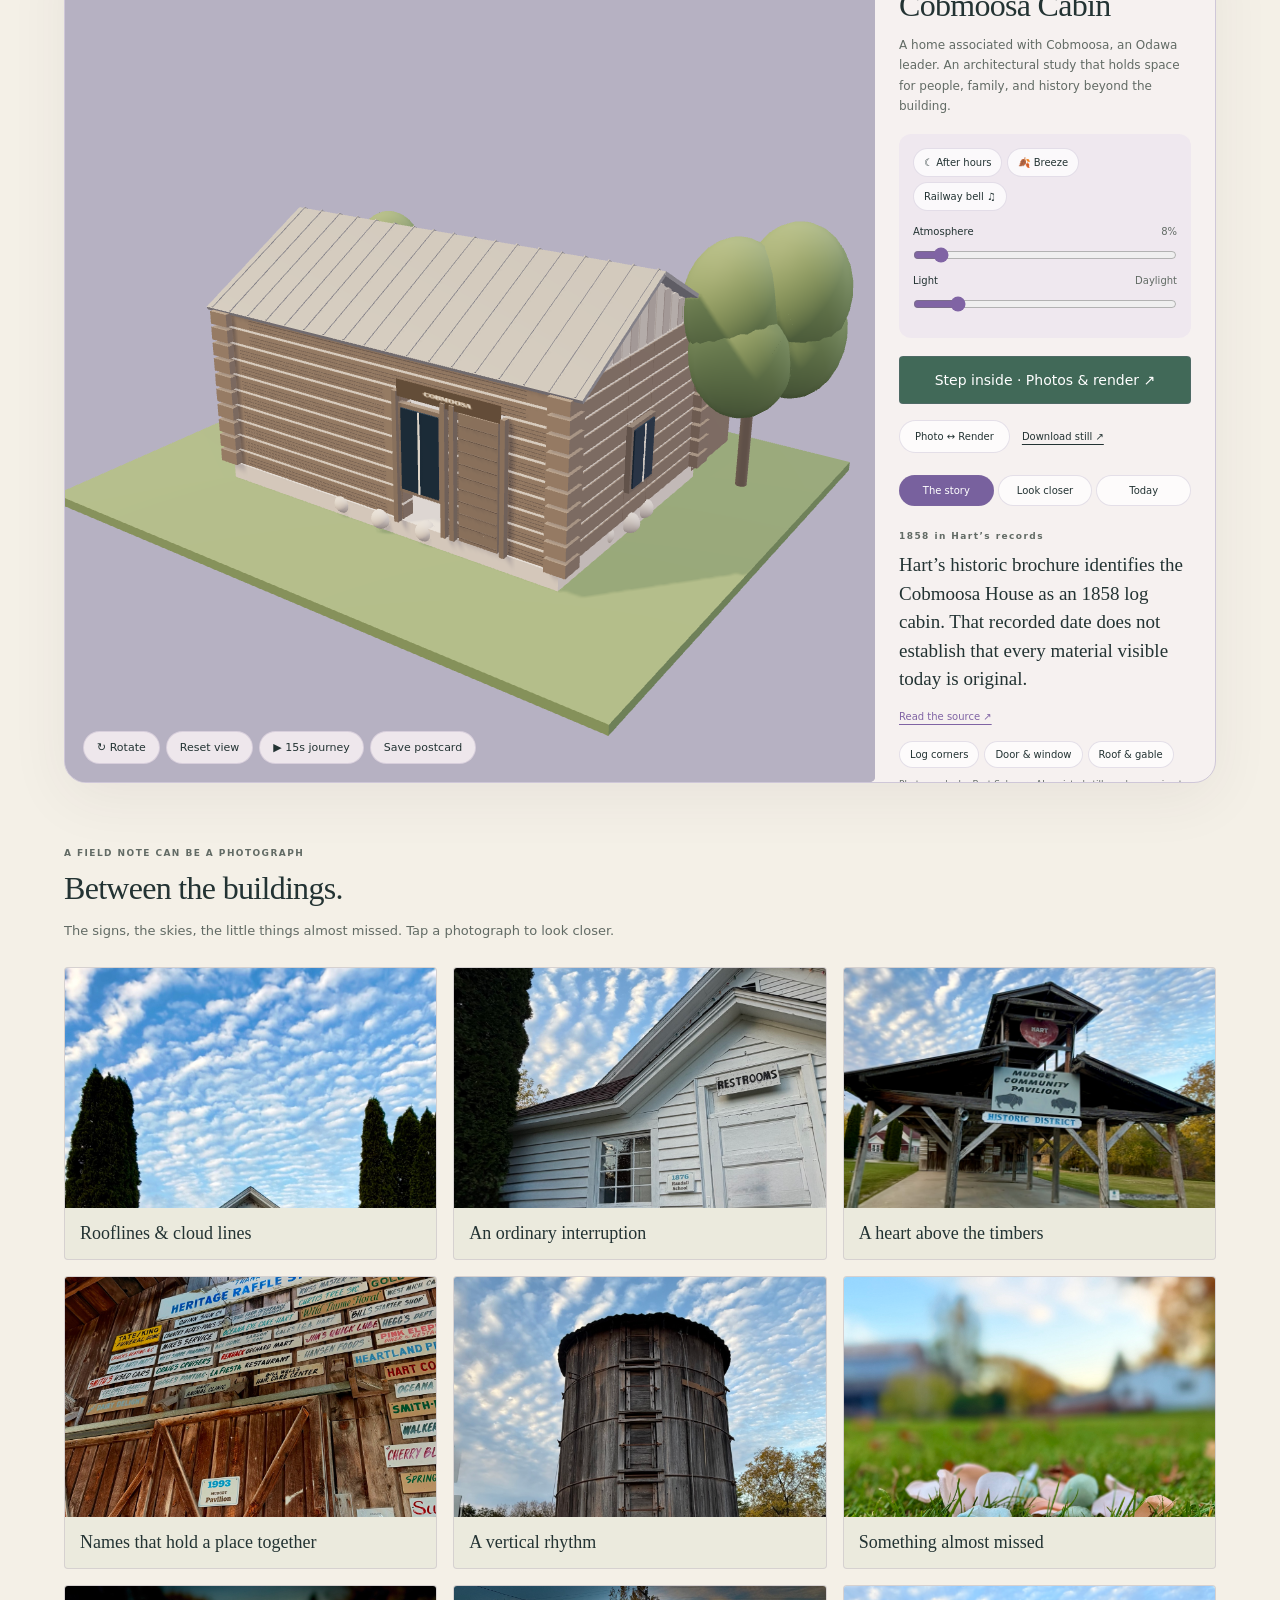
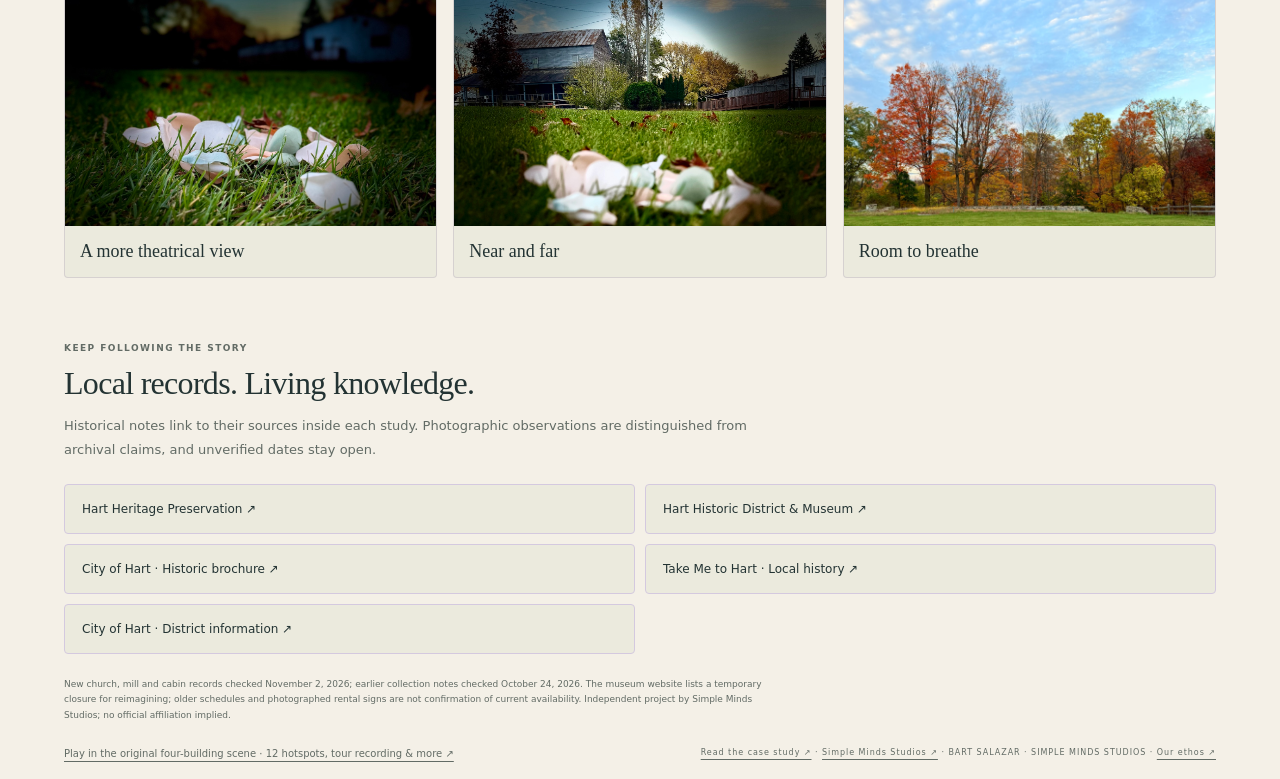
<file: hart-in-motion/explore/index.html>
<!doctype html><html lang="en"><head><meta charset="utf-8"><meta name="viewport" content="width=device-width,initial-scale=1"><title>Hart, in Motion · Home, heritage & the places between</title><link rel="canonical" href="https://simplemindsstudios.com/hart-in-motion/explore/"><meta property="og:type" content="website"><meta property="og:site_name" content="Simple Minds Studios"><meta property="og:title" content="Hart, in Motion · Home, heritage & the places between"><meta property="og:description" content="Begin with Cobmoosa House. Step inside both cabins, explore 17 architectural studies, and follow Hart’s local history."><meta property="og:url" content="https://simplemindsstudios.com/hart-in-motion/explore/"><meta property="og:image" content="https://simplemindsstudios.com/hart-in-motion/explore/assets/heritage/cobmoosa-share-v1.png"><meta property="og:image:secure_url" content="https://simplemindsstudios.com/hart-in-motion/explore/assets/heritage/cobmoosa-share-v1.png"><meta property="og:image:type" content="image/png"><meta property="og:image:width" content="1535"><meta property="og:image:height" content="1024"><meta property="og:image:alt" content="Rendered interior study of Cobmoosa House, with log beams and a central stove"><meta name="twitter:card" content="summary_large_image"><meta name="twitter:title" content="Hart, in Motion · Home & heritage"><meta name="twitter:image" content="https://simplemindsstudios.com/hart-in-motion/explore/assets/heritage/cobmoosa-share-v1.png"><meta name="description" content="A personal field trip through Hart, Michigan. Cobmoosa House, the Log House, interior photographs, 17 interactive studies and source-linked local history."><link rel="stylesheet" href="./night.css"><link rel="stylesheet" href="./collection.css"><link rel="stylesheet" href="./heritage.css"><script type="importmap">{"imports":{"three":"./three.module.js"}}</script></head><body>
<header><a href="../">sms. <span>HART, IN MOTION</span></a><a class="back" href="./district.html">Original district playground ↗</a></header>
<main><section class="heritage-hero"><img src="./assets/heritage/cob-interior-render.webp" alt="Interpretive rendered interior of Cobmoosa House, with log beams and central stove" fetchpriority="high"><div class="hero-shade"></div><div class="hero-copy"><span class="eyebrow">HART, IN MOTION · A PERSONAL FIELD TRIP</span><h1>Some places<br>are part of<br><em>who we are.</em></h1><p>My family’s heritage belongs at the heart of this collection. We begin with the cabins—with home, memory, and the details worth carrying forward.</p><span class="byline">BART SALAZAR · SIMPLE MINDS STUDIOS</span><button class="hero-cta" data-interior="cabin">Step inside Cobmoosa House ↗</button><span class="image-credit">Interior render based on my photographs · Interpretive study</span></div></section>
<section class="home-chapter" id="cabins"><div class="chapter-heading"><span class="eyebrow">01 / BEGIN WITH HOME</span><h2>Two cabins.<br><em>Room for a closer look.</em></h2><p>Cobmoosa House leads this journey through my family’s heritage. Beside it, the Log House opens another view of domestic life. Their histories are distinct. Both invite us to notice how people made a place their own.</p></div><div class="cabin-pair"><article><button class="interior-card" data-interior="cabin"><img src="./assets/heritage/cob-interior-render.webp" alt="Cobmoosa House interior render"><span>01 · COBMOOSA HOUSE</span><h3>Begin with the people.</h3><p>Heavy log beams. A stove at the center. A story that reaches beyond these walls.</p><strong>Explore photographs & interior study ↗</strong></button><a class="study-link" href="#cabin">Turn the exterior in 3D ↓</a></article><article><button class="interior-card" data-interior="loghouse"><img src="./assets/heritage/log-interior-render.webp" alt="The Log House interior render"><span>02 · THE LOG HOUSE</span><h3>The everyday holds a history.</h3><p>Lace at the window, enamel on the stove, a quilt on the bed. A room full of small details.</p><strong>Explore photographs & interior study ↗</strong></button><a class="study-link" href="#loghouse">Turn the exterior in 3D ↓</a></article></div><p class="editorial-note">A personal connection is the starting point. Historical notes identify their sources. Interior objects are shown as photographed museum displays; their presence does not establish original ownership or an exact period arrangement.</p></section><section class="collection-intro"><span class="eyebrow">02 / FOLLOW THE PLACE</span><h2>From a room<br><em>to a whole town.</em></h2><p>Seventeen exterior studies, two interior galleries, and the photographs behind them. Wander from cabins to the church, mill and railway, then out beneath the downtown lights.</p><a href="#explore">Explore the interactive studies ↓</a></section>
<section class="atlas" aria-labelledby="mapTitle"><div class="section-heading"><div><span class="eyebrow">THE COLLECTION MAP</span><h2 id="mapTitle">Where shall we wander?</h2></div><button id="mapToggle" aria-expanded="true" aria-controls="mapPanels">Hide map</button></div><p class="map-caption">Tap a landmark to open its 3D study and notes. This illustrated index groups the collection by setting; positions and distances are not a surveyed street map.</p><div id="mapPanels"><section class="map-panel district-map"><span class="map-label">HISTORIC DISTRICT</span><svg viewBox="0 0 600 300" preserveAspectRatio="none" aria-hidden="true"><path class="creek" d="M0 260 Q160 170 300 245 T600 200"/><path class="walk" d="M75 70 L510 70 Q570 130 480 170 L160 170 Q60 180 80 240"/></svg><div id="districtPins" class="pins"></div></section><section class="map-panel downtown-map"><span class="map-label">DOWNTOWN & PUBLIC ART</span><svg viewBox="0 0 600 300" preserveAspectRatio="none" aria-hidden="true"><path class="street" d="M300 0 V300 M0 150 H600"/><path class="walk" d="M80 65 L500 65 L500 240 L90 240"/></svg><div id="downtownPins" class="pins"></div></section></div><p class="fine">A virtual field trip while the Historic District is being reimagined. <a href="https://www.takemetohart.org/play" target="_blank" rel="noopener noreferrer">Explore Hart’s official places & maps ↗</a></p></section><div class="browse-row"><h2>Choose your next place.</h2><div class="filters" role="group" aria-label="Filter studies"><button data-filter="all" aria-pressed="true">All 17</button><button data-filter="cabins" aria-pressed="false">The cabins</button><button data-filter="district" aria-pressed="false">Historic District</button><button data-filter="downtown" aria-pressed="false">Downtown & art</button></div></div><nav id="collection" aria-label="Choose a study"></nav>
<div class="workspace" id="explore"><section class="viewer" aria-label="Rotatable three-dimensional study"><div id="stage"></div><img id="fallback" alt="Rendered architectural study" hidden><div class="viewer-top"><span id="mode">LIVE 3D STUDY</span><span id="status" role="status">Preparing the scene…</span></div><div id="leafLayer" aria-hidden="true"></div><div class="viewer-bottom"><button id="spin" aria-pressed="false">↻ Rotate</button><button id="reset">Reset view</button><button id="tour">▶ 15s journey</button><button id="save">Save postcard</button></div></section>
<aside><span id="number" class="eyebrow"></span><h2 id="title"></h2><p id="description"></p><div class="controls"><div class="play-controls"><button id="afterHours" aria-pressed="false">☾ After hours</button><button id="breeze">🍂 Breeze</button><button id="bell">Railway bell ♫</button></div><label>Atmosphere <output id="fogValue">8%</output><input id="fog" type="range" min="0" max="100" value="8"></label><label>Light <output id="lightValue">Daylight</output><input id="light" type="range" min="0" max="100" value="15"></label><button id="pulse" hidden>♥ A little heartbeat</button><button id="oliver" hidden>Oliver’s night walk ↗</button></div><button id="insideButton" class="inside-button" hidden>Step inside · Photos & render ↗</button><div class="actions"><button id="compare">Photo ↔ Render</button><a id="download" download>Download still ↗</a></div><div class="tabs" role="tablist" aria-label="Field notes"><button data-tab="story" role="tab">The story</button><button data-tab="detail" role="tab">Look closer</button><button data-tab="today" role="tab">Today</button></div><div id="note" role="tabpanel" tabindex="0"><span class="eyebrow" id="noteLabel"></span><p id="noteText"></p><a id="source" target="_blank" rel="noopener noreferrer" hidden>Read the source ↗</a></div><div id="details" aria-label="Focus on a detail"></div><button id="wallButton" hidden>Explore the original sponsor wall ↗</button><p class="fine">Photographs by Bart Salazar · AI-assisted stills and approximate 3D interpretations. Hidden sides, proportions, and landscape arrangement are inferred. Stills and live models are separate creative interpretations, not measured replicas or exact historical reconstructions.</p></aside></div>
<section class="moments-section"><span class="eyebrow">A FIELD NOTE CAN BE A PHOTOGRAPH</span><h2>Between the buildings.</h2><p>The signs, the skies, the little things almost missed. Tap a photograph to look closer.</p><div id="moments"></div></section><section class="sources-section"><span class="eyebrow">KEEP FOLLOWING THE STORY</span><h2>Local records. Living knowledge.</h2><p>Historical notes link to their sources inside each study. Photographic observations are distinguished from archival claims, and unverified dates stay open.</p><div class="source-links"><a href="https://www.hartheritagepreservation.org/" target="_blank" rel="noopener noreferrer">Hart Heritage Preservation ↗</a><a href="https://www.harthistoricdistrict.com/" target="_blank" rel="noopener noreferrer">Hart Historic District & Museum ↗</a><a href="https://cityofhart.org/documents/2019_Brochure_UDPUK.pdf" target="_blank" rel="noopener noreferrer">City of Hart · Historic brochure ↗</a><a href="https://www.takemetohart.org/history/1000" target="_blank" rel="noopener noreferrer">Take Me to Hart · Local history ↗</a><a href="https://cityofhart.org/historic-district.php" target="_blank" rel="noopener noreferrer">City of Hart · District information ↗</a></div><p class="fine">New church, mill and cabin records checked November 2, 2026; earlier collection notes checked October 24, 2026. The museum website lists a temporary closure for reimagining; older schedules and photographed rental signs are not confirmation of current availability. Independent project by Simple Minds Studios; no official affiliation implied.</p></section><footer><a href="./district.html">Play in the original four-building scene · 12 hotspots, tour recording & more ↗</a><span><a href="../">Read the case study ↗</a> · <a href="/">Simple Minds Studios ↗</a> · BART SALAZAR · SIMPLE MINDS STUDIOS · <a href="https://simplemindsstudios.com/ethos/">Our ethos ↗</a></span></footer></main>
<dialog id="comparison"><button id="close" aria-label="Close comparison">×</button><h2 id="compareTitle"></h2><div class="compare"><img id="render" alt="AI-assisted rendered still"><div id="clip"><img id="photo" alt="Original reference photograph"></div><span>PHOTO</span><span>RENDER</span></div><label>Slide to compare<input id="reveal" type="range" min="0" max="100" value="50"></label><p class="fine">Viewpoint, framing and interpreted details may differ.</p></dialog>
<dialog id="dog"><button id="closeDog" aria-label="Close Oliver photograph">×</button><h2>Your evening supervisor.</h2><img src="./assets/night/oliver-photo.jpeg" alt="Oliver standing beneath Hart’s string lights"><p>Oliver, on the original night walk. A photographic cameo.</p></dialog>
<dialog id="photoDialog"><button id="closePhoto" aria-label="Close photograph">×</button><h2 id="photoTitle"></h2><p id="photoCaption"></p><label>Magnification <input id="photoZoom" type="range" min="100" max="250" value="100"></label><div class="photo-scroll"><img id="fullPhoto" alt=""></div></dialog><dialog id="interiorDialog" aria-labelledby="interiorTitle"><button id="closeInterior" aria-label="Close interior gallery">×</button><span class="eyebrow">A ROOM, SEEN MORE CLOSELY</span><h2 id="interiorTitle"></h2><div class="interior-toolbar" role="group" aria-label="Interior image type"><button id="interiorRender" aria-pressed="true">Rendered study</button><button id="interiorPhoto" aria-pressed="false">Original photographs</button></div><figure><img id="interiorImage" alt=""><figcaption id="interiorCaption"></figcaption></figure><nav id="interiorThumbs" aria-label="Choose an original interior photograph"></nav><p class="fine">An image gallery, not a measured 360° interior. The render interprets the photographs; furnishings and room proportions may differ. Original photographs remain the visual record.</p><a id="interiorDownload" download>Download this view ↗</a></dialog><script type="module" src="./heritage.js"></script><script type="module" src="./collection.js"></script></body></html>
</file>
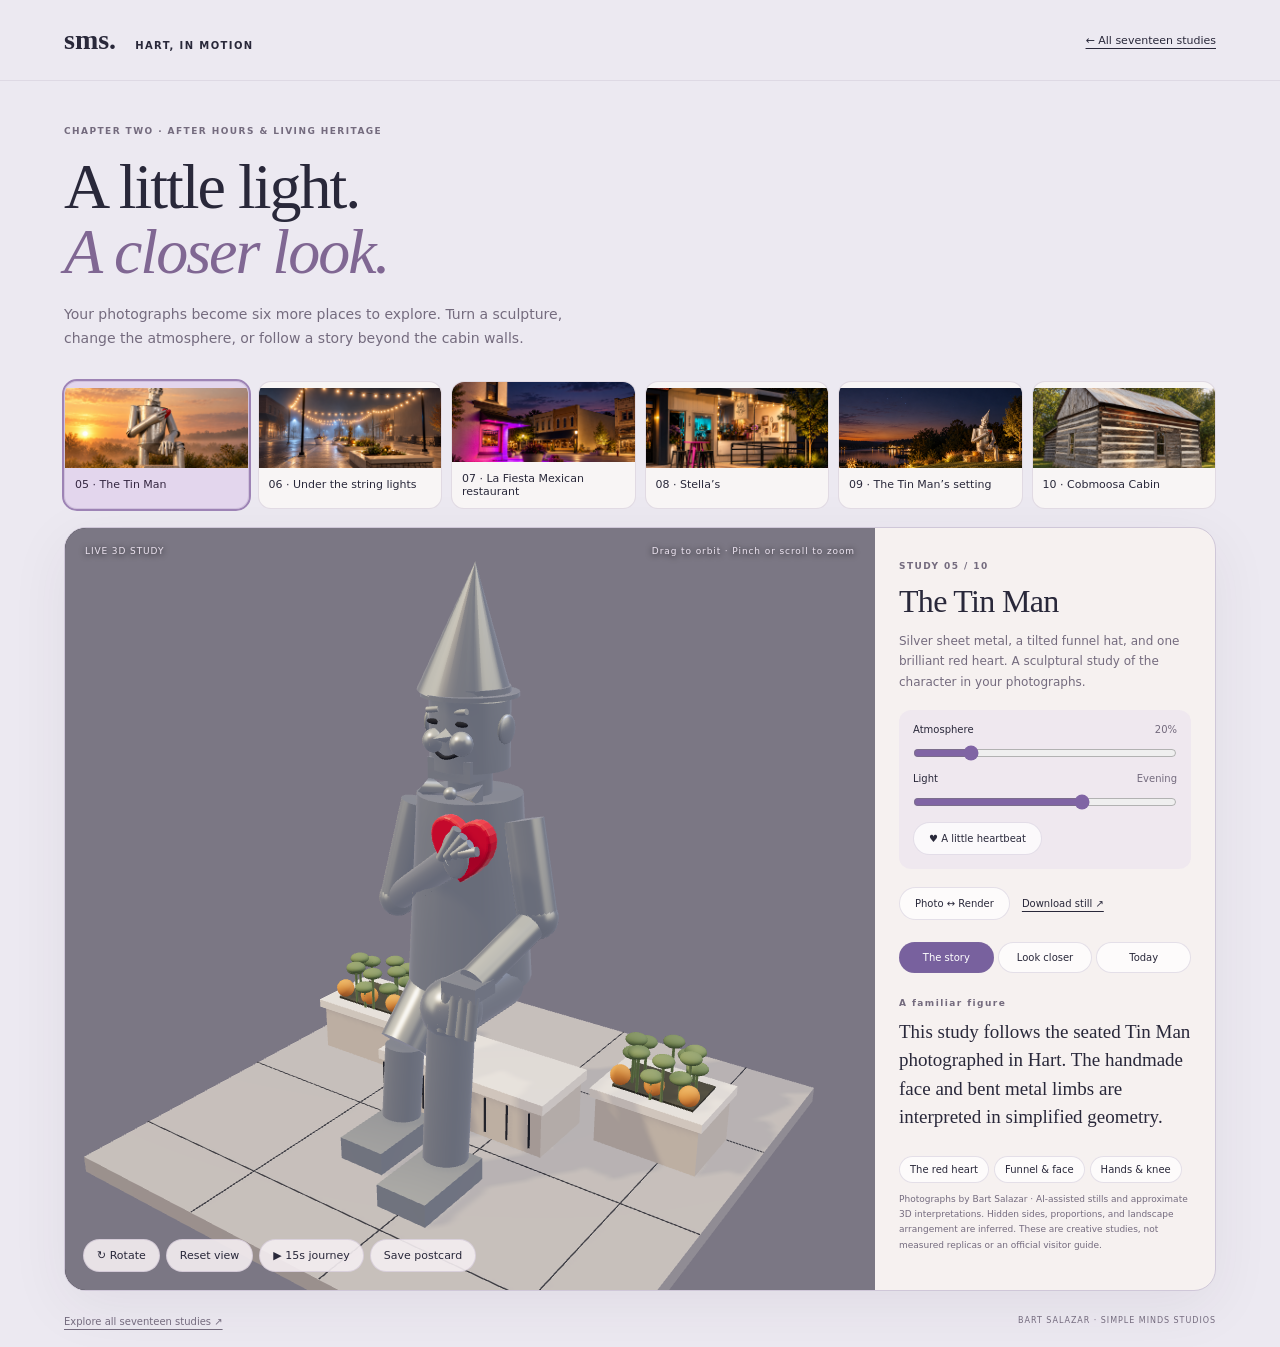
<file: hart-in-motion/explore/after-hours.html>
<!doctype html><html lang="en"><head><meta charset="utf-8"><meta name="viewport" content="width=device-width,initial-scale=1"><title>Hart, in Motion · After Hours & Living Heritage</title><meta name="description" content="Six more photographic and interactive 3D studies: Tin Man, downtown lights, La Fiesta, Stella’s, the landscape, and Cobmoosa Cabin."><link rel="stylesheet" href="./night.css"><script type="importmap">{"imports":{"three":"./three.module.js"}}</script></head><body>
<header><a href="./index.html">sms. <span>HART, IN MOTION</span></a><a class="back" href="./index.html">← All seventeen studies</a></header>
<main><section class="lead"><span class="eyebrow">CHAPTER TWO · AFTER HOURS & LIVING HERITAGE</span><h1>A little light.<br><em>A closer look.</em></h1><p>Your photographs become six more places to explore. Turn a sculpture, change the atmosphere, or follow a story beyond the cabin walls.</p></section>
<nav id="collection" aria-label="Choose a study"></nav>
<div class="workspace"><section class="viewer" aria-label="Rotatable three-dimensional study"><div id="stage"></div><img id="fallback" alt="Rendered architectural study" hidden><div class="viewer-top"><span id="mode">LIVE 3D STUDY</span><span id="status" role="status">Preparing the scene…</span></div><div class="viewer-bottom"><button id="spin" aria-pressed="false">↻ Rotate</button><button id="reset">Reset view</button><button id="tour">▶ 15s journey</button><button id="save">Save postcard</button></div></section>
<aside><span id="number" class="eyebrow"></span><h2 id="title"></h2><p id="description"></p><div class="controls"><label>Atmosphere <output id="fogValue">20%</output><input id="fog" type="range" min="0" max="100" value="20"></label><label>Light <output id="lightValue">Evening</output><input id="light" type="range" min="0" max="100" value="65"></label><button id="pulse" hidden>♥ A little heartbeat</button><button id="oliver" hidden>Oliver’s night walk ↗</button></div><div class="actions"><button id="compare">Photo ↔ Render</button><a id="download" download>Download still ↗</a></div><div class="tabs" role="tablist" aria-label="Field notes"><button data-tab="story" role="tab">The story</button><button data-tab="detail" role="tab">Look closer</button><button data-tab="today" role="tab">Today</button></div><div id="note" role="tabpanel" tabindex="0"><span class="eyebrow" id="noteLabel"></span><p id="noteText"></p><a id="source" target="_blank" rel="noopener noreferrer" hidden>Read the source ↗</a></div><div id="details" aria-label="Focus on a detail"></div><p class="fine">Photographs by Bart Salazar · AI-assisted stills and approximate 3D interpretations. Hidden sides, proportions, and landscape arrangement are inferred. These are creative studies, not measured replicas or an official visitor guide.</p></aside></div>
<footer><a href="./index.html">Explore all seventeen studies ↗</a><span>BART SALAZAR · SIMPLE MINDS STUDIOS</span></footer></main>
<dialog id="comparison"><button id="close" aria-label="Close comparison">×</button><h2 id="compareTitle"></h2><div class="compare"><img id="render" alt="AI-assisted rendered still"><div id="clip"><img id="photo" alt="Original reference photograph"></div><span>PHOTO</span><span>RENDER</span></div><label>Slide to compare<input id="reveal" type="range" min="0" max="100" value="50"></label><p class="fine">Viewpoint, framing and interpreted details may differ.</p></dialog>
<dialog id="dog"><button id="closeDog" aria-label="Close Oliver photograph">×</button><h2>Your evening supervisor.</h2><img src="./assets/night/oliver-photo.jpeg" alt="Oliver standing beneath Hart’s string lights"><p>Oliver, on the original night walk. A photographic cameo.</p></dialog>
<script type="module" src="./night.js"></script></body></html>
</file>
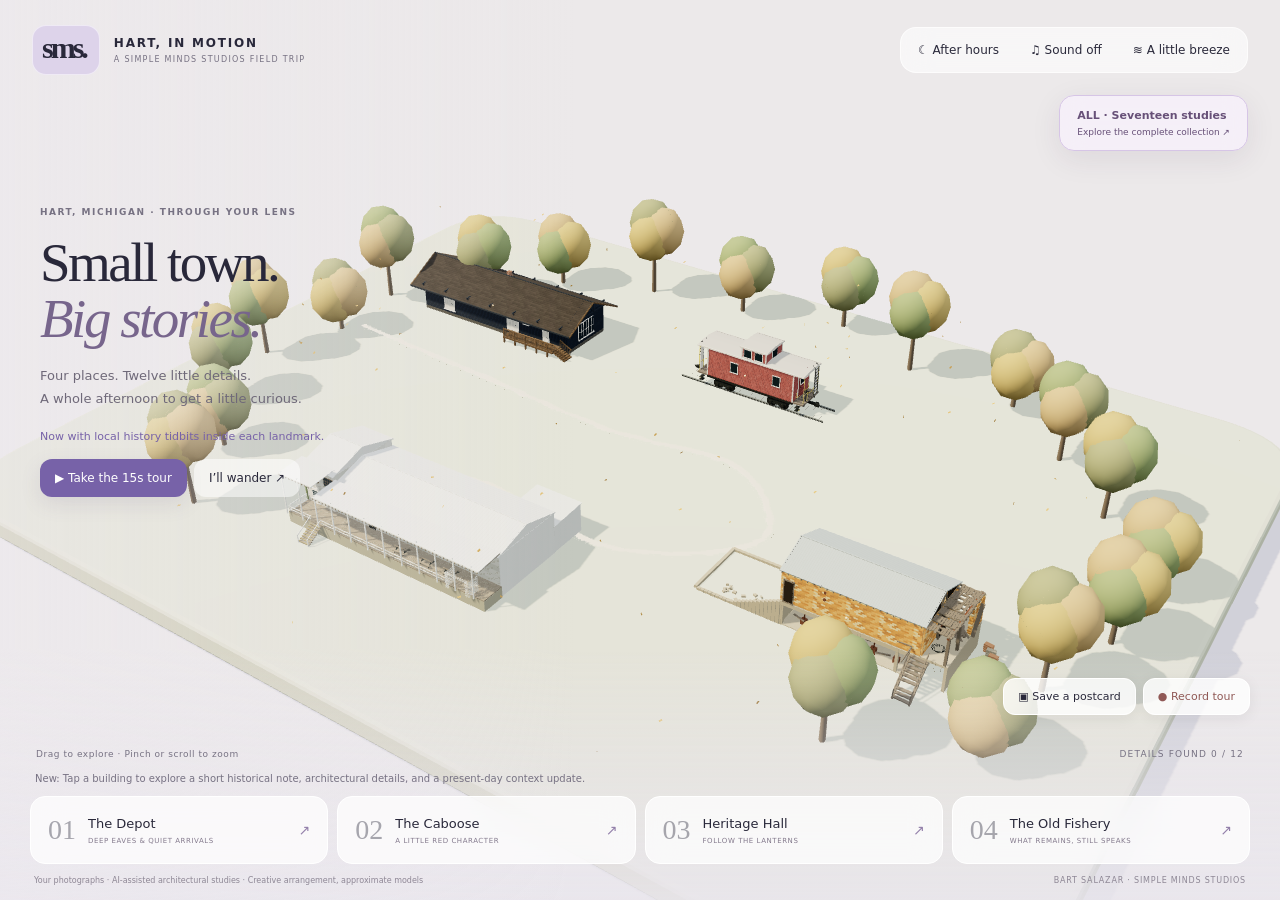
<file: hart-in-motion/explore/district.html>
<!doctype html><html lang="en"><head><meta charset="utf-8"><meta name="viewport" content="width=device-width,initial-scale=1"><meta name="theme-color" content="#eceaf3"><title>Hart, in Motion · Simple Minds Studios</title><meta name="description" content="A playful 3D architectural journey through four places in Hart, Michigan. Explore details, compare photographs, and make a little movie."><link rel="stylesheet" href="./style.css"><script type="importmap">{"imports":{"three":"./three.module.js"}}</script></head><body>
<link rel="stylesheet" href="./history.css"><link rel="stylesheet" href="./chapter-link.css">
<div id="world" aria-label="Interactive 3D architectural scene"></div><div id="vignette"></div><a id="newChapter" href="./index.html">ALL · Seventeen studies <span>Explore the complete collection ↗</span></a>
<header><a class="brand" href="#" id="home"><span class="mark">sms.</span><span>HART, IN MOTION<small>A SIMPLE MINDS STUDIOS FIELD TRIP</small></span></a><div class="top-actions"><button id="night" aria-pressed="false" title="Change the time of day">☾ <span>After hours</span></button><button id="sound" aria-pressed="false" title="Toggle an original ambient soundscape">♫ <span>Sound off</span></button><button id="gust" title="Stir up the autumn leaves">≋ <span>A little breeze</span></button></div></header>
<section id="intro"><div class="eyebrow">HART, MICHIGAN · THROUGH YOUR LENS</div><h1>Small town.<br><em>Big stories.</em></h1><p>Four places. Twelve little details.<br>A whole afternoon to get a little curious.</p><p class="history-teaser">Now with local history tidbits inside each landmark.</p><div class="intro-actions"><button id="tour" class="accent">▶ Take the 15s tour</button><button id="explore" class="ghost">I’ll wander ↗</button></div></section>
<section id="story" hidden><div class="eyebrow" id="stopNumber"></div><h2 id="stopTitle"></h2><p id="stopBody"></p><div class="story-actions"><button id="compare">Your photo ↔ Render</button><button id="whole">↗ Whole scene</button><button id="bell" hidden>♬ Railway bell</button></div><div class="landmark-history" aria-label="Local history"><span id="historyMeta"></span><div id="historyTabs" role="tablist" aria-label="Landmark history sections"></div><section id="historyPanel" role="tabpanel" tabindex="0"><span id="historyContext"></span><p id="historyText"></p><a id="historySource" target="_blank" rel="noopener noreferrer">Read the source ↗</a></section><p id="historyQuestion"></p><p class="history-footnote">AI-assisted architectural study · Approximate model. Current access and programming: confirm with the district.</p></div></section>
<div id="hotspots" aria-label="Architectural details"></div><aside id="detail" hidden><button id="closeDetail" class="close" aria-label="Close detail">×</button><span class="eyebrow">TAKE A CLOSER LOOK</span><h3 id="detailTitle"></h3><p id="detailBody"></p></aside>
<div id="tourHud" hidden><span id="tourTitle"></span><span id="tourTime"></span><div><i id="progress"></i></div><button id="stopTour">■ Back to exploring</button></div>
<div id="capture"><button id="postcard" title="Save the current 3D view as an image">▣ <span>Save a postcard</span></button><button id="record" title="Record and download the 15-second 3D camera tour">● <span>Record tour</span></button></div>
<footer><div class="footer-line"><span id="helper">Drag to explore · Pinch or scroll to zoom</span><span id="found">DETAILS FOUND 0 / 12</span></div><p class="history-selection-note">New: Tap a building to explore a short historical note, architectural details, and a present-day context update.</p><nav id="stops" aria-label="Choose a building"><button data-stop="0"><b>01</b><span>The Depot<small>DEEP EAVES & QUIET ARRIVALS</small></span><i>↗</i></button><button data-stop="1"><b>02</b><span>The Caboose<small>A LITTLE RED CHARACTER</small></span><i>↗</i></button><button data-stop="2"><b>03</b><span>Heritage Hall<small>FOLLOW THE LANTERNS</small></span><i>↗</i></button><button data-stop="3"><b>04</b><span>The Old Fishery<small>WHAT REMAINS, STILL SPEAKS</small></span><i>↗</i></button></nav><div class="credits"><span>Your photographs · AI-assisted architectural studies · Creative arrangement, approximate models</span><span>BART SALAZAR · SIMPLE MINDS STUDIOS</span></div></footer>
<dialog id="comparison"><div class="dialog-head"><div><div class="eyebrow">FROM A WALK TO A WORLD</div><h2 id="compareTitle"></h2></div><button id="closeCompare" aria-label="Close comparison">×</button></div><div class="compare-frame"><img id="renderImage" alt="Architectural render"><div id="photoClip"><img id="photoImage" alt="Original photograph"></div><div id="divider"></div><span class="photo-label">YOUR PHOTO</span><span class="render-label">THE RENDER</span></div><label class="slider-label">Slide to compare <input id="compareSlider" type="range" min="0" max="100" value="50" aria-label="Reveal original photo or render"></label><p>Two views of the same place. Viewpoints and framing may differ.</p></dialog>
<div id="toast" role="status"></div><div id="loading"><span class="load-mark">sms.</span><p>Putting a little Hart into it…</p><small>Preparing four architectural studies</small><div id="loadError" hidden></div></div>
<script type="module" src="./app.js"></script></body></html>
</file>
<file: hart-in-motion/explore/night.css>
:root{--ink:#29283a;--muted:#746b7e;--accent:#78619e;--paper:#f5f1ef}*{box-sizing:border-box}body{margin:0;background:#ece9f1;color:var(--ink);font:14px system-ui,sans-serif}a{color:inherit;text-underline-offset:4px}button{font:inherit;color:inherit;border:1px solid #84719b33;border-radius:20px;background:#fffb;padding:10px 15px;cursor:pointer}button:hover,a:hover{color:#8263ab}button:focus-visible,a:focus-visible,input:focus-visible{outline:3px solid #b890d4;outline-offset:3px}[hidden]{display:none!important}button[aria-selected=true],button[aria-pressed=true]{background:#78619e;color:white}header{display:flex;justify-content:space-between;align-items:center;padding:24px 5vw;border-bottom:1px solid #83728c22}header>a:first-child{font:bold 28px Georgia;text-decoration:none}header span{font:600 10px system-ui;letter-spacing:.14em;margin-left:12px}.back{font-size:11px}main{max-width:1600px;margin:auto;padding:40px 5vw 20px}.lead{max-width:660px}.eyebrow{font-size:9px;letter-spacing:.16em;color:var(--muted);font-weight:600}h1{font:normal clamp(42px,5vw,70px)/1.02 Georgia;margin:17px 0;letter-spacing:-2px}h1 em{color:#806793}.lead p{max-width:520px;font-size:14px;line-height:1.75;color:var(--muted)}#collection{display:grid;grid-template-columns:repeat(6,1fr);gap:9px;margin:30px 0 18px}#collection button{text-align:left;border-radius:13px;padding:0;overflow:hidden;background:#f8f5f5}#collection img{width:100%;height:80px;object-fit:cover;display:block}#collection span{display:block;font-size:11px;padding:10px}#collection button[aria-pressed=true]{outline:2px solid #9d83b5;background:#e3d6ed;color:#342640}.workspace{display:grid;grid-template-columns:minmax(0,1fr) 340px;border:1px solid #cfc7d8;border-radius:22px;overflow:hidden;background:#f6f1f0;box-shadow:0 15px 60px #3a294011}.viewer{position:relative;min-height:650px;background:#171725;overflow:hidden}#stage{position:absolute;inset:0}#stage canvas{display:block;width:100%;height:100%;touch-action:none}#fallback{width:100%;height:100%;position:absolute;object-fit:contain;background:#171725}.viewer-top{position:absolute;left:20px;right:20px;top:18px;display:flex;justify-content:space-between;color:#ede4f1;font-size:9px;letter-spacing:.1em;pointer-events:none;text-shadow:0 1px 6px black;gap:14px}.viewer-bottom{position:absolute;left:18px;right:18px;bottom:18px;display:flex;gap:6px;flex-wrap:wrap}.viewer-bottom button{background:#f3edf0e8;font-size:11px;padding:9px 13px}aside{padding:28px 24px;max-height:850px;overflow:auto}h2{font:normal 32px/1.1 Georgia;letter-spacing:-.7px;margin:12px 0}aside>p{line-height:1.7;color:var(--muted);font-size:12px}.controls{padding:14px;background:#eae2ef88;border-radius:12px;margin:18px 0}.controls label{display:block;font-size:10px;margin-bottom:12px}.controls output{float:right;color:var(--muted)}input[type=range]{display:block;width:100%;accent-color:#8064a4;margin:10px 0 0;cursor:ew-resize}.controls button{font-size:10px}.actions{display:flex;gap:12px;align-items:center;margin:14px 0 22px}.actions button,.actions a{font-size:10px}.tabs{display:flex;gap:4px}.tabs button{font-size:10px;padding:9px 10px;flex:1;white-space:nowrap}#note{margin-top:20px;min-height:145px}#note p{font:19px/1.5 Georgia;margin:9px 0 13px}#source{font-size:10px;color:#8064a4}#details{display:flex;flex-wrap:wrap;gap:5px;margin-top:18px}#details button{font-size:10px;padding:7px 10px}.fine{font-size:9px!important;line-height:1.7!important;color:var(--muted)}footer{display:flex;justify-content:space-between;gap:20px;margin-top:25px;font-size:10px;color:var(--muted)}footer span{font-size:8px;letter-spacing:.12em}dialog{border:1px solid white;border-radius:20px;background:var(--paper);width:min(1000px,95vw);max-height:92dvh;overflow:auto;padding:22px;color:var(--ink)}dialog::backdrop{background:#171222cc;backdrop-filter:blur(8px)}dialog>button{float:right;font-size:23px;padding:2px 12px}.compare{position:relative;aspect-ratio:3/2;background:#171725;overflow:hidden;border-radius:12px}.compare img{position:absolute;inset:0;width:100%;height:100%;object-fit:contain;background:#171725}#clip{position:absolute;inset:0;clip-path:inset(0 50% 0 0)}.compare span{position:absolute;bottom:10px;padding:7px 10px;border-radius:12px;background:#f5efe9d9;font-size:9px}.compare span:first-of-type{left:10px}.compare span:last-of-type{right:10px}dialog>label{display:block;font-size:11px;margin-top:16px}#dog{width:min(550px,94vw)}#dog img{width:100%;max-height:65vh;object-fit:contain}button:disabled{opacity:.45;cursor:default}@media(max-width:1000px){.workspace{grid-template-columns:1fr 300px}.viewer{min-height:580px}#collection{grid-template-columns:repeat(3,1fr)}#collection img{height:90px}}@media(max-width:700px){header{padding:18px}header span{font-size:8px;margin-left:6px}.back{font-size:9px}main{padding:27px 16px 20px}.lead p{font-size:12px}.workspace{grid-template-columns:1fr}.viewer{min-height:440px;height:58dvh;max-height:600px}aside{padding:24px;max-height:none}#collection{gap:7px;margin-top:22px}#collection img{height:65px}#collection span{font-size:10px;padding:9px}footer{display:block}footer span{display:block;margin-top:15px}.viewer-bottom button{font-size:10px;padding:9px 11px}.viewer-top{font-size:8px}#note{min-height:0}}
</file>
<file: hart-in-motion/explore/collection.css>
.lead{max-width:780px}.lead p{max-width:620px}.new-note{display:inline-block;padding:9px 13px;border:1px solid #b5a2c6;border-radius:20px;color:#6e5189;font-size:10px}.atlas{margin-top:36px;padding:25px;border:1px solid #d5ccdc;border-radius:22px;background:#f6f2f1}.section-heading,.browse-row{display:flex;justify-content:space-between;align-items:center;gap:20px}.section-heading h2{font-size:28px;margin-bottom:8px}.section-heading button{font-size:10px}.map-caption{font-size:12px;color:var(--muted);line-height:1.7;max-width:690px}#mapPanels{display:grid;grid-template-columns:1.2fr 1fr;gap:16px;margin:22px 0 14px}.map-panel{height:320px;position:relative;border-radius:17px;overflow:hidden;background:#e3e5d9;border:1px solid #ccd1bf}.downtown-map{background:#e8dfdf;border-color:#d9cccc}.map-label{position:absolute;top:16px;left:18px;z-index:1;font-size:9px;letter-spacing:.15em;color:#626650}.map-panel svg{position:absolute;width:100%;height:100%;inset:0;pointer-events:none}.creek{fill:none;stroke:#b1cad0;stroke-width:23}.walk{fill:none;stroke:#f9f4df;stroke-width:10;stroke-linecap:round;stroke-dasharray:2 15}.street{fill:none;stroke:#d3c9cd;stroke-width:32}.pins{position:absolute;inset:45px 12px 20px;display:grid;grid-template-columns:1fr 1fr;gap:8px;align-content:center}.pins button{border:1px solid #b5b69e;background:#fcfaf1e8;border-radius:12px;padding:12px 9px;font-size:11px;text-align:left;box-shadow:0 3px 10px #5b5a4b0b}.pins button strong{display:inline-flex;background:#e6d9ee;width:22px;height:22px;align-items:center;justify-content:center;border-radius:50%;margin-right:6px;font-size:9px}.pins button[aria-pressed=true]{background:#78619e;color:white}.pins button[aria-pressed=true] strong{color:#594365}.browse-row{margin:30px 0 10px}.browse-row h2{font-size:26px}.filters{display:flex;gap:5px}.filters button{font-size:10px;padding:9px 12px}#collection{display:flex;overflow:auto;gap:10px;margin:14px 0 20px;padding:3px 3px 12px;scroll-snap-type:x proximity}#collection button{flex:0 0 145px;scroll-snap-align:start}#collection img{height:80px}.play-controls{display:flex;gap:5px;flex-wrap:wrap;margin-bottom:15px}.play-controls button{font-size:10px;padding:8px 10px}#wallButton{margin-top:15px;font-size:10px}.viewer{background:#bab6c4}.moments-section,.sources-section{margin-top:60px}.moments-section>p,.sources-section>p{font-size:13px;color:var(--muted);line-height:1.8;max-width:700px}#moments{display:grid;grid-template-columns:repeat(3,1fr);gap:16px;margin:25px 0}#moments button{padding:0;border-radius:14px;text-align:left;overflow:hidden;background:#f7f3f1}#moments img{width:100%;height:240px;object-fit:cover;display:block}#moments span{display:block;padding:15px;font:18px Georgia}.source-links{display:grid;grid-template-columns:1fr 1fr;gap:10px;margin:23px 0}.source-links a{border:1px solid #d4c9df;border-radius:12px;padding:17px;font-size:12px;text-decoration:none;background:#f6f2f1}#photoDialog{width:min(1150px,95vw)}.photo-scroll{overflow:auto;max-height:65dvh;margin-top:15px;border-radius:8px;background:#24232a}.photo-scroll img{display:block;width:100%;max-width:none;height:auto}#photoCaption{font-size:12px;color:var(--muted)}#leafLayer{position:absolute;inset:0;pointer-events:none;overflow:hidden}.leaf{position:absolute;left:-10%;top:20%;width:13px;height:22px;background:#b77942;border-radius:80% 0 80% 0;animation:gust 3s ease-out forwards;opacity:0}@keyframes gust{0%{transform:translate(0,0) rotate(0);opacity:0}15%{opacity:.85}100%{transform:translate(110vw,250px) rotate(640deg);opacity:0}}@media(prefers-reduced-motion:reduce){.leaf{animation:none}}@media(max-width:800px){#mapPanels{grid-template-columns:1fr}.map-panel{height:300px}.browse-row{display:block}.filters{margin-top:15px}#moments{grid-template-columns:repeat(2,1fr)}#moments img{height:200px}}@media(max-width:500px){.atlas{padding:18px 12px}.section-heading{gap:7px}.section-heading h2{font-size:25px}.map-caption{font-size:11px}.pins button{font-size:10px;padding:10px 7px}.source-links{grid-template-columns:1fr}#moments{gap:9px}#moments img{height:170px}#moments span{font-size:15px;padding:12px}.new-note{font-size:9px}.viewer-top{left:12px;right:12px}#collection button{flex-basis:130px}}
</file>
<file: hart-in-motion/explore/heritage.css>
:root{--ink:#233333;--muted:#626b65;--paper:#f4f0e7}body{background:var(--paper);color:var(--ink)}header{border-color:#c8c9ba}header .back{color:#52675f}main{max-width:1420px}.heritage-hero{position:relative;min-height:710px;border-radius:6px;overflow:hidden;background:#201e19;margin-top:24px}.heritage-hero>img{position:absolute;width:100%;height:100%;object-fit:cover;object-position:center}.hero-shade{position:absolute;inset:0;background:linear-gradient(90deg,#101b19eb 0%,#101b19b8 36%,#101b1910 80%)}.hero-copy{position:relative;z-index:1;padding:68px 55px;max-width:640px;color:#fff8e9}.hero-copy h1{font-size:clamp(52px,6.5vw,92px);line-height:.98;margin:27px 0}.hero-copy h1 em{color:#dcc599}.hero-copy p{font-size:17px;line-height:1.8;max-width:420px;color:#f0e7d7}.byline{display:block;font-size:9px;letter-spacing:.16em;margin:25px 0}.hero-cta{background:#ece4cd;color:#243b32;border:0;padding:16px 23px;border-radius:3px;font-size:12px}.image-credit{display:block;margin-top:20px;font-size:10px;color:#d8cfbd}.home-chapter{padding:75px 0 15px}.chapter-heading{display:grid;grid-template-columns:1fr 1fr;gap:10px 65px}.chapter-heading>.eyebrow{grid-column:1/-1}.chapter-heading h2,.collection-intro h2{font:clamp(36px,4vw,57px)/1.08 Georgia;margin:20px 0}.chapter-heading p{font-size:15px;line-height:1.9;max-width:510px}.cabin-pair{display:grid;grid-template-columns:1fr 1fr;gap:28px;margin:30px 0}.cabin-pair article{border-bottom:1px solid #b9c1b4;padding-bottom:20px}.interior-card{display:block;width:100%;text-align:left;border:none;border-radius:3px;padding:0;background:transparent;color:var(--ink)}.interior-card>img{width:100%;aspect-ratio:1.5;object-fit:cover;display:block;border-radius:3px}.interior-card>span{display:block;font-size:10px;letter-spacing:.12em;margin-top:23px;color:#697c67}.interior-card h3{font:32px/1.15 Georgia;margin:14px 0}.interior-card p{font-size:14px;line-height:1.8;max-width:450px}.interior-card strong{display:block;font-size:12px;margin:22px 0;color:#3d6756}.study-link{font-size:11px;color:#607c6c}.editorial-note{font-size:11px;line-height:1.8;color:var(--muted);max-width:900px}.collection-intro{border-top:1px solid #bbc4b5;margin-top:40px;padding-top:45px}.collection-intro>p{max-width:620px;line-height:1.8}.collection-intro>a{font-size:12px;color:#3d6756}.atlas{background:#e9ecdf;border-color:#cbd0bc;border-radius:5px}.map-panel{height:400px;border-radius:3px}.pins button[aria-pressed=true]{background:#416958}.pins button strong{background:#d9dfca}.pins button[aria-pressed=true] strong{color:#36563e}.filters{flex-wrap:wrap;justify-content:flex-end}#collection button[aria-pressed=true]{background:#416958;color:#fff}.inside-button{display:block;width:100%;background:#416958;color:#fff;padding:15px;margin-bottom:16px;border-radius:4px}.inside-button[hidden]{display:none}#interiorDialog{width:min(1250px,95vw);max-height:94dvh;border:1px solid #b9c1b4;border-radius:5px;background:#f4f0e7;color:#243b32;padding:30px}#interiorDialog::backdrop{background:#101c18de}#closeInterior{position:absolute;right:15px;top:12px}#interiorDialog h2{font:33px Georgia;margin:17px 0}#interiorDialog figure{margin:18px 0}#interiorImage{display:block;width:100%;max-height:65dvh;object-fit:contain;background:#1c241e}#interiorCaption{font-size:12px;line-height:1.7;margin-top:10px}.interior-toolbar{display:flex;gap:8px}.interior-toolbar button{font-size:12px}.interior-toolbar button[aria-pressed=true]{background:#416958;color:#fff}#interiorThumbs{display:flex;gap:10px;overflow:auto;margin:15px 0}#interiorThumbs[hidden]{display:none}#interiorThumbs button{padding:3px;flex:0 0 95px;border-radius:3px}#interiorThumbs button[aria-pressed=true]{border:2px solid #416958}#interiorThumbs img{width:90px;height:65px;object-fit:cover}.viewer{border-radius:5px}aside{border-radius:5px}.source-links a,#moments button{border-radius:4px;background:#ebeadd}button:focus-visible,a:focus-visible{outline:3px solid #b18036;outline-offset:4px}
@media(max-width:700px){.heritage-hero{min-height:660px}.hero-copy{padding:36px 24px}.hero-copy h1{font-size:57px}.hero-copy p{font-size:15px}.hero-shade{background:linear-gradient(90deg,#101b19e8,#101b1980)}.chapter-heading,.cabin-pair{grid-template-columns:1fr}.chapter-heading{gap:0}.home-chapter{padding-top:45px}.cabin-pair{gap:35px}.map-panel{height:440px}.browse-row{align-items:flex-start;flex-direction:column}.filters{justify-content:flex-start}#interiorDialog{padding:24px 15px}#interiorDialog h2{font-size:26px}#interiorImage{max-height:56dvh}}
</file>
<file: hart-in-motion/explore/style.css>
:root{--ink:#29283a;--muted:#777283;--paper:#f5f1ef;--accent:#7762a8;--line:#40394f1c}*{box-sizing:border-box}body{margin:0;overflow:hidden;color:var(--ink);background:#eceaf3;font:14px system-ui,-apple-system,BlinkMacSystemFont,'Segoe UI',sans-serif}button,a{-webkit-tap-highlight-color:transparent}button{font:inherit;color:inherit;cursor:pointer;border:1px solid transparent;background:none;border-radius:12px;padding:11px 14px}button:hover{background:#fff9;border-color:var(--line)}button:focus-visible,a:focus-visible,input:focus-visible{outline:3px solid #aa87d6;outline-offset:3px}button[aria-pressed=true]{background:#d9ccec;color:#4b346b}button:disabled{opacity:.4;cursor:default}[hidden]{display:none!important}#world{position:fixed;inset:0}#world canvas{display:block;touch-action:none}#vignette{pointer-events:none;position:fixed;inset:0;background:linear-gradient(90deg,#eeeaf060,transparent 45%),linear-gradient(0deg,#e9e6eddd,transparent 28%)}header{position:absolute;top:0;left:0;right:0;padding:25px 32px;display:flex;justify-content:space-between;align-items:center;z-index:3}.brand{display:flex;gap:14px;align-items:center;text-decoration:none;color:inherit;font-size:12px;letter-spacing:.15em;font-weight:650}.mark,.load-mark{font-family:Georgia,serif;font-weight:bold;font-size:30px;letter-spacing:-3px;background:#ddd3ea;border:1px solid #fff8;border-radius:14px;padding:5px 13px 9px 9px}.brand small{display:block;font-size:8px;letter-spacing:.16em;color:var(--muted);margin-top:5px;font-weight:500}.top-actions{display:flex;gap:5px;background:#fff9;border:1px solid #ffffffab;border-radius:16px;padding:4px;backdrop-filter:blur(15px)}.top-actions button{font-size:12px;padding:10px 12px}#intro,#story{position:absolute;left:40px;top:23%;z-index:2;max-width:315px;pointer-events:none}.eyebrow{font-size:9px;font-weight:600;letter-spacing:.17em;color:var(--muted)}h1{font-family:Georgia,serif;font-size:55px;font-weight:400;letter-spacing:-2.5px;line-height:1.02;margin:18px 0}h1 em{font-weight:400;color:#77658c}#intro p,#story p{font-size:13px;line-height:1.75;color:#6f6979;margin:18px 0}.intro-actions,.story-actions{display:flex;gap:7px;flex-wrap:wrap;pointer-events:auto}.accent{background:#7762a8;color:#fff;box-shadow:0 7px 20px #62507f20}.accent:hover{background:#695298;color:#fff}.ghost{background:#fff8}#intro button{font-size:12px}.story-actions button{font-size:11px;padding:9px 11px;background:#fff9}#story h2{font-family:Georgia,serif;font-weight:400;font-size:36px;letter-spacing:-1.3px;margin:12px 0}#story{top:25%;max-width:280px;background:#f5f1efde;backdrop-filter:blur(18px);padding:20px;border:1px solid #fff9;border-radius:18px}#story p{margin:12px 0 18px}#hotspots{position:absolute;inset:0;pointer-events:none;z-index:2}.hotspot{position:absolute;pointer-events:auto;width:28px;height:28px;padding:0;background:#fffdf5e8;border:1px solid #8471a7;border-radius:50%;box-shadow:0 0 0 5px #fff4;transform:translate(-50%,-50%);font-size:12px;color:#705895;animation:beacon 2.5s infinite}.hotspot.seen{background:#7762a8;color:white}.hotspot:hover{background:white;box-shadow:0 0 0 8px #dacbea88}@keyframes beacon{50%{box-shadow:0 0 0 8px #fff2}}#detail{position:absolute;right:28px;top:24%;width:260px;background:#fffc;backdrop-filter:blur(18px);border:1px solid white;border-radius:18px;padding:23px;z-index:5}#detail h3{font-family:Georgia,serif;font-size:25px;font-weight:400;margin:10px 0}#detail p{font-size:12px;line-height:1.7;color:var(--muted)}.close{position:absolute;right:7px;top:3px;font-size:20px}#capture{position:absolute;right:30px;bottom:185px;display:flex;gap:7px;z-index:3}#capture button{font-size:11px;background:#fffc;border:1px solid white;box-shadow:0 3px 15px #2221}#record{color:#905956}footer{position:absolute;left:30px;right:30px;bottom:15px;z-index:3}.footer-line{display:flex;justify-content:space-between;font-size:9px;letter-spacing:.06em;color:var(--muted);padding:0 6px 12px}#found{font-size:9px;letter-spacing:.13em}#stops{display:grid;grid-template-columns:repeat(4,1fr);gap:9px}#stops button{display:flex;gap:12px;align-items:center;text-align:left;background:#ffffffbc;border:1px solid #fff;border-radius:15px;backdrop-filter:blur(15px);padding:17px}#stops button:hover,#stops button.active{background:#e4d9f0;border-color:#a691c4;transform:translateY(-3px)}#stops b{font-family:Georgia,serif;font-size:28px;font-weight:400;opacity:.4}#stops span{font-size:13px;font-weight:500}#stops small{display:block;font-size:7px;font-weight:500;letter-spacing:.08em;margin-top:6px;color:#83798c}#stops i{font-style:normal;margin-left:auto;color:#9380aa}.credits{font-size:8px;color:#8e8795;display:flex;justify-content:space-between;padding:12px 4px 0;gap:20px}.credits span:last-child{letter-spacing:.1em;white-space:nowrap}#toast{position:absolute;left:50%;top:100px;transform:translate(-50%,-10px);background:#393044e8;color:#fff;border:1px solid #ffffff20;padding:12px 20px;border-radius:30px;font-size:12px;opacity:0;pointer-events:none;transition:.3s;z-index:30}#toast.show{opacity:1;transform:translate(-50%,0)}#loading{position:fixed;inset:0;z-index:100;display:flex;align-items:center;justify-content:center;flex-direction:column;background:#eceaf3;transition:opacity .6s}#loading p{font-family:Georgia,serif;font-size:24px;margin:25px 0 10px;color:#61506e}#loading small{color:#93869f;font-size:11px}.load-mark{font-size:45px;padding:10px 22px 18px 16px;border-radius:22px}#loadError{max-width:400px;text-align:center;font-size:13px;line-height:1.7;padding:20px}.cinema header,.cinema #intro,.cinema #story,.cinema footer,.cinema #capture,.cinema #hotspots,.cinema #detail{opacity:0;pointer-events:none!important}.cinema:before,.cinema:after{content:'';position:fixed;left:0;right:0;height:5vh;background:#15151c;z-index:8;pointer-events:none}.cinema:before{top:0}.cinema:after{bottom:0}#tourHud{position:absolute;left:30px;right:30px;bottom:8vh;color:#fff;text-shadow:0 1px 8px #000;z-index:10}#tourTitle{font-family:Georgia,serif;font-size:27px}#tourTime{float:right;font-size:12px}#tourHud>div{height:2px;background:#ffffff55;margin:14px 0}#progress{display:block;height:100%;background:#fff;width:0}#stopTour{font-size:10px;background:#29233166;color:#fff;padding:6px 10px;border:1px solid #ffffff55}dialog{width:min(1000px,94vw);padding:22px;border:1px solid #fff;border-radius:22px;background:#f4f0ec;color:var(--ink);box-shadow:0 30px 100px #23172c44}dialog::backdrop{background:#21172db3;backdrop-filter:blur(12px)}.dialog-head{display:flex;align-items:center;justify-content:space-between;margin-bottom:16px}.dialog-head h2{font-family:Georgia,serif;font-weight:400;margin:7px 0 0;font-size:28px}.dialog-head button{font-size:28px}.compare-frame{position:relative;aspect-ratio:16/10;overflow:hidden;border-radius:12px;background:#ddd3c6}.compare-frame img{position:absolute;inset:0;width:100%;height:100%;object-fit:contain;background:#ded8cc}#photoClip{position:absolute;inset:0;clip-path:inset(0 50% 0 0)}#divider{position:absolute;left:50%;height:100%;width:2px;background:white;box-shadow:0 0 10px #0004}#divider:after{content:'↔';position:absolute;top:50%;left:-16px;border-radius:50%;width:34px;height:34px;background:white;text-align:center;line-height:34px;color:#7762a8}.photo-label,.render-label{position:absolute;bottom:12px;border-radius:20px;padding:8px 11px;font-size:9px;letter-spacing:.1em;background:#fffbd9}.photo-label{left:12px}.render-label{right:12px}.slider-label{display:flex;gap:18px;align-items:center;font-size:11px;margin-top:20px}input[type=range]{flex:1;accent-color:#7762a8;cursor:ew-resize}dialog>p{font-size:10px;color:var(--muted);margin:15px 0 0}body.night{--ink:#f1e8ff;--muted:#b4a6c5;--line:#ffffff1b}body.night #vignette{background:linear-gradient(90deg,#14132050,transparent 45%),linear-gradient(0deg,#151421e8,transparent 30%)}body.night .top-actions,body.night #story,body.night #detail{background:#242033df;border-color:#ffffff18}body.night #intro p,body.night #story p{color:#c1b6cc}body.night h1 em{color:#d9bfef}body.night #stops button,body.night #capture button,body.night .story-actions button{background:#2b233be0;border-color:#ffffff18;color:#e5d8f3}body.night #stops button.active{background:#65507c}body.night .ghost{color:#e1d3ef;background:#443453}body.night .credits,body.night #stops small{color:#a89ab8}body.night dialog{background:#26202e}
@media(max-width:900px){header{padding:18px}.top-actions button{padding:9px}.top-actions span{display:none}.brand{font-size:10px;gap:10px}.brand small{font-size:6px}#intro{left:24px;top:20%;max-width:250px}h1{font-size:43px}#intro p{font-size:12px}#story{left:18px;top:19%;width:215px;padding:16px}#story h2{font-size:28px}#story p{font-size:11px}footer{left:16px;right:16px;bottom:12px}#stops{gap:6px}#stops button{padding:12px 9px;gap:7px}#stops b{font-size:21px}#stops span{font-size:11px}#stops small{display:none}#stops i{display:none}#capture{right:17px;bottom:133px}#capture button{padding:9px}.credits{font-size:6px}.credits span:last-child{display:none}#detail{top:auto;bottom:160px;right:18px;width:230px;padding:18px}#detail h3{font-size:22px}}@media(max-width:500px){.brand small{display:none}.mark{font-size:25px}.brand{font-size:9px;letter-spacing:.08em}.top-actions{gap:0;padding:2px}.top-actions button{padding:8px}#intro{top:17%;max-width:230px}h1{font-size:39px;margin:12px 0}#intro p{margin:12px 0}.eyebrow{font-size:7px}.intro-actions{gap:3px}.intro-actions button{font-size:10px!important;padding:10px}#story{top:17%;width:185px;padding:13px}#story h2{font-size:25px}#story p{font-size:10px;line-height:1.5;margin:9px 0 12px}.story-actions{gap:3px}.story-actions button{font-size:9px;padding:7px}#capture span{display:none}#capture button{font-size:17px;padding:7px 11px}#stops{grid-template-columns:repeat(2,1fr);gap:5px}#stops button{padding:9px 12px}#stops b{font-size:20px}#stops span{font-size:11px}.footer-line{font-size:7px;padding-bottom:8px}#found{font-size:7px}#capture{bottom:176px}#detail{bottom:210px;width:200px}#detail p{font-size:11px}.credits{padding-top:8px}#toast{top:80px;font-size:11px;width:max-content;max-width:90vw;text-align:center}dialog{padding:14px}.dialog-head h2{font-size:24px}}@media(prefers-reduced-motion:reduce){.hotspot{animation:none}*{scroll-behavior:auto}}
</file>
<file: hart-in-motion/explore/history.css>
#story{width:330px;max-width:calc(100vw - 36px);max-height:calc(100dvh - 310px);top:125px;overflow-y:auto;overscroll-behavior:contain;pointer-events:auto;scrollbar-width:thin;scrollbar-color:#ac9abe transparent}
#story h2{font-size:30px}#story #stopBody{font-size:12px;line-height:1.6}
.landmark-history{margin-top:18px;padding-top:15px;border-top:1px solid #8471a733}
#historyMeta{display:block;font-size:10px;color:#7762a8;letter-spacing:.04em;margin-bottom:10px}
#historyTabs{display:flex;gap:4px;padding:3px;border-radius:20px;background:#e8dfef99}
#historyTabs button{flex:1;white-space:nowrap;font-size:10px;padding:8px 5px;border-radius:16px}
#historyTabs button[aria-selected=true]{background:#7762a8;color:white}
#historyContext{display:block;font-size:8px;letter-spacing:.1em;color:var(--muted);margin:15px 0 7px}
#story #historyText{font-size:12px;line-height:1.65;margin:0 0 10px;color:var(--ink)}
#historySource{font-size:10px;color:#7762a8;text-underline-offset:3px}
#story #historyQuestion{font:italic 15px/1.45 Georgia,serif;color:var(--ink);margin:15px 0 0;padding-top:12px;border-top:1px solid #8471a722}
#story .history-footnote{font-size:9px;line-height:1.6;color:var(--muted);margin-bottom:0}
#intro .history-teaser{font-size:11px;color:#7762a8;line-height:1.5;margin:14px 0}
.history-selection-note{font-size:10px;line-height:1.5;color:var(--muted);margin:0 5px 10px;max-width:620px}
body.night #historyTabs{background:#3b3049}body.night #historyMeta,body.night #historySource,body.night #intro .history-teaser{color:#d4b9ef}
@media(max-width:900px){#story{top:100px;max-height:calc(100dvh - 285px);width:285px}}
@media(max-width:500px){#story{top:85px;left:16px;width:245px;max-height:calc(100dvh - 305px);padding:14px}#story h2{font-size:25px}#story #stopBody{font-size:10px;line-height:1.5;margin:9px 0 12px}#story #historyText{font-size:11px}#story #historyQuestion{font-size:14px}.history-selection-note{font-size:9px;max-width:90%;margin-bottom:7px}#capture{bottom:207px}#story .landmark-history{margin-top:12px;padding-top:12px}#intro .history-teaser{font-size:10px;max-width:210px}}
</file>
<file: hart-in-motion/explore/chapter-link.css>
#newChapter{position:absolute;z-index:4;right:32px;top:95px;max-width:290px;padding:13px 17px;background:#f6f0fade;border:1px solid #d6c5e6;border-radius:15px;box-shadow:0 8px 30px #3c284316;color:#675078;text-decoration:none;font:600 11px system-ui;backdrop-filter:blur(12px)}#newChapter span{display:block;font-size:9px;font-weight:400;margin-top:5px}body.night #newChapter{background:#30263fe8;color:#ead9f5;border-color:#665371}.cinema #newChapter{display:none}@media(max-width:650px){#newChapter{top:78px;right:17px;left:17px;max-width:none;padding:9px 12px;font-size:10px}#newChapter span{display:inline;font-size:8px;margin-left:8px}#intro{top:24%}}
</file>
